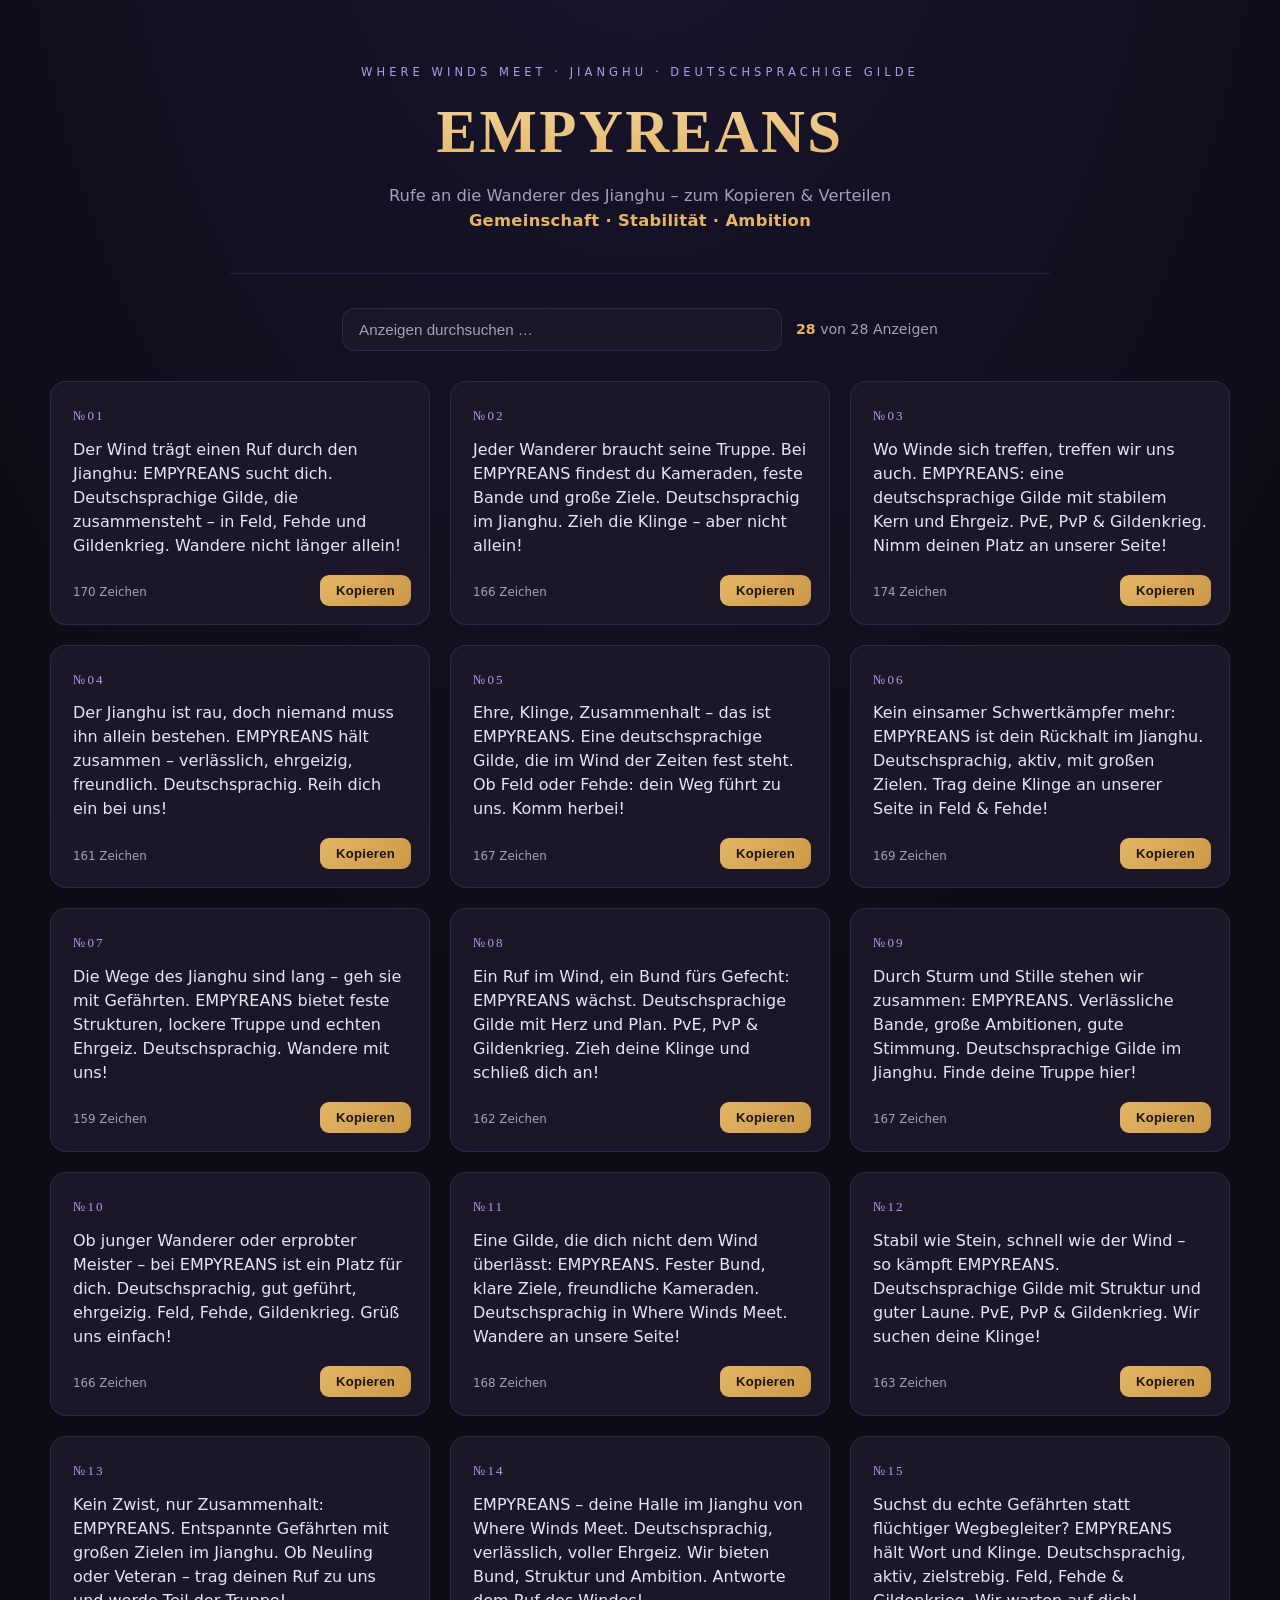
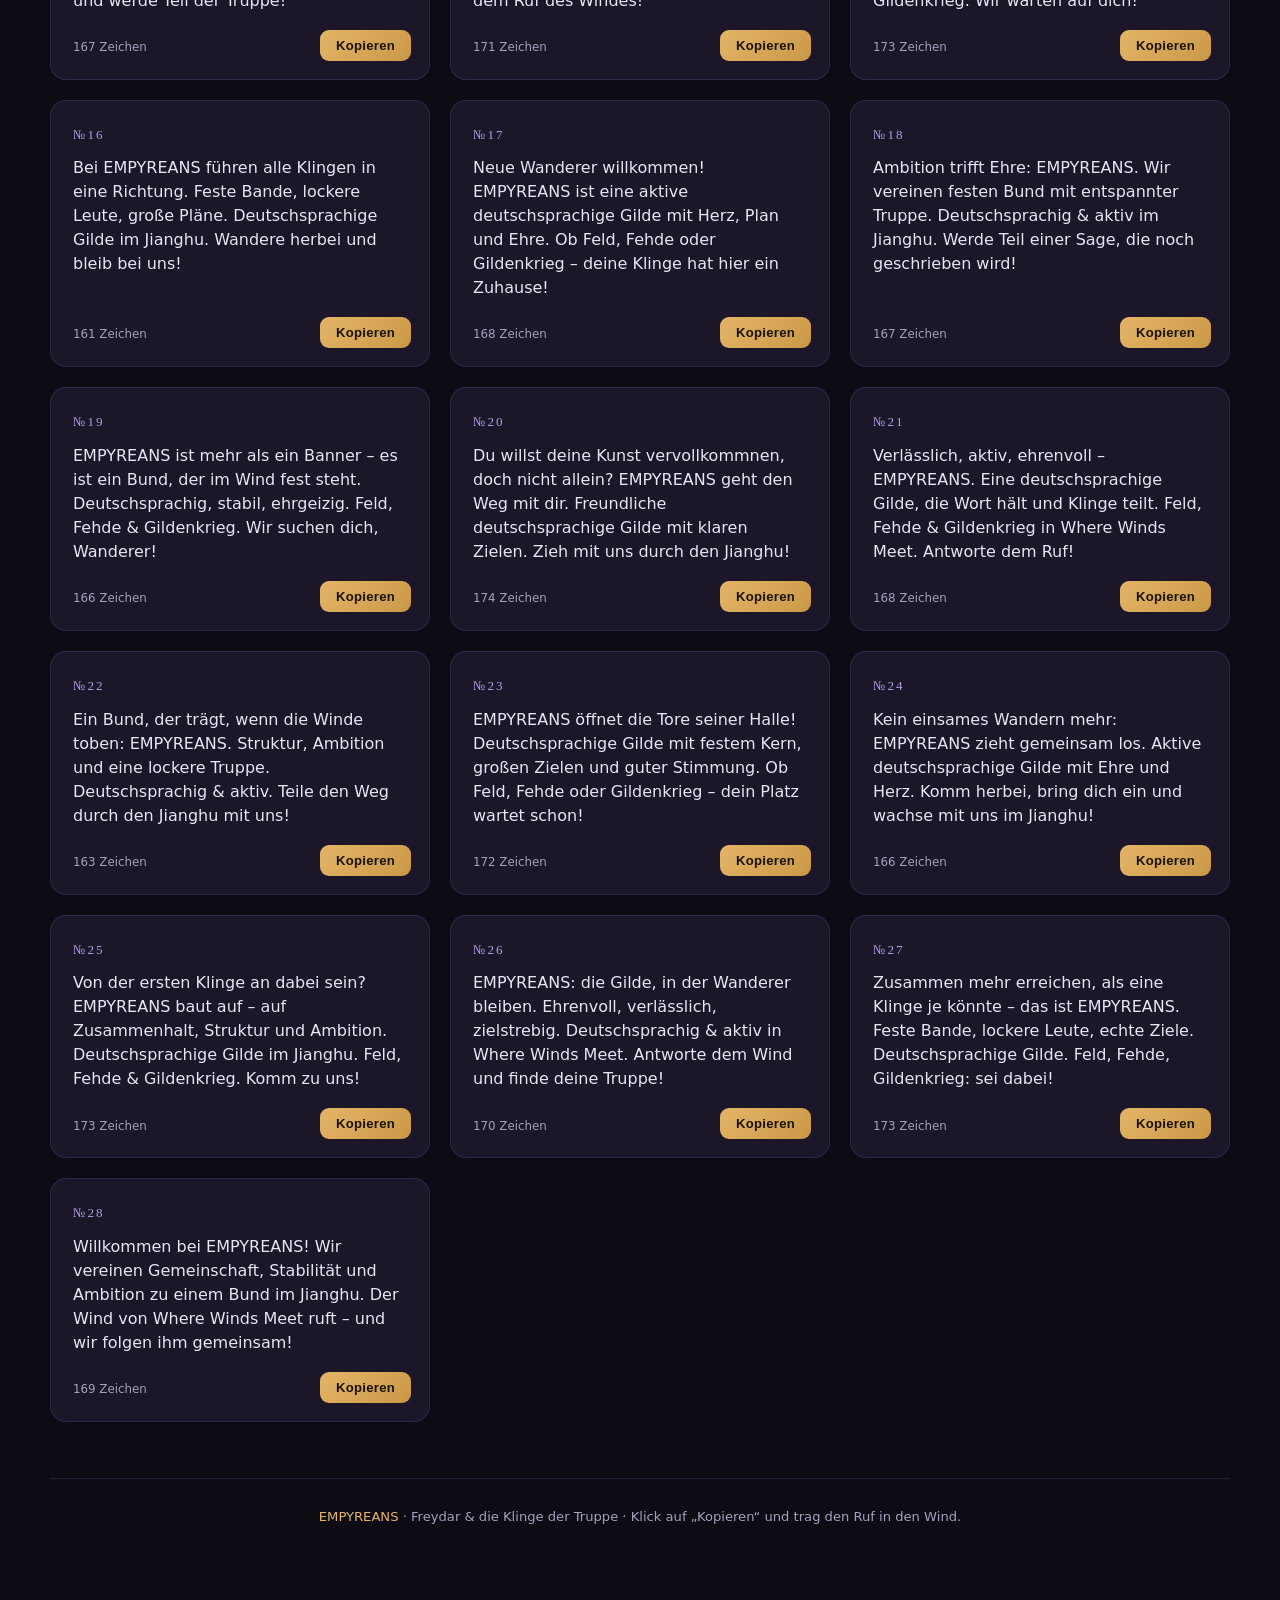
<file: empyreans-werbung (2).html>
<!DOCTYPE html>
<html lang="de">
<head>
<meta charset="UTF-8">
<meta name="viewport" content="width=device-width, initial-scale=1.0">
<title>EMPYREANS · Rekrutierungs-Anzeigen</title>
<style>
  :root{
    --bg:#0d0b14;
    --bg-soft:#151222;
    --card:#1b1729;
    --card-hover:#221c34;
    --gold:#e5b567;
    --gold-soft:#f0d199;
    --violet:#8b6fd4;
    --violet-soft:#b09ce6;
    --text:#e8e4f0;
    --text-dim:#a79fbd;
    --line:rgba(139,111,212,.18);
  }
  *{box-sizing:border-box;margin:0;padding:0}
  body{
    background:radial-gradient(120% 80% at 50% -10%, #1a1530 0%, var(--bg) 60%);
    color:var(--text);
    font-family:"Segoe UI",system-ui,-apple-system,sans-serif;
    line-height:1.5;
    min-height:100vh;
    padding:0 20px 80px;
  }
  header{
    text-align:center;
    padding:64px 16px 40px;
    max-width:820px;
    margin:0 auto;
    border-bottom:1px solid var(--line);
  }
  .eyebrow{
    letter-spacing:.35em;
    text-transform:uppercase;
    font-size:.72rem;
    color:var(--violet-soft);
    margin-bottom:18px;
  }
  h1{
    font-family:Georgia,"Times New Roman",serif;
    font-size:clamp(2.4rem,6vw,3.8rem);
    font-weight:700;
    letter-spacing:.04em;
    background:linear-gradient(180deg,var(--gold-soft),var(--gold));
    -webkit-background-clip:text;
    background-clip:text;
    -webkit-text-fill-color:transparent;
    line-height:1.1;
  }
  header p{color:var(--text-dim);margin-top:18px;font-size:1.02rem}
  .sub{color:var(--gold);font-weight:600;letter-spacing:.02em}

  .toolbar{
    max-width:1180px;
    margin:34px auto 30px;
    display:flex;
    flex-wrap:wrap;
    gap:14px;
    align-items:center;
    justify-content:center;
  }
  .search{
    flex:1 1 320px;
    max-width:440px;
    background:var(--card);
    border:1px solid var(--line);
    border-radius:12px;
    padding:12px 16px;
    color:var(--text);
    font-size:.95rem;
  }
  .search::placeholder{color:var(--text-dim)}
  .search:focus{outline:2px solid var(--violet);border-color:transparent}
  .count{color:var(--text-dim);font-size:.88rem}
  .count b{color:var(--gold)}

  .grid{
    max-width:1180px;
    margin:0 auto;
    display:grid;
    grid-template-columns:repeat(auto-fill,minmax(320px,1fr));
    gap:20px;
  }
  .card{
    position:relative;
    background:var(--card);
    border:1px solid var(--line);
    border-radius:16px;
    padding:24px 22px 66px;
    transition:transform .18s ease,border-color .18s ease,background .18s ease;
  }
  .card:hover{
    transform:translateY(-4px);
    background:var(--card-hover);
    border-color:rgba(229,181,103,.4);
  }
  .card .num{
    font-family:Georgia,serif;
    font-size:.82rem;
    letter-spacing:.15em;
    color:var(--violet-soft);
    display:block;
    margin-bottom:12px;
  }
  .card .num::before{content:"\2116 "}
  .card .ad{font-size:1rem;color:var(--text)}
  .card .len{
    position:absolute;
    left:22px;
    bottom:22px;
    font-size:.74rem;
    color:var(--text-dim);
  }
  .copy-btn{
    position:absolute;
    right:18px;
    bottom:18px;
    background:linear-gradient(135deg,var(--gold),#c99847);
    color:#1a1206;
    border:none;
    border-radius:9px;
    padding:8px 16px;
    font-size:.82rem;
    font-weight:700;
    letter-spacing:.02em;
    cursor:pointer;
    transition:filter .15s ease,transform .1s ease;
  }
  .copy-btn:hover{filter:brightness(1.1)}
  .copy-btn:active{transform:scale(.95)}
  .copy-btn.done{
    background:linear-gradient(135deg,var(--violet),#6d54b0);
    color:#fff;
  }
  footer{
    text-align:center;
    color:var(--text-dim);
    font-size:.82rem;
    margin-top:56px;
    padding-top:28px;
    border-top:1px solid var(--line);
    max-width:1180px;
    margin-left:auto;
    margin-right:auto;
  }
  footer span{color:var(--gold)}
  .no-results{
    grid-column:1/-1;
    text-align:center;
    color:var(--text-dim);
    padding:40px;
  }
</style>
</head>
<body>
  <header>
    <div class="eyebrow">Where Winds Meet &middot; Jianghu &middot; Deutschsprachige Gilde</div>
    <h1>EMPYREANS</h1>
    <p>Rufe an die Wanderer des Jianghu &ndash; zum Kopieren &amp; Verteilen<br>
    <span class="sub">Gemeinschaft &middot; Stabilit&auml;t &middot; Ambition</span></p>
  </header>

  <div class="toolbar">
    <input type="text" class="search" id="search" placeholder="Anzeigen durchsuchen &hellip;" aria-label="Anzeigen durchsuchen">
    <div class="count" id="count"></div>
  </div>

  <main class="grid" id="grid"></main>

  <footer>
    <span>EMPYREANS</span> &middot; Freydar &amp; die Klinge der Truppe &middot; Klick auf &bdquo;Kopieren&ldquo; und trag den Ruf in den Wind.
  </footer>

<script>
const ads = [
  "Der Wind trägt einen Ruf durch den Jianghu: EMPYREANS sucht dich. Deutschsprachige Gilde, die zusammensteht – in Feld, Fehde und Gildenkrieg. Wandere nicht länger allein!",
  "Jeder Wanderer braucht seine Truppe. Bei EMPYREANS findest du Kameraden, feste Bande und große Ziele. Deutschsprachig im Jianghu. Zieh die Klinge – aber nicht allein!",
  "Wo Winde sich treffen, treffen wir uns auch. EMPYREANS: eine deutschsprachige Gilde mit stabilem Kern und Ehrgeiz. PvE, PvP & Gildenkrieg. Nimm deinen Platz an unserer Seite!",
  "Der Jianghu ist rau, doch niemand muss ihn allein bestehen. EMPYREANS hält zusammen – verlässlich, ehrgeizig, freundlich. Deutschsprachig. Reih dich ein bei uns!",
  "Ehre, Klinge, Zusammenhalt – das ist EMPYREANS. Eine deutschsprachige Gilde, die im Wind der Zeiten fest steht. Ob Feld oder Fehde: dein Weg führt zu uns. Komm herbei!",
  "Kein einsamer Schwertkämpfer mehr: EMPYREANS ist dein Rückhalt im Jianghu. Deutschsprachig, aktiv, mit großen Zielen. Trag deine Klinge an unserer Seite in Feld & Fehde!",
  "Die Wege des Jianghu sind lang – geh sie mit Gefährten. EMPYREANS bietet feste Strukturen, lockere Truppe und echten Ehrgeiz. Deutschsprachig. Wandere mit uns!",
  "Ein Ruf im Wind, ein Bund fürs Gefecht: EMPYREANS wächst. Deutschsprachige Gilde mit Herz und Plan. PvE, PvP & Gildenkrieg. Zieh deine Klinge und schließ dich an!",
  "Durch Sturm und Stille stehen wir zusammen: EMPYREANS. Verlässliche Bande, große Ambitionen, gute Stimmung. Deutschsprachige Gilde im Jianghu. Finde deine Truppe hier!",
  "Ob junger Wanderer oder erprobter Meister – bei EMPYREANS ist ein Platz für dich. Deutschsprachig, gut geführt, ehrgeizig. Feld, Fehde, Gildenkrieg. Grüß uns einfach!",
  "Eine Gilde, die dich nicht dem Wind überlässt: EMPYREANS. Fester Bund, klare Ziele, freundliche Kameraden. Deutschsprachig in Where Winds Meet. Wandere an unsere Seite!",
  "Stabil wie Stein, schnell wie der Wind – so kämpft EMPYREANS. Deutschsprachige Gilde mit Struktur und guter Laune. PvE, PvP & Gildenkrieg. Wir suchen deine Klinge!",
  "Kein Zwist, nur Zusammenhalt: EMPYREANS. Entspannte Gefährten mit großen Zielen im Jianghu. Ob Neuling oder Veteran – trag deinen Ruf zu uns und werde Teil der Truppe!",
  "EMPYREANS – deine Halle im Jianghu von Where Winds Meet. Deutschsprachig, verlässlich, voller Ehrgeiz. Wir bieten Bund, Struktur und Ambition. Antworte dem Ruf des Windes!",
  "Suchst du echte Gefährten statt flüchtiger Wegbegleiter? EMPYREANS hält Wort und Klinge. Deutschsprachig, aktiv, zielstrebig. Feld, Fehde & Gildenkrieg. Wir warten auf dich!",
  "Bei EMPYREANS führen alle Klingen in eine Richtung. Feste Bande, lockere Leute, große Pläne. Deutschsprachige Gilde im Jianghu. Wandere herbei und bleib bei uns!",
  "Neue Wanderer willkommen! EMPYREANS ist eine aktive deutschsprachige Gilde mit Herz, Plan und Ehre. Ob Feld, Fehde oder Gildenkrieg – deine Klinge hat hier ein Zuhause!",
  "Ambition trifft Ehre: EMPYREANS. Wir vereinen festen Bund mit entspannter Truppe. Deutschsprachig & aktiv im Jianghu. Werde Teil einer Sage, die noch geschrieben wird!",
  "EMPYREANS ist mehr als ein Banner – es ist ein Bund, der im Wind fest steht. Deutschsprachig, stabil, ehrgeizig. Feld, Fehde & Gildenkrieg. Wir suchen dich, Wanderer!",
  "Du willst deine Kunst vervollkommnen, doch nicht allein? EMPYREANS geht den Weg mit dir. Freundliche deutschsprachige Gilde mit klaren Zielen. Zieh mit uns durch den Jianghu!",
  "Verlässlich, aktiv, ehrenvoll – EMPYREANS. Eine deutschsprachige Gilde, die Wort hält und Klinge teilt. Feld, Fehde & Gildenkrieg in Where Winds Meet. Antworte dem Ruf!",
  "Ein Bund, der trägt, wenn die Winde toben: EMPYREANS. Struktur, Ambition und eine lockere Truppe. Deutschsprachig & aktiv. Teile den Weg durch den Jianghu mit uns!",
  "EMPYREANS öffnet die Tore seiner Halle! Deutschsprachige Gilde mit festem Kern, großen Zielen und guter Stimmung. Ob Feld, Fehde oder Gildenkrieg – dein Platz wartet schon!",
  "Kein einsames Wandern mehr: EMPYREANS zieht gemeinsam los. Aktive deutschsprachige Gilde mit Ehre und Herz. Komm herbei, bring dich ein und wachse mit uns im Jianghu!",
  "Von der ersten Klinge an dabei sein? EMPYREANS baut auf – auf Zusammenhalt, Struktur und Ambition. Deutschsprachige Gilde im Jianghu. Feld, Fehde & Gildenkrieg. Komm zu uns!",
  "EMPYREANS: die Gilde, in der Wanderer bleiben. Ehrenvoll, verlässlich, zielstrebig. Deutschsprachig & aktiv in Where Winds Meet. Antworte dem Wind und finde deine Truppe!",
  "Zusammen mehr erreichen, als eine Klinge je könnte – das ist EMPYREANS. Feste Bande, lockere Leute, echte Ziele. Deutschsprachige Gilde. Feld, Fehde, Gildenkrieg: sei dabei!",
  "Willkommen bei EMPYREANS! Wir vereinen Gemeinschaft, Stabilität und Ambition zu einem Bund im Jianghu. Der Wind von Where Winds Meet ruft – und wir folgen ihm gemeinsam!"
];

const grid = document.getElementById('grid');
const search = document.getElementById('search');
const count = document.getElementById('count');

function render(list){
  grid.innerHTML = '';
  if(!list.length){
    grid.innerHTML = '<div class="no-results">Keine Anzeige gefunden.</div>';
  }
  list.forEach(({text,index})=>{
    const card = document.createElement('article');
    card.className = 'card';
    card.innerHTML = `
      <span class="num">${String(index+1).padStart(2,'0')}</span>
      <p class="ad">${text}</p>
      <span class="len">${text.length} Zeichen</span>
      <button class="copy-btn" aria-label="Anzeige kopieren">Kopieren</button>
    `;
    const btn = card.querySelector('.copy-btn');
    btn.addEventListener('click', async ()=>{
      try{
        await navigator.clipboard.writeText(text);
      }catch(e){
        const ta=document.createElement('textarea');
        ta.value=text;document.body.appendChild(ta);ta.select();
        document.execCommand('copy');ta.remove();
      }
      btn.textContent='Kopiert \u2713';
      btn.classList.add('done');
      setTimeout(()=>{btn.textContent='Kopieren';btn.classList.remove('done');},1400);
    });
    grid.appendChild(card);
  });
}

function filter(){
  const q = search.value.trim().toLowerCase();
  const list = ads
    .map((text,index)=>({text,index}))
    .filter(({text})=>text.toLowerCase().includes(q));
  count.innerHTML = `<b>${list.length}</b> von ${ads.length} Anzeigen`;
  render(list);
}

search.addEventListener('input', filter);
filter();
</script>
</body>
</html>
</file>
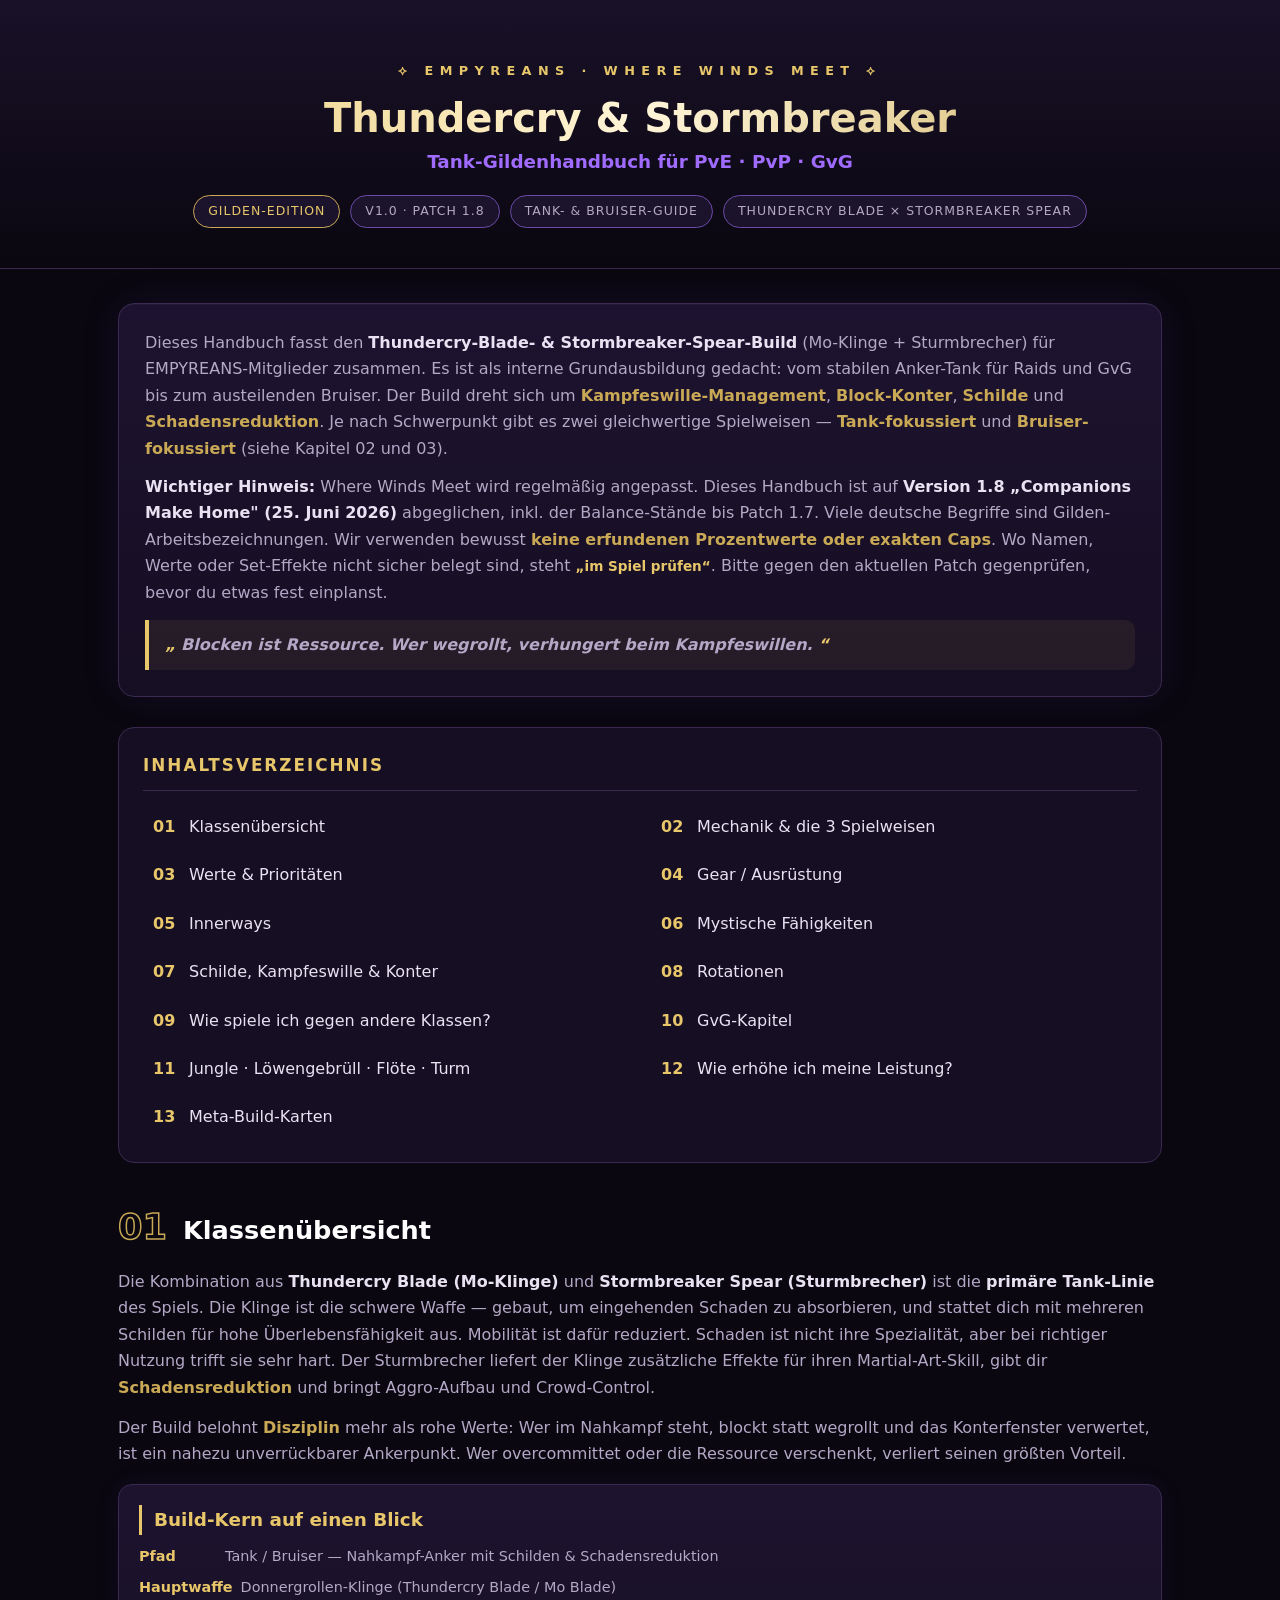
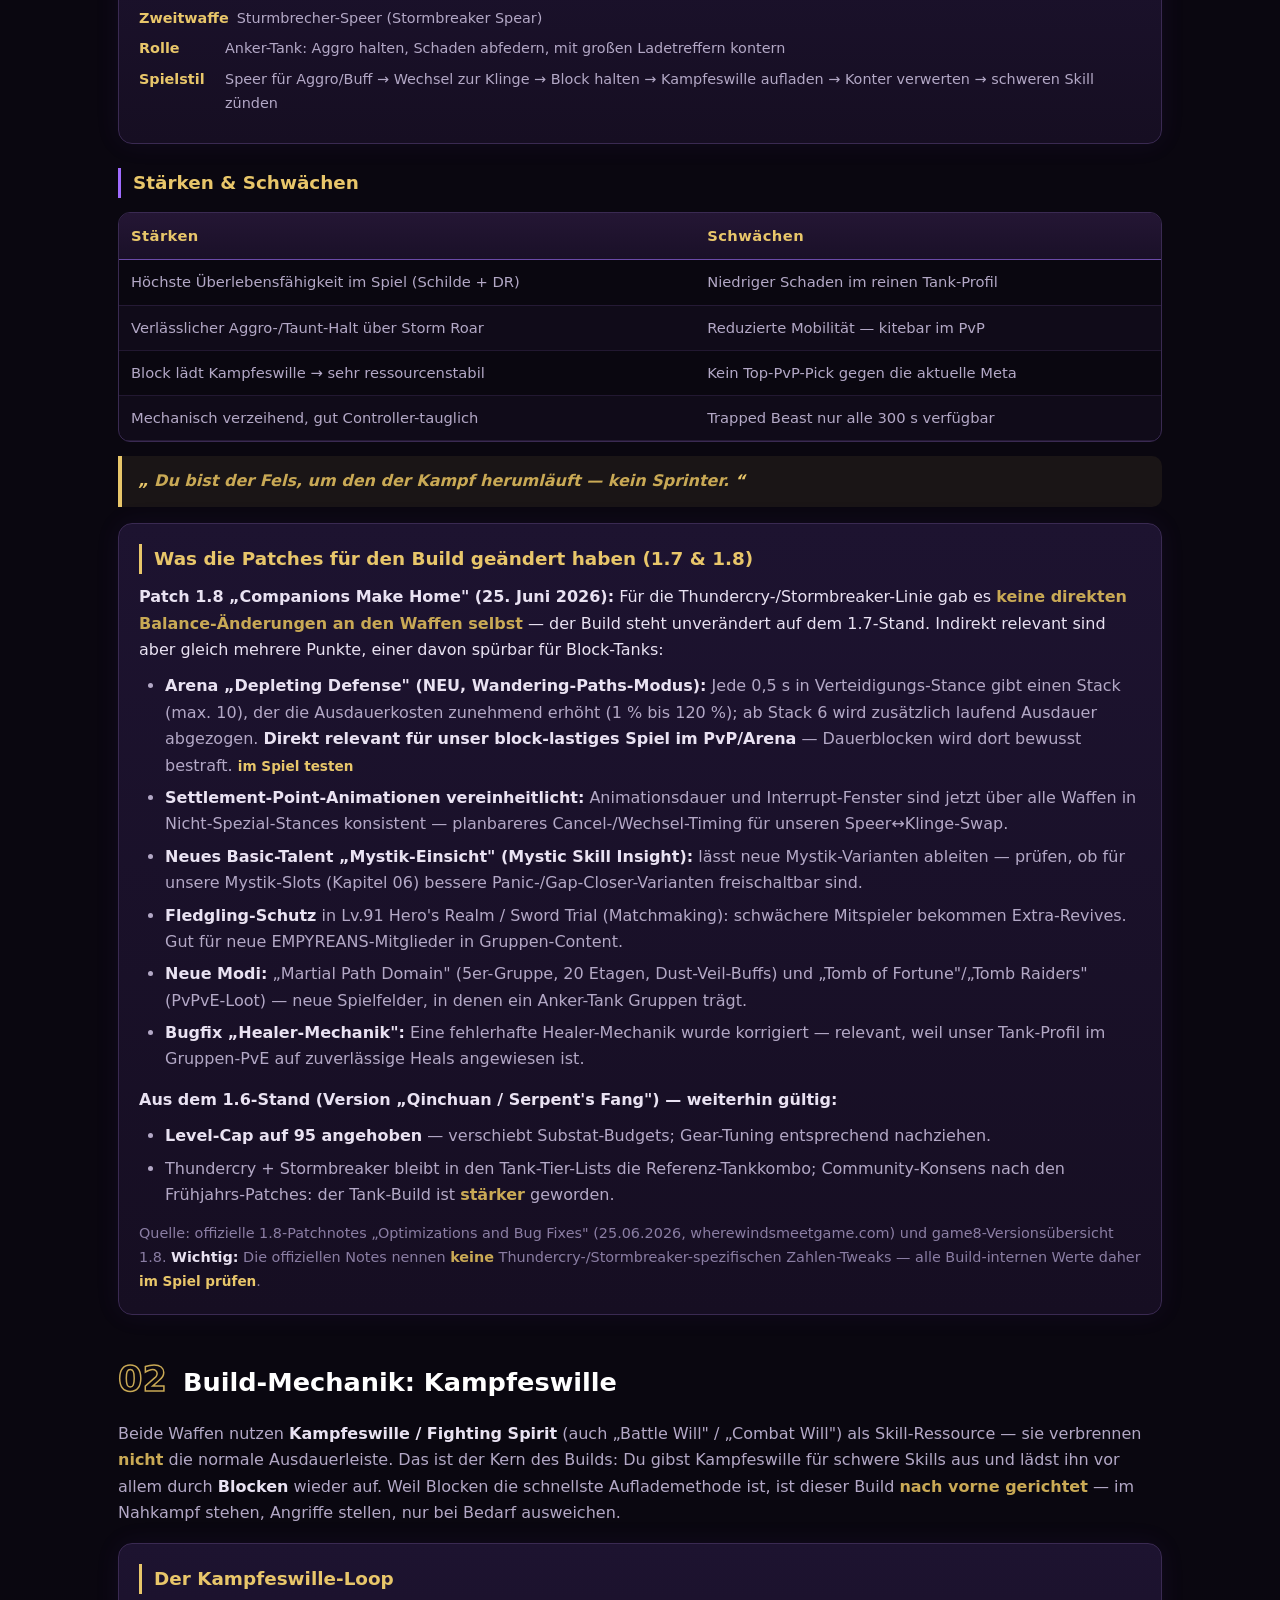
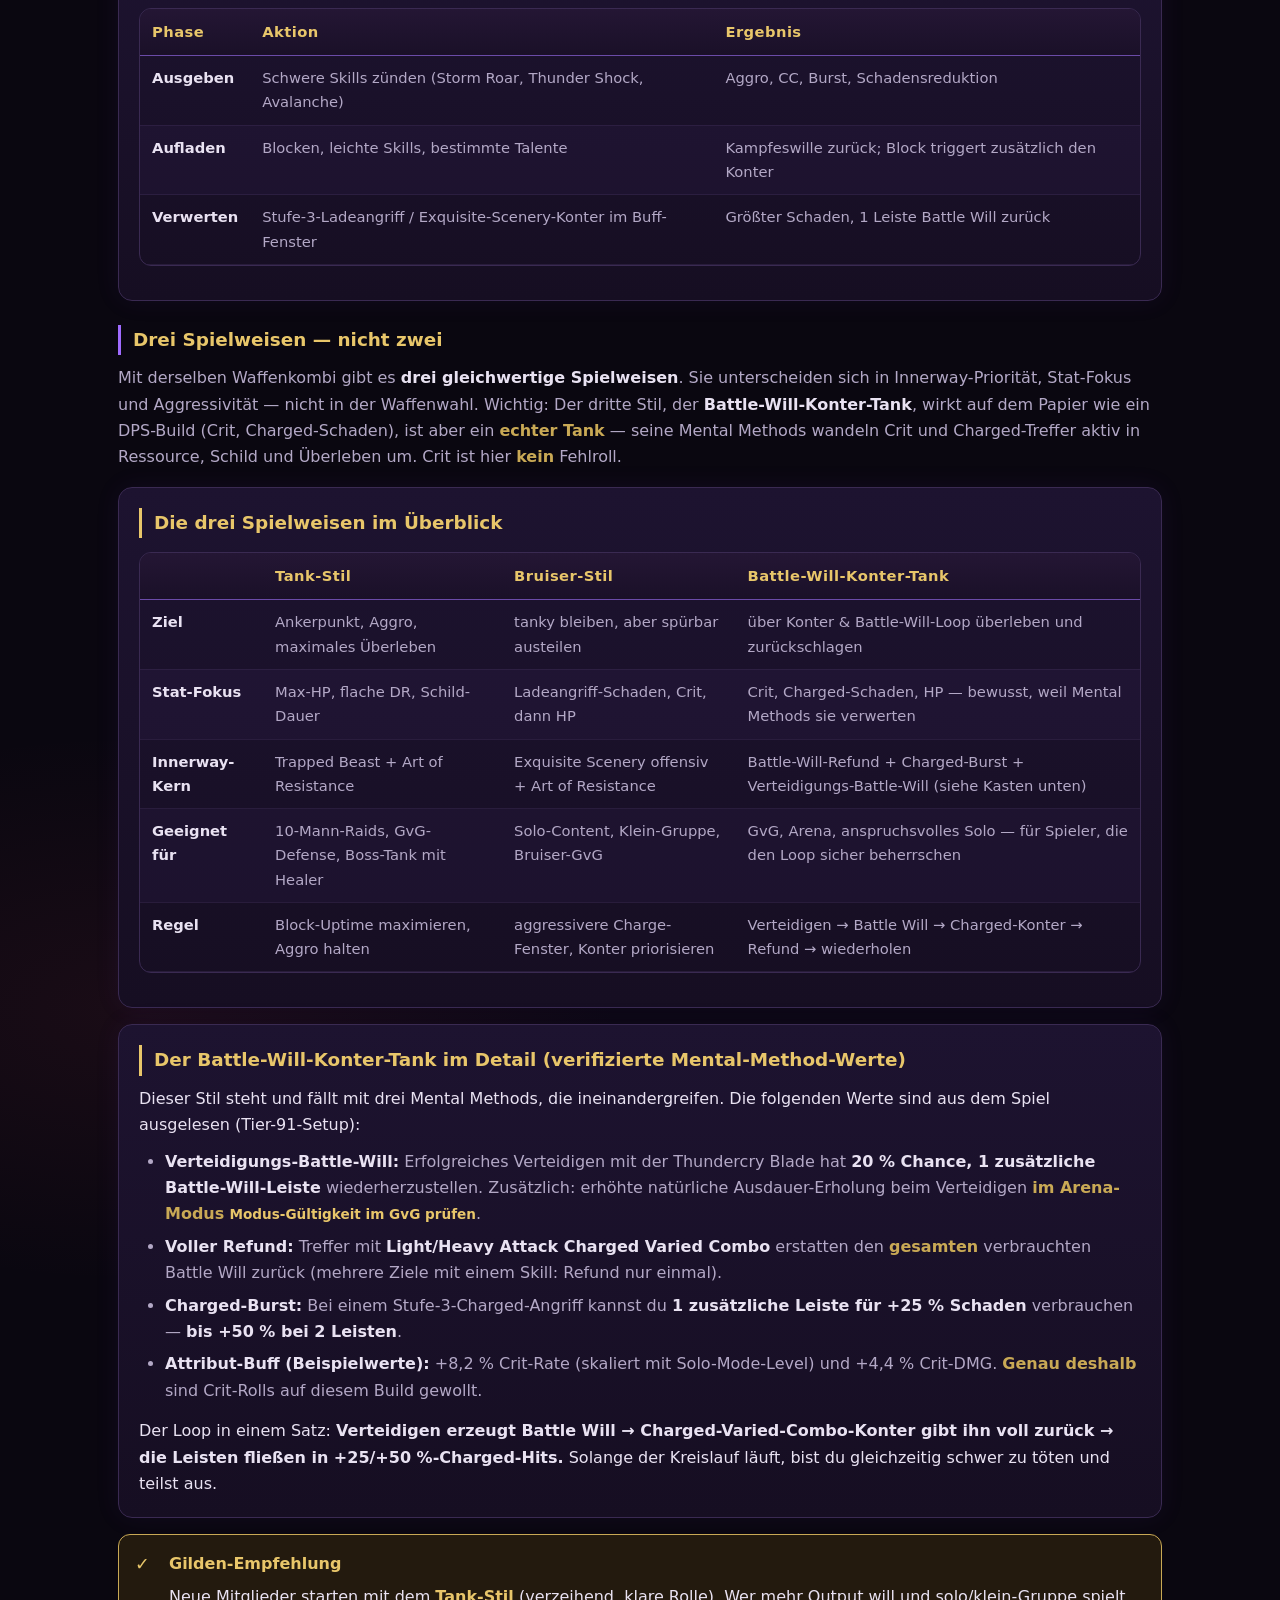
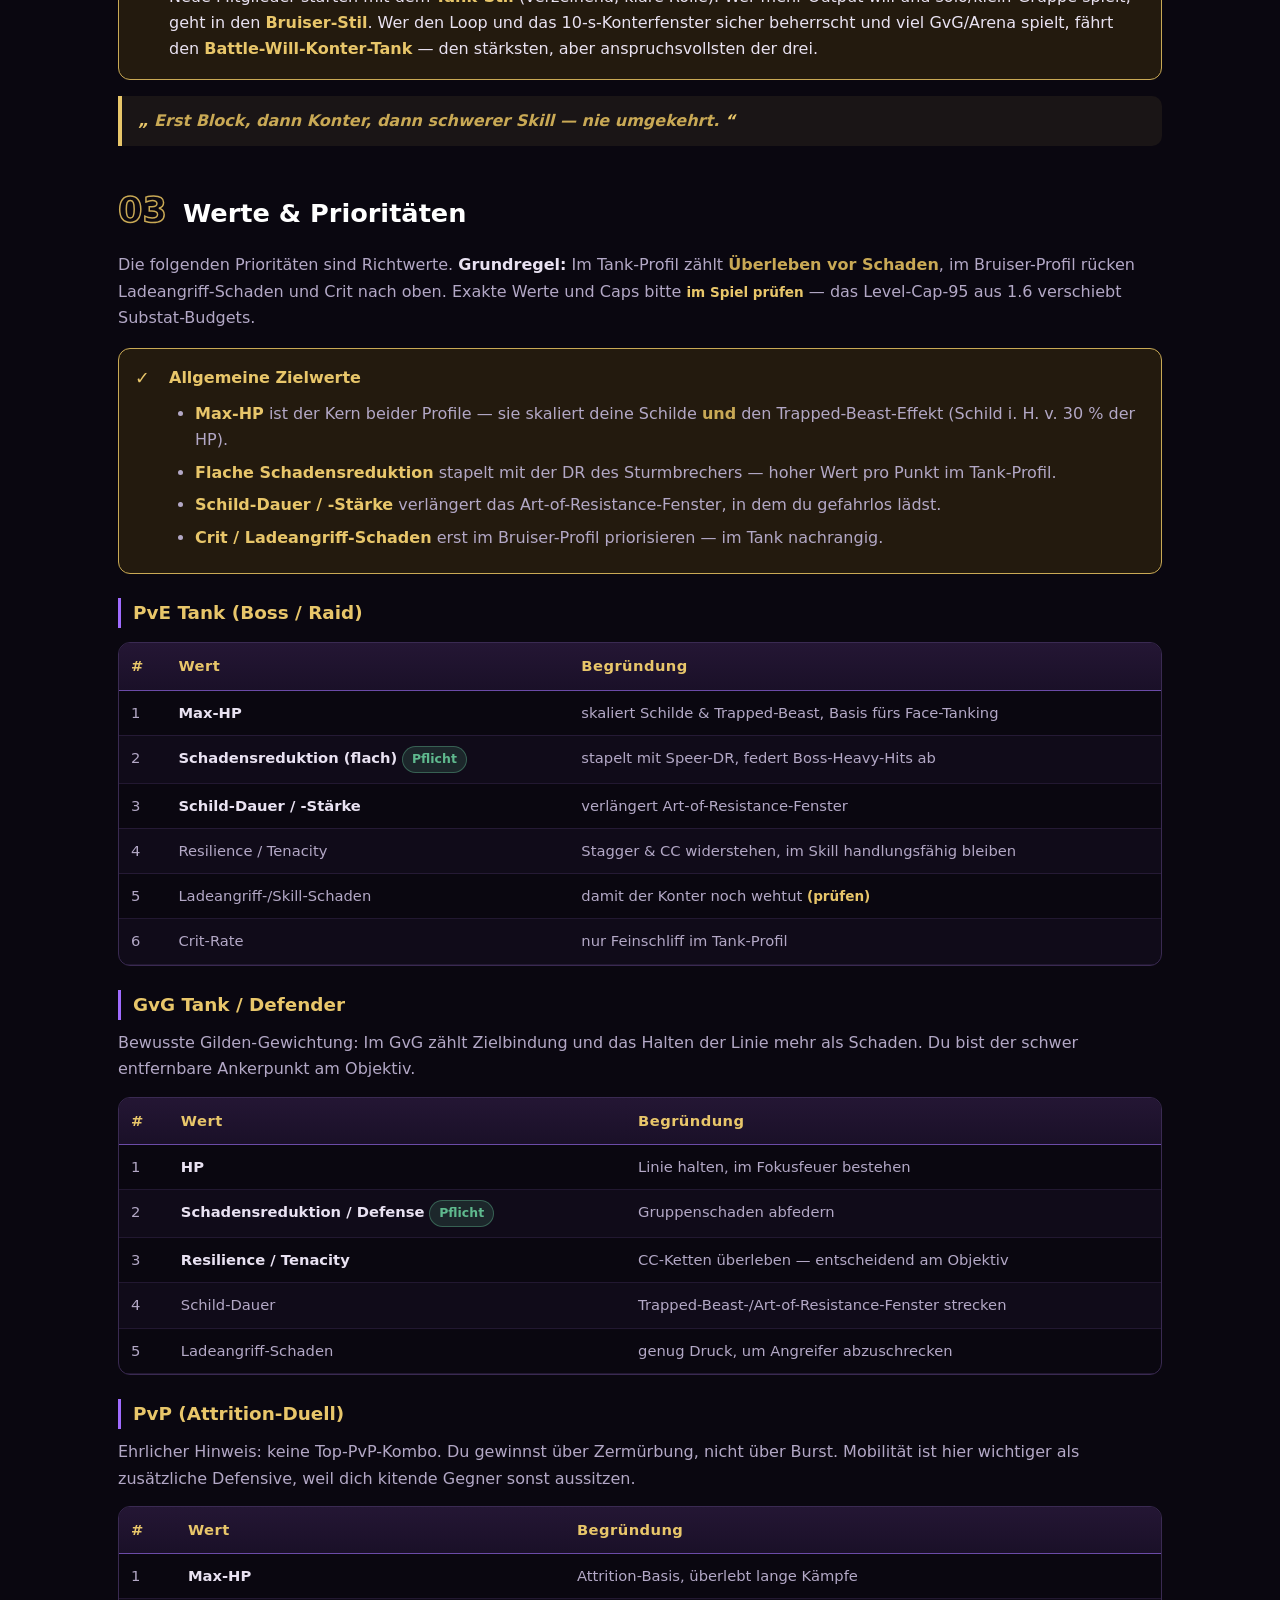
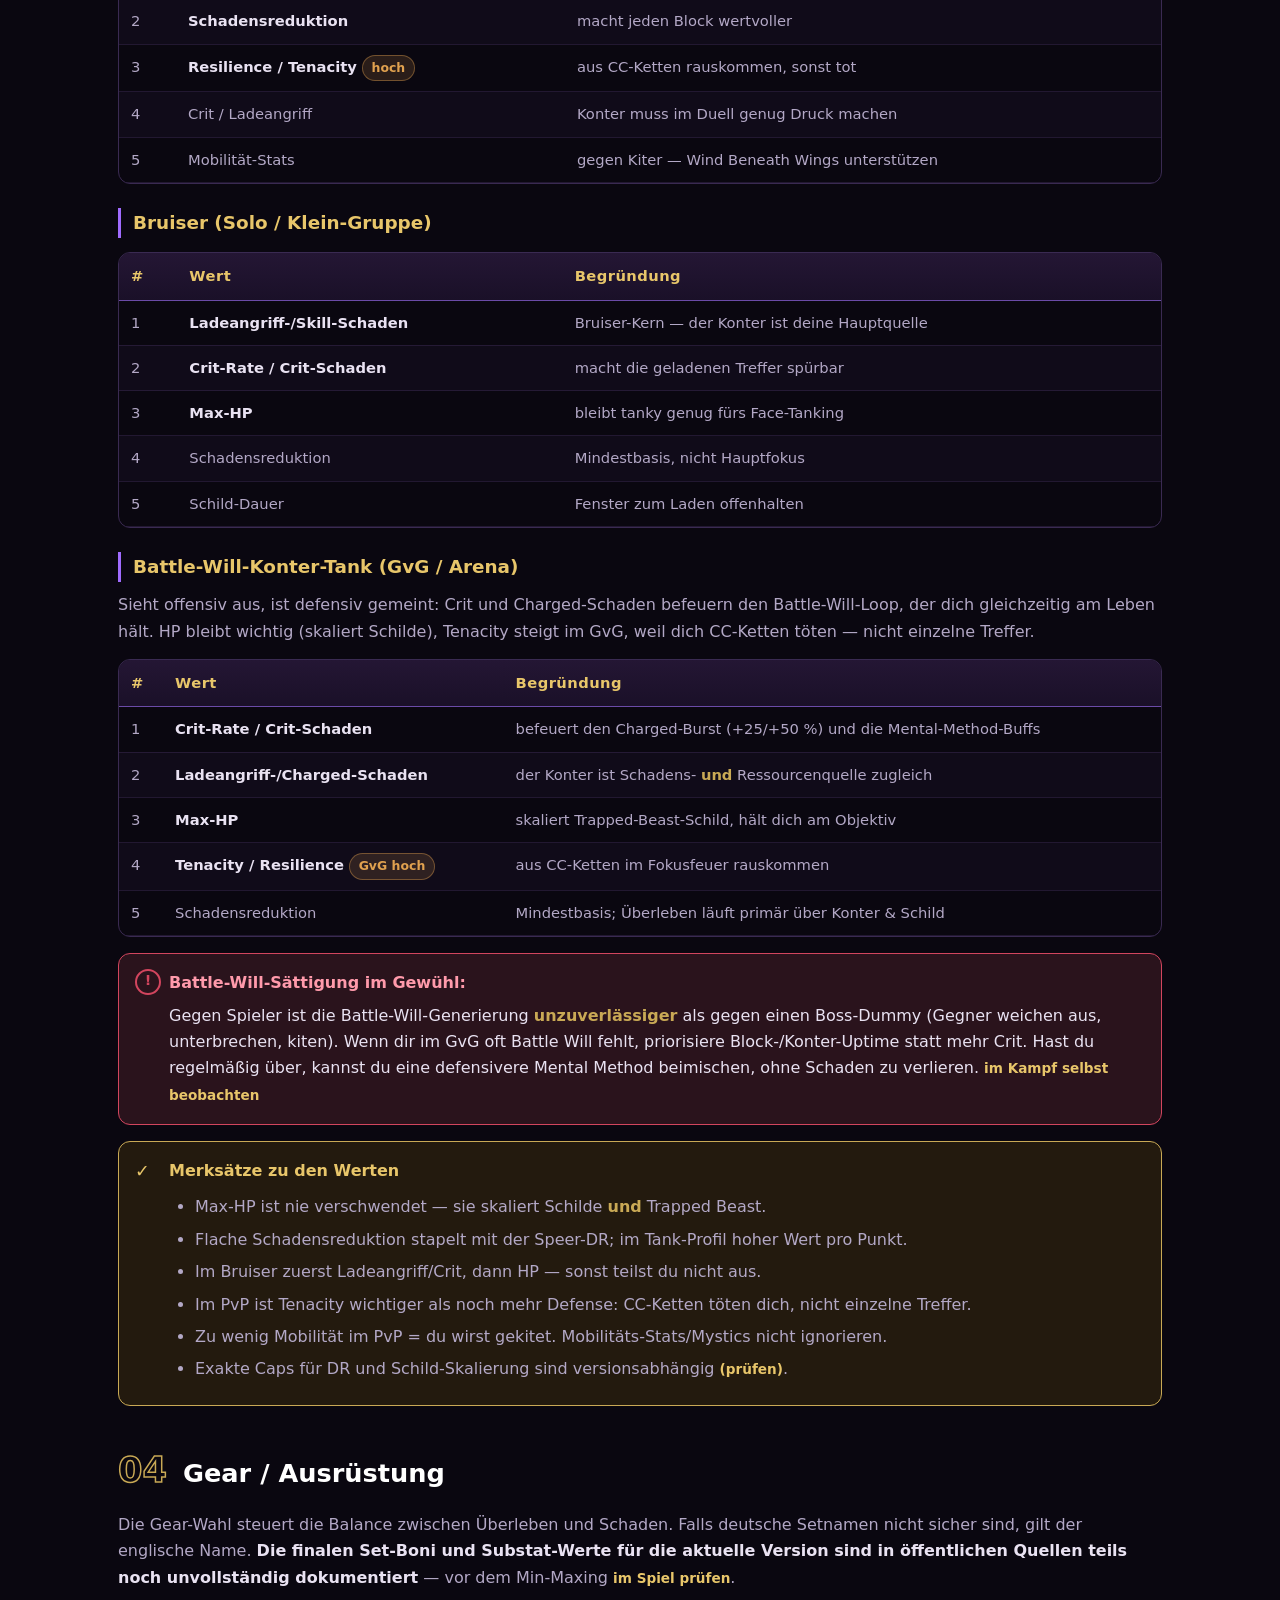
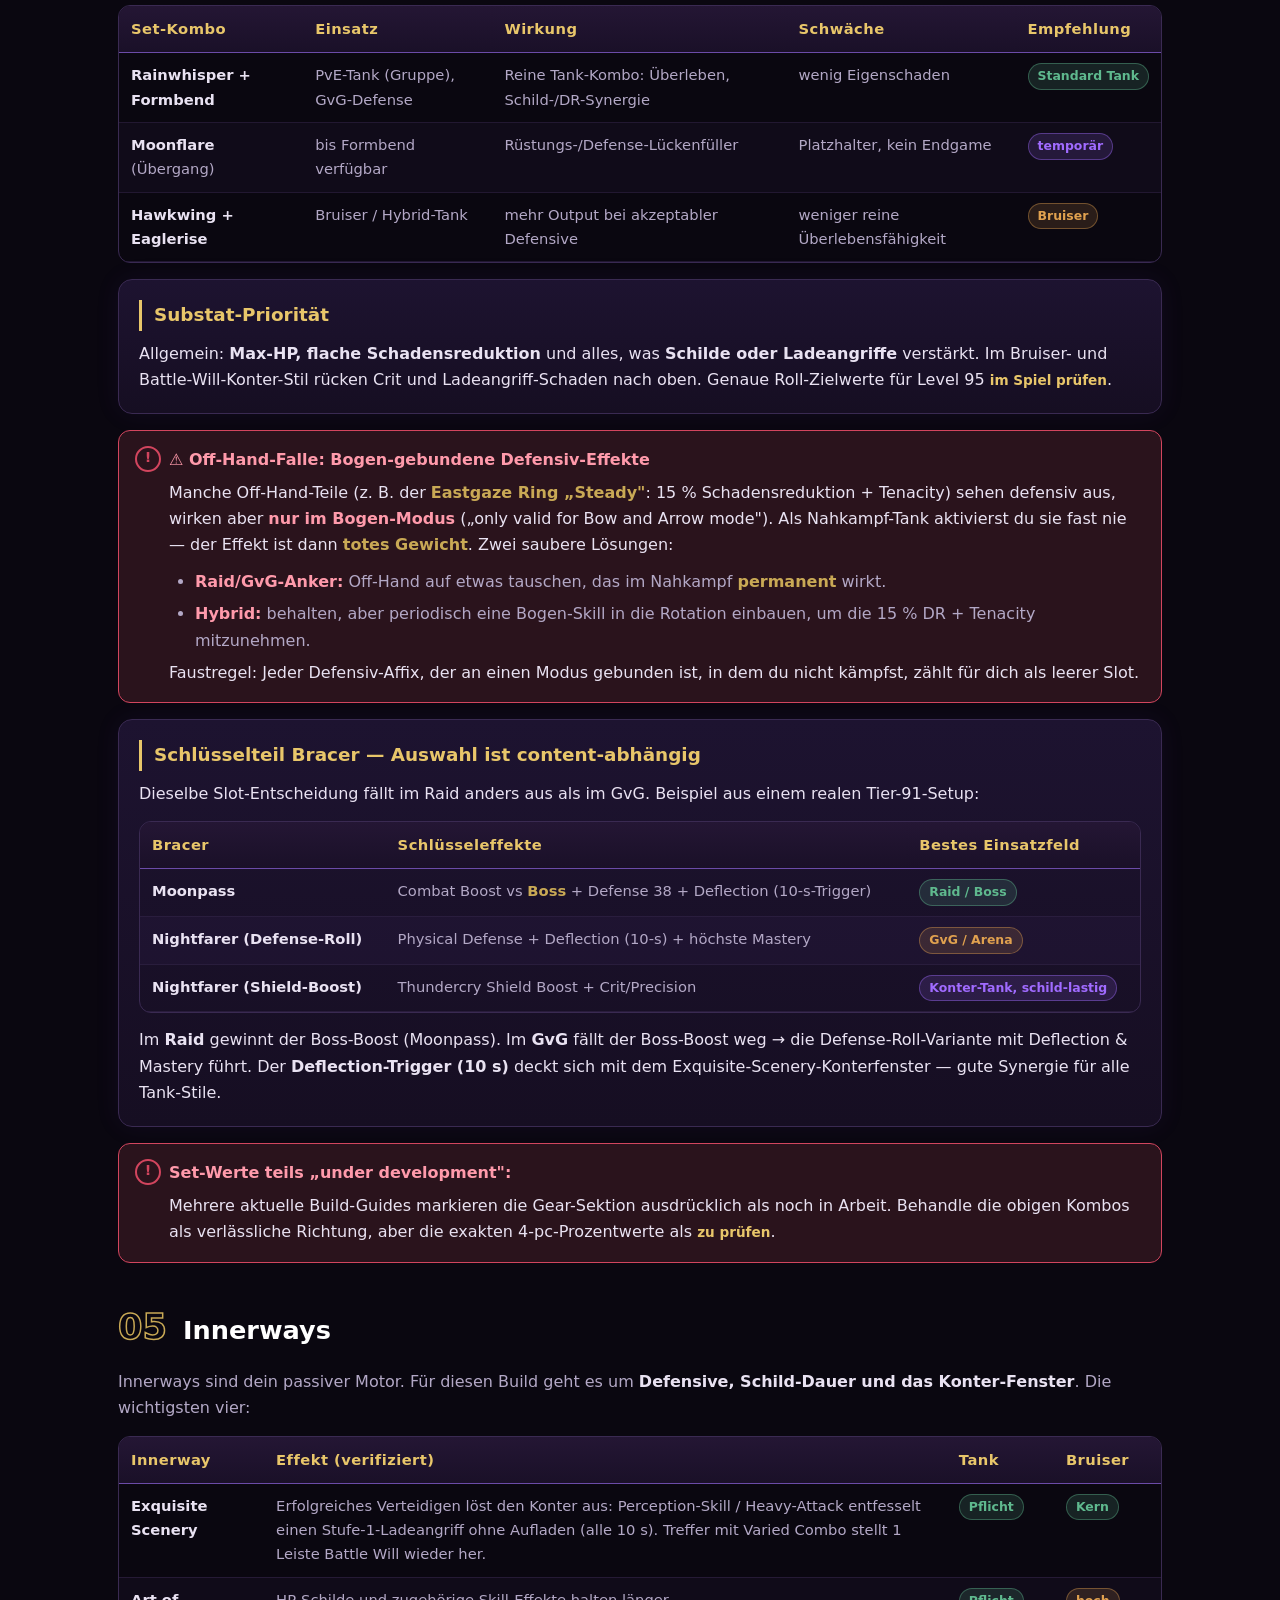
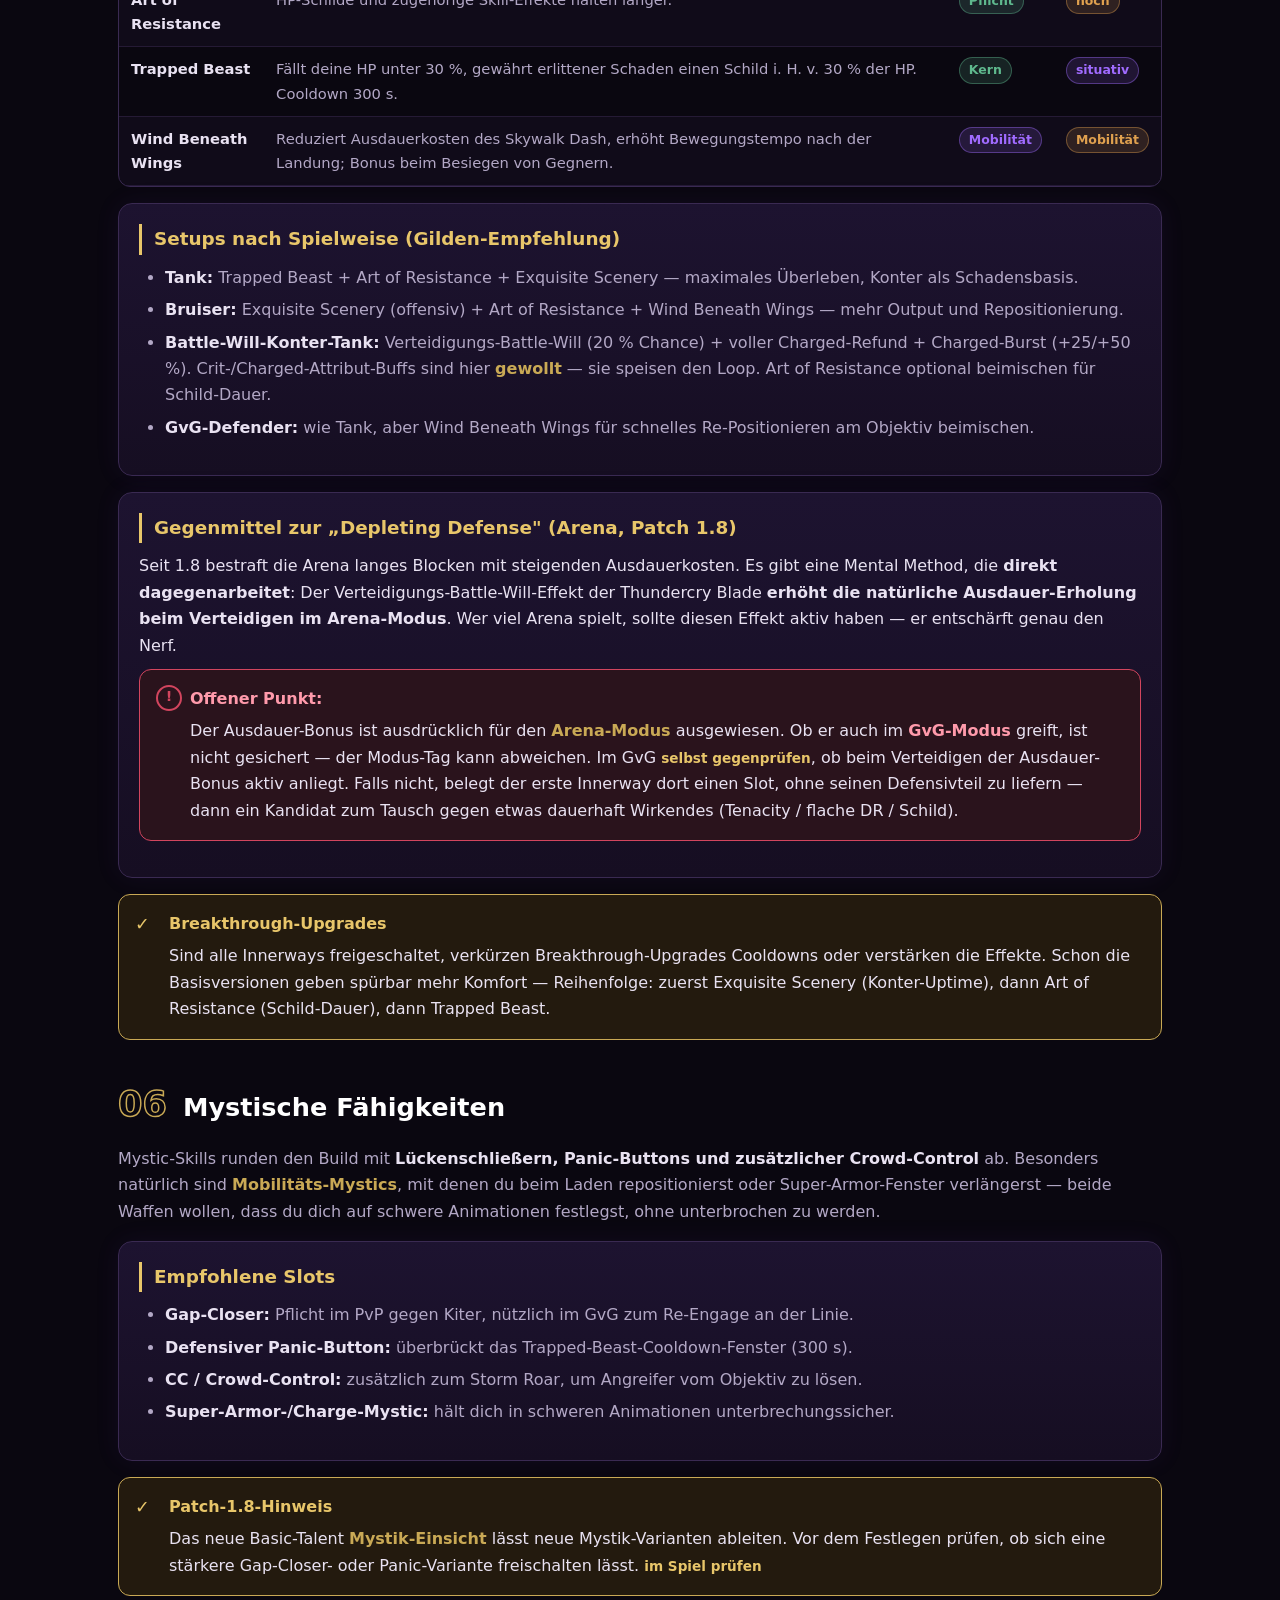
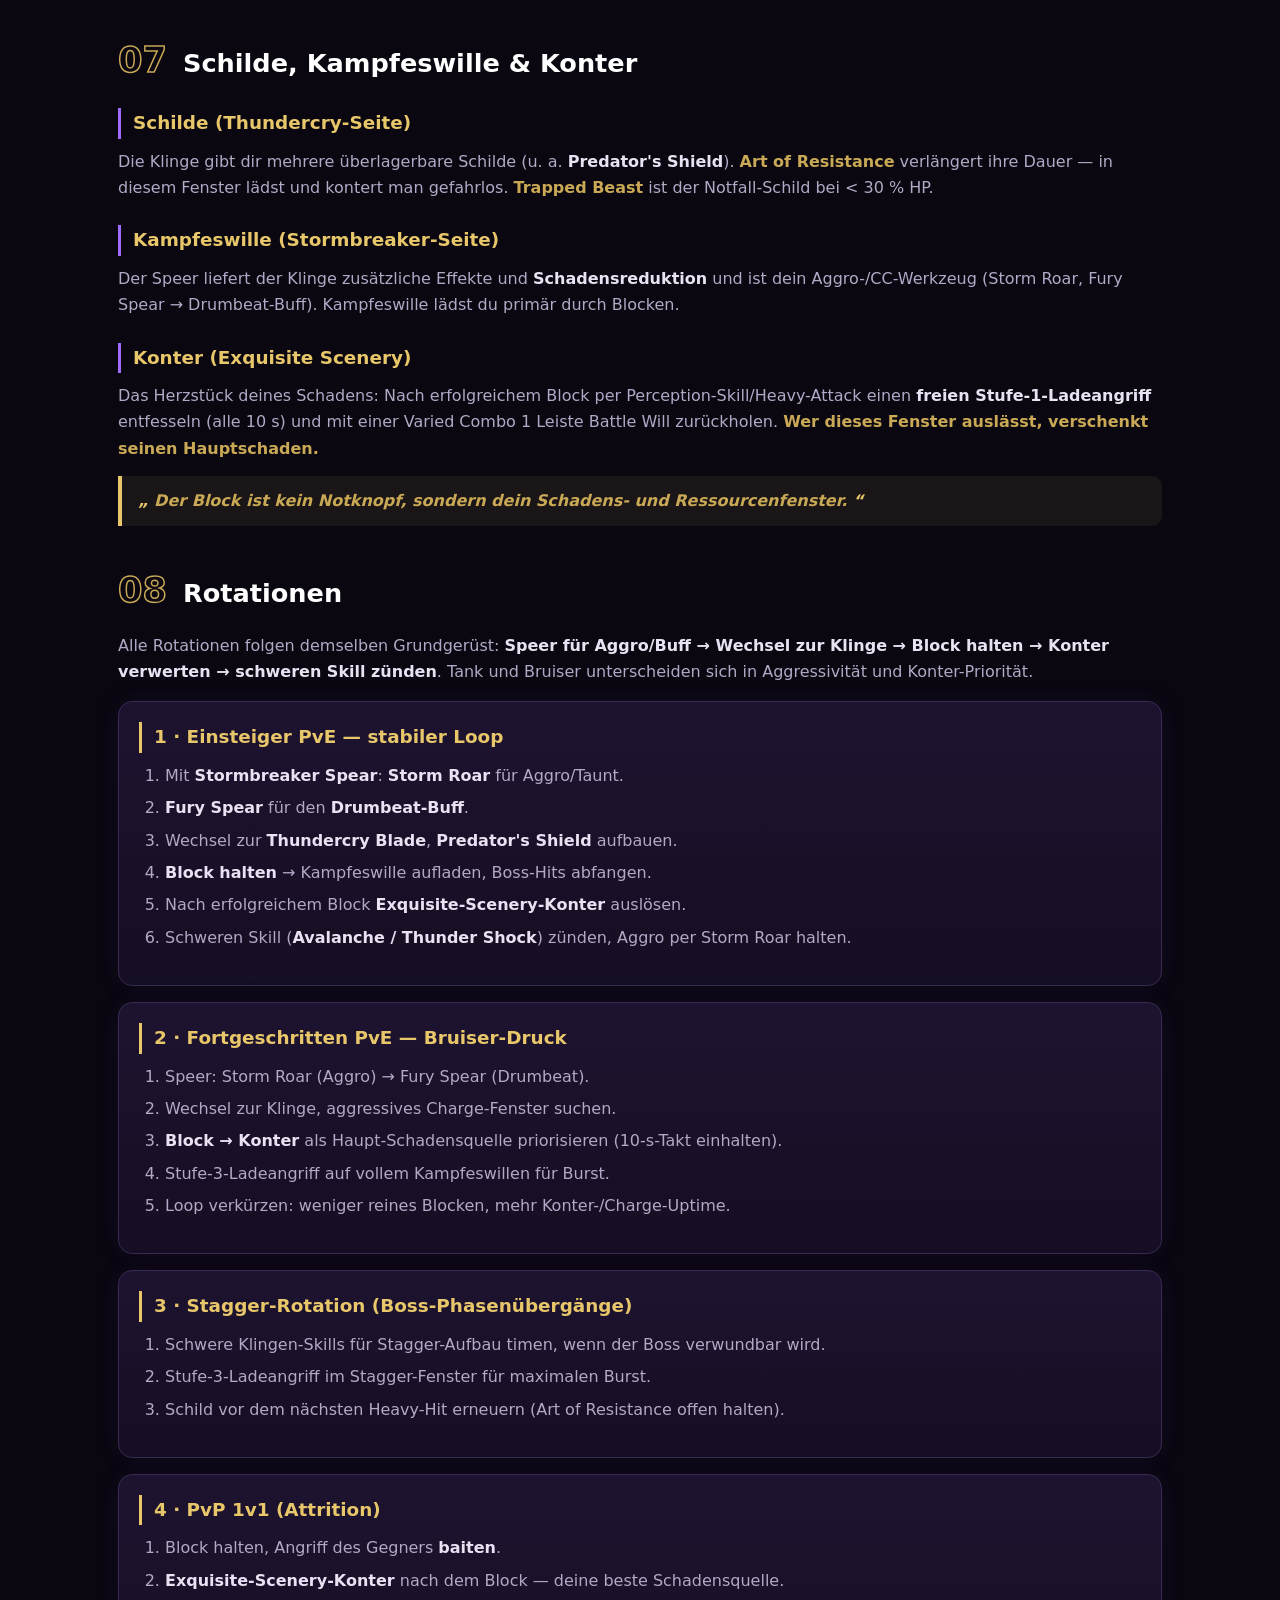
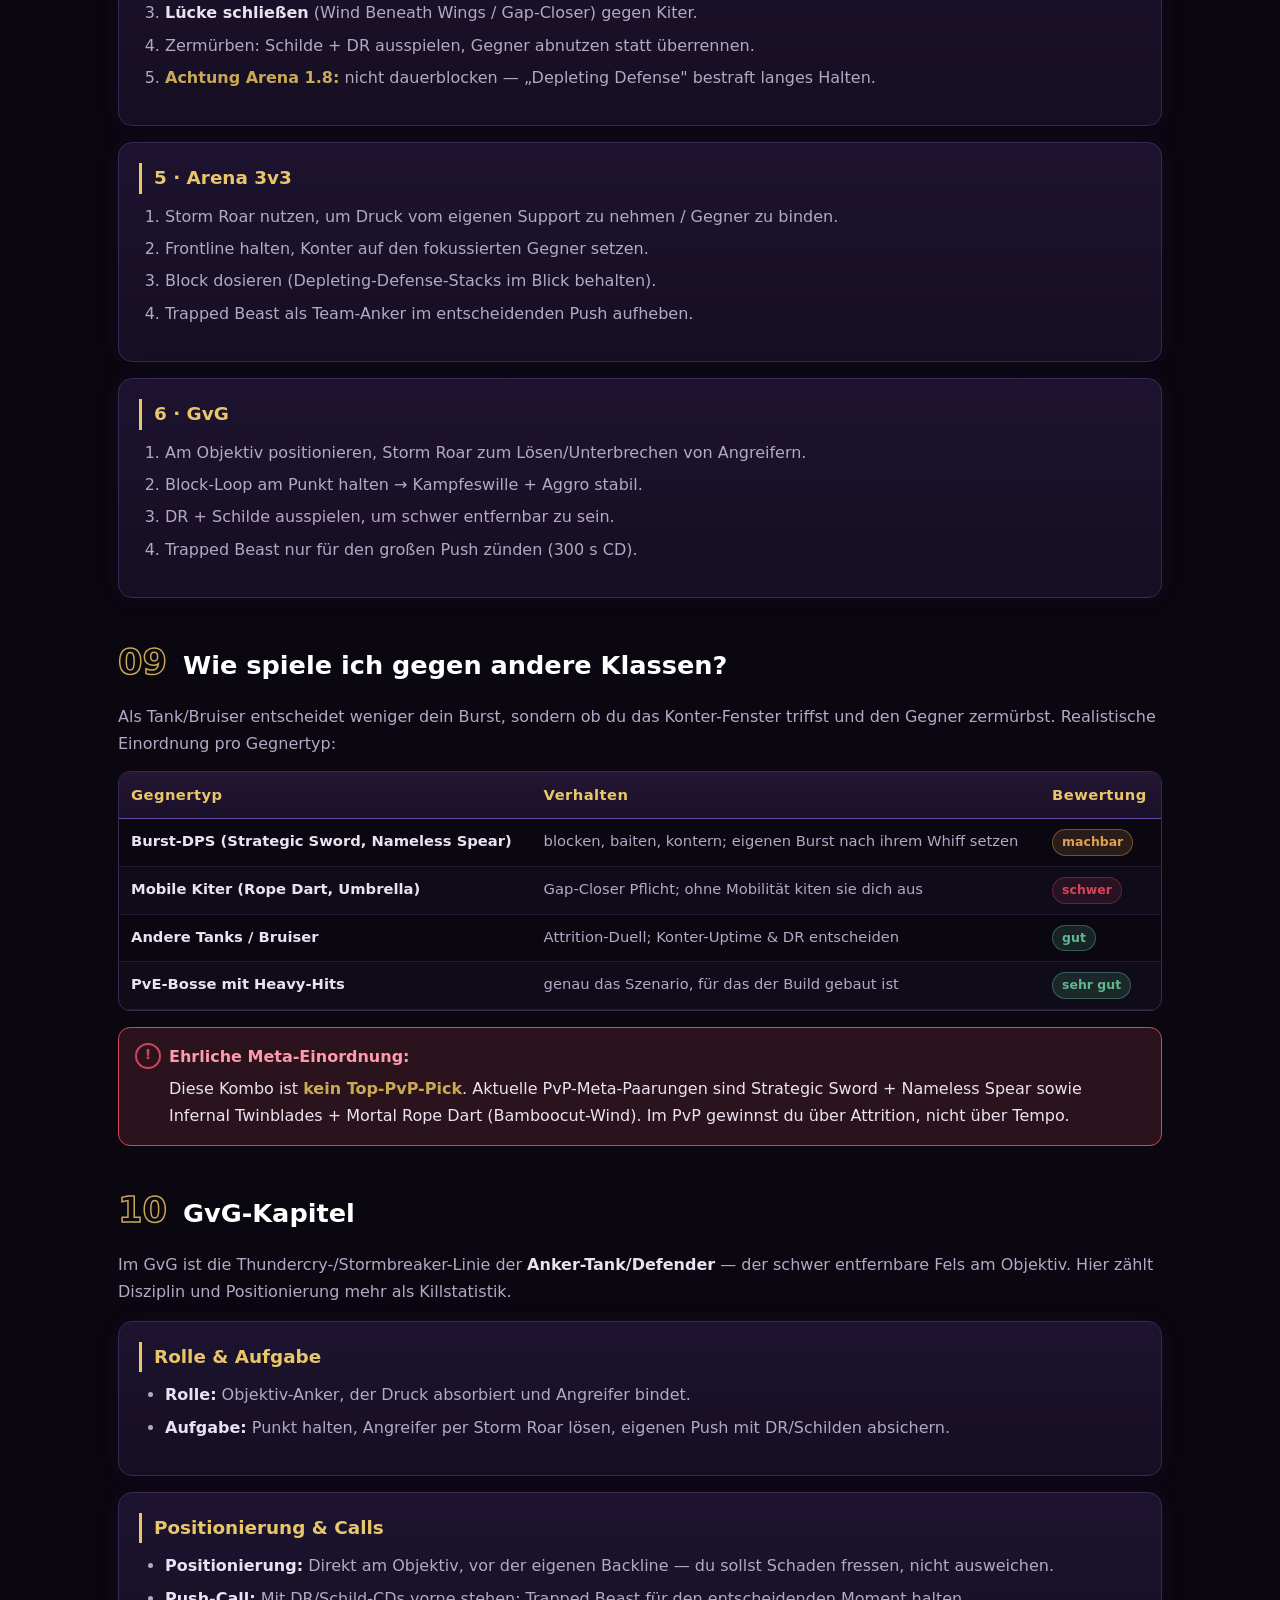
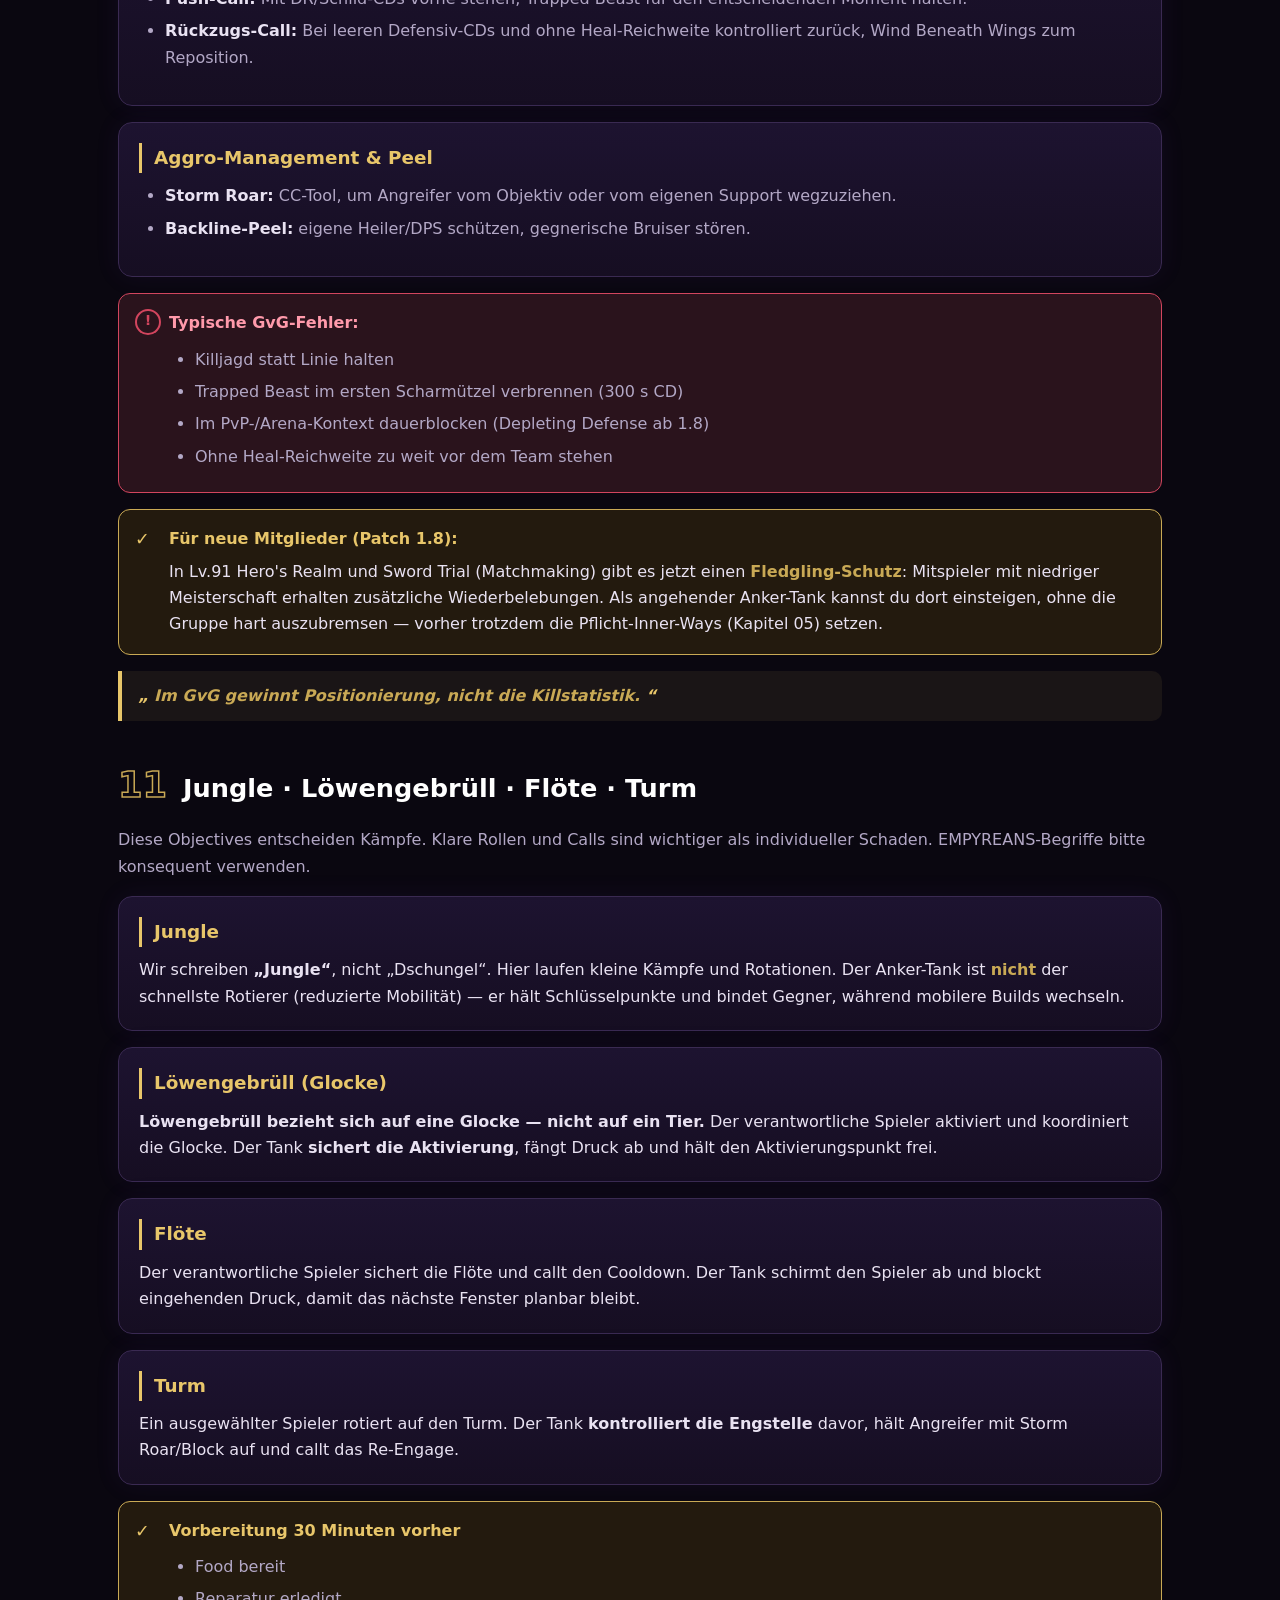
<file: empyreans_guide_v2.html>
<!DOCTYPE html>
<html lang="de">
<head>
<meta charset="UTF-8">
<meta name="viewport" content="width=device-width, initial-scale=1.0">
<title>EMPYREANS · Thundercry &amp; Stormbreaker — Gildenhandbuch</title>
<style>
  :root{
    --bg:#0a0710;
    --bg2:#120a1c;
    --card:#160e22;
    --card2:#1d1330;
    --border:#3a2a52;
    --border-glow:#6b4ba8;
    --gold:#e8c66a;
    --gold-soft:#c9a955;
    --violet:#a06bff;
    --red:#d2455e;
    --text:#e9e2f2;
    --text-dim:#b3a8c6;
    --text-faint:#8a7da3;
    --warn-bg:#2a131c;
    --warn-border:#d2455e;
    --check-bg:#231a0e;
    --check-border:#c9a955;
    --pve:#5fb98e;
    --pvp:#e0a14f;
    --gvg:#c66bd6;
  }
  *{box-sizing:border-box;margin:0;padding:0}
  html{scroll-behavior:smooth}
  body{
    background:
      radial-gradient(1200px 600px at 70% -10%, rgba(120,70,200,0.18), transparent 60%),
      radial-gradient(900px 500px at 10% 20%, rgba(210,69,94,0.08), transparent 55%),
      var(--bg);
    color:var(--text);
    font-family:"Segoe UI",system-ui,-apple-system,Roboto,Arial,sans-serif;
    line-height:1.65;
    font-size:16px;
    padding-bottom:60px;
  }
  .wrap{max-width:1080px;margin:0 auto;padding:0 18px}

  /* HERO */
  header.hero{
    text-align:center;
    padding:60px 18px 40px;
    border-bottom:1px solid var(--border);
    background:linear-gradient(180deg, rgba(160,107,255,0.10), transparent);
  }
  .crest{
    font-size:.8rem;letter-spacing:.5em;text-transform:uppercase;
    color:var(--gold);font-weight:700;margin-bottom:14px;
  }
  header.hero h1{
    font-size:2.5rem;line-height:1.15;font-weight:800;
    background:linear-gradient(90deg,var(--gold),#fff5d8,var(--gold-soft));
    -webkit-background-clip:text;background-clip:text;color:transparent;
    margin-bottom:6px;
  }
  header.hero .sub{
    font-size:1.15rem;color:var(--violet);font-weight:600;margin-bottom:18px;
  }
  .badges{display:flex;gap:10px;justify-content:center;flex-wrap:wrap;margin-top:14px}
  .badge{
    font-size:.78rem;letter-spacing:.08em;text-transform:uppercase;
    padding:5px 14px;border-radius:999px;border:1px solid var(--border-glow);
    background:rgba(107,75,168,0.15);color:var(--text-dim);
  }
  .badge.gold{border-color:var(--gold-soft);color:var(--gold)}

  /* INTRO */
  .intro{
    margin-top:34px;padding:26px;border-radius:16px;
    background:linear-gradient(180deg,var(--card2),var(--card));
    border:1px solid var(--border);
    box-shadow:0 0 40px rgba(120,70,200,0.10), inset 0 1px 0 rgba(255,255,255,0.03);
  }
  .intro p{margin-bottom:12px;color:var(--text-dim)}
  .intro p:last-child{margin-bottom:0}

  /* TOC */
  nav.toc{
    margin-top:30px;padding:24px;border-radius:16px;
    background:var(--card);border:1px solid var(--border);
  }
  nav.toc h2{
    color:var(--gold);font-size:1.05rem;letter-spacing:.12em;text-transform:uppercase;
    margin-bottom:16px;border-bottom:1px solid var(--border);padding-bottom:10px;
  }
  .toc-grid{display:grid;grid-template-columns:repeat(2,1fr);gap:8px 22px}
  nav.toc a{
    display:flex;gap:12px;align-items:baseline;text-decoration:none;
    color:var(--text);padding:7px 10px;border-radius:8px;transition:.18s;
  }
  nav.toc a:hover{background:rgba(160,107,255,0.12);color:#fff}
  nav.toc .num{color:var(--gold);font-weight:700;font-variant-numeric:tabular-nums;min-width:24px}

  /* SECTIONS */
  section{margin-top:46px;scroll-margin-top:20px}
  .chap-head{display:flex;align-items:baseline;gap:16px;margin-bottom:18px}
  .chap-num{
    font-size:2.2rem;font-weight:800;line-height:1;
    color:transparent;-webkit-text-stroke:1.5px var(--gold-soft);
    font-variant-numeric:tabular-nums;
  }
  .chap-head h2{font-size:1.6rem;font-weight:800;color:#fff}
  section > p{color:var(--text-dim);margin-bottom:14px}
  section h3{
    color:var(--gold);font-size:1.15rem;margin:24px 0 10px;
    padding-left:12px;border-left:3px solid var(--violet);
  }
  section h4{color:var(--violet);font-size:1rem;margin:16px 0 8px}
  ul,ol{margin:10px 0 14px 26px;color:var(--text-dim)}
  li{margin-bottom:6px}
  strong{color:var(--text)}
  em{color:var(--gold-soft);font-style:normal;font-weight:600}

  /* CARDS */
  .card{
    background:linear-gradient(180deg,var(--card2),var(--card));
    border:1px solid var(--border);border-radius:14px;padding:20px;margin:16px 0;
    box-shadow:0 0 26px rgba(120,70,200,0.08);
  }
  .card h3{margin-top:0;border-left:3px solid var(--gold)}

  /* TABLES */
  .table-wrap{overflow-x:auto;margin:14px 0;border-radius:12px;border:1px solid var(--border)}
  table{width:100%;border-collapse:collapse;min-width:620px;font-size:.92rem}
  thead th{
    background:linear-gradient(180deg,#241634,#1a1028);
    color:var(--gold);text-align:left;padding:11px 12px;font-weight:700;
    letter-spacing:.03em;border-bottom:1px solid var(--border-glow);white-space:nowrap;
  }
  tbody td{padding:10px 12px;border-bottom:1px solid rgba(58,42,82,0.5);color:var(--text-dim);vertical-align:top}
  tbody tr:nth-child(even){background:rgba(160,107,255,0.04)}
  tbody tr:hover{background:rgba(160,107,255,0.09)}
  td strong{color:var(--text)}
  .pill{display:inline-block;padding:2px 9px;border-radius:999px;font-size:.78rem;font-weight:700;white-space:nowrap}
  .p-pflicht{background:rgba(95,185,142,0.16);color:var(--pve);border:1px solid rgba(95,185,142,0.4)}
  .p-hoch{background:rgba(224,161,79,0.15);color:var(--pvp);border:1px solid rgba(224,161,79,0.4)}
  .p-sit{background:rgba(160,107,255,0.15);color:var(--violet);border:1px solid rgba(160,107,255,0.4)}
  .p-no{background:rgba(210,69,94,0.13);color:var(--red);border:1px solid rgba(210,69,94,0.35)}
  .check-tag{color:var(--gold);font-weight:600;font-size:.85rem}

  /* WARN / CHECK BOXES */
  .warn,.checkbox{border-radius:12px;padding:16px 18px;margin:16px 0;position:relative;padding-left:50px}
  .warn{background:var(--warn-bg);border:1px solid var(--warn-border)}
  .checkbox{background:var(--check-bg);border:1px solid var(--check-border)}
  .warn::before,.checkbox::before{
    position:absolute;left:16px;top:15px;font-size:1.1rem;font-weight:800;
  }
  .warn::before{content:"!";color:var(--red);
    width:22px;height:22px;border-radius:50%;border:2px solid var(--red);
    text-align:center;line-height:18px;font-size:.9rem}
  .checkbox::before{content:"✓";color:var(--gold)}
  .warn strong{color:#ff9aab}
  .checkbox strong{color:var(--gold)}
  .warn ul,.checkbox ul{margin-bottom:0}

  /* MERKSATZ */
  .merk{
    border-left:4px solid var(--gold);background:rgba(232,198,106,0.07);
    padding:12px 16px;margin:14px 0;border-radius:0 10px 10px 0;
    font-style:italic;color:var(--gold-soft);font-weight:600;
  }
  .merk::before{content:"„ ";color:var(--gold)}
  .merk::after{content:" “";color:var(--gold)}

  /* BUILD CARD GRID */
  .build-grid{display:grid;grid-template-columns:repeat(2,1fr);gap:18px;margin-top:18px}
  .build-card{
    background:linear-gradient(160deg,var(--card2),#130b1f);
    border:1px solid var(--border-glow);border-radius:16px;padding:20px;
    box-shadow:0 0 30px rgba(120,70,200,0.12);display:flex;flex-direction:column;
  }
  .build-card .bc-tag{font-size:.72rem;letter-spacing:.18em;text-transform:uppercase;color:var(--violet);font-weight:700}
  .build-card h3{
    border:none;padding:0;margin:6px 0 12px;color:#fff;font-size:1.2rem;
  }
  .bc-row{display:flex;gap:8px;margin-bottom:7px;font-size:.9rem}
  .bc-row .k{color:var(--gold);font-weight:700;min-width:78px;flex-shrink:0}
  .bc-row .v{color:var(--text-dim)}
  .bc-pm{margin-top:auto;padding-top:12px;display:flex;flex-direction:column;gap:5px}
  .bc-plus{color:var(--pve);font-size:.86rem}
  .bc-minus{color:var(--red);font-size:.86rem}
  .bc-plus::before{content:"+ ";font-weight:800}
  .bc-minus::before{content:"– ";font-weight:800}

  /* legend */
  .legend{display:flex;gap:14px;flex-wrap:wrap;margin:10px 0 4px;font-size:.82rem;color:var(--text-faint)}
  .legend span{display:flex;align-items:center;gap:6px}
  .dot{width:11px;height:11px;border-radius:50%}
  .dot.pve{background:var(--pve)}.dot.pvp{background:var(--pvp)}.dot.gvg{background:var(--gvg)}

  /* footer */
  footer{
    margin-top:60px;padding:30px 18px;text-align:center;
    border-top:1px solid var(--border);color:var(--text-faint);font-size:.9rem;
  }
  footer .fcrest{color:var(--gold);letter-spacing:.3em;font-weight:700;margin-bottom:8px}

  /* back to top */
  #toTop{
    position:fixed;right:20px;bottom:20px;z-index:50;
    width:46px;height:46px;border-radius:50%;cursor:pointer;
    background:linear-gradient(180deg,#2a1a40,#160e22);
    border:1px solid var(--gold-soft);color:var(--gold);font-size:1.3rem;
    display:none;align-items:center;justify-content:center;
    box-shadow:0 0 20px rgba(120,70,200,0.4);transition:.2s;
  }
  #toTop:hover{background:#3a2456;transform:translateY(-2px)}

  @media(max-width:720px){
    header.hero h1{font-size:1.7rem}
    .toc-grid,.build-grid{grid-template-columns:1fr}
    .chap-num{font-size:1.7rem}
    .chap-head h2{font-size:1.25rem}
    body{font-size:15px}
  }
</style>
</head>
<body>

<header class="hero">
  <div class="crest">⟡ EMPYREANS · Where Winds Meet ⟡</div>
  <h1>Thundercry &amp; Stormbreaker</h1>
  <div class="sub">Tank-Gildenhandbuch für PvE · PvP · GvG</div>
  <div class="badges">
    <span class="badge gold">Gilden-Edition</span>
    <span class="badge">v1.0 · Patch 1.8</span>
    <span class="badge">Tank- &amp; Bruiser-Guide</span>
    <span class="badge">Thundercry Blade × Stormbreaker Spear</span>
  </div>
</header>

<div class="wrap">

  <div class="intro">
    <p>Dieses Handbuch fasst den <strong>Thundercry-Blade- &amp; Stormbreaker-Spear-Build</strong> (Mo-Klinge + Sturmbrecher) für EMPYREANS-Mitglieder zusammen. Es ist als interne Grundausbildung gedacht: vom stabilen Anker-Tank für Raids und GvG bis zum austeilenden Bruiser. Der Build dreht sich um <em>Kampfeswille-Management</em>, <em>Block-Konter</em>, <em>Schilde</em> und <em>Schadensreduktion</em>. Je nach Schwerpunkt gibt es zwei gleichwertige Spielweisen — <em>Tank-fokussiert</em> und <em>Bruiser-fokussiert</em> (siehe Kapitel 02 und 03).</p>
    <p><strong>Wichtiger Hinweis:</strong> Where Winds Meet wird regelmäßig angepasst. Dieses Handbuch ist auf <strong>Version 1.8 „Companions Make Home" (25. Juni 2026)</strong> abgeglichen, inkl. der Balance-Stände bis Patch 1.7. Viele deutsche Begriffe sind Gilden-Arbeitsbezeichnungen. Wir verwenden bewusst <em>keine erfundenen Prozentwerte oder exakten Caps</em>. Wo Namen, Werte oder Set-Effekte nicht sicher belegt sind, steht <span class="check-tag">„im Spiel prüfen“</span>. Bitte gegen den aktuellen Patch gegenprüfen, bevor du etwas fest einplanst.</p>
    <p class="merk">Blocken ist Ressource. Wer wegrollt, verhungert beim Kampfeswillen.</p>
  </div>

  <nav class="toc">
    <h2>Inhaltsverzeichnis</h2>
    <div class="toc-grid">
      <a href="#k01"><span class="num">01</span><span>Klassenübersicht</span></a>
      <a href="#k02"><span class="num">02</span><span>Mechanik &amp; die 3 Spielweisen</span></a>
      <a href="#k03"><span class="num">03</span><span>Werte &amp; Prioritäten</span></a>
      <a href="#k04"><span class="num">04</span><span>Gear / Ausrüstung</span></a>
      <a href="#k05"><span class="num">05</span><span>Innerways</span></a>
      <a href="#k06"><span class="num">06</span><span>Mystische Fähigkeiten</span></a>
      <a href="#k07"><span class="num">07</span><span>Schilde, Kampfeswille &amp; Konter</span></a>
      <a href="#k08"><span class="num">08</span><span>Rotationen</span></a>
      <a href="#k09"><span class="num">09</span><span>Wie spiele ich gegen andere Klassen?</span></a>
      <a href="#k10"><span class="num">10</span><span>GvG-Kapitel</span></a>
      <a href="#k11"><span class="num">11</span><span>Jungle · Löwengebrüll · Flöte · Turm</span></a>
      <a href="#k12"><span class="num">12</span><span>Wie erhöhe ich meine Leistung?</span></a>
      <a href="#k13"><span class="num">13</span><span>Meta-Build-Karten</span></a>
    </div>
  </nav>

  <!-- 01 -->
  <section id="k01">
    <div class="chap-head"><span class="chap-num">01</span><h2>Klassenübersicht</h2></div>
    <p>Die Kombination aus <strong>Thundercry Blade (Mo-Klinge)</strong> und <strong>Stormbreaker Spear (Sturmbrecher)</strong> ist die <strong>primäre Tank-Linie</strong> des Spiels. Die Klinge ist die schwere Waffe — gebaut, um eingehenden Schaden zu absorbieren, und stattet dich mit mehreren Schilden für hohe Überlebensfähigkeit aus. Mobilität ist dafür reduziert. Schaden ist nicht ihre Spezialität, aber bei richtiger Nutzung trifft sie sehr hart. Der Sturmbrecher liefert der Klinge zusätzliche Effekte für ihren Martial-Art-Skill, gibt dir <em>Schadensreduktion</em> und bringt Aggro-Aufbau und Crowd-Control.</p>
    <p>Der Build belohnt <em>Disziplin</em> mehr als rohe Werte: Wer im Nahkampf steht, blockt statt wegrollt und das Konterfenster verwertet, ist ein nahezu unverrückbarer Ankerpunkt. Wer overcommittet oder die Ressource verschenkt, verliert seinen größten Vorteil.</p>

    <div class="card">
      <h3>Build-Kern auf einen Blick</h3>
      <div class="bc-row"><span class="k">Pfad</span><span class="v">Tank / Bruiser — Nahkampf-Anker mit Schilden &amp; Schadensreduktion</span></div>
      <div class="bc-row"><span class="k">Hauptwaffe</span><span class="v">Donnergrollen-Klinge (Thundercry Blade / Mo Blade)</span></div>
      <div class="bc-row"><span class="k">Zweitwaffe</span><span class="v">Sturmbrecher-Speer (Stormbreaker Spear)</span></div>
      <div class="bc-row"><span class="k">Rolle</span><span class="v">Anker-Tank: Aggro halten, Schaden abfedern, mit großen Ladetreffern kontern</span></div>
      <div class="bc-row"><span class="k">Spielstil</span><span class="v">Speer für Aggro/Buff → Wechsel zur Klinge → Block halten → Kampfeswille aufladen → Konter verwerten → schweren Skill zünden</span></div>
    </div>

    <h3>Stärken &amp; Schwächen</h3>
    <div class="table-wrap">
      <table>
        <thead><tr><th>Stärken</th><th>Schwächen</th></tr></thead>
        <tbody>
          <tr><td>Höchste Überlebensfähigkeit im Spiel (Schilde + DR)</td><td>Niedriger Schaden im reinen Tank-Profil</td></tr>
          <tr><td>Verlässlicher Aggro-/Taunt-Halt über Storm Roar</td><td>Reduzierte Mobilität — kitebar im PvP</td></tr>
          <tr><td>Block lädt Kampfeswille → sehr ressourcenstabil</td><td>Kein Top-PvP-Pick gegen die aktuelle Meta</td></tr>
          <tr><td>Mechanisch verzeihend, gut Controller-tauglich</td><td>Trapped Beast nur alle 300 s verfügbar</td></tr>
        </tbody>
      </table>
    </div>
    <p class="merk">Du bist der Fels, um den der Kampf herumläuft — kein Sprinter.</p>

    <div class="card">
      <h3>Was die Patches für den Build geändert haben (1.7 &amp; 1.8)</h3>
      <p><strong>Patch 1.8 „Companions Make Home" (25. Juni 2026):</strong> Für die Thundercry-/Stormbreaker-Linie gab es <em>keine direkten Balance-Änderungen an den Waffen selbst</em> — der Build steht unverändert auf dem 1.7-Stand. Indirekt relevant sind aber gleich mehrere Punkte, einer davon spürbar für Block-Tanks:</p>
      <ul>
        <li><strong>Arena „Depleting Defense" (NEU, Wandering-Paths-Modus):</strong> Jede 0,5 s in Verteidigungs-Stance gibt einen Stack (max. 10), der die Ausdauerkosten zunehmend erhöht (1 % bis 120 %); ab Stack 6 wird zusätzlich laufend Ausdauer abgezogen. <strong>Direkt relevant für unser block-lastiges Spiel im PvP/Arena</strong> — Dauerblocken wird dort bewusst bestraft. <span class="check-tag">im Spiel testen</span></li>
        <li><strong>Settlement-Point-Animationen vereinheitlicht:</strong> Animationsdauer und Interrupt-Fenster sind jetzt über alle Waffen in Nicht-Spezial-Stances konsistent — planbareres Cancel-/Wechsel-Timing für unseren Speer↔Klinge-Swap.</li>
        <li><strong>Neues Basic-Talent „Mystik-Einsicht" (Mystic Skill Insight):</strong> lässt neue Mystik-Varianten ableiten — prüfen, ob für unsere Mystik-Slots (Kapitel 06) bessere Panic-/Gap-Closer-Varianten freischaltbar sind.</li>
        <li><strong>Fledgling-Schutz</strong> in Lv.91 Hero's Realm / Sword Trial (Matchmaking): schwächere Mitspieler bekommen Extra-Revives. Gut für neue EMPYREANS-Mitglieder in Gruppen-Content.</li>
        <li><strong>Neue Modi:</strong> „Martial Path Domain" (5er-Gruppe, 20 Etagen, Dust-Veil-Buffs) und „Tomb of Fortune"/„Tomb Raiders" (PvPvE-Loot) — neue Spielfelder, in denen ein Anker-Tank Gruppen trägt.</li>
        <li><strong>Bugfix „Healer-Mechanik":</strong> Eine fehlerhafte Healer-Mechanik wurde korrigiert — relevant, weil unser Tank-Profil im Gruppen-PvE auf zuverlässige Heals angewiesen ist.</li>
      </ul>
      <p style="margin-top:6px"><strong>Aus dem 1.6-Stand (Version „Qinchuan / Serpent's Fang") — weiterhin gültig:</strong></p>
      <ul>
        <li><strong>Level-Cap auf 95 angehoben</strong> — verschiebt Substat-Budgets; Gear-Tuning entsprechend nachziehen.</li>
        <li>Thundercry + Stormbreaker bleibt in den Tank-Tier-Lists die Referenz-Tankkombo; Community-Konsens nach den Frühjahrs-Patches: der Tank-Build ist <em>stärker</em> geworden.</li>
      </ul>
      <p style="color:var(--text-faint);font-size:.9rem">Quelle: offizielle 1.8-Patchnotes „Optimizations and Bug Fixes" (25.06.2026, wherewindsmeetgame.com) und game8-Versionsübersicht 1.8. <strong>Wichtig:</strong> Die offiziellen Notes nennen <em>keine</em> Thundercry-/Stormbreaker-spezifischen Zahlen-Tweaks — alle Build-internen Werte daher <span class="check-tag">im Spiel prüfen</span>.</p>
    </div>
  </section>

  <!-- 02 -->
  <section id="k02">
    <div class="chap-head"><span class="chap-num">02</span><h2>Build-Mechanik: Kampfeswille</h2></div>
    <p>Beide Waffen nutzen <strong>Kampfeswille / Fighting Spirit</strong> (auch „Battle Will" / „Combat Will") als Skill-Ressource — sie verbrennen <em>nicht</em> die normale Ausdauerleiste. Das ist der Kern des Builds: Du gibst Kampfeswille für schwere Skills aus und lädst ihn vor allem durch <strong>Blocken</strong> wieder auf. Weil Blocken die schnellste Auflademethode ist, ist dieser Build <em>nach vorne gerichtet</em> — im Nahkampf stehen, Angriffe stellen, nur bei Bedarf ausweichen.</p>

    <div class="card">
      <h3>Der Kampfeswille-Loop</h3>
      <div class="table-wrap"><table>
        <thead><tr><th>Phase</th><th>Aktion</th><th>Ergebnis</th></tr></thead>
        <tbody>
          <tr><td><strong>Ausgeben</strong></td><td>Schwere Skills zünden (Storm Roar, Thunder Shock, Avalanche)</td><td>Aggro, CC, Burst, Schadensreduktion</td></tr>
          <tr><td><strong>Aufladen</strong></td><td>Blocken, leichte Skills, bestimmte Talente</td><td>Kampfeswille zurück; Block triggert zusätzlich den Konter</td></tr>
          <tr><td><strong>Verwerten</strong></td><td>Stufe-3-Ladeangriff / Exquisite-Scenery-Konter im Buff-Fenster</td><td>Größter Schaden, 1 Leiste Battle Will zurück</td></tr>
        </tbody>
      </table></div>
    </div>

    <h3>Drei Spielweisen — nicht zwei</h3>
    <p>Mit derselben Waffenkombi gibt es <strong>drei gleichwertige Spielweisen</strong>. Sie unterscheiden sich in Innerway-Priorität, Stat-Fokus und Aggressivität — nicht in der Waffenwahl. Wichtig: Der dritte Stil, der <strong>Battle-Will-Konter-Tank</strong>, wirkt auf dem Papier wie ein DPS-Build (Crit, Charged-Schaden), ist aber ein <em>echter Tank</em> — seine Mental Methods wandeln Crit und Charged-Treffer aktiv in Ressource, Schild und Überleben um. Crit ist hier <em>kein</em> Fehlroll.</p>
    <div class="card">
      <h3>Die drei Spielweisen im Überblick</h3>
      <div class="table-wrap"><table>
        <thead><tr><th></th><th>Tank-Stil</th><th>Bruiser-Stil</th><th>Battle-Will-Konter-Tank</th></tr></thead>
        <tbody>
          <tr><td><strong>Ziel</strong></td><td>Ankerpunkt, Aggro, maximales Überleben</td><td>tanky bleiben, aber spürbar austeilen</td><td>über Konter &amp; Battle-Will-Loop überleben und zurückschlagen</td></tr>
          <tr><td><strong>Stat-Fokus</strong></td><td>Max-HP, flache DR, Schild-Dauer</td><td>Ladeangriff-Schaden, Crit, dann HP</td><td>Crit, Charged-Schaden, HP — bewusst, weil Mental Methods sie verwerten</td></tr>
          <tr><td><strong>Innerway-Kern</strong></td><td>Trapped Beast + Art of Resistance</td><td>Exquisite Scenery offensiv + Art of Resistance</td><td>Battle-Will-Refund + Charged-Burst + Verteidigungs-Battle-Will (siehe Kasten unten)</td></tr>
          <tr><td><strong>Geeignet für</strong></td><td>10-Mann-Raids, GvG-Defense, Boss-Tank mit Healer</td><td>Solo-Content, Klein-Gruppe, Bruiser-GvG</td><td>GvG, Arena, anspruchsvolles Solo — für Spieler, die den Loop sicher beherrschen</td></tr>
          <tr><td><strong>Regel</strong></td><td>Block-Uptime maximieren, Aggro halten</td><td>aggressivere Charge-Fenster, Konter priorisieren</td><td>Verteidigen → Battle Will → Charged-Konter → Refund → wiederholen</td></tr>
        </tbody>
      </table></div>
    </div>

    <div class="card">
      <h3>Der Battle-Will-Konter-Tank im Detail (verifizierte Mental-Method-Werte)</h3>
      <p>Dieser Stil steht und fällt mit drei Mental Methods, die ineinandergreifen. Die folgenden Werte sind aus dem Spiel ausgelesen (Tier-91-Setup):</p>
      <ul>
        <li><strong>Verteidigungs-Battle-Will:</strong> Erfolgreiches Verteidigen mit der Thundercry Blade hat <strong>20 % Chance, 1 zusätzliche Battle-Will-Leiste</strong> wiederherzustellen. Zusätzlich: erhöhte natürliche Ausdauer-Erholung beim Verteidigen <em>im Arena-Modus</em> <span class="check-tag">Modus-Gültigkeit im GvG prüfen</span>.</li>
        <li><strong>Voller Refund:</strong> Treffer mit <strong>Light/Heavy Attack Charged Varied Combo</strong> erstatten den <em>gesamten</em> verbrauchten Battle Will zurück (mehrere Ziele mit einem Skill: Refund nur einmal).</li>
        <li><strong>Charged-Burst:</strong> Bei einem Stufe-3-Charged-Angriff kannst du <strong>1 zusätzliche Leiste für +25 % Schaden</strong> verbrauchen — <strong>bis +50 % bei 2 Leisten</strong>.</li>
        <li><strong>Attribut-Buff (Beispielwerte):</strong> +8,2 % Crit-Rate (skaliert mit Solo-Mode-Level) und +4,4 % Crit-DMG. <em>Genau deshalb</em> sind Crit-Rolls auf diesem Build gewollt.</li>
      </ul>
      <p style="margin-top:6px">Der Loop in einem Satz: <strong>Verteidigen erzeugt Battle Will → Charged-Varied-Combo-Konter gibt ihn voll zurück → die Leisten fließen in +25/+50 %-Charged-Hits.</strong> Solange der Kreislauf läuft, bist du gleichzeitig schwer zu töten und teilst aus.</p>
    </div>

    <div class="checkbox">
      <strong>Gilden-Empfehlung</strong>
      <p style="margin-top:6px">Neue Mitglieder starten mit dem <strong>Tank-Stil</strong> (verzeihend, klare Rolle). Wer mehr Output will und solo/klein-Gruppe spielt, geht in den <strong>Bruiser-Stil</strong>. Wer den Loop und das 10-s-Konterfenster sicher beherrscht und viel GvG/Arena spielt, fährt den <strong>Battle-Will-Konter-Tank</strong> — den stärksten, aber anspruchsvollsten der drei.</p>
    </div>
    <p class="merk">Erst Block, dann Konter, dann schwerer Skill — nie umgekehrt.</p>
  </section>

  <!-- 03 -->
  <section id="k03">
    <div class="chap-head"><span class="chap-num">03</span><h2>Werte &amp; Prioritäten</h2></div>
    <p>Die folgenden Prioritäten sind Richtwerte. <strong>Grundregel:</strong> Im Tank-Profil zählt <em>Überleben vor Schaden</em>, im Bruiser-Profil rücken Ladeangriff-Schaden und Crit nach oben. Exakte Werte und Caps bitte <span class="check-tag">im Spiel prüfen</span> — das Level-Cap-95 aus 1.6 verschiebt Substat-Budgets.</p>
    <div class="checkbox">
      <strong>Allgemeine Zielwerte</strong>
      <ul>
        <li><strong>Max-HP</strong> ist der Kern beider Profile — sie skaliert deine Schilde <em>und</em> den Trapped-Beast-Effekt (Schild i. H. v. 30 % der HP).</li>
        <li><strong>Flache Schadensreduktion</strong> stapelt mit der DR des Sturmbrechers — hoher Wert pro Punkt im Tank-Profil.</li>
        <li><strong>Schild-Dauer / -Stärke</strong> verlängert das Art-of-Resistance-Fenster, in dem du gefahrlos lädst.</li>
        <li><strong>Crit / Ladeangriff-Schaden</strong> erst im Bruiser-Profil priorisieren — im Tank nachrangig.</li>
      </ul>
    </div>

    <h3>PvE Tank (Boss / Raid)</h3>
    <div class="table-wrap"><table>
      <thead><tr><th>#</th><th>Wert</th><th>Begründung</th></tr></thead>
      <tbody>
        <tr><td>1</td><td><strong>Max-HP</strong></td><td>skaliert Schilde &amp; Trapped-Beast, Basis fürs Face-Tanking</td></tr>
        <tr><td>2</td><td><strong>Schadensreduktion (flach)</strong> <span class="pill p-pflicht">Pflicht</span></td><td>stapelt mit Speer-DR, federt Boss-Heavy-Hits ab</td></tr>
        <tr><td>3</td><td><strong>Schild-Dauer / -Stärke</strong></td><td>verlängert Art-of-Resistance-Fenster</td></tr>
        <tr><td>4</td><td>Resilience / Tenacity</td><td>Stagger &amp; CC widerstehen, im Skill handlungsfähig bleiben</td></tr>
        <tr><td>5</td><td>Ladeangriff-/Skill-Schaden</td><td>damit der Konter noch wehtut <span class="check-tag">(prüfen)</span></td></tr>
        <tr><td>6</td><td>Crit-Rate</td><td>nur Feinschliff im Tank-Profil</td></tr>
      </tbody>
    </table></div>

    <h3>GvG Tank / Defender</h3>
    <p style="color:var(--text-dim);margin-bottom:10px">Bewusste Gilden-Gewichtung: Im GvG zählt Zielbindung und das Halten der Linie mehr als Schaden. Du bist der schwer entfernbare Ankerpunkt am Objektiv.</p>
    <div class="table-wrap"><table>
      <thead><tr><th>#</th><th>Wert</th><th>Begründung</th></tr></thead>
      <tbody>
        <tr><td>1</td><td><strong>HP</strong></td><td>Linie halten, im Fokusfeuer bestehen</td></tr>
        <tr><td>2</td><td><strong>Schadensreduktion / Defense</strong> <span class="pill p-pflicht">Pflicht</span></td><td>Gruppenschaden abfedern</td></tr>
        <tr><td>3</td><td><strong>Resilience / Tenacity</strong></td><td>CC-Ketten überleben — entscheidend am Objektiv</td></tr>
        <tr><td>4</td><td>Schild-Dauer</td><td>Trapped-Beast-/Art-of-Resistance-Fenster strecken</td></tr>
        <tr><td>5</td><td>Ladeangriff-Schaden</td><td>genug Druck, um Angreifer abzuschrecken</td></tr>
      </tbody>
    </table></div>

    <h3>PvP (Attrition-Duell)</h3>
    <p style="color:var(--text-dim);margin-bottom:10px">Ehrlicher Hinweis: keine Top-PvP-Kombo. Du gewinnst über Zermürbung, nicht über Burst. Mobilität ist hier wichtiger als zusätzliche Defensive, weil dich kitende Gegner sonst aussitzen.</p>
    <div class="table-wrap"><table>
      <thead><tr><th>#</th><th>Wert</th><th>Begründung</th></tr></thead>
      <tbody>
        <tr><td>1</td><td><strong>Max-HP</strong></td><td>Attrition-Basis, überlebt lange Kämpfe</td></tr>
        <tr><td>2</td><td><strong>Schadensreduktion</strong></td><td>macht jeden Block wertvoller</td></tr>
        <tr><td>3</td><td><strong>Resilience / Tenacity</strong> <span class="pill p-hoch">hoch</span></td><td>aus CC-Ketten rauskommen, sonst tot</td></tr>
        <tr><td>4</td><td>Crit / Ladeangriff</td><td>Konter muss im Duell genug Druck machen</td></tr>
        <tr><td>5</td><td>Mobilität-Stats</td><td>gegen Kiter — Wind Beneath Wings unterstützen</td></tr>
      </tbody>
    </table></div>

    <h3>Bruiser (Solo / Klein-Gruppe)</h3>
    <div class="table-wrap"><table>
      <thead><tr><th>#</th><th>Wert</th><th>Begründung</th></tr></thead>
      <tbody>
        <tr><td>1</td><td><strong>Ladeangriff-/Skill-Schaden</strong></td><td>Bruiser-Kern — der Konter ist deine Hauptquelle</td></tr>
        <tr><td>2</td><td><strong>Crit-Rate / Crit-Schaden</strong></td><td>macht die geladenen Treffer spürbar</td></tr>
        <tr><td>3</td><td><strong>Max-HP</strong></td><td>bleibt tanky genug fürs Face-Tanking</td></tr>
        <tr><td>4</td><td>Schadensreduktion</td><td>Mindestbasis, nicht Hauptfokus</td></tr>
        <tr><td>5</td><td>Schild-Dauer</td><td>Fenster zum Laden offenhalten</td></tr>
      </tbody>
    </table></div>

    <h3>Battle-Will-Konter-Tank (GvG / Arena)</h3>
    <p style="color:var(--text-dim);margin-bottom:10px">Sieht offensiv aus, ist defensiv gemeint: Crit und Charged-Schaden befeuern den Battle-Will-Loop, der dich gleichzeitig am Leben hält. HP bleibt wichtig (skaliert Schilde), Tenacity steigt im GvG, weil dich CC-Ketten töten — nicht einzelne Treffer.</p>
    <div class="table-wrap"><table>
      <thead><tr><th>#</th><th>Wert</th><th>Begründung</th></tr></thead>
      <tbody>
        <tr><td>1</td><td><strong>Crit-Rate / Crit-Schaden</strong></td><td>befeuert den Charged-Burst (+25/+50 %) und die Mental-Method-Buffs</td></tr>
        <tr><td>2</td><td><strong>Ladeangriff-/Charged-Schaden</strong></td><td>der Konter ist Schadens- <em>und</em> Ressourcenquelle zugleich</td></tr>
        <tr><td>3</td><td><strong>Max-HP</strong></td><td>skaliert Trapped-Beast-Schild, hält dich am Objektiv</td></tr>
        <tr><td>4</td><td><strong>Tenacity / Resilience</strong> <span class="pill p-hoch">GvG hoch</span></td><td>aus CC-Ketten im Fokusfeuer rauskommen</td></tr>
        <tr><td>5</td><td>Schadensreduktion</td><td>Mindestbasis; Überleben läuft primär über Konter &amp; Schild</td></tr>
      </tbody>
    </table></div>

    <div class="warn">
      <strong>Battle-Will-Sättigung im Gewühl:</strong>
      <p style="margin-top:6px">Gegen Spieler ist die Battle-Will-Generierung <em>unzuverlässiger</em> als gegen einen Boss-Dummy (Gegner weichen aus, unterbrechen, kiten). Wenn dir im GvG oft Battle Will fehlt, priorisiere Block-/Konter-Uptime statt mehr Crit. Hast du regelmäßig über, kannst du eine defensivere Mental Method beimischen, ohne Schaden zu verlieren. <span class="check-tag">im Kampf selbst beobachten</span></p>
    </div>

    <div class="checkbox">
      <strong>Merksätze zu den Werten</strong>
      <ul>
        <li>Max-HP ist nie verschwendet — sie skaliert Schilde <em>und</em> Trapped Beast.</li>
        <li>Flache Schadensreduktion stapelt mit der Speer-DR; im Tank-Profil hoher Wert pro Punkt.</li>
        <li>Im Bruiser zuerst Ladeangriff/Crit, dann HP — sonst teilst du nicht aus.</li>
        <li>Im PvP ist Tenacity wichtiger als noch mehr Defense: CC-Ketten töten dich, nicht einzelne Treffer.</li>
        <li>Zu wenig Mobilität im PvP = du wirst gekitet. Mobilitäts-Stats/Mystics nicht ignorieren.</li>
        <li>Exakte Caps für DR und Schild-Skalierung sind versionsabhängig <span class="check-tag">(prüfen)</span>.</li>
      </ul>
    </div>
  </section>

  <!-- 04 -->
  <section id="k04">
    <div class="chap-head"><span class="chap-num">04</span><h2>Gear / Ausrüstung</h2></div>
    <p>Die Gear-Wahl steuert die Balance zwischen Überleben und Schaden. Falls deutsche Setnamen nicht sicher sind, gilt der englische Name. <strong>Die finalen Set-Boni und Substat-Werte für die aktuelle Version sind in öffentlichen Quellen teils noch unvollständig dokumentiert</strong> — vor dem Min-Maxing <span class="check-tag">im Spiel prüfen</span>.</p>
    <div class="table-wrap"><table>
      <thead><tr><th>Set-Kombo</th><th>Einsatz</th><th>Wirkung</th><th>Schwäche</th><th>Empfehlung</th></tr></thead>
      <tbody>
        <tr>
          <td><strong>Rainwhisper + Formbend</strong></td>
          <td>PvE-Tank (Gruppe), GvG-Defense</td>
          <td>Reine Tank-Kombo: Überleben, Schild-/DR-Synergie</td>
          <td>wenig Eigenschaden</td>
          <td><span class="pill p-pflicht">Standard Tank</span></td>
        </tr>
        <tr>
          <td><strong>Moonflare</strong> (Übergang)</td>
          <td>bis Formbend verfügbar</td>
          <td>Rüstungs-/Defense-Lückenfüller</td>
          <td>Platzhalter, kein Endgame</td>
          <td><span class="pill p-sit">temporär</span></td>
        </tr>
        <tr>
          <td><strong>Hawkwing + Eaglerise</strong></td>
          <td>Bruiser / Hybrid-Tank</td>
          <td>mehr Output bei akzeptabler Defensive</td>
          <td>weniger reine Überlebensfähigkeit</td>
          <td><span class="pill p-hoch">Bruiser</span></td>
        </tr>
      </tbody>
    </table></div>
    <div class="card">
      <h3>Substat-Priorität</h3>
      <p>Allgemein: <strong>Max-HP, flache Schadensreduktion</strong> und alles, was <strong>Schilde oder Ladeangriffe</strong> verstärkt. Im Bruiser- und Battle-Will-Konter-Stil rücken Crit und Ladeangriff-Schaden nach oben. Genaue Roll-Zielwerte für Level 95 <span class="check-tag">im Spiel prüfen</span>.</p>
    </div>

    <div class="warn">
      <strong>⚠ Off-Hand-Falle: Bogen-gebundene Defensiv-Effekte</strong>
      <p style="margin-top:6px">Manche Off-Hand-Teile (z. B. der <em>Eastgaze Ring „Steady"</em>: 15 % Schadensreduktion + Tenacity) sehen defensiv aus, wirken aber <strong>nur im Bogen-Modus</strong> („only valid for Bow and Arrow mode"). Als Nahkampf-Tank aktivierst du sie fast nie — der Effekt ist dann <em>totes Gewicht</em>. Zwei saubere Lösungen:</p>
      <ul>
        <li><strong>Raid/GvG-Anker:</strong> Off-Hand auf etwas tauschen, das im Nahkampf <em>permanent</em> wirkt.</li>
        <li><strong>Hybrid:</strong> behalten, aber periodisch eine Bogen-Skill in die Rotation einbauen, um die 15 % DR + Tenacity mitzunehmen.</li>
      </ul>
      <p style="margin-top:6px">Faustregel: Jeder Defensiv-Affix, der an einen Modus gebunden ist, in dem du nicht kämpfst, zählt für dich als leerer Slot.</p>
    </div>

    <div class="card">
      <h3>Schlüsselteil Bracer — Auswahl ist content-abhängig</h3>
      <p>Dieselbe Slot-Entscheidung fällt im Raid anders aus als im GvG. Beispiel aus einem realen Tier-91-Setup:</p>
      <div class="table-wrap"><table>
        <thead><tr><th>Bracer</th><th>Schlüsseleffekte</th><th>Bestes Einsatzfeld</th></tr></thead>
        <tbody>
          <tr><td><strong>Moonpass</strong></td><td>Combat Boost vs <em>Boss</em> + Defense 38 + Deflection (10-s-Trigger)</td><td><span class="pill p-pflicht">Raid / Boss</span></td></tr>
          <tr><td><strong>Nightfarer (Defense-Roll)</strong></td><td>Physical Defense + Deflection (10-s) + höchste Mastery</td><td><span class="pill p-hoch">GvG / Arena</span></td></tr>
          <tr><td><strong>Nightfarer (Shield-Boost)</strong></td><td>Thundercry Shield Boost + Crit/Precision</td><td><span class="pill p-sit">Konter-Tank, schild-lastig</span></td></tr>
        </tbody>
      </table></div>
      <p style="margin-top:6px">Im <strong>Raid</strong> gewinnt der Boss-Boost (Moonpass). Im <strong>GvG</strong> fällt der Boss-Boost weg → die Defense-Roll-Variante mit Deflection &amp; Mastery führt. Der <strong>Deflection-Trigger (10 s)</strong> deckt sich mit dem Exquisite-Scenery-Konterfenster — gute Synergie für alle Tank-Stile.</p>
    </div>

    <div class="warn">
      <strong>Set-Werte teils „under development":</strong>
      <p style="margin-top:6px">Mehrere aktuelle Build-Guides markieren die Gear-Sektion ausdrücklich als noch in Arbeit. Behandle die obigen Kombos als verlässliche Richtung, aber die exakten 4-pc-Prozentwerte als <span class="check-tag">zu prüfen</span>.</p>
    </div>
  </section>

  <!-- 05 -->
  <section id="k05">
    <div class="chap-head"><span class="chap-num">05</span><h2>Innerways</h2></div>
    <p>Innerways sind dein passiver Motor. Für diesen Build geht es um <strong>Defensive, Schild-Dauer und das Konter-Fenster</strong>. Die wichtigsten vier:</p>
    <div class="table-wrap"><table>
      <thead><tr><th>Innerway</th><th>Effekt (verifiziert)</th><th>Tank</th><th>Bruiser</th></tr></thead>
      <tbody>
        <tr>
          <td><strong>Exquisite Scenery</strong></td>
          <td>Erfolgreiches Verteidigen löst den Konter aus: Perception-Skill / Heavy-Attack entfesselt einen Stufe-1-Ladeangriff ohne Aufladen (alle 10 s). Treffer mit Varied Combo stellt 1 Leiste Battle Will wieder her.</td>
          <td><span class="pill p-pflicht">Pflicht</span></td>
          <td><span class="pill p-pflicht">Kern</span></td>
        </tr>
        <tr>
          <td><strong>Art of Resistance</strong></td>
          <td>HP-Schilde und zugehörige Skill-Effekte halten länger.</td>
          <td><span class="pill p-pflicht">Pflicht</span></td>
          <td><span class="pill p-hoch">hoch</span></td>
        </tr>
        <tr>
          <td><strong>Trapped Beast</strong></td>
          <td>Fällt deine HP unter 30 %, gewährt erlittener Schaden einen Schild i. H. v. 30 % der HP. Cooldown 300 s.</td>
          <td><span class="pill p-pflicht">Kern</span></td>
          <td><span class="pill p-sit">situativ</span></td>
        </tr>
        <tr>
          <td><strong>Wind Beneath Wings</strong></td>
          <td>Reduziert Ausdauerkosten des Skywalk Dash, erhöht Bewegungstempo nach der Landung; Bonus beim Besiegen von Gegnern.</td>
          <td><span class="pill p-sit">Mobilität</span></td>
          <td><span class="pill p-hoch">Mobilität</span></td>
        </tr>
      </tbody>
    </table></div>

    <div class="card">
      <h3>Setups nach Spielweise (Gilden-Empfehlung)</h3>
      <ul>
        <li><strong>Tank:</strong> Trapped Beast + Art of Resistance + Exquisite Scenery — maximales Überleben, Konter als Schadensbasis.</li>
        <li><strong>Bruiser:</strong> Exquisite Scenery (offensiv) + Art of Resistance + Wind Beneath Wings — mehr Output und Repositionierung.</li>
        <li><strong>Battle-Will-Konter-Tank:</strong> Verteidigungs-Battle-Will (20 % Chance) + voller Charged-Refund + Charged-Burst (+25/+50 %). Crit-/Charged-Attribut-Buffs sind hier <em>gewollt</em> — sie speisen den Loop. Art of Resistance optional beimischen für Schild-Dauer.</li>
        <li><strong>GvG-Defender:</strong> wie Tank, aber Wind Beneath Wings für schnelles Re-Positionieren am Objektiv beimischen.</li>
      </ul>
    </div>

    <div class="card">
      <h3>Gegenmittel zur „Depleting Defense" (Arena, Patch 1.8)</h3>
      <p>Seit 1.8 bestraft die Arena langes Blocken mit steigenden Ausdauerkosten. Es gibt eine Mental Method, die <strong>direkt dagegenarbeitet</strong>: Der Verteidigungs-Battle-Will-Effekt der Thundercry Blade <strong>erhöht die natürliche Ausdauer-Erholung beim Verteidigen im Arena-Modus</strong>. Wer viel Arena spielt, sollte diesen Effekt aktiv haben — er entschärft genau den Nerf.</p>
      <div class="warn" style="margin-top:10px">
        <strong>Offener Punkt:</strong>
        <p style="margin-top:6px">Der Ausdauer-Bonus ist ausdrücklich für den <em>Arena-Modus</em> ausgewiesen. Ob er auch im <strong>GvG-Modus</strong> greift, ist nicht gesichert — der Modus-Tag kann abweichen. Im GvG <span class="check-tag">selbst gegenprüfen</span>, ob beim Verteidigen der Ausdauer-Bonus aktiv anliegt. Falls nicht, belegt der erste Innerway dort einen Slot, ohne seinen Defensivteil zu liefern — dann ein Kandidat zum Tausch gegen etwas dauerhaft Wirkendes (Tenacity / flache DR / Schild).</p>
      </div>
    </div>

    <div class="checkbox">
      <strong>Breakthrough-Upgrades</strong>
      <p style="margin-top:6px">Sind alle Innerways freigeschaltet, verkürzen Breakthrough-Upgrades Cooldowns oder verstärken die Effekte. Schon die Basisversionen geben spürbar mehr Komfort — Reihenfolge: zuerst Exquisite Scenery (Konter-Uptime), dann Art of Resistance (Schild-Dauer), dann Trapped Beast.</p>
    </div>
  </section>

  <!-- 06 -->
  <section id="k06">
    <div class="chap-head"><span class="chap-num">06</span><h2>Mystische Fähigkeiten</h2></div>
    <p>Mystic-Skills runden den Build mit <strong>Lückenschließern, Panic-Buttons und zusätzlicher Crowd-Control</strong> ab. Besonders natürlich sind <em>Mobilitäts-Mystics</em>, mit denen du beim Laden repositionierst oder Super-Armor-Fenster verlängerst — beide Waffen wollen, dass du dich auf schwere Animationen festlegst, ohne unterbrochen zu werden.</p>
    <div class="card">
      <h3>Empfohlene Slots</h3>
      <ul>
        <li><strong>Gap-Closer:</strong> Pflicht im PvP gegen Kiter, nützlich im GvG zum Re-Engage an der Linie.</li>
        <li><strong>Defensiver Panic-Button:</strong> überbrückt das Trapped-Beast-Cooldown-Fenster (300 s).</li>
        <li><strong>CC / Crowd-Control:</strong> zusätzlich zum Storm Roar, um Angreifer vom Objektiv zu lösen.</li>
        <li><strong>Super-Armor-/Charge-Mystic:</strong> hält dich in schweren Animationen unterbrechungssicher.</li>
      </ul>
    </div>
    <div class="checkbox">
      <strong>Patch-1.8-Hinweis</strong>
      <p style="margin-top:6px">Das neue Basic-Talent <em>Mystik-Einsicht</em> lässt neue Mystik-Varianten ableiten. Vor dem Festlegen prüfen, ob sich eine stärkere Gap-Closer- oder Panic-Variante freischalten lässt. <span class="check-tag">im Spiel prüfen</span></p>
    </div>
  </section>

  <!-- 07 -->
  <section id="k07">
    <div class="chap-head"><span class="chap-num">07</span><h2>Schilde, Kampfeswille &amp; Konter</h2></div>
    <h3>Schilde (Thundercry-Seite)</h3>
    <p>Die Klinge gibt dir mehrere überlagerbare Schilde (u. a. <strong>Predator's Shield</strong>). <em>Art of Resistance</em> verlängert ihre Dauer — in diesem Fenster lädst und kontert man gefahrlos. <em>Trapped Beast</em> ist der Notfall-Schild bei &lt; 30 % HP.</p>
    <h3>Kampfeswille (Stormbreaker-Seite)</h3>
    <p>Der Speer liefert der Klinge zusätzliche Effekte und <strong>Schadensreduktion</strong> und ist dein Aggro-/CC-Werkzeug (Storm Roar, Fury Spear → Drumbeat-Buff). Kampfeswille lädst du primär durch Blocken.</p>
    <h3>Konter (Exquisite Scenery)</h3>
    <p>Das Herzstück deines Schadens: Nach erfolgreichem Block per Perception-Skill/Heavy-Attack einen <strong>freien Stufe-1-Ladeangriff</strong> entfesseln (alle 10 s) und mit einer Varied Combo 1 Leiste Battle Will zurückholen. <em>Wer dieses Fenster auslässt, verschenkt seinen Hauptschaden.</em></p>
    <p class="merk">Der Block ist kein Notknopf, sondern dein Schadens- und Ressourcenfenster.</p>
  </section>

  <!-- 08 -->
  <section id="k08">
    <div class="chap-head"><span class="chap-num">08</span><h2>Rotationen</h2></div>
    <p>Alle Rotationen folgen demselben Grundgerüst: <strong>Speer für Aggro/Buff → Wechsel zur Klinge → Block halten → Konter verwerten → schweren Skill zünden</strong>. Tank und Bruiser unterscheiden sich in Aggressivität und Konter-Priorität.</p>

    <div class="card">
      <h3>1 · Einsteiger PvE — stabiler Loop</h3>
      <ol>
        <li>Mit <strong>Stormbreaker Spear</strong>: <strong>Storm Roar</strong> für Aggro/Taunt.</li>
        <li><strong>Fury Spear</strong> für den <strong>Drumbeat-Buff</strong>.</li>
        <li>Wechsel zur <strong>Thundercry Blade</strong>, <strong>Predator's Shield</strong> aufbauen.</li>
        <li><strong>Block halten</strong> → Kampfeswille aufladen, Boss-Hits abfangen.</li>
        <li>Nach erfolgreichem Block <strong>Exquisite-Scenery-Konter</strong> auslösen.</li>
        <li>Schweren Skill (<strong>Avalanche / Thunder Shock</strong>) zünden, Aggro per Storm Roar halten.</li>
      </ol>
    </div>

    <div class="card">
      <h3>2 · Fortgeschritten PvE — Bruiser-Druck</h3>
      <ol>
        <li>Speer: Storm Roar (Aggro) → Fury Spear (Drumbeat).</li>
        <li>Wechsel zur Klinge, aggressives Charge-Fenster suchen.</li>
        <li><strong>Block → Konter</strong> als Haupt-Schadensquelle priorisieren (10-s-Takt einhalten).</li>
        <li>Stufe-3-Ladeangriff auf vollem Kampfeswillen für Burst.</li>
        <li>Loop verkürzen: weniger reines Blocken, mehr Konter-/Charge-Uptime.</li>
      </ol>
    </div>

    <div class="card">
      <h3>3 · Stagger-Rotation (Boss-Phasenübergänge)</h3>
      <ol>
        <li>Schwere Klingen-Skills für Stagger-Aufbau timen, wenn der Boss verwundbar wird.</li>
        <li>Stufe-3-Ladeangriff im Stagger-Fenster für maximalen Burst.</li>
        <li>Schild vor dem nächsten Heavy-Hit erneuern (Art of Resistance offen halten).</li>
      </ol>
    </div>

    <div class="card">
      <h3>4 · PvP 1v1 (Attrition)</h3>
      <ol>
        <li>Block halten, Angriff des Gegners <strong>baiten</strong>.</li>
        <li><strong>Exquisite-Scenery-Konter</strong> nach dem Block — deine beste Schadensquelle.</li>
        <li><strong>Lücke schließen</strong> (Wind Beneath Wings / Gap-Closer) gegen Kiter.</li>
        <li>Zermürben: Schilde + DR ausspielen, Gegner abnutzen statt überrennen.</li>
        <li><em>Achtung Arena 1.8:</em> nicht dauerblocken — „Depleting Defense" bestraft langes Halten.</li>
      </ol>
    </div>

    <div class="card">
      <h3>5 · Arena 3v3</h3>
      <ol>
        <li>Storm Roar nutzen, um Druck vom eigenen Support zu nehmen / Gegner zu binden.</li>
        <li>Frontline halten, Konter auf den fokussierten Gegner setzen.</li>
        <li>Block dosieren (Depleting-Defense-Stacks im Blick behalten).</li>
        <li>Trapped Beast als Team-Anker im entscheidenden Push aufheben.</li>
      </ol>
    </div>

    <div class="card">
      <h3>6 · GvG</h3>
      <ol>
        <li>Am Objektiv positionieren, Storm Roar zum Lösen/Unterbrechen von Angreifern.</li>
        <li>Block-Loop am Punkt halten → Kampfeswille + Aggro stabil.</li>
        <li>DR + Schilde ausspielen, um schwer entfernbar zu sein.</li>
        <li>Trapped Beast nur für den großen Push zünden (300 s CD).</li>
      </ol>
    </div>
  </section>

  <!-- 09 -->
  <section id="k09">
    <div class="chap-head"><span class="chap-num">09</span><h2>Wie spiele ich gegen andere Klassen?</h2></div>
    <p>Als Tank/Bruiser entscheidet weniger dein Burst, sondern ob du das Konter-Fenster triffst und den Gegner zermürbst. Realistische Einordnung pro Gegnertyp:</p>
    <div class="table-wrap"><table>
      <thead><tr><th>Gegnertyp</th><th>Verhalten</th><th>Bewertung</th></tr></thead>
      <tbody>
        <tr><td><strong>Burst-DPS (Strategic Sword, Nameless Spear)</strong></td><td>blocken, baiten, kontern; eigenen Burst nach ihrem Whiff setzen</td><td><span class="pill p-hoch">machbar</span></td></tr>
        <tr><td><strong>Mobile Kiter (Rope Dart, Umbrella)</strong></td><td>Gap-Closer Pflicht; ohne Mobilität kiten sie dich aus</td><td><span class="pill p-no">schwer</span></td></tr>
        <tr><td><strong>Andere Tanks / Bruiser</strong></td><td>Attrition-Duell; Konter-Uptime &amp; DR entscheiden</td><td><span class="pill p-pflicht">gut</span></td></tr>
        <tr><td><strong>PvE-Bosse mit Heavy-Hits</strong></td><td>genau das Szenario, für das der Build gebaut ist</td><td><span class="pill p-pflicht">sehr gut</span></td></tr>
      </tbody>
    </table></div>
    <div class="warn">
      <strong>Ehrliche Meta-Einordnung:</strong>
      <p style="margin-top:6px">Diese Kombo ist <em>kein Top-PvP-Pick</em>. Aktuelle PvP-Meta-Paarungen sind Strategic Sword + Nameless Spear sowie Infernal Twinblades + Mortal Rope Dart (Bamboocut-Wind). Im PvP gewinnst du über Attrition, nicht über Tempo.</p>
    </div>
  </section>

  <!-- 10 -->
  <section id="k10">
    <div class="chap-head"><span class="chap-num">10</span><h2>GvG-Kapitel</h2></div>
    <p>Im GvG ist die Thundercry-/Stormbreaker-Linie der <strong>Anker-Tank/Defender</strong> — der schwer entfernbare Fels am Objektiv. Hier zählt Disziplin und Positionierung mehr als Killstatistik.</p>

    <div class="card">
      <h3>Rolle &amp; Aufgabe</h3>
      <ul>
        <li><strong>Rolle:</strong> Objektiv-Anker, der Druck absorbiert und Angreifer bindet.</li>
        <li><strong>Aufgabe:</strong> Punkt halten, Angreifer per Storm Roar lösen, eigenen Push mit DR/Schilden absichern.</li>
      </ul>
    </div>

    <div class="card">
      <h3>Positionierung &amp; Calls</h3>
      <ul>
        <li><strong>Positionierung:</strong> Direkt am Objektiv, vor der eigenen Backline — du sollst Schaden fressen, nicht ausweichen.</li>
        <li><strong>Push-Call:</strong> Mit DR/Schild-CDs vorne stehen; Trapped Beast für den entscheidenden Moment halten.</li>
        <li><strong>Rückzugs-Call:</strong> Bei leeren Defensiv-CDs und ohne Heal-Reichweite kontrolliert zurück, Wind Beneath Wings zum Reposition.</li>
      </ul>
    </div>

    <div class="card">
      <h3>Aggro-Management &amp; Peel</h3>
      <ul>
        <li><strong>Storm Roar:</strong> CC-Tool, um Angreifer vom Objektiv oder vom eigenen Support wegzuziehen.</li>
        <li><strong>Backline-Peel:</strong> eigene Heiler/DPS schützen, gegnerische Bruiser stören.</li>
      </ul>
    </div>

    <div class="warn">
      <strong>Typische GvG-Fehler:</strong>
      <ul>
        <li>Killjagd statt Linie halten</li>
        <li>Trapped Beast im ersten Scharmützel verbrennen (300 s CD)</li>
        <li>Im PvP-/Arena-Kontext dauerblocken (Depleting Defense ab 1.8)</li>
        <li>Ohne Heal-Reichweite zu weit vor dem Team stehen</li>
      </ul>
    </div>

    <div class="checkbox">
      <strong>Für neue Mitglieder (Patch 1.8):</strong>
      <p style="margin-top:6px">In Lv.91 Hero's Realm und Sword Trial (Matchmaking) gibt es jetzt einen <em>Fledgling-Schutz</em>: Mitspieler mit niedriger Meisterschaft erhalten zusätzliche Wiederbelebungen. Als angehender Anker-Tank kannst du dort einsteigen, ohne die Gruppe hart auszubremsen — vorher trotzdem die Pflicht-Inner-Ways (Kapitel 05) setzen.</p>
    </div>
    <p class="merk">Im GvG gewinnt Positionierung, nicht die Killstatistik.</p>
  </section>

  <!-- 11 -->
  <section id="k11">
    <div class="chap-head"><span class="chap-num">11</span><h2>Jungle · Löwengebrüll · Flöte · Turm</h2></div>
    <p>Diese Objectives entscheiden Kämpfe. Klare Rollen und Calls sind wichtiger als individueller Schaden. EMPYREANS-Begriffe bitte konsequent verwenden.</p>

    <div class="card">
      <h3>Jungle</h3>
      <p>Wir schreiben <strong>„Jungle“</strong>, nicht „Dschungel“. Hier laufen kleine Kämpfe und Rotationen. Der Anker-Tank ist <em>nicht</em> der schnellste Rotierer (reduzierte Mobilität) — er hält Schlüsselpunkte und bindet Gegner, während mobilere Builds wechseln.</p>
    </div>

    <div class="card">
      <h3>Löwengebrüll (Glocke)</h3>
      <p><strong>Löwengebrüll bezieht sich auf eine Glocke — nicht auf ein Tier.</strong> Der verantwortliche Spieler aktiviert und koordiniert die Glocke. Der Tank <strong>sichert die Aktivierung</strong>, fängt Druck ab und hält den Aktivierungspunkt frei.</p>
    </div>

    <div class="card">
      <h3>Flöte</h3>
      <p>Der verantwortliche Spieler sichert die Flöte und callt den Cooldown. Der Tank schirmt den Spieler ab und blockt eingehenden Druck, damit das nächste Fenster planbar bleibt.</p>
    </div>

    <div class="card">
      <h3>Turm</h3>
      <p>Ein ausgewählter Spieler rotiert auf den Turm. Der Tank <strong>kontrolliert die Engstelle</strong> davor, hält Angreifer mit Storm Roar/Block auf und callt das Re-Engage.</p>
    </div>

    <div class="checkbox">
      <strong>Vorbereitung 30 Minuten vorher</strong>
      <ul>
        <li>Food bereit</li>
        <li>Reparatur erledigt</li>
        <li>Schild-/Defensiv-CDs verstanden</li>
        <li>Innerways gesetzt (Trapped Beast + Art of Resistance + Exquisite Scenery)</li>
        <li>Rollen verteilt</li>
        <li>Voice &amp; Gruppen geprüft</li>
      </ul>
    </div>
  </section>

  <!-- 12 -->
  <section id="k12">
    <div class="chap-head"><span class="chap-num">12</span><h2>Wie erhöhe ich meine Leistung?</h2></div>
    <p>Beim Anker-Tank entscheidet weniger eine perfekte Dummy-Rotation, sondern <strong>Block-Disziplin und Konter-Uptime</strong>. Reihenfolge der Verbesserungen:</p>
    <div class="checkbox">
      <strong>Leistungs-Checkliste</strong>
      <ul>
        <li><strong>Block statt Roll:</strong> Jeder vermiedene Block ist verlorener Kampfeswille — du verhungerst an der Ressource.</li>
        <li><strong>Konter-Fenster treffen:</strong> Das 10-s-Exquisite-Scenery-Fenster konsequent verwerten — größter Schadenshebel.</li>
        <li><strong>Storm Roar als Werkzeug:</strong> Aggro/CC zuerst, Schaden zweitrangig.</li>
        <li><strong>Schild-Uptime:</strong> Art of Resistance offen halten, vor jedem Heavy-Hit erneuern.</li>
        <li><strong>Trapped Beast timen:</strong> Für den großen Push, nicht fürs erste Scharmützel (300 s).</li>
        <li><strong>Mobilität im PvP:</strong> Gap-Closer mitführen, sonst wirst du gekitet.</li>
        <li><strong>Swap-Sauberkeit:</strong> flüssiger Speer↔Klinge-Wechsel — seit 1.8 dank vereinheitlichter Animationen planbarer.</li>
      </ul>
    </div>
  </section>

  <!-- Häufige Fehler -->
  <section>
    <div class="chap-head"><span class="chap-num">⚠</span><h2>Häufige Fehler</h2></div>
    <div class="warn">
      <strong>Vermeide diese Patzer:</strong>
      <ul>
        <li><strong>Zu viel ausweichen:</strong> Wegrollen statt Blocken lässt deinen Kampfeswillen verhungern.</li>
        <li><strong>Konter verschenken:</strong> Das Fenster nach erfolgreichem Block ist deine beste Schadensquelle — besonders im Bruiser.</li>
        <li><strong>Storm Roar nur als Schaden sehen:</strong> Es ist primär Aggro- und CC-Werkzeug.</li>
        <li><strong>Trapped Beast verschwenden:</strong> 300 s Cooldown — für den großen Push aufheben.</li>
        <li><strong>Mobilität ignorieren im PvP:</strong> ohne Gap-Closer kiten dich agile Gegner zu Tode.</li>
        <li><strong>Dauerblocken in der Arena (ab 1.8):</strong> „Depleting Defense" bestraft langes Halten mit steigenden Ausdauerkosten.</li>
        <li><strong>Diese Kombo im Ranked-PvP erzwingen:</strong> Attrition, kein Burst — kein Top-Pick gegen die aktuelle Meta.</li>
      </ul>
    </div>
  </section>

  <!-- Neue Modi -->
  <section>
    <div class="chap-head"><span class="chap-num">✦</span><h2>Neue Modi in Patch 1.8</h2></div>
    <div class="card">
      <h3>Martial Path Domain (Kampfpfad-Domäne)</h3>
      <p>5er-Gruppe, 20 Etagen (Normal &amp; Hard), Gegner werden pro Etage stärker. Auf jeder Etage gibt es einen <strong>Dust-Veil-Buff</strong>. Belohnung: Martial Spirit für weitere Buffs. Ideal für unseren Anker-Tank, der die Gruppe durch hohe Etagen trägt — ab Level 60 spielbar.</p>
    </div>
    <div class="card">
      <h3>Tomb of Fortune / Tomb Raiders (Grab des Glücks)</h3>
      <p>PvPvE-Modus in einem dunklen Dungeon: looten und gegen andere Spieler bestehen. Event-Punkte gegen hochwertige Items (u. a. ein seltenes lila Mount) eintauschbar. Der Tank kann hier Lootpunkte sichern und Mitspieler im PvP-Kontakt abschirmen.</p>
    </div>
  </section>

  <!-- 13 -->
  <section id="k13">
    <div class="chap-head"><span class="chap-num">13</span><h2>Meta-Build-Karten</h2></div>
    <div class="legend">
      <span><span class="dot pve"></span> PvE</span>
      <span><span class="dot pvp"></span> PvP</span>
      <span><span class="dot gvg"></span> GvG</span>
    </div>
    <div class="build-grid">

      <div class="build-card">
        <span class="bc-tag">PvE</span><h3>1 · Anker-Tank</h3>
        <div class="bc-row"><span class="k">Stil</span><span class="v">Tank</span></div>
        <div class="bc-row"><span class="k">Sets</span><span class="v">Rainwhisper + Formbend</span></div>
        <div class="bc-row"><span class="k">Innerways</span><span class="v">Trapped Beast + Art of Resistance + Exquisite Scenery</span></div>
        <div class="bc-row"><span class="k">Werte</span><span class="v">Max-HP → DR → Schild-Dauer</span></div>
        <div class="bc-pm">
          <span class="bc-plus">Höchstes Überleben &amp; Aggro</span>
          <span class="bc-minus">Niedriger Schaden</span>
        </div>
      </div>

      <div class="build-card">
        <span class="bc-tag">PvE</span><h3>2 · Charge-Bruiser</h3>
        <div class="bc-row"><span class="k">Stil</span><span class="v">Bruiser</span></div>
        <div class="bc-row"><span class="k">Sets</span><span class="v">Hawkwing + Eaglerise</span></div>
        <div class="bc-row"><span class="k">Innerways</span><span class="v">Exquisite Scenery + Art of Resistance + Wind Beneath Wings</span></div>
        <div class="bc-row"><span class="k">Werte</span><span class="v">Ladeangriff → Crit → Max-HP</span></div>
        <div class="bc-pm">
          <span class="bc-plus">Spürbarer Schaden, bleibt tanky</span>
          <span class="bc-minus">Weniger Face-Tank-Potenzial</span>
        </div>
      </div>

      <div class="build-card">
        <span class="bc-tag">PvE</span><h3>3 · Anfänger</h3>
        <div class="bc-row"><span class="k">Stil</span><span class="v">Tank</span></div>
        <div class="bc-row"><span class="k">Sets</span><span class="v">Moonflare → Rainwhisper</span></div>
        <div class="bc-row"><span class="k">Innerways</span><span class="v">Exquisite Scenery + Art of Resistance</span></div>
        <div class="bc-row"><span class="k">Werte</span><span class="v">Max-HP → DR</span></div>
        <div class="bc-pm">
          <span class="bc-plus">Verzeihend, klare Rolle</span>
          <span class="bc-minus">Noch ohne Trapped-Beast-Anker</span>
        </div>
      </div>

      <div class="build-card">
        <span class="bc-tag">PvP</span><h3>4 · Attrition-Duelist</h3>
        <div class="bc-row"><span class="k">Stil</span><span class="v">Tank/Bruiser-Mix</span></div>
        <div class="bc-row"><span class="k">Sets</span><span class="v">Hawkwing + Eaglerise</span></div>
        <div class="bc-row"><span class="k">Innerways</span><span class="v">Exquisite Scenery + Wind Beneath Wings + Trapped Beast</span></div>
        <div class="bc-row"><span class="k">Werte</span><span class="v">Max-HP → DR → Tenacity</span></div>
        <div class="bc-pm">
          <span class="bc-plus">Zermürbt im langen Kampf</span>
          <span class="bc-minus">Verliert gegen mobile Kiter</span>
        </div>
      </div>

      <div class="build-card">
        <span class="bc-tag">PvP</span><h3>5 · Arena 3v3</h3>
        <div class="bc-row"><span class="k">Stil</span><span class="v">Tank (Peel)</span></div>
        <div class="bc-row"><span class="k">Sets</span><span class="v">Rainwhisper + Formbend</span></div>
        <div class="bc-row"><span class="k">Innerways</span><span class="v">Trapped Beast + Art of Resistance + Wind Beneath Wings</span></div>
        <div class="bc-row"><span class="k">Werte</span><span class="v">HP → DR → Tenacity</span></div>
        <div class="bc-pm">
          <span class="bc-plus">Bindet Gegner, schützt Support</span>
          <span class="bc-minus">Block dosieren (Depleting Defense)</span>
        </div>
      </div>

      <div class="build-card">
        <span class="bc-tag">GvG</span><h3>6 · Defender</h3>
        <div class="bc-row"><span class="k">Stil</span><span class="v">Tank</span></div>
        <div class="bc-row"><span class="k">Sets</span><span class="v">Rainwhisper + Formbend</span></div>
        <div class="bc-row"><span class="k">Innerways</span><span class="v">Trapped Beast + Art of Resistance + Exquisite Scenery</span></div>
        <div class="bc-row"><span class="k">Werte</span><span class="v">HP → DR → Tenacity</span></div>
        <div class="bc-pm">
          <span class="bc-plus">Schwer entfernbarer Ankerpunkt</span>
          <span class="bc-minus">Trapped Beast nur alle 300 s</span>
        </div>
      </div>

      <div class="build-card">
        <span class="bc-tag">GvG · VERIFIZIERT</span><h3>6b · Battle-Will-Konter-Tank</h3>
        <div class="bc-row"><span class="k">Stil</span><span class="v">Konter-Tank</span></div>
        <div class="bc-row"><span class="k">Sets</span><span class="v">Rainwhisper 4/4</span></div>
        <div class="bc-row"><span class="k">Innerways</span><span class="v">Verteidigungs-Battle-Will (20 %) + voller Charged-Refund + Charged-Burst (+25/+50 %)</span></div>
        <div class="bc-row"><span class="k">Werte</span><span class="v">Crit → Charged-Schaden → HP → Tenacity</span></div>
        <div class="bc-row"><span class="k">Bracer</span><span class="v">Nightfarer (Defense + Deflection)</span></div>
        <div class="bc-row"><span class="k">Helm</span><span class="v">Anti-CC (Control-Removing + HP-Stack)</span></div>
        <div class="bc-pm">
          <span class="bc-plus">Überleben + Schaden aus einem Loop</span>
          <span class="bc-minus">Battle-Will unzuverlässig im Gewühl; anspruchsvoll</span>
        </div>
      </div>
        <div class="bc-row"><span class="k">Stil</span><span class="v">Bruiser</span></div>
        <div class="bc-row"><span class="k">Sets</span><span class="v">Hawkwing + Eaglerise</span></div>
        <div class="bc-row"><span class="k">Innerways</span><span class="v">Exquisite Scenery + Art of Resistance + Wind Beneath Wings</span></div>
        <div class="bc-row"><span class="k">Werte</span><span class="v">Ladeangriff → HP → DR</span></div>
        <div class="bc-pm">
          <span class="bc-plus">Verstärkt Push-Fenster mit Druck</span>
          <span class="bc-minus">Verwundbarer ohne Gruppe</span>
        </div>
      </div>

      <div class="build-card">
        <span class="bc-tag">GvG</span><h3>8 · Objektiv-Halter</h3>
        <div class="bc-row"><span class="k">Stil</span><span class="v">Tank</span></div>
        <div class="bc-row"><span class="k">Sets</span><span class="v">Rainwhisper + Formbend</span></div>
        <div class="bc-row"><span class="k">Innerways</span><span class="v">Trapped Beast + Art of Resistance + Wind Beneath Wings</span></div>
        <div class="bc-row"><span class="k">Werte</span><span class="v">HP → DR → Mobilität</span></div>
        <div class="bc-pm">
          <span class="bc-plus">Hält Glocke/Flöte/Turm-Punkte</span>
          <span class="bc-minus">Wenig Eigendruck</span>
        </div>
      </div>

      <div class="build-card">
        <span class="bc-tag">EMPYREANS</span><h3>9 · Standard</h3>
        <div class="bc-row"><span class="k">Stil</span><span class="v">Tank</span></div>
        <div class="bc-row"><span class="k">Sets</span><span class="v">Rainwhisper + Formbend</span></div>
        <div class="bc-row"><span class="k">Innerways</span><span class="v">Trapped Beast + Art of Resistance + Exquisite Scenery</span></div>
        <div class="bc-row"><span class="k">Werte</span><span class="v">Max-HP → DR → Schild → Tenacity</span></div>
        <div class="bc-pm">
          <span class="bc-plus">Allround-Anker für alle Modi</span>
          <span class="bc-minus">Kein Spezialist-Maximum</span>
        </div>
      </div>

      <div class="build-card">
        <span class="bc-tag">EMPYREANS</span><h3>10 · Anfänger</h3>
        <div class="bc-row"><span class="k">Stil</span><span class="v">Tank</span></div>
        <div class="bc-row"><span class="k">Sets</span><span class="v">Moonflare (Übergang)</span></div>
        <div class="bc-row"><span class="k">Innerways</span><span class="v">Exquisite Scenery + Art of Resistance</span></div>
        <div class="bc-row"><span class="k">Werte</span><span class="v">Max-HP → DR</span></div>
        <div class="bc-pm">
          <span class="bc-plus">Einfacher Einstieg, klare Rolle</span>
          <span class="bc-minus">Set &amp; dritter Innerway folgen später</span>
        </div>
      </div>

    </div>
  </section>

  <!-- Stand & Quellen -->
  <section>
    <div class="chap-head"><span class="chap-num">✦</span><h2>Stand &amp; Quellen</h2></div>
    <div class="checkbox">
      <strong>Recherche-Stand: Version 1.8 „Companions Make Home" (25. Juni 2026), abgeglichen Juni 2026.</strong>
      <p style="margin-top:8px">Dieses Handbuch wurde gegen die <em>offiziellen 1.8-Patchnotes</em> (wherewindsmeetgame.com) und gegen aktuelle Thundercry-/Stormbreaker-Tank-Guides abgeglichen. <strong>Patch 1.8 brachte keine direkten Balance-Änderungen an Thundercry Blade oder Stormbreaker Spear</strong> — der Build steht auf dem 1.7-/1.6-Stand. Indirekt relevant in 1.8: die neue Arena-Mechanik <em>„Depleting Defense"</em> (langes Blocken kostet zunehmend Ausdauer — wichtig für unser Block-Spiel im PvP), vereinheitlichte Settlement-Point-Animationen (planbarerer Swap), das Basic-Talent <em>Mystik-Einsicht</em>, ein Healer-Mechanik-Bugfix, Fledgling-Schutz in Lv.91-Dungeons sowie die Modi <em>Martial Path Domain</em> &amp; <em>Tomb of Fortune/Tomb Raiders</em>.</p>
      <p style="margin-top:8px">Belegt aus Guides &amp; In-Game-Tooltips: <strong>Exquisite Scenery</strong> (Konter alle 10 s, +1 Battle Will), <strong>Trapped Beast</strong> (Schild = 30 % HP bei &lt; 30 % HP, 300 s CD), <strong>Art of Resistance</strong> (Schild-Dauer), Kampfeswille-Loop (Blocken lädt), Set-Kombos (Rainwhisper+Formbend / Hawkwing+Eaglerise, Moonflare als Übergang) und die Rotation Storm Roar → Fury Spear (Drumbeat) → Predator's Shield.</p>
      <p style="margin-top:8px"><strong>In-Game verifiziert (Tier-91-Setup eines EMPYREANS-Mitglieds):</strong> die Battle-Will-Mental-Method-Werte (20 % Verteidigungs-Battle-Will; voller Refund bei Charged-Varied-Combo; +25 %/+50 % Charged-Burst; Crit-Attribut-Buffs), der Arena-Ausdauer-Effekt als Gegenmittel zur „Depleting Defense", die Off-Hand-Falle (Eastgaze Ring „Steady" wirkt nur im Bogen-Modus) sowie die content-abhängige Bracer-Wahl (Moonpass im Raid vs. Nightfarer-Defense-Roll im GvG). Diese Punkte stammen aus echten Charakter-Screenshots, nicht aus allgemeinen Guides.</p>
      <p style="margin-top:8px;color:var(--gold-soft)"><strong>Wichtig:</strong> Die offiziellen Patchnotes nennen einzelne Waffen-Tweaks selten namentlich; alle build-internen Prozentwerte, Set-4-pc-Effekte und Stat-Caps daher vor dem Einsatz <span class="check-tag">im Spiel prüfen</span>. Zwei bewusst offen gelassene Punkte: ob der Arena-Ausdauer-Effekt im GvG-Modus greift, und ob die Battle-Will-Generierung im GvG-Gewühl ausreicht — beides nur im eigenen Kampf verifizierbar.</p>
      <p style="margin-top:8px;color:var(--text-faint);font-size:.85rem">Quellen u. a.: offizielle Patch Notes (wherewindsmeetgame.com), game8, metabattle, fextralife-Wiki, sportskeeda, allthings.how, Steam-Community. Spätere Hotfixes können Werte ändern.</p>
    </div>
  </section>

</div>

<footer>
  <div class="fcrest">⟡ EMPYREANS ⟡</div>
  <div>EMPYREANS · Where Winds Meet Gildenhandbuch · Thundercry &amp; Stormbreaker (Tank) · Interne Edition</div>
  <div style="margin-top:6px;color:var(--gold-soft)">Spielrelevante Werte, Namen und Set-Effekte vor dem Einsatz im Spiel gegenprüfen.</div>
  <div style="margin-top:10px">Stand: Version 1.8 „Companions Make Home"</div>
</footer>

<button id="toTop" aria-label="Nach oben">↑</button>

<script>
  const btn = document.getElementById('toTop');
  window.addEventListener('scroll', () => {
    btn.style.display = window.scrollY > 600 ? 'flex' : 'none';
  });
  btn.addEventListener('click', () => window.scrollTo({top:0, behavior:'smooth'}));
</script>

</body>
</html>
</file>
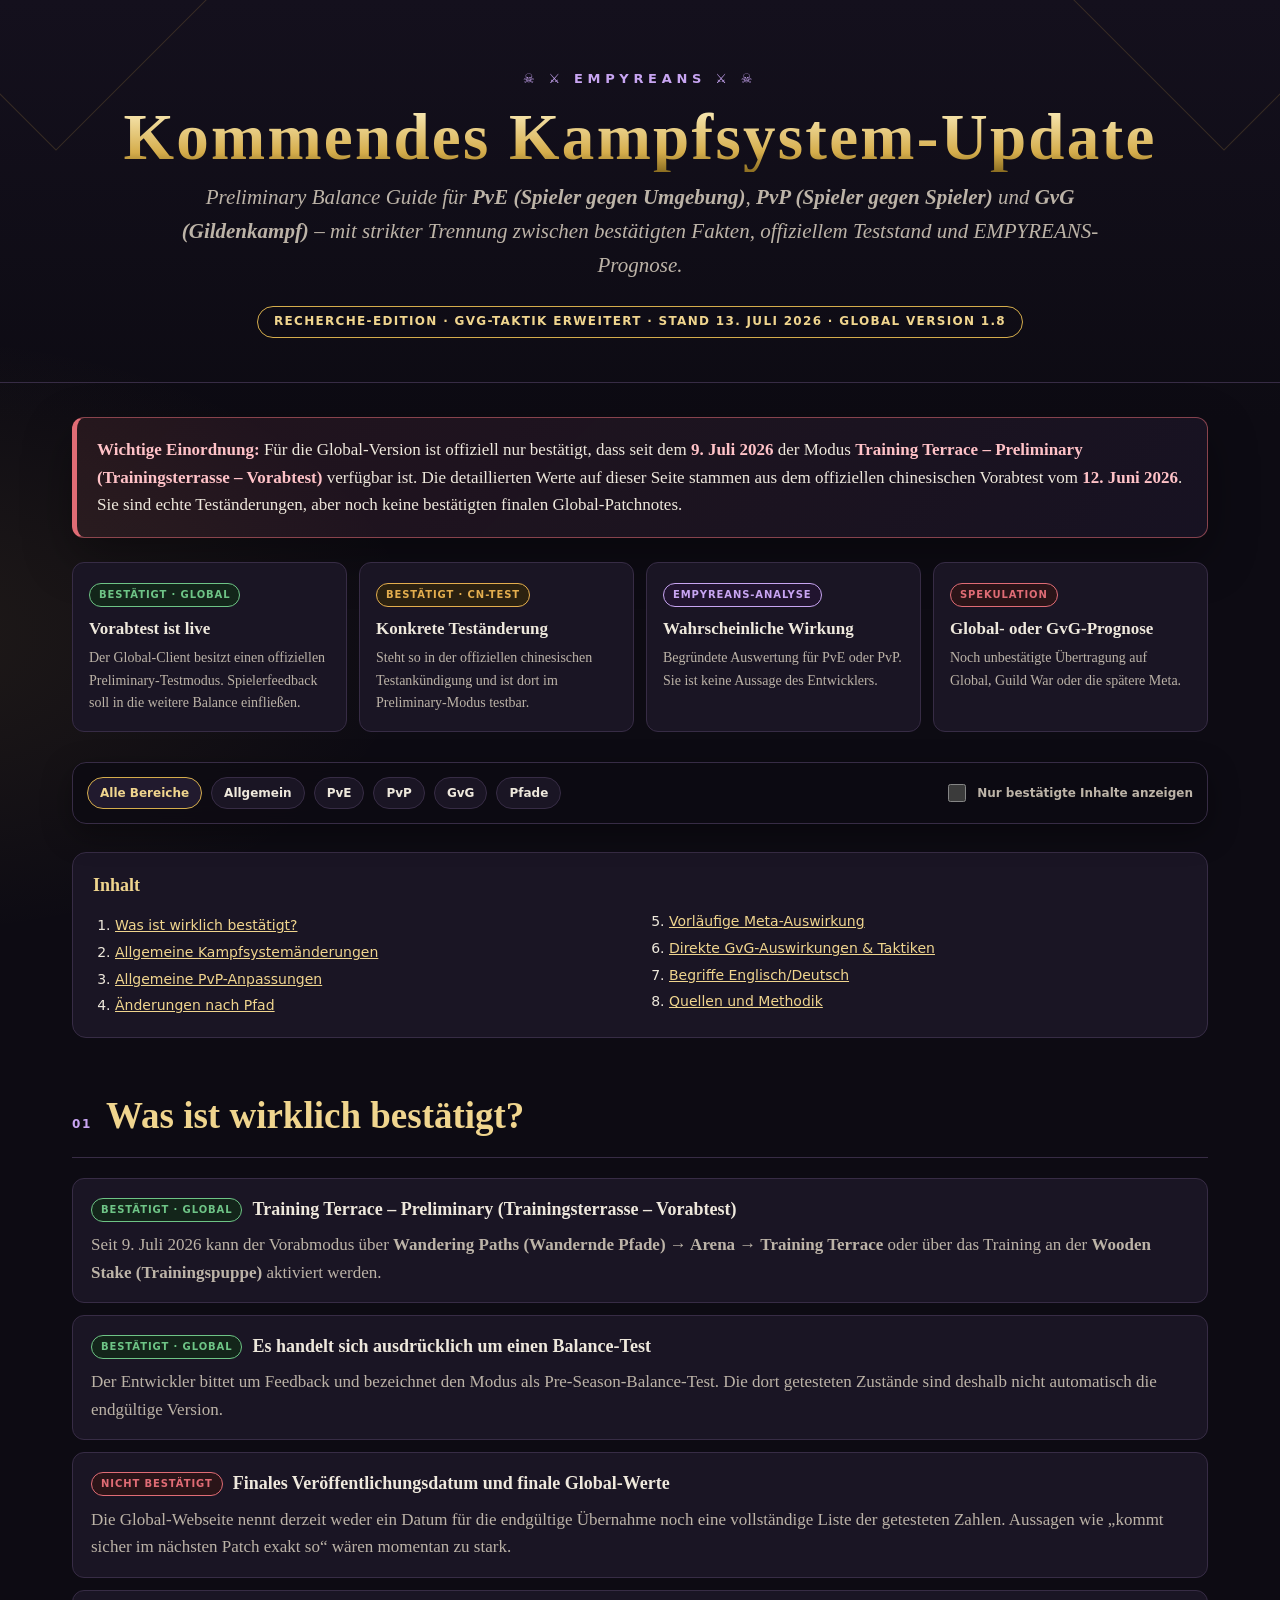
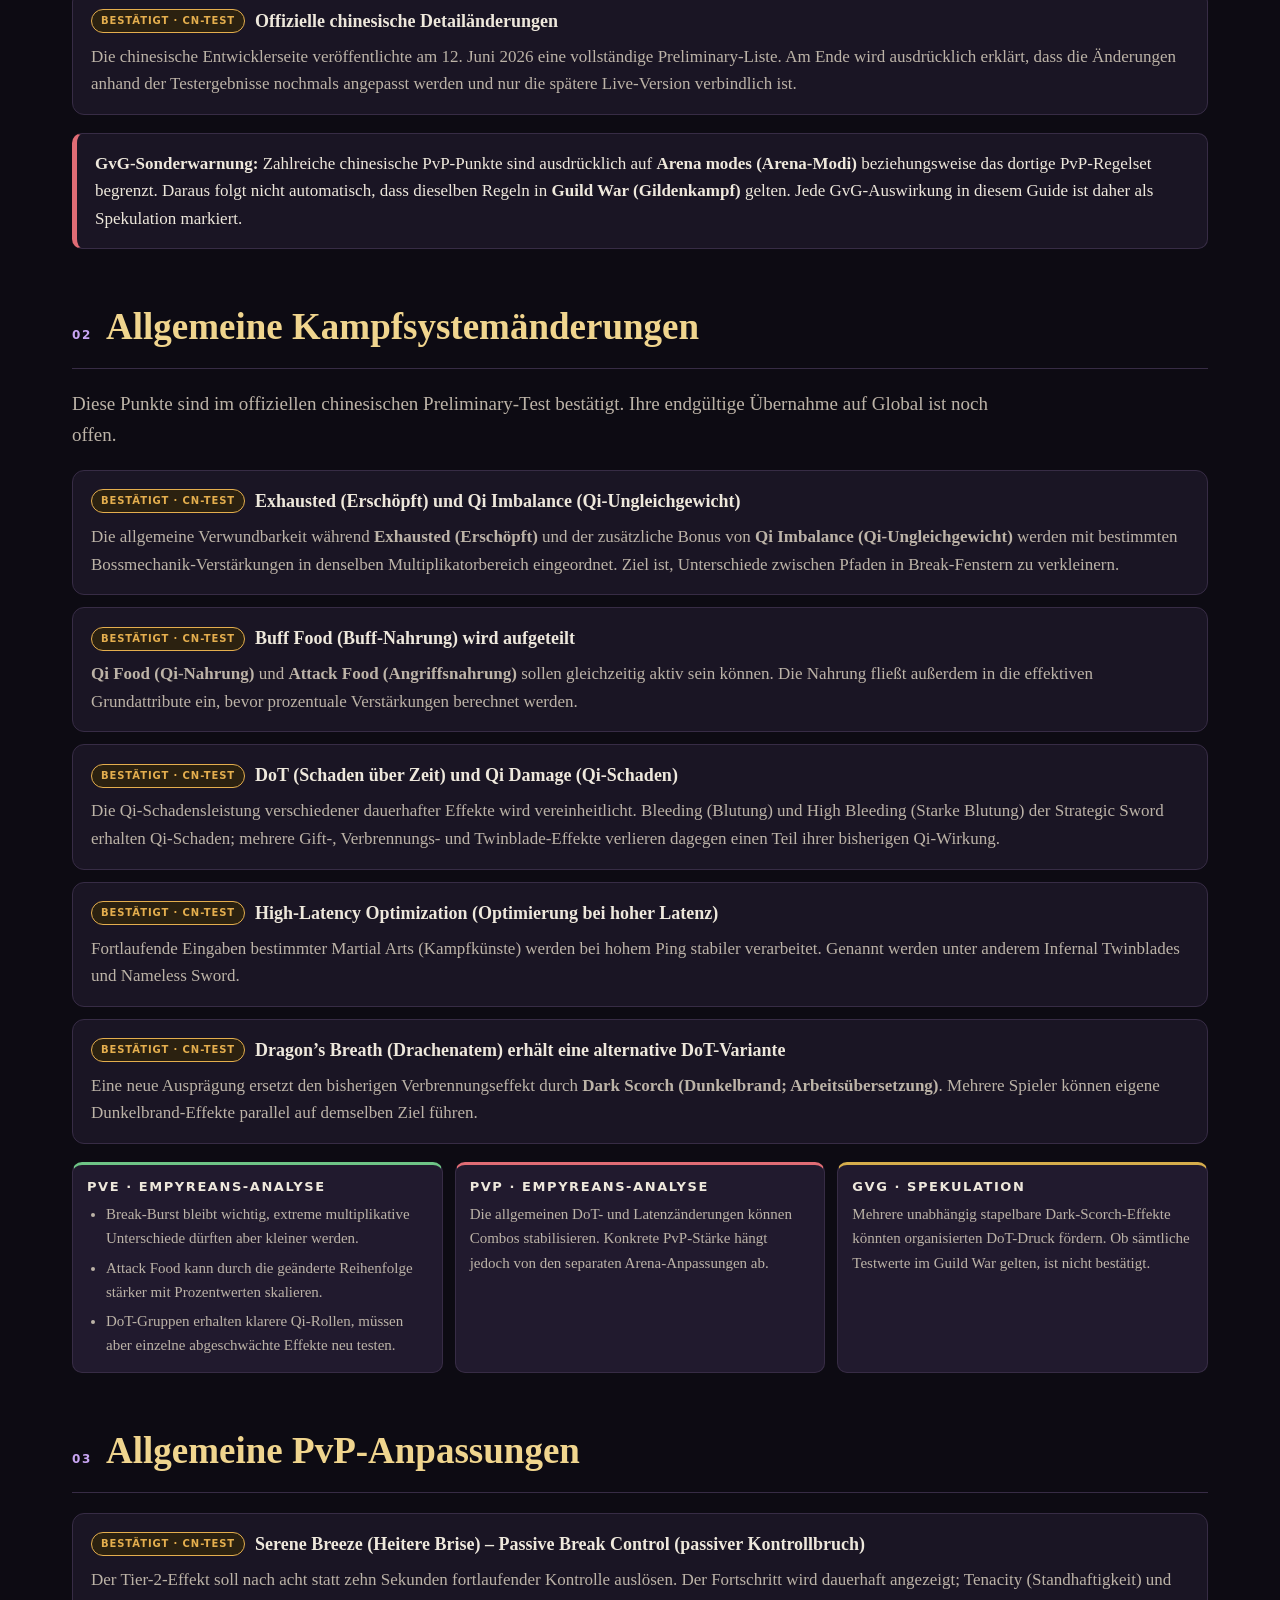
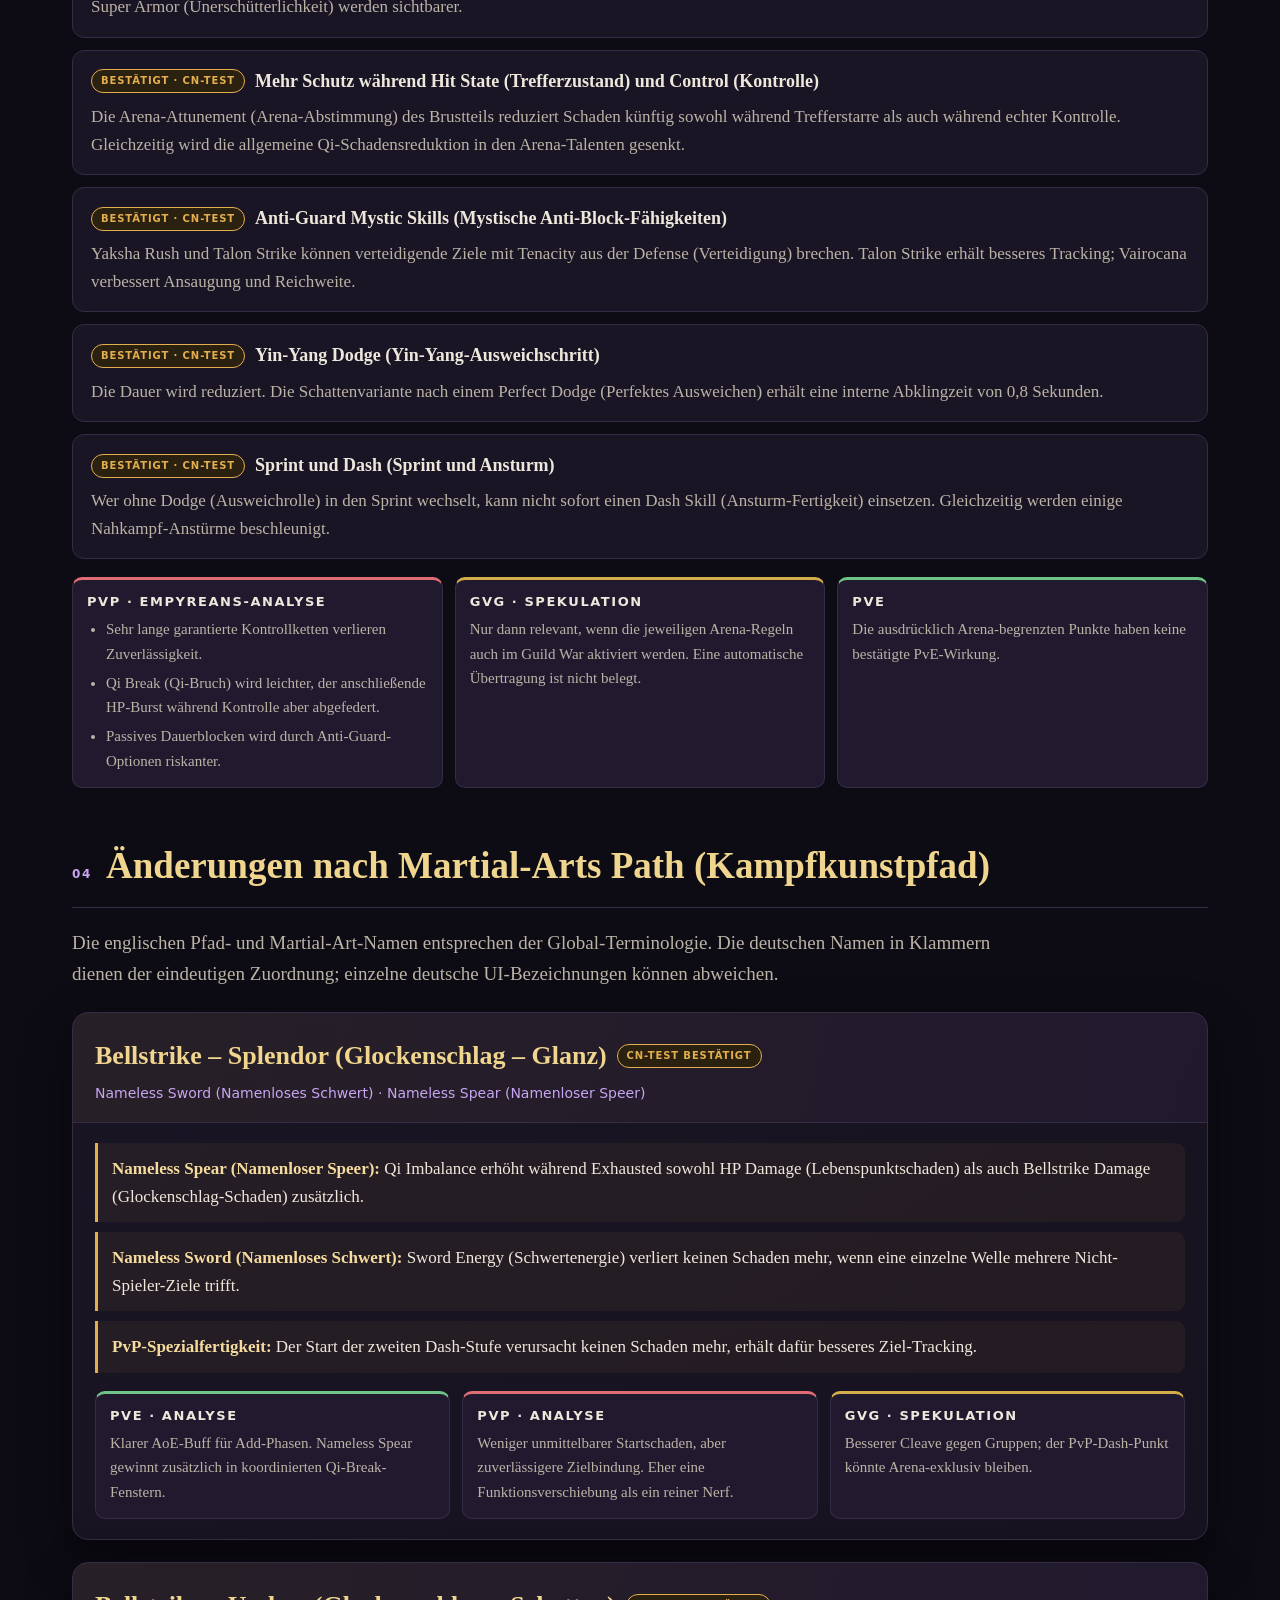
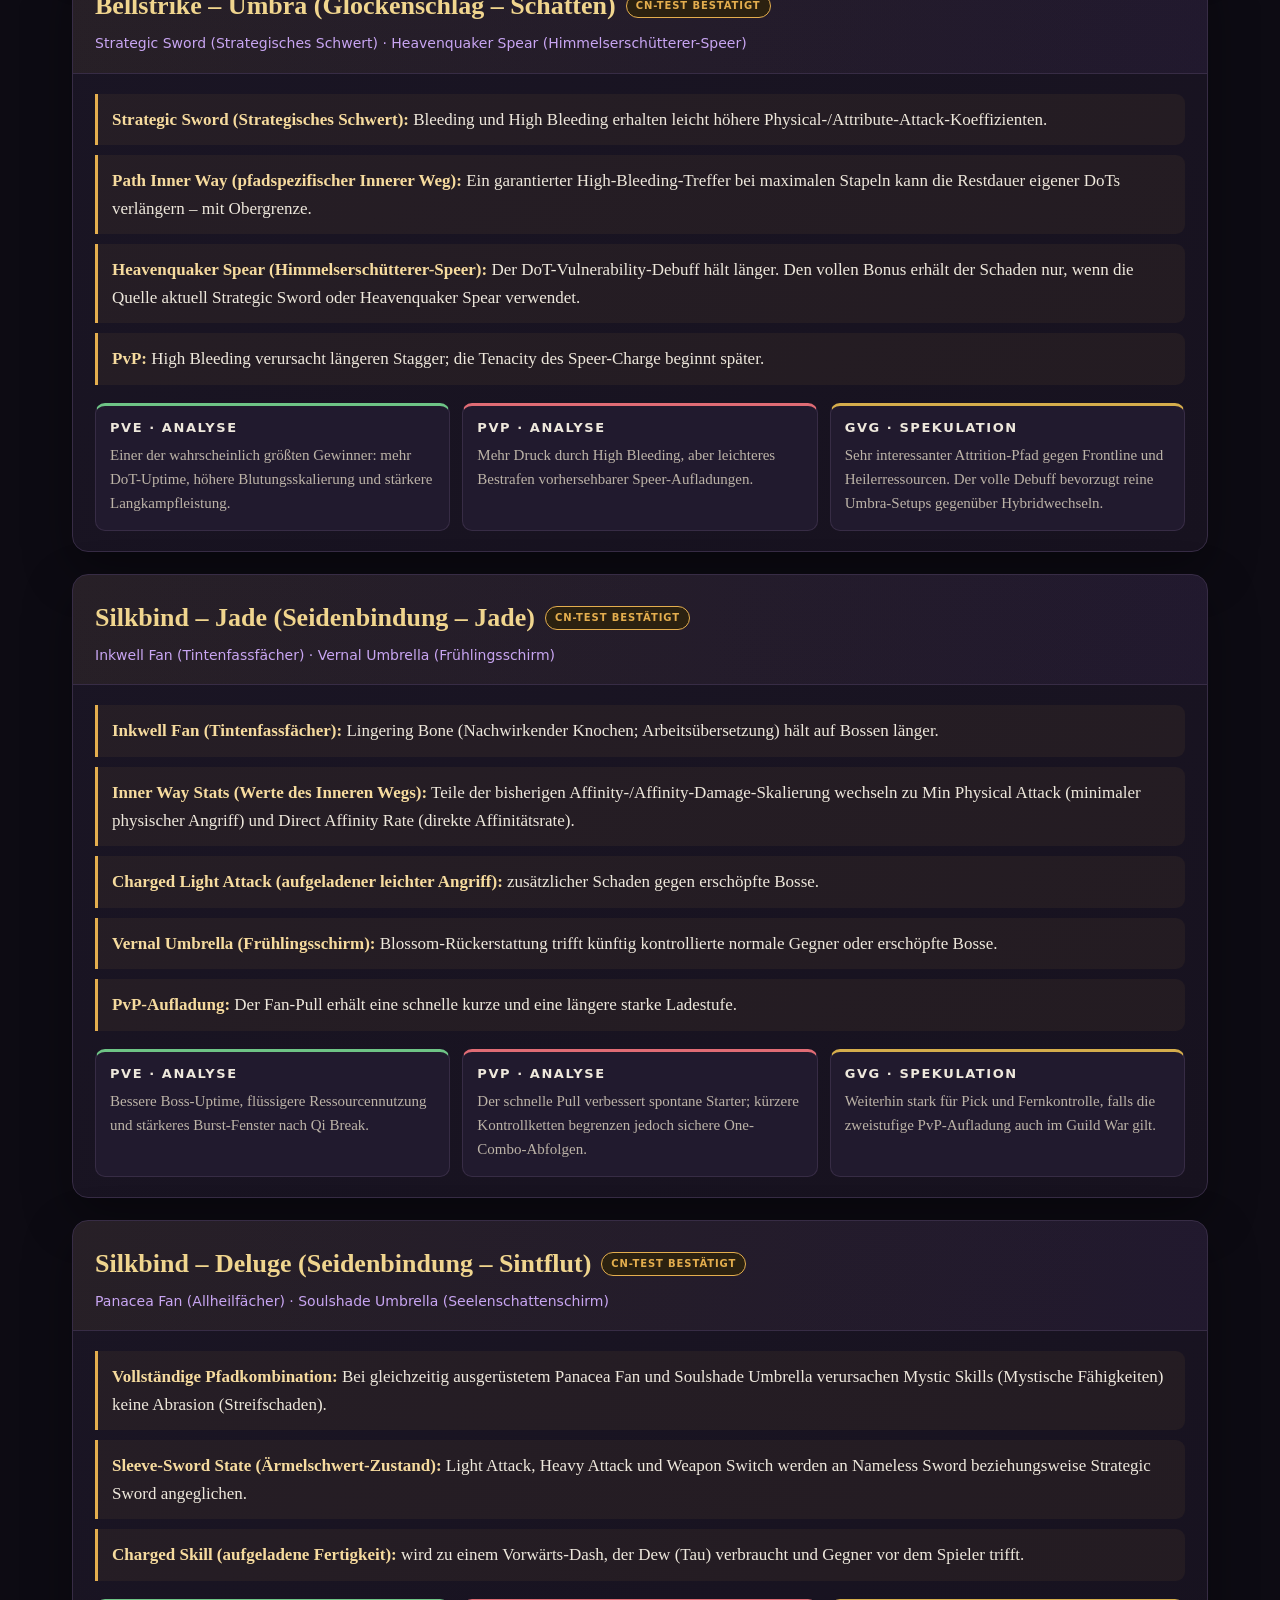
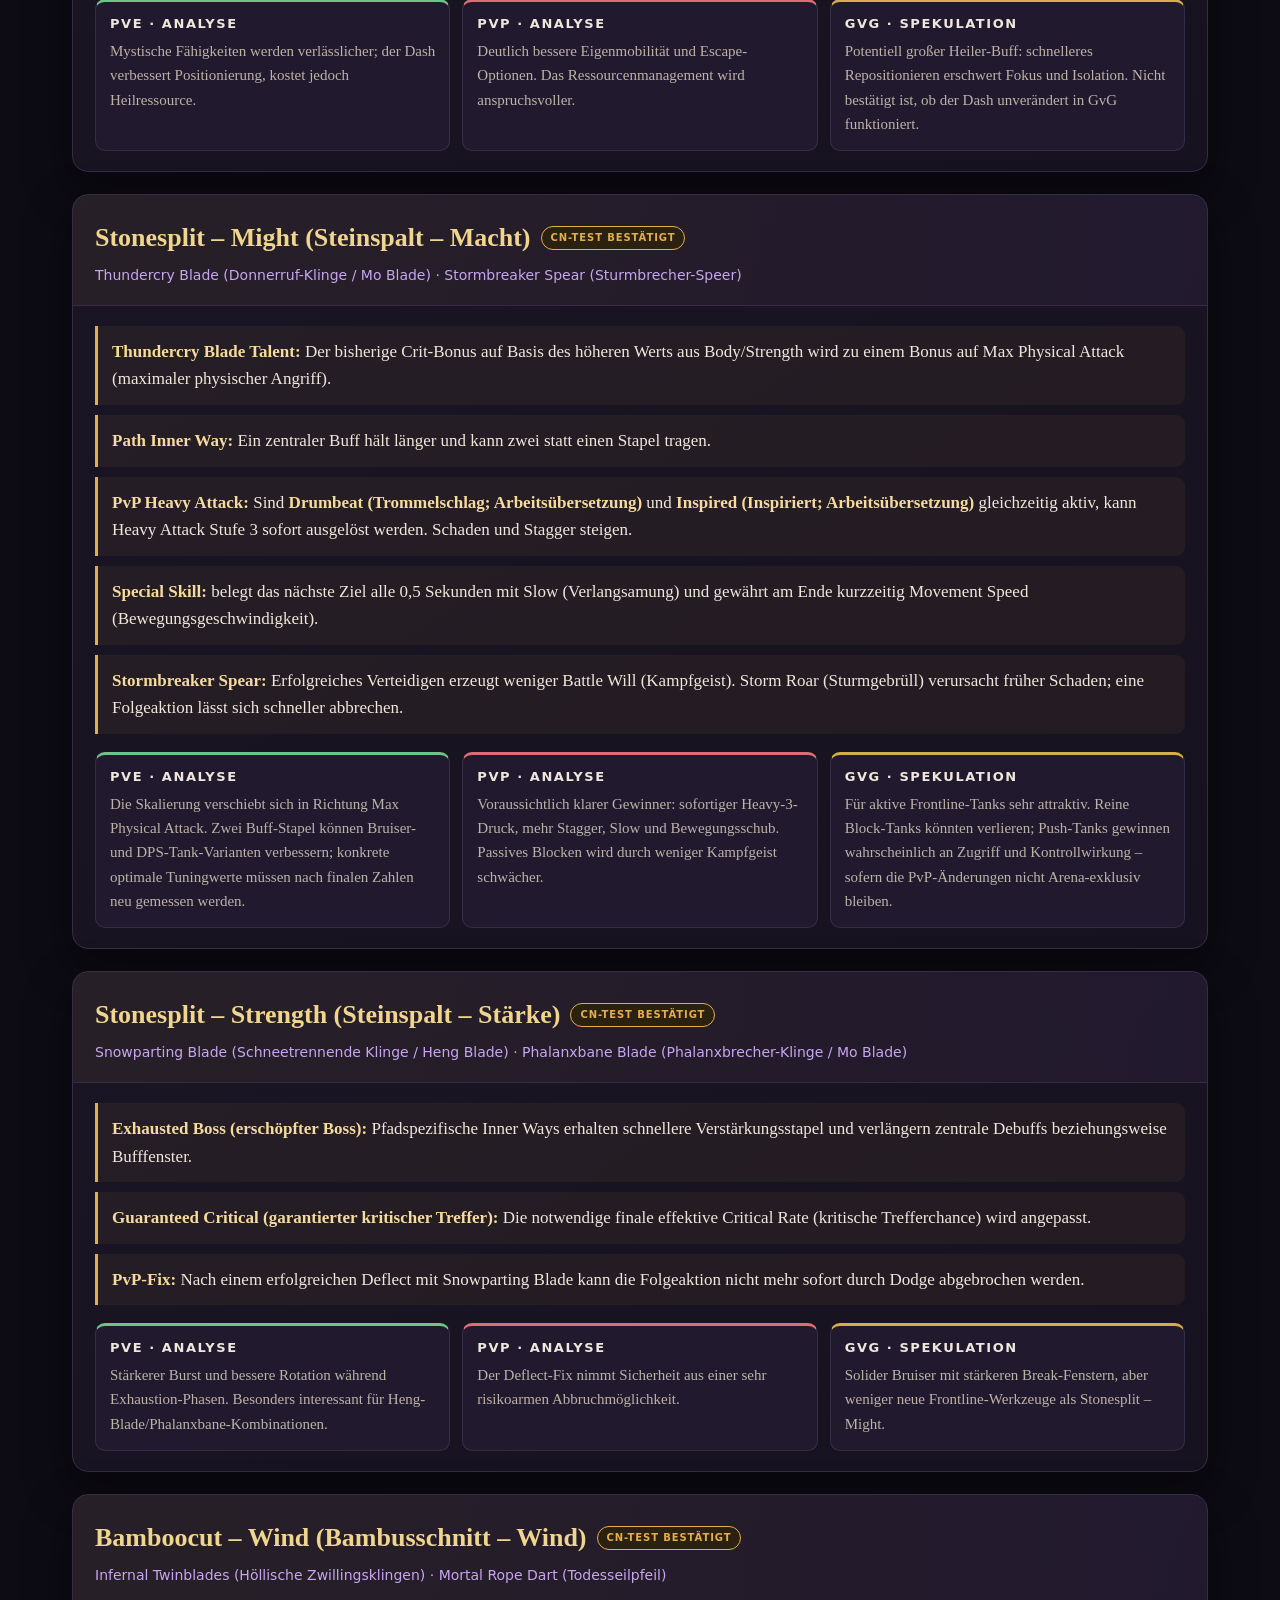
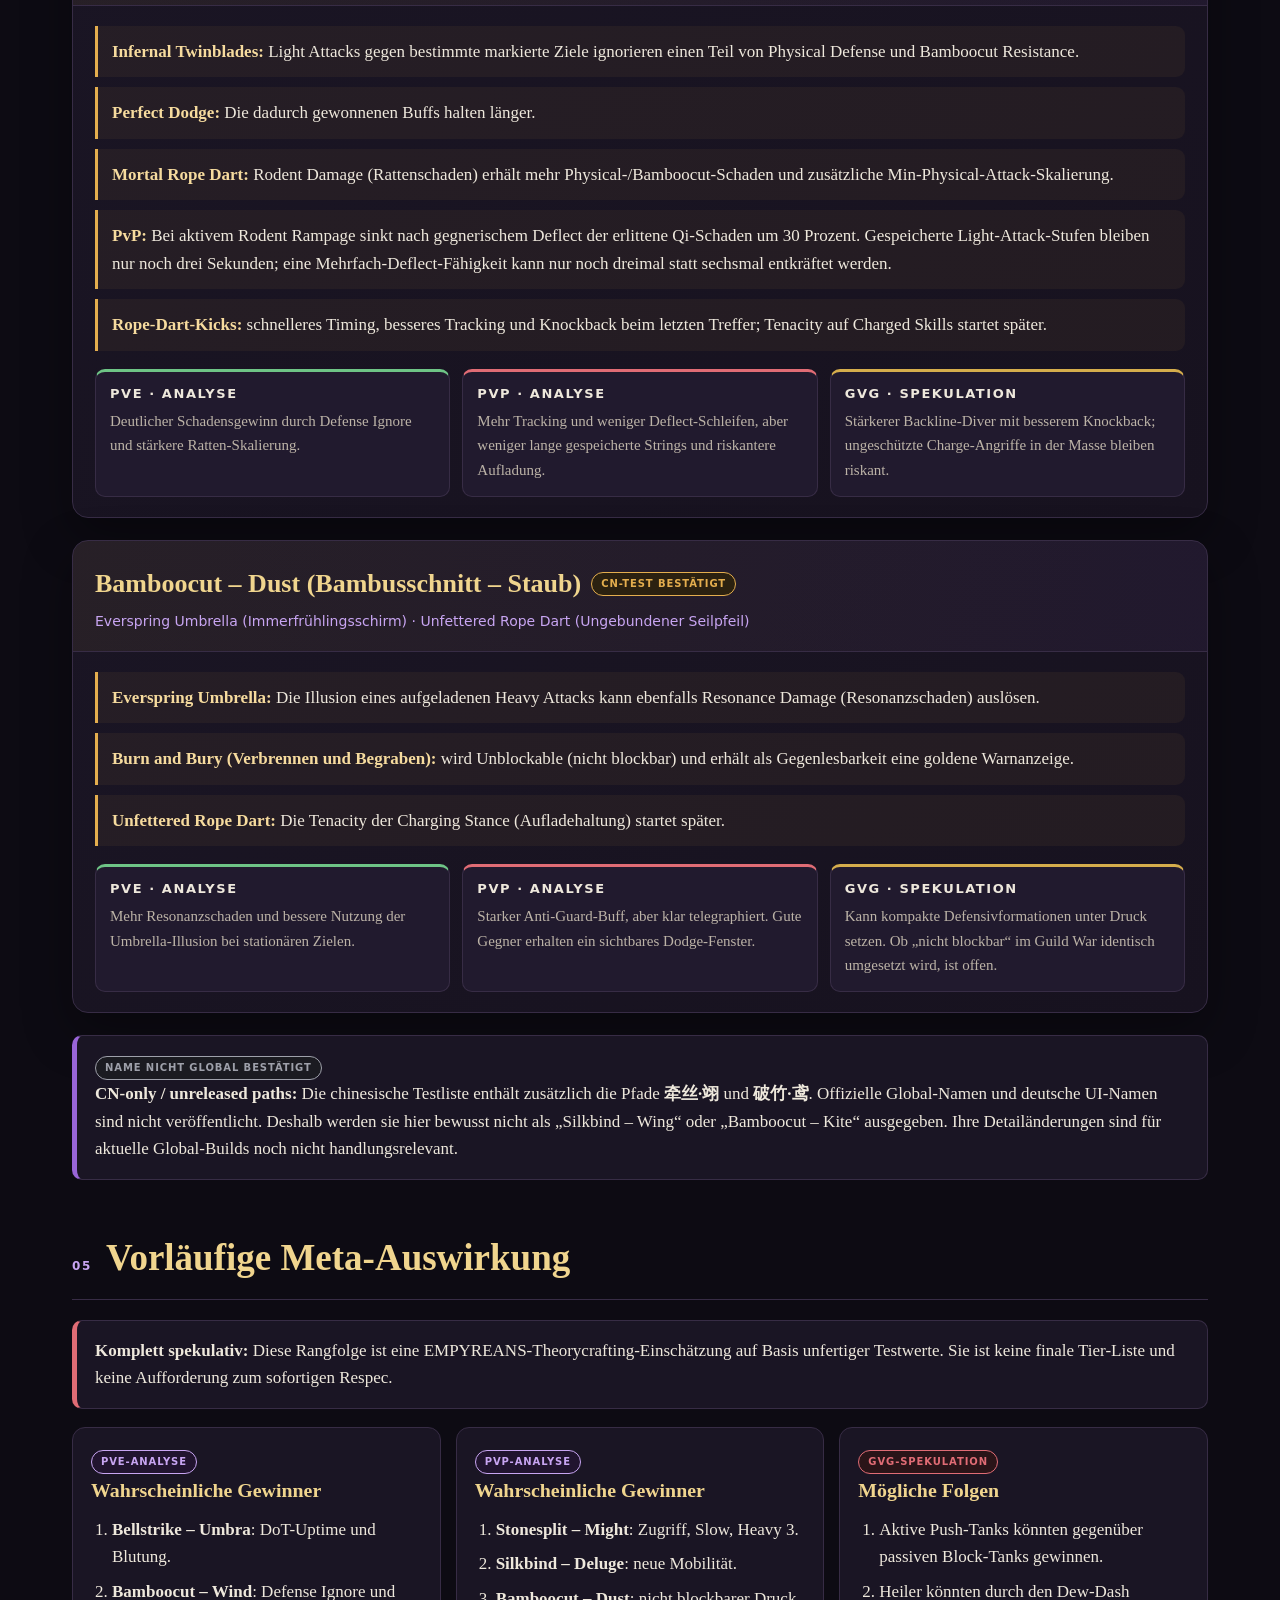
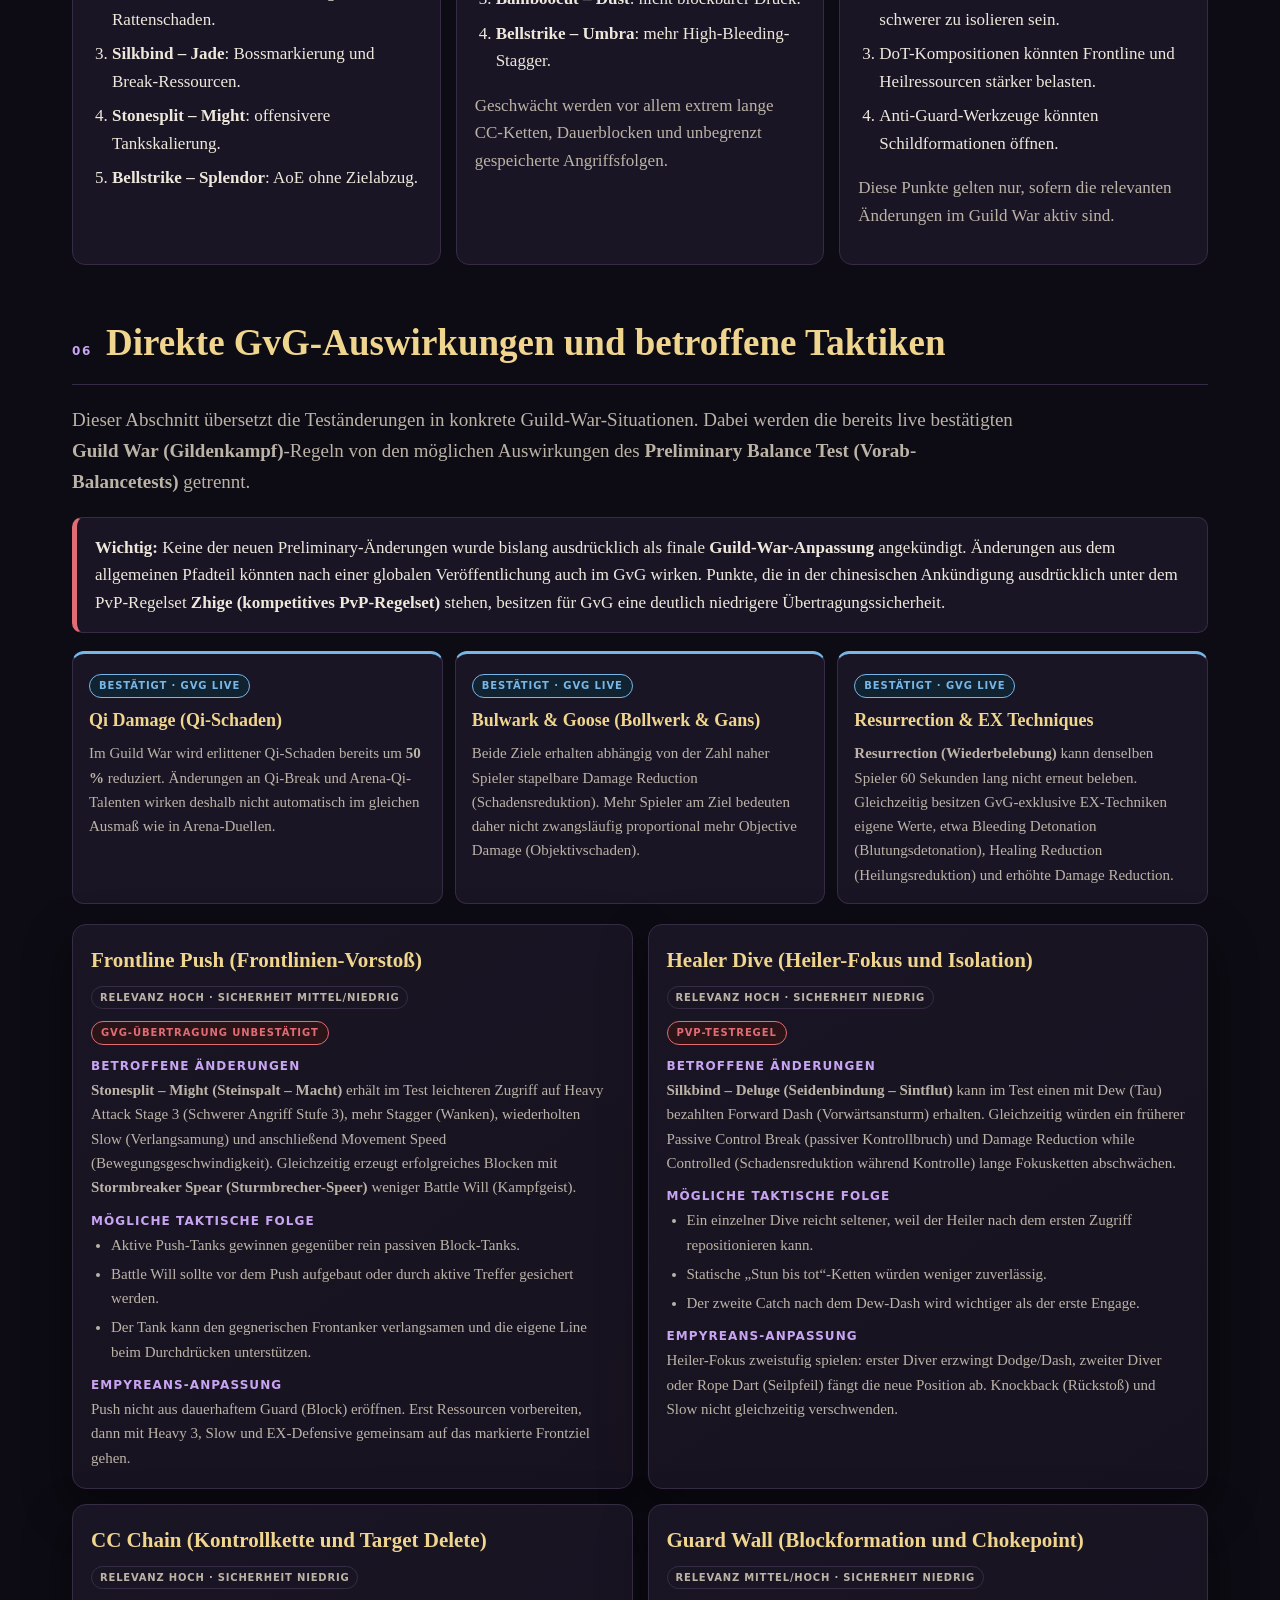
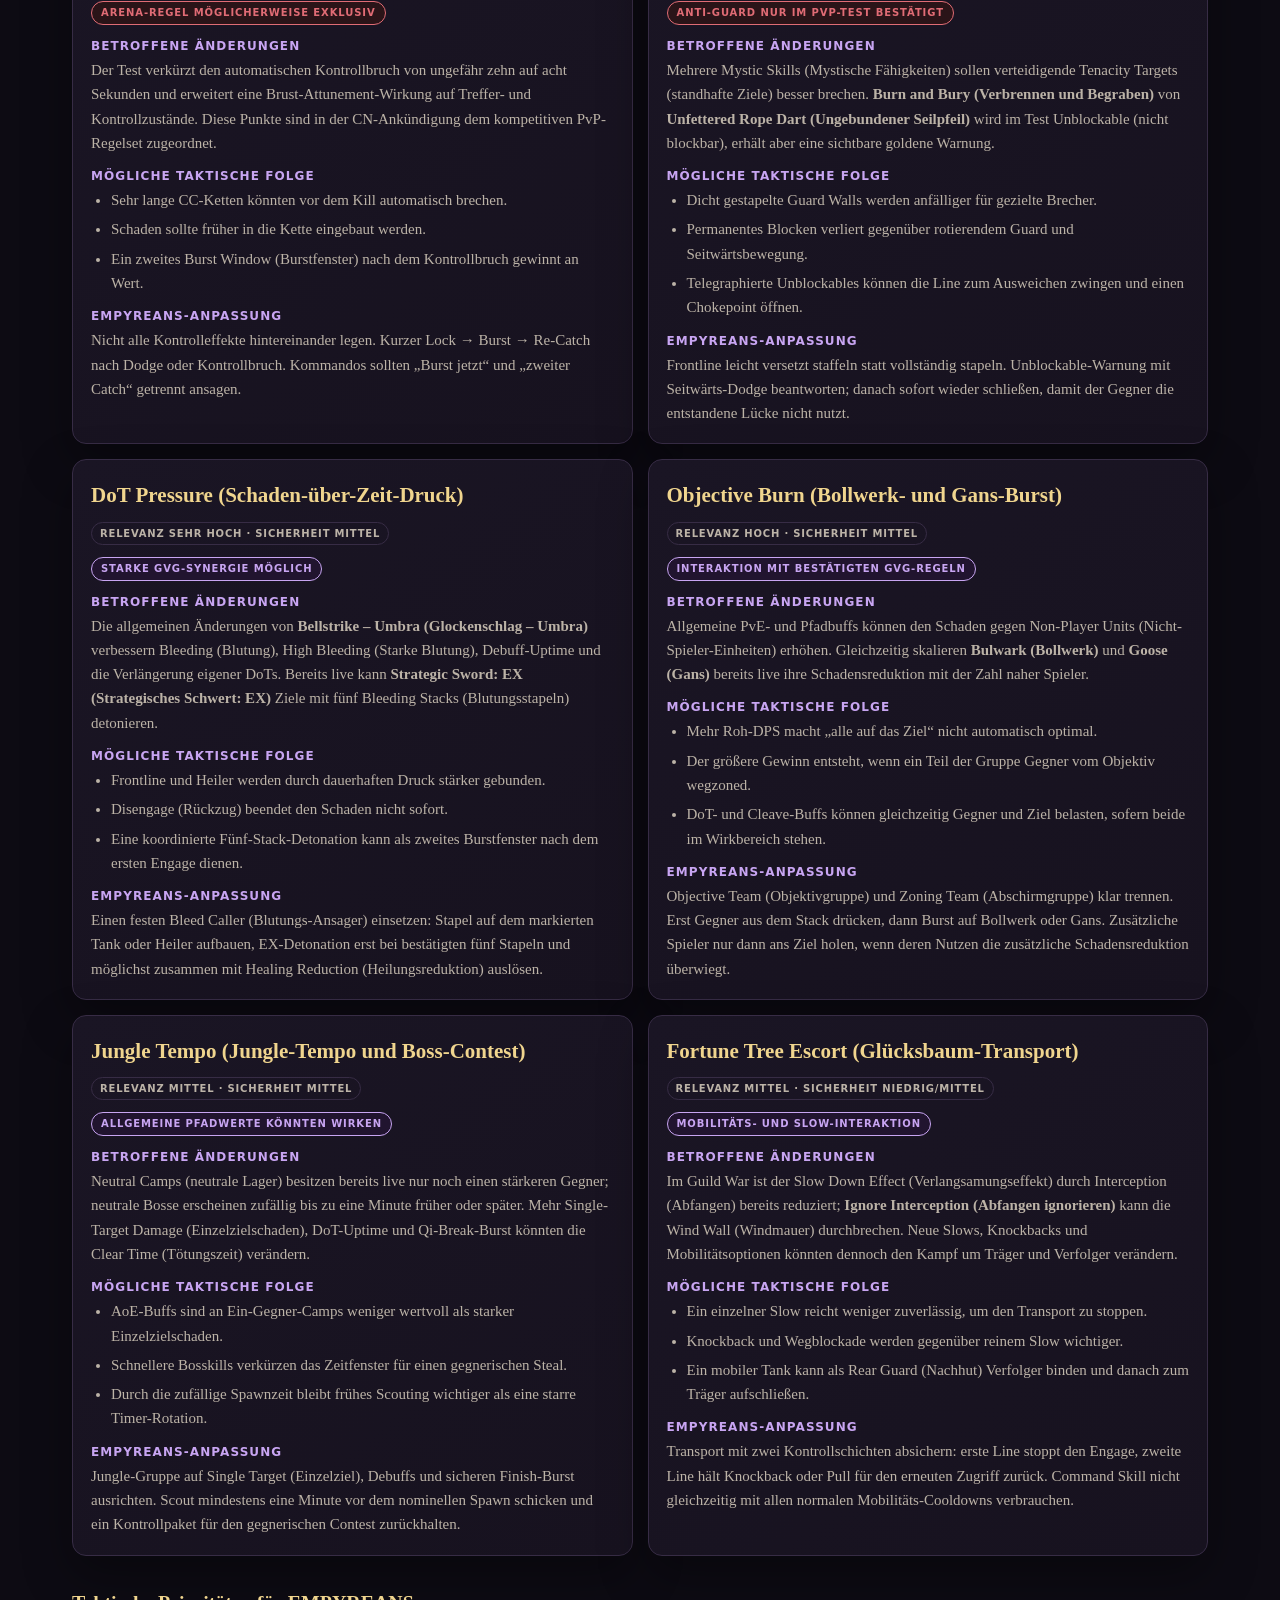
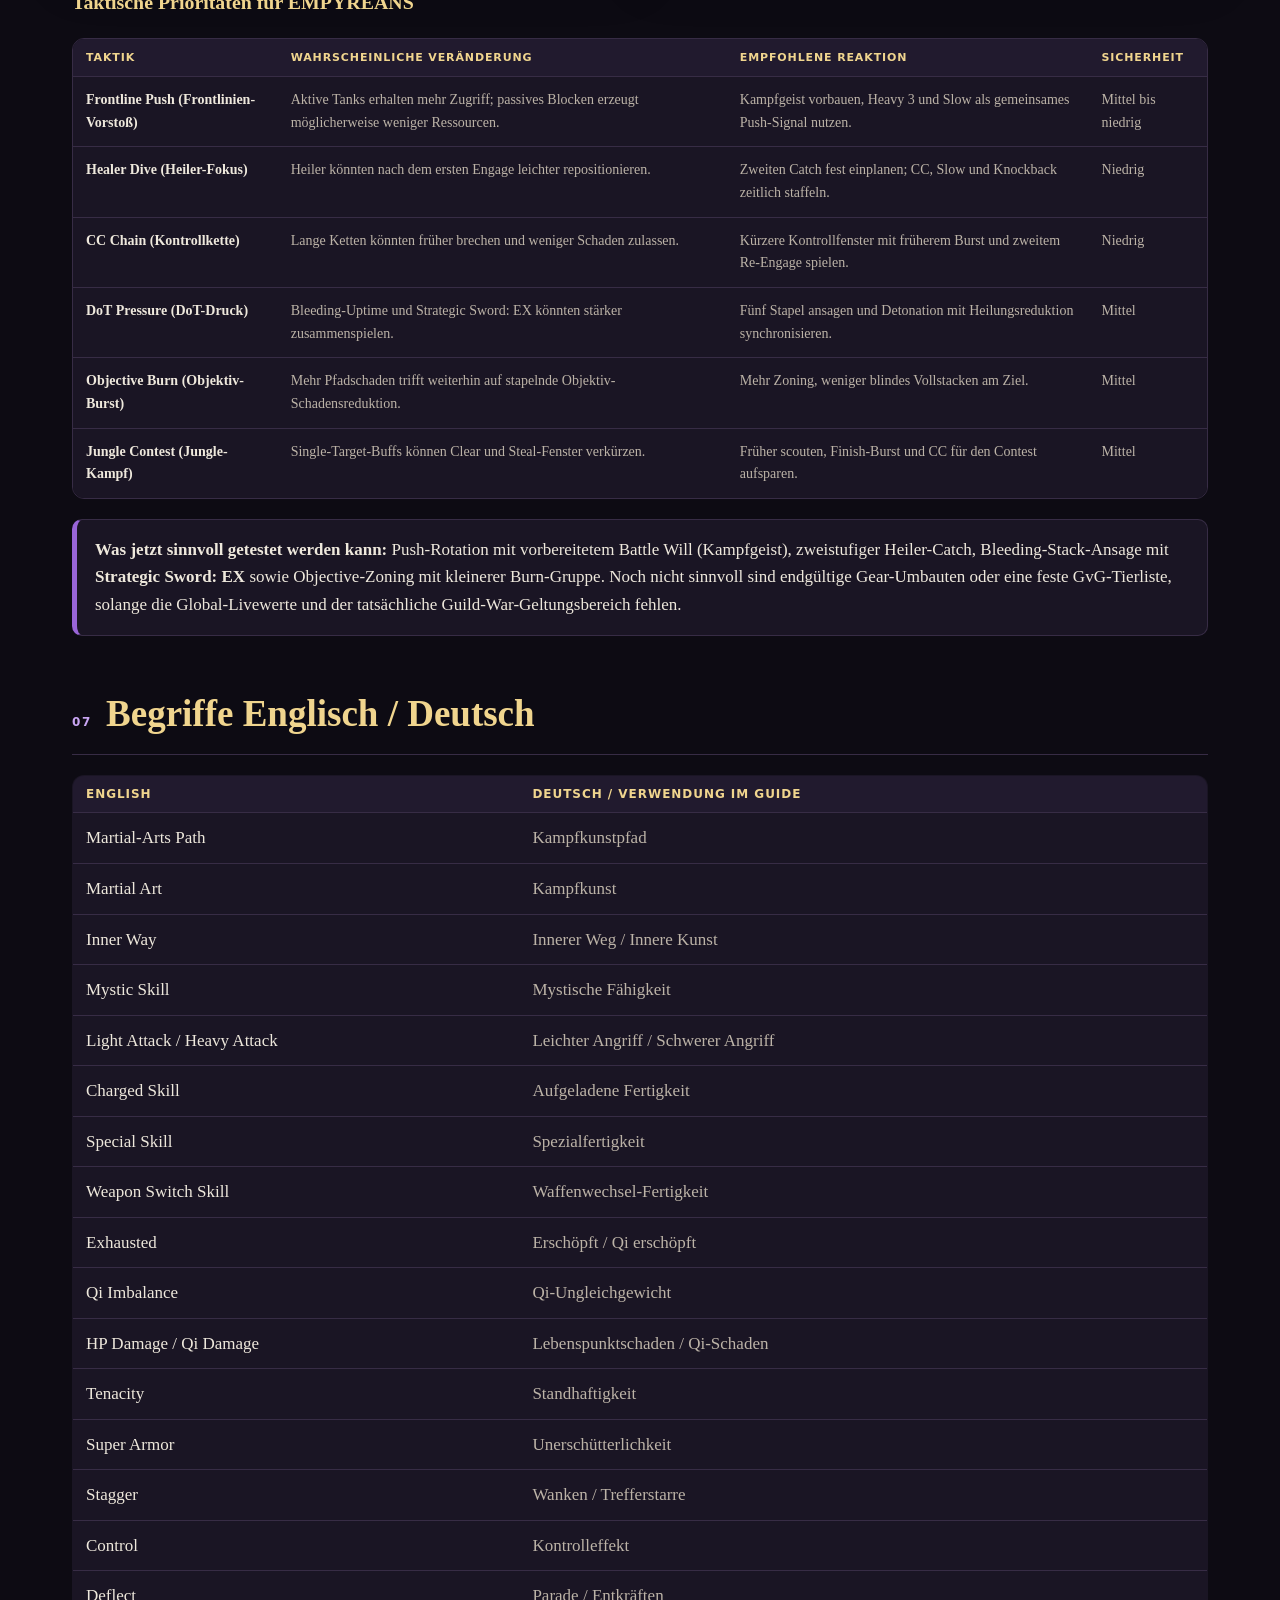
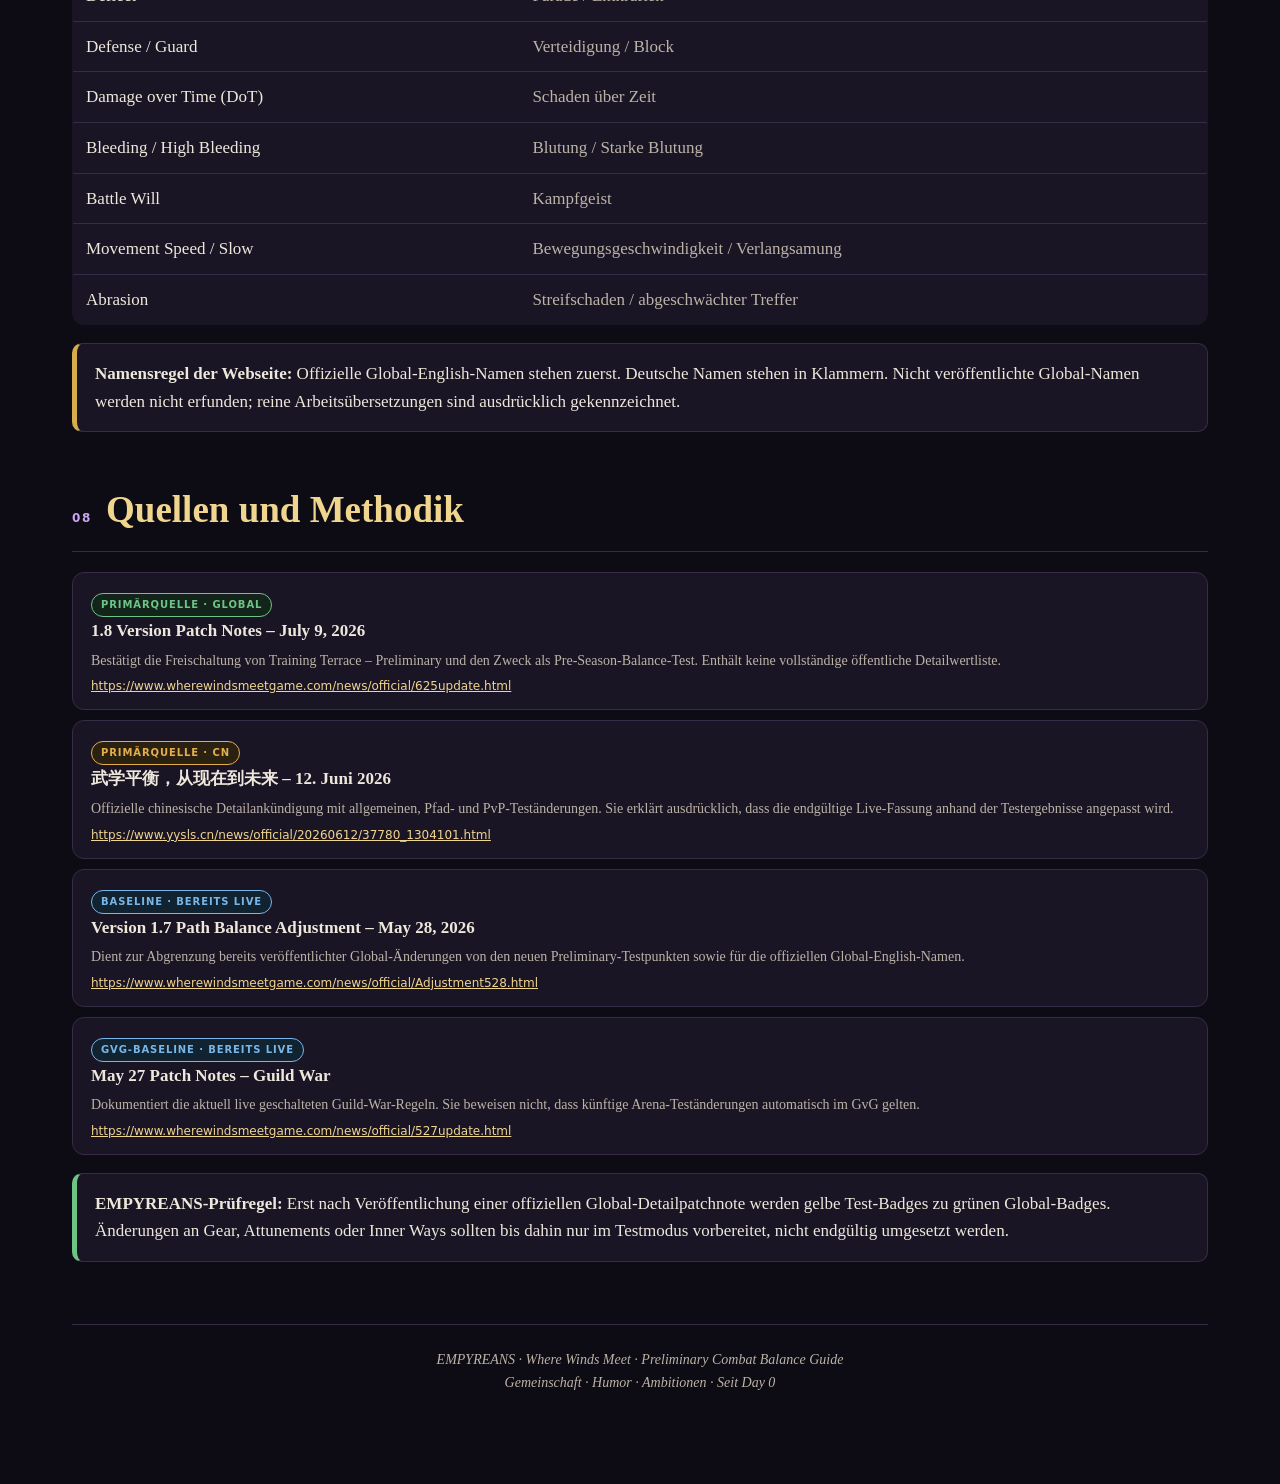
<file: EMPYREANS_Kampfsystem_Updateguide_Preliminary_2026-07-13(1).html>
<!DOCTYPE html>
<html lang="de">
<head>
<meta charset="UTF-8">
<meta name="viewport" content="width=device-width, initial-scale=1.0">
<meta name="color-scheme" content="dark">
<title>EMPYREANS · Kommendes Kampfsystem-Update · Preliminary Guide</title>
<style>
:root{
  --bg:#0d0b13;--bg2:#14101d;--panel:#1a1524;--panel2:#211a2e;
  --ink:#eee8dc;--muted:#bcb3a7;--gold:#d5ad4c;--gold2:#f0d58e;
  --violet:#9965d8;--violet2:#c8a5f2;--green:#6ec486;--greenbg:#13251a;
  --amber:#e4ae4e;--amberbg:#2b2110;--red:#e06c75;--redbg:#2a1418;
  --blue:#78b6e8;--bluebg:#112331;--gray:#9ea0aa;--line:#372c45;
  --shadow:0 18px 48px rgba(0,0,0,.34);
}
*{box-sizing:border-box}
html{scroll-behavior:smooth}
body{margin:0;background:
 radial-gradient(1000px 520px at 82% -5%,rgba(153,101,216,.14),transparent 62%),
 radial-gradient(900px 520px at -8% 4%,rgba(213,173,76,.09),transparent 58%),
 linear-gradient(180deg,var(--bg2),var(--bg) 420px);color:var(--ink);
 font-family:"Palatino Linotype",Palatino,Georgia,serif;line-height:1.62;font-size:17px}
a{color:var(--gold2)} a:hover{color:#fff}
.hero{position:relative;overflow:hidden;text-align:center;padding:70px 24px 44px;border-bottom:1px solid var(--line)}
.hero:before,.hero:after{content:"";position:absolute;border:1px solid rgba(213,173,76,.18);width:330px;height:330px;transform:rotate(45deg);top:-250px}
.hero:before{left:-110px}.hero:after{right:-110px}
.crest{font:700 13px/1.4 system-ui,sans-serif;letter-spacing:.36em;text-transform:uppercase;color:var(--violet2)}
h1{font-size:clamp(34px,6vw,65px);margin:14px 0 8px;letter-spacing:.035em;line-height:1.08;background:linear-gradient(180deg,#fff4c8,var(--gold) 72%,#8c6e21);-webkit-background-clip:text;background-clip:text;color:transparent}
.subtitle{max-width:920px;margin:0 auto;color:var(--muted);font-size:clamp(17px,2.5vw,21px);font-style:italic}
.version{display:inline-flex;gap:9px;align-items:center;margin-top:24px;padding:7px 16px;border:1px solid var(--gold);border-radius:999px;color:var(--gold2);font:700 12px/1.3 system-ui,sans-serif;letter-spacing:.11em;text-transform:uppercase}
.wrap{max-width:1180px;margin:0 auto;padding:34px 22px 90px}
.alert{background:linear-gradient(135deg,rgba(224,108,117,.10),rgba(153,101,216,.08));border:1px solid rgba(224,108,117,.55);border-left:5px solid var(--red);padding:18px 20px;border-radius:12px;box-shadow:var(--shadow);margin-bottom:24px}
.alert strong{color:#ffc2c7}
.status-grid{display:grid;grid-template-columns:repeat(4,minmax(0,1fr));gap:12px;margin:24px 0}
.status-card{border:1px solid var(--line);background:var(--panel);border-radius:12px;padding:16px;min-height:148px}
.status-card h3{margin:8px 0 5px;font-size:17px}.status-card p{margin:0;color:var(--muted);font-size:14px}
.badge{display:inline-flex;align-items:center;gap:7px;border-radius:999px;padding:5px 9px;font:800 10px/1.2 system-ui,sans-serif;letter-spacing:.09em;text-transform:uppercase;border:1px solid currentColor;white-space:nowrap}
.badge.global{color:var(--green);background:var(--greenbg)}
.badge.test{color:var(--amber);background:var(--amberbg)}
.badge.analysis{color:var(--violet2);background:#21142f}
.badge.spec{color:var(--red);background:var(--redbg)}
.badge.live{color:var(--blue);background:var(--bluebg)}
.badge.name{color:var(--gray);background:#1b1b21}
.toolbar{position:sticky;top:0;z-index:30;margin:30px 0 28px;background:rgba(13,11,19,.93);backdrop-filter:blur(13px);border:1px solid var(--line);border-radius:14px;padding:14px;box-shadow:0 10px 30px rgba(0,0,0,.35)}
.toolbar-row{display:flex;flex-wrap:wrap;gap:9px;align-items:center}.toolbar-row+.toolbar-row{margin-top:10px}
button.filter{appearance:none;background:var(--panel);color:var(--ink);border:1px solid var(--line);border-radius:999px;padding:8px 12px;cursor:pointer;font:700 12px system-ui,sans-serif}
button.filter:hover,button.filter.active{border-color:var(--gold);color:var(--gold2);background:var(--panel2)}
.switch{margin-left:auto;display:flex;align-items:center;gap:8px;font:700 12px system-ui,sans-serif;color:var(--muted)}
.switch input{accent-color:var(--gold);width:18px;height:18px}
nav.toc{background:var(--panel);border:1px solid var(--line);border-radius:14px;padding:18px 20px;margin-bottom:34px}
nav.toc h2{margin:0 0 10px;font-size:18px;color:var(--gold2)}
nav.toc ol{columns:2;column-gap:36px;margin:0;padding-left:22px;font-family:system-ui,sans-serif;font-size:14px}nav.toc li{margin:4px 0;break-inside:avoid}
section{scroll-margin-top:115px;margin:48px 0}
.section-head{display:flex;align-items:baseline;gap:14px;border-bottom:1px solid var(--line);padding-bottom:11px;margin-bottom:20px}
.num{font:900 12px system-ui,sans-serif;color:var(--violet2);letter-spacing:.14em}.section-head h2{margin:0;color:var(--gold2);font-size:clamp(25px,4vw,37px)}
.lead{font-size:19px;color:var(--muted);max-width:950px}
.fact-list{display:grid;gap:12px}.fact{border:1px solid var(--line);background:var(--panel);border-radius:12px;padding:16px 18px}.fact-head{display:flex;gap:10px;align-items:center;flex-wrap:wrap;margin-bottom:7px}.fact h3{margin:0;font-size:18px}.fact p{margin:0;color:var(--muted)}
.callout{border:1px solid var(--line);border-left:5px solid var(--gold);background:var(--panel);border-radius:10px;padding:16px 18px;margin:18px 0}.callout.red{border-left-color:var(--red)}.callout.violet{border-left-color:var(--violet)}.callout.green{border-left-color:var(--green)}
.path{background:linear-gradient(145deg,var(--panel),#17121f);border:1px solid var(--line);border-radius:16px;margin:22px 0;box-shadow:var(--shadow);overflow:hidden}
.path-header{padding:22px 22px 18px;background:linear-gradient(90deg,rgba(213,173,76,.07),rgba(153,101,216,.07));border-bottom:1px solid var(--line)}
.path-title{display:flex;flex-wrap:wrap;gap:10px;align-items:center}.path-title h3{font-size:26px;margin:0;color:var(--gold2)}
.weapons{margin-top:5px;color:var(--violet2);font-family:system-ui,sans-serif;font-size:14px}.path-body{padding:20px 22px}
.change-list{display:grid;gap:10px}.change{border-left:3px solid var(--amber);background:rgba(228,174,78,.055);padding:12px 14px;border-radius:0 9px 9px 0}.change strong{color:#f6db9e}.change small{display:block;color:var(--muted);margin-top:5px;font-family:system-ui,sans-serif}
.impact-grid{display:grid;grid-template-columns:repeat(3,minmax(0,1fr));gap:12px;margin-top:18px}.impact{border:1px solid var(--line);border-top:3px solid var(--violet);border-radius:10px;padding:14px;background:var(--panel2)}.impact.pve{border-top-color:var(--green)}.impact.pvp{border-top-color:var(--red)}.impact.gvg{border-top-color:var(--gold)}.impact h4{margin:0 0 8px;font:800 13px system-ui,sans-serif;text-transform:uppercase;letter-spacing:.12em}.impact p,.impact ul{margin:0;color:var(--muted);font-size:15px}.impact ul{padding-left:19px}.impact li+li{margin-top:5px}
.term-table{width:100%;border-collapse:collapse;background:var(--panel);border:1px solid var(--line);border-radius:12px;overflow:hidden}.term-table th,.term-table td{padding:11px 13px;border-bottom:1px solid var(--line);text-align:left}.term-table th{font:800 12px system-ui,sans-serif;letter-spacing:.08em;text-transform:uppercase;color:var(--gold2);background:var(--panel2)}.term-table tr:last-child td{border-bottom:0}.term-table td:last-child{color:var(--muted)}
.meta-grid{display:grid;grid-template-columns:repeat(3,minmax(0,1fr));gap:15px}.meta{background:var(--panel);border:1px solid var(--line);border-radius:13px;padding:18px}.meta h3{margin:0 0 10px;color:var(--gold2)}.meta ol{margin:0;padding-left:21px}.meta li+li{margin-top:7px}.meta p{color:var(--muted)}
.gvg-baseline{display:grid;grid-template-columns:repeat(3,minmax(0,1fr));gap:12px;margin:18px 0}.baseline-card{background:var(--panel);border:1px solid var(--line);border-top:3px solid var(--blue);border-radius:12px;padding:16px}.baseline-card h3{margin:8px 0 6px;color:var(--gold2);font-size:18px}.baseline-card p{margin:0;color:var(--muted);font-size:15px}
.tactic-grid{display:grid;grid-template-columns:repeat(2,minmax(0,1fr));gap:15px;margin:20px 0}.tactic{background:linear-gradient(145deg,var(--panel),#17121f);border:1px solid var(--line);border-radius:14px;padding:18px;box-shadow:var(--shadow)}.tactic-head{display:flex;gap:9px;align-items:center;justify-content:space-between;flex-wrap:wrap;margin-bottom:8px}.tactic h3{margin:0;color:var(--gold2);font-size:21px}.tactic h4{margin:14px 0 5px;font:800 12px system-ui,sans-serif;letter-spacing:.09em;text-transform:uppercase;color:var(--violet2)}.tactic p,.tactic ul{margin:0;color:var(--muted);font-size:15px}.tactic ul{padding-left:20px}.tactic li+li{margin-top:5px}.confidence{font:800 10px system-ui,sans-serif;letter-spacing:.08em;text-transform:uppercase;border:1px solid var(--line);border-radius:999px;padding:5px 8px;color:var(--muted)}
.tactic-table-wrap{overflow-x:auto;border:1px solid var(--line);border-radius:12px;margin:20px 0}.tactic-table{width:100%;min-width:850px;border-collapse:collapse;background:var(--panel)}.tactic-table th,.tactic-table td{padding:12px 13px;border-bottom:1px solid var(--line);text-align:left;vertical-align:top}.tactic-table th{font:800 11px system-ui,sans-serif;letter-spacing:.08em;text-transform:uppercase;color:var(--gold2);background:var(--panel2)}.tactic-table td{font-size:14px;color:var(--muted)}.tactic-table td:first-child{color:var(--ink);font-weight:700}.tactic-table tr:last-child td{border-bottom:0}
.source{background:var(--panel);border:1px solid var(--line);border-radius:12px;padding:16px 18px;margin:10px 0}.source h3{margin:0 0 5px;font-size:17px}.source p{margin:0;color:var(--muted);font-size:14px}.source .url{display:block;margin-top:7px;word-break:break-all;font:12px system-ui,sans-serif}
.hidden{display:none!important}
footer{text-align:center;margin-top:62px;padding-top:24px;border-top:1px solid var(--line);color:var(--muted);font-size:14px;font-style:italic}
@media(max-width:900px){.status-grid{grid-template-columns:1fr 1fr}.impact-grid,.meta-grid,.gvg-baseline,.tactic-grid{grid-template-columns:1fr}.switch{margin-left:0;width:100%;padding-top:5px}.toolbar{position:relative;top:auto}nav.toc ol{columns:1}}
@media(max-width:560px){body{font-size:16px}.wrap{padding-left:14px;padding-right:14px}.status-grid{grid-template-columns:1fr}.path-header,.path-body{padding-left:15px;padding-right:15px}.path-title h3{font-size:22px}.hero{padding-top:52px}.badge{white-space:normal}}
@media print{body{background:#fff;color:#171717;font-size:11pt}.hero{padding:25px;border-color:#aaa}.hero h1{-webkit-text-fill-color:#7c5d16;color:#7c5d16}.wrap{max-width:none;padding:15px}.toolbar{display:none}.path,.fact,.status-card,.meta,.source,.callout,nav.toc{box-shadow:none;background:#fff;color:#171717;break-inside:avoid}.path-body p,.impact p,.impact ul,.fact p,.source p,.lead,.status-card p{color:#444}.impact{background:#fff}.section-head h2,.path-title h3,.meta h3,nav.toc h2{color:#70530e}a{color:#111}.badge{background:#fff!important}}
</style>
</head>
<body>
<header class="hero">
  <div class="crest">☠ ⚔ EMPYREANS ⚔ ☠</div>
  <h1>Kommendes Kampfsystem-Update</h1>
  <p class="subtitle">Preliminary Balance Guide für <strong>PvE (Spieler gegen Umgebung)</strong>, <strong>PvP (Spieler gegen Spieler)</strong> und <strong>GvG (Gildenkampf)</strong> – mit strikter Trennung zwischen bestätigten Fakten, offiziellem Teststand und EMPYREANS-Prognose.</p>
  <div class="version">Recherche-Edition · GvG-Taktik erweitert · Stand 13. Juli 2026 · Global Version 1.8</div>
</header>

<main class="wrap">
  <div class="alert">
    <strong>Wichtige Einordnung:</strong> Für die Global-Version ist offiziell nur bestätigt, dass seit dem <strong>9. Juli 2026</strong> der Modus <strong>Training Terrace – Preliminary (Trainingsterrasse – Vorabtest)</strong> verfügbar ist. Die detaillierten Werte auf dieser Seite stammen aus dem offiziellen chinesischen Vorabtest vom <strong>12. Juni 2026</strong>. Sie sind echte Teständerungen, aber noch keine bestätigten finalen Global-Patchnotes.
  </div>

  <div class="status-grid">
    <article class="status-card"><span class="badge global">Bestätigt · Global</span><h3>Vorabtest ist live</h3><p>Der Global-Client besitzt einen offiziellen Preliminary-Testmodus. Spielerfeedback soll in die weitere Balance einfließen.</p></article>
    <article class="status-card"><span class="badge test">Bestätigt · CN-Test</span><h3>Konkrete Teständerung</h3><p>Steht so in der offiziellen chinesischen Testankündigung und ist dort im Preliminary-Modus testbar.</p></article>
    <article class="status-card"><span class="badge analysis">EMPYREANS-Analyse</span><h3>Wahrscheinliche Wirkung</h3><p>Begründete Auswertung für PvE oder PvP. Sie ist keine Aussage des Entwicklers.</p></article>
    <article class="status-card"><span class="badge spec">Spekulation</span><h3>Global- oder GvG-Prognose</h3><p>Noch unbestätigte Übertragung auf Global, Guild War oder die spätere Meta.</p></article>
  </div>

  <div class="toolbar" aria-label="Filter">
    <div class="toolbar-row">
      <button class="filter active" data-filter="all">Alle Bereiche</button>
      <button class="filter" data-filter="general">Allgemein</button>
      <button class="filter" data-filter="pve">PvE</button>
      <button class="filter" data-filter="pvp">PvP</button>
      <button class="filter" data-filter="gvg">GvG</button>
      <button class="filter" data-filter="paths">Pfade</button>
      <label class="switch"><input id="confirmedOnly" type="checkbox"> Nur bestätigte Inhalte anzeigen</label>
    </div>
  </div>

  <nav class="toc">
    <h2>Inhalt</h2>
    <ol>
      <li><a href="#status">Was ist wirklich bestätigt?</a></li>
      <li><a href="#general">Allgemeine Kampfsystemänderungen</a></li>
      <li><a href="#pvp-system">Allgemeine PvP-Anpassungen</a></li>
      <li><a href="#paths">Änderungen nach Pfad</a></li>
      <li><a href="#meta">Vorläufige Meta-Auswirkung</a></li>
      <li><a href="#gvg-tactics">Direkte GvG-Auswirkungen &amp; Taktiken</a></li>
      <li><a href="#terms">Begriffe Englisch/Deutsch</a></li>
      <li><a href="#sources">Quellen und Methodik</a></li>
    </ol>
  </nav>

  <section id="status" data-category="general">
    <div class="section-head"><span class="num">01</span><h2>Was ist wirklich bestätigt?</h2></div>
    <div class="fact-list">
      <article class="fact confirmed"><div class="fact-head"><span class="badge global">Bestätigt · Global</span><h3>Training Terrace – Preliminary (Trainingsterrasse – Vorabtest)</h3></div><p>Seit 9. Juli 2026 kann der Vorabmodus über <strong>Wandering Paths (Wandernde Pfade) → Arena → Training Terrace</strong> oder über das Training an der <strong>Wooden Stake (Trainingspuppe)</strong> aktiviert werden.</p></article>
      <article class="fact confirmed"><div class="fact-head"><span class="badge global">Bestätigt · Global</span><h3>Es handelt sich ausdrücklich um einen Balance-Test</h3></div><p>Der Entwickler bittet um Feedback und bezeichnet den Modus als Pre-Season-Balance-Test. Die dort getesteten Zustände sind deshalb nicht automatisch die endgültige Version.</p></article>
      <article class="fact speculative"><div class="fact-head"><span class="badge spec">Nicht bestätigt</span><h3>Finales Veröffentlichungsdatum und finale Global-Werte</h3></div><p>Die Global-Webseite nennt derzeit weder ein Datum für die endgültige Übernahme noch eine vollständige Liste der getesteten Zahlen. Aussagen wie „kommt sicher im nächsten Patch exakt so“ wären momentan zu stark.</p></article>
      <article class="fact confirmed"><div class="fact-head"><span class="badge test">Bestätigt · CN-Test</span><h3>Offizielle chinesische Detailänderungen</h3></div><p>Die chinesische Entwicklerseite veröffentlichte am 12. Juni 2026 eine vollständige Preliminary-Liste. Am Ende wird ausdrücklich erklärt, dass die Änderungen anhand der Testergebnisse nochmals angepasst werden und nur die spätere Live-Version verbindlich ist.</p></article>
    </div>
    <div class="callout red speculative"><strong>GvG-Sonderwarnung:</strong> Zahlreiche chinesische PvP-Punkte sind ausdrücklich auf <strong>Arena modes (Arena-Modi)</strong> beziehungsweise das dortige PvP-Regelset begrenzt. Daraus folgt nicht automatisch, dass dieselben Regeln in <strong>Guild War (Gildenkampf)</strong> gelten. Jede GvG-Auswirkung in diesem Guide ist daher als Spekulation markiert.</div>
  </section>

  <section id="general" data-category="general pve">
    <div class="section-head"><span class="num">02</span><h2>Allgemeine Kampfsystemänderungen</h2></div>
    <p class="lead">Diese Punkte sind im offiziellen chinesischen Preliminary-Test bestätigt. Ihre endgültige Übernahme auf Global ist noch offen.</p>
    <div class="fact-list">
      <article class="fact confirmed"><div class="fact-head"><span class="badge test">Bestätigt · CN-Test</span><h3>Exhausted (Erschöpft) und Qi Imbalance (Qi-Ungleichgewicht)</h3></div><p>Die allgemeine Verwundbarkeit während <strong>Exhausted (Erschöpft)</strong> und der zusätzliche Bonus von <strong>Qi Imbalance (Qi-Ungleichgewicht)</strong> werden mit bestimmten Bossmechanik-Verstärkungen in denselben Multiplikatorbereich eingeordnet. Ziel ist, Unterschiede zwischen Pfaden in Break-Fenstern zu verkleinern.</p></article>
      <article class="fact confirmed"><div class="fact-head"><span class="badge test">Bestätigt · CN-Test</span><h3>Buff Food (Buff-Nahrung) wird aufgeteilt</h3></div><p><strong>Qi Food (Qi-Nahrung)</strong> und <strong>Attack Food (Angriffsnahrung)</strong> sollen gleichzeitig aktiv sein können. Die Nahrung fließt außerdem in die effektiven Grundattribute ein, bevor prozentuale Verstärkungen berechnet werden.</p></article>
      <article class="fact confirmed"><div class="fact-head"><span class="badge test">Bestätigt · CN-Test</span><h3>DoT (Schaden über Zeit) und Qi Damage (Qi-Schaden)</h3></div><p>Die Qi-Schadensleistung verschiedener dauerhafter Effekte wird vereinheitlicht. Bleeding (Blutung) und High Bleeding (Starke Blutung) der Strategic Sword erhalten Qi-Schaden; mehrere Gift-, Verbrennungs- und Twinblade-Effekte verlieren dagegen einen Teil ihrer bisherigen Qi-Wirkung.</p></article>
      <article class="fact confirmed"><div class="fact-head"><span class="badge test">Bestätigt · CN-Test</span><h3>High-Latency Optimization (Optimierung bei hoher Latenz)</h3></div><p>Fortlaufende Eingaben bestimmter Martial Arts (Kampfkünste) werden bei hohem Ping stabiler verarbeitet. Genannt werden unter anderem Infernal Twinblades und Nameless Sword.</p></article>
      <article class="fact confirmed"><div class="fact-head"><span class="badge test">Bestätigt · CN-Test</span><h3>Dragon’s Breath (Drachenatem) erhält eine alternative DoT-Variante</h3></div><p>Eine neue Ausprägung ersetzt den bisherigen Verbrennungseffekt durch <strong>Dark Scorch (Dunkelbrand; Arbeitsübersetzung)</strong>. Mehrere Spieler können eigene Dunkelbrand-Effekte parallel auf demselben Ziel führen.</p></article>
    </div>
    <div class="impact-grid speculative">
      <article class="impact pve"><h4>PvE · EMPYREANS-Analyse</h4><ul><li>Break-Burst bleibt wichtig, extreme multiplikative Unterschiede dürften aber kleiner werden.</li><li>Attack Food kann durch die geänderte Reihenfolge stärker mit Prozentwerten skalieren.</li><li>DoT-Gruppen erhalten klarere Qi-Rollen, müssen aber einzelne abgeschwächte Effekte neu testen.</li></ul></article>
      <article class="impact pvp"><h4>PvP · EMPYREANS-Analyse</h4><p>Die allgemeinen DoT- und Latenzänderungen können Combos stabilisieren. Konkrete PvP-Stärke hängt jedoch von den separaten Arena-Anpassungen ab.</p></article>
      <article class="impact gvg"><h4>GvG · Spekulation</h4><p>Mehrere unabhängig stapelbare Dark-Scorch-Effekte könnten organisierten DoT-Druck fördern. Ob sämtliche Testwerte im Guild War gelten, ist nicht bestätigt.</p></article>
    </div>
  </section>

  <section id="pvp-system" data-category="pvp gvg general">
    <div class="section-head"><span class="num">03</span><h2>Allgemeine PvP-Anpassungen</h2></div>
    <div class="fact-list">
      <article class="fact confirmed"><div class="fact-head"><span class="badge test">Bestätigt · CN-Test</span><h3>Serene Breeze (Heitere Brise) – Passive Break Control (passiver Kontrollbruch)</h3></div><p>Der Tier-2-Effekt soll nach acht statt zehn Sekunden fortlaufender Kontrolle auslösen. Der Fortschritt wird dauerhaft angezeigt; Tenacity (Standhaftigkeit) und Super Armor (Unerschütterlichkeit) werden sichtbarer.</p></article>
      <article class="fact confirmed"><div class="fact-head"><span class="badge test">Bestätigt · CN-Test</span><h3>Mehr Schutz während Hit State (Trefferzustand) und Control (Kontrolle)</h3></div><p>Die Arena-Attunement (Arena-Abstimmung) des Brustteils reduziert Schaden künftig sowohl während Trefferstarre als auch während echter Kontrolle. Gleichzeitig wird die allgemeine Qi-Schadensreduktion in den Arena-Talenten gesenkt.</p></article>
      <article class="fact confirmed"><div class="fact-head"><span class="badge test">Bestätigt · CN-Test</span><h3>Anti-Guard Mystic Skills (Mystische Anti-Block-Fähigkeiten)</h3></div><p>Yaksha Rush und Talon Strike können verteidigende Ziele mit Tenacity aus der Defense (Verteidigung) brechen. Talon Strike erhält besseres Tracking; Vairocana verbessert Ansaugung und Reichweite.</p></article>
      <article class="fact confirmed"><div class="fact-head"><span class="badge test">Bestätigt · CN-Test</span><h3>Yin-Yang Dodge (Yin-Yang-Ausweichschritt)</h3></div><p>Die Dauer wird reduziert. Die Schattenvariante nach einem Perfect Dodge (Perfektes Ausweichen) erhält eine interne Abklingzeit von 0,8 Sekunden.</p></article>
      <article class="fact confirmed"><div class="fact-head"><span class="badge test">Bestätigt · CN-Test</span><h3>Sprint und Dash (Sprint und Ansturm)</h3></div><p>Wer ohne Dodge (Ausweichrolle) in den Sprint wechselt, kann nicht sofort einen Dash Skill (Ansturm-Fertigkeit) einsetzen. Gleichzeitig werden einige Nahkampf-Anstürme beschleunigt.</p></article>
    </div>
    <div class="impact-grid speculative">
      <article class="impact pvp"><h4>PvP · EMPYREANS-Analyse</h4><ul><li>Sehr lange garantierte Kontrollketten verlieren Zuverlässigkeit.</li><li>Qi Break (Qi-Bruch) wird leichter, der anschließende HP-Burst während Kontrolle aber abgefedert.</li><li>Passives Dauerblocken wird durch Anti-Guard-Optionen riskanter.</li></ul></article>
      <article class="impact gvg"><h4>GvG · Spekulation</h4><p>Nur dann relevant, wenn die jeweiligen Arena-Regeln auch im Guild War aktiviert werden. Eine automatische Übertragung ist nicht belegt.</p></article>
      <article class="impact pve"><h4>PvE</h4><p>Die ausdrücklich Arena-begrenzten Punkte haben keine bestätigte PvE-Wirkung.</p></article>
    </div>
  </section>

  <section id="paths" data-category="paths pve pvp gvg">
    <div class="section-head"><span class="num">04</span><h2>Änderungen nach Martial-Arts Path (Kampfkunstpfad)</h2></div>
    <p class="lead">Die englischen Pfad- und Martial-Art-Namen entsprechen der Global-Terminologie. Die deutschen Namen in Klammern dienen der eindeutigen Zuordnung; einzelne deutsche UI-Bezeichnungen können abweichen.</p>

    <article class="path confirmed" data-category="paths pve pvp gvg">
      <div class="path-header"><div class="path-title"><h3>Bellstrike – Splendor (Glockenschlag – Glanz)</h3><span class="badge test">CN-Test bestätigt</span></div><div class="weapons">Nameless Sword (Namenloses Schwert) · Nameless Spear (Namenloser Speer)</div></div>
      <div class="path-body">
        <div class="change-list">
          <div class="change"><strong>Nameless Spear (Namenloser Speer):</strong> Qi Imbalance erhöht während Exhausted sowohl HP Damage (Lebenspunktschaden) als auch Bellstrike Damage (Glockenschlag-Schaden) zusätzlich.</div>
          <div class="change"><strong>Nameless Sword (Namenloses Schwert):</strong> Sword Energy (Schwertenergie) verliert keinen Schaden mehr, wenn eine einzelne Welle mehrere Nicht-Spieler-Ziele trifft.</div>
          <div class="change"><strong>PvP-Spezialfertigkeit:</strong> Der Start der zweiten Dash-Stufe verursacht keinen Schaden mehr, erhält dafür besseres Ziel-Tracking.</div>
        </div>
        <div class="impact-grid speculative">
          <article class="impact pve"><h4>PvE · Analyse</h4><p>Klarer AoE-Buff für Add-Phasen. Nameless Spear gewinnt zusätzlich in koordinierten Qi-Break-Fenstern.</p></article>
          <article class="impact pvp"><h4>PvP · Analyse</h4><p>Weniger unmittelbarer Startschaden, aber zuverlässigere Zielbindung. Eher eine Funktionsverschiebung als ein reiner Nerf.</p></article>
          <article class="impact gvg"><h4>GvG · Spekulation</h4><p>Besserer Cleave gegen Gruppen; der PvP-Dash-Punkt könnte Arena-exklusiv bleiben.</p></article>
        </div>
      </div>
    </article>

    <article class="path confirmed" data-category="paths pve pvp gvg">
      <div class="path-header"><div class="path-title"><h3>Bellstrike – Umbra (Glockenschlag – Schatten)</h3><span class="badge test">CN-Test bestätigt</span></div><div class="weapons">Strategic Sword (Strategisches Schwert) · Heavenquaker Spear (Himmelserschütterer-Speer)</div></div>
      <div class="path-body">
        <div class="change-list">
          <div class="change"><strong>Strategic Sword (Strategisches Schwert):</strong> Bleeding und High Bleeding erhalten leicht höhere Physical-/Attribute-Attack-Koeffizienten.</div>
          <div class="change"><strong>Path Inner Way (pfadspezifischer Innerer Weg):</strong> Ein garantierter High-Bleeding-Treffer bei maximalen Stapeln kann die Restdauer eigener DoTs verlängern – mit Obergrenze.</div>
          <div class="change"><strong>Heavenquaker Spear (Himmelserschütterer-Speer):</strong> Der DoT-Vulnerability-Debuff hält länger. Den vollen Bonus erhält der Schaden nur, wenn die Quelle aktuell Strategic Sword oder Heavenquaker Spear verwendet.</div>
          <div class="change"><strong>PvP:</strong> High Bleeding verursacht längeren Stagger; die Tenacity des Speer-Charge beginnt später.</div>
        </div>
        <div class="impact-grid speculative">
          <article class="impact pve"><h4>PvE · Analyse</h4><p>Einer der wahrscheinlich größten Gewinner: mehr DoT-Uptime, höhere Blutungsskalierung und stärkere Langkampfleistung.</p></article>
          <article class="impact pvp"><h4>PvP · Analyse</h4><p>Mehr Druck durch High Bleeding, aber leichteres Bestrafen vorhersehbarer Speer-Aufladungen.</p></article>
          <article class="impact gvg"><h4>GvG · Spekulation</h4><p>Sehr interessanter Attrition-Pfad gegen Frontline und Heilerressourcen. Der volle Debuff bevorzugt reine Umbra-Setups gegenüber Hybridwechseln.</p></article>
        </div>
      </div>
    </article>

    <article class="path confirmed" data-category="paths pve pvp gvg">
      <div class="path-header"><div class="path-title"><h3>Silkbind – Jade (Seidenbindung – Jade)</h3><span class="badge test">CN-Test bestätigt</span></div><div class="weapons">Inkwell Fan (Tintenfassfächer) · Vernal Umbrella (Frühlingsschirm)</div></div>
      <div class="path-body">
        <div class="change-list">
          <div class="change"><strong>Inkwell Fan (Tintenfassfächer):</strong> Lingering Bone (Nachwirkender Knochen; Arbeitsübersetzung) hält auf Bossen länger.</div>
          <div class="change"><strong>Inner Way Stats (Werte des Inneren Wegs):</strong> Teile der bisherigen Affinity-/Affinity-Damage-Skalierung wechseln zu Min Physical Attack (minimaler physischer Angriff) und Direct Affinity Rate (direkte Affinitätsrate).</div>
          <div class="change"><strong>Charged Light Attack (aufgeladener leichter Angriff):</strong> zusätzlicher Schaden gegen erschöpfte Bosse.</div>
          <div class="change"><strong>Vernal Umbrella (Frühlingsschirm):</strong> Blossom-Rückerstattung trifft künftig kontrollierte normale Gegner oder erschöpfte Bosse.</div>
          <div class="change"><strong>PvP-Aufladung:</strong> Der Fan-Pull erhält eine schnelle kurze und eine längere starke Ladestufe.</div>
        </div>
        <div class="impact-grid speculative">
          <article class="impact pve"><h4>PvE · Analyse</h4><p>Bessere Boss-Uptime, flüssigere Ressourcennutzung und stärkeres Burst-Fenster nach Qi Break.</p></article>
          <article class="impact pvp"><h4>PvP · Analyse</h4><p>Der schnelle Pull verbessert spontane Starter; kürzere Kontrollketten begrenzen jedoch sichere One-Combo-Abfolgen.</p></article>
          <article class="impact gvg"><h4>GvG · Spekulation</h4><p>Weiterhin stark für Pick und Fernkontrolle, falls die zweistufige PvP-Aufladung auch im Guild War gilt.</p></article>
        </div>
      </div>
    </article>

    <article class="path confirmed" data-category="paths pve pvp gvg">
      <div class="path-header"><div class="path-title"><h3>Silkbind – Deluge (Seidenbindung – Sintflut)</h3><span class="badge test">CN-Test bestätigt</span></div><div class="weapons">Panacea Fan (Allheilfächer) · Soulshade Umbrella (Seelenschattenschirm)</div></div>
      <div class="path-body">
        <div class="change-list">
          <div class="change"><strong>Vollständige Pfadkombination:</strong> Bei gleichzeitig ausgerüstetem Panacea Fan und Soulshade Umbrella verursachen Mystic Skills (Mystische Fähigkeiten) keine Abrasion (Streifschaden).</div>
          <div class="change"><strong>Sleeve-Sword State (Ärmelschwert-Zustand):</strong> Light Attack, Heavy Attack und Weapon Switch werden an Nameless Sword beziehungsweise Strategic Sword angeglichen.</div>
          <div class="change"><strong>Charged Skill (aufgeladene Fertigkeit):</strong> wird zu einem Vorwärts-Dash, der Dew (Tau) verbraucht und Gegner vor dem Spieler trifft.</div>
        </div>
        <div class="impact-grid speculative">
          <article class="impact pve"><h4>PvE · Analyse</h4><p>Mystische Fähigkeiten werden verlässlicher; der Dash verbessert Positionierung, kostet jedoch Heilressource.</p></article>
          <article class="impact pvp"><h4>PvP · Analyse</h4><p>Deutlich bessere Eigenmobilität und Escape-Optionen. Das Ressourcenmanagement wird anspruchsvoller.</p></article>
          <article class="impact gvg"><h4>GvG · Spekulation</h4><p>Potentiell großer Heiler-Buff: schnelleres Repositionieren erschwert Fokus und Isolation. Nicht bestätigt ist, ob der Dash unverändert in GvG funktioniert.</p></article>
        </div>
      </div>
    </article>

    <article class="path confirmed" data-category="paths pve pvp gvg">
      <div class="path-header"><div class="path-title"><h3>Stonesplit – Might (Steinspalt – Macht)</h3><span class="badge test">CN-Test bestätigt</span></div><div class="weapons">Thundercry Blade (Donnerruf-Klinge / Mo Blade) · Stormbreaker Spear (Sturmbrecher-Speer)</div></div>
      <div class="path-body">
        <div class="change-list">
          <div class="change"><strong>Thundercry Blade Talent:</strong> Der bisherige Crit-Bonus auf Basis des höheren Werts aus Body/Strength wird zu einem Bonus auf Max Physical Attack (maximaler physischer Angriff).</div>
          <div class="change"><strong>Path Inner Way:</strong> Ein zentraler Buff hält länger und kann zwei statt einen Stapel tragen.</div>
          <div class="change"><strong>PvP Heavy Attack:</strong> Sind <strong>Drumbeat (Trommelschlag; Arbeitsübersetzung)</strong> und <strong>Inspired (Inspiriert; Arbeitsübersetzung)</strong> gleichzeitig aktiv, kann Heavy Attack Stufe 3 sofort ausgelöst werden. Schaden und Stagger steigen.</div>
          <div class="change"><strong>Special Skill:</strong> belegt das nächste Ziel alle 0,5 Sekunden mit Slow (Verlangsamung) und gewährt am Ende kurzzeitig Movement Speed (Bewegungsgeschwindigkeit).</div>
          <div class="change"><strong>Stormbreaker Spear:</strong> Erfolgreiches Verteidigen erzeugt weniger Battle Will (Kampfgeist). Storm Roar (Sturmgebrüll) verursacht früher Schaden; eine Folgeaktion lässt sich schneller abbrechen.</div>
        </div>
        <div class="impact-grid speculative">
          <article class="impact pve"><h4>PvE · Analyse</h4><p>Die Skalierung verschiebt sich in Richtung Max Physical Attack. Zwei Buff-Stapel können Bruiser- und DPS-Tank-Varianten verbessern; konkrete optimale Tuningwerte müssen nach finalen Zahlen neu gemessen werden.</p></article>
          <article class="impact pvp"><h4>PvP · Analyse</h4><p>Voraussichtlich klarer Gewinner: sofortiger Heavy-3-Druck, mehr Stagger, Slow und Bewegungsschub. Passives Blocken wird durch weniger Kampfgeist schwächer.</p></article>
          <article class="impact gvg"><h4>GvG · Spekulation</h4><p>Für aktive Frontline-Tanks sehr attraktiv. Reine Block-Tanks könnten verlieren; Push-Tanks gewinnen wahrscheinlich an Zugriff und Kontrollwirkung – sofern die PvP-Änderungen nicht Arena-exklusiv bleiben.</p></article>
        </div>
      </div>
    </article>

    <article class="path confirmed" data-category="paths pve pvp gvg">
      <div class="path-header"><div class="path-title"><h3>Stonesplit – Strength (Steinspalt – Stärke)</h3><span class="badge test">CN-Test bestätigt</span></div><div class="weapons">Snowparting Blade (Schneetrennende Klinge / Heng Blade) · Phalanxbane Blade (Phalanxbrecher-Klinge / Mo Blade)</div></div>
      <div class="path-body">
        <div class="change-list">
          <div class="change"><strong>Exhausted Boss (erschöpfter Boss):</strong> Pfadspezifische Inner Ways erhalten schnellere Verstärkungsstapel und verlängern zentrale Debuffs beziehungsweise Bufffenster.</div>
          <div class="change"><strong>Guaranteed Critical (garantierter kritischer Treffer):</strong> Die notwendige finale effektive Critical Rate (kritische Trefferchance) wird angepasst.</div>
          <div class="change"><strong>PvP-Fix:</strong> Nach einem erfolgreichen Deflect mit Snowparting Blade kann die Folgeaktion nicht mehr sofort durch Dodge abgebrochen werden.</div>
        </div>
        <div class="impact-grid speculative">
          <article class="impact pve"><h4>PvE · Analyse</h4><p>Stärkerer Burst und bessere Rotation während Exhaustion-Phasen. Besonders interessant für Heng-Blade/Phalanxbane-Kombinationen.</p></article>
          <article class="impact pvp"><h4>PvP · Analyse</h4><p>Der Deflect-Fix nimmt Sicherheit aus einer sehr risikoarmen Abbruchmöglichkeit.</p></article>
          <article class="impact gvg"><h4>GvG · Spekulation</h4><p>Solider Bruiser mit stärkeren Break-Fenstern, aber weniger neue Frontline-Werkzeuge als Stonesplit – Might.</p></article>
        </div>
      </div>
    </article>

    <article class="path confirmed" data-category="paths pve pvp gvg">
      <div class="path-header"><div class="path-title"><h3>Bamboocut – Wind (Bambusschnitt – Wind)</h3><span class="badge test">CN-Test bestätigt</span></div><div class="weapons">Infernal Twinblades (Höllische Zwillingsklingen) · Mortal Rope Dart (Todesseilpfeil)</div></div>
      <div class="path-body">
        <div class="change-list">
          <div class="change"><strong>Infernal Twinblades:</strong> Light Attacks gegen bestimmte markierte Ziele ignorieren einen Teil von Physical Defense und Bamboocut Resistance.</div>
          <div class="change"><strong>Perfect Dodge:</strong> Die dadurch gewonnenen Buffs halten länger.</div>
          <div class="change"><strong>Mortal Rope Dart:</strong> Rodent Damage (Rattenschaden) erhält mehr Physical-/Bamboocut-Schaden und zusätzliche Min-Physical-Attack-Skalierung.</div>
          <div class="change"><strong>PvP:</strong> Bei aktivem Rodent Rampage sinkt nach gegnerischem Deflect der erlittene Qi-Schaden um 30 Prozent. Gespeicherte Light-Attack-Stufen bleiben nur noch drei Sekunden; eine Mehrfach-Deflect-Fähigkeit kann nur noch dreimal statt sechsmal entkräftet werden.</div>
          <div class="change"><strong>Rope-Dart-Kicks:</strong> schnelleres Timing, besseres Tracking und Knockback beim letzten Treffer; Tenacity auf Charged Skills startet später.</div>
        </div>
        <div class="impact-grid speculative">
          <article class="impact pve"><h4>PvE · Analyse</h4><p>Deutlicher Schadensgewinn durch Defense Ignore und stärkere Ratten-Skalierung.</p></article>
          <article class="impact pvp"><h4>PvP · Analyse</h4><p>Mehr Tracking und weniger Deflect-Schleifen, aber weniger lange gespeicherte Strings und riskantere Aufladung.</p></article>
          <article class="impact gvg"><h4>GvG · Spekulation</h4><p>Stärkerer Backline-Diver mit besserem Knockback; ungeschützte Charge-Angriffe in der Masse bleiben riskant.</p></article>
        </div>
      </div>
    </article>

    <article class="path confirmed" data-category="paths pve pvp gvg">
      <div class="path-header"><div class="path-title"><h3>Bamboocut – Dust (Bambusschnitt – Staub)</h3><span class="badge test">CN-Test bestätigt</span></div><div class="weapons">Everspring Umbrella (Immerfrühlingsschirm) · Unfettered Rope Dart (Ungebundener Seilpfeil)</div></div>
      <div class="path-body">
        <div class="change-list">
          <div class="change"><strong>Everspring Umbrella:</strong> Die Illusion eines aufgeladenen Heavy Attacks kann ebenfalls Resonance Damage (Resonanzschaden) auslösen.</div>
          <div class="change"><strong>Burn and Bury (Verbrennen und Begraben):</strong> wird Unblockable (nicht blockbar) und erhält als Gegenlesbarkeit eine goldene Warnanzeige.</div>
          <div class="change"><strong>Unfettered Rope Dart:</strong> Die Tenacity der Charging Stance (Aufladehaltung) startet später.</div>
        </div>
        <div class="impact-grid speculative">
          <article class="impact pve"><h4>PvE · Analyse</h4><p>Mehr Resonanzschaden und bessere Nutzung der Umbrella-Illusion bei stationären Zielen.</p></article>
          <article class="impact pvp"><h4>PvP · Analyse</h4><p>Starker Anti-Guard-Buff, aber klar telegraphiert. Gute Gegner erhalten ein sichtbares Dodge-Fenster.</p></article>
          <article class="impact gvg"><h4>GvG · Spekulation</h4><p>Kann kompakte Defensivformationen unter Druck setzen. Ob „nicht blockbar“ im Guild War identisch umgesetzt wird, ist offen.</p></article>
        </div>
      </div>
    </article>

    <div class="callout violet confirmed"><span class="badge name">Name nicht Global bestätigt</span><br><strong>CN-only / unreleased paths:</strong> Die chinesische Testliste enthält zusätzlich die Pfade <strong>牵丝·翊</strong> und <strong>破竹·鸢</strong>. Offizielle Global-Namen und deutsche UI-Namen sind nicht veröffentlicht. Deshalb werden sie hier bewusst nicht als „Silkbind – Wing“ oder „Bamboocut – Kite“ ausgegeben. Ihre Detailänderungen sind für aktuelle Global-Builds noch nicht handlungsrelevant.</div>
  </section>

  <section id="meta" data-category="pve pvp gvg">
    <div class="section-head"><span class="num">05</span><h2>Vorläufige Meta-Auswirkung</h2></div>
    <div class="callout red speculative"><strong>Komplett spekulativ:</strong> Diese Rangfolge ist eine EMPYREANS-Theorycrafting-Einschätzung auf Basis unfertiger Testwerte. Sie ist keine finale Tier-Liste und keine Aufforderung zum sofortigen Respec.</div>
    <div class="meta-grid speculative">
      <article class="meta"><span class="badge analysis">PvE-Analyse</span><h3>Wahrscheinliche Gewinner</h3><ol><li><strong>Bellstrike – Umbra</strong>: DoT-Uptime und Blutung.</li><li><strong>Bamboocut – Wind</strong>: Defense Ignore und Rattenschaden.</li><li><strong>Silkbind – Jade</strong>: Bossmarkierung und Break-Ressourcen.</li><li><strong>Stonesplit – Might</strong>: offensivere Tankskalierung.</li><li><strong>Bellstrike – Splendor</strong>: AoE ohne Zielabzug.</li></ol></article>
      <article class="meta"><span class="badge analysis">PvP-Analyse</span><h3>Wahrscheinliche Gewinner</h3><ol><li><strong>Stonesplit – Might</strong>: Zugriff, Slow, Heavy 3.</li><li><strong>Silkbind – Deluge</strong>: neue Mobilität.</li><li><strong>Bamboocut – Dust</strong>: nicht blockbarer Druck.</li><li><strong>Bellstrike – Umbra</strong>: mehr High-Bleeding-Stagger.</li></ol><p>Geschwächt werden vor allem extrem lange CC-Ketten, Dauerblocken und unbegrenzt gespeicherte Angriffsfolgen.</p></article>
      <article class="meta"><span class="badge spec">GvG-Spekulation</span><h3>Mögliche Folgen</h3><ol><li>Aktive Push-Tanks könnten gegenüber passiven Block-Tanks gewinnen.</li><li>Heiler könnten durch den Dew-Dash schwerer zu isolieren sein.</li><li>DoT-Kompositionen könnten Frontline und Heilressourcen stärker belasten.</li><li>Anti-Guard-Werkzeuge könnten Schildformationen öffnen.</li></ol><p>Diese Punkte gelten nur, sofern die relevanten Änderungen im Guild War aktiv sind.</p></article>
    </div>
  </section>


  <section id="gvg-tactics" data-category="gvg">
    <div class="section-head"><span class="num">06</span><h2>Direkte GvG-Auswirkungen und betroffene Taktiken</h2></div>
    <p class="lead">Dieser Abschnitt übersetzt die Teständerungen in konkrete Guild-War-Situationen. Dabei werden die bereits live bestätigten <strong>Guild War (Gildenkampf)</strong>-Regeln von den möglichen Auswirkungen des <strong>Preliminary Balance Test (Vorab-Balancetests)</strong> getrennt.</p>

    <div class="callout red"><strong>Wichtig:</strong> Keine der neuen Preliminary-Änderungen wurde bislang ausdrücklich als finale <strong>Guild-War-Anpassung</strong> angekündigt. Änderungen aus dem allgemeinen Pfadteil könnten nach einer globalen Veröffentlichung auch im GvG wirken. Punkte, die in der chinesischen Ankündigung ausdrücklich unter dem PvP-Regelset <strong>Zhige (kompetitives PvP-Regelset)</strong> stehen, besitzen für GvG eine deutlich niedrigere Übertragungssicherheit.</div>

    <div class="gvg-baseline">
      <article class="baseline-card confirmed"><span class="badge live">Bestätigt · GvG live</span><h3>Qi Damage (Qi-Schaden)</h3><p>Im Guild War wird erlittener Qi-Schaden bereits um <strong>50 %</strong> reduziert. Änderungen an Qi-Break und Arena-Qi-Talenten wirken deshalb nicht automatisch im gleichen Ausmaß wie in Arena-Duellen.</p></article>
      <article class="baseline-card confirmed"><span class="badge live">Bestätigt · GvG live</span><h3>Bulwark &amp; Goose (Bollwerk &amp; Gans)</h3><p>Beide Ziele erhalten abhängig von der Zahl naher Spieler stapelbare Damage Reduction (Schadensreduktion). Mehr Spieler am Ziel bedeuten daher nicht zwangsläufig proportional mehr Objective Damage (Objektivschaden).</p></article>
      <article class="baseline-card confirmed"><span class="badge live">Bestätigt · GvG live</span><h3>Resurrection &amp; EX Techniques</h3><p><strong>Resurrection (Wiederbelebung)</strong> kann denselben Spieler 60 Sekunden lang nicht erneut beleben. Gleichzeitig besitzen GvG-exklusive EX-Techniken eigene Werte, etwa Bleeding Detonation (Blutungsdetonation), Healing Reduction (Heilungsreduktion) und erhöhte Damage Reduction.</p></article>
    </div>

    <div class="tactic-grid">
      <article class="tactic speculative">
        <div class="tactic-head"><h3>Frontline Push (Frontlinien-Vorstoß)</h3><span class="confidence">Relevanz hoch · Sicherheit mittel/niedrig</span></div>
        <span class="badge spec">GvG-Übertragung unbestätigt</span>
        <h4>Betroffene Änderungen</h4>
        <p><strong>Stonesplit – Might (Steinspalt – Macht)</strong> erhält im Test leichteren Zugriff auf Heavy Attack Stage 3 (Schwerer Angriff Stufe 3), mehr Stagger (Wanken), wiederholten Slow (Verlangsamung) und anschließend Movement Speed (Bewegungsgeschwindigkeit). Gleichzeitig erzeugt erfolgreiches Blocken mit <strong>Stormbreaker Spear (Sturmbrecher-Speer)</strong> weniger Battle Will (Kampfgeist).</p>
        <h4>Mögliche taktische Folge</h4>
        <ul><li>Aktive Push-Tanks gewinnen gegenüber rein passiven Block-Tanks.</li><li>Battle Will sollte vor dem Push aufgebaut oder durch aktive Treffer gesichert werden.</li><li>Der Tank kann den gegnerischen Frontanker verlangsamen und die eigene Line beim Durchdrücken unterstützen.</li></ul>
        <h4>EMPYREANS-Anpassung</h4>
        <p>Push nicht aus dauerhaftem Guard (Block) eröffnen. Erst Ressourcen vorbereiten, dann mit Heavy 3, Slow und EX-Defensive gemeinsam auf das markierte Frontziel gehen.</p>
      </article>

      <article class="tactic speculative">
        <div class="tactic-head"><h3>Healer Dive (Heiler-Fokus und Isolation)</h3><span class="confidence">Relevanz hoch · Sicherheit niedrig</span></div>
        <span class="badge spec">PvP-Testregel</span>
        <h4>Betroffene Änderungen</h4>
        <p><strong>Silkbind – Deluge (Seidenbindung – Sintflut)</strong> kann im Test einen mit Dew (Tau) bezahlten Forward Dash (Vorwärtsansturm) erhalten. Gleichzeitig würden ein früherer Passive Control Break (passiver Kontrollbruch) und Damage Reduction while Controlled (Schadensreduktion während Kontrolle) lange Fokusketten abschwächen.</p>
        <h4>Mögliche taktische Folge</h4>
        <ul><li>Ein einzelner Dive reicht seltener, weil der Heiler nach dem ersten Zugriff repositionieren kann.</li><li>Statische „Stun bis tot“-Ketten würden weniger zuverlässig.</li><li>Der zweite Catch nach dem Dew-Dash wird wichtiger als der erste Engage.</li></ul>
        <h4>EMPYREANS-Anpassung</h4>
        <p>Heiler-Fokus zweistufig spielen: erster Diver erzwingt Dodge/Dash, zweiter Diver oder Rope Dart (Seilpfeil) fängt die neue Position ab. Knockback (Rückstoß) und Slow nicht gleichzeitig verschwenden.</p>
      </article>

      <article class="tactic speculative">
        <div class="tactic-head"><h3>CC Chain (Kontrollkette und Target Delete)</h3><span class="confidence">Relevanz hoch · Sicherheit niedrig</span></div>
        <span class="badge spec">Arena-Regel möglicherweise exklusiv</span>
        <h4>Betroffene Änderungen</h4>
        <p>Der Test verkürzt den automatischen Kontrollbruch von ungefähr zehn auf acht Sekunden und erweitert eine Brust-Attunement-Wirkung auf Treffer- und Kontrollzustände. Diese Punkte sind in der CN-Ankündigung dem kompetitiven PvP-Regelset zugeordnet.</p>
        <h4>Mögliche taktische Folge</h4>
        <ul><li>Sehr lange CC-Ketten könnten vor dem Kill automatisch brechen.</li><li>Schaden sollte früher in die Kette eingebaut werden.</li><li>Ein zweites Burst Window (Burstfenster) nach dem Kontrollbruch gewinnt an Wert.</li></ul>
        <h4>EMPYREANS-Anpassung</h4>
        <p>Nicht alle Kontrolleffekte hintereinander legen. Kurzer Lock → Burst → Re-Catch nach Dodge oder Kontrollbruch. Kommandos sollten „Burst jetzt“ und „zweiter Catch“ getrennt ansagen.</p>
      </article>

      <article class="tactic speculative">
        <div class="tactic-head"><h3>Guard Wall (Blockformation und Chokepoint)</h3><span class="confidence">Relevanz mittel/hoch · Sicherheit niedrig</span></div>
        <span class="badge spec">Anti-Guard nur im PvP-Test bestätigt</span>
        <h4>Betroffene Änderungen</h4>
        <p>Mehrere Mystic Skills (Mystische Fähigkeiten) sollen verteidigende Tenacity Targets (standhafte Ziele) besser brechen. <strong>Burn and Bury (Verbrennen und Begraben)</strong> von <strong>Unfettered Rope Dart (Ungebundener Seilpfeil)</strong> wird im Test Unblockable (nicht blockbar), erhält aber eine sichtbare goldene Warnung.</p>
        <h4>Mögliche taktische Folge</h4>
        <ul><li>Dicht gestapelte Guard Walls werden anfälliger für gezielte Brecher.</li><li>Permanentes Blocken verliert gegenüber rotierendem Guard und Seitwärtsbewegung.</li><li>Telegraphierte Unblockables können die Line zum Ausweichen zwingen und einen Chokepoint öffnen.</li></ul>
        <h4>EMPYREANS-Anpassung</h4>
        <p>Frontline leicht versetzt staffeln statt vollständig stapeln. Unblockable-Warnung mit Seitwärts-Dodge beantworten; danach sofort wieder schließen, damit der Gegner die entstandene Lücke nicht nutzt.</p>
      </article>

      <article class="tactic speculative">
        <div class="tactic-head"><h3>DoT Pressure (Schaden-über-Zeit-Druck)</h3><span class="confidence">Relevanz sehr hoch · Sicherheit mittel</span></div>
        <span class="badge analysis">Starke GvG-Synergie möglich</span>
        <h4>Betroffene Änderungen</h4>
        <p>Die allgemeinen Änderungen von <strong>Bellstrike – Umbra (Glockenschlag – Umbra)</strong> verbessern Bleeding (Blutung), High Bleeding (Starke Blutung), Debuff-Uptime und die Verlängerung eigener DoTs. Bereits live kann <strong>Strategic Sword: EX (Strategisches Schwert: EX)</strong> Ziele mit fünf Bleeding Stacks (Blutungsstapeln) detonieren.</p>
        <h4>Mögliche taktische Folge</h4>
        <ul><li>Frontline und Heiler werden durch dauerhaften Druck stärker gebunden.</li><li>Disengage (Rückzug) beendet den Schaden nicht sofort.</li><li>Eine koordinierte Fünf-Stack-Detonation kann als zweites Burstfenster nach dem ersten Engage dienen.</li></ul>
        <h4>EMPYREANS-Anpassung</h4>
        <p>Einen festen Bleed Caller (Blutungs-Ansager) einsetzen: Stapel auf dem markierten Tank oder Heiler aufbauen, EX-Detonation erst bei bestätigten fünf Stapeln und möglichst zusammen mit Healing Reduction (Heilungsreduktion) auslösen.</p>
      </article>

      <article class="tactic speculative">
        <div class="tactic-head"><h3>Objective Burn (Bollwerk- und Gans-Burst)</h3><span class="confidence">Relevanz hoch · Sicherheit mittel</span></div>
        <span class="badge analysis">Interaktion mit bestätigten GvG-Regeln</span>
        <h4>Betroffene Änderungen</h4>
        <p>Allgemeine PvE- und Pfadbuffs können den Schaden gegen Non-Player Units (Nicht-Spieler-Einheiten) erhöhen. Gleichzeitig skalieren <strong>Bulwark (Bollwerk)</strong> und <strong>Goose (Gans)</strong> bereits live ihre Schadensreduktion mit der Zahl naher Spieler.</p>
        <h4>Mögliche taktische Folge</h4>
        <ul><li>Mehr Roh-DPS macht „alle auf das Ziel“ nicht automatisch optimal.</li><li>Der größere Gewinn entsteht, wenn ein Teil der Gruppe Gegner vom Objektiv wegzoned.</li><li>DoT- und Cleave-Buffs können gleichzeitig Gegner und Ziel belasten, sofern beide im Wirkbereich stehen.</li></ul>
        <h4>EMPYREANS-Anpassung</h4>
        <p>Objective Team (Objektivgruppe) und Zoning Team (Abschirmgruppe) klar trennen. Erst Gegner aus dem Stack drücken, dann Burst auf Bollwerk oder Gans. Zusätzliche Spieler nur dann ans Ziel holen, wenn deren Nutzen die zusätzliche Schadensreduktion überwiegt.</p>
      </article>

      <article class="tactic speculative">
        <div class="tactic-head"><h3>Jungle Tempo (Jungle-Tempo und Boss-Contest)</h3><span class="confidence">Relevanz mittel · Sicherheit mittel</span></div>
        <span class="badge analysis">Allgemeine Pfadwerte könnten wirken</span>
        <h4>Betroffene Änderungen</h4>
        <p>Neutral Camps (neutrale Lager) besitzen bereits live nur noch einen stärkeren Gegner; neutrale Bosse erscheinen zufällig bis zu eine Minute früher oder später. Mehr Single-Target Damage (Einzelzielschaden), DoT-Uptime und Qi-Break-Burst könnten die Clear Time (Tötungszeit) verändern.</p>
        <h4>Mögliche taktische Folge</h4>
        <ul><li>AoE-Buffs sind an Ein-Gegner-Camps weniger wertvoll als starker Einzelzielschaden.</li><li>Schnellere Bosskills verkürzen das Zeitfenster für einen gegnerischen Steal.</li><li>Durch die zufällige Spawnzeit bleibt frühes Scouting wichtiger als eine starre Timer-Rotation.</li></ul>
        <h4>EMPYREANS-Anpassung</h4>
        <p>Jungle-Gruppe auf Single Target (Einzelziel), Debuffs und sicheren Finish-Burst ausrichten. Scout mindestens eine Minute vor dem nominellen Spawn schicken und ein Kontrollpaket für den gegnerischen Contest zurückhalten.</p>
      </article>

      <article class="tactic speculative">
        <div class="tactic-head"><h3>Fortune Tree Escort (Glücksbaum-Transport)</h3><span class="confidence">Relevanz mittel · Sicherheit niedrig/mittel</span></div>
        <span class="badge analysis">Mobilitäts- und Slow-Interaktion</span>
        <h4>Betroffene Änderungen</h4>
        <p>Im Guild War ist der Slow Down Effect (Verlangsamungseffekt) durch Interception (Abfangen) bereits reduziert; <strong>Ignore Interception (Abfangen ignorieren)</strong> kann die Wind Wall (Windmauer) durchbrechen. Neue Slows, Knockbacks und Mobilitätsoptionen könnten dennoch den Kampf um Träger und Verfolger verändern.</p>
        <h4>Mögliche taktische Folge</h4>
        <ul><li>Ein einzelner Slow reicht weniger zuverlässig, um den Transport zu stoppen.</li><li>Knockback und Wegblockade werden gegenüber reinem Slow wichtiger.</li><li>Ein mobiler Tank kann als Rear Guard (Nachhut) Verfolger binden und danach zum Träger aufschließen.</li></ul>
        <h4>EMPYREANS-Anpassung</h4>
        <p>Transport mit zwei Kontrollschichten absichern: erste Line stoppt den Engage, zweite Line hält Knockback oder Pull für den erneuten Zugriff zurück. Command Skill nicht gleichzeitig mit allen normalen Mobilitäts-Cooldowns verbrauchen.</p>
      </article>
    </div>

    <h3 style="color:var(--gold2);margin-top:30px">Taktische Prioritäten für EMPYREANS</h3>
    <div class="tactic-table-wrap speculative">
      <table class="tactic-table">
        <thead><tr><th>Taktik</th><th>Wahrscheinliche Veränderung</th><th>Empfohlene Reaktion</th><th>Sicherheit</th></tr></thead>
        <tbody>
          <tr><td>Frontline Push (Frontlinien-Vorstoß)</td><td>Aktive Tanks erhalten mehr Zugriff; passives Blocken erzeugt möglicherweise weniger Ressourcen.</td><td>Kampfgeist vorbauen, Heavy 3 und Slow als gemeinsames Push-Signal nutzen.</td><td>Mittel bis niedrig</td></tr>
          <tr><td>Healer Dive (Heiler-Fokus)</td><td>Heiler könnten nach dem ersten Engage leichter repositionieren.</td><td>Zweiten Catch fest einplanen; CC, Slow und Knockback zeitlich staffeln.</td><td>Niedrig</td></tr>
          <tr><td>CC Chain (Kontrollkette)</td><td>Lange Ketten könnten früher brechen und weniger Schaden zulassen.</td><td>Kürzere Kontrollfenster mit früherem Burst und zweitem Re-Engage spielen.</td><td>Niedrig</td></tr>
          <tr><td>DoT Pressure (DoT-Druck)</td><td>Bleeding-Uptime und Strategic Sword: EX könnten stärker zusammenspielen.</td><td>Fünf Stapel ansagen und Detonation mit Heilungsreduktion synchronisieren.</td><td>Mittel</td></tr>
          <tr><td>Objective Burn (Objektiv-Burst)</td><td>Mehr Pfadschaden trifft weiterhin auf stapelnde Objektiv-Schadensreduktion.</td><td>Mehr Zoning, weniger blindes Vollstacken am Ziel.</td><td>Mittel</td></tr>
          <tr><td>Jungle Contest (Jungle-Kampf)</td><td>Single-Target-Buffs können Clear und Steal-Fenster verkürzen.</td><td>Früher scouten, Finish-Burst und CC für den Contest aufsparen.</td><td>Mittel</td></tr>
        </tbody>
      </table>
    </div>

    <div class="callout violet speculative"><strong>Was jetzt sinnvoll getestet werden kann:</strong> Push-Rotation mit vorbereitetem Battle Will (Kampfgeist), zweistufiger Heiler-Catch, Bleeding-Stack-Ansage mit <strong>Strategic Sword: EX</strong> sowie Objective-Zoning mit kleinerer Burn-Gruppe. Noch nicht sinnvoll sind endgültige Gear-Umbauten oder eine feste GvG-Tierliste, solange die Global-Livewerte und der tatsächliche Guild-War-Geltungsbereich fehlen.</div>
  </section>

  <section id="terms" data-category="general">
    <div class="section-head"><span class="num">07</span><h2>Begriffe Englisch / Deutsch</h2></div>
    <table class="term-table">
      <thead><tr><th>English</th><th>Deutsch / Verwendung im Guide</th></tr></thead>
      <tbody>
        <tr><td>Martial-Arts Path</td><td>Kampfkunstpfad</td></tr>
        <tr><td>Martial Art</td><td>Kampfkunst</td></tr>
        <tr><td>Inner Way</td><td>Innerer Weg / Innere Kunst</td></tr>
        <tr><td>Mystic Skill</td><td>Mystische Fähigkeit</td></tr>
        <tr><td>Light Attack / Heavy Attack</td><td>Leichter Angriff / Schwerer Angriff</td></tr>
        <tr><td>Charged Skill</td><td>Aufgeladene Fertigkeit</td></tr>
        <tr><td>Special Skill</td><td>Spezialfertigkeit</td></tr>
        <tr><td>Weapon Switch Skill</td><td>Waffenwechsel-Fertigkeit</td></tr>
        <tr><td>Exhausted</td><td>Erschöpft / Qi erschöpft</td></tr>
        <tr><td>Qi Imbalance</td><td>Qi-Ungleichgewicht</td></tr>
        <tr><td>HP Damage / Qi Damage</td><td>Lebenspunktschaden / Qi-Schaden</td></tr>
        <tr><td>Tenacity</td><td>Standhaftigkeit</td></tr>
        <tr><td>Super Armor</td><td>Unerschütterlichkeit</td></tr>
        <tr><td>Stagger</td><td>Wanken / Trefferstarre</td></tr>
        <tr><td>Control</td><td>Kontrolleffekt</td></tr>
        <tr><td>Deflect</td><td>Parade / Entkräften</td></tr>
        <tr><td>Defense / Guard</td><td>Verteidigung / Block</td></tr>
        <tr><td>Damage over Time (DoT)</td><td>Schaden über Zeit</td></tr>
        <tr><td>Bleeding / High Bleeding</td><td>Blutung / Starke Blutung</td></tr>
        <tr><td>Battle Will</td><td>Kampfgeist</td></tr>
        <tr><td>Movement Speed / Slow</td><td>Bewegungsgeschwindigkeit / Verlangsamung</td></tr>
        <tr><td>Abrasion</td><td>Streifschaden / abgeschwächter Treffer</td></tr>
      </tbody>
    </table>
    <div class="callout"><strong>Namensregel der Webseite:</strong> Offizielle Global-English-Namen stehen zuerst. Deutsche Namen stehen in Klammern. Nicht veröffentlichte Global-Namen werden nicht erfunden; reine Arbeitsübersetzungen sind ausdrücklich gekennzeichnet.</div>
  </section>

  <section id="sources" data-category="general">
    <div class="section-head"><span class="num">08</span><h2>Quellen und Methodik</h2></div>
    <article class="source"><span class="badge global">Primärquelle · Global</span><h3>1.8 Version Patch Notes – July 9, 2026</h3><p>Bestätigt die Freischaltung von Training Terrace – Preliminary und den Zweck als Pre-Season-Balance-Test. Enthält keine vollständige öffentliche Detailwertliste.</p><a class="url" href="https://www.wherewindsmeetgame.com/news/official/625update.html">https://www.wherewindsmeetgame.com/news/official/625update.html</a></article>
    <article class="source"><span class="badge test">Primärquelle · CN</span><h3>武学平衡，从现在到未来 – 12. Juni 2026</h3><p>Offizielle chinesische Detailankündigung mit allgemeinen, Pfad- und PvP-Teständerungen. Sie erklärt ausdrücklich, dass die endgültige Live-Fassung anhand der Testergebnisse angepasst wird.</p><a class="url" href="https://www.yysls.cn/news/official/20260612/37780_1304101.html">https://www.yysls.cn/news/official/20260612/37780_1304101.html</a></article>
    <article class="source"><span class="badge live">Baseline · bereits live</span><h3>Version 1.7 Path Balance Adjustment – May 28, 2026</h3><p>Dient zur Abgrenzung bereits veröffentlichter Global-Änderungen von den neuen Preliminary-Testpunkten sowie für die offiziellen Global-English-Namen.</p><a class="url" href="https://www.wherewindsmeetgame.com/news/official/Adjustment528.html">https://www.wherewindsmeetgame.com/news/official/Adjustment528.html</a></article>
    <article class="source"><span class="badge live">GvG-Baseline · bereits live</span><h3>May 27 Patch Notes – Guild War</h3><p>Dokumentiert die aktuell live geschalteten Guild-War-Regeln. Sie beweisen nicht, dass künftige Arena-Teständerungen automatisch im GvG gelten.</p><a class="url" href="https://www.wherewindsmeetgame.com/news/official/527update.html">https://www.wherewindsmeetgame.com/news/official/527update.html</a></article>
    <div class="callout green"><strong>EMPYREANS-Prüfregel:</strong> Erst nach Veröffentlichung einer offiziellen Global-Detailpatchnote werden gelbe Test-Badges zu grünen Global-Badges. Änderungen an Gear, Attunements oder Inner Ways sollten bis dahin nur im Testmodus vorbereitet, nicht endgültig umgesetzt werden.</div>
  </section>

  <footer>EMPYREANS · Where Winds Meet · Preliminary Combat Balance Guide<br>Gemeinschaft · Humor · Ambitionen · Seit Day 0</footer>
</main>
<script>
const buttons=[...document.querySelectorAll('button.filter')];
const confirmedOnly=document.getElementById('confirmedOnly');
let active='all';
function applyFilters(){
  document.querySelectorAll('main section, article.path').forEach(el=>{
    const cats=(el.dataset.category||'').split(/\s+/);
    const categoryOK=active==='all'||cats.includes(active);
    const confirmationOK=!confirmedOnly.checked||!el.classList.contains('speculative');
    el.classList.toggle('hidden',!(categoryOK&&confirmationOK));
  });
  document.querySelectorAll('.speculative').forEach(el=>{
    if(!el.matches('section, article.path')) el.classList.toggle('hidden',confirmedOnly.checked);
  });
}
buttons.forEach(btn=>btn.addEventListener('click',()=>{
  buttons.forEach(b=>b.classList.remove('active'));btn.classList.add('active');active=btn.dataset.filter;applyFilters();
}));
confirmedOnly.addEventListener('change',applyFilters);
</script>
</body>
</html>
</file>
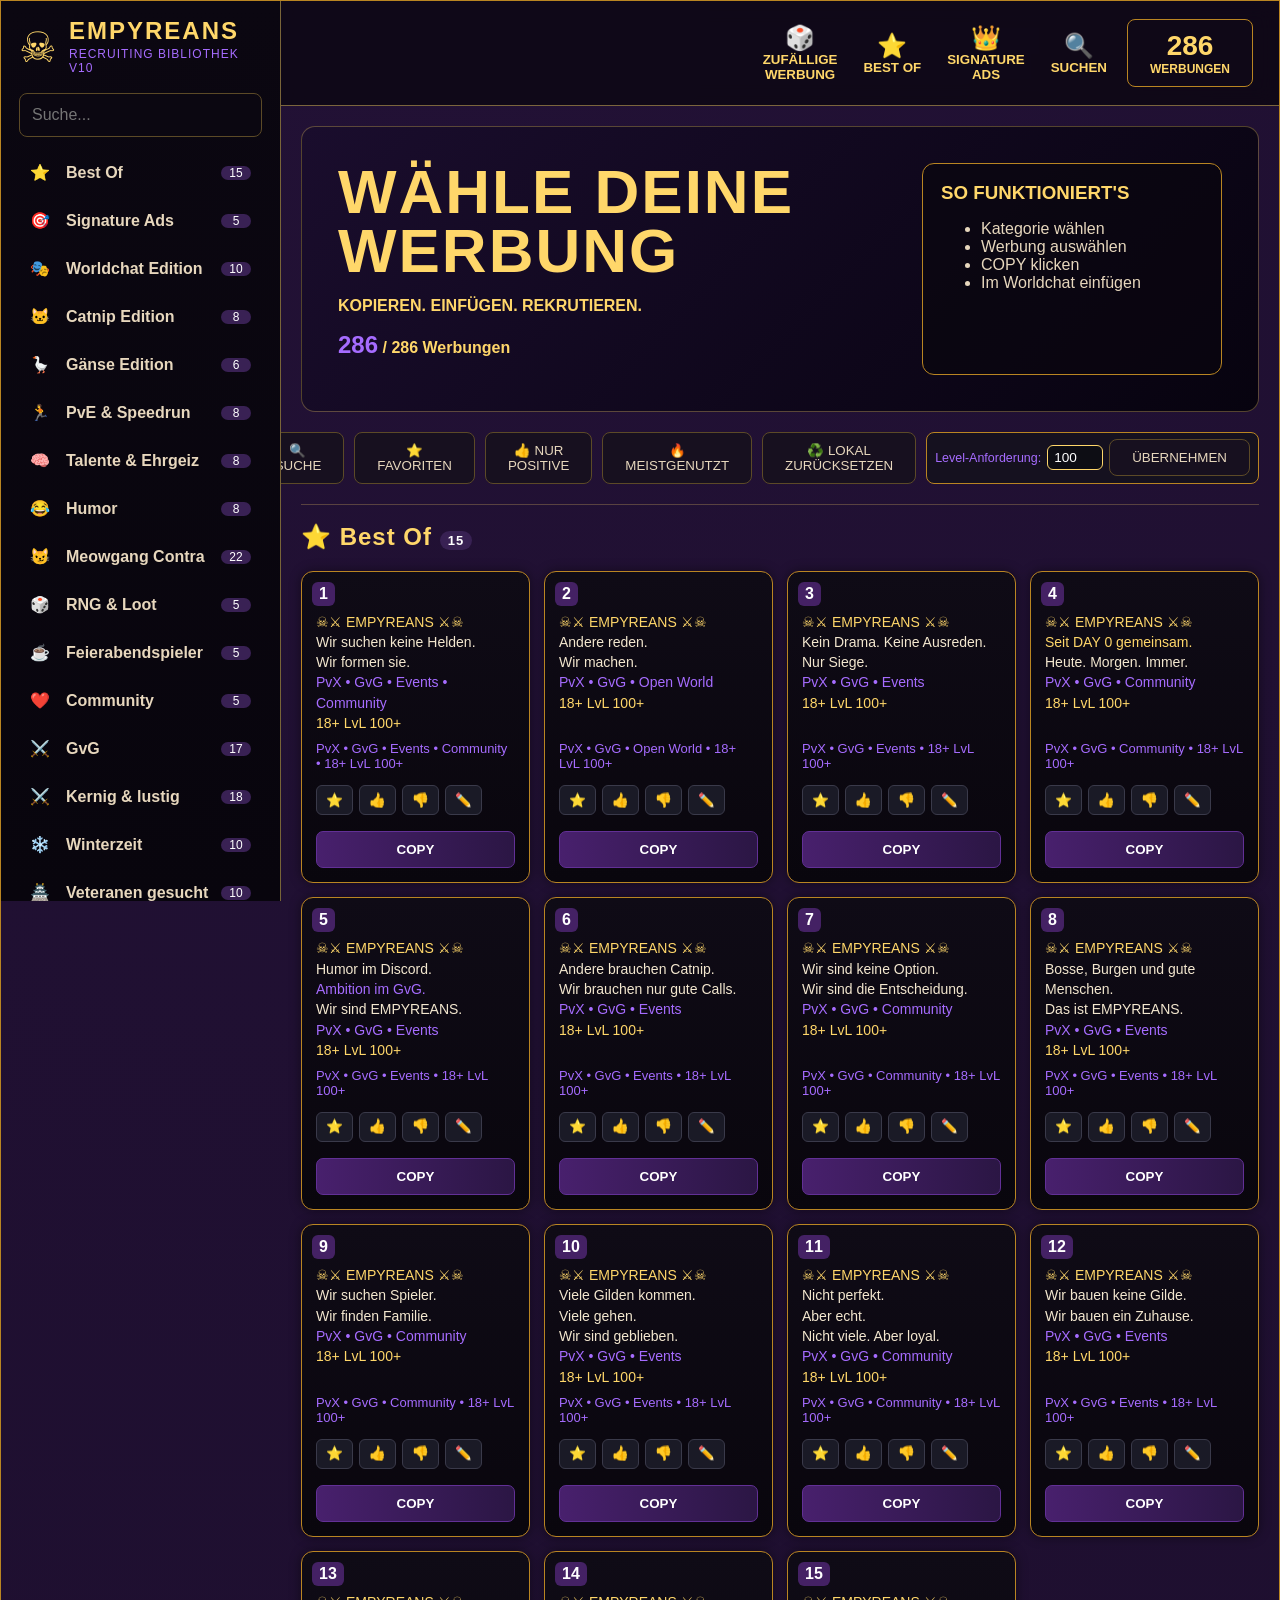
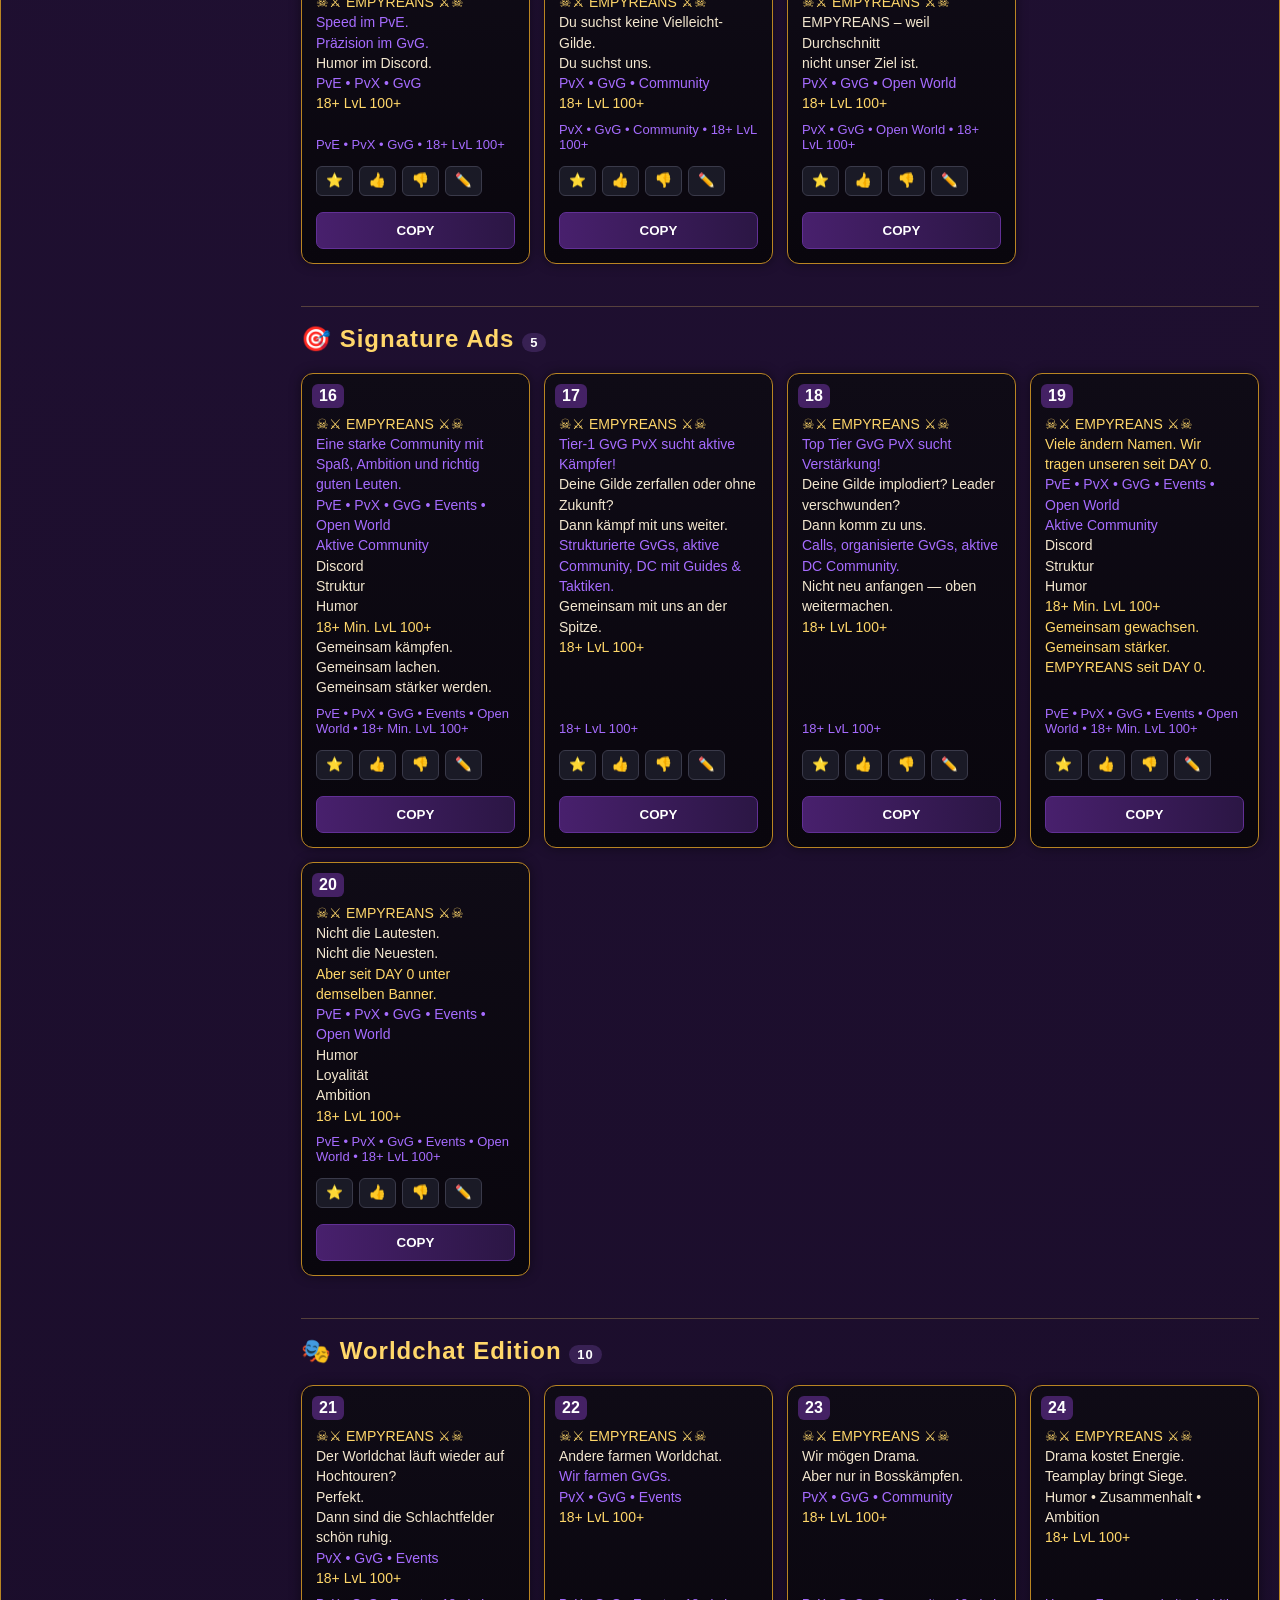
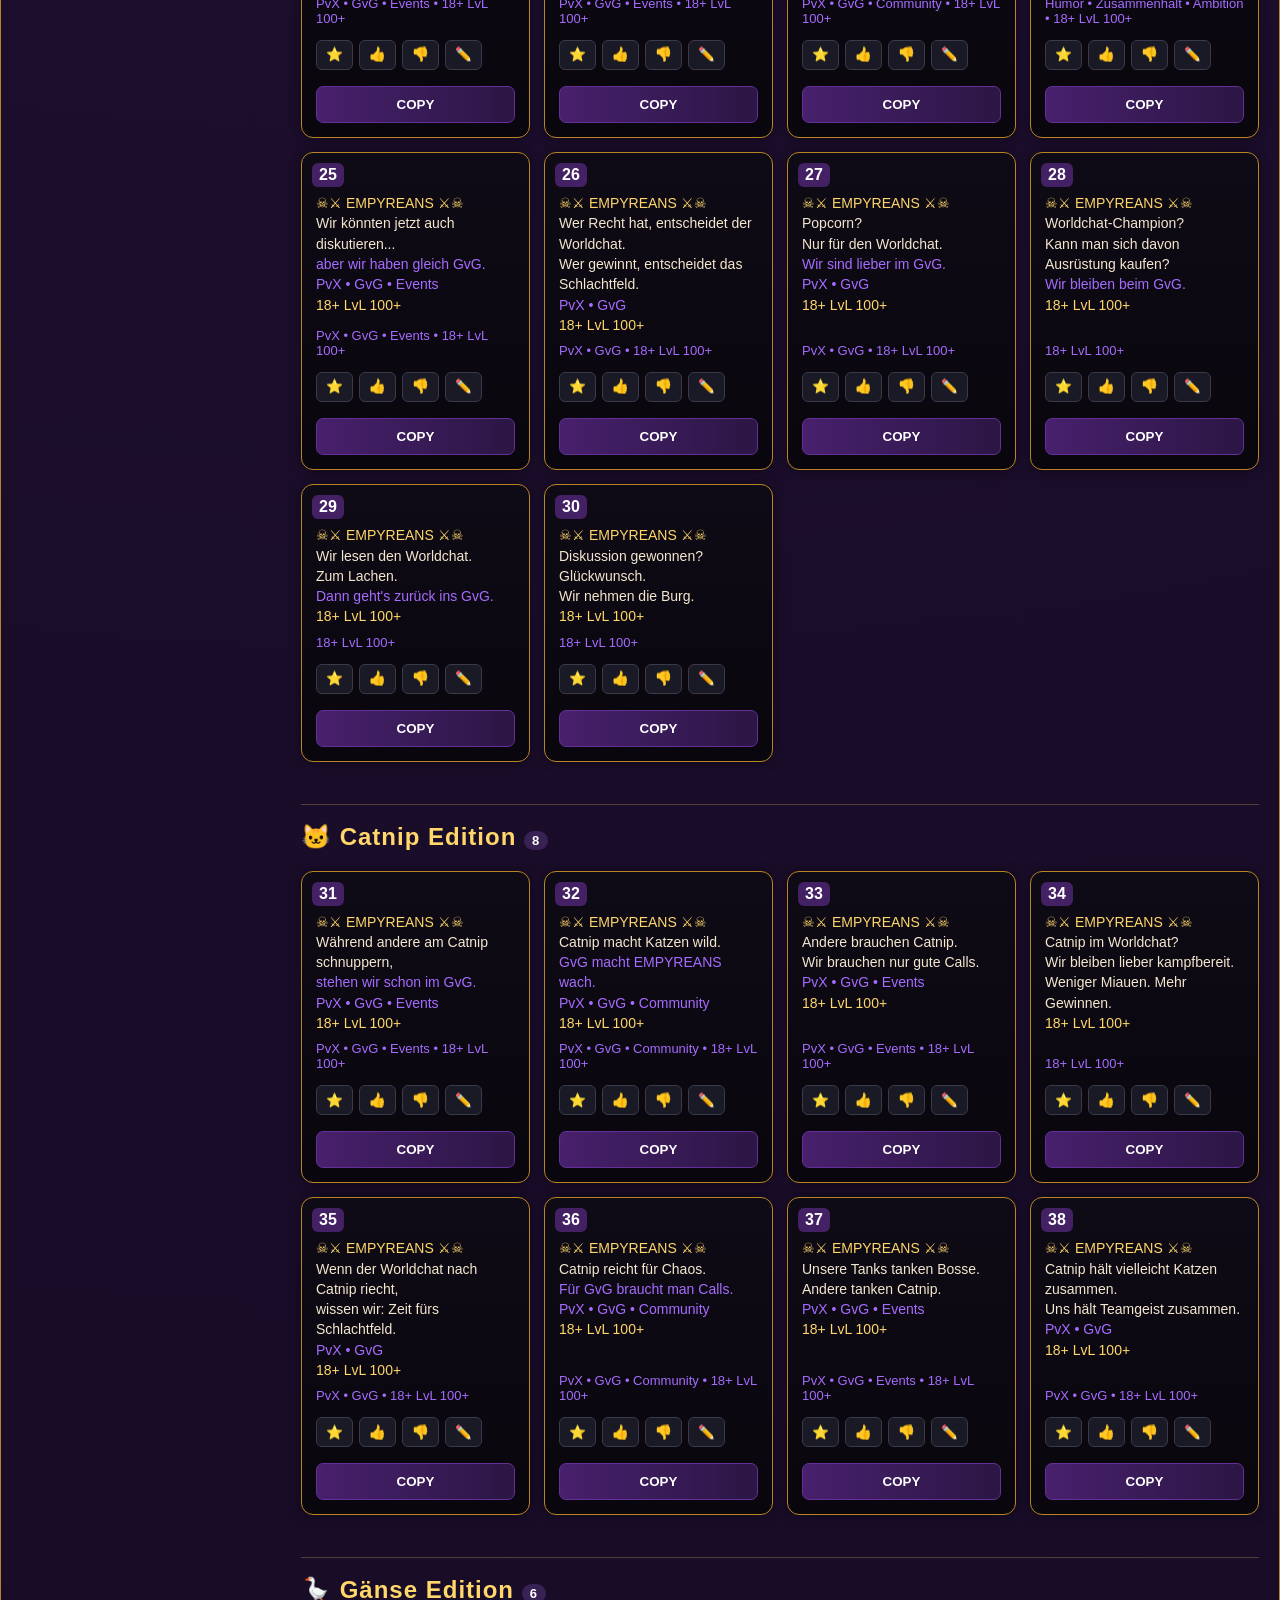
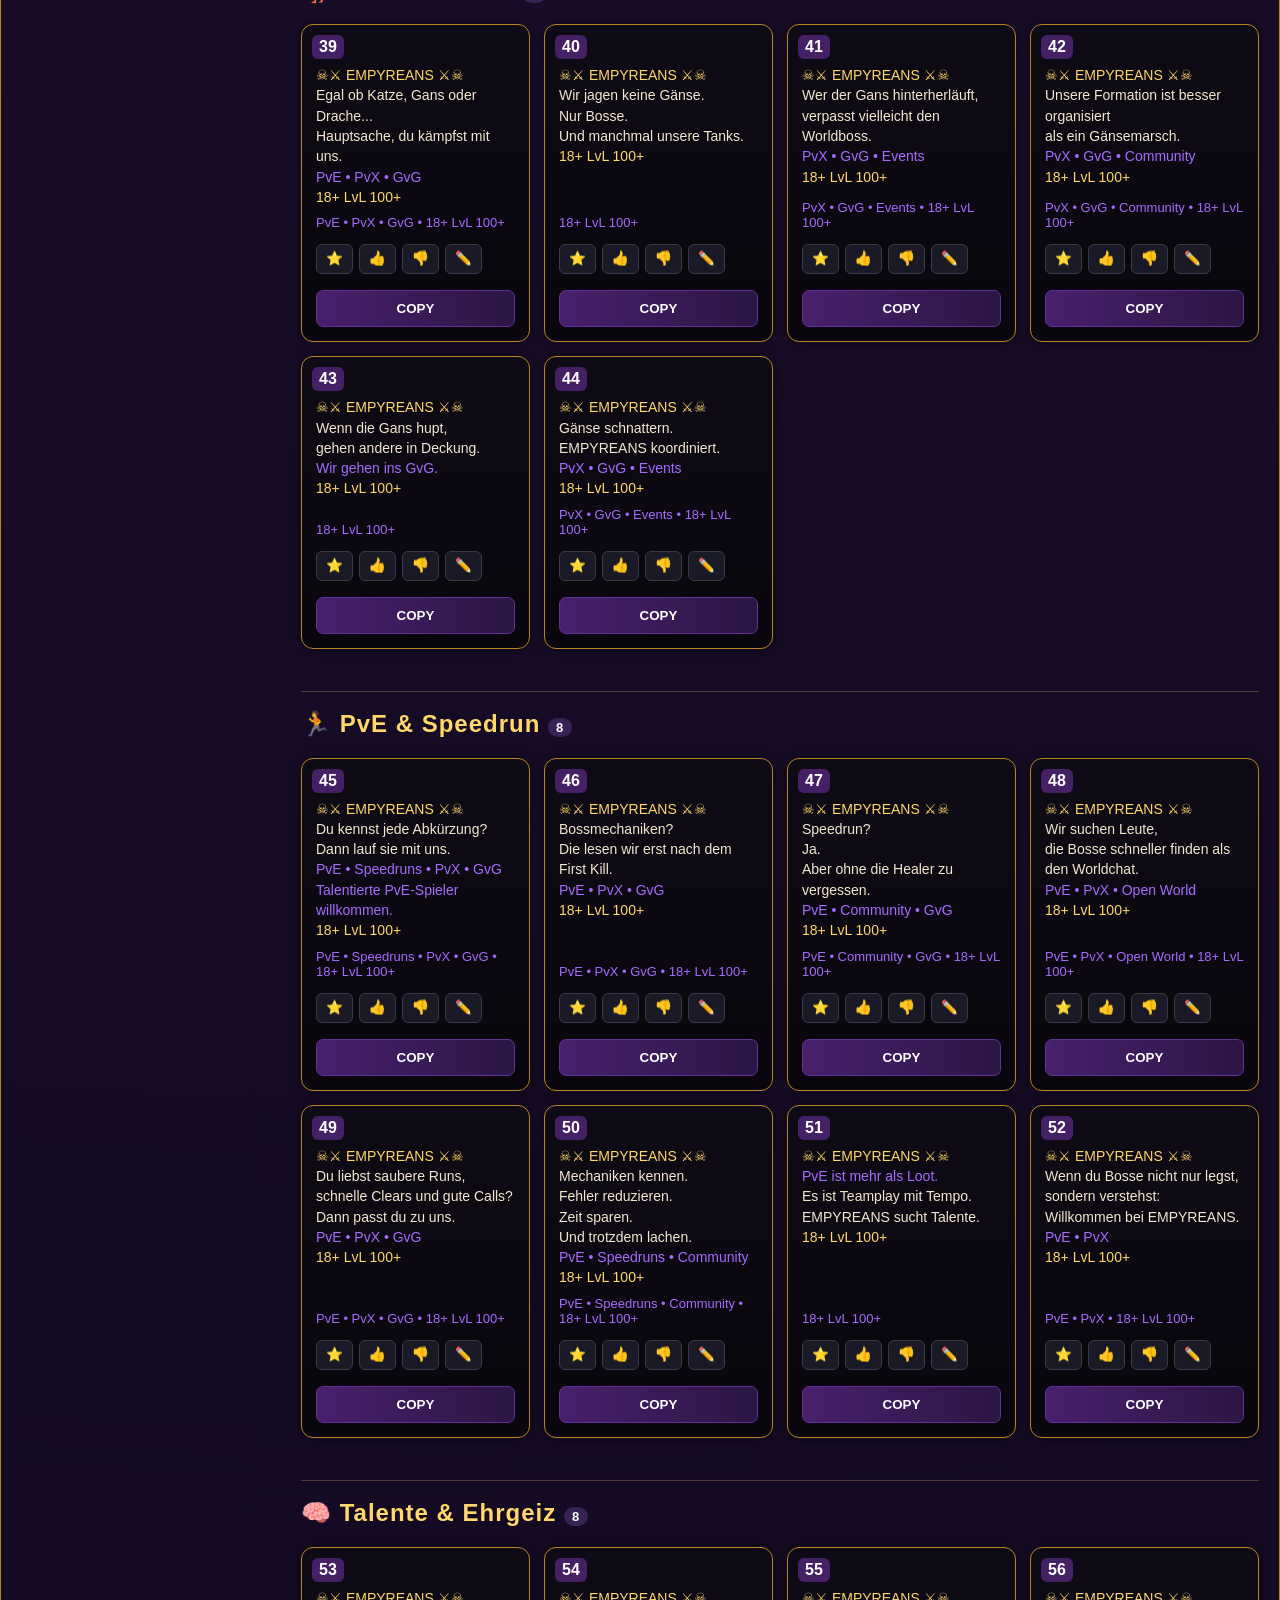
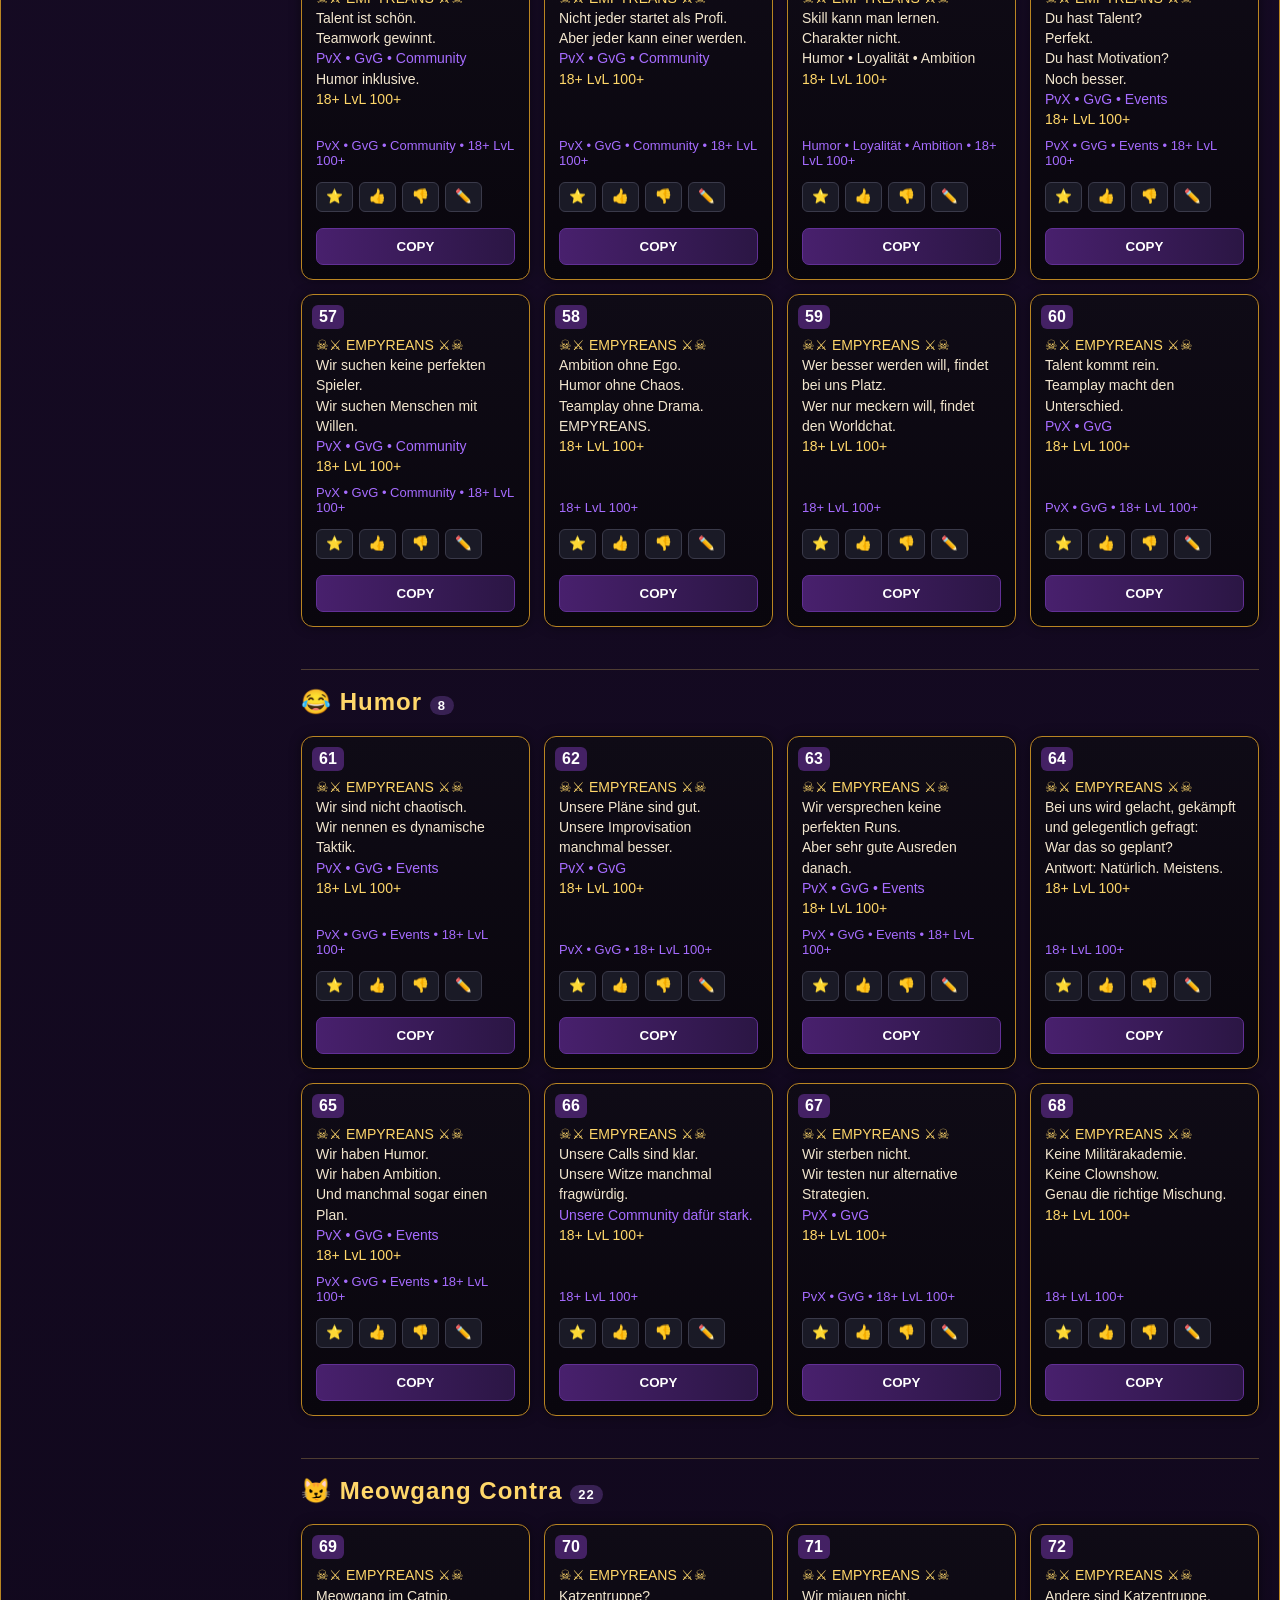
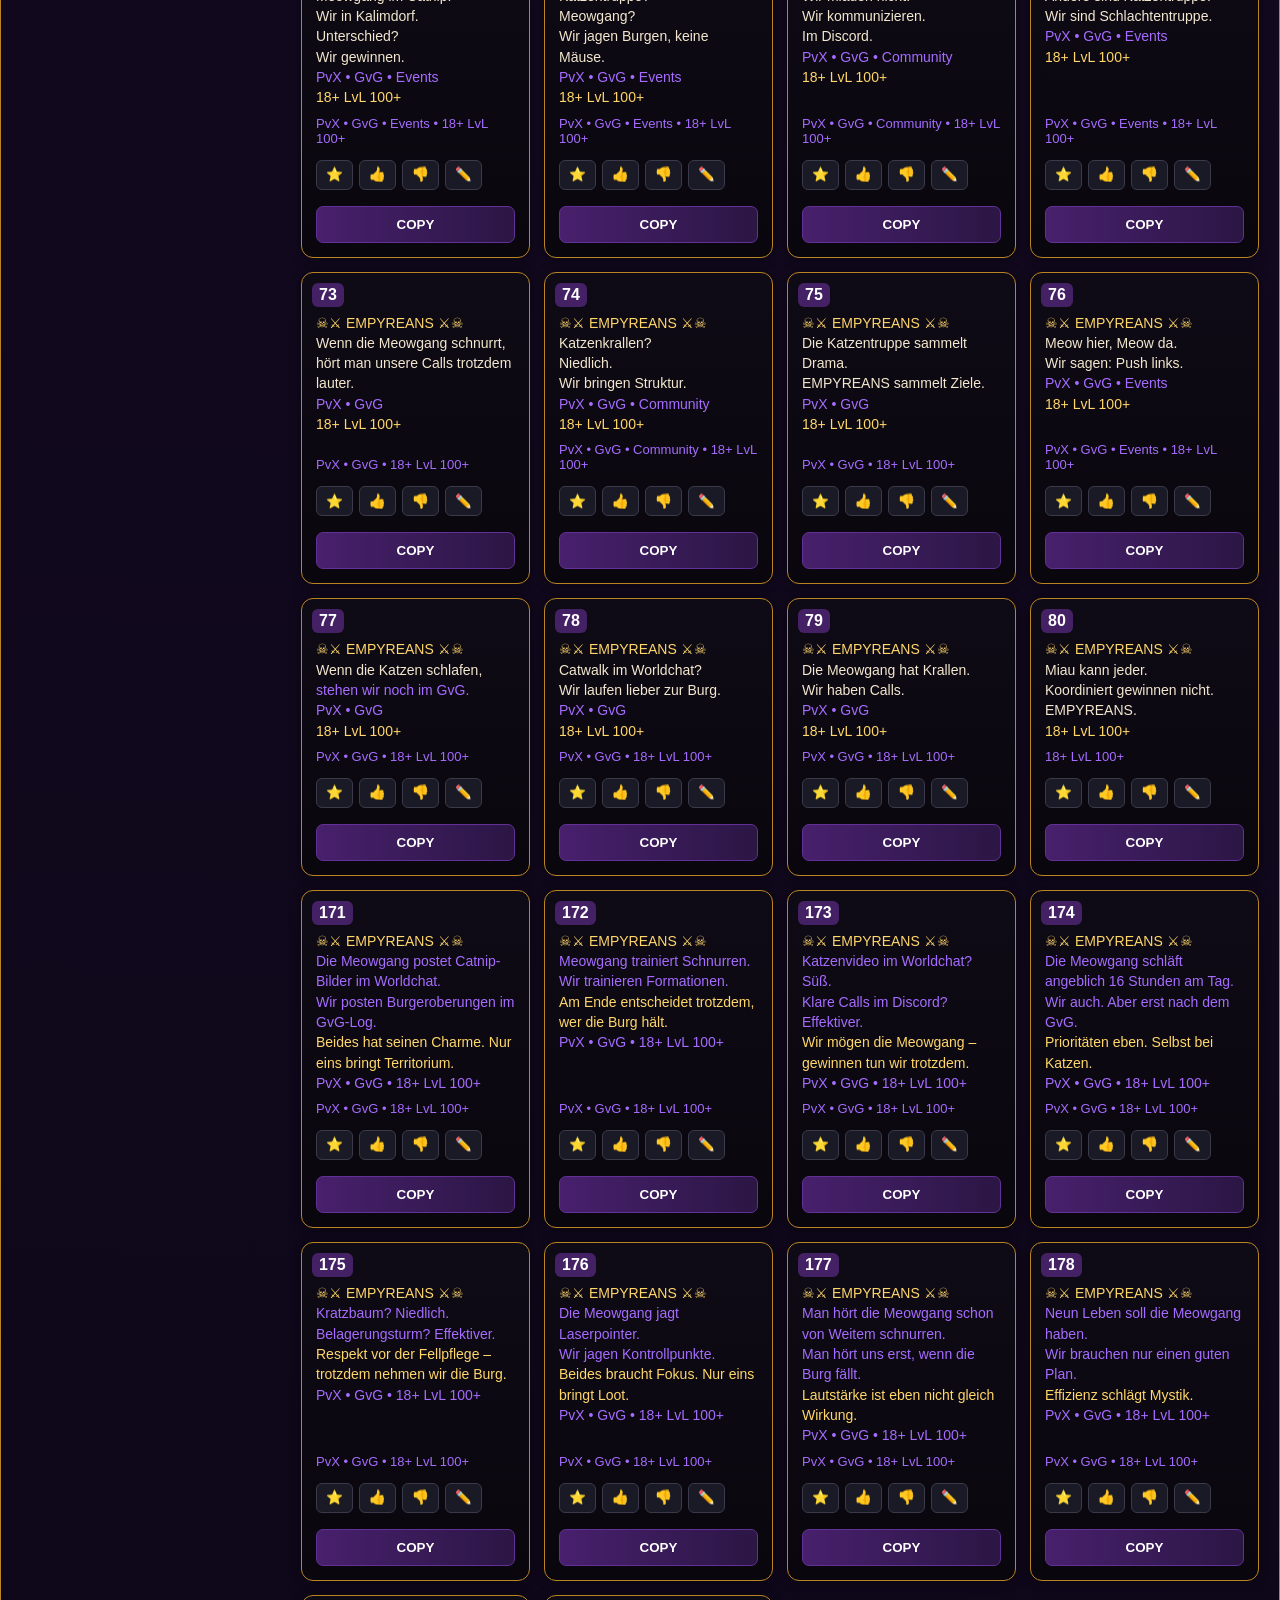
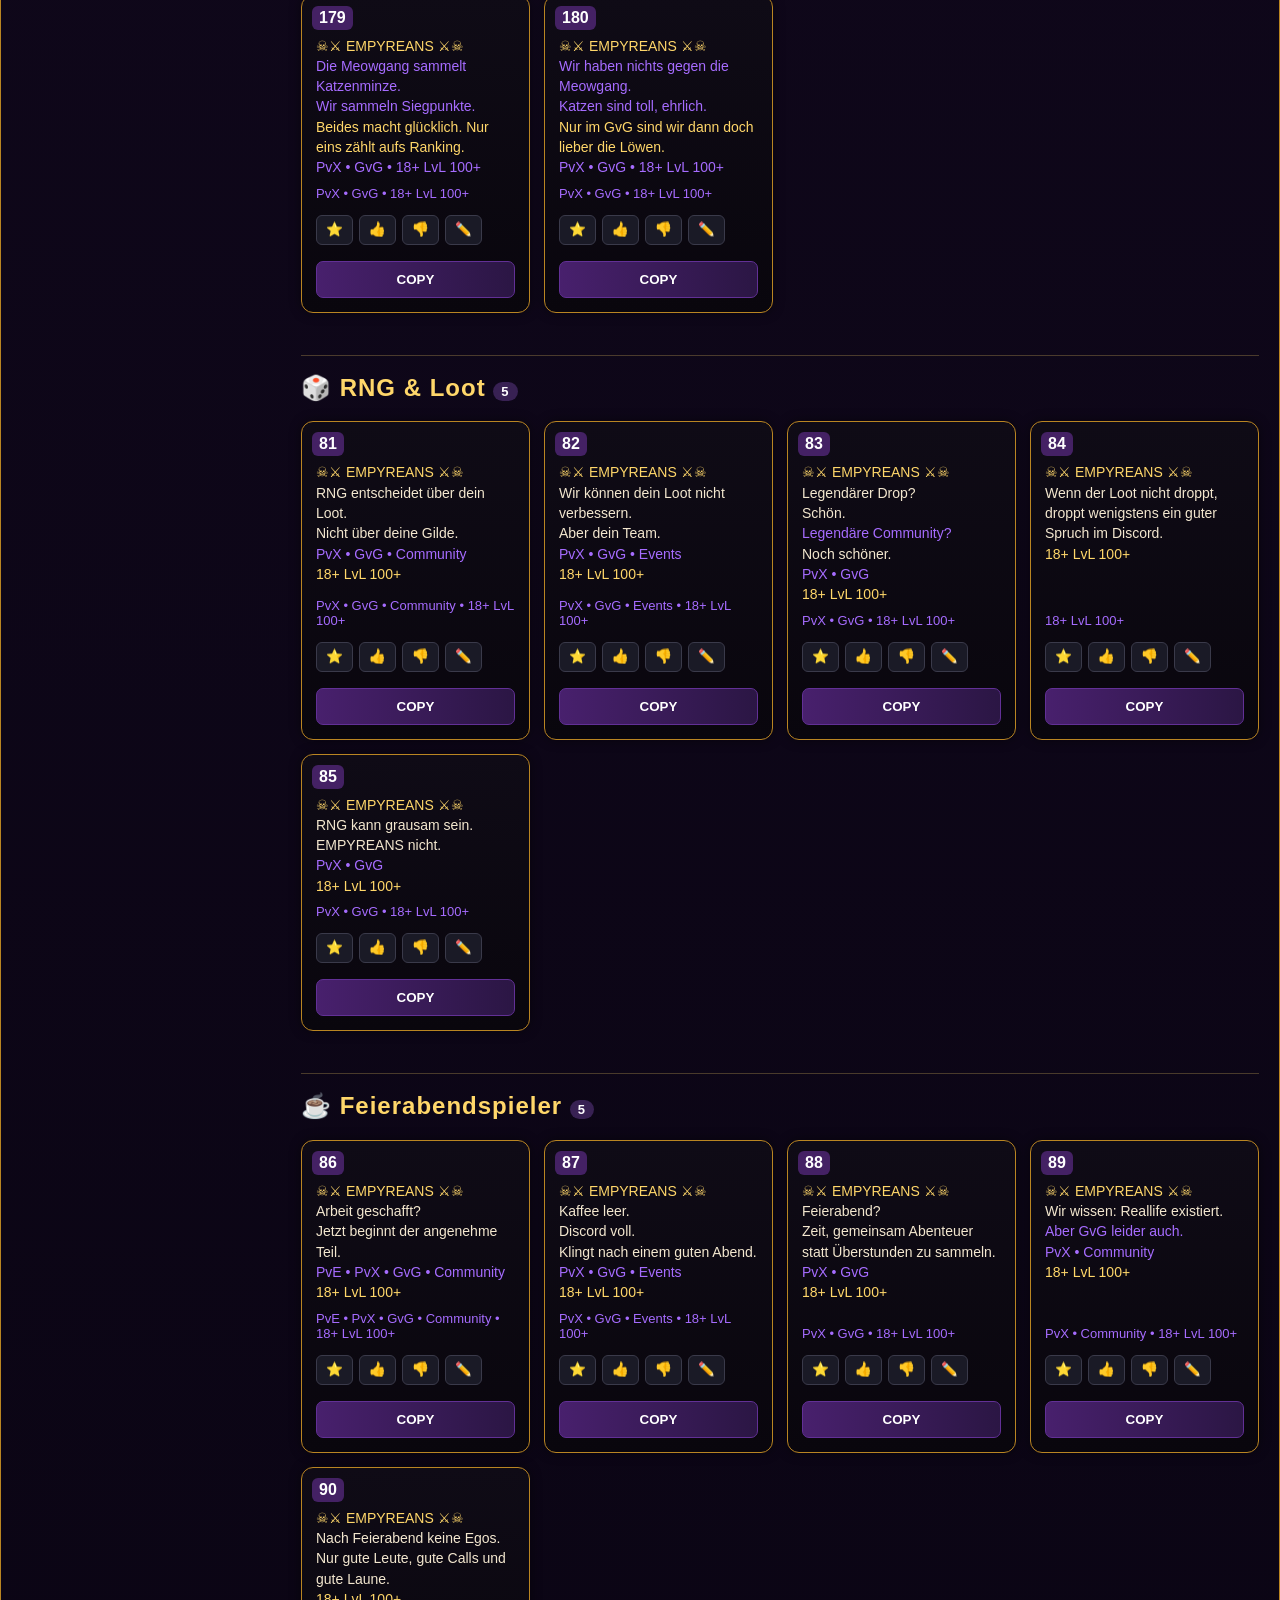
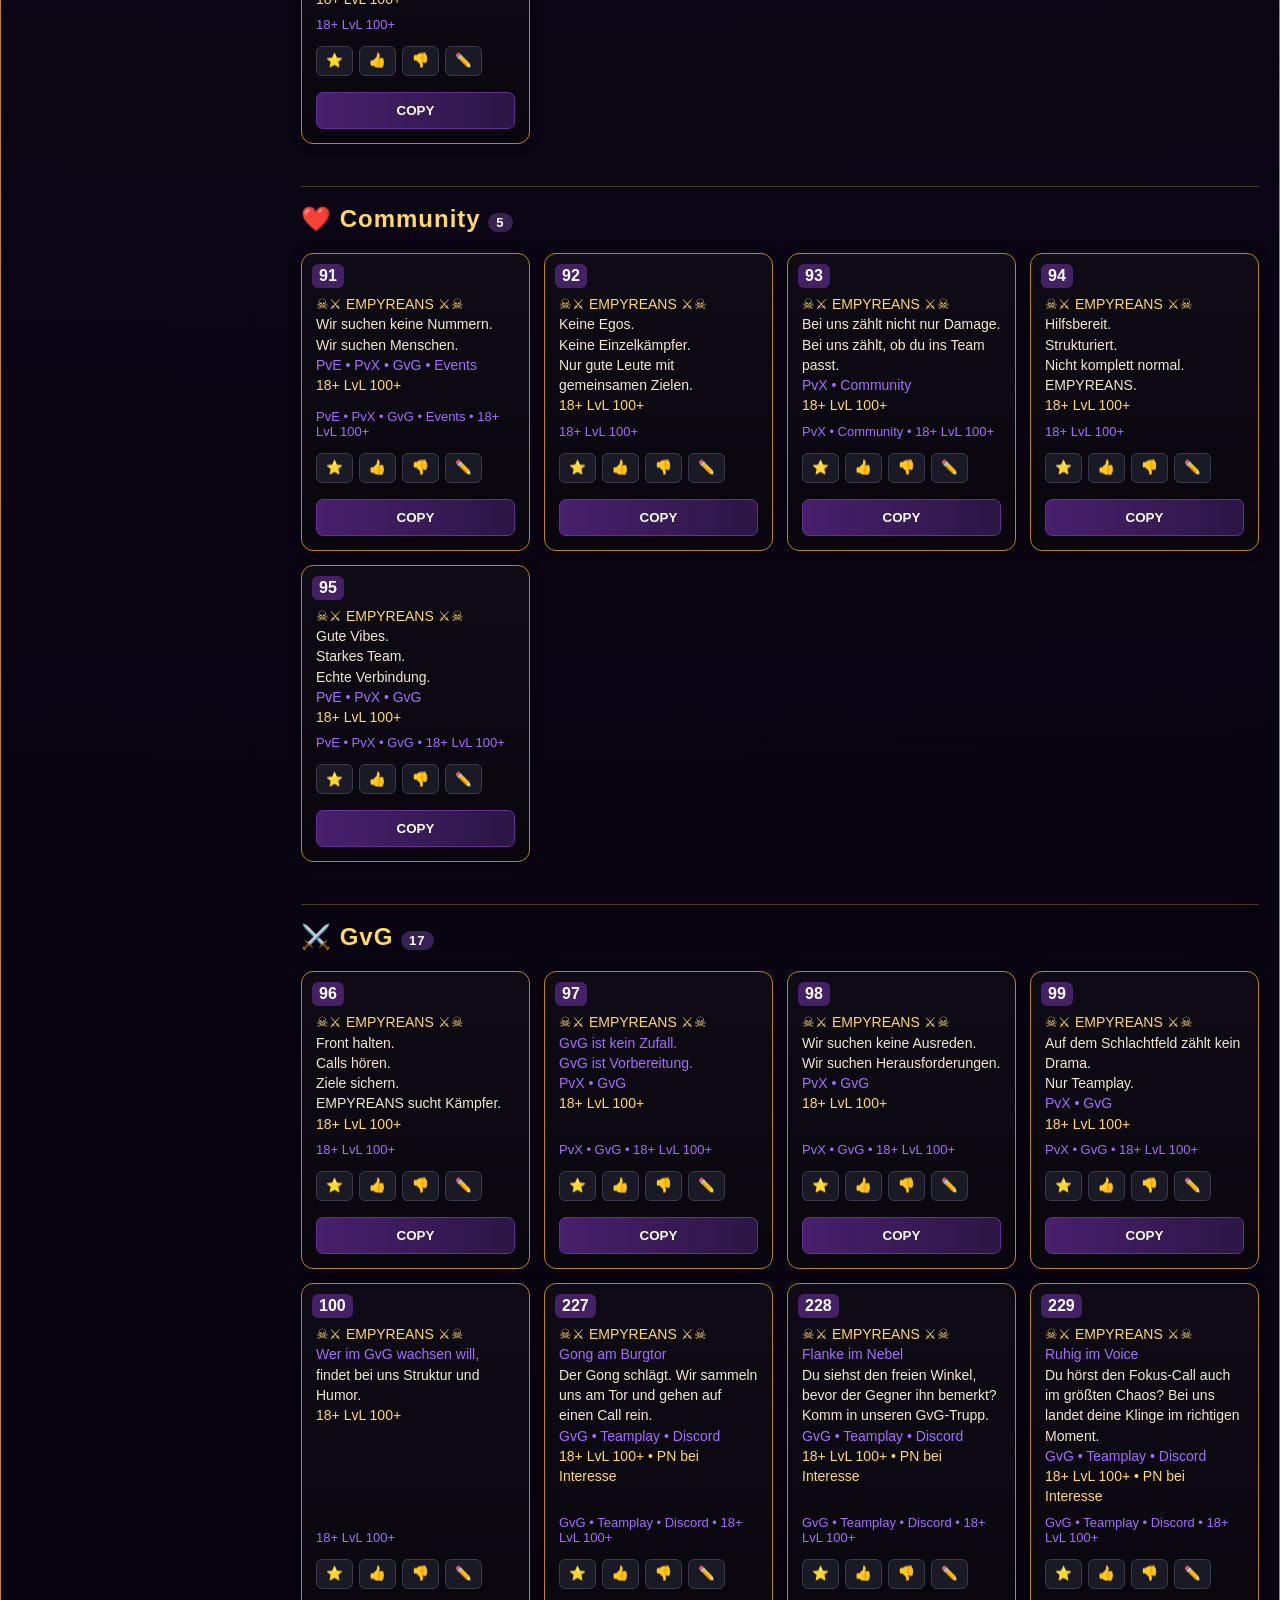
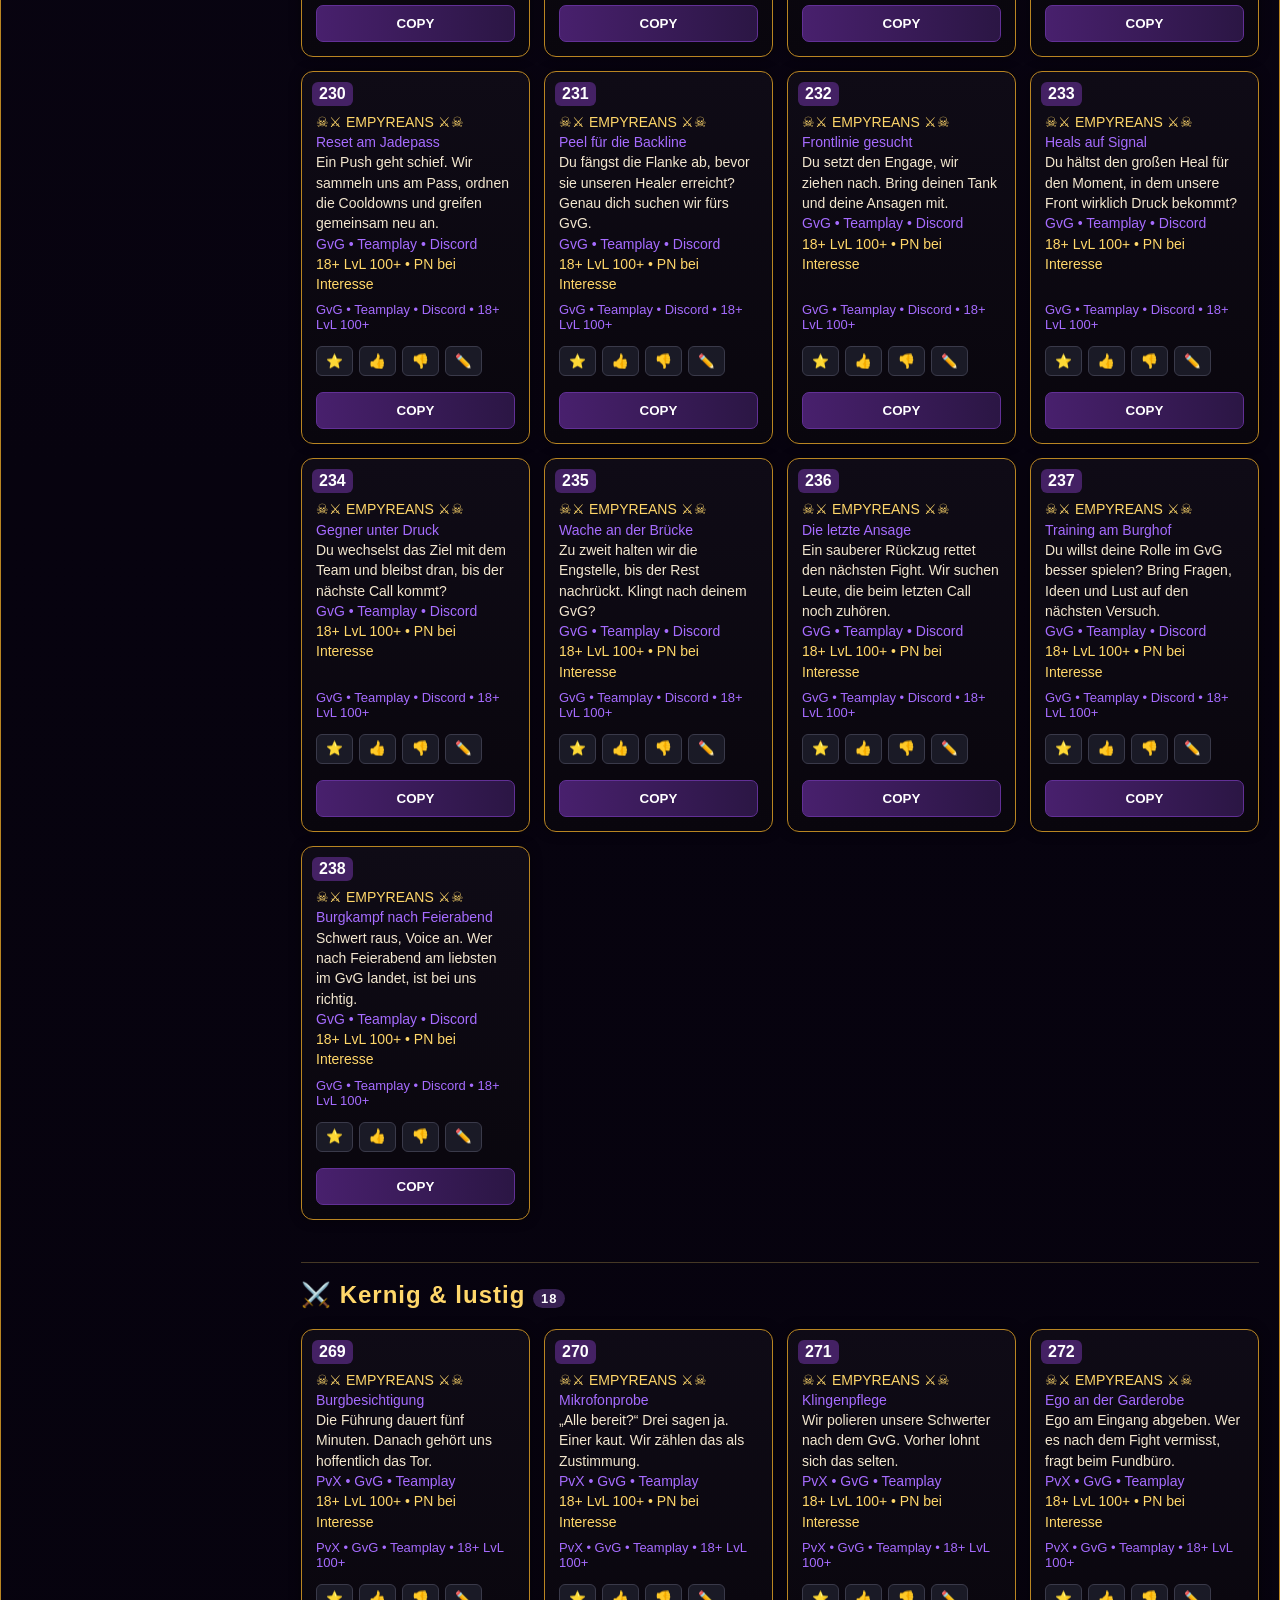
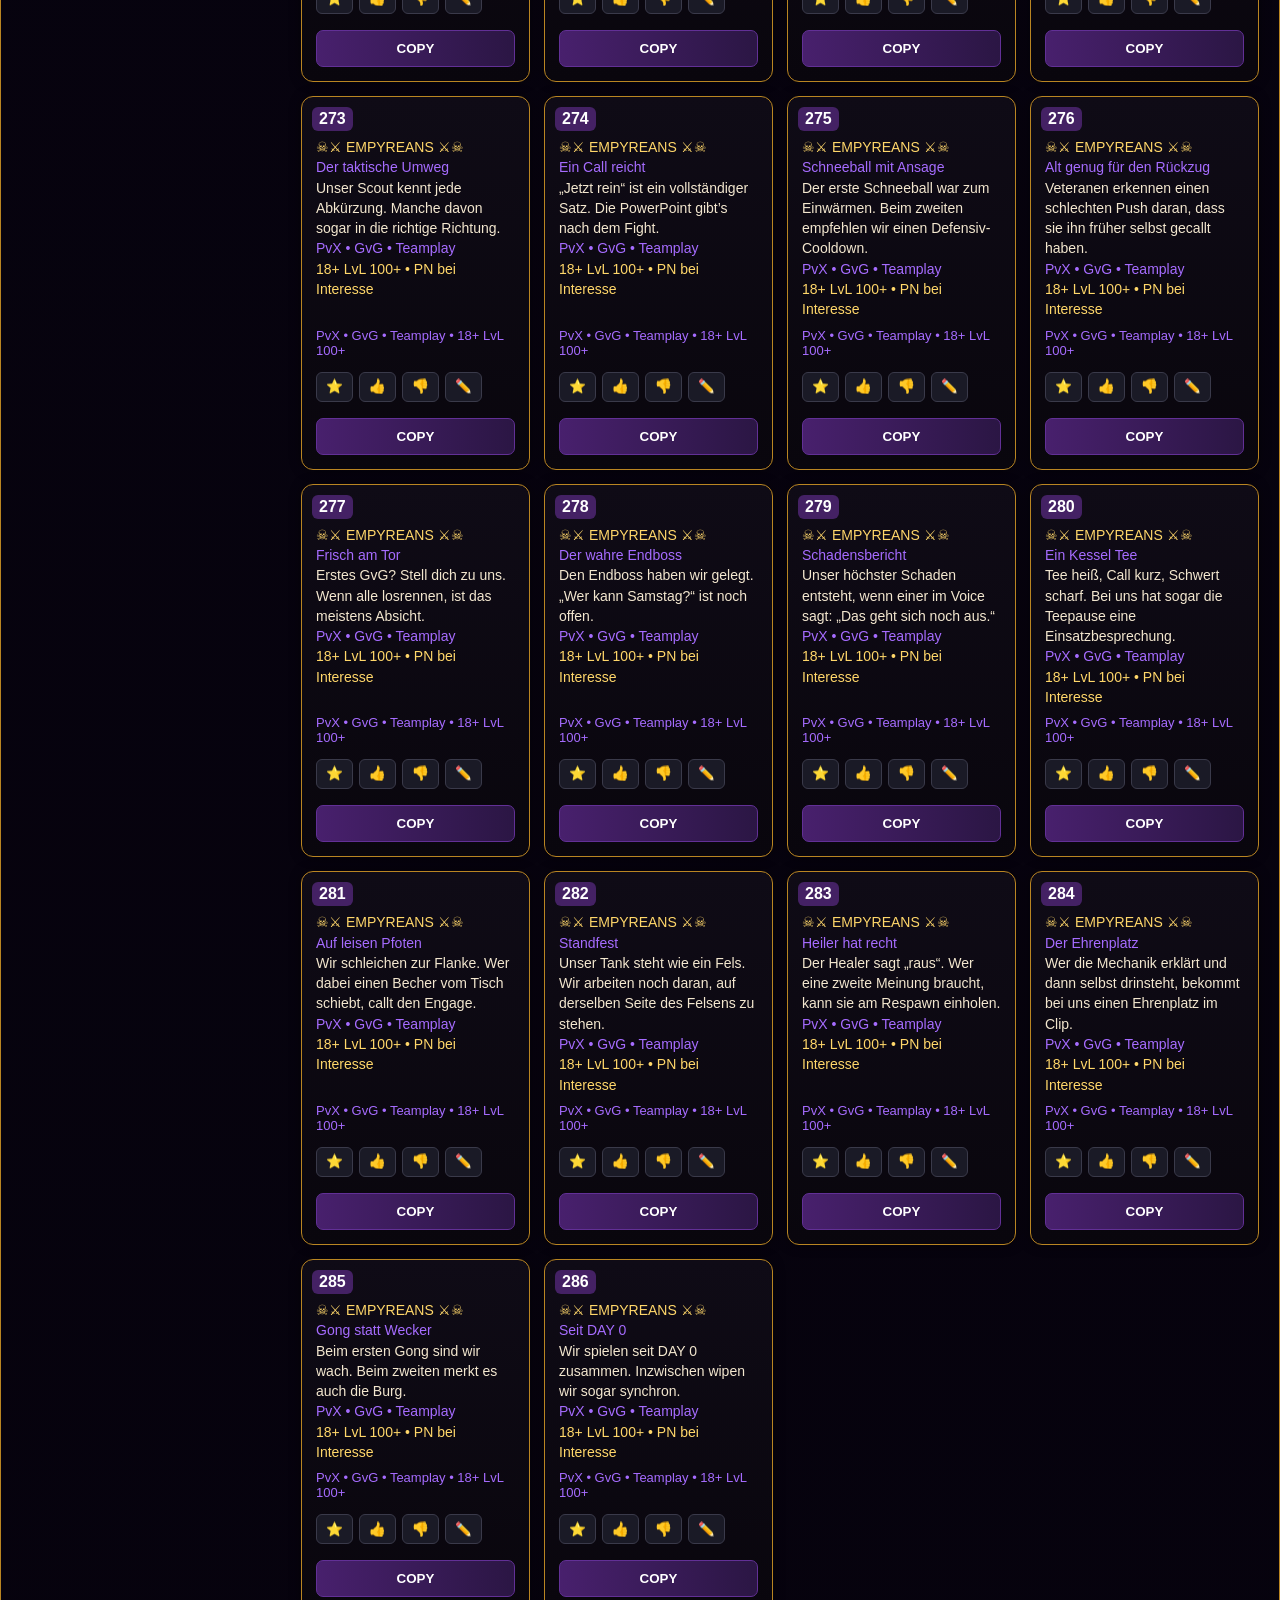
<file: EMPYREANS_Recruiting_Bibliothek.html>
<!DOCTYPE html><html lang="de"><head><meta charset="UTF-8"><meta name="viewport" content="width=device-width, initial-scale=1, viewport-fit=cover"><meta name="robots" content="noindex,nofollow,noarchive,nosnippet"><title>EMPYREANS Recruiting Bibliothek V10</title><style>
:root{--gold:#ffd76a;--violet:#a66cff;--border:#b98522;--text:#e7d7bd}
*{box-sizing:border-box}html{scroll-behavior:smooth}body{margin:0;background:radial-gradient(circle at 35% 0%,#221135,#07030f 42%,#020106);color:var(--text);font-family:Segoe UI,Arial,sans-serif}.app{display:grid;grid-template-columns:280px 1fr;min-height:100vh;border:1px solid var(--border)}.sidebar{background:linear-gradient(180deg,#0b0711,#08050d);border-right:1px solid rgba(255,215,106,.45);padding:18px;position:sticky;top:0;height:100vh;overflow:auto}.logo{display:flex;gap:12px;align-items:center;margin-bottom:18px}.logo-mark{font-size:42px;color:var(--gold)}.logo h1{font-size:24px;color:var(--gold);letter-spacing:2px;margin:0;line-height:1}.logo p{color:var(--violet);margin:4px 0 0;font-size:12px;letter-spacing:1px}.search input{width:100%;background:#0b0711;border:1px solid #5c4a27;color:var(--gold);padding:12px;border-radius:8px;font-size:16px}.nav{display:flex;flex-direction:column;gap:7px;margin-top:15px}.nav a{display:grid;grid-template-columns:28px 1fr 30px;align-items:center;gap:8px;text-decoration:none;color:var(--text);padding:10px;border-radius:9px;border:1px solid transparent}.nav a:hover{background:linear-gradient(90deg,#2c1746,#151021);border-color:var(--border);color:var(--gold)}.nav em{background:#392154;color:#fff;border-radius:999px;text-align:center;font-style:normal;font-size:12px}.info-box{margin-top:22px;border:1px solid var(--border);border-radius:10px;padding:14px;background:#0e0a14}.info-box h3{color:var(--gold);margin:0 0 10px}.info-box p,.info-box li{font-size:13px;line-height:1.5}.main{min-width:0}.topbar{display:grid;grid-template-columns:1fr auto;padding:18px 26px;border-bottom:1px solid rgba(255,215,106,.45);background:rgba(10,6,15,.75);position:sticky;top:0;z-index:5;backdrop-filter:blur(10px)}.top-actions{display:flex;gap:14px;align-items:center}.action{color:var(--gold);text-align:center;font-weight:700;cursor:pointer;border:0;background:transparent}.action .ico{display:block;font-size:24px}.count-box{border:1px solid var(--border);border-radius:8px;padding:10px 22px;color:var(--gold);font-size:28px;font-weight:900;text-align:center}.count-box small{display:block;font-size:12px}.hero{margin:20px;border:1px solid rgba(255,215,106,.3);border-radius:14px;min-height:250px;background:linear-gradient(135deg,#1a0d2d,#07030f);display:grid;grid-template-columns:1fr 300px;gap:20px;padding:36px}.hero h2{color:var(--gold);font-size:clamp(34px,6vw,62px);line-height:.95;margin:0;letter-spacing:2px}.hero p{color:var(--gold);font-weight:800}.howto{border:1px solid var(--border);border-radius:12px;padding:18px;background:rgba(10,6,15,.75)}.howto h3{color:var(--gold);margin:0 0 8px}.filters{display:flex;justify-content:flex-end;gap:10px;margin:0 20px 16px}.filter-btn{border:1px solid #5c4a27;background:#17101f;color:var(--text);padding:10px 22px;border-radius:8px;cursor:pointer}.section{padding:0 20px 22px}.section h2{color:var(--gold);letter-spacing:1px;border-top:1px solid rgba(255,215,106,.25);padding-top:18px}.section small{color:#fff;background:#382153;border-radius:999px;padding:2px 8px;font-size:13px}.cards{display:grid;grid-template-columns:repeat(auto-fill,minmax(220px,1fr));gap:14px}.card{position:relative;border:1px solid var(--border);border-radius:12px;padding:14px;background:linear-gradient(180deg,#0f0b16,#09060d);min-height:230px;display:flex;flex-direction:column;box-shadow:0 0 12px rgba(0,0,0,.45)}.card.highlight{outline:3px solid var(--gold);box-shadow:0 0 28px rgba(255,215,106,.35)}.card-num{position:absolute;top:10px;left:10px;background:#442164;color:#fff;border-radius:6px;padding:3px 7px;font-weight:900}.preview{padding-top:26px;line-height:1.45;font-size:14px;flex:1}.card-meta{color:var(--violet);font-size:13px;margin:8px 0}.card button{width:100%;background:linear-gradient(90deg,#48206d,#2b1644);color:#fff;border:1px solid #623096;border-radius:7px;padding:10px;font-weight:900;cursor:pointer}textarea{position:absolute;opacity:0;pointer-events:none}.gold{color:var(--gold)}.violet{color:var(--violet)}.light{color:#f3e7cf}.footer{padding:18px;text-align:center;color:var(--gold);border-top:1px solid var(--border);letter-spacing:2px}@media(max-width:900px){.app{display:block}.sidebar{position:static;height:auto;border-right:0;border-bottom:1px solid var(--border)}.nav{display:grid;grid-template-columns:repeat(2,1fr)}.topbar{position:static;grid-template-columns:1fr;text-align:center}.top-actions{justify-content:center;flex-wrap:wrap}.hero{grid-template-columns:1fr;margin:12px;padding:22px}.cards{grid-template-columns:repeat(2,1fr)}}@media(max-width:560px){.nav{grid-template-columns:1fr}.cards{grid-template-columns:1fr}.filters{justify-content:center;flex-wrap:wrap}.hero h2{font-size:36px}}
</style></head><body><div class="app"><aside class="sidebar"><div class="logo"><div class="logo-mark">☠</div><div><h1>EMPYREANS</h1><p>RECRUITING BIBLIOTHEK V10</p></div></div><div class="search"><input id="sideSearch" placeholder="Suche..." oninput="syncSearch(this.value)"></div><nav class="nav"><a href="#best-of"><span>⭐</span><b>Best Of</b><em>15</em></a><a href="#signature-ads"><span>🎯</span><b>Signature Ads</b><em>5</em></a><a href="#worldchat-edition"><span>🎭</span><b>Worldchat Edition</b><em>10</em></a><a href="#catnip-edition"><span>🐱</span><b>Catnip Edition</b><em>8</em></a><a href="#gaense-edition"><span>🪿</span><b>Gänse Edition</b><em>6</em></a><a href="#pve-und-speedrun"><span>🏃</span><b>PvE &amp; Speedrun</b><em>8</em></a><a href="#talente-und-ehrgeiz"><span>🧠</span><b>Talente &amp; Ehrgeiz</b><em>8</em></a><a href="#humor"><span>😂</span><b>Humor</b><em>8</em></a><a href="#meowgang-contra"><span>😼</span><b>Meowgang Contra</b><em>22</em></a><a href="#rng-und-loot"><span>🎲</span><b>RNG &amp; Loot</b><em>5</em></a><a href="#feierabendspieler"><span>☕</span><b>Feierabendspieler</b><em>5</em></a><a href="#community"><span>❤️</span><b>Community</b><em>5</em></a><a href="#gvg"><span>⚔️</span><b>GvG</b><em>17</em></a><a href="#kernig-und-lustig"><span>⚔️</span><b>Kernig &amp; lustig</b><em>18</em></a><a href="#winterzeit"><span>❄️</span><b>Winterzeit</b><em>10</em></a><a href="#veteranen"><span>🏯</span><b>Veteranen gesucht</b><em>10</em></a><a href="#neue-helden"><span>🏮</span><b>Neue Helden gesucht</b><em>10</em></a><a href="#healer-spezial"><span>💚</span><b>Healer Spezial</b><em>8</em></a><a href="#tank-spezial"><span>🛡️</span><b>Tank Spezial</b><em>8</em></a><a href="#nameless-sword-spezial"><span>🥷</span><b>Nameless Sword Spezial</b><em>8</em></a><a href="#fanbrella-spezial"><span>🌂</span><b>Fanbrella Spezial</b><em>8</em></a><a href="#ropedart-spezial"><span>🪢</span><b>Ropedart Spezial</b><em>8</em></a><a href="#vielfalt-spielertypen"><span>🌟</span><b>Vielfalt & Spielertypen</b><em>10</em></a><a href="#gemeinschaft-extra"><span>❤️</span><b>Gemeinschaft Extra</b><em>10</em></a><a href="#humor-selbstironie"><span>😂</span><b>Humor & Selbstironie</b><em>10</em></a><a href="#kern-der-gilde"><span>🔥</span><b>Kern der Gilde</b><em>20</em></a><a href="#sommerpause-gvg"><span>☀️</span><b>Sommerpause, aber GvG</b><em>10</em></a></nav><div class="info-box"><h3>ÜBER DIE BIBLIOTHEK</h3><p>286 handverlesene Werbetexte für EMPYREANS. Kopieren, einfügen, auffallen.</p><p style="color:var(--violet)">LvL 100+ • Humor & Ambition</p></div><div class="info-box"><h3>TIPPS FÜR PS5 SPIELER</h3><ol><li>Text über COPY kopieren</li><li>Im Spiel Optionsbutton → Einfügen</li><li>Bei Bedarf über Mobile/Discord öffnen</li></ol></div></aside><main class="main"><header class="topbar"><div></div><div class="top-actions"><button class="action" onclick="randomAd()"><span class="ico">🎲</span>ZUFÄLLIGE<br>WERBUNG</button><button class="action" onclick="jumpToSection('best-of')"><span class="ico">⭐</span>BEST OF</button><button class="action" onclick="jumpToSection('signature-ads')"><span class="ico">👑</span>SIGNATURE<br>ADS</button><button class="action" onclick="focusSearch()"><span class="ico">🔍</span>SUCHEN</button><div class="count-box">286<small>WERBUNGEN</small></div></div></header><section class="hero"><div><h2>WÄHLE DEINE<br>WERBUNG</h2><p>KOPIEREN. EINFÜGEN. REKRUTIEREN.</p><p><span style="color:var(--violet);font-size:24px">286</span> / 286 Werbungen</p></div><div class="howto"><h3>SO FUNKTIONIERT'S</h3><ul><li>Kategorie wählen</li><li>Werbung auswählen</li><li>COPY klicken</li><li>Im Worldchat einfügen</li></ul></div></section><div class="filters"><button class="filter-btn" onclick="showAll()">ALLE</button><button class="filter-btn" onclick="randomAd()">🎲 ZUFALL</button><button class="filter-btn" onclick="focusSearch()">🔍 SUCHE</button><button class="filter-btn" id="favFilterBtn" onclick="toggleFavFilter()">⭐ FAVORITEN</button><button class="filter-btn" id="likeFilterBtn" onclick="toggleLikeFilter()">👍 NUR POSITIVE</button><button class="filter-btn" id="sortCopiesBtn" onclick="toggleSortByCopies()">🔥 MEISTGENUTZT</button><button class="filter-btn" onclick="resetAllLocal()">♻️ LOKAL ZURÜCKSETZEN</button><span class="lvl-control"><label for="lvlInput">Level-Anforderung:</label><input type="number" id="lvlInput" min="100" max="999" value="100"><button class="filter-btn" id="lvlApplyBtn">ÜBERNEHMEN</button></span></div><section id="best-of" class="section"><h2>⭐ Best Of <small>15</small></h2><div class="cards"><article class="card" data-search="best of wir suchen keine helden. wir formen sie. pvx • gvg • events • community lvl 100+ 18+"><div class="card-num">1</div><div class="preview"><span class="gold">☠⚔ EMPYREANS ⚔☠</span><br><span class="light">Wir suchen keine Helden.</span><br><span class="light">Wir formen sie.</span><br><span class="violet">PvX • GvG • Events • Community</span><br><span class="gold">18+ LvL 100+</span></div><div class="card-meta">PvX • GvG • Events • Community • 18+ LvL 100+</div><button onclick="copyAd(this)">COPY</button><textarea readonly>#ffd700☠⚔ EMPYREANS ⚔☠
#ffffffWir suchen keine Helden.
#ffffffWir formen sie.
#a678ffPvX • GvG • Events • Community
#ffd70018+ LvL 100+</textarea></article><article class="card" data-search="best of andere reden. wir machen. pvx • gvg • open world lvl 100+ 18+"><div class="card-num">2</div><div class="preview"><span class="gold">☠⚔ EMPYREANS ⚔☠</span><br><span class="light">Andere reden.</span><br><span class="light">Wir machen.</span><br><span class="violet">PvX • GvG • Open World</span><br><span class="gold">18+ LvL 100+</span></div><div class="card-meta">PvX • GvG • Open World • 18+ LvL 100+</div><button onclick="copyAd(this)">COPY</button><textarea readonly>#ffd700☠⚔ EMPYREANS ⚔☠
#ffffffAndere reden.
#ffffffWir machen.
#a678ffPvX • GvG • Open World
#ffd70018+ LvL 100+</textarea></article><article class="card" data-search="best of kein drama. keine ausreden. nur siege. pvx • gvg • events lvl 100+ 18+"><div class="card-num">3</div><div class="preview"><span class="gold">☠⚔ EMPYREANS ⚔☠</span><br><span class="light">Kein Drama. Keine Ausreden.</span><br><span class="light">Nur Siege.</span><br><span class="violet">PvX • GvG • Events</span><br><span class="gold">18+ LvL 100+</span></div><div class="card-meta">PvX • GvG • Events • 18+ LvL 100+</div><button onclick="copyAd(this)">COPY</button><textarea readonly>#ffd700☠⚔ EMPYREANS ⚔☠
#ffffffKein Drama. Keine Ausreden.
#ffffffNur Siege.
#a678ffPvX • GvG • Events
#ffd70018+ LvL 100+</textarea></article><article class="card" data-search="best of seit day 0 gemeinsam. heute. morgen. immer. pvx • gvg • community lvl 100+ 18+"><div class="card-num">4</div><div class="preview"><span class="gold">☠⚔ EMPYREANS ⚔☠</span><br><span class="gold">Seit DAY 0 gemeinsam.</span><br><span class="light">Heute. Morgen. Immer.</span><br><span class="violet">PvX • GvG • Community</span><br><span class="gold">18+ LvL 100+</span></div><div class="card-meta">PvX • GvG • Community • 18+ LvL 100+</div><button onclick="copyAd(this)">COPY</button><textarea readonly>#ffd700☠⚔ EMPYREANS ⚔☠
#ffd700Seit DAY 0 gemeinsam.
#ffffffHeute. Morgen. Immer.
#a678ffPvX • GvG • Community
#ffd70018+ LvL 100+</textarea></article><article class="card" data-search="best of humor im discord. ambition im gvg. wir sind empyreans. pvx • gvg • events lvl 100+ 18+"><div class="card-num">5</div><div class="preview"><span class="gold">☠⚔ EMPYREANS ⚔☠</span><br><span class="light">Humor im Discord.</span><br><span class="violet">Ambition im GvG.</span><br><span class="light">Wir sind EMPYREANS.</span><br><span class="violet">PvX • GvG • Events</span><br><span class="gold">18+ LvL 100+</span></div><div class="card-meta">PvX • GvG • Events • 18+ LvL 100+</div><button onclick="copyAd(this)">COPY</button><textarea readonly>#ffd700☠⚔ EMPYREANS ⚔☠
#ffffffHumor im Discord.
#a678ffAmbition im GvG.
#ffffffWir sind EMPYREANS.
#a678ffPvX • GvG • Events
#ffd70018+ LvL 100+</textarea></article><article class="card" data-search="best of andere brauchen catnip. wir brauchen nur gute calls. pvx • gvg • events lvl 100+ 18+"><div class="card-num">6</div><div class="preview"><span class="gold">☠⚔ EMPYREANS ⚔☠</span><br><span class="light">Andere brauchen Catnip.</span><br><span class="light">Wir brauchen nur gute Calls.</span><br><span class="violet">PvX • GvG • Events</span><br><span class="gold">18+ LvL 100+</span></div><div class="card-meta">PvX • GvG • Events • 18+ LvL 100+</div><button onclick="copyAd(this)">COPY</button><textarea readonly>#ffd700☠⚔ EMPYREANS ⚔☠
#ffffffAndere brauchen Catnip.
#ffffffWir brauchen nur gute Calls.
#a678ffPvX • GvG • Events
#ffd70018+ LvL 100+</textarea></article><article class="card" data-search="best of wir sind keine option. wir sind die entscheidung. pvx • gvg • community lvl 100+ 18+"><div class="card-num">7</div><div class="preview"><span class="gold">☠⚔ EMPYREANS ⚔☠</span><br><span class="light">Wir sind keine Option.</span><br><span class="light">Wir sind die Entscheidung.</span><br><span class="violet">PvX • GvG • Community</span><br><span class="gold">18+ LvL 100+</span></div><div class="card-meta">PvX • GvG • Community • 18+ LvL 100+</div><button onclick="copyAd(this)">COPY</button><textarea readonly>#ffd700☠⚔ EMPYREANS ⚔☠
#ffffffWir sind keine Option.
#ffffffWir sind die Entscheidung.
#a678ffPvX • GvG • Community
#ffd70018+ LvL 100+</textarea></article><article class="card" data-search="best of bosse, burgen und gute menschen. das ist empyreans. pvx • gvg • events lvl 100+ 18+"><div class="card-num">8</div><div class="preview"><span class="gold">☠⚔ EMPYREANS ⚔☠</span><br><span class="light">Bosse, Burgen und gute Menschen.</span><br><span class="light">Das ist EMPYREANS.</span><br><span class="violet">PvX • GvG • Events</span><br><span class="gold">18+ LvL 100+</span></div><div class="card-meta">PvX • GvG • Events • 18+ LvL 100+</div><button onclick="copyAd(this)">COPY</button><textarea readonly>#ffd700☠⚔ EMPYREANS ⚔☠
#ffffffBosse, Burgen und gute Menschen.
#ffffffDas ist EMPYREANS.
#a678ffPvX • GvG • Events
#ffd70018+ LvL 100+</textarea></article><article class="card" data-search="best of wir suchen spieler. wir finden familie. pvx • gvg • community lvl 100+ 18+"><div class="card-num">9</div><div class="preview"><span class="gold">☠⚔ EMPYREANS ⚔☠</span><br><span class="light">Wir suchen Spieler.</span><br><span class="light">Wir finden Familie.</span><br><span class="violet">PvX • GvG • Community</span><br><span class="gold">18+ LvL 100+</span></div><div class="card-meta">PvX • GvG • Community • 18+ LvL 100+</div><button onclick="copyAd(this)">COPY</button><textarea readonly>#ffd700☠⚔ EMPYREANS ⚔☠
#ffffffWir suchen Spieler.
#ffffffWir finden Familie.
#a678ffPvX • GvG • Community
#ffd70018+ LvL 100+</textarea></article><article class="card" data-search="best of viele gilden kommen. viele gehen. wir sind geblieben. pvx • gvg • events lvl 100+ 18+"><div class="card-num">10</div><div class="preview"><span class="gold">☠⚔ EMPYREANS ⚔☠</span><br><span class="light">Viele Gilden kommen.</span><br><span class="light">Viele gehen.</span><br><span class="light">Wir sind geblieben.</span><br><span class="violet">PvX • GvG • Events</span><br><span class="gold">18+ LvL 100+</span></div><div class="card-meta">PvX • GvG • Events • 18+ LvL 100+</div><button onclick="copyAd(this)">COPY</button><textarea readonly>#ffd700☠⚔ EMPYREANS ⚔☠
#ffffffViele Gilden kommen.
#ffffffViele gehen.
#ffffffWir sind geblieben.
#a678ffPvX • GvG • Events
#ffd70018+ LvL 100+</textarea></article><article class="card" data-search="best of nicht perfekt. aber echt. nicht viele. aber loyal. pvx • gvg • community lvl 100+ 18+"><div class="card-num">11</div><div class="preview"><span class="gold">☠⚔ EMPYREANS ⚔☠</span><br><span class="light">Nicht perfekt.</span><br><span class="light">Aber echt.</span><br><span class="light">Nicht viele. Aber loyal.</span><br><span class="violet">PvX • GvG • Community</span><br><span class="gold">18+ LvL 100+</span></div><div class="card-meta">PvX • GvG • Community • 18+ LvL 100+</div><button onclick="copyAd(this)">COPY</button><textarea readonly>#ffd700☠⚔ EMPYREANS ⚔☠
#ffffffNicht perfekt.
#ffffffAber echt.
#ffffffNicht viele. Aber loyal.
#a678ffPvX • GvG • Community
#ffd70018+ LvL 100+</textarea></article><article class="card" data-search="best of wir bauen keine gilde. wir bauen ein zuhause. pvx • gvg • events lvl 100+ 18+"><div class="card-num">12</div><div class="preview"><span class="gold">☠⚔ EMPYREANS ⚔☠</span><br><span class="light">Wir bauen keine Gilde.</span><br><span class="light">Wir bauen ein Zuhause.</span><br><span class="violet">PvX • GvG • Events</span><br><span class="gold">18+ LvL 100+</span></div><div class="card-meta">PvX • GvG • Events • 18+ LvL 100+</div><button onclick="copyAd(this)">COPY</button><textarea readonly>#ffd700☠⚔ EMPYREANS ⚔☠
#ffffffWir bauen keine Gilde.
#ffffffWir bauen ein Zuhause.
#a678ffPvX • GvG • Events
#ffd70018+ LvL 100+</textarea></article><article class="card" data-search="best of speed im pve. präzision im gvg. humor im discord. pve • pvx • gvg lvl 100+ 18+"><div class="card-num">13</div><div class="preview"><span class="gold">☠⚔ EMPYREANS ⚔☠</span><br><span class="violet">Speed im PvE.</span><br><span class="violet">Präzision im GvG.</span><br><span class="light">Humor im Discord.</span><br><span class="violet">PvE • PvX • GvG</span><br><span class="gold">18+ LvL 100+</span></div><div class="card-meta">PvE • PvX • GvG • 18+ LvL 100+</div><button onclick="copyAd(this)">COPY</button><textarea readonly>#ffd700☠⚔ EMPYREANS ⚔☠
#a678ffSpeed im PvE.
#a678ffPräzision im GvG.
#ffffffHumor im Discord.
#a678ffPvE • PvX • GvG
#ffd70018+ LvL 100+</textarea></article><article class="card" data-search="best of du suchst keine vielleicht-gilde. du suchst uns. pvx • gvg • community lvl 100+ 18+"><div class="card-num">14</div><div class="preview"><span class="gold">☠⚔ EMPYREANS ⚔☠</span><br><span class="light">Du suchst keine Vielleicht-Gilde.</span><br><span class="light">Du suchst uns.</span><br><span class="violet">PvX • GvG • Community</span><br><span class="gold">18+ LvL 100+</span></div><div class="card-meta">PvX • GvG • Community • 18+ LvL 100+</div><button onclick="copyAd(this)">COPY</button><textarea readonly>#ffd700☠⚔ EMPYREANS ⚔☠
#ffffffDu suchst keine Vielleicht-Gilde.
#ffffffDu suchst uns.
#a678ffPvX • GvG • Community
#ffd70018+ LvL 100+</textarea></article><article class="card" data-search="best of empyreans – weil durchschnitt nicht unser ziel ist. pvx • gvg • open world lvl 100+ 18+"><div class="card-num">15</div><div class="preview"><span class="gold">☠⚔ EMPYREANS ⚔☠</span><br><span class="light">EMPYREANS – weil Durchschnitt</span><br><span class="light">nicht unser Ziel ist.</span><br><span class="violet">PvX • GvG • Open World</span><br><span class="gold">18+ LvL 100+</span></div><div class="card-meta">PvX • GvG • Open World • 18+ LvL 100+</div><button onclick="copyAd(this)">COPY</button><textarea readonly>#ffd700☠⚔ EMPYREANS ⚔☠
#ffffffEMPYREANS – weil Durchschnitt
#ffffffnicht unser Ziel ist.
#a678ffPvX • GvG • Open World
#ffd70018+ LvL 100+</textarea></article></div></section><section id="signature-ads" class="section"><h2>🎯 Signature Ads <small>5</small></h2><div class="cards"><article class="card" data-search="signature ads eine starke community mit spaß, ambition und richtig guten leuten. pve • pvx • gvg • events • open world aktive community   discord   struktur   humor min. lvl 100+gemeinsam kämpfen. gemeinsam lachen. gemeinsam stärker werden. 18+"><div class="card-num">16</div><div class="preview"><span class="gold">☠⚔ EMPYREANS ⚔☠</span><br><span class="violet">Eine starke Community mit Spaß, Ambition und richtig guten Leuten.</span><br><span class="violet">PvE • PvX • GvG • Events • Open World</span><br><span class="violet">Aktive Community </span><br><span class="light"> Discord </span><br><span class="light"> Struktur </span><br><span class="light"> Humor</span><br><span class="gold">18+ Min. LvL 100+</span><br><span class="light">Gemeinsam kämpfen. Gemeinsam lachen. Gemeinsam stärker werden.</span></div><div class="card-meta">PvE • PvX • GvG • Events • Open World • 18+ Min. LvL 100+</div><button onclick="copyAd(this)">COPY</button><textarea readonly>#ffd700☠⚔ EMPYREANS ⚔☠
#a678ffEine starke Community mit Spaß, Ambition und richtig guten Leuten.
#a678ffPvE • PvX • GvG • Events • Open World
#a678ffAktive Community 
#ffffff Discord 
#ffffff Struktur 
#ffffff Humor
#ffd70018+ Min. LvL 100+#ffffffGemeinsam kämpfen. Gemeinsam lachen. Gemeinsam stärker werden.</textarea></article><article class="card" data-search="signature ads tier-1 gvg pvx sucht aktive kämpfer! deine gilde zerfallen oder ohne zukunft? dann kämpf mit uns weiter. strukturierte gvgs, aktive community, dc mit guides &amp; taktiken. gemeinsam mit uns an der spitze. lvl 100+ 18+"><div class="card-num">17</div><div class="preview"><span class="gold">☠⚔ EMPYREANS ⚔☠</span><br><span class="violet">Tier-1 GvG PvX sucht aktive Kämpfer!</span><br><span class="light">Deine Gilde zerfallen oder ohne Zukunft?</span><br><span class="light">Dann kämpf mit uns weiter.</span><br><span class="violet">Strukturierte GvGs, aktive Community, DC mit Guides &amp; Taktiken.</span><br><span class="light">Gemeinsam mit uns an der Spitze.</span><br><span class="gold">18+ LvL 100+</span></div><div class="card-meta">18+ LvL 100+</div><button onclick="copyAd(this)">COPY</button><textarea readonly>#ffd700☠⚔ EMPYREANS ⚔☠
#a678ffTier-1 GvG PvX sucht aktive Kämpfer!
#ffffffDeine Gilde zerfallen oder ohne Zukunft?
#ffffffDann kämpf mit uns weiter.
#a678ffStrukturierte GvGs, aktive Community, DC mit Guides &amp; Taktiken.
#ffffffGemeinsam mit uns an der Spitze.
#ffd70018+ LvL 100+</textarea></article><article class="card" data-search="signature ads top tier gvg pvx sucht verstärkung! deine gilde implodiert? leader verschwunden? dann komm zu uns. calls, organisierte gvgs, aktive dc community. nicht neu anfangen — oben weitermachen. lvl 100+ 18+"><div class="card-num">18</div><div class="preview"><span class="gold">☠⚔ EMPYREANS ⚔☠</span><br><span class="violet">Top Tier GvG PvX sucht Verstärkung!</span><br><span class="light">Deine Gilde implodiert? Leader verschwunden?</span><br><span class="light">Dann komm zu uns.</span><br><span class="violet">Calls, organisierte GvGs, aktive DC Community.</span><br><span class="light">Nicht neu anfangen — oben weitermachen.</span><br><span class="gold">18+ LvL 100+</span></div><div class="card-meta">18+ LvL 100+</div><button onclick="copyAd(this)">COPY</button><textarea readonly>#ffd700☠⚔ EMPYREANS ⚔☠
#a678ffTop Tier GvG PvX sucht Verstärkung!
#ffffffDeine Gilde implodiert? Leader verschwunden?
#ffffffDann komm zu uns.
#a678ffCalls, organisierte GvGs, aktive DC Community.
#ffffffNicht neu anfangen — oben weitermachen.
#ffd70018+ LvL 100+</textarea></article><article class="card" data-search="signature ads viele ändern namen. wir tragen unseren seit day 0. pve • pvx • gvg • events • open world aktive community   discord   struktur   humor min. lvl 100+gemeinsam gewachsen. gemeinsam stärker. empyreans seit day 0. 18+"><div class="card-num">19</div><div class="preview"><span class="gold">☠⚔ EMPYREANS ⚔☠</span><br><span class="gold">Viele ändern Namen. Wir tragen unseren seit DAY 0.</span><br><span class="violet">PvE • PvX • GvG • Events • Open World</span><br><span class="violet">Aktive Community </span><br><span class="light"> Discord </span><br><span class="light"> Struktur </span><br><span class="light"> Humor</span><br><span class="gold">18+ Min. LvL 100+</span><br><span class="gold">Gemeinsam gewachsen. Gemeinsam stärker. EMPYREANS seit DAY 0.</span></div><div class="card-meta">PvE • PvX • GvG • Events • Open World • 18+ Min. LvL 100+</div><button onclick="copyAd(this)">COPY</button><textarea readonly>#ffd700☠⚔ EMPYREANS ⚔☠
#ffd700Viele ändern Namen. Wir tragen unseren seit DAY 0.
#a678ffPvE • PvX • GvG • Events • Open World
#a678ffAktive Community 
#ffffff Discord 
#ffffff Struktur 
#ffffff Humor
#ffd70018+ Min. LvL 100+#ffd700Gemeinsam gewachsen. Gemeinsam stärker. EMPYREANS seit DAY 0.</textarea></article><article class="card" data-search="signature ads nicht die lautesten. nicht die neuesten. aber seit day 0 unter demselben banner. pve • pvx • gvg • events • open world humor   loyalität   ambition lvl 100+ 18+"><div class="card-num">20</div><div class="preview"><span class="gold">☠⚔ EMPYREANS ⚔☠</span><br><span class="light">Nicht die Lautesten.</span><br><span class="light">Nicht die Neuesten.</span><br><span class="gold">Aber seit DAY 0 unter demselben Banner.</span><br><span class="violet">PvE • PvX • GvG • Events • Open World</span><br><span class="light">Humor </span><br><span class="light"> Loyalität </span><br><span class="light"> Ambition</span><br><span class="gold">18+ LvL 100+</span></div><div class="card-meta">PvE • PvX • GvG • Events • Open World • 18+ LvL 100+</div><button onclick="copyAd(this)">COPY</button><textarea readonly>#ffd700☠⚔ EMPYREANS ⚔☠
#ffffffNicht die Lautesten.
#ffffffNicht die Neuesten.
#ffd700Aber seit DAY 0 unter demselben Banner.
#a678ffPvE • PvX • GvG • Events • Open World
#ffffffHumor 
#ffffff Loyalität 
#ffffff Ambition
#ffd70018+ LvL 100+</textarea></article></div></section><section id="worldchat-edition" class="section"><h2>🎭 Worldchat Edition <small>10</small></h2><div class="cards"><article class="card" data-search="worldchat edition der worldchat läuft wieder auf hochtouren? perfekt. dann sind die schlachtfelder schön ruhig. pvx • gvg • events lvl 100+ 18+"><div class="card-num">21</div><div class="preview"><span class="gold">☠⚔ EMPYREANS ⚔☠</span><br><span class="light">Der Worldchat läuft wieder auf Hochtouren?</span><br><span class="light">Perfekt.</span><br><span class="light">Dann sind die Schlachtfelder schön ruhig.</span><br><span class="violet">PvX • GvG • Events</span><br><span class="gold">18+ LvL 100+</span></div><div class="card-meta">PvX • GvG • Events • 18+ LvL 100+</div><button onclick="copyAd(this)">COPY</button><textarea readonly>#ffd700☠⚔ EMPYREANS ⚔☠
#ffffffDer Worldchat läuft wieder auf Hochtouren?
#ffffffPerfekt.
#ffffffDann sind die Schlachtfelder schön ruhig.
#a678ffPvX • GvG • Events
#ffd70018+ LvL 100+</textarea></article><article class="card" data-search="worldchat edition andere farmen worldchat. wir farmen gvgs. pvx • gvg • events lvl 100+ 18+"><div class="card-num">22</div><div class="preview"><span class="gold">☠⚔ EMPYREANS ⚔☠</span><br><span class="light">Andere farmen Worldchat.</span><br><span class="violet">Wir farmen GvGs.</span><br><span class="violet">PvX • GvG • Events</span><br><span class="gold">18+ LvL 100+</span></div><div class="card-meta">PvX • GvG • Events • 18+ LvL 100+</div><button onclick="copyAd(this)">COPY</button><textarea readonly>#ffd700☠⚔ EMPYREANS ⚔☠
#ffffffAndere farmen Worldchat.
#a678ffWir farmen GvGs.
#a678ffPvX • GvG • Events
#ffd70018+ LvL 100+</textarea></article><article class="card" data-search="worldchat edition wir mögen drama. aber nur in bosskämpfen. pvx • gvg • community lvl 100+ 18+"><div class="card-num">23</div><div class="preview"><span class="gold">☠⚔ EMPYREANS ⚔☠</span><br><span class="light">Wir mögen Drama.</span><br><span class="light">Aber nur in Bosskämpfen.</span><br><span class="violet">PvX • GvG • Community</span><br><span class="gold">18+ LvL 100+</span></div><div class="card-meta">PvX • GvG • Community • 18+ LvL 100+</div><button onclick="copyAd(this)">COPY</button><textarea readonly>#ffd700☠⚔ EMPYREANS ⚔☠
#ffffffWir mögen Drama.
#ffffffAber nur in Bosskämpfen.
#a678ffPvX • GvG • Community
#ffd70018+ LvL 100+</textarea></article><article class="card" data-search="worldchat edition drama kostet energie. teamplay bringt siege. humor • zusammenhalt • ambition lvl 100+ 18+"><div class="card-num">24</div><div class="preview"><span class="gold">☠⚔ EMPYREANS ⚔☠</span><br><span class="light">Drama kostet Energie.</span><br><span class="light">Teamplay bringt Siege.</span><br><span class="light">Humor • Zusammenhalt • Ambition</span><br><span class="gold">18+ LvL 100+</span></div><div class="card-meta">Humor • Zusammenhalt • Ambition • 18+ LvL 100+</div><button onclick="copyAd(this)">COPY</button><textarea readonly>#ffd700☠⚔ EMPYREANS ⚔☠
#ffffffDrama kostet Energie.
#ffffffTeamplay bringt Siege.
#ffffffHumor • Zusammenhalt • Ambition
#ffd70018+ LvL 100+</textarea></article><article class="card" data-search="worldchat edition wir könnten jetzt auch diskutieren... aber wir haben gleich gvg. pvx • gvg • events lvl 100+ 18+"><div class="card-num">25</div><div class="preview"><span class="gold">☠⚔ EMPYREANS ⚔☠</span><br><span class="light">Wir könnten jetzt auch diskutieren...</span><br><span class="violet">aber wir haben gleich GvG.</span><br><span class="violet">PvX • GvG • Events</span><br><span class="gold">18+ LvL 100+</span></div><div class="card-meta">PvX • GvG • Events • 18+ LvL 100+</div><button onclick="copyAd(this)">COPY</button><textarea readonly>#ffd700☠⚔ EMPYREANS ⚔☠
#ffffffWir könnten jetzt auch diskutieren...
#a678ffaber wir haben gleich GvG.
#a678ffPvX • GvG • Events
#ffd70018+ LvL 100+</textarea></article><article class="card" data-search="worldchat edition wer recht hat, entscheidet der worldchat. wer gewinnt, entscheidet das schlachtfeld. pvx • gvg lvl 100+ 18+"><div class="card-num">26</div><div class="preview"><span class="gold">☠⚔ EMPYREANS ⚔☠</span><br><span class="light">Wer Recht hat, entscheidet der Worldchat.</span><br><span class="light">Wer gewinnt, entscheidet das Schlachtfeld.</span><br><span class="violet">PvX • GvG</span><br><span class="gold">18+ LvL 100+</span></div><div class="card-meta">PvX • GvG • 18+ LvL 100+</div><button onclick="copyAd(this)">COPY</button><textarea readonly>#ffd700☠⚔ EMPYREANS ⚔☠
#ffffffWer Recht hat, entscheidet der Worldchat.
#ffffffWer gewinnt, entscheidet das Schlachtfeld.
#a678ffPvX • GvG
#ffd70018+ LvL 100+</textarea></article><article class="card" data-search="worldchat edition popcorn? nur für den worldchat. wir sind lieber im gvg. pvx • gvg lvl 100+ 18+"><div class="card-num">27</div><div class="preview"><span class="gold">☠⚔ EMPYREANS ⚔☠</span><br><span class="light">Popcorn?</span><br><span class="light">Nur für den Worldchat.</span><br><span class="violet">Wir sind lieber im GvG.</span><br><span class="violet">PvX • GvG</span><br><span class="gold">18+ LvL 100+</span></div><div class="card-meta">PvX • GvG • 18+ LvL 100+</div><button onclick="copyAd(this)">COPY</button><textarea readonly>#ffd700☠⚔ EMPYREANS ⚔☠
#ffffffPopcorn?
#ffffffNur für den Worldchat.
#a678ffWir sind lieber im GvG.
#a678ffPvX • GvG
#ffd70018+ LvL 100+</textarea></article><article class="card" data-search="worldchat edition worldchat-champion? kann man sich davon ausrüstung kaufen? wir bleiben beim gvg. lvl 100+ 18+"><div class="card-num">28</div><div class="preview"><span class="gold">☠⚔ EMPYREANS ⚔☠</span><br><span class="light">Worldchat-Champion?</span><br><span class="light">Kann man sich davon Ausrüstung kaufen?</span><br><span class="violet">Wir bleiben beim GvG.</span><br><span class="gold">18+ LvL 100+</span></div><div class="card-meta">18+ LvL 100+</div><button onclick="copyAd(this)">COPY</button><textarea readonly>#ffd700☠⚔ EMPYREANS ⚔☠
#ffffffWorldchat-Champion?
#ffffffKann man sich davon Ausrüstung kaufen?
#a678ffWir bleiben beim GvG.
#ffd70018+ LvL 100+</textarea></article><article class="card" data-search="worldchat edition wir lesen den worldchat. zum lachen. dann geht&#x27;s zurück ins gvg. lvl 100+ 18+"><div class="card-num">29</div><div class="preview"><span class="gold">☠⚔ EMPYREANS ⚔☠</span><br><span class="light">Wir lesen den Worldchat.</span><br><span class="light">Zum Lachen.</span><br><span class="violet">Dann geht&#x27;s zurück ins GvG.</span><br><span class="gold">18+ LvL 100+</span></div><div class="card-meta">18+ LvL 100+</div><button onclick="copyAd(this)">COPY</button><textarea readonly>#ffd700☠⚔ EMPYREANS ⚔☠
#ffffffWir lesen den Worldchat.
#ffffffZum Lachen.
#a678ffDann geht&#x27;s zurück ins GvG.
#ffd70018+ LvL 100+</textarea></article><article class="card" data-search="worldchat edition diskussion gewonnen? glückwunsch. wir nehmen die burg. lvl 100+ 18+"><div class="card-num">30</div><div class="preview"><span class="gold">☠⚔ EMPYREANS ⚔☠</span><br><span class="light">Diskussion gewonnen?</span><br><span class="light">Glückwunsch.</span><br><span class="light">Wir nehmen die Burg.</span><br><span class="gold">18+ LvL 100+</span></div><div class="card-meta">18+ LvL 100+</div><button onclick="copyAd(this)">COPY</button><textarea readonly>#ffd700☠⚔ EMPYREANS ⚔☠
#ffffffDiskussion gewonnen?
#ffffffGlückwunsch.
#ffffffWir nehmen die Burg.
#ffd70018+ LvL 100+</textarea></article></div></section><section id="catnip-edition" class="section"><h2>🐱 Catnip Edition <small>8</small></h2><div class="cards"><article class="card" data-search="catnip edition während andere am catnip schnuppern, stehen wir schon im gvg. pvx • gvg • events lvl 100+ 18+"><div class="card-num">31</div><div class="preview"><span class="gold">☠⚔ EMPYREANS ⚔☠</span><br><span class="light">Während andere am Catnip schnuppern,</span><br><span class="violet">stehen wir schon im GvG.</span><br><span class="violet">PvX • GvG • Events</span><br><span class="gold">18+ LvL 100+</span></div><div class="card-meta">PvX • GvG • Events • 18+ LvL 100+</div><button onclick="copyAd(this)">COPY</button><textarea readonly>#ffd700☠⚔ EMPYREANS ⚔☠
#ffffffWährend andere am Catnip schnuppern,
#a678ffstehen wir schon im GvG.
#a678ffPvX • GvG • Events
#ffd70018+ LvL 100+</textarea></article><article class="card" data-search="catnip edition catnip macht katzen wild. gvg macht empyreans wach. pvx • gvg • community lvl 100+ 18+"><div class="card-num">32</div><div class="preview"><span class="gold">☠⚔ EMPYREANS ⚔☠</span><br><span class="light">Catnip macht Katzen wild.</span><br><span class="violet">GvG macht EMPYREANS wach.</span><br><span class="violet">PvX • GvG • Community</span><br><span class="gold">18+ LvL 100+</span></div><div class="card-meta">PvX • GvG • Community • 18+ LvL 100+</div><button onclick="copyAd(this)">COPY</button><textarea readonly>#ffd700☠⚔ EMPYREANS ⚔☠
#ffffffCatnip macht Katzen wild.
#a678ffGvG macht EMPYREANS wach.
#a678ffPvX • GvG • Community
#ffd70018+ LvL 100+</textarea></article><article class="card" data-search="catnip edition andere brauchen catnip. wir brauchen nur gute calls. pvx • gvg • events lvl 100+ 18+"><div class="card-num">33</div><div class="preview"><span class="gold">☠⚔ EMPYREANS ⚔☠</span><br><span class="light">Andere brauchen Catnip.</span><br><span class="light">Wir brauchen nur gute Calls.</span><br><span class="violet">PvX • GvG • Events</span><br><span class="gold">18+ LvL 100+</span></div><div class="card-meta">PvX • GvG • Events • 18+ LvL 100+</div><button onclick="copyAd(this)">COPY</button><textarea readonly>#ffd700☠⚔ EMPYREANS ⚔☠
#ffffffAndere brauchen Catnip.
#ffffffWir brauchen nur gute Calls.
#a678ffPvX • GvG • Events
#ffd70018+ LvL 100+</textarea></article><article class="card" data-search="catnip edition catnip im worldchat? wir bleiben lieber kampfbereit. weniger miauen. mehr gewinnen. lvl 100+ 18+"><div class="card-num">34</div><div class="preview"><span class="gold">☠⚔ EMPYREANS ⚔☠</span><br><span class="light">Catnip im Worldchat?</span><br><span class="light">Wir bleiben lieber kampfbereit.</span><br><span class="light">Weniger Miauen. Mehr Gewinnen.</span><br><span class="gold">18+ LvL 100+</span></div><div class="card-meta">18+ LvL 100+</div><button onclick="copyAd(this)">COPY</button><textarea readonly>#ffd700☠⚔ EMPYREANS ⚔☠
#ffffffCatnip im Worldchat?
#ffffffWir bleiben lieber kampfbereit.
#ffffffWeniger Miauen. Mehr Gewinnen.
#ffd70018+ LvL 100+</textarea></article><article class="card" data-search="catnip edition wenn der worldchat nach catnip riecht, wissen wir: zeit fürs schlachtfeld. pvx • gvg lvl 100+ 18+"><div class="card-num">35</div><div class="preview"><span class="gold">☠⚔ EMPYREANS ⚔☠</span><br><span class="light">Wenn der Worldchat nach Catnip riecht,</span><br><span class="light">wissen wir: Zeit fürs Schlachtfeld.</span><br><span class="violet">PvX • GvG</span><br><span class="gold">18+ LvL 100+</span></div><div class="card-meta">PvX • GvG • 18+ LvL 100+</div><button onclick="copyAd(this)">COPY</button><textarea readonly>#ffd700☠⚔ EMPYREANS ⚔☠
#ffffffWenn der Worldchat nach Catnip riecht,
#ffffffwissen wir: Zeit fürs Schlachtfeld.
#a678ffPvX • GvG
#ffd70018+ LvL 100+</textarea></article><article class="card" data-search="catnip edition catnip reicht für chaos. für gvg braucht man calls. pvx • gvg • community lvl 100+ 18+"><div class="card-num">36</div><div class="preview"><span class="gold">☠⚔ EMPYREANS ⚔☠</span><br><span class="light">Catnip reicht für Chaos.</span><br><span class="violet">Für GvG braucht man Calls.</span><br><span class="violet">PvX • GvG • Community</span><br><span class="gold">18+ LvL 100+</span></div><div class="card-meta">PvX • GvG • Community • 18+ LvL 100+</div><button onclick="copyAd(this)">COPY</button><textarea readonly>#ffd700☠⚔ EMPYREANS ⚔☠
#ffffffCatnip reicht für Chaos.
#a678ffFür GvG braucht man Calls.
#a678ffPvX • GvG • Community
#ffd70018+ LvL 100+</textarea></article><article class="card" data-search="catnip edition unsere tanks tanken bosse. andere tanken catnip. pvx • gvg • events lvl 100+ 18+"><div class="card-num">37</div><div class="preview"><span class="gold">☠⚔ EMPYREANS ⚔☠</span><br><span class="light">Unsere Tanks tanken Bosse.</span><br><span class="light">Andere tanken Catnip.</span><br><span class="violet">PvX • GvG • Events</span><br><span class="gold">18+ LvL 100+</span></div><div class="card-meta">PvX • GvG • Events • 18+ LvL 100+</div><button onclick="copyAd(this)">COPY</button><textarea readonly>#ffd700☠⚔ EMPYREANS ⚔☠
#ffffffUnsere Tanks tanken Bosse.
#ffffffAndere tanken Catnip.
#a678ffPvX • GvG • Events
#ffd70018+ LvL 100+</textarea></article><article class="card" data-search="catnip edition catnip hält vielleicht katzen zusammen. uns hält teamgeist zusammen. pvx • gvg lvl 100+ 18+"><div class="card-num">38</div><div class="preview"><span class="gold">☠⚔ EMPYREANS ⚔☠</span><br><span class="light">Catnip hält vielleicht Katzen zusammen.</span><br><span class="light">Uns hält Teamgeist zusammen.</span><br><span class="violet">PvX • GvG</span><br><span class="gold">18+ LvL 100+</span></div><div class="card-meta">PvX • GvG • 18+ LvL 100+</div><button onclick="copyAd(this)">COPY</button><textarea readonly>#ffd700☠⚔ EMPYREANS ⚔☠
#ffffffCatnip hält vielleicht Katzen zusammen.
#ffffffUns hält Teamgeist zusammen.
#a678ffPvX • GvG
#ffd70018+ LvL 100+</textarea></article></div></section><section id="gaense-edition" class="section"><h2>🪿 Gänse Edition <small>6</small></h2><div class="cards"><article class="card" data-search="gänse edition egal ob katze, gans oder drache... hauptsache, du kämpfst mit uns. pve • pvx • gvg lvl 100+ 18+"><div class="card-num">39</div><div class="preview"><span class="gold">☠⚔ EMPYREANS ⚔☠</span><br><span class="light">Egal ob Katze, Gans oder Drache...</span><br><span class="light">Hauptsache, du kämpfst mit uns.</span><br><span class="violet">PvE • PvX • GvG</span><br><span class="gold">18+ LvL 100+</span></div><div class="card-meta">PvE • PvX • GvG • 18+ LvL 100+</div><button onclick="copyAd(this)">COPY</button><textarea readonly>#ffd700☠⚔ EMPYREANS ⚔☠
#ffffffEgal ob Katze, Gans oder Drache...
#ffffffHauptsache, du kämpfst mit uns.
#a678ffPvE • PvX • GvG
#ffd70018+ LvL 100+</textarea></article><article class="card" data-search="gänse edition wir jagen keine gänse. nur bosse. und manchmal unsere tanks. lvl 100+ 18+"><div class="card-num">40</div><div class="preview"><span class="gold">☠⚔ EMPYREANS ⚔☠</span><br><span class="light">Wir jagen keine Gänse.</span><br><span class="light">Nur Bosse.</span><br><span class="light">Und manchmal unsere Tanks.</span><br><span class="gold">18+ LvL 100+</span></div><div class="card-meta">18+ LvL 100+</div><button onclick="copyAd(this)">COPY</button><textarea readonly>#ffd700☠⚔ EMPYREANS ⚔☠
#ffffffWir jagen keine Gänse.
#ffffffNur Bosse.
#ffffffUnd manchmal unsere Tanks.
#ffd70018+ LvL 100+</textarea></article><article class="card" data-search="gänse edition wer der gans hinterherläuft, verpasst vielleicht den worldboss. pvx • gvg • events lvl 100+ 18+"><div class="card-num">41</div><div class="preview"><span class="gold">☠⚔ EMPYREANS ⚔☠</span><br><span class="light">Wer der Gans hinterherläuft,</span><br><span class="light">verpasst vielleicht den Worldboss.</span><br><span class="violet">PvX • GvG • Events</span><br><span class="gold">18+ LvL 100+</span></div><div class="card-meta">PvX • GvG • Events • 18+ LvL 100+</div><button onclick="copyAd(this)">COPY</button><textarea readonly>#ffd700☠⚔ EMPYREANS ⚔☠
#ffffffWer der Gans hinterherläuft,
#ffffffverpasst vielleicht den Worldboss.
#a678ffPvX • GvG • Events
#ffd70018+ LvL 100+</textarea></article><article class="card" data-search="gänse edition unsere formation ist besser organisiert als ein gänsemarsch. pvx • gvg • community lvl 100+ 18+"><div class="card-num">42</div><div class="preview"><span class="gold">☠⚔ EMPYREANS ⚔☠</span><br><span class="light">Unsere Formation ist besser organisiert</span><br><span class="light">als ein Gänsemarsch.</span><br><span class="violet">PvX • GvG • Community</span><br><span class="gold">18+ LvL 100+</span></div><div class="card-meta">PvX • GvG • Community • 18+ LvL 100+</div><button onclick="copyAd(this)">COPY</button><textarea readonly>#ffd700☠⚔ EMPYREANS ⚔☠
#ffffffUnsere Formation ist besser organisiert
#ffffffals ein Gänsemarsch.
#a678ffPvX • GvG • Community
#ffd70018+ LvL 100+</textarea></article><article class="card" data-search="gänse edition wenn die gans hupt, gehen andere in deckung. wir gehen ins gvg. lvl 100+ 18+"><div class="card-num">43</div><div class="preview"><span class="gold">☠⚔ EMPYREANS ⚔☠</span><br><span class="light">Wenn die Gans hupt,</span><br><span class="light">gehen andere in Deckung.</span><br><span class="violet">Wir gehen ins GvG.</span><br><span class="gold">18+ LvL 100+</span></div><div class="card-meta">18+ LvL 100+</div><button onclick="copyAd(this)">COPY</button><textarea readonly>#ffd700☠⚔ EMPYREANS ⚔☠
#ffffffWenn die Gans hupt,
#ffffffgehen andere in Deckung.
#a678ffWir gehen ins GvG.
#ffd70018+ LvL 100+</textarea></article><article class="card" data-search="gänse edition gänse schnattern. empyreans koordiniert. pvx • gvg • events lvl 100+ 18+"><div class="card-num">44</div><div class="preview"><span class="gold">☠⚔ EMPYREANS ⚔☠</span><br><span class="light">Gänse schnattern.</span><br><span class="light">EMPYREANS koordiniert.</span><br><span class="violet">PvX • GvG • Events</span><br><span class="gold">18+ LvL 100+</span></div><div class="card-meta">PvX • GvG • Events • 18+ LvL 100+</div><button onclick="copyAd(this)">COPY</button><textarea readonly>#ffd700☠⚔ EMPYREANS ⚔☠
#ffffffGänse schnattern.
#ffffffEMPYREANS koordiniert.
#a678ffPvX • GvG • Events
#ffd70018+ LvL 100+</textarea></article></div></section><section id="pve-und-speedrun" class="section"><h2>🏃 PvE &amp; Speedrun <small>8</small></h2><div class="cards"><article class="card" data-search="pve &amp; speedrun du kennst jede abkürzung? dann lauf sie mit uns. pve • speedruns • pvx • gvg talentierte pve-spieler willkommen. lvl 100+ 18+"><div class="card-num">45</div><div class="preview"><span class="gold">☠⚔ EMPYREANS ⚔☠</span><br><span class="light">Du kennst jede Abkürzung?</span><br><span class="light">Dann lauf sie mit uns.</span><br><span class="violet">PvE • Speedruns • PvX • GvG</span><br><span class="violet">Talentierte PvE-Spieler willkommen.</span><br><span class="gold">18+ LvL 100+</span></div><div class="card-meta">PvE • Speedruns • PvX • GvG • 18+ LvL 100+</div><button onclick="copyAd(this)">COPY</button><textarea readonly>#ffd700☠⚔ EMPYREANS ⚔☠
#ffffffDu kennst jede Abkürzung?
#ffffffDann lauf sie mit uns.
#a678ffPvE • Speedruns • PvX • GvG
#a678ffTalentierte PvE-Spieler willkommen.
#ffd70018+ LvL 100+</textarea></article><article class="card" data-search="pve &amp; speedrun bossmechaniken? die lesen wir erst nach dem first kill. pve • pvx • gvg lvl 100+ 18+"><div class="card-num">46</div><div class="preview"><span class="gold">☠⚔ EMPYREANS ⚔☠</span><br><span class="light">Bossmechaniken?</span><br><span class="light">Die lesen wir erst nach dem First Kill.</span><br><span class="violet">PvE • PvX • GvG</span><br><span class="gold">18+ LvL 100+</span></div><div class="card-meta">PvE • PvX • GvG • 18+ LvL 100+</div><button onclick="copyAd(this)">COPY</button><textarea readonly>#ffd700☠⚔ EMPYREANS ⚔☠
#ffffffBossmechaniken?
#ffffffDie lesen wir erst nach dem First Kill.
#a678ffPvE • PvX • GvG
#ffd70018+ LvL 100+</textarea></article><article class="card" data-search="pve &amp; speedrun speedrun? ja. aber ohne die healer zu vergessen. pve • community • gvg lvl 100+ 18+"><div class="card-num">47</div><div class="preview"><span class="gold">☠⚔ EMPYREANS ⚔☠</span><br><span class="light">Speedrun?</span><br><span class="light">Ja.</span><br><span class="light">Aber ohne die Healer zu vergessen.</span><br><span class="violet">PvE • Community • GvG</span><br><span class="gold">18+ LvL 100+</span></div><div class="card-meta">PvE • Community • GvG • 18+ LvL 100+</div><button onclick="copyAd(this)">COPY</button><textarea readonly>#ffd700☠⚔ EMPYREANS ⚔☠
#ffffffSpeedrun?
#ffffffJa.
#ffffffAber ohne die Healer zu vergessen.
#a678ffPvE • Community • GvG
#ffd70018+ LvL 100+</textarea></article><article class="card" data-search="pve &amp; speedrun wir suchen leute, die bosse schneller finden als den worldchat. pve • pvx • open world lvl 100+ 18+"><div class="card-num">48</div><div class="preview"><span class="gold">☠⚔ EMPYREANS ⚔☠</span><br><span class="light">Wir suchen Leute,</span><br><span class="light">die Bosse schneller finden als den Worldchat.</span><br><span class="violet">PvE • PvX • Open World</span><br><span class="gold">18+ LvL 100+</span></div><div class="card-meta">PvE • PvX • Open World • 18+ LvL 100+</div><button onclick="copyAd(this)">COPY</button><textarea readonly>#ffd700☠⚔ EMPYREANS ⚔☠
#ffffffWir suchen Leute,
#ffffffdie Bosse schneller finden als den Worldchat.
#a678ffPvE • PvX • Open World
#ffd70018+ LvL 100+</textarea></article><article class="card" data-search="pve &amp; speedrun du liebst saubere runs, schnelle clears und gute calls? dann passt du zu uns. pve • pvx • gvg lvl 100+ 18+"><div class="card-num">49</div><div class="preview"><span class="gold">☠⚔ EMPYREANS ⚔☠</span><br><span class="light">Du liebst saubere Runs,</span><br><span class="light">schnelle Clears und gute Calls?</span><br><span class="light">Dann passt du zu uns.</span><br><span class="violet">PvE • PvX • GvG</span><br><span class="gold">18+ LvL 100+</span></div><div class="card-meta">PvE • PvX • GvG • 18+ LvL 100+</div><button onclick="copyAd(this)">COPY</button><textarea readonly>#ffd700☠⚔ EMPYREANS ⚔☠
#ffffffDu liebst saubere Runs,
#ffffffschnelle Clears und gute Calls?
#ffffffDann passt du zu uns.
#a678ffPvE • PvX • GvG
#ffd70018+ LvL 100+</textarea></article><article class="card" data-search="pve &amp; speedrun mechaniken kennen. fehler reduzieren. zeit sparen. und trotzdem lachen. pve • speedruns • community lvl 100+ 18+"><div class="card-num">50</div><div class="preview"><span class="gold">☠⚔ EMPYREANS ⚔☠</span><br><span class="light">Mechaniken kennen.</span><br><span class="light">Fehler reduzieren.</span><br><span class="light">Zeit sparen.</span><br><span class="light">Und trotzdem lachen.</span><br><span class="violet">PvE • Speedruns • Community</span><br><span class="gold">18+ LvL 100+</span></div><div class="card-meta">PvE • Speedruns • Community • 18+ LvL 100+</div><button onclick="copyAd(this)">COPY</button><textarea readonly>#ffd700☠⚔ EMPYREANS ⚔☠
#ffffffMechaniken kennen.
#ffffffFehler reduzieren.
#ffffffZeit sparen.
#ffffffUnd trotzdem lachen.
#a678ffPvE • Speedruns • Community
#ffd70018+ LvL 100+</textarea></article><article class="card" data-search="pve &amp; speedrun pve ist mehr als loot. es ist teamplay mit tempo. empyreans sucht talente. lvl 100+ 18+"><div class="card-num">51</div><div class="preview"><span class="gold">☠⚔ EMPYREANS ⚔☠</span><br><span class="violet">PvE ist mehr als Loot.</span><br><span class="light">Es ist Teamplay mit Tempo.</span><br><span class="light">EMPYREANS sucht Talente.</span><br><span class="gold">18+ LvL 100+</span></div><div class="card-meta">18+ LvL 100+</div><button onclick="copyAd(this)">COPY</button><textarea readonly>#ffd700☠⚔ EMPYREANS ⚔☠
#a678ffPvE ist mehr als Loot.
#ffffffEs ist Teamplay mit Tempo.
#ffffffEMPYREANS sucht Talente.
#ffd70018+ LvL 100+</textarea></article><article class="card" data-search="pve &amp; speedrun wenn du bosse nicht nur legst, sondern verstehst: willkommen bei empyreans. pve • pvx lvl 100+ 18+"><div class="card-num">52</div><div class="preview"><span class="gold">☠⚔ EMPYREANS ⚔☠</span><br><span class="light">Wenn du Bosse nicht nur legst, sondern verstehst:</span><br><span class="light">Willkommen bei EMPYREANS.</span><br><span class="violet">PvE • PvX</span><br><span class="gold">18+ LvL 100+</span></div><div class="card-meta">PvE • PvX • 18+ LvL 100+</div><button onclick="copyAd(this)">COPY</button><textarea readonly>#ffd700☠⚔ EMPYREANS ⚔☠
#ffffffWenn du Bosse nicht nur legst, sondern verstehst:
#ffffffWillkommen bei EMPYREANS.
#a678ffPvE • PvX
#ffd70018+ LvL 100+</textarea></article></div></section><section id="talente-und-ehrgeiz" class="section"><h2>🧠 Talente &amp; Ehrgeiz <small>8</small></h2><div class="cards"><article class="card" data-search="talente &amp; ehrgeiz talent ist schön. teamwork gewinnt. pvx • gvg • community humor inklusive. lvl 100+ 18+"><div class="card-num">53</div><div class="preview"><span class="gold">☠⚔ EMPYREANS ⚔☠</span><br><span class="light">Talent ist schön.</span><br><span class="light">Teamwork gewinnt.</span><br><span class="violet">PvX • GvG • Community</span><br><span class="light">Humor inklusive.</span><br><span class="gold">18+ LvL 100+</span></div><div class="card-meta">PvX • GvG • Community • 18+ LvL 100+</div><button onclick="copyAd(this)">COPY</button><textarea readonly>#ffd700☠⚔ EMPYREANS ⚔☠
#ffffffTalent ist schön.
#ffffffTeamwork gewinnt.
#a678ffPvX • GvG • Community
#ffffffHumor inklusive.
#ffd70018+ LvL 100+</textarea></article><article class="card" data-search="talente &amp; ehrgeiz nicht jeder startet als profi. aber jeder kann einer werden. pvx • gvg • community lvl 100+ 18+"><div class="card-num">54</div><div class="preview"><span class="gold">☠⚔ EMPYREANS ⚔☠</span><br><span class="light">Nicht jeder startet als Profi.</span><br><span class="light">Aber jeder kann einer werden.</span><br><span class="violet">PvX • GvG • Community</span><br><span class="gold">18+ LvL 100+</span></div><div class="card-meta">PvX • GvG • Community • 18+ LvL 100+</div><button onclick="copyAd(this)">COPY</button><textarea readonly>#ffd700☠⚔ EMPYREANS ⚔☠
#ffffffNicht jeder startet als Profi.
#ffffffAber jeder kann einer werden.
#a678ffPvX • GvG • Community
#ffd70018+ LvL 100+</textarea></article><article class="card" data-search="talente &amp; ehrgeiz skill kann man lernen. charakter nicht. humor • loyalität • ambition lvl 100+ 18+"><div class="card-num">55</div><div class="preview"><span class="gold">☠⚔ EMPYREANS ⚔☠</span><br><span class="light">Skill kann man lernen.</span><br><span class="light">Charakter nicht.</span><br><span class="light">Humor • Loyalität • Ambition</span><br><span class="gold">18+ LvL 100+</span></div><div class="card-meta">Humor • Loyalität • Ambition • 18+ LvL 100+</div><button onclick="copyAd(this)">COPY</button><textarea readonly>#ffd700☠⚔ EMPYREANS ⚔☠
#ffffffSkill kann man lernen.
#ffffffCharakter nicht.
#ffffffHumor • Loyalität • Ambition
#ffd70018+ LvL 100+</textarea></article><article class="card" data-search="talente &amp; ehrgeiz du hast talent? perfekt. du hast motivation? noch besser. pvx • gvg • events lvl 100+ 18+"><div class="card-num">56</div><div class="preview"><span class="gold">☠⚔ EMPYREANS ⚔☠</span><br><span class="light">Du hast Talent?</span><br><span class="light">Perfekt.</span><br><span class="light">Du hast Motivation?</span><br><span class="light">Noch besser.</span><br><span class="violet">PvX • GvG • Events</span><br><span class="gold">18+ LvL 100+</span></div><div class="card-meta">PvX • GvG • Events • 18+ LvL 100+</div><button onclick="copyAd(this)">COPY</button><textarea readonly>#ffd700☠⚔ EMPYREANS ⚔☠
#ffffffDu hast Talent?
#ffffffPerfekt.
#ffffffDu hast Motivation?
#ffffffNoch besser.
#a678ffPvX • GvG • Events
#ffd70018+ LvL 100+</textarea></article><article class="card" data-search="talente &amp; ehrgeiz wir suchen keine perfekten spieler. wir suchen menschen mit willen. pvx • gvg • community lvl 100+ 18+"><div class="card-num">57</div><div class="preview"><span class="gold">☠⚔ EMPYREANS ⚔☠</span><br><span class="light">Wir suchen keine perfekten Spieler.</span><br><span class="light">Wir suchen Menschen mit Willen.</span><br><span class="violet">PvX • GvG • Community</span><br><span class="gold">18+ LvL 100+</span></div><div class="card-meta">PvX • GvG • Community • 18+ LvL 100+</div><button onclick="copyAd(this)">COPY</button><textarea readonly>#ffd700☠⚔ EMPYREANS ⚔☠
#ffffffWir suchen keine perfekten Spieler.
#ffffffWir suchen Menschen mit Willen.
#a678ffPvX • GvG • Community
#ffd70018+ LvL 100+</textarea></article><article class="card" data-search="talente &amp; ehrgeiz ambition ohne ego. humor ohne chaos. teamplay ohne drama. empyreans. lvl 100+ 18+"><div class="card-num">58</div><div class="preview"><span class="gold">☠⚔ EMPYREANS ⚔☠</span><br><span class="light">Ambition ohne Ego.</span><br><span class="light">Humor ohne Chaos.</span><br><span class="light">Teamplay ohne Drama.</span><br><span class="light">EMPYREANS.</span><br><span class="gold">18+ LvL 100+</span></div><div class="card-meta">18+ LvL 100+</div><button onclick="copyAd(this)">COPY</button><textarea readonly>#ffd700☠⚔ EMPYREANS ⚔☠
#ffffffAmbition ohne Ego.
#ffffffHumor ohne Chaos.
#ffffffTeamplay ohne Drama.
#ffffffEMPYREANS.
#ffd70018+ LvL 100+</textarea></article><article class="card" data-search="talente &amp; ehrgeiz wer besser werden will, findet bei uns platz. wer nur meckern will, findet den worldchat. lvl 100+ 18+"><div class="card-num">59</div><div class="preview"><span class="gold">☠⚔ EMPYREANS ⚔☠</span><br><span class="light">Wer besser werden will, findet bei uns Platz.</span><br><span class="light">Wer nur meckern will, findet den Worldchat.</span><br><span class="gold">18+ LvL 100+</span></div><div class="card-meta">18+ LvL 100+</div><button onclick="copyAd(this)">COPY</button><textarea readonly>#ffd700☠⚔ EMPYREANS ⚔☠
#ffffffWer besser werden will, findet bei uns Platz.
#ffffffWer nur meckern will, findet den Worldchat.
#ffd70018+ LvL 100+</textarea></article><article class="card" data-search="talente &amp; ehrgeiz talent kommt rein. teamplay macht den unterschied. pvx • gvg lvl 100+ 18+"><div class="card-num">60</div><div class="preview"><span class="gold">☠⚔ EMPYREANS ⚔☠</span><br><span class="light">Talent kommt rein.</span><br><span class="light">Teamplay macht den Unterschied.</span><br><span class="violet">PvX • GvG</span><br><span class="gold">18+ LvL 100+</span></div><div class="card-meta">PvX • GvG • 18+ LvL 100+</div><button onclick="copyAd(this)">COPY</button><textarea readonly>#ffd700☠⚔ EMPYREANS ⚔☠
#ffffffTalent kommt rein.
#ffffffTeamplay macht den Unterschied.
#a678ffPvX • GvG
#ffd70018+ LvL 100+</textarea></article></div></section><section id="humor" class="section"><h2>😂 Humor <small>8</small></h2><div class="cards"><article class="card" data-search="humor wir sind nicht chaotisch. wir nennen es dynamische taktik. pvx • gvg • events lvl 100+ 18+"><div class="card-num">61</div><div class="preview"><span class="gold">☠⚔ EMPYREANS ⚔☠</span><br><span class="light">Wir sind nicht chaotisch.</span><br><span class="light">Wir nennen es dynamische Taktik.</span><br><span class="violet">PvX • GvG • Events</span><br><span class="gold">18+ LvL 100+</span></div><div class="card-meta">PvX • GvG • Events • 18+ LvL 100+</div><button onclick="copyAd(this)">COPY</button><textarea readonly>#ffd700☠⚔ EMPYREANS ⚔☠
#ffffffWir sind nicht chaotisch.
#ffffffWir nennen es dynamische Taktik.
#a678ffPvX • GvG • Events
#ffd70018+ LvL 100+</textarea></article><article class="card" data-search="humor unsere pläne sind gut. unsere improvisation manchmal besser. pvx • gvg lvl 100+ 18+"><div class="card-num">62</div><div class="preview"><span class="gold">☠⚔ EMPYREANS ⚔☠</span><br><span class="light">Unsere Pläne sind gut.</span><br><span class="light">Unsere Improvisation manchmal besser.</span><br><span class="violet">PvX • GvG</span><br><span class="gold">18+ LvL 100+</span></div><div class="card-meta">PvX • GvG • 18+ LvL 100+</div><button onclick="copyAd(this)">COPY</button><textarea readonly>#ffd700☠⚔ EMPYREANS ⚔☠
#ffffffUnsere Pläne sind gut.
#ffffffUnsere Improvisation manchmal besser.
#a678ffPvX • GvG
#ffd70018+ LvL 100+</textarea></article><article class="card" data-search="humor wir versprechen keine perfekten runs. aber sehr gute ausreden danach. pvx • gvg • events lvl 100+ 18+"><div class="card-num">63</div><div class="preview"><span class="gold">☠⚔ EMPYREANS ⚔☠</span><br><span class="light">Wir versprechen keine perfekten Runs.</span><br><span class="light">Aber sehr gute Ausreden danach.</span><br><span class="violet">PvX • GvG • Events</span><br><span class="gold">18+ LvL 100+</span></div><div class="card-meta">PvX • GvG • Events • 18+ LvL 100+</div><button onclick="copyAd(this)">COPY</button><textarea readonly>#ffd700☠⚔ EMPYREANS ⚔☠
#ffffffWir versprechen keine perfekten Runs.
#ffffffAber sehr gute Ausreden danach.
#a678ffPvX • GvG • Events
#ffd70018+ LvL 100+</textarea></article><article class="card" data-search="humor bei uns wird gelacht, gekämpft und gelegentlich gefragt: war das so geplant? antwort: natürlich. meistens. lvl 100+ 18+"><div class="card-num">64</div><div class="preview"><span class="gold">☠⚔ EMPYREANS ⚔☠</span><br><span class="light">Bei uns wird gelacht, gekämpft und gelegentlich gefragt:</span><br><span class="light">War das so geplant?</span><br><span class="light">Antwort: Natürlich. Meistens.</span><br><span class="gold">18+ LvL 100+</span></div><div class="card-meta">18+ LvL 100+</div><button onclick="copyAd(this)">COPY</button><textarea readonly>#ffd700☠⚔ EMPYREANS ⚔☠
#ffffffBei uns wird gelacht, gekämpft und gelegentlich gefragt:
#ffffffWar das so geplant?
#ffffffAntwort: Natürlich. Meistens.
#ffd70018+ LvL 100+</textarea></article><article class="card" data-search="humor wir haben humor. wir haben ambition. und manchmal sogar einen plan. pvx • gvg • events lvl 100+ 18+"><div class="card-num">65</div><div class="preview"><span class="gold">☠⚔ EMPYREANS ⚔☠</span><br><span class="light">Wir haben Humor.</span><br><span class="light">Wir haben Ambition.</span><br><span class="light">Und manchmal sogar einen Plan.</span><br><span class="violet">PvX • GvG • Events</span><br><span class="gold">18+ LvL 100+</span></div><div class="card-meta">PvX • GvG • Events • 18+ LvL 100+</div><button onclick="copyAd(this)">COPY</button><textarea readonly>#ffd700☠⚔ EMPYREANS ⚔☠
#ffffffWir haben Humor.
#ffffffWir haben Ambition.
#ffffffUnd manchmal sogar einen Plan.
#a678ffPvX • GvG • Events
#ffd70018+ LvL 100+</textarea></article><article class="card" data-search="humor unsere calls sind klar. unsere witze manchmal fragwürdig. unsere community dafür stark. lvl 100+ 18+"><div class="card-num">66</div><div class="preview"><span class="gold">☠⚔ EMPYREANS ⚔☠</span><br><span class="light">Unsere Calls sind klar.</span><br><span class="light">Unsere Witze manchmal fragwürdig.</span><br><span class="violet">Unsere Community dafür stark.</span><br><span class="gold">18+ LvL 100+</span></div><div class="card-meta">18+ LvL 100+</div><button onclick="copyAd(this)">COPY</button><textarea readonly>#ffd700☠⚔ EMPYREANS ⚔☠
#ffffffUnsere Calls sind klar.
#ffffffUnsere Witze manchmal fragwürdig.
#a678ffUnsere Community dafür stark.
#ffd70018+ LvL 100+</textarea></article><article class="card" data-search="humor wir sterben nicht. wir testen nur alternative strategien. pvx • gvg lvl 100+ 18+"><div class="card-num">67</div><div class="preview"><span class="gold">☠⚔ EMPYREANS ⚔☠</span><br><span class="light">Wir sterben nicht.</span><br><span class="light">Wir testen nur alternative Strategien.</span><br><span class="violet">PvX • GvG</span><br><span class="gold">18+ LvL 100+</span></div><div class="card-meta">PvX • GvG • 18+ LvL 100+</div><button onclick="copyAd(this)">COPY</button><textarea readonly>#ffd700☠⚔ EMPYREANS ⚔☠
#ffffffWir sterben nicht.
#ffffffWir testen nur alternative Strategien.
#a678ffPvX • GvG
#ffd70018+ LvL 100+</textarea></article><article class="card" data-search="humor keine militärakademie. keine clownshow. genau die richtige mischung. lvl 100+ 18+"><div class="card-num">68</div><div class="preview"><span class="gold">☠⚔ EMPYREANS ⚔☠</span><br><span class="light">Keine Militärakademie.</span><br><span class="light">Keine Clownshow.</span><br><span class="light">Genau die richtige Mischung.</span><br><span class="gold">18+ LvL 100+</span></div><div class="card-meta">18+ LvL 100+</div><button onclick="copyAd(this)">COPY</button><textarea readonly>#ffd700☠⚔ EMPYREANS ⚔☠
#ffffffKeine Militärakademie.
#ffffffKeine Clownshow.
#ffffffGenau die richtige Mischung.
#ffd70018+ LvL 100+</textarea></article></div></section><section id="meowgang-contra" class="section"><h2>😼 Meowgang Contra <small>22</small></h2><div class="cards"><article class="card" data-search="meowgang contra meowgang im catnip. wir in kalimdorf. unterschied? wir gewinnen. pvx • gvg • events lvl 100+ 18+"><div class="card-num">69</div><div class="preview"><span class="gold">☠⚔ EMPYREANS ⚔☠</span><br><span class="light">Meowgang im Catnip.</span><br><span class="light">Wir in Kalimdorf.</span><br><span class="light">Unterschied?</span><br><span class="light">Wir gewinnen.</span><br><span class="violet">PvX • GvG • Events</span><br><span class="gold">18+ LvL 100+</span></div><div class="card-meta">PvX • GvG • Events • 18+ LvL 100+</div><button onclick="copyAd(this)">COPY</button><textarea readonly>#ffd700☠⚔ EMPYREANS ⚔☠
#ffffffMeowgang im Catnip.
#ffffffWir in Kalimdorf.
#ffffffUnterschied?
#ffffffWir gewinnen.
#a678ffPvX • GvG • Events
#ffd70018+ LvL 100+</textarea></article><article class="card" data-search="meowgang contra katzentruppe? meowgang? wir jagen burgen, keine mäuse. pvx • gvg • events lvl 100+ 18+"><div class="card-num">70</div><div class="preview"><span class="gold">☠⚔ EMPYREANS ⚔☠</span><br><span class="light">Katzentruppe?</span><br><span class="light">Meowgang?</span><br><span class="light">Wir jagen Burgen, keine Mäuse.</span><br><span class="violet">PvX • GvG • Events</span><br><span class="gold">18+ LvL 100+</span></div><div class="card-meta">PvX • GvG • Events • 18+ LvL 100+</div><button onclick="copyAd(this)">COPY</button><textarea readonly>#ffd700☠⚔ EMPYREANS ⚔☠
#ffffffKatzentruppe?
#ffffffMeowgang?
#ffffffWir jagen Burgen, keine Mäuse.
#a678ffPvX • GvG • Events
#ffd70018+ LvL 100+</textarea></article><article class="card" data-search="meowgang contra wir miauen nicht. wir kommunizieren. im discord. pvx • gvg • community lvl 100+ 18+"><div class="card-num">71</div><div class="preview"><span class="gold">☠⚔ EMPYREANS ⚔☠</span><br><span class="light">Wir miauen nicht.</span><br><span class="light">Wir kommunizieren.</span><br><span class="light">Im Discord.</span><br><span class="violet">PvX • GvG • Community</span><br><span class="gold">18+ LvL 100+</span></div><div class="card-meta">PvX • GvG • Community • 18+ LvL 100+</div><button onclick="copyAd(this)">COPY</button><textarea readonly>#ffd700☠⚔ EMPYREANS ⚔☠
#ffffffWir miauen nicht.
#ffffffWir kommunizieren.
#ffffffIm Discord.
#a678ffPvX • GvG • Community
#ffd70018+ LvL 100+</textarea></article><article class="card" data-search="meowgang contra andere sind katzentruppe. wir sind schlachtentruppe. pvx • gvg • events lvl 100+ 18+"><div class="card-num">72</div><div class="preview"><span class="gold">☠⚔ EMPYREANS ⚔☠</span><br><span class="light">Andere sind Katzentruppe.</span><br><span class="light">Wir sind Schlachtentruppe.</span><br><span class="violet">PvX • GvG • Events</span><br><span class="gold">18+ LvL 100+</span></div><div class="card-meta">PvX • GvG • Events • 18+ LvL 100+</div><button onclick="copyAd(this)">COPY</button><textarea readonly>#ffd700☠⚔ EMPYREANS ⚔☠
#ffffffAndere sind Katzentruppe.
#ffffffWir sind Schlachtentruppe.
#a678ffPvX • GvG • Events
#ffd70018+ LvL 100+</textarea></article><article class="card" data-search="meowgang contra wenn die meowgang schnurrt, hört man unsere calls trotzdem lauter. pvx • gvg lvl 100+ 18+"><div class="card-num">73</div><div class="preview"><span class="gold">☠⚔ EMPYREANS ⚔☠</span><br><span class="light">Wenn die Meowgang schnurrt,</span><br><span class="light">hört man unsere Calls trotzdem lauter.</span><br><span class="violet">PvX • GvG</span><br><span class="gold">18+ LvL 100+</span></div><div class="card-meta">PvX • GvG • 18+ LvL 100+</div><button onclick="copyAd(this)">COPY</button><textarea readonly>#ffd700☠⚔ EMPYREANS ⚔☠
#ffffffWenn die Meowgang schnurrt,
#ffffffhört man unsere Calls trotzdem lauter.
#a678ffPvX • GvG
#ffd70018+ LvL 100+</textarea></article><article class="card" data-search="meowgang contra katzenkrallen? niedlich. wir bringen struktur. pvx • gvg • community lvl 100+ 18+"><div class="card-num">74</div><div class="preview"><span class="gold">☠⚔ EMPYREANS ⚔☠</span><br><span class="light">Katzenkrallen?</span><br><span class="light">Niedlich.</span><br><span class="light">Wir bringen Struktur.</span><br><span class="violet">PvX • GvG • Community</span><br><span class="gold">18+ LvL 100+</span></div><div class="card-meta">PvX • GvG • Community • 18+ LvL 100+</div><button onclick="copyAd(this)">COPY</button><textarea readonly>#ffd700☠⚔ EMPYREANS ⚔☠
#ffffffKatzenkrallen?
#ffffffNiedlich.
#ffffffWir bringen Struktur.
#a678ffPvX • GvG • Community
#ffd70018+ LvL 100+</textarea></article><article class="card" data-search="meowgang contra die katzentruppe sammelt drama. empyreans sammelt ziele. pvx • gvg lvl 100+ 18+"><div class="card-num">75</div><div class="preview"><span class="gold">☠⚔ EMPYREANS ⚔☠</span><br><span class="light">Die Katzentruppe sammelt Drama.</span><br><span class="light">EMPYREANS sammelt Ziele.</span><br><span class="violet">PvX • GvG</span><br><span class="gold">18+ LvL 100+</span></div><div class="card-meta">PvX • GvG • 18+ LvL 100+</div><button onclick="copyAd(this)">COPY</button><textarea readonly>#ffd700☠⚔ EMPYREANS ⚔☠
#ffffffDie Katzentruppe sammelt Drama.
#ffffffEMPYREANS sammelt Ziele.
#a678ffPvX • GvG
#ffd70018+ LvL 100+</textarea></article><article class="card" data-search="meowgang contra meow hier, meow da. wir sagen: push links. pvx • gvg • events lvl 100+ 18+"><div class="card-num">76</div><div class="preview"><span class="gold">☠⚔ EMPYREANS ⚔☠</span><br><span class="light">Meow hier, Meow da.</span><br><span class="light">Wir sagen: Push links.</span><br><span class="violet">PvX • GvG • Events</span><br><span class="gold">18+ LvL 100+</span></div><div class="card-meta">PvX • GvG • Events • 18+ LvL 100+</div><button onclick="copyAd(this)">COPY</button><textarea readonly>#ffd700☠⚔ EMPYREANS ⚔☠
#ffffffMeow hier, Meow da.
#ffffffWir sagen: Push links.
#a678ffPvX • GvG • Events
#ffd70018+ LvL 100+</textarea></article><article class="card" data-search="meowgang contra wenn die katzen schlafen, stehen wir noch im gvg. pvx • gvg lvl 100+ 18+"><div class="card-num">77</div><div class="preview"><span class="gold">☠⚔ EMPYREANS ⚔☠</span><br><span class="light">Wenn die Katzen schlafen,</span><br><span class="violet">stehen wir noch im GvG.</span><br><span class="violet">PvX • GvG</span><br><span class="gold">18+ LvL 100+</span></div><div class="card-meta">PvX • GvG • 18+ LvL 100+</div><button onclick="copyAd(this)">COPY</button><textarea readonly>#ffd700☠⚔ EMPYREANS ⚔☠
#ffffffWenn die Katzen schlafen,
#a678ffstehen wir noch im GvG.
#a678ffPvX • GvG
#ffd70018+ LvL 100+</textarea></article><article class="card" data-search="meowgang contra catwalk im worldchat? wir laufen lieber zur burg. pvx • gvg lvl 100+ 18+"><div class="card-num">78</div><div class="preview"><span class="gold">☠⚔ EMPYREANS ⚔☠</span><br><span class="light">Catwalk im Worldchat?</span><br><span class="light">Wir laufen lieber zur Burg.</span><br><span class="violet">PvX • GvG</span><br><span class="gold">18+ LvL 100+</span></div><div class="card-meta">PvX • GvG • 18+ LvL 100+</div><button onclick="copyAd(this)">COPY</button><textarea readonly>#ffd700☠⚔ EMPYREANS ⚔☠
#ffffffCatwalk im Worldchat?
#ffffffWir laufen lieber zur Burg.
#a678ffPvX • GvG
#ffd70018+ LvL 100+</textarea></article><article class="card" data-search="meowgang contra die meowgang hat krallen. wir haben calls. pvx • gvg lvl 100+ 18+"><div class="card-num">79</div><div class="preview"><span class="gold">☠⚔ EMPYREANS ⚔☠</span><br><span class="light">Die Meowgang hat Krallen.</span><br><span class="light">Wir haben Calls.</span><br><span class="violet">PvX • GvG</span><br><span class="gold">18+ LvL 100+</span></div><div class="card-meta">PvX • GvG • 18+ LvL 100+</div><button onclick="copyAd(this)">COPY</button><textarea readonly>#ffd700☠⚔ EMPYREANS ⚔☠
#ffffffDie Meowgang hat Krallen.
#ffffffWir haben Calls.
#a678ffPvX • GvG
#ffd70018+ LvL 100+</textarea></article><article class="card" data-search="meowgang contra miau kann jeder. koordiniert gewinnen nicht. empyreans. lvl 100+ 18+"><div class="card-num">80</div><div class="preview"><span class="gold">☠⚔ EMPYREANS ⚔☠</span><br><span class="light">Miau kann jeder.</span><br><span class="light">Koordiniert gewinnen nicht.</span><br><span class="light">EMPYREANS.</span><br><span class="gold">18+ LvL 100+</span></div><div class="card-meta">18+ LvL 100+</div><button onclick="copyAd(this)">COPY</button><textarea readonly>#ffd700☠⚔ EMPYREANS ⚔☠
#ffffffMiau kann jeder.
#ffffffKoordiniert gewinnen nicht.
#ffffffEMPYREANS.
#ffd70018+ LvL 100+</textarea></article><article class="card" data-search="meowgang contra ☠⚔ empyreans ⚔☠ die meowgang postet catnip-bilder im worldchat. wir posten burgeroberungen im gvg-log. beides hat seinen charme. nur eins bringt territorium. pvx • gvg • 18+ lvl 100+"><div class="card-num">171</div><div class="preview"><span class="gold">☠⚔ EMPYREANS ⚔☠</span><br><span class="violet">Die Meowgang postet Catnip-Bilder im Worldchat.</span><br><span class="violet">Wir posten Burgeroberungen im GvG-Log.</span><br><span class="gold">Beides hat seinen Charme. Nur eins bringt Territorium.</span><br><span class="violet">PvX • GvG • 18+ LvL 100+</span></div><div class="card-meta">PvX • GvG • 18+ LvL 100+</div><button onclick="copyAd(this)">COPY</button><textarea readonly>#ffd700☠⚔ EMPYREANS ⚔☠
#a678ffDie Meowgang postet Catnip-Bilder im Worldchat.
#a678ffWir posten Burgeroberungen im GvG-Log.
#ffd700Beides hat seinen Charme. Nur eins bringt Territorium.
#a678ffPvX • GvG • 18+ LvL 100+</textarea></article><article class="card" data-search="meowgang contra ☠⚔ empyreans ⚔☠ meowgang trainiert schnurren. wir trainieren formationen. am ende entscheidet trotzdem, wer die burg hält. pvx • gvg • 18+ lvl 100+"><div class="card-num">172</div><div class="preview"><span class="gold">☠⚔ EMPYREANS ⚔☠</span><br><span class="violet">Meowgang trainiert Schnurren.</span><br><span class="violet">Wir trainieren Formationen.</span><br><span class="gold">Am Ende entscheidet trotzdem, wer die Burg hält.</span><br><span class="violet">PvX • GvG • 18+ LvL 100+</span></div><div class="card-meta">PvX • GvG • 18+ LvL 100+</div><button onclick="copyAd(this)">COPY</button><textarea readonly>#ffd700☠⚔ EMPYREANS ⚔☠
#a678ffMeowgang trainiert Schnurren.
#a678ffWir trainieren Formationen.
#ffd700Am Ende entscheidet trotzdem, wer die Burg hält.
#a678ffPvX • GvG • 18+ LvL 100+</textarea></article><article class="card" data-search="meowgang contra ☠⚔ empyreans ⚔☠ katzenvideo im worldchat? süß. klare calls im discord? effektiver. wir mögen die meowgang – gewinnen tun wir trotzdem. pvx • gvg • 18+ lvl 100+"><div class="card-num">173</div><div class="preview"><span class="gold">☠⚔ EMPYREANS ⚔☠</span><br><span class="violet">Katzenvideo im Worldchat? Süß.</span><br><span class="violet">Klare Calls im Discord? Effektiver.</span><br><span class="gold">Wir mögen die Meowgang – gewinnen tun wir trotzdem.</span><br><span class="violet">PvX • GvG • 18+ LvL 100+</span></div><div class="card-meta">PvX • GvG • 18+ LvL 100+</div><button onclick="copyAd(this)">COPY</button><textarea readonly>#ffd700☠⚔ EMPYREANS ⚔☠
#a678ffKatzenvideo im Worldchat? Süß.
#a678ffKlare Calls im Discord? Effektiver.
#ffd700Wir mögen die Meowgang – gewinnen tun wir trotzdem.
#a678ffPvX • GvG • 18+ LvL 100+</textarea></article><article class="card" data-search="meowgang contra ☠⚔ empyreans ⚔☠ die meowgang schläft angeblich 16 stunden am tag. wir auch. aber erst nach dem gvg. prioritäten eben. selbst bei katzen. pvx • gvg • 18+ lvl 100+"><div class="card-num">174</div><div class="preview"><span class="gold">☠⚔ EMPYREANS ⚔☠</span><br><span class="violet">Die Meowgang schläft angeblich 16 Stunden am Tag.</span><br><span class="violet">Wir auch. Aber erst nach dem GvG.</span><br><span class="gold">Prioritäten eben. Selbst bei Katzen.</span><br><span class="violet">PvX • GvG • 18+ LvL 100+</span></div><div class="card-meta">PvX • GvG • 18+ LvL 100+</div><button onclick="copyAd(this)">COPY</button><textarea readonly>#ffd700☠⚔ EMPYREANS ⚔☠
#a678ffDie Meowgang schläft angeblich 16 Stunden am Tag.
#a678ffWir auch. Aber erst nach dem GvG.
#ffd700Prioritäten eben. Selbst bei Katzen.
#a678ffPvX • GvG • 18+ LvL 100+</textarea></article><article class="card" data-search="meowgang contra ☠⚔ empyreans ⚔☠ kratzbaum? niedlich. belagerungsturm? effektiver. respekt vor der fellpflege – trotzdem nehmen wir die burg. pvx • gvg • 18+ lvl 100+"><div class="card-num">175</div><div class="preview"><span class="gold">☠⚔ EMPYREANS ⚔☠</span><br><span class="violet">Kratzbaum? Niedlich.</span><br><span class="violet">Belagerungsturm? Effektiver.</span><br><span class="gold">Respekt vor der Fellpflege – trotzdem nehmen wir die Burg.</span><br><span class="violet">PvX • GvG • 18+ LvL 100+</span></div><div class="card-meta">PvX • GvG • 18+ LvL 100+</div><button onclick="copyAd(this)">COPY</button><textarea readonly>#ffd700☠⚔ EMPYREANS ⚔☠
#a678ffKratzbaum? Niedlich.
#a678ffBelagerungsturm? Effektiver.
#ffd700Respekt vor der Fellpflege – trotzdem nehmen wir die Burg.
#a678ffPvX • GvG • 18+ LvL 100+</textarea></article><article class="card" data-search="meowgang contra ☠⚔ empyreans ⚔☠ die meowgang jagt laserpointer. wir jagen kontrollpunkte. beides braucht fokus. nur eins bringt loot. pvx • gvg • 18+ lvl 100+"><div class="card-num">176</div><div class="preview"><span class="gold">☠⚔ EMPYREANS ⚔☠</span><br><span class="violet">Die Meowgang jagt Laserpointer.</span><br><span class="violet">Wir jagen Kontrollpunkte.</span><br><span class="gold">Beides braucht Fokus. Nur eins bringt Loot.</span><br><span class="violet">PvX • GvG • 18+ LvL 100+</span></div><div class="card-meta">PvX • GvG • 18+ LvL 100+</div><button onclick="copyAd(this)">COPY</button><textarea readonly>#ffd700☠⚔ EMPYREANS ⚔☠
#a678ffDie Meowgang jagt Laserpointer.
#a678ffWir jagen Kontrollpunkte.
#ffd700Beides braucht Fokus. Nur eins bringt Loot.
#a678ffPvX • GvG • 18+ LvL 100+</textarea></article><article class="card" data-search="meowgang contra ☠⚔ empyreans ⚔☠ man hört die meowgang schon von weitem schnurren. man hört uns erst, wenn die burg fällt. lautstärke ist eben nicht gleich wirkung. pvx • gvg • 18+ lvl 100+"><div class="card-num">177</div><div class="preview"><span class="gold">☠⚔ EMPYREANS ⚔☠</span><br><span class="violet">Man hört die Meowgang schon von Weitem schnurren.</span><br><span class="violet">Man hört uns erst, wenn die Burg fällt.</span><br><span class="gold">Lautstärke ist eben nicht gleich Wirkung.</span><br><span class="violet">PvX • GvG • 18+ LvL 100+</span></div><div class="card-meta">PvX • GvG • 18+ LvL 100+</div><button onclick="copyAd(this)">COPY</button><textarea readonly>#ffd700☠⚔ EMPYREANS ⚔☠
#a678ffMan hört die Meowgang schon von Weitem schnurren.
#a678ffMan hört uns erst, wenn die Burg fällt.
#ffd700Lautstärke ist eben nicht gleich Wirkung.
#a678ffPvX • GvG • 18+ LvL 100+</textarea></article><article class="card" data-search="meowgang contra ☠⚔ empyreans ⚔☠ neun leben soll die meowgang haben. wir brauchen nur einen guten plan. effizienz schlägt mystik. pvx • gvg • 18+ lvl 100+"><div class="card-num">178</div><div class="preview"><span class="gold">☠⚔ EMPYREANS ⚔☠</span><br><span class="violet">Neun Leben soll die Meowgang haben.</span><br><span class="violet">Wir brauchen nur einen guten Plan.</span><br><span class="gold">Effizienz schlägt Mystik.</span><br><span class="violet">PvX • GvG • 18+ LvL 100+</span></div><div class="card-meta">PvX • GvG • 18+ LvL 100+</div><button onclick="copyAd(this)">COPY</button><textarea readonly>#ffd700☠⚔ EMPYREANS ⚔☠
#a678ffNeun Leben soll die Meowgang haben.
#a678ffWir brauchen nur einen guten Plan.
#ffd700Effizienz schlägt Mystik.
#a678ffPvX • GvG • 18+ LvL 100+</textarea></article><article class="card" data-search="meowgang contra ☠⚔ empyreans ⚔☠ die meowgang sammelt katzenminze. wir sammeln siegpunkte. beides macht glücklich. nur eins zählt aufs ranking. pvx • gvg • 18+ lvl 100+"><div class="card-num">179</div><div class="preview"><span class="gold">☠⚔ EMPYREANS ⚔☠</span><br><span class="violet">Die Meowgang sammelt Katzenminze.</span><br><span class="violet">Wir sammeln Siegpunkte.</span><br><span class="gold">Beides macht glücklich. Nur eins zählt aufs Ranking.</span><br><span class="violet">PvX • GvG • 18+ LvL 100+</span></div><div class="card-meta">PvX • GvG • 18+ LvL 100+</div><button onclick="copyAd(this)">COPY</button><textarea readonly>#ffd700☠⚔ EMPYREANS ⚔☠
#a678ffDie Meowgang sammelt Katzenminze.
#a678ffWir sammeln Siegpunkte.
#ffd700Beides macht glücklich. Nur eins zählt aufs Ranking.
#a678ffPvX • GvG • 18+ LvL 100+</textarea></article><article class="card" data-search="meowgang contra ☠⚔ empyreans ⚔☠ wir haben nichts gegen die meowgang. katzen sind toll, ehrlich. nur im gvg sind wir dann doch lieber die löwen. pvx • gvg • 18+ lvl 100+"><div class="card-num">180</div><div class="preview"><span class="gold">☠⚔ EMPYREANS ⚔☠</span><br><span class="violet">Wir haben nichts gegen die Meowgang.</span><br><span class="violet">Katzen sind toll, ehrlich.</span><br><span class="gold">Nur im GvG sind wir dann doch lieber die Löwen.</span><br><span class="violet">PvX • GvG • 18+ LvL 100+</span></div><div class="card-meta">PvX • GvG • 18+ LvL 100+</div><button onclick="copyAd(this)">COPY</button><textarea readonly>#ffd700☠⚔ EMPYREANS ⚔☠
#a678ffWir haben nichts gegen die Meowgang.
#a678ffKatzen sind toll, ehrlich.
#ffd700Nur im GvG sind wir dann doch lieber die Löwen.
#a678ffPvX • GvG • 18+ LvL 100+</textarea></article></div></section><section id="rng-und-loot" class="section"><h2>🎲 RNG &amp; Loot <small>5</small></h2><div class="cards"><article class="card" data-search="rng &amp; loot rng entscheidet über dein loot. nicht über deine gilde. pvx • gvg • community lvl 100+ 18+"><div class="card-num">81</div><div class="preview"><span class="gold">☠⚔ EMPYREANS ⚔☠</span><br><span class="light">RNG entscheidet über dein Loot.</span><br><span class="light">Nicht über deine Gilde.</span><br><span class="violet">PvX • GvG • Community</span><br><span class="gold">18+ LvL 100+</span></div><div class="card-meta">PvX • GvG • Community • 18+ LvL 100+</div><button onclick="copyAd(this)">COPY</button><textarea readonly>#ffd700☠⚔ EMPYREANS ⚔☠
#ffffffRNG entscheidet über dein Loot.
#ffffffNicht über deine Gilde.
#a678ffPvX • GvG • Community
#ffd70018+ LvL 100+</textarea></article><article class="card" data-search="rng &amp; loot wir können dein loot nicht verbessern. aber dein team. pvx • gvg • events lvl 100+ 18+"><div class="card-num">82</div><div class="preview"><span class="gold">☠⚔ EMPYREANS ⚔☠</span><br><span class="light">Wir können dein Loot nicht verbessern.</span><br><span class="light">Aber dein Team.</span><br><span class="violet">PvX • GvG • Events</span><br><span class="gold">18+ LvL 100+</span></div><div class="card-meta">PvX • GvG • Events • 18+ LvL 100+</div><button onclick="copyAd(this)">COPY</button><textarea readonly>#ffd700☠⚔ EMPYREANS ⚔☠
#ffffffWir können dein Loot nicht verbessern.
#ffffffAber dein Team.
#a678ffPvX • GvG • Events
#ffd70018+ LvL 100+</textarea></article><article class="card" data-search="rng &amp; loot legendärer drop? schön. legendäre community? noch schöner. pvx • gvg lvl 100+ 18+"><div class="card-num">83</div><div class="preview"><span class="gold">☠⚔ EMPYREANS ⚔☠</span><br><span class="light">Legendärer Drop?</span><br><span class="light">Schön.</span><br><span class="violet">Legendäre Community?</span><br><span class="light">Noch schöner.</span><br><span class="violet">PvX • GvG</span><br><span class="gold">18+ LvL 100+</span></div><div class="card-meta">PvX • GvG • 18+ LvL 100+</div><button onclick="copyAd(this)">COPY</button><textarea readonly>#ffd700☠⚔ EMPYREANS ⚔☠
#ffffffLegendärer Drop?
#ffffffSchön.
#a678ffLegendäre Community?
#ffffffNoch schöner.
#a678ffPvX • GvG
#ffd70018+ LvL 100+</textarea></article><article class="card" data-search="rng &amp; loot wenn der loot nicht droppt, droppt wenigstens ein guter spruch im discord. lvl 100+ 18+"><div class="card-num">84</div><div class="preview"><span class="gold">☠⚔ EMPYREANS ⚔☠</span><br><span class="light">Wenn der Loot nicht droppt,</span><br><span class="light">droppt wenigstens ein guter Spruch im Discord.</span><br><span class="gold">18+ LvL 100+</span></div><div class="card-meta">18+ LvL 100+</div><button onclick="copyAd(this)">COPY</button><textarea readonly>#ffd700☠⚔ EMPYREANS ⚔☠
#ffffffWenn der Loot nicht droppt,
#ffffffdroppt wenigstens ein guter Spruch im Discord.
#ffd70018+ LvL 100+</textarea></article><article class="card" data-search="rng &amp; loot rng kann grausam sein. empyreans nicht. pvx • gvg lvl 100+ 18+"><div class="card-num">85</div><div class="preview"><span class="gold">☠⚔ EMPYREANS ⚔☠</span><br><span class="light">RNG kann grausam sein.</span><br><span class="light">EMPYREANS nicht.</span><br><span class="violet">PvX • GvG</span><br><span class="gold">18+ LvL 100+</span></div><div class="card-meta">PvX • GvG • 18+ LvL 100+</div><button onclick="copyAd(this)">COPY</button><textarea readonly>#ffd700☠⚔ EMPYREANS ⚔☠
#ffffffRNG kann grausam sein.
#ffffffEMPYREANS nicht.
#a678ffPvX • GvG
#ffd70018+ LvL 100+</textarea></article></div></section><section id="feierabendspieler" class="section"><h2>☕ Feierabendspieler <small>5</small></h2><div class="cards"><article class="card" data-search="feierabendspieler arbeit geschafft? jetzt beginnt der angenehme teil. pve • pvx • gvg • community lvl 100+ 18+"><div class="card-num">86</div><div class="preview"><span class="gold">☠⚔ EMPYREANS ⚔☠</span><br><span class="light">Arbeit geschafft?</span><br><span class="light">Jetzt beginnt der angenehme Teil.</span><br><span class="violet">PvE • PvX • GvG • Community</span><br><span class="gold">18+ LvL 100+</span></div><div class="card-meta">PvE • PvX • GvG • Community • 18+ LvL 100+</div><button onclick="copyAd(this)">COPY</button><textarea readonly>#ffd700☠⚔ EMPYREANS ⚔☠
#ffffffArbeit geschafft?
#ffffffJetzt beginnt der angenehme Teil.
#a678ffPvE • PvX • GvG • Community
#ffd70018+ LvL 100+</textarea></article><article class="card" data-search="feierabendspieler kaffee leer. discord voll. klingt nach einem guten abend. pvx • gvg • events lvl 100+ 18+"><div class="card-num">87</div><div class="preview"><span class="gold">☠⚔ EMPYREANS ⚔☠</span><br><span class="light">Kaffee leer.</span><br><span class="light">Discord voll.</span><br><span class="light">Klingt nach einem guten Abend.</span><br><span class="violet">PvX • GvG • Events</span><br><span class="gold">18+ LvL 100+</span></div><div class="card-meta">PvX • GvG • Events • 18+ LvL 100+</div><button onclick="copyAd(this)">COPY</button><textarea readonly>#ffd700☠⚔ EMPYREANS ⚔☠
#ffffffKaffee leer.
#ffffffDiscord voll.
#ffffffKlingt nach einem guten Abend.
#a678ffPvX • GvG • Events
#ffd70018+ LvL 100+</textarea></article><article class="card" data-search="feierabendspieler feierabend? zeit, gemeinsam abenteuer statt überstunden zu sammeln. pvx • gvg lvl 100+ 18+"><div class="card-num">88</div><div class="preview"><span class="gold">☠⚔ EMPYREANS ⚔☠</span><br><span class="light">Feierabend?</span><br><span class="light">Zeit, gemeinsam Abenteuer statt Überstunden zu sammeln.</span><br><span class="violet">PvX • GvG</span><br><span class="gold">18+ LvL 100+</span></div><div class="card-meta">PvX • GvG • 18+ LvL 100+</div><button onclick="copyAd(this)">COPY</button><textarea readonly>#ffd700☠⚔ EMPYREANS ⚔☠
#ffffffFeierabend?
#ffffffZeit, gemeinsam Abenteuer statt Überstunden zu sammeln.
#a678ffPvX • GvG
#ffd70018+ LvL 100+</textarea></article><article class="card" data-search="feierabendspieler wir wissen: reallife existiert. aber gvg leider auch. pvx • community lvl 100+ 18+"><div class="card-num">89</div><div class="preview"><span class="gold">☠⚔ EMPYREANS ⚔☠</span><br><span class="light">Wir wissen: Reallife existiert.</span><br><span class="violet">Aber GvG leider auch.</span><br><span class="violet">PvX • Community</span><br><span class="gold">18+ LvL 100+</span></div><div class="card-meta">PvX • Community • 18+ LvL 100+</div><button onclick="copyAd(this)">COPY</button><textarea readonly>#ffd700☠⚔ EMPYREANS ⚔☠
#ffffffWir wissen: Reallife existiert.
#a678ffAber GvG leider auch.
#a678ffPvX • Community
#ffd70018+ LvL 100+</textarea></article><article class="card" data-search="feierabendspieler nach feierabend keine egos. nur gute leute, gute calls und gute laune. lvl 100+ 18+"><div class="card-num">90</div><div class="preview"><span class="gold">☠⚔ EMPYREANS ⚔☠</span><br><span class="light">Nach Feierabend keine Egos.</span><br><span class="light">Nur gute Leute, gute Calls und gute Laune.</span><br><span class="gold">18+ LvL 100+</span></div><div class="card-meta">18+ LvL 100+</div><button onclick="copyAd(this)">COPY</button><textarea readonly>#ffd700☠⚔ EMPYREANS ⚔☠
#ffffffNach Feierabend keine Egos.
#ffffffNur gute Leute, gute Calls und gute Laune.
#ffd70018+ LvL 100+</textarea></article></div></section><section id="community" class="section"><h2>❤️ Community <small>5</small></h2><div class="cards"><article class="card" data-search="community wir suchen keine nummern. wir suchen menschen. pve • pvx • gvg • events lvl 100+ 18+"><div class="card-num">91</div><div class="preview"><span class="gold">☠⚔ EMPYREANS ⚔☠</span><br><span class="light">Wir suchen keine Nummern.</span><br><span class="light">Wir suchen Menschen.</span><br><span class="violet">PvE • PvX • GvG • Events</span><br><span class="gold">18+ LvL 100+</span></div><div class="card-meta">PvE • PvX • GvG • Events • 18+ LvL 100+</div><button onclick="copyAd(this)">COPY</button><textarea readonly>#ffd700☠⚔ EMPYREANS ⚔☠
#ffffffWir suchen keine Nummern.
#ffffffWir suchen Menschen.
#a678ffPvE • PvX • GvG • Events
#ffd70018+ LvL 100+</textarea></article><article class="card" data-search="community keine egos. keine einzelkämpfer. nur gute leute mit gemeinsamen zielen. lvl 100+ 18+"><div class="card-num">92</div><div class="preview"><span class="gold">☠⚔ EMPYREANS ⚔☠</span><br><span class="light">Keine Egos.</span><br><span class="light">Keine Einzelkämpfer.</span><br><span class="light">Nur gute Leute mit gemeinsamen Zielen.</span><br><span class="gold">18+ LvL 100+</span></div><div class="card-meta">18+ LvL 100+</div><button onclick="copyAd(this)">COPY</button><textarea readonly>#ffd700☠⚔ EMPYREANS ⚔☠
#ffffffKeine Egos.
#ffffffKeine Einzelkämpfer.
#ffffffNur gute Leute mit gemeinsamen Zielen.
#ffd70018+ LvL 100+</textarea></article><article class="card" data-search="community bei uns zählt nicht nur damage. bei uns zählt, ob du ins team passt. pvx • community lvl 100+ 18+"><div class="card-num">93</div><div class="preview"><span class="gold">☠⚔ EMPYREANS ⚔☠</span><br><span class="light">Bei uns zählt nicht nur Damage.</span><br><span class="light">Bei uns zählt, ob du ins Team passt.</span><br><span class="violet">PvX • Community</span><br><span class="gold">18+ LvL 100+</span></div><div class="card-meta">PvX • Community • 18+ LvL 100+</div><button onclick="copyAd(this)">COPY</button><textarea readonly>#ffd700☠⚔ EMPYREANS ⚔☠
#ffffffBei uns zählt nicht nur Damage.
#ffffffBei uns zählt, ob du ins Team passt.
#a678ffPvX • Community
#ffd70018+ LvL 100+</textarea></article><article class="card" data-search="community hilfsbereit. strukturiert. nicht komplett normal. empyreans. lvl 100+ 18+"><div class="card-num">94</div><div class="preview"><span class="gold">☠⚔ EMPYREANS ⚔☠</span><br><span class="light">Hilfsbereit.</span><br><span class="light">Strukturiert.</span><br><span class="light">Nicht komplett normal.</span><br><span class="light">EMPYREANS.</span><br><span class="gold">18+ LvL 100+</span></div><div class="card-meta">18+ LvL 100+</div><button onclick="copyAd(this)">COPY</button><textarea readonly>#ffd700☠⚔ EMPYREANS ⚔☠
#ffffffHilfsbereit.
#ffffffStrukturiert.
#ffffffNicht komplett normal.
#ffffffEMPYREANS.
#ffd70018+ LvL 100+</textarea></article><article class="card" data-search="community gute vibes. starkes team. echte verbindung. pve • pvx • gvg lvl 100+ 18+"><div class="card-num">95</div><div class="preview"><span class="gold">☠⚔ EMPYREANS ⚔☠</span><br><span class="light">Gute Vibes.</span><br><span class="light">Starkes Team.</span><br><span class="light">Echte Verbindung.</span><br><span class="violet">PvE • PvX • GvG</span><br><span class="gold">18+ LvL 100+</span></div><div class="card-meta">PvE • PvX • GvG • 18+ LvL 100+</div><button onclick="copyAd(this)">COPY</button><textarea readonly>#ffd700☠⚔ EMPYREANS ⚔☠
#ffffffGute Vibes.
#ffffffStarkes Team.
#ffffffEchte Verbindung.
#a678ffPvE • PvX • GvG
#ffd70018+ LvL 100+</textarea></article></div></section><section id="gvg" class="section"><h2>⚔️ GvG <small>17</small></h2><div class="cards"><article class="card" data-search="gvg front halten. calls hören. ziele sichern. empyreans sucht kämpfer. lvl 100+ 18+"><div class="card-num">96</div><div class="preview"><span class="gold">☠⚔ EMPYREANS ⚔☠</span><br><span class="light">Front halten.</span><br><span class="light">Calls hören.</span><br><span class="light">Ziele sichern.</span><br><span class="light">EMPYREANS sucht Kämpfer.</span><br><span class="gold">18+ LvL 100+</span></div><div class="card-meta">18+ LvL 100+</div><button onclick="copyAd(this)">COPY</button><textarea readonly>#ffd700☠⚔ EMPYREANS ⚔☠
#ffffffFront halten.
#ffffffCalls hören.
#ffffffZiele sichern.
#ffffffEMPYREANS sucht Kämpfer.
#ffd70018+ LvL 100+</textarea></article><article class="card" data-search="gvg gvg ist kein zufall. gvg ist vorbereitung. pvx • gvg lvl 100+ 18+"><div class="card-num">97</div><div class="preview"><span class="gold">☠⚔ EMPYREANS ⚔☠</span><br><span class="violet">GvG ist kein Zufall.</span><br><span class="violet">GvG ist Vorbereitung.</span><br><span class="violet">PvX • GvG</span><br><span class="gold">18+ LvL 100+</span></div><div class="card-meta">PvX • GvG • 18+ LvL 100+</div><button onclick="copyAd(this)">COPY</button><textarea readonly>#ffd700☠⚔ EMPYREANS ⚔☠
#a678ffGvG ist kein Zufall.
#a678ffGvG ist Vorbereitung.
#a678ffPvX • GvG
#ffd70018+ LvL 100+</textarea></article><article class="card" data-search="gvg wir suchen keine ausreden. wir suchen herausforderungen. pvx • gvg lvl 100+ 18+"><div class="card-num">98</div><div class="preview"><span class="gold">☠⚔ EMPYREANS ⚔☠</span><br><span class="light">Wir suchen keine Ausreden.</span><br><span class="light">Wir suchen Herausforderungen.</span><br><span class="violet">PvX • GvG</span><br><span class="gold">18+ LvL 100+</span></div><div class="card-meta">PvX • GvG • 18+ LvL 100+</div><button onclick="copyAd(this)">COPY</button><textarea readonly>#ffd700☠⚔ EMPYREANS ⚔☠
#ffffffWir suchen keine Ausreden.
#ffffffWir suchen Herausforderungen.
#a678ffPvX • GvG
#ffd70018+ LvL 100+</textarea></article><article class="card" data-search="gvg auf dem schlachtfeld zählt kein drama. nur teamplay. pvx • gvg lvl 100+ 18+"><div class="card-num">99</div><div class="preview"><span class="gold">☠⚔ EMPYREANS ⚔☠</span><br><span class="light">Auf dem Schlachtfeld zählt kein Drama.</span><br><span class="light">Nur Teamplay.</span><br><span class="violet">PvX • GvG</span><br><span class="gold">18+ LvL 100+</span></div><div class="card-meta">PvX • GvG • 18+ LvL 100+</div><button onclick="copyAd(this)">COPY</button><textarea readonly>#ffd700☠⚔ EMPYREANS ⚔☠
#ffffffAuf dem Schlachtfeld zählt kein Drama.
#ffffffNur Teamplay.
#a678ffPvX • GvG
#ffd70018+ LvL 100+</textarea></article><article class="card" data-search="gvg wer im gvg wachsen will, findet bei uns struktur und humor. lvl 100+ 18+"><div class="card-num">100</div><div class="preview"><span class="gold">☠⚔ EMPYREANS ⚔☠</span><br><span class="violet">Wer im GvG wachsen will,</span><br><span class="light">findet bei uns Struktur und Humor.</span><br><span class="gold">18+ LvL 100+</span></div><div class="card-meta">18+ LvL 100+</div><button onclick="copyAd(this)">COPY</button><textarea readonly>#ffd700☠⚔ EMPYREANS ⚔☠
#a678ffWer im GvG wachsen will,
#fffffffindet bei uns Struktur und Humor.
#ffd70018+ LvL 100+</textarea></article><article class="card" data-search="gvg ☠⚔ empyreans ⚔☠ gong am burgtor der gong schlägt. wir sammeln uns am tor und gehen auf einen call rein. gvg • teamplay • discord 18+ lvl 100+ • pn bei interesse"><div class="card-num">227</div><div class="preview"><span class="gold">☠⚔ EMPYREANS ⚔☠</span><br><span class="violet">Gong am Burgtor</span><br><span class="light">Der Gong schlägt. Wir sammeln uns am Tor und gehen auf einen Call rein.</span><br><span class="violet">GvG • Teamplay • Discord</span><br><span class="gold">18+ LvL 100+ • PN bei Interesse</span></div><div class="card-meta">GvG • Teamplay • Discord • 18+ LvL 100+</div><button onclick="copyAd(this)">COPY</button><textarea readonly>#ffd700☠⚔ EMPYREANS ⚔☠
#a678ffGong am Burgtor
#ffffffDer Gong schlägt. Wir sammeln uns am Tor und gehen auf einen Call rein.
#a678ffGvG • Teamplay • Discord
#ffd70018+ LvL 100+ • PN bei Interesse</textarea></article>
<article class="card" data-search="gvg ☠⚔ empyreans ⚔☠ flanke im nebel du siehst den freien winkel, bevor der gegner ihn bemerkt? komm in unseren gvg-trupp. gvg • teamplay • discord 18+ lvl 100+ • pn bei interesse"><div class="card-num">228</div><div class="preview"><span class="gold">☠⚔ EMPYREANS ⚔☠</span><br><span class="violet">Flanke im Nebel</span><br><span class="light">Du siehst den freien Winkel, bevor der Gegner ihn bemerkt? Komm in unseren GvG-Trupp.</span><br><span class="violet">GvG • Teamplay • Discord</span><br><span class="gold">18+ LvL 100+ • PN bei Interesse</span></div><div class="card-meta">GvG • Teamplay • Discord • 18+ LvL 100+</div><button onclick="copyAd(this)">COPY</button><textarea readonly>#ffd700☠⚔ EMPYREANS ⚔☠
#a678ffFlanke im Nebel
#ffffffDu siehst den freien Winkel, bevor der Gegner ihn bemerkt? Komm in unseren GvG-Trupp.
#a678ffGvG • Teamplay • Discord
#ffd70018+ LvL 100+ • PN bei Interesse</textarea></article>
<article class="card" data-search="gvg ☠⚔ empyreans ⚔☠ ruhig im voice du hörst den fokus-call auch im größten chaos? bei uns landet deine klinge im richtigen moment. gvg • teamplay • discord 18+ lvl 100+ • pn bei interesse"><div class="card-num">229</div><div class="preview"><span class="gold">☠⚔ EMPYREANS ⚔☠</span><br><span class="violet">Ruhig im Voice</span><br><span class="light">Du hörst den Fokus-Call auch im größten Chaos? Bei uns landet deine Klinge im richtigen Moment.</span><br><span class="violet">GvG • Teamplay • Discord</span><br><span class="gold">18+ LvL 100+ • PN bei Interesse</span></div><div class="card-meta">GvG • Teamplay • Discord • 18+ LvL 100+</div><button onclick="copyAd(this)">COPY</button><textarea readonly>#ffd700☠⚔ EMPYREANS ⚔☠
#a678ffRuhig im Voice
#ffffffDu hörst den Fokus-Call auch im größten Chaos? Bei uns landet deine Klinge im richtigen Moment.
#a678ffGvG • Teamplay • Discord
#ffd70018+ LvL 100+ • PN bei Interesse</textarea></article>
<article class="card" data-search="gvg ☠⚔ empyreans ⚔☠ reset am jadepass ein push geht schief. wir sammeln uns am pass, ordnen die cooldowns und greifen gemeinsam neu an. gvg • teamplay • discord 18+ lvl 100+ • pn bei interesse"><div class="card-num">230</div><div class="preview"><span class="gold">☠⚔ EMPYREANS ⚔☠</span><br><span class="violet">Reset am Jadepass</span><br><span class="light">Ein Push geht schief. Wir sammeln uns am Pass, ordnen die Cooldowns und greifen gemeinsam neu an.</span><br><span class="violet">GvG • Teamplay • Discord</span><br><span class="gold">18+ LvL 100+ • PN bei Interesse</span></div><div class="card-meta">GvG • Teamplay • Discord • 18+ LvL 100+</div><button onclick="copyAd(this)">COPY</button><textarea readonly>#ffd700☠⚔ EMPYREANS ⚔☠
#a678ffReset am Jadepass
#ffffffEin Push geht schief. Wir sammeln uns am Pass, ordnen die Cooldowns und greifen gemeinsam neu an.
#a678ffGvG • Teamplay • Discord
#ffd70018+ LvL 100+ • PN bei Interesse</textarea></article>
<article class="card" data-search="gvg ☠⚔ empyreans ⚔☠ peel für die backline du fängst die flanke ab, bevor sie unseren healer erreicht? genau dich suchen wir fürs gvg. gvg • teamplay • discord 18+ lvl 100+ • pn bei interesse"><div class="card-num">231</div><div class="preview"><span class="gold">☠⚔ EMPYREANS ⚔☠</span><br><span class="violet">Peel für die Backline</span><br><span class="light">Du fängst die Flanke ab, bevor sie unseren Healer erreicht? Genau dich suchen wir fürs GvG.</span><br><span class="violet">GvG • Teamplay • Discord</span><br><span class="gold">18+ LvL 100+ • PN bei Interesse</span></div><div class="card-meta">GvG • Teamplay • Discord • 18+ LvL 100+</div><button onclick="copyAd(this)">COPY</button><textarea readonly>#ffd700☠⚔ EMPYREANS ⚔☠
#a678ffPeel für die Backline
#ffffffDu fängst die Flanke ab, bevor sie unseren Healer erreicht? Genau dich suchen wir fürs GvG.
#a678ffGvG • Teamplay • Discord
#ffd70018+ LvL 100+ • PN bei Interesse</textarea></article>
<article class="card" data-search="gvg ☠⚔ empyreans ⚔☠ frontlinie gesucht du setzt den engage, wir ziehen nach. bring deinen tank und deine ansagen mit. gvg • teamplay • discord 18+ lvl 100+ • pn bei interesse"><div class="card-num">232</div><div class="preview"><span class="gold">☠⚔ EMPYREANS ⚔☠</span><br><span class="violet">Frontlinie gesucht</span><br><span class="light">Du setzt den Engage, wir ziehen nach. Bring deinen Tank und deine Ansagen mit.</span><br><span class="violet">GvG • Teamplay • Discord</span><br><span class="gold">18+ LvL 100+ • PN bei Interesse</span></div><div class="card-meta">GvG • Teamplay • Discord • 18+ LvL 100+</div><button onclick="copyAd(this)">COPY</button><textarea readonly>#ffd700☠⚔ EMPYREANS ⚔☠
#a678ffFrontlinie gesucht
#ffffffDu setzt den Engage, wir ziehen nach. Bring deinen Tank und deine Ansagen mit.
#a678ffGvG • Teamplay • Discord
#ffd70018+ LvL 100+ • PN bei Interesse</textarea></article>
<article class="card" data-search="gvg ☠⚔ empyreans ⚔☠ heals auf signal du hältst den großen heal für den moment, in dem unsere front wirklich druck bekommt? gvg • teamplay • discord 18+ lvl 100+ • pn bei interesse"><div class="card-num">233</div><div class="preview"><span class="gold">☠⚔ EMPYREANS ⚔☠</span><br><span class="violet">Heals auf Signal</span><br><span class="light">Du hältst den großen Heal für den Moment, in dem unsere Front wirklich Druck bekommt?</span><br><span class="violet">GvG • Teamplay • Discord</span><br><span class="gold">18+ LvL 100+ • PN bei Interesse</span></div><div class="card-meta">GvG • Teamplay • Discord • 18+ LvL 100+</div><button onclick="copyAd(this)">COPY</button><textarea readonly>#ffd700☠⚔ EMPYREANS ⚔☠
#a678ffHeals auf Signal
#ffffffDu hältst den großen Heal für den Moment, in dem unsere Front wirklich Druck bekommt?
#a678ffGvG • Teamplay • Discord
#ffd70018+ LvL 100+ • PN bei Interesse</textarea></article>
<article class="card" data-search="gvg ☠⚔ empyreans ⚔☠ gegner unter druck du wechselst das ziel mit dem team und bleibst dran, bis der nächste call kommt? gvg • teamplay • discord 18+ lvl 100+ • pn bei interesse"><div class="card-num">234</div><div class="preview"><span class="gold">☠⚔ EMPYREANS ⚔☠</span><br><span class="violet">Gegner unter Druck</span><br><span class="light">Du wechselst das Ziel mit dem Team und bleibst dran, bis der nächste Call kommt?</span><br><span class="violet">GvG • Teamplay • Discord</span><br><span class="gold">18+ LvL 100+ • PN bei Interesse</span></div><div class="card-meta">GvG • Teamplay • Discord • 18+ LvL 100+</div><button onclick="copyAd(this)">COPY</button><textarea readonly>#ffd700☠⚔ EMPYREANS ⚔☠
#a678ffGegner unter Druck
#ffffffDu wechselst das Ziel mit dem Team und bleibst dran, bis der nächste Call kommt?
#a678ffGvG • Teamplay • Discord
#ffd70018+ LvL 100+ • PN bei Interesse</textarea></article>
<article class="card" data-search="gvg ☠⚔ empyreans ⚔☠ wache an der brücke zu zweit halten wir die engstelle, bis der rest nachrückt. klingt nach deinem gvg? gvg • teamplay • discord 18+ lvl 100+ • pn bei interesse"><div class="card-num">235</div><div class="preview"><span class="gold">☠⚔ EMPYREANS ⚔☠</span><br><span class="violet">Wache an der Brücke</span><br><span class="light">Zu zweit halten wir die Engstelle, bis der Rest nachrückt. Klingt nach deinem GvG?</span><br><span class="violet">GvG • Teamplay • Discord</span><br><span class="gold">18+ LvL 100+ • PN bei Interesse</span></div><div class="card-meta">GvG • Teamplay • Discord • 18+ LvL 100+</div><button onclick="copyAd(this)">COPY</button><textarea readonly>#ffd700☠⚔ EMPYREANS ⚔☠
#a678ffWache an der Brücke
#ffffffZu zweit halten wir die Engstelle, bis der Rest nachrückt. Klingt nach deinem GvG?
#a678ffGvG • Teamplay • Discord
#ffd70018+ LvL 100+ • PN bei Interesse</textarea></article>
<article class="card" data-search="gvg ☠⚔ empyreans ⚔☠ die letzte ansage ein sauberer rückzug rettet den nächsten fight. wir suchen leute, die beim letzten call noch zuhören. gvg • teamplay • discord 18+ lvl 100+ • pn bei interesse"><div class="card-num">236</div><div class="preview"><span class="gold">☠⚔ EMPYREANS ⚔☠</span><br><span class="violet">Die letzte Ansage</span><br><span class="light">Ein sauberer Rückzug rettet den nächsten Fight. Wir suchen Leute, die beim letzten Call noch zuhören.</span><br><span class="violet">GvG • Teamplay • Discord</span><br><span class="gold">18+ LvL 100+ • PN bei Interesse</span></div><div class="card-meta">GvG • Teamplay • Discord • 18+ LvL 100+</div><button onclick="copyAd(this)">COPY</button><textarea readonly>#ffd700☠⚔ EMPYREANS ⚔☠
#a678ffDie letzte Ansage
#ffffffEin sauberer Rückzug rettet den nächsten Fight. Wir suchen Leute, die beim letzten Call noch zuhören.
#a678ffGvG • Teamplay • Discord
#ffd70018+ LvL 100+ • PN bei Interesse</textarea></article>
<article class="card" data-search="gvg ☠⚔ empyreans ⚔☠ training am burghof du willst deine rolle im gvg besser spielen? bring fragen, ideen und lust auf den nächsten versuch. gvg • teamplay • discord 18+ lvl 100+ • pn bei interesse"><div class="card-num">237</div><div class="preview"><span class="gold">☠⚔ EMPYREANS ⚔☠</span><br><span class="violet">Training am Burghof</span><br><span class="light">Du willst deine Rolle im GvG besser spielen? Bring Fragen, Ideen und Lust auf den nächsten Versuch.</span><br><span class="violet">GvG • Teamplay • Discord</span><br><span class="gold">18+ LvL 100+ • PN bei Interesse</span></div><div class="card-meta">GvG • Teamplay • Discord • 18+ LvL 100+</div><button onclick="copyAd(this)">COPY</button><textarea readonly>#ffd700☠⚔ EMPYREANS ⚔☠
#a678ffTraining am Burghof
#ffffffDu willst deine Rolle im GvG besser spielen? Bring Fragen, Ideen und Lust auf den nächsten Versuch.
#a678ffGvG • Teamplay • Discord
#ffd70018+ LvL 100+ • PN bei Interesse</textarea></article>
<article class="card" data-search="gvg ☠⚔ empyreans ⚔☠ burgkampf nach feierabend schwert raus, voice an. wer nach feierabend am liebsten im gvg landet, ist bei uns richtig. gvg • teamplay • discord 18+ lvl 100+ • pn bei interesse"><div class="card-num">238</div><div class="preview"><span class="gold">☠⚔ EMPYREANS ⚔☠</span><br><span class="violet">Burgkampf nach Feierabend</span><br><span class="light">Schwert raus, Voice an. Wer nach Feierabend am liebsten im GvG landet, ist bei uns richtig.</span><br><span class="violet">GvG • Teamplay • Discord</span><br><span class="gold">18+ LvL 100+ • PN bei Interesse</span></div><div class="card-meta">GvG • Teamplay • Discord • 18+ LvL 100+</div><button onclick="copyAd(this)">COPY</button><textarea readonly>#ffd700☠⚔ EMPYREANS ⚔☠
#a678ffBurgkampf nach Feierabend
#ffffffSchwert raus, Voice an. Wer nach Feierabend am liebsten im GvG landet, ist bei uns richtig.
#a678ffGvG • Teamplay • Discord
#ffd70018+ LvL 100+ • PN bei Interesse</textarea></article></div></section><section id="kernig-und-lustig" class="section"><h2>⚔️ Kernig &amp; lustig <small>18</small></h2><div class="cards"><article class="card" data-search="kernig &amp; lustig ☠⚔ empyreans ⚔☠ burgbesichtigung die führung dauert fünf minuten. danach gehört uns hoffentlich das tor. pvx • gvg • teamplay 18+ lvl 100+ • pn bei interesse"><div class="card-num">269</div><div class="preview"><span class="gold">☠⚔ EMPYREANS ⚔☠</span><br><span class="violet">Burgbesichtigung</span><br><span class="light">Die Führung dauert fünf Minuten. Danach gehört uns hoffentlich das Tor.</span><br><span class="violet">PvX • GvG • Teamplay</span><br><span class="gold">18+ LvL 100+ • PN bei Interesse</span></div><div class="card-meta">PvX • GvG • Teamplay • 18+ LvL 100+</div><button onclick="copyAd(this)">COPY</button><textarea readonly>#ffd700☠⚔ EMPYREANS ⚔☠
#a678ffBurgbesichtigung
#ffffffDie Führung dauert fünf Minuten. Danach gehört uns hoffentlich das Tor.
#a678ffPvX • GvG • Teamplay
#ffd70018+ LvL 100+ • PN bei Interesse</textarea></article>
<article class="card" data-search="kernig &amp; lustig ☠⚔ empyreans ⚔☠ mikrofonprobe „alle bereit?“ drei sagen ja. einer kaut. wir zählen das als zustimmung. pvx • gvg • teamplay 18+ lvl 100+ • pn bei interesse"><div class="card-num">270</div><div class="preview"><span class="gold">☠⚔ EMPYREANS ⚔☠</span><br><span class="violet">Mikrofonprobe</span><br><span class="light">„Alle bereit?“ Drei sagen ja. Einer kaut. Wir zählen das als Zustimmung.</span><br><span class="violet">PvX • GvG • Teamplay</span><br><span class="gold">18+ LvL 100+ • PN bei Interesse</span></div><div class="card-meta">PvX • GvG • Teamplay • 18+ LvL 100+</div><button onclick="copyAd(this)">COPY</button><textarea readonly>#ffd700☠⚔ EMPYREANS ⚔☠
#a678ffMikrofonprobe
#ffffff„Alle bereit?“ Drei sagen ja. Einer kaut. Wir zählen das als Zustimmung.
#a678ffPvX • GvG • Teamplay
#ffd70018+ LvL 100+ • PN bei Interesse</textarea></article>
<article class="card" data-search="kernig &amp; lustig ☠⚔ empyreans ⚔☠ klingenpflege wir polieren unsere schwerter nach dem gvg. vorher lohnt sich das selten. pvx • gvg • teamplay 18+ lvl 100+ • pn bei interesse"><div class="card-num">271</div><div class="preview"><span class="gold">☠⚔ EMPYREANS ⚔☠</span><br><span class="violet">Klingenpflege</span><br><span class="light">Wir polieren unsere Schwerter nach dem GvG. Vorher lohnt sich das selten.</span><br><span class="violet">PvX • GvG • Teamplay</span><br><span class="gold">18+ LvL 100+ • PN bei Interesse</span></div><div class="card-meta">PvX • GvG • Teamplay • 18+ LvL 100+</div><button onclick="copyAd(this)">COPY</button><textarea readonly>#ffd700☠⚔ EMPYREANS ⚔☠
#a678ffKlingenpflege
#ffffffWir polieren unsere Schwerter nach dem GvG. Vorher lohnt sich das selten.
#a678ffPvX • GvG • Teamplay
#ffd70018+ LvL 100+ • PN bei Interesse</textarea></article>
<article class="card" data-search="kernig &amp; lustig ☠⚔ empyreans ⚔☠ ego an der garderobe ego am eingang abgeben. wer es nach dem fight vermisst, fragt beim fundbüro. pvx • gvg • teamplay 18+ lvl 100+ • pn bei interesse"><div class="card-num">272</div><div class="preview"><span class="gold">☠⚔ EMPYREANS ⚔☠</span><br><span class="violet">Ego an der Garderobe</span><br><span class="light">Ego am Eingang abgeben. Wer es nach dem Fight vermisst, fragt beim Fundbüro.</span><br><span class="violet">PvX • GvG • Teamplay</span><br><span class="gold">18+ LvL 100+ • PN bei Interesse</span></div><div class="card-meta">PvX • GvG • Teamplay • 18+ LvL 100+</div><button onclick="copyAd(this)">COPY</button><textarea readonly>#ffd700☠⚔ EMPYREANS ⚔☠
#a678ffEgo an der Garderobe
#ffffffEgo am Eingang abgeben. Wer es nach dem Fight vermisst, fragt beim Fundbüro.
#a678ffPvX • GvG • Teamplay
#ffd70018+ LvL 100+ • PN bei Interesse</textarea></article>
<article class="card" data-search="kernig &amp; lustig ☠⚔ empyreans ⚔☠ der taktische umweg unser scout kennt jede abkürzung. manche davon sogar in die richtige richtung. pvx • gvg • teamplay 18+ lvl 100+ • pn bei interesse"><div class="card-num">273</div><div class="preview"><span class="gold">☠⚔ EMPYREANS ⚔☠</span><br><span class="violet">Der taktische Umweg</span><br><span class="light">Unser Scout kennt jede Abkürzung. Manche davon sogar in die richtige Richtung.</span><br><span class="violet">PvX • GvG • Teamplay</span><br><span class="gold">18+ LvL 100+ • PN bei Interesse</span></div><div class="card-meta">PvX • GvG • Teamplay • 18+ LvL 100+</div><button onclick="copyAd(this)">COPY</button><textarea readonly>#ffd700☠⚔ EMPYREANS ⚔☠
#a678ffDer taktische Umweg
#ffffffUnser Scout kennt jede Abkürzung. Manche davon sogar in die richtige Richtung.
#a678ffPvX • GvG • Teamplay
#ffd70018+ LvL 100+ • PN bei Interesse</textarea></article>
<article class="card" data-search="kernig &amp; lustig ☠⚔ empyreans ⚔☠ ein call reicht „jetzt rein“ ist ein vollständiger satz. die powerpoint gibt’s nach dem fight. pvx • gvg • teamplay 18+ lvl 100+ • pn bei interesse"><div class="card-num">274</div><div class="preview"><span class="gold">☠⚔ EMPYREANS ⚔☠</span><br><span class="violet">Ein Call reicht</span><br><span class="light">„Jetzt rein“ ist ein vollständiger Satz. Die PowerPoint gibt’s nach dem Fight.</span><br><span class="violet">PvX • GvG • Teamplay</span><br><span class="gold">18+ LvL 100+ • PN bei Interesse</span></div><div class="card-meta">PvX • GvG • Teamplay • 18+ LvL 100+</div><button onclick="copyAd(this)">COPY</button><textarea readonly>#ffd700☠⚔ EMPYREANS ⚔☠
#a678ffEin Call reicht
#ffffff„Jetzt rein“ ist ein vollständiger Satz. Die PowerPoint gibt’s nach dem Fight.
#a678ffPvX • GvG • Teamplay
#ffd70018+ LvL 100+ • PN bei Interesse</textarea></article>
<article class="card" data-search="kernig &amp; lustig ☠⚔ empyreans ⚔☠ schneeball mit ansage der erste schneeball war zum einwärmen. beim zweiten empfehlen wir einen defensiv-cooldown. pvx • gvg • teamplay 18+ lvl 100+ • pn bei interesse"><div class="card-num">275</div><div class="preview"><span class="gold">☠⚔ EMPYREANS ⚔☠</span><br><span class="violet">Schneeball mit Ansage</span><br><span class="light">Der erste Schneeball war zum Einwärmen. Beim zweiten empfehlen wir einen Defensiv-Cooldown.</span><br><span class="violet">PvX • GvG • Teamplay</span><br><span class="gold">18+ LvL 100+ • PN bei Interesse</span></div><div class="card-meta">PvX • GvG • Teamplay • 18+ LvL 100+</div><button onclick="copyAd(this)">COPY</button><textarea readonly>#ffd700☠⚔ EMPYREANS ⚔☠
#a678ffSchneeball mit Ansage
#ffffffDer erste Schneeball war zum Einwärmen. Beim zweiten empfehlen wir einen Defensiv-Cooldown.
#a678ffPvX • GvG • Teamplay
#ffd70018+ LvL 100+ • PN bei Interesse</textarea></article>
<article class="card" data-search="kernig &amp; lustig ☠⚔ empyreans ⚔☠ alt genug für den rückzug veteranen erkennen einen schlechten push daran, dass sie ihn früher selbst gecallt haben. pvx • gvg • teamplay 18+ lvl 100+ • pn bei interesse"><div class="card-num">276</div><div class="preview"><span class="gold">☠⚔ EMPYREANS ⚔☠</span><br><span class="violet">Alt genug für den Rückzug</span><br><span class="light">Veteranen erkennen einen schlechten Push daran, dass sie ihn früher selbst gecallt haben.</span><br><span class="violet">PvX • GvG • Teamplay</span><br><span class="gold">18+ LvL 100+ • PN bei Interesse</span></div><div class="card-meta">PvX • GvG • Teamplay • 18+ LvL 100+</div><button onclick="copyAd(this)">COPY</button><textarea readonly>#ffd700☠⚔ EMPYREANS ⚔☠
#a678ffAlt genug für den Rückzug
#ffffffVeteranen erkennen einen schlechten Push daran, dass sie ihn früher selbst gecallt haben.
#a678ffPvX • GvG • Teamplay
#ffd70018+ LvL 100+ • PN bei Interesse</textarea></article>
<article class="card" data-search="kernig &amp; lustig ☠⚔ empyreans ⚔☠ frisch am tor erstes gvg? stell dich zu uns. wenn alle losrennen, ist das meistens absicht. pvx • gvg • teamplay 18+ lvl 100+ • pn bei interesse"><div class="card-num">277</div><div class="preview"><span class="gold">☠⚔ EMPYREANS ⚔☠</span><br><span class="violet">Frisch am Tor</span><br><span class="light">Erstes GvG? Stell dich zu uns. Wenn alle losrennen, ist das meistens Absicht.</span><br><span class="violet">PvX • GvG • Teamplay</span><br><span class="gold">18+ LvL 100+ • PN bei Interesse</span></div><div class="card-meta">PvX • GvG • Teamplay • 18+ LvL 100+</div><button onclick="copyAd(this)">COPY</button><textarea readonly>#ffd700☠⚔ EMPYREANS ⚔☠
#a678ffFrisch am Tor
#ffffffErstes GvG? Stell dich zu uns. Wenn alle losrennen, ist das meistens Absicht.
#a678ffPvX • GvG • Teamplay
#ffd70018+ LvL 100+ • PN bei Interesse</textarea></article>
<article class="card" data-search="kernig &amp; lustig ☠⚔ empyreans ⚔☠ der wahre endboss den endboss haben wir gelegt. „wer kann samstag?“ ist noch offen. pvx • gvg • teamplay 18+ lvl 100+ • pn bei interesse"><div class="card-num">278</div><div class="preview"><span class="gold">☠⚔ EMPYREANS ⚔☠</span><br><span class="violet">Der wahre Endboss</span><br><span class="light">Den Endboss haben wir gelegt. „Wer kann Samstag?“ ist noch offen.</span><br><span class="violet">PvX • GvG • Teamplay</span><br><span class="gold">18+ LvL 100+ • PN bei Interesse</span></div><div class="card-meta">PvX • GvG • Teamplay • 18+ LvL 100+</div><button onclick="copyAd(this)">COPY</button><textarea readonly>#ffd700☠⚔ EMPYREANS ⚔☠
#a678ffDer wahre Endboss
#ffffffDen Endboss haben wir gelegt. „Wer kann Samstag?“ ist noch offen.
#a678ffPvX • GvG • Teamplay
#ffd70018+ LvL 100+ • PN bei Interesse</textarea></article>
<article class="card" data-search="kernig &amp; lustig ☠⚔ empyreans ⚔☠ schadensbericht unser höchster schaden entsteht, wenn einer im voice sagt: „das geht sich noch aus.“ pvx • gvg • teamplay 18+ lvl 100+ • pn bei interesse"><div class="card-num">279</div><div class="preview"><span class="gold">☠⚔ EMPYREANS ⚔☠</span><br><span class="violet">Schadensbericht</span><br><span class="light">Unser höchster Schaden entsteht, wenn einer im Voice sagt: „Das geht sich noch aus.“</span><br><span class="violet">PvX • GvG • Teamplay</span><br><span class="gold">18+ LvL 100+ • PN bei Interesse</span></div><div class="card-meta">PvX • GvG • Teamplay • 18+ LvL 100+</div><button onclick="copyAd(this)">COPY</button><textarea readonly>#ffd700☠⚔ EMPYREANS ⚔☠
#a678ffSchadensbericht
#ffffffUnser höchster Schaden entsteht, wenn einer im Voice sagt: „Das geht sich noch aus.“
#a678ffPvX • GvG • Teamplay
#ffd70018+ LvL 100+ • PN bei Interesse</textarea></article>
<article class="card" data-search="kernig &amp; lustig ☠⚔ empyreans ⚔☠ ein kessel tee tee heiß, call kurz, schwert scharf. bei uns hat sogar die teepause eine einsatzbesprechung. pvx • gvg • teamplay 18+ lvl 100+ • pn bei interesse"><div class="card-num">280</div><div class="preview"><span class="gold">☠⚔ EMPYREANS ⚔☠</span><br><span class="violet">Ein Kessel Tee</span><br><span class="light">Tee heiß, Call kurz, Schwert scharf. Bei uns hat sogar die Teepause eine Einsatzbesprechung.</span><br><span class="violet">PvX • GvG • Teamplay</span><br><span class="gold">18+ LvL 100+ • PN bei Interesse</span></div><div class="card-meta">PvX • GvG • Teamplay • 18+ LvL 100+</div><button onclick="copyAd(this)">COPY</button><textarea readonly>#ffd700☠⚔ EMPYREANS ⚔☠
#a678ffEin Kessel Tee
#ffffffTee heiß, Call kurz, Schwert scharf. Bei uns hat sogar die Teepause eine Einsatzbesprechung.
#a678ffPvX • GvG • Teamplay
#ffd70018+ LvL 100+ • PN bei Interesse</textarea></article>
<article class="card" data-search="kernig &amp; lustig ☠⚔ empyreans ⚔☠ auf leisen pfoten wir schleichen zur flanke. wer dabei einen becher vom tisch schiebt, callt den engage. pvx • gvg • teamplay 18+ lvl 100+ • pn bei interesse"><div class="card-num">281</div><div class="preview"><span class="gold">☠⚔ EMPYREANS ⚔☠</span><br><span class="violet">Auf leisen Pfoten</span><br><span class="light">Wir schleichen zur Flanke. Wer dabei einen Becher vom Tisch schiebt, callt den Engage.</span><br><span class="violet">PvX • GvG • Teamplay</span><br><span class="gold">18+ LvL 100+ • PN bei Interesse</span></div><div class="card-meta">PvX • GvG • Teamplay • 18+ LvL 100+</div><button onclick="copyAd(this)">COPY</button><textarea readonly>#ffd700☠⚔ EMPYREANS ⚔☠
#a678ffAuf leisen Pfoten
#ffffffWir schleichen zur Flanke. Wer dabei einen Becher vom Tisch schiebt, callt den Engage.
#a678ffPvX • GvG • Teamplay
#ffd70018+ LvL 100+ • PN bei Interesse</textarea></article>
<article class="card" data-search="kernig &amp; lustig ☠⚔ empyreans ⚔☠ standfest unser tank steht wie ein fels. wir arbeiten noch daran, auf derselben seite des felsens zu stehen. pvx • gvg • teamplay 18+ lvl 100+ • pn bei interesse"><div class="card-num">282</div><div class="preview"><span class="gold">☠⚔ EMPYREANS ⚔☠</span><br><span class="violet">Standfest</span><br><span class="light">Unser Tank steht wie ein Fels. Wir arbeiten noch daran, auf derselben Seite des Felsens zu stehen.</span><br><span class="violet">PvX • GvG • Teamplay</span><br><span class="gold">18+ LvL 100+ • PN bei Interesse</span></div><div class="card-meta">PvX • GvG • Teamplay • 18+ LvL 100+</div><button onclick="copyAd(this)">COPY</button><textarea readonly>#ffd700☠⚔ EMPYREANS ⚔☠
#a678ffStandfest
#ffffffUnser Tank steht wie ein Fels. Wir arbeiten noch daran, auf derselben Seite des Felsens zu stehen.
#a678ffPvX • GvG • Teamplay
#ffd70018+ LvL 100+ • PN bei Interesse</textarea></article>
<article class="card" data-search="kernig &amp; lustig ☠⚔ empyreans ⚔☠ heiler hat recht der healer sagt „raus“. wer eine zweite meinung braucht, kann sie am respawn einholen. pvx • gvg • teamplay 18+ lvl 100+ • pn bei interesse"><div class="card-num">283</div><div class="preview"><span class="gold">☠⚔ EMPYREANS ⚔☠</span><br><span class="violet">Heiler hat recht</span><br><span class="light">Der Healer sagt „raus“. Wer eine zweite Meinung braucht, kann sie am Respawn einholen.</span><br><span class="violet">PvX • GvG • Teamplay</span><br><span class="gold">18+ LvL 100+ • PN bei Interesse</span></div><div class="card-meta">PvX • GvG • Teamplay • 18+ LvL 100+</div><button onclick="copyAd(this)">COPY</button><textarea readonly>#ffd700☠⚔ EMPYREANS ⚔☠
#a678ffHeiler hat recht
#ffffffDer Healer sagt „raus“. Wer eine zweite Meinung braucht, kann sie am Respawn einholen.
#a678ffPvX • GvG • Teamplay
#ffd70018+ LvL 100+ • PN bei Interesse</textarea></article>
<article class="card" data-search="kernig &amp; lustig ☠⚔ empyreans ⚔☠ der ehrenplatz wer die mechanik erklärt und dann selbst drinsteht, bekommt bei uns einen ehrenplatz im clip. pvx • gvg • teamplay 18+ lvl 100+ • pn bei interesse"><div class="card-num">284</div><div class="preview"><span class="gold">☠⚔ EMPYREANS ⚔☠</span><br><span class="violet">Der Ehrenplatz</span><br><span class="light">Wer die Mechanik erklärt und dann selbst drinsteht, bekommt bei uns einen Ehrenplatz im Clip.</span><br><span class="violet">PvX • GvG • Teamplay</span><br><span class="gold">18+ LvL 100+ • PN bei Interesse</span></div><div class="card-meta">PvX • GvG • Teamplay • 18+ LvL 100+</div><button onclick="copyAd(this)">COPY</button><textarea readonly>#ffd700☠⚔ EMPYREANS ⚔☠
#a678ffDer Ehrenplatz
#ffffffWer die Mechanik erklärt und dann selbst drinsteht, bekommt bei uns einen Ehrenplatz im Clip.
#a678ffPvX • GvG • Teamplay
#ffd70018+ LvL 100+ • PN bei Interesse</textarea></article>
<article class="card" data-search="kernig &amp; lustig ☠⚔ empyreans ⚔☠ gong statt wecker beim ersten gong sind wir wach. beim zweiten merkt es auch die burg. pvx • gvg • teamplay 18+ lvl 100+ • pn bei interesse"><div class="card-num">285</div><div class="preview"><span class="gold">☠⚔ EMPYREANS ⚔☠</span><br><span class="violet">Gong statt Wecker</span><br><span class="light">Beim ersten Gong sind wir wach. Beim zweiten merkt es auch die Burg.</span><br><span class="violet">PvX • GvG • Teamplay</span><br><span class="gold">18+ LvL 100+ • PN bei Interesse</span></div><div class="card-meta">PvX • GvG • Teamplay • 18+ LvL 100+</div><button onclick="copyAd(this)">COPY</button><textarea readonly>#ffd700☠⚔ EMPYREANS ⚔☠
#a678ffGong statt Wecker
#ffffffBeim ersten Gong sind wir wach. Beim zweiten merkt es auch die Burg.
#a678ffPvX • GvG • Teamplay
#ffd70018+ LvL 100+ • PN bei Interesse</textarea></article>
<article class="card" data-search="kernig &amp; lustig ☠⚔ empyreans ⚔☠ seit day 0 wir spielen seit day 0 zusammen. inzwischen wipen wir sogar synchron. pvx • gvg • teamplay 18+ lvl 100+ • pn bei interesse"><div class="card-num">286</div><div class="preview"><span class="gold">☠⚔ EMPYREANS ⚔☠</span><br><span class="violet">Seit DAY 0</span><br><span class="light">Wir spielen seit DAY 0 zusammen. Inzwischen wipen wir sogar synchron.</span><br><span class="violet">PvX • GvG • Teamplay</span><br><span class="gold">18+ LvL 100+ • PN bei Interesse</span></div><div class="card-meta">PvX • GvG • Teamplay • 18+ LvL 100+</div><button onclick="copyAd(this)">COPY</button><textarea readonly>#ffd700☠⚔ EMPYREANS ⚔☠
#a678ffSeit DAY 0
#ffffffWir spielen seit DAY 0 zusammen. Inzwischen wipen wir sogar synchron.
#a678ffPvX • GvG • Teamplay
#ffd70018+ LvL 100+ • PN bei Interesse</textarea></article></div></section><section id="winterzeit" class="section"><h2>❄️ Winterzeit <small>10</small></h2><div class="cards"><article class="card" data-search="winterzeit ☠⚔ empyreans ⚔☠ frost am jadepass schnee auf dem pass, tee im becher, gvg am abend. wer zieht mit? winterzeit • pvx • gvg 18+ lvl 100+ • pn bei interesse"><div class="card-num">239</div><div class="preview"><span class="gold">☠⚔ EMPYREANS ⚔☠</span><br><span class="violet">Frost am Jadepass</span><br><span class="light">Schnee auf dem Pass, Tee im Becher, GvG am Abend. Wer zieht mit?</span><br><span class="violet">Winterzeit • PvX • GvG</span><br><span class="gold">18+ LvL 100+ • PN bei Interesse</span></div><div class="card-meta">Winterzeit • PvX • GvG • 18+ LvL 100+</div><button onclick="copyAd(this)">COPY</button><textarea readonly>#ffd700☠⚔ EMPYREANS ⚔☠
#a678ffFrost am Jadepass
#ffffffSchnee auf dem Pass, Tee im Becher, GvG am Abend. Wer zieht mit?
#a678ffWinterzeit • PvX • GvG
#ffd70018+ LvL 100+ • PN bei Interesse</textarea></article>
<article class="card" data-search="winterzeit ☠⚔ empyreans ⚔☠ winterwache am burgtor frieren die finger. der nächste gemeinsame push wärmt sie wieder auf. winterzeit • pvx • gvg 18+ lvl 100+ • pn bei interesse"><div class="card-num">240</div><div class="preview"><span class="gold">☠⚔ EMPYREANS ⚔☠</span><br><span class="violet">Winterwache</span><br><span class="light">Am Burgtor frieren die Finger. Der nächste gemeinsame Push wärmt sie wieder auf.</span><br><span class="violet">Winterzeit • PvX • GvG</span><br><span class="gold">18+ LvL 100+ • PN bei Interesse</span></div><div class="card-meta">Winterzeit • PvX • GvG • 18+ LvL 100+</div><button onclick="copyAd(this)">COPY</button><textarea readonly>#ffd700☠⚔ EMPYREANS ⚔☠
#a678ffWinterwache
#ffffffAm Burgtor frieren die Finger. Der nächste gemeinsame Push wärmt sie wieder auf.
#a678ffWinterzeit • PvX • GvG
#ffd70018+ LvL 100+ • PN bei Interesse</textarea></article>
<article class="card" data-search="winterzeit ☠⚔ empyreans ⚔☠ laternen im schnee wenn im jianghu die winterlaternen angehen, sammeln wir uns für dungeons und gvg. winterzeit • pvx • gvg 18+ lvl 100+ • pn bei interesse"><div class="card-num">241</div><div class="preview"><span class="gold">☠⚔ EMPYREANS ⚔☠</span><br><span class="violet">Laternen im Schnee</span><br><span class="light">Wenn im Jianghu die Winterlaternen angehen, sammeln wir uns für Dungeons und GvG.</span><br><span class="violet">Winterzeit • PvX • GvG</span><br><span class="gold">18+ LvL 100+ • PN bei Interesse</span></div><div class="card-meta">Winterzeit • PvX • GvG • 18+ LvL 100+</div><button onclick="copyAd(this)">COPY</button><textarea readonly>#ffd700☠⚔ EMPYREANS ⚔☠
#a678ffLaternen im Schnee
#ffffffWenn im Jianghu die Winterlaternen angehen, sammeln wir uns für Dungeons und GvG.
#a678ffWinterzeit • PvX • GvG
#ffd70018+ LvL 100+ • PN bei Interesse</textarea></article>
<article class="card" data-search="winterzeit ☠⚔ empyreans ⚔☠ eine warme runde draußen frost, drinnen discord. wir suchen mitspieler für gemütliche winterabende mit pvx. winterzeit • pvx • gvg 18+ lvl 100+ • pn bei interesse"><div class="card-num">242</div><div class="preview"><span class="gold">☠⚔ EMPYREANS ⚔☠</span><br><span class="violet">Eine warme Runde</span><br><span class="light">Draußen Frost, drinnen Discord. Wir suchen Mitspieler für gemütliche Winterabende mit PvX.</span><br><span class="violet">Winterzeit • PvX • GvG</span><br><span class="gold">18+ LvL 100+ • PN bei Interesse</span></div><div class="card-meta">Winterzeit • PvX • GvG • 18+ LvL 100+</div><button onclick="copyAd(this)">COPY</button><textarea readonly>#ffd700☠⚔ EMPYREANS ⚔☠
#a678ffEine warme Runde
#ffffffDraußen Frost, drinnen Discord. Wir suchen Mitspieler für gemütliche Winterabende mit PvX.
#a678ffWinterzeit • PvX • GvG
#ffd70018+ LvL 100+ • PN bei Interesse</textarea></article>
<article class="card" data-search="winterzeit ☠⚔ empyreans ⚔☠ schneespuren frische spuren im schnee führen bis ans burgtor. hast du lust auf den nächsten push? winterzeit • pvx • gvg 18+ lvl 100+ • pn bei interesse"><div class="card-num">243</div><div class="preview"><span class="gold">☠⚔ EMPYREANS ⚔☠</span><br><span class="violet">Schneespuren</span><br><span class="light">Frische Spuren im Schnee führen bis ans Burgtor. Hast du Lust auf den nächsten Push?</span><br><span class="violet">Winterzeit • PvX • GvG</span><br><span class="gold">18+ LvL 100+ • PN bei Interesse</span></div><div class="card-meta">Winterzeit • PvX • GvG • 18+ LvL 100+</div><button onclick="copyAd(this)">COPY</button><textarea readonly>#ffd700☠⚔ EMPYREANS ⚔☠
#a678ffSchneespuren
#ffffffFrische Spuren im Schnee führen bis ans Burgtor. Hast du Lust auf den nächsten Push?
#a678ffWinterzeit • PvX • GvG
#ffd70018+ LvL 100+ • PN bei Interesse</textarea></article>
<article class="card" data-search="winterzeit ☠⚔ empyreans ⚔☠ tee vor dem pull die teekanne ist voll, die gruppe fast. bring deine klinge mit zur winterrunde. winterzeit • pvx • gvg 18+ lvl 100+ • pn bei interesse"><div class="card-num">244</div><div class="preview"><span class="gold">☠⚔ EMPYREANS ⚔☠</span><br><span class="violet">Tee vor dem Pull</span><br><span class="light">Die Teekanne ist voll, die Gruppe fast. Bring deine Klinge mit zur Winterrunde.</span><br><span class="violet">Winterzeit • PvX • GvG</span><br><span class="gold">18+ LvL 100+ • PN bei Interesse</span></div><div class="card-meta">Winterzeit • PvX • GvG • 18+ LvL 100+</div><button onclick="copyAd(this)">COPY</button><textarea readonly>#ffd700☠⚔ EMPYREANS ⚔☠
#a678ffTee vor dem Pull
#ffffffDie Teekanne ist voll, die Gruppe fast. Bring deine Klinge mit zur Winterrunde.
#a678ffWinterzeit • PvX • GvG
#ffd70018+ LvL 100+ • PN bei Interesse</textarea></article>
<article class="card" data-search="winterzeit ☠⚔ empyreans ⚔☠ frostiger fokus bei eis und schnee kommt es aufs timing an. warte auf den call, dann rutschen wir gemeinsam rein. winterzeit • pvx • gvg 18+ lvl 100+ • pn bei interesse"><div class="card-num">245</div><div class="preview"><span class="gold">☠⚔ EMPYREANS ⚔☠</span><br><span class="violet">Frostiger Fokus</span><br><span class="light">Bei Eis und Schnee kommt es aufs Timing an. Warte auf den Call, dann rutschen wir gemeinsam rein.</span><br><span class="violet">Winterzeit • PvX • GvG</span><br><span class="gold">18+ LvL 100+ • PN bei Interesse</span></div><div class="card-meta">Winterzeit • PvX • GvG • 18+ LvL 100+</div><button onclick="copyAd(this)">COPY</button><textarea readonly>#ffd700☠⚔ EMPYREANS ⚔☠
#a678ffFrostiger Fokus
#ffffffBei Eis und Schnee kommt es aufs Timing an. Warte auf den Call, dann rutschen wir gemeinsam rein.
#a678ffWinterzeit • PvX • GvG
#ffd70018+ LvL 100+ • PN bei Interesse</textarea></article>
<article class="card" data-search="winterzeit ☠⚔ empyreans ⚔☠ winterfell der warme platz auf der tastatur ist vergeben. im gvg-kader ist noch platz. winterzeit • pvx • gvg 18+ lvl 100+ • pn bei interesse"><div class="card-num">246</div><div class="preview"><span class="gold">☠⚔ EMPYREANS ⚔☠</span><br><span class="violet">Winterfell</span><br><span class="light">Der warme Platz auf der Tastatur ist vergeben. Im GvG-Kader ist noch Platz.</span><br><span class="violet">Winterzeit • PvX • GvG</span><br><span class="gold">18+ LvL 100+ • PN bei Interesse</span></div><div class="card-meta">Winterzeit • PvX • GvG • 18+ LvL 100+</div><button onclick="copyAd(this)">COPY</button><textarea readonly>#ffd700☠⚔ EMPYREANS ⚔☠
#a678ffWinterfell
#ffffffDer warme Platz auf der Tastatur ist vergeben. Im GvG-Kader ist noch Platz.
#a678ffWinterzeit • PvX • GvG
#ffd70018+ LvL 100+ • PN bei Interesse</textarea></article>
<article class="card" data-search="winterzeit ☠⚔ empyreans ⚔☠ feuer im hof nach dem letzten fight wärmen wir uns am feuer und besprechen den nächsten versuch. winterzeit • pvx • gvg 18+ lvl 100+ • pn bei interesse"><div class="card-num">247</div><div class="preview"><span class="gold">☠⚔ EMPYREANS ⚔☠</span><br><span class="violet">Feuer im Hof</span><br><span class="light">Nach dem letzten Fight wärmen wir uns am Feuer und besprechen den nächsten Versuch.</span><br><span class="violet">Winterzeit • PvX • GvG</span><br><span class="gold">18+ LvL 100+ • PN bei Interesse</span></div><div class="card-meta">Winterzeit • PvX • GvG • 18+ LvL 100+</div><button onclick="copyAd(this)">COPY</button><textarea readonly>#ffd700☠⚔ EMPYREANS ⚔☠
#a678ffFeuer im Hof
#ffffffNach dem letzten Fight wärmen wir uns am Feuer und besprechen den nächsten Versuch.
#a678ffWinterzeit • PvX • GvG
#ffd70018+ LvL 100+ • PN bei Interesse</textarea></article>
<article class="card" data-search="winterzeit ☠⚔ empyreans ⚔☠ winterpause mit gvg wer zwischen feiertagen und familienbesuch noch eine runde schafft, findet bei uns gesellschaft. winterzeit • pvx • gvg 18+ lvl 100+ • pn bei interesse"><div class="card-num">248</div><div class="preview"><span class="gold">☠⚔ EMPYREANS ⚔☠</span><br><span class="violet">Winterpause mit GvG</span><br><span class="light">Wer zwischen Feiertagen und Familienbesuch noch eine Runde schafft, findet bei uns Gesellschaft.</span><br><span class="violet">Winterzeit • PvX • GvG</span><br><span class="gold">18+ LvL 100+ • PN bei Interesse</span></div><div class="card-meta">Winterzeit • PvX • GvG • 18+ LvL 100+</div><button onclick="copyAd(this)">COPY</button><textarea readonly>#ffd700☠⚔ EMPYREANS ⚔☠
#a678ffWinterpause mit GvG
#ffffffWer zwischen Feiertagen und Familienbesuch noch eine Runde schafft, findet bei uns Gesellschaft.
#a678ffWinterzeit • PvX • GvG
#ffd70018+ LvL 100+ • PN bei Interesse</textarea></article></div></section><section id="veteranen" class="section"><h2>🏯 Veteranen gesucht <small>10</small></h2><div class="cards"><article class="card" data-search="veteranen gesucht ☠⚔ empyreans ⚔☠ alte klinge neues banner du hast schon burgen fallen sehen und suchst wieder eine feste runde fürs gvg? veteranen gesucht • pvx • gvg 18+ lvl 100+ • pn bei interesse"><div class="card-num">249</div><div class="preview"><span class="gold">☠⚔ EMPYREANS ⚔☠</span><br><span class="violet">Alte Klinge neues Banner</span><br><span class="light">Du hast schon Burgen fallen sehen und suchst wieder eine feste Runde fürs GvG?</span><br><span class="violet">Veteranen gesucht • PvX • GvG</span><br><span class="gold">18+ LvL 100+ • PN bei Interesse</span></div><div class="card-meta">Veteranen gesucht • PvX • GvG • 18+ LvL 100+</div><button onclick="copyAd(this)">COPY</button><textarea readonly>#ffd700☠⚔ EMPYREANS ⚔☠
#a678ffAlte Klinge neues Banner
#ffffffDu hast schon Burgen fallen sehen und suchst wieder eine feste Runde fürs GvG?
#a678ffVeteranen gesucht • PvX • GvG
#ffd70018+ LvL 100+ • PN bei Interesse</textarea></article>
<article class="card" data-search="veteranen gesucht ☠⚔ empyreans ⚔☠ nach jahren zurück lange pause? bring deine erfahrung mit, den aktuellen stand gehen wir gemeinsam durch. veteranen gesucht • pvx • gvg 18+ lvl 100+ • pn bei interesse"><div class="card-num">250</div><div class="preview"><span class="gold">☠⚔ EMPYREANS ⚔☠</span><br><span class="violet">Nach Jahren zurück</span><br><span class="light">Lange Pause? Bring deine Erfahrung mit, den aktuellen Stand gehen wir gemeinsam durch.</span><br><span class="violet">Veteranen gesucht • PvX • GvG</span><br><span class="gold">18+ LvL 100+ • PN bei Interesse</span></div><div class="card-meta">Veteranen gesucht • PvX • GvG • 18+ LvL 100+</div><button onclick="copyAd(this)">COPY</button><textarea readonly>#ffd700☠⚔ EMPYREANS ⚔☠
#a678ffNach Jahren zurück
#ffffffLange Pause? Bring deine Erfahrung mit, den aktuellen Stand gehen wir gemeinsam durch.
#a678ffVeteranen gesucht • PvX • GvG
#ffd70018+ LvL 100+ • PN bei Interesse</textarea></article>
<article class="card" data-search="veteranen gesucht ☠⚔ empyreans ⚔☠ mit ruhiger stimme du hast genug fights gesehen, um im voice auch bei einem verlorenen push ruhig zu bleiben? veteranen gesucht • pvx • gvg 18+ lvl 100+ • pn bei interesse"><div class="card-num">251</div><div class="preview"><span class="gold">☠⚔ EMPYREANS ⚔☠</span><br><span class="violet">Mit ruhiger Stimme</span><br><span class="light">Du hast genug Fights gesehen, um im Voice auch bei einem verlorenen Push ruhig zu bleiben?</span><br><span class="violet">Veteranen gesucht • PvX • GvG</span><br><span class="gold">18+ LvL 100+ • PN bei Interesse</span></div><div class="card-meta">Veteranen gesucht • PvX • GvG • 18+ LvL 100+</div><button onclick="copyAd(this)">COPY</button><textarea readonly>#ffd700☠⚔ EMPYREANS ⚔☠
#a678ffMit ruhiger Stimme
#ffffffDu hast genug Fights gesehen, um im Voice auch bei einem verlorenen Push ruhig zu bleiben?
#a678ffVeteranen gesucht • PvX • GvG
#ffd70018+ LvL 100+ • PN bei Interesse</textarea></article>
<article class="card" data-search="veteranen gesucht ☠⚔ empyreans ⚔☠ erfahrung für die front du merkst früh, wann die formation kippt, und gibst der gruppe einen klaren call? veteranen gesucht • pvx • gvg 18+ lvl 100+ • pn bei interesse"><div class="card-num">252</div><div class="preview"><span class="gold">☠⚔ EMPYREANS ⚔☠</span><br><span class="violet">Erfahrung für die Front</span><br><span class="light">Du merkst früh, wann die Formation kippt, und gibst der Gruppe einen klaren Call?</span><br><span class="violet">Veteranen gesucht • PvX • GvG</span><br><span class="gold">18+ LvL 100+ • PN bei Interesse</span></div><div class="card-meta">Veteranen gesucht • PvX • GvG • 18+ LvL 100+</div><button onclick="copyAd(this)">COPY</button><textarea readonly>#ffd700☠⚔ EMPYREANS ⚔☠
#a678ffErfahrung für die Front
#ffffffDu merkst früh, wann die Formation kippt, und gibst der Gruppe einen klaren Call?
#a678ffVeteranen gesucht • PvX • GvG
#ffd70018+ LvL 100+ • PN bei Interesse</textarea></article>
<article class="card" data-search="veteranen gesucht ☠⚔ empyreans ⚔☠ alte wege neue leute seit day 0 ziehen wir durchs jianghu. verstärkung mit eigener gildengeschichte ist willkommen. veteranen gesucht • pvx • gvg 18+ lvl 100+ • pn bei interesse"><div class="card-num">253</div><div class="preview"><span class="gold">☠⚔ EMPYREANS ⚔☠</span><br><span class="violet">Alte Wege neue Leute</span><br><span class="light">Seit DAY 0 ziehen wir durchs Jianghu. Verstärkung mit eigener Gildengeschichte ist willkommen.</span><br><span class="violet">Veteranen gesucht • PvX • GvG</span><br><span class="gold">18+ LvL 100+ • PN bei Interesse</span></div><div class="card-meta">Veteranen gesucht • PvX • GvG • 18+ LvL 100+</div><button onclick="copyAd(this)">COPY</button><textarea readonly>#ffd700☠⚔ EMPYREANS ⚔☠
#a678ffAlte Wege neue Leute
#ffffffSeit DAY 0 ziehen wir durchs Jianghu. Verstärkung mit eigener Gildengeschichte ist willkommen.
#a678ffVeteranen gesucht • PvX • GvG
#ffd70018+ LvL 100+ • PN bei Interesse</textarea></article>
<article class="card" data-search="veteranen gesucht ☠⚔ empyreans ⚔☠ auf einen letzten run aus „einem letzten run“ wurden bei dir schon ganze raidabende? das kommt uns bekannt vor. veteranen gesucht • pvx • gvg 18+ lvl 100+ • pn bei interesse"><div class="card-num">254</div><div class="preview"><span class="gold">☠⚔ EMPYREANS ⚔☠</span><br><span class="violet">Auf einen letzten Run</span><br><span class="light">Aus „einem letzten Run“ wurden bei dir schon ganze Raidabende? Das kommt uns bekannt vor.</span><br><span class="violet">Veteranen gesucht • PvX • GvG</span><br><span class="gold">18+ LvL 100+ • PN bei Interesse</span></div><div class="card-meta">Veteranen gesucht • PvX • GvG • 18+ LvL 100+</div><button onclick="copyAd(this)">COPY</button><textarea readonly>#ffd700☠⚔ EMPYREANS ⚔☠
#a678ffAuf einen letzten Run
#ffffffAus „einem letzten Run“ wurden bei dir schon ganze Raidabende? Das kommt uns bekannt vor.
#a678ffVeteranen gesucht • PvX • GvG
#ffd70018+ LvL 100+ • PN bei Interesse</textarea></article>
<article class="card" data-search="veteranen gesucht ☠⚔ empyreans ⚔☠ wissen weitergeben du erklärst gern, warum ein push geklappt hat? unsere neuen leute hören zu. veteranen gesucht • pvx • gvg 18+ lvl 100+ • pn bei interesse"><div class="card-num">255</div><div class="preview"><span class="gold">☠⚔ EMPYREANS ⚔☠</span><br><span class="violet">Wissen weitergeben</span><br><span class="light">Du erklärst gern, warum ein Push geklappt hat? Unsere neuen Leute hören zu.</span><br><span class="violet">Veteranen gesucht • PvX • GvG</span><br><span class="gold">18+ LvL 100+ • PN bei Interesse</span></div><div class="card-meta">Veteranen gesucht • PvX • GvG • 18+ LvL 100+</div><button onclick="copyAd(this)">COPY</button><textarea readonly>#ffd700☠⚔ EMPYREANS ⚔☠
#a678ffWissen weitergeben
#ffffffDu erklärst gern, warum ein Push geklappt hat? Unsere neuen Leute hören zu.
#a678ffVeteranen gesucht • PvX • GvG
#ffd70018+ LvL 100+ • PN bei Interesse</textarea></article>
<article class="card" data-search="veteranen gesucht ☠⚔ empyreans ⚔☠ veteranen mit humor dein inventar ist voll mit andenken an alte runs, und du hast lust auf neue geschichten? veteranen gesucht • pvx • gvg 18+ lvl 100+ • pn bei interesse"><div class="card-num">256</div><div class="preview"><span class="gold">☠⚔ EMPYREANS ⚔☠</span><br><span class="violet">Veteranen mit Humor</span><br><span class="light">Dein Inventar ist voll mit Andenken an alte Runs, und du hast Lust auf neue Geschichten?</span><br><span class="violet">Veteranen gesucht • PvX • GvG</span><br><span class="gold">18+ LvL 100+ • PN bei Interesse</span></div><div class="card-meta">Veteranen gesucht • PvX • GvG • 18+ LvL 100+</div><button onclick="copyAd(this)">COPY</button><textarea readonly>#ffd700☠⚔ EMPYREANS ⚔☠
#a678ffVeteranen mit Humor
#ffffffDein Inventar ist voll mit Andenken an alte Runs, und du hast Lust auf neue Geschichten?
#a678ffVeteranen gesucht • PvX • GvG
#ffd70018+ LvL 100+ • PN bei Interesse</textarea></article>
<article class="card" data-search="veteranen gesucht ☠⚔ empyreans ⚔☠ deine rolle dein platz ob front, flanke oder backline: wer seine rolle kennt und gemeinsam besser werden will, passt zu uns. veteranen gesucht • pvx • gvg 18+ lvl 100+ • pn bei interesse"><div class="card-num">257</div><div class="preview"><span class="gold">☠⚔ EMPYREANS ⚔☠</span><br><span class="violet">Deine Rolle dein Platz</span><br><span class="light">Ob Front, Flanke oder Backline: Wer seine Rolle kennt und gemeinsam besser werden will, passt zu uns.</span><br><span class="violet">Veteranen gesucht • PvX • GvG</span><br><span class="gold">18+ LvL 100+ • PN bei Interesse</span></div><div class="card-meta">Veteranen gesucht • PvX • GvG • 18+ LvL 100+</div><button onclick="copyAd(this)">COPY</button><textarea readonly>#ffd700☠⚔ EMPYREANS ⚔☠
#a678ffDeine Rolle dein Platz
#ffffffOb Front, Flanke oder Backline: Wer seine Rolle kennt und gemeinsam besser werden will, passt zu uns.
#a678ffVeteranen gesucht • PvX • GvG
#ffd70018+ LvL 100+ • PN bei Interesse</textarea></article>
<article class="card" data-search="veteranen gesucht ☠⚔ empyreans ⚔☠ wieder unter leuten du bist eingespielt, aber dein früherer trupp spielt kaum noch? zieh bei uns wieder im team los. veteranen gesucht • pvx • gvg 18+ lvl 100+ • pn bei interesse"><div class="card-num">258</div><div class="preview"><span class="gold">☠⚔ EMPYREANS ⚔☠</span><br><span class="violet">Wieder unter Leuten</span><br><span class="light">Du bist eingespielt, aber dein früherer Trupp spielt kaum noch? Zieh bei uns wieder im Team los.</span><br><span class="violet">Veteranen gesucht • PvX • GvG</span><br><span class="gold">18+ LvL 100+ • PN bei Interesse</span></div><div class="card-meta">Veteranen gesucht • PvX • GvG • 18+ LvL 100+</div><button onclick="copyAd(this)">COPY</button><textarea readonly>#ffd700☠⚔ EMPYREANS ⚔☠
#a678ffWieder unter Leuten
#ffffffDu bist eingespielt, aber dein früherer Trupp spielt kaum noch? Zieh bei uns wieder im Team los.
#a678ffVeteranen gesucht • PvX • GvG
#ffd70018+ LvL 100+ • PN bei Interesse</textarea></article></div></section><section id="neue-helden" class="section"><h2>🏮 Neue Helden gesucht <small>10</small></h2><div class="cards"><article class="card" data-search="neue helden gesucht ☠⚔ empyreans ⚔☠ dein erstes banner du bist frisch auf lvl 100+ und suchst eine feste gilde? komm mit auf deinen ersten run bei uns. neue helden gesucht • pvx • gvg 18+ lvl 100+ • pn bei interesse"><div class="card-num">259</div><div class="preview"><span class="gold">☠⚔ EMPYREANS ⚔☠</span><br><span class="violet">Dein erstes Banner</span><br><span class="light">Du bist frisch auf LvL 100+ und suchst eine feste Gilde? Komm mit auf deinen ersten Run bei uns.</span><br><span class="violet">Neue Helden gesucht • PvX • GvG</span><br><span class="gold">18+ LvL 100+ • PN bei Interesse</span></div><div class="card-meta">Neue Helden gesucht • PvX • GvG • 18+ LvL 100+</div><button onclick="copyAd(this)">COPY</button><textarea readonly>#ffd700☠⚔ EMPYREANS ⚔☠
#a678ffDein erstes Banner
#ffffffDu bist frisch auf LvL 100+ und suchst eine feste Gilde? Komm mit auf deinen ersten Run bei uns.
#a678ffNeue Helden gesucht • PvX • GvG
#ffd70018+ LvL 100+ • PN bei Interesse</textarea></article>
<article class="card" data-search="neue helden gesucht ☠⚔ empyreans ⚔☠ fragen willkommen ruf im voice, wenn ein call unklar ist. beim nächsten push weißt du schon, was gemeint ist. neue helden gesucht • pvx • gvg 18+ lvl 100+ • pn bei interesse"><div class="card-num">260</div><div class="preview"><span class="gold">☠⚔ EMPYREANS ⚔☠</span><br><span class="violet">Fragen willkommen</span><br><span class="light">Ruf im Voice, wenn ein Call unklar ist. Beim nächsten Push weißt du schon, was gemeint ist.</span><br><span class="violet">Neue Helden gesucht • PvX • GvG</span><br><span class="gold">18+ LvL 100+ • PN bei Interesse</span></div><div class="card-meta">Neue Helden gesucht • PvX • GvG • 18+ LvL 100+</div><button onclick="copyAd(this)">COPY</button><textarea readonly>#ffd700☠⚔ EMPYREANS ⚔☠
#a678ffFragen willkommen
#ffffffRuf im Voice, wenn ein Call unklar ist. Beim nächsten Push weißt du schon, was gemeint ist.
#a678ffNeue Helden gesucht • PvX • GvG
#ffd70018+ LvL 100+ • PN bei Interesse</textarea></article>
<article class="card" data-search="neue helden gesucht ☠⚔ empyreans ⚔☠ erster gvg-abend du willst gvg ausprobieren? komm mit, such dir eine rolle und lern die calls in der gruppe. neue helden gesucht • pvx • gvg 18+ lvl 100+ • pn bei interesse"><div class="card-num">261</div><div class="preview"><span class="gold">☠⚔ EMPYREANS ⚔☠</span><br><span class="violet">Erster GvG-Abend</span><br><span class="light">Du willst GvG ausprobieren? Komm mit, such dir eine Rolle und lern die Calls in der Gruppe.</span><br><span class="violet">Neue Helden gesucht • PvX • GvG</span><br><span class="gold">18+ LvL 100+ • PN bei Interesse</span></div><div class="card-meta">Neue Helden gesucht • PvX • GvG • 18+ LvL 100+</div><button onclick="copyAd(this)">COPY</button><textarea readonly>#ffd700☠⚔ EMPYREANS ⚔☠
#a678ffErster GvG-Abend
#ffffffDu willst GvG ausprobieren? Komm mit, such dir eine Rolle und lern die Calls in der Gruppe.
#a678ffNeue Helden gesucht • PvX • GvG
#ffd70018+ LvL 100+ • PN bei Interesse</textarea></article>
<article class="card" data-search="neue helden gesucht ☠⚔ empyreans ⚔☠ vom solo ins team solo kennst du das jianghu schon. zeit, die weltbosse und burgkämpfe mit einer festen runde zu erleben. neue helden gesucht • pvx • gvg 18+ lvl 100+ • pn bei interesse"><div class="card-num">262</div><div class="preview"><span class="gold">☠⚔ EMPYREANS ⚔☠</span><br><span class="violet">Vom Solo ins Team</span><br><span class="light">Solo kennst du das Jianghu schon. Zeit, die Weltbosse und Burgkämpfe mit einer festen Runde zu erleben.</span><br><span class="violet">Neue Helden gesucht • PvX • GvG</span><br><span class="gold">18+ LvL 100+ • PN bei Interesse</span></div><div class="card-meta">Neue Helden gesucht • PvX • GvG • 18+ LvL 100+</div><button onclick="copyAd(this)">COPY</button><textarea readonly>#ffd700☠⚔ EMPYREANS ⚔☠
#a678ffVom Solo ins Team
#ffffffSolo kennst du das Jianghu schon. Zeit, die Weltbosse und Burgkämpfe mit einer festen Runde zu erleben.
#a678ffNeue Helden gesucht • PvX • GvG
#ffd70018+ LvL 100+ • PN bei Interesse</textarea></article>
<article class="card" data-search="neue helden gesucht ☠⚔ empyreans ⚔☠ lehrstunde im burghof du bringst lust aufs üben mit. wir nehmen dich mit und besprechen gemeinsam, was beim nächsten mal hilft. neue helden gesucht • pvx • gvg 18+ lvl 100+ • pn bei interesse"><div class="card-num">263</div><div class="preview"><span class="gold">☠⚔ EMPYREANS ⚔☠</span><br><span class="violet">Lehrstunde im Burghof</span><br><span class="light">Du bringst Lust aufs Üben mit. Wir nehmen dich mit und besprechen gemeinsam, was beim nächsten Mal hilft.</span><br><span class="violet">Neue Helden gesucht • PvX • GvG</span><br><span class="gold">18+ LvL 100+ • PN bei Interesse</span></div><div class="card-meta">Neue Helden gesucht • PvX • GvG • 18+ LvL 100+</div><button onclick="copyAd(this)">COPY</button><textarea readonly>#ffd700☠⚔ EMPYREANS ⚔☠
#a678ffLehrstunde im Burghof
#ffffffDu bringst Lust aufs Üben mit. Wir nehmen dich mit und besprechen gemeinsam, was beim nächsten Mal hilft.
#a678ffNeue Helden gesucht • PvX • GvG
#ffd70018+ LvL 100+ • PN bei Interesse</textarea></article>
<article class="card" data-search="neue helden gesucht ☠⚔ empyreans ⚔☠ neue gesichter am feuer wer zum ersten mal mitläuft, bekommt am lagerfeuer einen platz und beim pull eine ansage. neue helden gesucht • pvx • gvg 18+ lvl 100+ • pn bei interesse"><div class="card-num">264</div><div class="preview"><span class="gold">☠⚔ EMPYREANS ⚔☠</span><br><span class="violet">Neue Gesichter am Feuer</span><br><span class="light">Wer zum ersten Mal mitläuft, bekommt am Lagerfeuer einen Platz und beim Pull eine Ansage.</span><br><span class="violet">Neue Helden gesucht • PvX • GvG</span><br><span class="gold">18+ LvL 100+ • PN bei Interesse</span></div><div class="card-meta">Neue Helden gesucht • PvX • GvG • 18+ LvL 100+</div><button onclick="copyAd(this)">COPY</button><textarea readonly>#ffd700☠⚔ EMPYREANS ⚔☠
#a678ffNeue Gesichter am Feuer
#ffffffWer zum ersten Mal mitläuft, bekommt am Lagerfeuer einen Platz und beim Pull eine Ansage.
#a678ffNeue Helden gesucht • PvX • GvG
#ffd70018+ LvL 100+ • PN bei Interesse</textarea></article>
<article class="card" data-search="neue helden gesucht ☠⚔ empyreans ⚔☠ deine erste feste rolle tank, healer oder schaden? wenn du deine rolle im team ausprobieren willst, zieh mit uns los. neue helden gesucht • pvx • gvg 18+ lvl 100+ • pn bei interesse"><div class="card-num">265</div><div class="preview"><span class="gold">☠⚔ EMPYREANS ⚔☠</span><br><span class="violet">Deine erste feste Rolle</span><br><span class="light">Tank, Healer oder Schaden? Wenn du deine Rolle im Team ausprobieren willst, zieh mit uns los.</span><br><span class="violet">Neue Helden gesucht • PvX • GvG</span><br><span class="gold">18+ LvL 100+ • PN bei Interesse</span></div><div class="card-meta">Neue Helden gesucht • PvX • GvG • 18+ LvL 100+</div><button onclick="copyAd(this)">COPY</button><textarea readonly>#ffd700☠⚔ EMPYREANS ⚔☠
#a678ffDeine erste feste Rolle
#ffffffTank, Healer oder Schaden? Wenn du deine Rolle im Team ausprobieren willst, zieh mit uns los.
#a678ffNeue Helden gesucht • PvX • GvG
#ffd70018+ LvL 100+ • PN bei Interesse</textarea></article>
<article class="card" data-search="neue helden gesucht ☠⚔ empyreans ⚔☠ platz für ehrgeizige neulinge du willst besser werden und fragst nach dem fight, was du anders spielen kannst? melde dich. neue helden gesucht • pvx • gvg 18+ lvl 100+ • pn bei interesse"><div class="card-num">266</div><div class="preview"><span class="gold">☠⚔ EMPYREANS ⚔☠</span><br><span class="violet">Platz für ehrgeizige Neulinge</span><br><span class="light">Du willst besser werden und fragst nach dem Fight, was du anders spielen kannst? Melde dich.</span><br><span class="violet">Neue Helden gesucht • PvX • GvG</span><br><span class="gold">18+ LvL 100+ • PN bei Interesse</span></div><div class="card-meta">Neue Helden gesucht • PvX • GvG • 18+ LvL 100+</div><button onclick="copyAd(this)">COPY</button><textarea readonly>#ffd700☠⚔ EMPYREANS ⚔☠
#a678ffPlatz für ehrgeizige Neulinge
#ffffffDu willst besser werden und fragst nach dem Fight, was du anders spielen kannst? Melde dich.
#a678ffNeue Helden gesucht • PvX • GvG
#ffd70018+ LvL 100+ • PN bei Interesse</textarea></article>
<article class="card" data-search="neue helden gesucht ☠⚔ empyreans ⚔☠ mut zum ersten call dein erster call darf kurz sein. wir suchen neue helden, die sich im team einbringen wollen. neue helden gesucht • pvx • gvg 18+ lvl 100+ • pn bei interesse"><div class="card-num">267</div><div class="preview"><span class="gold">☠⚔ EMPYREANS ⚔☠</span><br><span class="violet">Mut zum ersten Call</span><br><span class="light">Dein erster Call darf kurz sein. Wir suchen neue Helden, die sich im Team einbringen wollen.</span><br><span class="violet">Neue Helden gesucht • PvX • GvG</span><br><span class="gold">18+ LvL 100+ • PN bei Interesse</span></div><div class="card-meta">Neue Helden gesucht • PvX • GvG • 18+ LvL 100+</div><button onclick="copyAd(this)">COPY</button><textarea readonly>#ffd700☠⚔ EMPYREANS ⚔☠
#a678ffMut zum ersten Call
#ffffffDein erster Call darf kurz sein. Wir suchen neue Helden, die sich im Team einbringen wollen.
#a678ffNeue Helden gesucht • PvX • GvG
#ffd70018+ LvL 100+ • PN bei Interesse</textarea></article>
<article class="card" data-search="neue helden gesucht ☠⚔ empyreans ⚔☠ dein kapitel beginnt unser banner gibt es seit day 0. deine geschichte bei empyreans kann mit dem nächsten run anfangen. neue helden gesucht • pvx • gvg 18+ lvl 100+ • pn bei interesse"><div class="card-num">268</div><div class="preview"><span class="gold">☠⚔ EMPYREANS ⚔☠</span><br><span class="violet">Dein Kapitel beginnt</span><br><span class="light">Unser Banner gibt es seit DAY 0. Deine Geschichte bei EMPYREANS kann mit dem nächsten Run anfangen.</span><br><span class="violet">Neue Helden gesucht • PvX • GvG</span><br><span class="gold">18+ LvL 100+ • PN bei Interesse</span></div><div class="card-meta">Neue Helden gesucht • PvX • GvG • 18+ LvL 100+</div><button onclick="copyAd(this)">COPY</button><textarea readonly>#ffd700☠⚔ EMPYREANS ⚔☠
#a678ffDein Kapitel beginnt
#ffffffUnser Banner gibt es seit DAY 0. Deine Geschichte bei EMPYREANS kann mit dem nächsten Run anfangen.
#a678ffNeue Helden gesucht • PvX • GvG
#ffd70018+ LvL 100+ • PN bei Interesse</textarea></article></div></section><section id="healer-spezial" class="section"><h2>💚 Healer Spezial <small>16</small></h2><div class="cards"><article class="card" data-search="healer spezial wenn alle den kill feiern, wissen wir, wer ihn möglich gemacht hat. healer willkommen. pvx • gvg • events lvl 100+ 18+"><div class="card-num">101</div><div class="preview"><span class="gold">☠⚔ EMPYREANS ⚔☠</span><br><span class="light">Wenn alle den Kill feiern,</span><br><span class="light">wissen wir, wer ihn möglich gemacht hat.</span><br><span class="gold">Healer willkommen.</span><br><span class="violet">PvX • GvG • Events</span><br><span class="gold">18+ LvL 100+</span></div><div class="card-meta">PvX • GvG • Events • 18+ LvL 100+</div><button onclick="copyAd(this)">COPY</button><textarea readonly>#ffd700☠⚔ EMPYREANS ⚔☠
#ffffffWenn alle den Kill feiern,
#ffffffwissen wir, wer ihn möglich gemacht hat.
#ffd700Healer willkommen.
#a678ffPvX • GvG • Events
#ffd70018+ LvL 100+</textarea></article><article class="card" data-search="healer spezial große schlachten brauchen große healer. nicht im hintergrund. sondern als rückgrat des teams. pvx • gvg lvl 100+ 18+"><div class="card-num">102</div><div class="preview"><span class="gold">☠⚔ EMPYREANS ⚔☠</span><br><span class="light">Große Schlachten brauchen große Healer.</span><br><span class="light">Nicht im Hintergrund.</span><br><span class="light">Sondern als Rückgrat des Teams.</span><br><span class="violet">PvX • GvG</span><br><span class="gold">18+ LvL 100+</span></div><div class="card-meta">PvX • GvG • 18+ LvL 100+</div><button onclick="copyAd(this)">COPY</button><textarea readonly>#ffd700☠⚔ EMPYREANS ⚔☠
#ffffffGroße Schlachten brauchen große Healer.
#ffffffNicht im Hintergrund.
#ffffffSondern als Rückgrat des Teams.
#a678ffPvX • GvG
#ffd70018+ LvL 100+</textarea></article><article class="card" data-search="healer spezial du hältst nicht nur balken oben. du hältst empyreans zusammen. healer gesucht. pvx • gvg • community lvl 100+ 18+"><div class="card-num">103</div><div class="preview"><span class="gold">☠⚔ EMPYREANS ⚔☠</span><br><span class="light">Du hältst nicht nur Balken oben.</span><br><span class="gold">Du hältst EMPYREANS zusammen.</span><br><span class="gold">Healer gesucht.</span><br><span class="violet">PvX • GvG • Community</span><br><span class="gold">18+ LvL 100+</span></div><div class="card-meta">PvX • GvG • Community • 18+ LvL 100+</div><button onclick="copyAd(this)">COPY</button><textarea readonly>#ffd700☠⚔ EMPYREANS ⚔☠
#ffffffDu hältst nicht nur Balken oben.
#ffd700Du hältst EMPYREANS zusammen.
#ffd700Healer gesucht.
#a678ffPvX • GvG • Community
#ffd70018+ LvL 100+</textarea></article><article class="card" data-search="healer spezial ein guter healer rettet leben. ein starker healer entscheidet schlachten. empyreans sucht dich. lvl 100+ 18+"><div class="card-num">104</div><div class="preview"><span class="gold">☠⚔ EMPYREANS ⚔☠</span><br><span class="light">Ein guter Healer rettet Leben.</span><br><span class="light">Ein starker Healer entscheidet Schlachten.</span><br><span class="gold">EMPYREANS sucht dich.</span><br><span class="gold">18+ LvL 100+</span></div><div class="card-meta">18+ LvL 100+</div><button onclick="copyAd(this)">COPY</button><textarea readonly>#ffd700☠⚔ EMPYREANS ⚔☠
#ffffffEin guter Healer rettet Leben.
#ffffffEin starker Healer entscheidet Schlachten.
#ffd700EMPYREANS sucht dich.
#ffd70018+ LvL 100+</textarea></article><article class="card" data-search="healer spezial unsere tanks denken, sie wären unsterblich. unsere healer wissen es besser. pvx • gvg • events lvl 100+ 18+"><div class="card-num">105</div><div class="preview"><span class="gold">☠⚔ EMPYREANS ⚔☠</span><br><span class="light">Unsere Tanks denken, sie wären unsterblich.</span><br><span class="light">Unsere Healer wissen es besser.</span><br><span class="violet">PvX • GvG • Events</span><br><span class="gold">18+ LvL 100+</span></div><div class="card-meta">PvX • GvG • Events • 18+ LvL 100+</div><button onclick="copyAd(this)">COPY</button><textarea readonly>#ffd700☠⚔ EMPYREANS ⚔☠
#ffffffUnsere Tanks denken, sie wären unsterblich.
#ffffffUnsere Healer wissen es besser.
#a678ffPvX • GvG • Events
#ffd70018+ LvL 100+</textarea></article><article class="card" data-search="healer spezial du willst kein heal-bot sein? gut. wir suchen healer mit überblick, timing und teamgeist. lvl 100+ 18+"><div class="card-num">106</div><div class="preview"><span class="gold">☠⚔ EMPYREANS ⚔☠</span><br><span class="light">Du willst kein Heal-Bot sein?</span><br><span class="light">Gut.</span><br><span class="light">Wir suchen Healer mit Überblick, Timing und Teamgeist.</span><br><span class="gold">18+ LvL 100+</span></div><div class="card-meta">18+ LvL 100+</div><button onclick="copyAd(this)">COPY</button><textarea readonly>#ffd700☠⚔ EMPYREANS ⚔☠
#ffffffDu willst kein Heal-Bot sein?
#ffffffGut.
#ffffffWir suchen Healer mit Überblick, Timing und Teamgeist.
#ffd70018+ LvL 100+</textarea></article><article class="card" data-search="healer spezial die front steht nur so lange, wie der healer wach bleibt. empyreans sucht starke healer. pvx • gvg lvl 100+ 18+"><div class="card-num">107</div><div class="preview"><span class="gold">☠⚔ EMPYREANS ⚔☠</span><br><span class="light">Die Front steht nur so lange,</span><br><span class="light">wie der Healer wach bleibt.</span><br><span class="gold">EMPYREANS sucht starke Healer.</span><br><span class="violet">PvX • GvG</span><br><span class="gold">18+ LvL 100+</span></div><div class="card-meta">PvX • GvG • 18+ LvL 100+</div><button onclick="copyAd(this)">COPY</button><textarea readonly>#ffd700☠⚔ EMPYREANS ⚔☠
#ffffffDie Front steht nur so lange,
#ffffffwie der Healer wach bleibt.
#ffd700EMPYREANS sucht starke Healer.
#a678ffPvX • GvG
#ffd70018+ LvL 100+</textarea></article><article class="card" data-search="healer spezial manche sehen nur dps. wir sehen den healer, der alles am laufen hält. willkommen bei empyreans. lvl 100+ 18+"><div class="card-num">108</div><div class="preview"><span class="gold">☠⚔ EMPYREANS ⚔☠</span><br><span class="light">Manche sehen nur DPS.</span><br><span class="light">Wir sehen den Healer, der alles am Laufen hält.</span><br><span class="gold">Willkommen bei EMPYREANS.</span><br><span class="gold">18+ LvL 100+</span></div><div class="card-meta">18+ LvL 100+</div><button onclick="copyAd(this)">COPY</button><textarea readonly>#ffd700☠⚔ EMPYREANS ⚔☠
#ffffffManche sehen nur DPS.
#ffffffWir sehen den Healer, der alles am Laufen hält.
#ffd700Willkommen bei EMPYREANS.
#ffd70018+ LvL 100+</textarea></article><article class="card" data-search="healer tank humor ☠⚔ empyreans ⚔☠ unser healer sieht alles. wer im feuer steht, weiß das spätestens im discord danach. pvx • gvg • 18+ lvl 100+"><div class="card-num">201</div><div class="preview"><span class="gold">☠⚔ EMPYREANS ⚔☠</span><br><span class="violet">Unser Healer sieht alles.</span><br><span class="light">Wer im Feuer steht, weiß das spätestens im Discord danach.</span><br><span class="violet">PvX • GvG • 18+ LvL 100+</span></div><div class="card-meta">PvX • GvG • 18+ LvL 100+</div><button onclick="copyAd(this)">COPY</button><textarea readonly>#ffd700☠⚔ EMPYREANS ⚔☠
#a678ffUnser Healer sieht alles.
#ffffffWer im Feuer steht, weiß das spätestens im Discord danach.
#a678ffPvX • GvG • 18+ LvL 100+</textarea></article><article class="card" data-search="healer tank humor ☠⚔ empyreans ⚔☠ mana leer, gruppe tot. sei nett zu deinem healer. er entscheidet, wer weiterlebt. pvx • gvg • 18+ lvl 100+"><div class="card-num">202</div><div class="preview"><span class="gold">☠⚔ EMPYREANS ⚔☠</span><br><span class="violet">Mana leer, Gruppe tot.</span><br><span class="light">Sei nett zu deinem Healer. Er entscheidet, wer weiterlebt.</span><br><span class="violet">PvX • GvG • 18+ LvL 100+</span></div><div class="card-meta">PvX • GvG • 18+ LvL 100+</div><button onclick="copyAd(this)">COPY</button><textarea readonly>#ffd700☠⚔ EMPYREANS ⚔☠
#a678ffMana leer, Gruppe tot.
#ffffffSei nett zu deinem Healer. Er entscheidet, wer weiterlebt.
#a678ffPvX • GvG • 18+ LvL 100+</textarea></article><article class="card" data-search="healer tank humor ☠⚔ empyreans ⚔☠ overheal ist kein fehler. overheal ist vorsorge, falls jemand wieder in die fläche läuft. pvx • gvg • 18+ lvl 100+"><div class="card-num">203</div><div class="preview"><span class="gold">☠⚔ EMPYREANS ⚔☠</span><br><span class="violet">Overheal ist kein Fehler.</span><br><span class="light">Overheal ist Vorsorge, falls jemand wieder in die Fläche läuft.</span><br><span class="violet">PvX • GvG • 18+ LvL 100+</span></div><div class="card-meta">PvX • GvG • 18+ LvL 100+</div><button onclick="copyAd(this)">COPY</button><textarea readonly>#ffd700☠⚔ EMPYREANS ⚔☠
#a678ffOverheal ist kein Fehler.
#ffffffOverheal ist Vorsorge, falls jemand wieder in die Fläche läuft.
#a678ffPvX • GvG • 18+ LvL 100+</textarea></article><article class="card" data-search="healer tank humor ☠⚔ empyreans ⚔☠ healer merken sich alles. nicht aus rache. nur damit sie wissen, wen sie zuerst heilen. pvx • gvg • 18+ lvl 100+"><div class="card-num">204</div><div class="preview"><span class="gold">☠⚔ EMPYREANS ⚔☠</span><br><span class="violet">Healer merken sich alles.</span><br><span class="light">Nicht aus Rache. Nur damit sie wissen, wen sie zuerst heilen.</span><br><span class="violet">PvX • GvG • 18+ LvL 100+</span></div><div class="card-meta">PvX • GvG • 18+ LvL 100+</div><button onclick="copyAd(this)">COPY</button><textarea readonly>#ffd700☠⚔ EMPYREANS ⚔☠
#a678ffHealer merken sich alles.
#ffffffNicht aus Rache. Nur damit sie wissen, wen sie zuerst heilen.
#a678ffPvX • GvG • 18+ LvL 100+</textarea></article><article class="card" data-search="healer tank humor ☠⚔ empyreans ⚔☠ unser healer ist geduldig. bis zum dritten mal im selben feuer stehen. danach wird gezählt. pvx • gvg • 18+ lvl 100+"><div class="card-num">205</div><div class="preview"><span class="gold">☠⚔ EMPYREANS ⚔☠</span><br><span class="violet">Unser Healer ist geduldig.</span><br><span class="light">Bis zum dritten Mal im selben Feuer stehen. Danach wird gezählt.</span><br><span class="violet">PvX • GvG • 18+ LvL 100+</span></div><div class="card-meta">PvX • GvG • 18+ LvL 100+</div><button onclick="copyAd(this)">COPY</button><textarea readonly>#ffd700☠⚔ EMPYREANS ⚔☠
#a678ffUnser Healer ist geduldig.
#ffffffBis zum dritten Mal im selben Feuer stehen. Danach wird gezählt.
#a678ffPvX • GvG • 18+ LvL 100+</textarea></article><article class="card" data-search="healer tank humor ☠⚔ empyreans ⚔☠ kein heal-bot gesucht. sondern jemand, der timing hat und leise drohungen ausspricht. pvx • gvg • 18+ lvl 100+"><div class="card-num">206</div><div class="preview"><span class="gold">☠⚔ EMPYREANS ⚔☠</span><br><span class="violet">Kein Heal-Bot gesucht.</span><br><span class="light">Sondern jemand, der Timing hat und leise Drohungen ausspricht.</span><br><span class="violet">PvX • GvG • 18+ LvL 100+</span></div><div class="card-meta">PvX • GvG • 18+ LvL 100+</div><button onclick="copyAd(this)">COPY</button><textarea readonly>#ffd700☠⚔ EMPYREANS ⚔☠
#a678ffKein Heal-Bot gesucht.
#ffffffSondern jemand, der Timing hat und leise Drohungen ausspricht.
#a678ffPvX • GvG • 18+ LvL 100+</textarea></article><article class="card" data-search="healer tank humor ☠⚔ empyreans ⚔☠ dps jagt zahlen. healer jagt nerven. beides verdient respekt. pvx • gvg • 18+ lvl 100+"><div class="card-num">207</div><div class="preview"><span class="gold">☠⚔ EMPYREANS ⚔☠</span><br><span class="violet">DPS jagt Zahlen.</span><br><span class="light">Healer jagt Nerven. Beides verdient Respekt.</span><br><span class="violet">PvX • GvG • 18+ LvL 100+</span></div><div class="card-meta">PvX • GvG • 18+ LvL 100+</div><button onclick="copyAd(this)">COPY</button><textarea readonly>#ffd700☠⚔ EMPYREANS ⚔☠
#a678ffDPS jagt Zahlen.
#ffffffHealer jagt Nerven. Beides verdient Respekt.
#a678ffPvX • GvG • 18+ LvL 100+</textarea></article><article class="card" data-search="healer tank humor ☠⚔ empyreans ⚔☠ der healer stirbt zuletzt. meistens, weil er zu beschäftigt ist, alle anderen zu retten. pvx • gvg • 18+ lvl 100+"><div class="card-num">208</div><div class="preview"><span class="gold">☠⚔ EMPYREANS ⚔☠</span><br><span class="violet">Der Healer stirbt zuletzt.</span><br><span class="light">Meistens, weil er zu beschäftigt ist, alle anderen zu retten.</span><br><span class="violet">PvX • GvG • 18+ LvL 100+</span></div><div class="card-meta">PvX • GvG • 18+ LvL 100+</div><button onclick="copyAd(this)">COPY</button><textarea readonly>#ffd700☠⚔ EMPYREANS ⚔☠
#a678ffDer Healer stirbt zuletzt.
#ffffffMeistens, weil er zu beschäftigt ist, alle anderen zu retten.
#a678ffPvX • GvG • 18+ LvL 100+</textarea></article></div></section><section id="tank-spezial" class="section"><h2>🛡️ Tank Spezial <small>16</small></h2><div class="cards"><article class="card" data-search="tank spezial wenn die front wackelt, braucht sie keinen kommentar. sie braucht einen tank. empyreans sucht dich. lvl 100+ 18+"><div class="card-num">109</div><div class="preview"><span class="gold">☠⚔ EMPYREANS ⚔☠</span><br><span class="light">Wenn die Front wackelt,</span><br><span class="light">braucht sie keinen Kommentar.</span><br><span class="light">Sie braucht einen Tank.</span><br><span class="gold">EMPYREANS sucht dich.</span><br><span class="gold">18+ LvL 100+</span></div><div class="card-meta">18+ LvL 100+</div><button onclick="copyAd(this)">COPY</button><textarea readonly>#ffd700☠⚔ EMPYREANS ⚔☠
#ffffffWenn die Front wackelt,
#ffffffbraucht sie keinen Kommentar.
#ffffffSie braucht einen Tank.
#ffd700EMPYREANS sucht dich.
#ffd70018+ LvL 100+</textarea></article><article class="card" data-search="tank spezial du gehst rein, wenn andere zurückweichen? dann bist du bei uns richtig. tank gesucht. pvx • gvg lvl 100+ 18+"><div class="card-num">110</div><div class="preview"><span class="gold">☠⚔ EMPYREANS ⚔☠</span><br><span class="light">Du gehst rein,</span><br><span class="light">wenn andere zurückweichen?</span><br><span class="light">Dann bist du bei uns richtig.</span><br><span class="gold">Tank gesucht.</span><br><span class="violet">PvX • GvG</span><br><span class="gold">18+ LvL 100+</span></div><div class="card-meta">PvX • GvG • 18+ LvL 100+</div><button onclick="copyAd(this)">COPY</button><textarea readonly>#ffd700☠⚔ EMPYREANS ⚔☠
#ffffffDu gehst rein,
#ffffffwenn andere zurückweichen?
#ffffffDann bist du bei uns richtig.
#ffd700Tank gesucht.
#a678ffPvX • GvG
#ffd70018+ LvL 100+</textarea></article><article class="card" data-search="tank spezial ein guter tank frisst schaden. ein starker tank lenkt die schlacht. empyreans sucht frontspieler. lvl 100+ 18+"><div class="card-num">111</div><div class="preview"><span class="gold">☠⚔ EMPYREANS ⚔☠</span><br><span class="light">Ein guter Tank frisst Schaden.</span><br><span class="light">Ein starker Tank lenkt die Schlacht.</span><br><span class="gold">EMPYREANS sucht Frontspieler.</span><br><span class="gold">18+ LvL 100+</span></div><div class="card-meta">18+ LvL 100+</div><button onclick="copyAd(this)">COPY</button><textarea readonly>#ffd700☠⚔ EMPYREANS ⚔☠
#ffffffEin guter Tank frisst Schaden.
#ffffffEin starker Tank lenkt die Schlacht.
#ffd700EMPYREANS sucht Frontspieler.
#ffd70018+ LvL 100+</textarea></article><article class="card" data-search="tank spezial tanks halten nicht nur aggro. sie halten gruppen zusammen. pvx • gvg • events lvl 100+ 18+"><div class="card-num">112</div><div class="preview"><span class="gold">☠⚔ EMPYREANS ⚔☠</span><br><span class="light">Tanks halten nicht nur Aggro.</span><br><span class="light">Sie halten Gruppen zusammen.</span><br><span class="violet">PvX • GvG • Events</span><br><span class="gold">18+ LvL 100+</span></div><div class="card-meta">PvX • GvG • Events • 18+ LvL 100+</div><button onclick="copyAd(this)">COPY</button><textarea readonly>#ffd700☠⚔ EMPYREANS ⚔☠
#ffffffTanks halten nicht nur Aggro.
#ffffffSie halten Gruppen zusammen.
#a678ffPvX • GvG • Events
#ffd70018+ LvL 100+</textarea></article><article class="card" data-search="tank spezial du willst nicht nur vorne stehen? du willst raum schaffen, calls nutzen und kämpfe entscheiden? tank willkommen. lvl 100+ 18+"><div class="card-num">113</div><div class="preview"><span class="gold">☠⚔ EMPYREANS ⚔☠</span><br><span class="light">Du willst nicht nur vorne stehen?</span><br><span class="light">Du willst Raum schaffen, Calls nutzen und Kämpfe entscheiden?</span><br><span class="gold">Tank willkommen.</span><br><span class="gold">18+ LvL 100+</span></div><div class="card-meta">18+ LvL 100+</div><button onclick="copyAd(this)">COPY</button><textarea readonly>#ffd700☠⚔ EMPYREANS ⚔☠
#ffffffDu willst nicht nur vorne stehen?
#ffffffDu willst Raum schaffen, Calls nutzen und Kämpfe entscheiden?
#ffd700Tank willkommen.
#ffd70018+ LvL 100+</textarea></article><article class="card" data-search="tank spezial unsere gegner sehen zuerst die front. wir sehen den spieler, der sie hält. empyreans sucht tanks. pvx • gvg lvl 100+ 18+"><div class="card-num">114</div><div class="preview"><span class="gold">☠⚔ EMPYREANS ⚔☠</span><br><span class="light">Unsere Gegner sehen zuerst die Front.</span><br><span class="light">Wir sehen den Spieler, der sie hält.</span><br><span class="gold">EMPYREANS sucht Tanks.</span><br><span class="violet">PvX • GvG</span><br><span class="gold">18+ LvL 100+</span></div><div class="card-meta">PvX • GvG • 18+ LvL 100+</div><button onclick="copyAd(this)">COPY</button><textarea readonly>#ffd700☠⚔ EMPYREANS ⚔☠
#ffffffUnsere Gegner sehen zuerst die Front.
#ffffffWir sehen den Spieler, der sie hält.
#ffd700EMPYREANS sucht Tanks.
#a678ffPvX • GvG
#ffd70018+ LvL 100+</textarea></article><article class="card" data-search="tank spezial dps jagt zahlen. tanks schaffen möglichkeiten. empyreans sucht starke front. lvl 100+ 18+"><div class="card-num">115</div><div class="preview"><span class="gold">☠⚔ EMPYREANS ⚔☠</span><br><span class="light">DPS jagt Zahlen.</span><br><span class="light">Tanks schaffen Möglichkeiten.</span><br><span class="gold">EMPYREANS sucht starke Front.</span><br><span class="gold">18+ LvL 100+</span></div><div class="card-meta">18+ LvL 100+</div><button onclick="copyAd(this)">COPY</button><textarea readonly>#ffd700☠⚔ EMPYREANS ⚔☠
#ffffffDPS jagt Zahlen.
#ffffffTanks schaffen Möglichkeiten.
#ffd700EMPYREANS sucht starke Front.
#ffd70018+ LvL 100+</textarea></article><article class="card" data-search="tank spezial wenn der tank steht, steht die gruppe. wenn die gruppe steht, steht empyreans. lvl 100+ 18+"><div class="card-num">116</div><div class="preview"><span class="gold">☠⚔ EMPYREANS ⚔☠</span><br><span class="light">Wenn der Tank steht,</span><br><span class="light">steht die Gruppe.</span><br><span class="light">Wenn die Gruppe steht,</span><br><span class="gold">steht EMPYREANS.</span><br><span class="gold">18+ LvL 100+</span></div><div class="card-meta">18+ LvL 100+</div><button onclick="copyAd(this)">COPY</button><textarea readonly>#ffd700☠⚔ EMPYREANS ⚔☠
#ffffffWenn der Tank steht,
#ffffffsteht die Gruppe.
#ffffffWenn die Gruppe steht,
#ffd700steht EMPYREANS.
#ffd70018+ LvL 100+</textarea></article><article class="card" data-search="healer tank humor ☠⚔ empyreans ⚔☠ unser tank isst schaden zum frühstück. mittags dann meistens noch mehr schaden. pvx • gvg • 18+ lvl 100+"><div class="card-num">209</div><div class="preview"><span class="gold">☠⚔ EMPYREANS ⚔☠</span><br><span class="violet">Unser Tank isst Schaden zum Frühstück.</span><br><span class="light">Mittags dann meistens noch mehr Schaden.</span><br><span class="violet">PvX • GvG • 18+ LvL 100+</span></div><div class="card-meta">PvX • GvG • 18+ LvL 100+</div><button onclick="copyAd(this)">COPY</button><textarea readonly>#ffd700☠⚔ EMPYREANS ⚔☠
#a678ffUnser Tank isst Schaden zum Frühstück.
#ffffffMittags dann meistens noch mehr Schaden.
#a678ffPvX • GvG • 18+ LvL 100+</textarea></article><article class="card" data-search="healer tank humor ☠⚔ empyreans ⚔☠ aggro? noch nie gehört. sagt der tank, kurz bevor die ganze gruppe hinter ihm steht. pvx • gvg • 18+ lvl 100+"><div class="card-num">210</div><div class="preview"><span class="gold">☠⚔ EMPYREANS ⚔☠</span><br><span class="violet">Aggro? Noch nie gehört.</span><br><span class="light">Sagt der Tank, kurz bevor die ganze Gruppe hinter ihm steht.</span><br><span class="violet">PvX • GvG • 18+ LvL 100+</span></div><div class="card-meta">PvX • GvG • 18+ LvL 100+</div><button onclick="copyAd(this)">COPY</button><textarea readonly>#ffd700☠⚔ EMPYREANS ⚔☠
#a678ffAggro? Noch nie gehört.
#ffffffSagt der Tank, kurz bevor die ganze Gruppe hinter ihm steht.
#a678ffPvX • GvG • 18+ LvL 100+</textarea></article><article class="card" data-search="healer tank humor ☠⚔ empyreans ⚔☠ unser tank ist im grunde eine wand. mit ego. und gelegentlich mit eigener meinung zur taktik. pvx • gvg • 18+ lvl 100+"><div class="card-num">211</div><div class="preview"><span class="gold">☠⚔ EMPYREANS ⚔☠</span><br><span class="violet">Unser Tank ist im Grunde eine Wand.</span><br><span class="light">Mit Ego. Und gelegentlich mit eigener Meinung zur Taktik.</span><br><span class="violet">PvX • GvG • 18+ LvL 100+</span></div><div class="card-meta">PvX • GvG • 18+ LvL 100+</div><button onclick="copyAd(this)">COPY</button><textarea readonly>#ffd700☠⚔ EMPYREANS ⚔☠
#a678ffUnser Tank ist im Grunde eine Wand.
#ffffffMit Ego. Und gelegentlich mit eigener Meinung zur Taktik.
#a678ffPvX • GvG • 18+ LvL 100+</textarea></article><article class="card" data-search="healer tank humor ☠⚔ empyreans ⚔☠ der tank pullt gerne mal den ganzen raum. aus versehen. jedes mal. wir glauben ihm trotzdem. pvx • gvg • 18+ lvl 100+"><div class="card-num">212</div><div class="preview"><span class="gold">☠⚔ EMPYREANS ⚔☠</span><br><span class="violet">Der Tank pullt gerne mal den ganzen Raum.</span><br><span class="light">Aus Versehen. Jedes Mal. Wir glauben ihm trotzdem.</span><br><span class="violet">PvX • GvG • 18+ LvL 100+</span></div><div class="card-meta">PvX • GvG • 18+ LvL 100+</div><button onclick="copyAd(this)">COPY</button><textarea readonly>#ffd700☠⚔ EMPYREANS ⚔☠
#a678ffDer Tank pullt gerne mal den ganzen Raum.
#ffffffAus Versehen. Jedes Mal. Wir glauben ihm trotzdem.
#a678ffPvX • GvG • 18+ LvL 100+</textarea></article><article class="card" data-search="healer tank humor ☠⚔ empyreans ⚔☠ unsterblich fühlt sich unser tank. der healer sieht das nüchterner. zum glück. pvx • gvg • 18+ lvl 100+"><div class="card-num">213</div><div class="preview"><span class="gold">☠⚔ EMPYREANS ⚔☠</span><br><span class="violet">Unsterblich fühlt sich unser Tank.</span><br><span class="light">Der Healer sieht das nüchterner. Zum Glück.</span><br><span class="violet">PvX • GvG • 18+ LvL 100+</span></div><div class="card-meta">PvX • GvG • 18+ LvL 100+</div><button onclick="copyAd(this)">COPY</button><textarea readonly>#ffd700☠⚔ EMPYREANS ⚔☠
#a678ffUnsterblich fühlt sich unser Tank.
#ffffffDer Healer sieht das nüchterner. Zum Glück.
#a678ffPvX • GvG • 18+ LvL 100+</textarea></article><article class="card" data-search="healer tank humor ☠⚔ empyreans ⚔☠ ein guter tank steht vorne. ein sehr guter tank steht auch mal versehentlich im feuer. pvx • gvg • 18+ lvl 100+"><div class="card-num">214</div><div class="preview"><span class="gold">☠⚔ EMPYREANS ⚔☠</span><br><span class="violet">Ein guter Tank steht vorne.</span><br><span class="light">Ein sehr guter Tank steht auch mal versehentlich im Feuer.</span><br><span class="violet">PvX • GvG • 18+ LvL 100+</span></div><div class="card-meta">PvX • GvG • 18+ LvL 100+</div><button onclick="copyAd(this)">COPY</button><textarea readonly>#ffd700☠⚔ EMPYREANS ⚔☠
#a678ffEin guter Tank steht vorne.
#ffffffEin sehr guter Tank steht auch mal versehentlich im Feuer.
#a678ffPvX • GvG • 18+ LvL 100+</textarea></article><article class="card" data-search="healer tank humor ☠⚔ empyreans ⚔☠ tanks reden wenig. sie stehen einfach dahin, wo es wehtut, und schweigen tapfer. pvx • gvg • 18+ lvl 100+"><div class="card-num">215</div><div class="preview"><span class="gold">☠⚔ EMPYREANS ⚔☠</span><br><span class="violet">Tanks reden wenig.</span><br><span class="light">Sie stehen einfach dahin, wo es wehtut, und schweigen tapfer.</span><br><span class="violet">PvX • GvG • 18+ LvL 100+</span></div><div class="card-meta">PvX • GvG • 18+ LvL 100+</div><button onclick="copyAd(this)">COPY</button><textarea readonly>#ffd700☠⚔ EMPYREANS ⚔☠
#a678ffTanks reden wenig.
#ffffffSie stehen einfach dahin, wo es wehtut, und schweigen tapfer.
#a678ffPvX • GvG • 18+ LvL 100+</textarea></article><article class="card" data-search="healer tank humor ☠⚔ empyreans ⚔☠ unser tank blockt schaden. und gelegentlich die sicht auf den boss für alle anderen. pvx • gvg • 18+ lvl 100+"><div class="card-num">216</div><div class="preview"><span class="gold">☠⚔ EMPYREANS ⚔☠</span><br><span class="violet">Unser Tank blockt Schaden.</span><br><span class="light">Und gelegentlich die Sicht auf den Boss für alle anderen.</span><br><span class="violet">PvX • GvG • 18+ LvL 100+</span></div><div class="card-meta">PvX • GvG • 18+ LvL 100+</div><button onclick="copyAd(this)">COPY</button><textarea readonly>#ffd700☠⚔ EMPYREANS ⚔☠
#a678ffUnser Tank blockt Schaden.
#ffffffUnd gelegentlich die Sicht auf den Boss für alle anderen.
#a678ffPvX • GvG • 18+ LvL 100+</textarea></article></div></section><section id="nameless-sword-spezial" class="section"><h2>🥷 Nameless Sword Spezial <small>8</small></h2><div class="cards"><article class="card" data-search="nameless sword spezial nameless sword gesucht. nicht für show. für wirkung. empyreans wartet. pvx • gvg lvl 100+ 18+"><div class="card-num">117</div><div class="preview"><span class="gold">☠⚔ EMPYREANS ⚔☠</span><br><span class="gold">Nameless Sword gesucht.</span><br><span class="light">Nicht für Show.</span><br><span class="light">Für Wirkung.</span><br><span class="gold">EMPYREANS wartet.</span><br><span class="violet">PvX • GvG</span><br><span class="gold">18+ LvL 100+</span></div><div class="card-meta">PvX • GvG • 18+ LvL 100+</div><button onclick="copyAd(this)">COPY</button><textarea readonly>#ffd700☠⚔ EMPYREANS ⚔☠
#ffd700Nameless Sword gesucht.
#ffffffNicht für Show.
#ffffffFür Wirkung.
#ffd700EMPYREANS wartet.
#a678ffPvX • GvG
#ffd70018+ LvL 100+</textarea></article><article class="card" data-search="nameless sword spezial du liebst klare ziele, schnelle entscheidungen und saubere plays? nameless sword willkommen. lvl 100+ 18+"><div class="card-num">118</div><div class="preview"><span class="gold">☠⚔ EMPYREANS ⚔☠</span><br><span class="light">Du liebst klare Ziele,</span><br><span class="light">schnelle Entscheidungen und saubere Plays?</span><br><span class="gold">Nameless Sword willkommen.</span><br><span class="gold">18+ LvL 100+</span></div><div class="card-meta">18+ LvL 100+</div><button onclick="copyAd(this)">COPY</button><textarea readonly>#ffd700☠⚔ EMPYREANS ⚔☠
#ffffffDu liebst klare Ziele,
#ffffffschnelle Entscheidungen und saubere Plays?
#ffd700Nameless Sword willkommen.
#ffd70018+ LvL 100+</textarea></article><article class="card" data-search="nameless sword spezial präzision statt chaos. timing statt zufall. nameless sword gesucht. pvx • gvg lvl 100+ 18+"><div class="card-num">119</div><div class="preview"><span class="gold">☠⚔ EMPYREANS ⚔☠</span><br><span class="light">Präzision statt Chaos.</span><br><span class="light">Timing statt Zufall.</span><br><span class="gold">Nameless Sword gesucht.</span><br><span class="violet">PvX • GvG</span><br><span class="gold">18+ LvL 100+</span></div><div class="card-meta">PvX • GvG • 18+ LvL 100+</div><button onclick="copyAd(this)">COPY</button><textarea readonly>#ffd700☠⚔ EMPYREANS ⚔☠
#ffffffPräzision statt Chaos.
#ffffffTiming statt Zufall.
#ffd700Nameless Sword gesucht.
#a678ffPvX • GvG
#ffd70018+ LvL 100+</textarea></article><article class="card" data-search="nameless sword spezial du willst nicht nur kämpfen. du willst den richtigen moment treffen. empyreans sucht nameless sword. lvl 100+ 18+"><div class="card-num">120</div><div class="preview"><span class="gold">☠⚔ EMPYREANS ⚔☠</span><br><span class="light">Du willst nicht nur kämpfen.</span><br><span class="light">Du willst den richtigen Moment treffen.</span><br><span class="gold">EMPYREANS sucht Nameless Sword.</span><br><span class="gold">18+ LvL 100+</span></div><div class="card-meta">18+ LvL 100+</div><button onclick="copyAd(this)">COPY</button><textarea readonly>#ffd700☠⚔ EMPYREANS ⚔☠
#ffffffDu willst nicht nur kämpfen.
#ffffffDu willst den richtigen Moment treffen.
#ffd700EMPYREANS sucht Nameless Sword.
#ffd70018+ LvL 100+</textarea></article><article class="card" data-search="nameless sword spezial nameless sword ist nicht nur stil. es ist verantwortung im richtigen moment. pvx • gvg lvl 100+ 18+"><div class="card-num">121</div><div class="preview"><span class="gold">☠⚔ EMPYREANS ⚔☠</span><br><span class="light">Nameless Sword ist nicht nur Stil.</span><br><span class="light">Es ist Verantwortung im richtigen Moment.</span><br><span class="violet">PvX • GvG</span><br><span class="gold">18+ LvL 100+</span></div><div class="card-meta">PvX • GvG • 18+ LvL 100+</div><button onclick="copyAd(this)">COPY</button><textarea readonly>#ffd700☠⚔ EMPYREANS ⚔☠
#ffffffNameless Sword ist nicht nur Stil.
#ffffffEs ist Verantwortung im richtigen Moment.
#a678ffPvX • GvG
#ffd70018+ LvL 100+</textarea></article><article class="card" data-search="nameless sword spezial du siehst chancen, bevor andere reagieren? dann bring dein nameless sword zu empyreans. lvl 100+ 18+"><div class="card-num">122</div><div class="preview"><span class="gold">☠⚔ EMPYREANS ⚔☠</span><br><span class="light">Du siehst Chancen,</span><br><span class="light">bevor andere reagieren?</span><br><span class="gold">Dann bring dein Nameless Sword zu EMPYREANS.</span><br><span class="gold">18+ LvL 100+</span></div><div class="card-meta">18+ LvL 100+</div><button onclick="copyAd(this)">COPY</button><textarea readonly>#ffd700☠⚔ EMPYREANS ⚔☠
#ffffffDu siehst Chancen,
#ffffffbevor andere reagieren?
#ffd700Dann bring dein Nameless Sword zu EMPYREANS.
#ffd70018+ LvL 100+</textarea></article><article class="card" data-search="nameless sword spezial keine wilden alleingänge. keine ego-plays. saubere aktionen, starkes team. nameless sword willkommen. lvl 100+ 18+"><div class="card-num">123</div><div class="preview"><span class="gold">☠⚔ EMPYREANS ⚔☠</span><br><span class="light">Keine wilden Alleingänge.</span><br><span class="light">Keine Ego-Plays.</span><br><span class="light">Saubere Aktionen, starkes Team.</span><br><span class="gold">Nameless Sword willkommen.</span><br><span class="gold">18+ LvL 100+</span></div><div class="card-meta">18+ LvL 100+</div><button onclick="copyAd(this)">COPY</button><textarea readonly>#ffd700☠⚔ EMPYREANS ⚔☠
#ffffffKeine wilden Alleingänge.
#ffffffKeine Ego-Plays.
#ffffffSaubere Aktionen, starkes Team.
#ffd700Nameless Sword willkommen.
#ffd70018+ LvL 100+</textarea></article><article class="card" data-search="nameless sword spezial wenn timing, fokus und teamplay stimmen, wird aus nameless sword ein problem für gegner. empyreans sucht dich. lvl 100+ 18+"><div class="card-num">124</div><div class="preview"><span class="gold">☠⚔ EMPYREANS ⚔☠</span><br><span class="light">Wenn Timing, Fokus und Teamplay stimmen,</span><br><span class="light">wird aus Nameless Sword ein Problem für Gegner.</span><br><span class="gold">EMPYREANS sucht dich.</span><br><span class="gold">18+ LvL 100+</span></div><div class="card-meta">18+ LvL 100+</div><button onclick="copyAd(this)">COPY</button><textarea readonly>#ffd700☠⚔ EMPYREANS ⚔☠
#ffffffWenn Timing, Fokus und Teamplay stimmen,
#ffffffwird aus Nameless Sword ein Problem für Gegner.
#ffd700EMPYREANS sucht dich.
#ffd70018+ LvL 100+</textarea></article></div></section><section id="fanbrella-spezial" class="section"><h2>🌂 Fanbrella Spezial <small>8</small></h2><div class="cards"><article class="card" data-search="fanbrella spezial fanbrella gesucht. stilvoll aussehen ist optional. nützlich sein pflicht. pvx • gvg • events lvl 100+ 18+"><div class="card-num">125</div><div class="preview"><span class="gold">☠⚔ EMPYREANS ⚔☠</span><br><span class="gold">Fanbrella gesucht.</span><br><span class="light">Stilvoll aussehen ist optional.</span><br><span class="light">Nützlich sein Pflicht.</span><br><span class="violet">PvX • GvG • Events</span><br><span class="gold">18+ LvL 100+</span></div><div class="card-meta">PvX • GvG • Events • 18+ LvL 100+</div><button onclick="copyAd(this)">COPY</button><textarea readonly>#ffd700☠⚔ EMPYREANS ⚔☠
#ffd700Fanbrella gesucht.
#ffffffStilvoll aussehen ist optional.
#ffffffNützlich sein Pflicht.
#a678ffPvX • GvG • Events
#ffd70018+ LvL 100+</textarea></article><article class="card" data-search="fanbrella spezial du spielst fanbrella? dann bring kontrolle, übersicht und teamgeist mit. empyreans wartet. lvl 100+ 18+"><div class="card-num">126</div><div class="preview"><span class="gold">☠⚔ EMPYREANS ⚔☠</span><br><span class="light">Du spielst Fanbrella?</span><br><span class="light">Dann bring Kontrolle, Übersicht und Teamgeist mit.</span><br><span class="gold">EMPYREANS wartet.</span><br><span class="gold">18+ LvL 100+</span></div><div class="card-meta">18+ LvL 100+</div><button onclick="copyAd(this)">COPY</button><textarea readonly>#ffd700☠⚔ EMPYREANS ⚔☠
#ffffffDu spielst Fanbrella?
#ffffffDann bring Kontrolle, Übersicht und Teamgeist mit.
#ffd700EMPYREANS wartet.
#ffd70018+ LvL 100+</textarea></article><article class="card" data-search="fanbrella spezial fanbrella ist mehr als schöner schwung. richtig gespielt wird daraus raumkontrolle. pvx • gvg lvl 100+ 18+"><div class="card-num">127</div><div class="preview"><span class="gold">☠⚔ EMPYREANS ⚔☠</span><br><span class="light">Fanbrella ist mehr als schöner Schwung.</span><br><span class="light">Richtig gespielt wird daraus Raumkontrolle.</span><br><span class="violet">PvX • GvG</span><br><span class="gold">18+ LvL 100+</span></div><div class="card-meta">PvX • GvG • 18+ LvL 100+</div><button onclick="copyAd(this)">COPY</button><textarea readonly>#ffd700☠⚔ EMPYREANS ⚔☠
#ffffffFanbrella ist mehr als schöner Schwung.
#ffffffRichtig gespielt wird daraus Raumkontrolle.
#a678ffPvX • GvG
#ffd70018+ LvL 100+</textarea></article><article class="card" data-search="fanbrella spezial du willst elegant kämpfen, aber trotzdem ernst genommen werden? fanbrella willkommen. lvl 100+ 18+"><div class="card-num">128</div><div class="preview"><span class="gold">☠⚔ EMPYREANS ⚔☠</span><br><span class="light">Du willst elegant kämpfen,</span><br><span class="light">aber trotzdem ernst genommen werden?</span><br><span class="gold">Fanbrella willkommen.</span><br><span class="gold">18+ LvL 100+</span></div><div class="card-meta">18+ LvL 100+</div><button onclick="copyAd(this)">COPY</button><textarea readonly>#ffd700☠⚔ EMPYREANS ⚔☠
#ffffffDu willst elegant kämpfen,
#ffffffaber trotzdem ernst genommen werden?
#ffd700Fanbrella willkommen.
#ffd70018+ LvL 100+</textarea></article><article class="card" data-search="fanbrella spezial wind, stil und timing. fanbrella-spieler mit ambition gesucht. empyreans. pvx • gvg lvl 100+ 18+"><div class="card-num">129</div><div class="preview"><span class="gold">☠⚔ EMPYREANS ⚔☠</span><br><span class="light">Wind, Stil und Timing.</span><br><span class="gold">Fanbrella-Spieler mit Ambition gesucht.</span><br><span class="gold">EMPYREANS.</span><br><span class="violet">PvX • GvG</span><br><span class="gold">18+ LvL 100+</span></div><div class="card-meta">PvX • GvG • 18+ LvL 100+</div><button onclick="copyAd(this)">COPY</button><textarea readonly>#ffd700☠⚔ EMPYREANS ⚔☠
#ffffffWind, Stil und Timing.
#ffd700Fanbrella-Spieler mit Ambition gesucht.
#ffd700EMPYREANS.
#a678ffPvX • GvG
#ffd70018+ LvL 100+</textarea></article><article class="card" data-search="fanbrella spezial wenn andere nur die animation sehen, sehen wir das potenzial dahinter. fanbrella gesucht. lvl 100+ 18+"><div class="card-num">130</div><div class="preview"><span class="gold">☠⚔ EMPYREANS ⚔☠</span><br><span class="light">Wenn andere nur die Animation sehen,</span><br><span class="light">sehen wir das Potenzial dahinter.</span><br><span class="gold">Fanbrella gesucht.</span><br><span class="gold">18+ LvL 100+</span></div><div class="card-meta">18+ LvL 100+</div><button onclick="copyAd(this)">COPY</button><textarea readonly>#ffd700☠⚔ EMPYREANS ⚔☠
#ffffffWenn andere nur die Animation sehen,
#ffffffsehen wir das Potenzial dahinter.
#ffd700Fanbrella gesucht.
#ffd70018+ LvL 100+</textarea></article><article class="card" data-search="fanbrella spezial fanbrella im gvg? ja, wenn du weißt, was du tust. empyreans sucht talente. lvl 100+ 18+"><div class="card-num">131</div><div class="preview"><span class="gold">☠⚔ EMPYREANS ⚔☠</span><br><span class="violet">Fanbrella im GvG?</span><br><span class="light">Ja, wenn du weißt, was du tust.</span><br><span class="gold">EMPYREANS sucht Talente.</span><br><span class="gold">18+ LvL 100+</span></div><div class="card-meta">18+ LvL 100+</div><button onclick="copyAd(this)">COPY</button><textarea readonly>#ffd700☠⚔ EMPYREANS ⚔☠
#a678ffFanbrella im GvG?
#ffffffJa, wenn du weißt, was du tust.
#ffd700EMPYREANS sucht Talente.
#ffd70018+ LvL 100+</textarea></article><article class="card" data-search="fanbrella spezial du bringst stil ins chaos? perfekt. fanbrella-spieler willkommen. pvx • gvg • community lvl 100+ 18+"><div class="card-num">132</div><div class="preview"><span class="gold">☠⚔ EMPYREANS ⚔☠</span><br><span class="light">Du bringst Stil ins Chaos?</span><br><span class="light">Perfekt.</span><br><span class="gold">Fanbrella-Spieler willkommen.</span><br><span class="violet">PvX • GvG • Community</span><br><span class="gold">18+ LvL 100+</span></div><div class="card-meta">PvX • GvG • Community • 18+ LvL 100+</div><button onclick="copyAd(this)">COPY</button><textarea readonly>#ffd700☠⚔ EMPYREANS ⚔☠
#ffffffDu bringst Stil ins Chaos?
#ffffffPerfekt.
#ffd700Fanbrella-Spieler willkommen.
#a678ffPvX • GvG • Community
#ffd70018+ LvL 100+</textarea></article></div></section><section id="ropedart-spezial" class="section"><h2>🪢 Ropedart Spezial <small>8</small></h2><div class="cards"><article class="card" data-search="ropedart spezial ropedart gesucht. schnell rein, sauber raus, wirkung hinterlassen. empyreans wartet. lvl 100+ 18+"><div class="card-num">133</div><div class="preview"><span class="gold">☠⚔ EMPYREANS ⚔☠</span><br><span class="gold">Ropedart gesucht.</span><br><span class="light">Schnell rein, sauber raus, Wirkung hinterlassen.</span><br><span class="gold">EMPYREANS wartet.</span><br><span class="gold">18+ LvL 100+</span></div><div class="card-meta">18+ LvL 100+</div><button onclick="copyAd(this)">COPY</button><textarea readonly>#ffd700☠⚔ EMPYREANS ⚔☠
#ffd700Ropedart gesucht.
#ffffffSchnell rein, sauber raus, Wirkung hinterlassen.
#ffd700EMPYREANS wartet.
#ffd70018+ LvL 100+</textarea></article><article class="card" data-search="ropedart spezial du spielst ropedart? dann bring tempo, kontrolle und nerven mit. pvx • gvg lvl 100+ 18+"><div class="card-num">134</div><div class="preview"><span class="gold">☠⚔ EMPYREANS ⚔☠</span><br><span class="light">Du spielst Ropedart?</span><br><span class="light">Dann bring Tempo, Kontrolle und Nerven mit.</span><br><span class="violet">PvX • GvG</span><br><span class="gold">18+ LvL 100+</span></div><div class="card-meta">PvX • GvG • 18+ LvL 100+</div><button onclick="copyAd(this)">COPY</button><textarea readonly>#ffd700☠⚔ EMPYREANS ⚔☠
#ffffffDu spielst Ropedart?
#ffffffDann bring Tempo, Kontrolle und Nerven mit.
#a678ffPvX • GvG
#ffd70018+ LvL 100+</textarea></article><article class="card" data-search="ropedart spezial ropedart ist nichts für planloses rumzappeln. wir suchen spieler mit timing. empyreans. lvl 100+ 18+"><div class="card-num">135</div><div class="preview"><span class="gold">☠⚔ EMPYREANS ⚔☠</span><br><span class="light">Ropedart ist nichts für planloses Rumzappeln.</span><br><span class="light">Wir suchen Spieler mit Timing.</span><br><span class="gold">EMPYREANS.</span><br><span class="gold">18+ LvL 100+</span></div><div class="card-meta">18+ LvL 100+</div><button onclick="copyAd(this)">COPY</button><textarea readonly>#ffd700☠⚔ EMPYREANS ⚔☠
#ffffffRopedart ist nichts für planloses Rumzappeln.
#ffffffWir suchen Spieler mit Timing.
#ffd700EMPYREANS.
#ffd70018+ LvL 100+</textarea></article><article class="card" data-search="ropedart spezial du liebst bewegung, druck und präzise aktionen? ropedart willkommen. pvx • gvg lvl 100+ 18+"><div class="card-num">136</div><div class="preview"><span class="gold">☠⚔ EMPYREANS ⚔☠</span><br><span class="light">Du liebst Bewegung, Druck und präzise Aktionen?</span><br><span class="gold">Ropedart willkommen.</span><br><span class="violet">PvX • GvG</span><br><span class="gold">18+ LvL 100+</span></div><div class="card-meta">PvX • GvG • 18+ LvL 100+</div><button onclick="copyAd(this)">COPY</button><textarea readonly>#ffd700☠⚔ EMPYREANS ⚔☠
#ffffffDu liebst Bewegung, Druck und präzise Aktionen?
#ffd700Ropedart willkommen.
#a678ffPvX • GvG
#ffd70018+ LvL 100+</textarea></article><article class="card" data-search="ropedart spezial ropedart-spieler gesucht. nicht zum herumwirbeln. zum entscheiden. empyreans. lvl 100+ 18+"><div class="card-num">137</div><div class="preview"><span class="gold">☠⚔ EMPYREANS ⚔☠</span><br><span class="gold">Ropedart-Spieler gesucht.</span><br><span class="light">Nicht zum Herumwirbeln.</span><br><span class="light">Zum Entscheiden.</span><br><span class="gold">EMPYREANS.</span><br><span class="gold">18+ LvL 100+</span></div><div class="card-meta">18+ LvL 100+</div><button onclick="copyAd(this)">COPY</button><textarea readonly>#ffd700☠⚔ EMPYREANS ⚔☠
#ffd700Ropedart-Spieler gesucht.
#ffffffNicht zum Herumwirbeln.
#ffffffZum Entscheiden.
#ffd700EMPYREANS.
#ffd70018+ LvL 100+</textarea></article><article class="card" data-search="ropedart spezial wenn gegner dich zu spät sehen, hast du schon alles richtig gemacht. ropedart willkommen. lvl 100+ 18+"><div class="card-num">138</div><div class="preview"><span class="gold">☠⚔ EMPYREANS ⚔☠</span><br><span class="light">Wenn Gegner dich zu spät sehen,</span><br><span class="light">hast du schon alles richtig gemacht.</span><br><span class="gold">Ropedart willkommen.</span><br><span class="gold">18+ LvL 100+</span></div><div class="card-meta">18+ LvL 100+</div><button onclick="copyAd(this)">COPY</button><textarea readonly>#ffd700☠⚔ EMPYREANS ⚔☠
#ffffffWenn Gegner dich zu spät sehen,
#ffffffhast du schon alles richtig gemacht.
#ffd700Ropedart willkommen.
#ffd70018+ LvL 100+</textarea></article><article class="card" data-search="ropedart spezial tempo ist gut. timing ist besser. ropedart-spieler mit teamgeist gesucht. pvx • gvg lvl 100+ 18+"><div class="card-num">139</div><div class="preview"><span class="gold">☠⚔ EMPYREANS ⚔☠</span><br><span class="light">Tempo ist gut.</span><br><span class="light">Timing ist besser.</span><br><span class="gold">Ropedart-Spieler mit Teamgeist gesucht.</span><br><span class="violet">PvX • GvG</span><br><span class="gold">18+ LvL 100+</span></div><div class="card-meta">PvX • GvG • 18+ LvL 100+</div><button onclick="copyAd(this)">COPY</button><textarea readonly>#ffd700☠⚔ EMPYREANS ⚔☠
#ffffffTempo ist gut.
#ffffffTiming ist besser.
#ffd700Ropedart-Spieler mit Teamgeist gesucht.
#a678ffPvX • GvG
#ffd70018+ LvL 100+</textarea></article><article class="card" data-search="ropedart spezial ropedart im richtigen moment? schönes chaos für den gegner. empyreans sucht dich. lvl 100+ 18+"><div class="card-num">140</div><div class="preview"><span class="gold">☠⚔ EMPYREANS ⚔☠</span><br><span class="light">Ropedart im richtigen Moment?</span><br><span class="light">Schönes Chaos für den Gegner.</span><br><span class="gold">EMPYREANS sucht dich.</span><br><span class="gold">18+ LvL 100+</span></div><div class="card-meta">18+ LvL 100+</div><button onclick="copyAd(this)">COPY</button><textarea readonly>#ffd700☠⚔ EMPYREANS ⚔☠
#ffffffRopedart im richtigen Moment?
#ffffffSchönes Chaos für den Gegner.
#ffd700EMPYREANS sucht dich.
#ffd70018+ LvL 100+</textarea></article></div></section><section id="vielfalt-spielertypen" class="section"><h2>🌟 Vielfalt & Spielertypen <small>10</small></h2><div class="cards"><article class="card" data-search="vielfalt spielertypen ☠⚔ empyreans ⚔☠ du grindest lieber als zu reden? passt. wir reden eh lieber über taktik. pvx • gvg • 18+ lvl 100+ pvx • gvg • 18+ lvl 100+"><div class="card-num">141</div><div class="preview"><span class="gold">☠⚔ EMPYREANS ⚔☠</span><br><span class="violet">Du grindest lieber als zu reden?</span><br><span class="gold">Passt. Wir reden eh lieber über Taktik.</span><br><span class="violet">PvX • GvG • 18+ LvL 100+</span></div><div class="card-meta">PvX • GvG • 18+ LvL 100+</div><button onclick="copyAd(this)">COPY</button><textarea readonly>#ffd700☠⚔ EMPYREANS ⚔☠
#a678ffDu grindest lieber als zu reden?
#ffd700Passt. Wir reden eh lieber über Taktik.
#a678ffPvX • GvG • 18+ LvL 100+</textarea></article><article class="card" data-search="vielfalt spielertypen ☠⚔ empyreans ⚔☠ du hast nicht jeden abend zeit? hauptsache, wenn du da bist, ziehst du mit. kein drama. nur gute leute. pvx • gvg • 18+ lvl 100+ pvx • gvg • 18+ lvl 100+"><div class="card-num">142</div><div class="preview"><span class="gold">☠⚔ EMPYREANS ⚔☠</span><br><span class="violet">Du hast nicht jeden Abend Zeit?</span><br><span class="violet">Hauptsache, wenn du da bist, ziehst du mit.</span><br><span class="gold">Kein Drama. Nur gute Leute.</span><br><span class="violet">PvX • GvG • 18+ LvL 100+</span></div><div class="card-meta">PvX • GvG • 18+ LvL 100+</div><button onclick="copyAd(this)">COPY</button><textarea readonly>#ffd700☠⚔ EMPYREANS ⚔☠
#a678ffDu hast nicht jeden Abend Zeit?
#a678ffHauptsache, wenn du da bist, ziehst du mit.
#ffd700Kein Drama. Nur gute Leute.
#a678ffPvX • GvG • 18+ LvL 100+</textarea></article><article class="card" data-search="vielfalt spielertypen ☠⚔ empyreans ⚔☠ neu im spiel oder neu in der gilde? bei uns zählt nicht, wo du herkommst. sondern, dass du weiterkommen willst. pvx • gvg • 18+ lvl 100+ pvx • gvg • 18+ lvl 100+"><div class="card-num">143</div><div class="preview"><span class="gold">☠⚔ EMPYREANS ⚔☠</span><br><span class="violet">Neu im Spiel oder neu in der Gilde?</span><br><span class="violet">Bei uns zählt nicht, wo du herkommst.</span><br><span class="gold">Sondern, dass du weiterkommen willst.</span><br><span class="violet">PvX • GvG • 18+ LvL 100+</span></div><div class="card-meta">PvX • GvG • 18+ LvL 100+</div><button onclick="copyAd(this)">COPY</button><textarea readonly>#ffd700☠⚔ EMPYREANS ⚔☠
#a678ffNeu im Spiel oder neu in der Gilde?
#a678ffBei uns zählt nicht, wo du herkommst.
#ffd700Sondern, dass du weiterkommen willst.
#a678ffPvX • GvG • 18+ LvL 100+</textarea></article><article class="card" data-search="vielfalt spielertypen ☠⚔ empyreans ⚔☠ du willst nicht nur mitlaufen. du willst besser werden. genau dafür sind wir da. pvx • gvg • 18+ lvl 100+ pvx • gvg • 18+ lvl 100+"><div class="card-num">144</div><div class="preview"><span class="gold">☠⚔ EMPYREANS ⚔☠</span><br><span class="violet">Du willst nicht nur mitlaufen.</span><br><span class="gold">Du willst besser werden.</span><br><span class="violet">Genau dafür sind wir da.</span><br><span class="violet">PvX • GvG • 18+ LvL 100+</span></div><div class="card-meta">PvX • GvG • 18+ LvL 100+</div><button onclick="copyAd(this)">COPY</button><textarea readonly>#ffd700☠⚔ EMPYREANS ⚔☠
#a678ffDu willst nicht nur mitlaufen.
#ffd700Du willst besser werden.
#a678ffGenau dafür sind wir da.
#a678ffPvX • GvG • 18+ LvL 100+</textarea></article><article class="card" data-search="vielfalt spielertypen ☠⚔ empyreans ⚔☠ dir ist die truppe wichtiger als der rang? uns auch. coole leute, echte gespräche, kein ego-theater. pvx • gvg • 18+ lvl 100+ pvx • gvg • 18+ lvl 100+"><div class="card-num">145</div><div class="preview"><span class="gold">☠⚔ EMPYREANS ⚔☠</span><br><span class="violet">Dir ist die Truppe wichtiger als der Rang?</span><br><span class="gold">Uns auch.</span><br><span class="violet">Coole Leute, echte Gespräche, kein Ego-Theater.</span><br><span class="violet">PvX • GvG • 18+ LvL 100+</span></div><div class="card-meta">PvX • GvG • 18+ LvL 100+</div><button onclick="copyAd(this)">COPY</button><textarea readonly>#ffd700☠⚔ EMPYREANS ⚔☠
#a678ffDir ist die Truppe wichtiger als der Rang?
#ffd700Uns auch.
#a678ffCoole Leute, echte Gespräche, kein Ego-Theater.
#a678ffPvX • GvG • 18+ LvL 100+</textarea></article><article class="card" data-search="vielfalt spielertypen ☠⚔ empyreans ⚔☠ für gvg brauchen wir dich im discord. nicht für small talk – für gute calls. pvx • gvg • 18+ lvl 100+ pvx • gvg • 18+ lvl 100+"><div class="card-num">146</div><div class="preview"><span class="gold">☠⚔ EMPYREANS ⚔☠</span><br><span class="violet">Für GvG brauchen wir dich im Discord.</span><br><span class="gold">Nicht für Small Talk – für gute Calls.</span><br><span class="violet">PvX • GvG • 18+ LvL 100+</span></div><div class="card-meta">PvX • GvG • 18+ LvL 100+</div><button onclick="copyAd(this)">COPY</button><textarea readonly>#ffd700☠⚔ EMPYREANS ⚔☠
#a678ffFür GvG brauchen wir dich im Discord.
#ffd700Nicht für Small Talk – für gute Calls.
#a678ffPvX • GvG • 18+ LvL 100+</textarea></article><article class="card" data-search="vielfalt spielertypen ☠⚔ empyreans ⚔☠ nur pvx? kein problem. discord ist willkommen, aber kein muss. gvg-zeit ist die einzige ausnahme. pvx • 18+ lvl 100+ pvx • 18+ lvl 100+"><div class="card-num">147</div><div class="preview"><span class="gold">☠⚔ EMPYREANS ⚔☠</span><br><span class="violet">Nur PvX? Kein Problem.</span><br><span class="violet">Discord ist willkommen, aber kein Muss.</span><br><span class="gold">GvG-Zeit ist die einzige Ausnahme.</span><br><span class="violet">PvX • 18+ LvL 100+</span></div><div class="card-meta">PvX • 18+ LvL 100+</div><button onclick="copyAd(this)">COPY</button><textarea readonly>#ffd700☠⚔ EMPYREANS ⚔☠
#a678ffNur PvX? Kein Problem.
#a678ffDiscord ist willkommen, aber kein Muss.
#ffd700GvG-Zeit ist die einzige Ausnahme.
#a678ffPvX • 18+ LvL 100+</textarea></article><article class="card" data-search="vielfalt spielertypen ☠⚔ empyreans ⚔☠ wir suchen keine einzelkämpfer mit bestzeiten. wir suchen eine truppe, die zusammen wächst. pvx • gvg • 18+ lvl 100+ pvx • gvg • 18+ lvl 100+"><div class="card-num">148</div><div class="preview"><span class="gold">☠⚔ EMPYREANS ⚔☠</span><br><span class="violet">Wir suchen keine Einzelkämpfer mit Bestzeiten.</span><br><span class="gold">Wir suchen eine Truppe, die zusammen wächst.</span><br><span class="violet">PvX • GvG • 18+ LvL 100+</span></div><div class="card-meta">PvX • GvG • 18+ LvL 100+</div><button onclick="copyAd(this)">COPY</button><textarea readonly>#ffd700☠⚔ EMPYREANS ⚔☠
#a678ffWir suchen keine Einzelkämpfer mit Bestzeiten.
#ffd700Wir suchen eine Truppe, die zusammen wächst.
#a678ffPvX • GvG • 18+ LvL 100+</textarea></article><article class="card" data-search="vielfalt spielertypen ☠⚔ empyreans ⚔☠ du musst nicht der lauteste sein. zuverlässig reicht uns völlig. pvx • gvg • 18+ lvl 100+ pvx • gvg • 18+ lvl 100+"><div class="card-num">149</div><div class="preview"><span class="gold">☠⚔ EMPYREANS ⚔☠</span><br><span class="violet">Du musst nicht der Lauteste sein.</span><br><span class="gold">Zuverlässig reicht uns völlig.</span><br><span class="violet">PvX • GvG • 18+ LvL 100+</span></div><div class="card-meta">PvX • GvG • 18+ LvL 100+</div><button onclick="copyAd(this)">COPY</button><textarea readonly>#ffd700☠⚔ EMPYREANS ⚔☠
#a678ffDu musst nicht der Lauteste sein.
#ffd700Zuverlässig reicht uns völlig.
#a678ffPvX • GvG • 18+ LvL 100+</textarea></article><article class="card" data-search="vielfalt spielertypen ☠⚔ empyreans ⚔☠ egal aus welcher ecke du kommst – pve, pvx oder gvg. bei uns zählt: gemeinsam besser werden, ohne drama. discord pflicht nur für gvg – sonst gern gesehen, nie zwang. pvx • gvg • 18+ lvl 100+ pvx • gvg • 18+ lvl 100+"><div class="card-num">150</div><div class="preview"><span class="gold">☠⚔ EMPYREANS ⚔☠</span><br><span class="violet">Egal aus welcher Ecke du kommst –</span><br><span class="violet">PvE, PvX oder GvG.</span><br><span class="gold">Bei uns zählt: gemeinsam besser werden, ohne Drama.</span><br><span class="violet">Discord Pflicht nur für GvG – sonst gern gesehen, nie Zwang.</span><br><span class="violet">PvX • GvG • 18+ LvL 100+</span></div><div class="card-meta">PvX • GvG • 18+ LvL 100+</div><button onclick="copyAd(this)">COPY</button><textarea readonly>#ffd700☠⚔ EMPYREANS ⚔☠
#a678ffEgal aus welcher Ecke du kommst –
#a678ffPvE, PvX oder GvG.
#ffd700Bei uns zählt: gemeinsam besser werden, ohne Drama.
#a678ffDiscord Pflicht nur für GvG – sonst gern gesehen, nie Zwang.
#a678ffPvX • GvG • 18+ LvL 100+</textarea></article></div></section><section id="gemeinschaft-extra" class="section"><h2>❤️ Gemeinschaft Extra <small>10</small></h2><div class="cards"><article class="card" data-search="gemeinschaft extra ☠⚔ empyreans ⚔☠ gemeinsame ziele bringen mehr als solo-rekorde. wir gehen den weg zusammen. pvx • gvg • 18+ lvl 100+ pvx • gvg • 18+ lvl 100+"><div class="card-num">151</div><div class="preview"><span class="gold">☠⚔ EMPYREANS ⚔☠</span><br><span class="violet">Gemeinsame Ziele bringen mehr als Solo-Rekorde.</span><br><span class="gold">Wir gehen den Weg zusammen.</span><br><span class="violet">PvX • GvG • 18+ LvL 100+</span></div><div class="card-meta">PvX • GvG • 18+ LvL 100+</div><button onclick="copyAd(this)">COPY</button><textarea readonly>#ffd700☠⚔ EMPYREANS ⚔☠
#a678ffGemeinsame Ziele bringen mehr als Solo-Rekorde.
#ffd700Wir gehen den Weg zusammen.
#a678ffPvX • GvG • 18+ LvL 100+</textarea></article><article class="card" data-search="gemeinschaft extra ☠⚔ empyreans ⚔☠ wir sind keine mitgliederliste. wir sind eine truppe, die sich kennt. pvx • gvg • 18+ lvl 100+ pvx • gvg • 18+ lvl 100+"><div class="card-num">152</div><div class="preview"><span class="gold">☠⚔ EMPYREANS ⚔☠</span><br><span class="violet">Wir sind keine Mitgliederliste.</span><br><span class="gold">Wir sind eine Truppe, die sich kennt.</span><br><span class="violet">PvX • GvG • 18+ LvL 100+</span></div><div class="card-meta">PvX • GvG • 18+ LvL 100+</div><button onclick="copyAd(this)">COPY</button><textarea readonly>#ffd700☠⚔ EMPYREANS ⚔☠
#a678ffWir sind keine Mitgliederliste.
#ffd700Wir sind eine Truppe, die sich kennt.
#a678ffPvX • GvG • 18+ LvL 100+</textarea></article><article class="card" data-search="gemeinschaft extra ☠⚔ empyreans ⚔☠ wir wachsen nicht nebeneinander. wir wachsen zusammen. pvx • gvg • 18+ lvl 100+ pvx • gvg • 18+ lvl 100+"><div class="card-num">153</div><div class="preview"><span class="gold">☠⚔ EMPYREANS ⚔☠</span><br><span class="violet">Wir wachsen nicht nebeneinander.</span><br><span class="gold">Wir wachsen zusammen.</span><br><span class="violet">PvX • GvG • 18+ LvL 100+</span></div><div class="card-meta">PvX • GvG • 18+ LvL 100+</div><button onclick="copyAd(this)">COPY</button><textarea readonly>#ffd700☠⚔ EMPYREANS ⚔☠
#a678ffWir wachsen nicht nebeneinander.
#ffd700Wir wachsen zusammen.
#a678ffPvX • GvG • 18+ LvL 100+</textarea></article><article class="card" data-search="gemeinschaft extra ☠⚔ empyreans ⚔☠ egal ob main-dps oder feierabend-farmer – bei uns zählt jeder. pvx • gvg • 18+ lvl 100+ pvx • gvg • 18+ lvl 100+"><div class="card-num">154</div><div class="preview"><span class="gold">☠⚔ EMPYREANS ⚔☠</span><br><span class="violet">Egal ob Main-DPS oder Feierabend-Farmer –</span><br><span class="gold">bei uns zählt jeder.</span><br><span class="violet">PvX • GvG • 18+ LvL 100+</span></div><div class="card-meta">PvX • GvG • 18+ LvL 100+</div><button onclick="copyAd(this)">COPY</button><textarea readonly>#ffd700☠⚔ EMPYREANS ⚔☠
#a678ffEgal ob Main-DPS oder Feierabend-Farmer –
#ffd700bei uns zählt jeder.
#a678ffPvX • GvG • 18+ LvL 100+</textarea></article><article class="card" data-search="gemeinschaft extra ☠⚔ empyreans ⚔☠ zusammenhalt schlägt statistik. das ist unsere formel. pvx • gvg • 18+ lvl 100+ pvx • gvg • 18+ lvl 100+"><div class="card-num">155</div><div class="preview"><span class="gold">☠⚔ EMPYREANS ⚔☠</span><br><span class="violet">Zusammenhalt schlägt Statistik.</span><br><span class="gold">Das ist unsere Formel.</span><br><span class="violet">PvX • GvG • 18+ LvL 100+</span></div><div class="card-meta">PvX • GvG • 18+ LvL 100+</div><button onclick="copyAd(this)">COPY</button><textarea readonly>#ffd700☠⚔ EMPYREANS ⚔☠
#a678ffZusammenhalt schlägt Statistik.
#ffd700Das ist unsere Formel.
#a678ffPvX • GvG • 18+ LvL 100+</textarea></article><article class="card" data-search="gemeinschaft extra ☠⚔ empyreans ⚔☠ fragen im discord bleiben nie unbeantwortet. wir helfen uns gegenseitig weiter. pvx • gvg • 18+ lvl 100+ pvx • gvg • 18+ lvl 100+"><div class="card-num">156</div><div class="preview"><span class="gold">☠⚔ EMPYREANS ⚔☠</span><br><span class="violet">Fragen im Discord bleiben nie unbeantwortet.</span><br><span class="gold">Wir helfen uns gegenseitig weiter.</span><br><span class="violet">PvX • GvG • 18+ LvL 100+</span></div><div class="card-meta">PvX • GvG • 18+ LvL 100+</div><button onclick="copyAd(this)">COPY</button><textarea readonly>#ffd700☠⚔ EMPYREANS ⚔☠
#a678ffFragen im Discord bleiben nie unbeantwortet.
#ffd700Wir helfen uns gegenseitig weiter.
#a678ffPvX • GvG • 18+ LvL 100+</textarea></article><article class="card" data-search="gemeinschaft extra ☠⚔ empyreans ⚔☠ ein first kill gehört nicht einem. er gehört der ganzen truppe. pvx • gvg • 18+ lvl 100+ pvx • gvg • 18+ lvl 100+"><div class="card-num">157</div><div class="preview"><span class="gold">☠⚔ EMPYREANS ⚔☠</span><br><span class="violet">Ein First Kill gehört nicht einem.</span><br><span class="gold">Er gehört der ganzen Truppe.</span><br><span class="violet">PvX • GvG • 18+ LvL 100+</span></div><div class="card-meta">PvX • GvG • 18+ LvL 100+</div><button onclick="copyAd(this)">COPY</button><textarea readonly>#ffd700☠⚔ EMPYREANS ⚔☠
#a678ffEin First Kill gehört nicht einem.
#ffd700Er gehört der ganzen Truppe.
#a678ffPvX • GvG • 18+ LvL 100+</textarea></article><article class="card" data-search="gemeinschaft extra ☠⚔ empyreans ⚔☠ niemand steht bei uns allein vor der burg. niemand steht allein vor einem problem. pvx • gvg • 18+ lvl 100+ pvx • gvg • 18+ lvl 100+"><div class="card-num">158</div><div class="preview"><span class="gold">☠⚔ EMPYREANS ⚔☠</span><br><span class="violet">Niemand steht bei uns allein vor der Burg.</span><br><span class="gold">Niemand steht allein vor einem Problem.</span><br><span class="violet">PvX • GvG • 18+ LvL 100+</span></div><div class="card-meta">PvX • GvG • 18+ LvL 100+</div><button onclick="copyAd(this)">COPY</button><textarea readonly>#ffd700☠⚔ EMPYREANS ⚔☠
#a678ffNiemand steht bei uns allein vor der Burg.
#ffd700Niemand steht allein vor einem Problem.
#a678ffPvX • GvG • 18+ LvL 100+</textarea></article><article class="card" data-search="gemeinschaft extra ☠⚔ empyreans ⚔☠ viele namen. ein ziel. eine truppe. pvx • gvg • 18+ lvl 100+ pvx • gvg • 18+ lvl 100+"><div class="card-num">159</div><div class="preview"><span class="gold">☠⚔ EMPYREANS ⚔☠</span><br><span class="violet">Viele Namen.</span><br><span class="gold">Ein Ziel.</span><br><span class="violet">Eine Truppe.</span><br><span class="violet">PvX • GvG • 18+ LvL 100+</span></div><div class="card-meta">PvX • GvG • 18+ LvL 100+</div><button onclick="copyAd(this)">COPY</button><textarea readonly>#ffd700☠⚔ EMPYREANS ⚔☠
#a678ffViele Namen.
#ffd700Ein Ziel.
#a678ffEine Truppe.
#a678ffPvX • GvG • 18+ LvL 100+</textarea></article><article class="card" data-search="gemeinschaft extra ☠⚔ empyreans ⚔☠ skill bringt dich rein. die community hält dich. pvx • gvg • 18+ lvl 100+ pvx • gvg • 18+ lvl 100+"><div class="card-num">160</div><div class="preview"><span class="gold">☠⚔ EMPYREANS ⚔☠</span><br><span class="violet">Skill bringt dich rein.</span><br><span class="gold">Die Community hält dich.</span><br><span class="violet">PvX • GvG • 18+ LvL 100+</span></div><div class="card-meta">PvX • GvG • 18+ LvL 100+</div><button onclick="copyAd(this)">COPY</button><textarea readonly>#ffd700☠⚔ EMPYREANS ⚔☠
#a678ffSkill bringt dich rein.
#ffd700Die Community hält dich.
#a678ffPvX • GvG • 18+ LvL 100+</textarea></article></div></section><section id="humor-selbstironie" class="section"><h2>😂 Humor & Selbstironie <small>10</small></h2><div class="cards"><article class="card" data-search="humor selbstironie ☠⚔ empyreans ⚔☠ unser plan überlebt selten den ersten trashmob. unsere laune trotzdem. pvx • gvg • 18+ lvl 100+ pvx • gvg • 18+ lvl 100+"><div class="card-num">161</div><div class="preview"><span class="gold">☠⚔ EMPYREANS ⚔☠</span><br><span class="violet">Unser Plan überlebt selten den ersten Trashmob.</span><br><span class="gold">Unsere Laune trotzdem.</span><br><span class="violet">PvX • GvG • 18+ LvL 100+</span></div><div class="card-meta">PvX • GvG • 18+ LvL 100+</div><button onclick="copyAd(this)">COPY</button><textarea readonly>#ffd700☠⚔ EMPYREANS ⚔☠
#a678ffUnser Plan überlebt selten den ersten Trashmob.
#ffd700Unsere Laune trotzdem.
#a678ffPvX • GvG • 18+ LvL 100+</textarea></article><article class="card" data-search="humor selbstironie ☠⚔ empyreans ⚔☠ chaos mit struktur. klingt komisch, funktioniert aber. pvx • gvg • 18+ lvl 100+ pvx • gvg • 18+ lvl 100+"><div class="card-num">162</div><div class="preview"><span class="gold">☠⚔ EMPYREANS ⚔☠</span><br><span class="violet">Chaos mit Struktur.</span><br><span class="gold">Klingt komisch, funktioniert aber.</span><br><span class="violet">PvX • GvG • 18+ LvL 100+</span></div><div class="card-meta">PvX • GvG • 18+ LvL 100+</div><button onclick="copyAd(this)">COPY</button><textarea readonly>#ffd700☠⚔ EMPYREANS ⚔☠
#a678ffChaos mit Struktur.
#ffd700Klingt komisch, funktioniert aber.
#a678ffPvX • GvG • 18+ LvL 100+</textarea></article><article class="card" data-search="humor selbstironie ☠⚔ empyreans ⚔☠ manche siege planen wir. die besten passieren aus versehen. pvx • gvg • 18+ lvl 100+ pvx • gvg • 18+ lvl 100+"><div class="card-num">163</div><div class="preview"><span class="gold">☠⚔ EMPYREANS ⚔☠</span><br><span class="violet">Manche Siege planen wir.</span><br><span class="gold">Die besten passieren aus Versehen.</span><br><span class="violet">PvX • GvG • 18+ LvL 100+</span></div><div class="card-meta">PvX • GvG • 18+ LvL 100+</div><button onclick="copyAd(this)">COPY</button><textarea readonly>#ffd700☠⚔ EMPYREANS ⚔☠
#a678ffManche Siege planen wir.
#ffd700Die besten passieren aus Versehen.
#a678ffPvX • GvG • 18+ LvL 100+</textarea></article><article class="card" data-search="humor selbstironie ☠⚔ empyreans ⚔☠ im discord sind wir strategen. im kampf manchmal eher enthusiasten. pvx • gvg • 18+ lvl 100+ pvx • gvg • 18+ lvl 100+"><div class="card-num">164</div><div class="preview"><span class="gold">☠⚔ EMPYREANS ⚔☠</span><br><span class="violet">Im Discord sind wir Strategen.</span><br><span class="gold">Im Kampf manchmal eher Enthusiasten.</span><br><span class="violet">PvX • GvG • 18+ LvL 100+</span></div><div class="card-meta">PvX • GvG • 18+ LvL 100+</div><button onclick="copyAd(this)">COPY</button><textarea readonly>#ffd700☠⚔ EMPYREANS ⚔☠
#a678ffIm Discord sind wir Strategen.
#ffd700Im Kampf manchmal eher Enthusiasten.
#a678ffPvX • GvG • 18+ LvL 100+</textarea></article><article class="card" data-search="humor selbstironie ☠⚔ empyreans ⚔☠ wir verlieren nicht. wir sammeln stilvoll erfahrung. pvx • gvg • 18+ lvl 100+ pvx • gvg • 18+ lvl 100+"><div class="card-num">165</div><div class="preview"><span class="gold">☠⚔ EMPYREANS ⚔☠</span><br><span class="violet">Wir verlieren nicht.</span><br><span class="gold">Wir sammeln stilvoll Erfahrung.</span><br><span class="violet">PvX • GvG • 18+ LvL 100+</span></div><div class="card-meta">PvX • GvG • 18+ LvL 100+</div><button onclick="copyAd(this)">COPY</button><textarea readonly>#ffd700☠⚔ EMPYREANS ⚔☠
#a678ffWir verlieren nicht.
#ffd700Wir sammeln stilvoll Erfahrung.
#a678ffPvX • GvG • 18+ LvL 100+</textarea></article><article class="card" data-search="humor selbstironie ☠⚔ empyreans ⚔☠ selbstironie: schwarzer gürtel. ego: nicht vorhanden. pvx • gvg • 18+ lvl 100+ pvx • gvg • 18+ lvl 100+"><div class="card-num">166</div><div class="preview"><span class="gold">☠⚔ EMPYREANS ⚔☠</span><br><span class="violet">Selbstironie: Schwarzer Gürtel.</span><br><span class="gold">Ego: Nicht vorhanden.</span><br><span class="violet">PvX • GvG • 18+ LvL 100+</span></div><div class="card-meta">PvX • GvG • 18+ LvL 100+</div><button onclick="copyAd(this)">COPY</button><textarea readonly>#ffd700☠⚔ EMPYREANS ⚔☠
#a678ffSelbstironie: Schwarzer Gürtel.
#ffd700Ego: Nicht vorhanden.
#a678ffPvX • GvG • 18+ LvL 100+</textarea></article><article class="card" data-search="humor selbstironie ☠⚔ empyreans ⚔☠ wir reden klug. wir sterben trotzdem manchmal dumm. genau deshalb macht's spaß. pvx • gvg • 18+ lvl 100+ pvx • gvg • 18+ lvl 100+"><div class="card-num">167</div><div class="preview"><span class="gold">☠⚔ EMPYREANS ⚔☠</span><br><span class="violet">Wir reden klug.</span><br><span class="gold">Wir sterben trotzdem manchmal dumm.</span><br><span class="violet">Genau deshalb macht's Spaß.</span><br><span class="violet">PvX • GvG • 18+ LvL 100+</span></div><div class="card-meta">PvX • GvG • 18+ LvL 100+</div><button onclick="copyAd(this)">COPY</button><textarea readonly>#ffd700☠⚔ EMPYREANS ⚔☠
#a678ffWir reden klug.
#ffd700Wir sterben trotzdem manchmal dumm.
#a678ffGenau deshalb macht's Spaß.
#a678ffPvX • GvG • 18+ LvL 100+</textarea></article><article class="card" data-search="humor selbstironie ☠⚔ empyreans ⚔☠ wir sind ehrlich unperfekt. und ehrlich stolz drauf. pvx • gvg • 18+ lvl 100+ pvx • gvg • 18+ lvl 100+"><div class="card-num">168</div><div class="preview"><span class="gold">☠⚔ EMPYREANS ⚔☠</span><br><span class="violet">Wir sind ehrlich unperfekt.</span><br><span class="gold">Und ehrlich stolz drauf.</span><br><span class="violet">PvX • GvG • 18+ LvL 100+</span></div><div class="card-meta">PvX • GvG • 18+ LvL 100+</div><button onclick="copyAd(this)">COPY</button><textarea readonly>#ffd700☠⚔ EMPYREANS ⚔☠
#a678ffWir sind ehrlich unperfekt.
#ffd700Und ehrlich stolz drauf.
#a678ffPvX • GvG • 18+ LvL 100+</textarea></article><article class="card" data-search="humor selbstironie ☠⚔ empyreans ⚔☠ taktik? manchmal. motivation? immer. pvx • gvg • 18+ lvl 100+ pvx • gvg • 18+ lvl 100+"><div class="card-num">169</div><div class="preview"><span class="gold">☠⚔ EMPYREANS ⚔☠</span><br><span class="violet">Taktik? Manchmal.</span><br><span class="gold">Motivation? Immer.</span><br><span class="violet">PvX • GvG • 18+ LvL 100+</span></div><div class="card-meta">PvX • GvG • 18+ LvL 100+</div><button onclick="copyAd(this)">COPY</button><textarea readonly>#ffd700☠⚔ EMPYREANS ⚔☠
#a678ffTaktik? Manchmal.
#ffd700Motivation? Immer.
#a678ffPvX • GvG • 18+ LvL 100+</textarea></article><article class="card" data-search="humor selbstironie ☠⚔ empyreans ⚔☠ wir sind nicht perfekt. aber garantiert die lustigere wahl. pvx • gvg • 18+ lvl 100+ pvx • gvg • 18+ lvl 100+"><div class="card-num">170</div><div class="preview"><span class="gold">☠⚔ EMPYREANS ⚔☠</span><br><span class="violet">Wir sind nicht perfekt.</span><br><span class="gold">Aber garantiert die lustigere Wahl.</span><br><span class="violet">PvX • GvG • 18+ LvL 100+</span></div><div class="card-meta">PvX • GvG • 18+ LvL 100+</div><button onclick="copyAd(this)">COPY</button><textarea readonly>#ffd700☠⚔ EMPYREANS ⚔☠
#a678ffWir sind nicht perfekt.
#ffd700Aber garantiert die lustigere Wahl.
#a678ffPvX • GvG • 18+ LvL 100+</textarea></article></div></section><section id="kern-der-gilde" class="section"><h2>🔥 Kern der Gilde <small>20</small></h2><div class="cards"><article class="card" data-search="kern der gilde identitaet ☠⚔ empyreans ⚔☠ wir sind empyreans – seit day 0 eine feste truppe. gemeinsam ziele erreichen, gemeinsam besser werden. kein drama, keine ausreden. discord pflicht für gvg, sonst freiwillig. pve • pvx • gvg • 18+ lvl 100+"><div class="card-num">181</div><div class="preview"><span class="gold">☠⚔ EMPYREANS ⚔☠</span><br><span class="violet">Wir sind EMPYREANS – seit DAY 0 eine feste Truppe.</span><br><span class="light">Gemeinsam Ziele erreichen, gemeinsam besser werden.</span><br><span class="light">Kein Drama, keine Ausreden.</span><br><span class="gold">Discord Pflicht für GvG, sonst freiwillig.</span><br><span class="violet">PvE • PvX • GvG • 18+ LvL 100+</span></div><div class="card-meta">PvE • PvX • GvG • 18+ LvL 100+</div><button onclick="copyAd(this)">COPY</button><textarea readonly>#ffd700☠⚔ EMPYREANS ⚔☠
#a678ffWir sind EMPYREANS – seit DAY 0 eine feste Truppe.
#ffffffGemeinsam Ziele erreichen, gemeinsam besser werden.
#ffffffKein Drama, keine Ausreden.
#ffd700Discord Pflicht für GvG, sonst freiwillig.
#a678ffPvE • PvX • GvG • 18+ LvL 100+</textarea></article><article class="card" data-search="kern der gilde identitaet ☠⚔ empyreans ⚔☠ kein elite-zwang, kein ego-theater. wir sind eine coole truppe, die zusammen kämpft und zusammen lacht. ziele erreichen wir gemeinsam, nicht im alleingang. discord: pflicht für gvg, sonst willkommen, nie zwang. pve • pvx • gvg • 18+ lvl 100+"><div class="card-num">182</div><div class="preview"><span class="gold">☠⚔ EMPYREANS ⚔☠</span><br><span class="violet">Kein Elite-Zwang, kein Ego-Theater.</span><br><span class="light">Wir sind eine coole Truppe, die zusammen kämpft und zusammen lacht.</span><br><span class="light">Ziele erreichen wir gemeinsam, nicht im Alleingang.</span><br><span class="gold">Discord: Pflicht für GvG, sonst willkommen, nie Zwang.</span><br><span class="violet">PvE • PvX • GvG • 18+ LvL 100+</span></div><div class="card-meta">PvE • PvX • GvG • 18+ LvL 100+</div><button onclick="copyAd(this)">COPY</button><textarea readonly>#ffd700☠⚔ EMPYREANS ⚔☠
#a678ffKein Elite-Zwang, kein Ego-Theater.
#ffffffWir sind eine coole Truppe, die zusammen kämpft und zusammen lacht.
#ffffffZiele erreichen wir gemeinsam, nicht im Alleingang.
#ffd700Discord: Pflicht für GvG, sonst willkommen, nie Zwang.
#a678ffPvE • PvX • GvG • 18+ LvL 100+</textarea></article><article class="card" data-search="kern der gilde identitaet ☠⚔ empyreans ⚔☠ wer wir sind: eine gilde, die sich kennt – keine mitgliederliste. wir wachsen zusammen, gewinnen zusammen, verlieren zusammen. gvg braucht discord. der rest braucht nur lust auf uns. pvx • gvg • 18+ lvl 100+"><div class="card-num">183</div><div class="preview"><span class="gold">☠⚔ EMPYREANS ⚔☠</span><br><span class="violet">Wer wir sind: eine Gilde, die sich kennt – keine Mitgliederliste.</span><br><span class="light">Wir wachsen zusammen, gewinnen zusammen, verlieren zusammen.</span><br><span class="gold">GvG braucht Discord. Der Rest braucht nur Lust auf uns.</span><br><span class="violet">PvX • GvG • 18+ LvL 100+</span></div><div class="card-meta">PvX • GvG • 18+ LvL 100+</div><button onclick="copyAd(this)">COPY</button><textarea readonly>#ffd700☠⚔ EMPYREANS ⚔☠
#a678ffWer wir sind: eine Gilde, die sich kennt – keine Mitgliederliste.
#ffffffWir wachsen zusammen, gewinnen zusammen, verlieren zusammen.
#ffd700GvG braucht Discord. Der Rest braucht nur Lust auf uns.
#a678ffPvX • GvG • 18+ LvL 100+</textarea></article><article class="card" data-search="kern der gilde identitaet ☠⚔ empyreans ⚔☠ humor & ambition. loyalität & respekt. erfolg. wir wollen nicht die lautesten sein, sondern die verlässlichsten. discord pflicht für gvg, für pvx freiwillig. pve • pvx • gvg • 18+ lvl 100+"><div class="card-num">184</div><div class="preview"><span class="gold">☠⚔ EMPYREANS ⚔☠</span><br><span class="violet">Humor & Ambition. Loyalität & Respekt. Erfolg.</span><br><span class="light">Wir wollen nicht die Lautesten sein, sondern die Verlässlichsten.</span><br><span class="gold">Discord Pflicht für GvG, für PvX freiwillig.</span><br><span class="violet">PvE • PvX • GvG • 18+ LvL 100+</span></div><div class="card-meta">PvE • PvX • GvG • 18+ LvL 100+</div><button onclick="copyAd(this)">COPY</button><textarea readonly>#ffd700☠⚔ EMPYREANS ⚔☠
#a678ffHumor & Ambition. Loyalität & Respekt. Erfolg.
#ffffffWir wollen nicht die Lautesten sein, sondern die Verlässlichsten.
#ffd700Discord Pflicht für GvG, für PvX freiwillig.
#a678ffPvE • PvX • GvG • 18+ LvL 100+</textarea></article><article class="card" data-search="kern der gilde identitaet ☠⚔ empyreans ⚔☠ wir suchen keine söldner für einen abend. wir suchen leute, die bleiben, wachsen und ziele erreichen wollen. discord ist für gvg pflicht – für den rest einfach eine gute idee. pvx • gvg • 18+ lvl 100+"><div class="card-num">185</div><div class="preview"><span class="gold">☠⚔ EMPYREANS ⚔☠</span><br><span class="violet">Wir suchen keine Söldner für einen Abend.</span><br><span class="light">Wir suchen Leute, die bleiben, wachsen und Ziele erreichen wollen.</span><br><span class="gold">Discord ist für GvG Pflicht – für den Rest einfach eine gute Idee.</span><br><span class="violet">PvX • GvG • 18+ LvL 100+</span></div><div class="card-meta">PvX • GvG • 18+ LvL 100+</div><button onclick="copyAd(this)">COPY</button><textarea readonly>#ffd700☠⚔ EMPYREANS ⚔☠
#a678ffWir suchen keine Söldner für einen Abend.
#ffffffWir suchen Leute, die bleiben, wachsen und Ziele erreichen wollen.
#ffd700Discord ist für GvG Pflicht – für den Rest einfach eine gute Idee.
#a678ffPvX • GvG • 18+ LvL 100+</textarea></article><article class="card" data-search="kern der gilde identitaet ☠⚔ empyreans ⚔☠ manche gilden sammeln mitglieder. wir sammeln vertrauen. gemeinsam ziele erreichen, gemeinsam besser werden – ohne drama. für gvg brauchen wir dich im discord. sonst reicht dein wille. pvx • gvg • 18+ lvl 100+"><div class="card-num">186</div><div class="preview"><span class="gold">☠⚔ EMPYREANS ⚔☠</span><br><span class="violet">Manche Gilden sammeln Mitglieder. Wir sammeln Vertrauen.</span><br><span class="light">Gemeinsam Ziele erreichen, gemeinsam besser werden – ohne Drama.</span><br><span class="gold">Für GvG brauchen wir dich im Discord. Sonst reicht dein Wille.</span><br><span class="violet">PvX • GvG • 18+ LvL 100+</span></div><div class="card-meta">PvX • GvG • 18+ LvL 100+</div><button onclick="copyAd(this)">COPY</button><textarea readonly>#ffd700☠⚔ EMPYREANS ⚔☠
#a678ffManche Gilden sammeln Mitglieder. Wir sammeln Vertrauen.
#ffffffGemeinsam Ziele erreichen, gemeinsam besser werden – ohne Drama.
#ffd700Für GvG brauchen wir dich im Discord. Sonst reicht dein Wille.
#a678ffPvX • GvG • 18+ LvL 100+</textarea></article><article class="card" data-search="kern der gilde identitaet ☠⚔ empyreans ⚔☠ wir sind laut im gvg und leise beim drama – nämlich gar nicht. struktur, humor und der wille, als truppe zu wachsen: das ist empyreans. discord pflicht nur für gvg, sonst freiwillig, aber immer willkommen. pve • pvx • gvg • 18+ lvl 100+"><div class="card-num">187</div><div class="preview"><span class="gold">☠⚔ EMPYREANS ⚔☠</span><br><span class="violet">Wir sind laut im GvG und leise beim Drama – nämlich gar nicht.</span><br><span class="light">Struktur, Humor und der Wille, als Truppe zu wachsen: das ist EMPYREANS.</span><br><span class="gold">Discord Pflicht nur für GvG, sonst freiwillig, aber immer willkommen.</span><br><span class="violet">PvE • PvX • GvG • 18+ LvL 100+</span></div><div class="card-meta">PvE • PvX • GvG • 18+ LvL 100+</div><button onclick="copyAd(this)">COPY</button><textarea readonly>#ffd700☠⚔ EMPYREANS ⚔☠
#a678ffWir sind laut im GvG und leise beim Drama – nämlich gar nicht.
#ffffffStruktur, Humor und der Wille, als Truppe zu wachsen: das ist EMPYREANS.
#ffd700Discord Pflicht nur für GvG, sonst freiwillig, aber immer willkommen.
#a678ffPvE • PvX • GvG • 18+ LvL 100+</textarea></article><article class="card" data-search="kern der gilde identitaet ☠⚔ empyreans ⚔☠ kein vereins-feeling, keine anwesenheitspflicht, kein drama-radio. nur eine truppe, die gemeinsam ziele setzt und sie auch gemeinsam holt. discord ist pflicht für gvg. für alles andere: einfach vorbeischauen. pvx • gvg • 18+ lvl 100+"><div class="card-num">188</div><div class="preview"><span class="gold">☠⚔ EMPYREANS ⚔☠</span><br><span class="violet">Kein Vereins-Feeling, keine Anwesenheitspflicht, kein Drama-Radio.</span><br><span class="light">Nur eine Truppe, die gemeinsam Ziele setzt und sie auch gemeinsam holt.</span><br><span class="gold">Discord ist Pflicht für GvG. Für alles andere: einfach vorbeischauen.</span><br><span class="violet">PvX • GvG • 18+ LvL 100+</span></div><div class="card-meta">PvX • GvG • 18+ LvL 100+</div><button onclick="copyAd(this)">COPY</button><textarea readonly>#ffd700☠⚔ EMPYREANS ⚔☠
#a678ffKein Vereins-Feeling, keine Anwesenheitspflicht, kein Drama-Radio.
#ffffffNur eine Truppe, die gemeinsam Ziele setzt und sie auch gemeinsam holt.
#ffd700Discord ist Pflicht für GvG. Für alles andere: einfach vorbeischauen.
#a678ffPvX • GvG • 18+ LvL 100+</textarea></article><article class="card" data-search="kern der gilde identitaet ☠⚔ empyreans ⚔☠ wir bauen seit day 0 an derselben truppe – nicht an einer fluktuationsliste. wer bei uns bleibt, bleibt wegen der leute, nicht wegen des loots. gvg mit discord, pvx auch gerne ohne. kein zwang, nur einladung. pve • pvx • gvg • 18+ lvl 100+"><div class="card-num">189</div><div class="preview"><span class="gold">☠⚔ EMPYREANS ⚔☠</span><br><span class="violet">Wir bauen seit DAY 0 an derselben Truppe – nicht an einer Fluktuationsliste.</span><br><span class="light">Wer bei uns bleibt, bleibt wegen der Leute, nicht wegen des Loots.</span><br><span class="gold">GvG mit Discord, PvX auch gerne ohne. Kein Zwang, nur Einladung.</span><br><span class="violet">PvE • PvX • GvG • 18+ LvL 100+</span></div><div class="card-meta">PvE • PvX • GvG • 18+ LvL 100+</div><button onclick="copyAd(this)">COPY</button><textarea readonly>#ffd700☠⚔ EMPYREANS ⚔☠
#a678ffWir bauen seit DAY 0 an derselben Truppe – nicht an einer Fluktuationsliste.
#ffffffWer bei uns bleibt, bleibt wegen der Leute, nicht wegen des Loots.
#ffd700GvG mit Discord, PvX auch gerne ohne. Kein Zwang, nur Einladung.
#a678ffPvE • PvX • GvG • 18+ LvL 100+</textarea></article><article class="card" data-search="kern der gilde identitaet ☠⚔ empyreans ⚔☠ wir gewinnen nicht durch zufall, sondern durch zusammenhalt. klare ziele, ehrlicher umgang, kein drama – das ist unser fundament. discord pflicht für gvg-zeiten, sonst offen für jeden, der lust hat. pvx • gvg • 18+ lvl 100+"><div class="card-num">190</div><div class="preview"><span class="gold">☠⚔ EMPYREANS ⚔☠</span><br><span class="violet">Wir gewinnen nicht durch Zufall, sondern durch Zusammenhalt.</span><br><span class="light">Klare Ziele, ehrlicher Umgang, kein Drama – das ist unser Fundament.</span><br><span class="gold">Discord Pflicht für GvG-Zeiten, sonst offen für jeden, der Lust hat.</span><br><span class="violet">PvX • GvG • 18+ LvL 100+</span></div><div class="card-meta">PvX • GvG • 18+ LvL 100+</div><button onclick="copyAd(this)">COPY</button><textarea readonly>#ffd700☠⚔ EMPYREANS ⚔☠
#a678ffWir gewinnen nicht durch Zufall, sondern durch Zusammenhalt.
#ffffffKlare Ziele, ehrlicher Umgang, kein Drama – das ist unser Fundament.
#ffd700Discord Pflicht für GvG-Zeiten, sonst offen für jeden, der Lust hat.
#a678ffPvX • GvG • 18+ LvL 100+</textarea></article><article class="card" data-search="kern der gilde identitaet ☠⚔ empyreans ⚔☠ coole truppe, klare linie: wir wollen besser werden, nicht perfekt wirken. fehler passieren, ausreden nicht. drama gibt's höchstens im bosskampf. discord: pflicht im gvg, wohlfühlort für den rest. pve • pvx • gvg • 18+ lvl 100+"><div class="card-num">191</div><div class="preview"><span class="gold">☠⚔ EMPYREANS ⚔☠</span><br><span class="violet">Coole Truppe, klare Linie: Wir wollen besser werden, nicht perfekt wirken.</span><br><span class="light">Fehler passieren, Ausreden nicht. Drama gibt's höchstens im Bosskampf.</span><br><span class="gold">Discord: Pflicht im GvG, Wohlfühlort für den Rest.</span><br><span class="violet">PvE • PvX • GvG • 18+ LvL 100+</span></div><div class="card-meta">PvE • PvX • GvG • 18+ LvL 100+</div><button onclick="copyAd(this)">COPY</button><textarea readonly>#ffd700☠⚔ EMPYREANS ⚔☠
#a678ffCoole Truppe, klare Linie: Wir wollen besser werden, nicht perfekt wirken.
#ffffffFehler passieren, Ausreden nicht. Drama gibt's höchstens im Bosskampf.
#ffd700Discord: Pflicht im GvG, Wohlfühlort für den Rest.
#a678ffPvE • PvX • GvG • 18+ LvL 100+</textarea></article><article class="card" data-search="kern der gilde identitaet ☠⚔ empyreans ⚔☠ manche suchen die größte gilde. wir bauen die stabilste. gemeinsam ziele erreichen heißt bei uns: aufeinander verlassen können. gvg läuft über discord. alles andere läuft über gute laune. pvx • gvg • 18+ lvl 100+"><div class="card-num">192</div><div class="preview"><span class="gold">☠⚔ EMPYREANS ⚔☠</span><br><span class="violet">Manche suchen die größte Gilde. Wir bauen die stabilste.</span><br><span class="light">Gemeinsam Ziele erreichen heißt bei uns: aufeinander verlassen können.</span><br><span class="gold">GvG läuft über Discord. Alles andere läuft über gute Laune.</span><br><span class="violet">PvX • GvG • 18+ LvL 100+</span></div><div class="card-meta">PvX • GvG • 18+ LvL 100+</div><button onclick="copyAd(this)">COPY</button><textarea readonly>#ffd700☠⚔ EMPYREANS ⚔☠
#a678ffManche suchen die größte Gilde. Wir bauen die stabilste.
#ffffffGemeinsam Ziele erreichen heißt bei uns: aufeinander verlassen können.
#ffd700GvG läuft über Discord. Alles andere läuft über gute Laune.
#a678ffPvX • GvG • 18+ LvL 100+</textarea></article><article class="card" data-search="kern der gilde identitaet ☠⚔ empyreans ⚔☠ wir sind kein chatroom mit gildentag. wir sind eine echte truppe. kein drama, keine grabenkämpfe – nur der gemeinsame wille, zu wachsen. discord ist für gvg pflicht, für den rest einfach eine offene tür. pve • pvx • gvg • 18+ lvl 100+"><div class="card-num">193</div><div class="preview"><span class="gold">☠⚔ EMPYREANS ⚔☠</span><br><span class="violet">Wir sind kein Chatroom mit Gildentag. Wir sind eine echte Truppe.</span><br><span class="light">Kein Drama, keine Grabenkämpfe – nur der gemeinsame Wille, zu wachsen.</span><br><span class="gold">Discord ist für GvG Pflicht, für den Rest einfach eine offene Tür.</span><br><span class="violet">PvE • PvX • GvG • 18+ LvL 100+</span></div><div class="card-meta">PvE • PvX • GvG • 18+ LvL 100+</div><button onclick="copyAd(this)">COPY</button><textarea readonly>#ffd700☠⚔ EMPYREANS ⚔☠
#a678ffWir sind kein Chatroom mit Gildentag. Wir sind eine echte Truppe.
#ffffffKein Drama, keine Grabenkämpfe – nur der gemeinsame Wille, zu wachsen.
#ffd700Discord ist für GvG Pflicht, für den Rest einfach eine offene Tür.
#a678ffPvE • PvX • GvG • 18+ LvL 100+</textarea></article><article class="card" data-search="kern der gilde identitaet ☠⚔ empyreans ⚔☠ loyalität ist bei uns kein wort auf einer liste, sondern gelebter alltag. wir helfen uns, wir fordern uns, wir feiern uns – ohne drama zwischendrin. discord pflicht für gvg. sonst: komm einfach vorbei, wann du willst. pvx • gvg • 18+ lvl 100+"><div class="card-num">194</div><div class="preview"><span class="gold">☠⚔ EMPYREANS ⚔☠</span><br><span class="violet">Loyalität ist bei uns kein Wort auf einer Liste, sondern gelebter Alltag.</span><br><span class="light">Wir helfen uns, wir fordern uns, wir feiern uns – ohne Drama zwischendrin.</span><br><span class="gold">Discord Pflicht für GvG. Sonst: komm einfach vorbei, wann du willst.</span><br><span class="violet">PvX • GvG • 18+ LvL 100+</span></div><div class="card-meta">PvX • GvG • 18+ LvL 100+</div><button onclick="copyAd(this)">COPY</button><textarea readonly>#ffd700☠⚔ EMPYREANS ⚔☠
#a678ffLoyalität ist bei uns kein Wort auf einer Liste, sondern gelebter Alltag.
#ffffffWir helfen uns, wir fordern uns, wir feiern uns – ohne Drama zwischendrin.
#ffd700Discord Pflicht für GvG. Sonst: komm einfach vorbei, wann du willst.
#a678ffPvX • GvG • 18+ LvL 100+</textarea></article><article class="card" data-search="kern der gilde identitaet ☠⚔ empyreans ⚔☠ andere gilden versprechen erfolg. wir versprechen ehrliche arbeit dafür. gemeinsam ziele setzen, gemeinsam ziele erreichen – schritt für schritt. discord pflicht nur für gvg, sonst freiwillig und immer willkommen. pve • pvx • gvg • 18+ lvl 100+"><div class="card-num">195</div><div class="preview"><span class="gold">☠⚔ EMPYREANS ⚔☠</span><br><span class="violet">Andere Gilden versprechen Erfolg. Wir versprechen ehrliche Arbeit dafür.</span><br><span class="light">Gemeinsam Ziele setzen, gemeinsam Ziele erreichen – Schritt für Schritt.</span><br><span class="gold">Discord Pflicht nur für GvG, sonst freiwillig und immer willkommen.</span><br><span class="violet">PvE • PvX • GvG • 18+ LvL 100+</span></div><div class="card-meta">PvE • PvX • GvG • 18+ LvL 100+</div><button onclick="copyAd(this)">COPY</button><textarea readonly>#ffd700☠⚔ EMPYREANS ⚔☠
#a678ffAndere Gilden versprechen Erfolg. Wir versprechen ehrliche Arbeit dafür.
#ffffffGemeinsam Ziele setzen, gemeinsam Ziele erreichen – Schritt für Schritt.
#ffd700Discord Pflicht nur für GvG, sonst freiwillig und immer willkommen.
#a678ffPvE • PvX • GvG • 18+ LvL 100+</textarea></article><article class="card" data-search="kern der gilde identitaet ☠⚔ empyreans ⚔☠ wir sind nicht die gilde mit den meisten mitgliedern. wir sind die gilde, in der man sich noch mit namen kennt. kein drama, dafür echte verbindungen. discord pflicht für gvg – für alles andere reicht dein interesse. pvx • gvg • 18+ lvl 100+"><div class="card-num">196</div><div class="preview"><span class="gold">☠⚔ EMPYREANS ⚔☠</span><br><span class="violet">Wir sind nicht die Gilde mit den meisten Mitgliedern.</span><br><span class="light">Wir sind die Gilde, in der man sich noch mit Namen kennt.</span><br><span class="light">Kein Drama, dafür echte Verbindungen.</span><br><span class="gold">Discord Pflicht für GvG – für alles andere reicht dein Interesse.</span><br><span class="violet">PvX • GvG • 18+ LvL 100+</span></div><div class="card-meta">PvX • GvG • 18+ LvL 100+</div><button onclick="copyAd(this)">COPY</button><textarea readonly>#ffd700☠⚔ EMPYREANS ⚔☠
#a678ffWir sind nicht die Gilde mit den meisten Mitgliedern.
#ffffffWir sind die Gilde, in der man sich noch mit Namen kennt.
#ffffffKein Drama, dafür echte Verbindungen.
#ffd700Discord Pflicht für GvG – für alles andere reicht dein Interesse.
#a678ffPvX • GvG • 18+ LvL 100+</textarea></article><article class="card" data-search="kern der gilde identitaet ☠⚔ empyreans ⚔☠ struktur ohne drill. humor ohne chaos. ambition ohne ego. so bauen wir seit day 0 an empyreans – gemeinsam, nicht gegeneinander. discord ist für gvg pflicht, für pvx ein gern gesehener gast. pve • pvx • gvg • 18+ lvl 100+"><div class="card-num">197</div><div class="preview"><span class="gold">☠⚔ EMPYREANS ⚔☠</span><br><span class="violet">Struktur ohne Drill. Humor ohne Chaos. Ambition ohne Ego.</span><br><span class="light">So bauen wir seit DAY 0 an EMPYREANS – gemeinsam, nicht gegeneinander.</span><br><span class="gold">Discord ist für GvG Pflicht, für PvX ein gern gesehener Gast.</span><br><span class="violet">PvE • PvX • GvG • 18+ LvL 100+</span></div><div class="card-meta">PvE • PvX • GvG • 18+ LvL 100+</div><button onclick="copyAd(this)">COPY</button><textarea readonly>#ffd700☠⚔ EMPYREANS ⚔☠
#a678ffStruktur ohne Drill. Humor ohne Chaos. Ambition ohne Ego.
#ffffffSo bauen wir seit DAY 0 an EMPYREANS – gemeinsam, nicht gegeneinander.
#ffd700Discord ist für GvG Pflicht, für PvX ein gern gesehener Gast.
#a678ffPvE • PvX • GvG • 18+ LvL 100+</textarea></article><article class="card" data-search="kern der gilde identitaet ☠⚔ empyreans ⚔☠ wir feiern keine einzelkämpfer. wir feiern die truppe, die sie trägt. gemeinsam werden wir besser – ohne drama, ohne ausreden, ohne ego. gvg braucht discord. der rest braucht nur dich. pvx • gvg • 18+ lvl 100+"><div class="card-num">198</div><div class="preview"><span class="gold">☠⚔ EMPYREANS ⚔☠</span><br><span class="violet">Wir feiern keine Einzelkämpfer. Wir feiern die Truppe, die sie trägt.</span><br><span class="light">Gemeinsam werden wir besser – ohne Drama, ohne Ausreden, ohne Ego.</span><br><span class="gold">GvG braucht Discord. Der Rest braucht nur dich.</span><br><span class="violet">PvX • GvG • 18+ LvL 100+</span></div><div class="card-meta">PvX • GvG • 18+ LvL 100+</div><button onclick="copyAd(this)">COPY</button><textarea readonly>#ffd700☠⚔ EMPYREANS ⚔☠
#a678ffWir feiern keine Einzelkämpfer. Wir feiern die Truppe, die sie trägt.
#ffffffGemeinsam werden wir besser – ohne Drama, ohne Ausreden, ohne Ego.
#ffd700GvG braucht Discord. Der Rest braucht nur dich.
#a678ffPvX • GvG • 18+ LvL 100+</textarea></article><article class="card" data-search="kern der gilde identitaet ☠⚔ empyreans ⚔☠ unser anspruch ist einfach: gemeinsam ziele erreichen, ohne drama. wer zuverlässig ist und mitzieht, findet bei uns eine echte heimat. discord pflicht für gvg, für alles andere offen und ohne zwang. pve • pvx • gvg • 18+ lvl 100+"><div class="card-num">199</div><div class="preview"><span class="gold">☠⚔ EMPYREANS ⚔☠</span><br><span class="violet">Unser Anspruch ist einfach: gemeinsam Ziele erreichen, ohne Drama.</span><br><span class="light">Wer zuverlässig ist und mitzieht, findet bei uns eine echte Heimat.</span><br><span class="gold">Discord Pflicht für GvG, für alles andere offen und ohne Zwang.</span><br><span class="violet">PvE • PvX • GvG • 18+ LvL 100+</span></div><div class="card-meta">PvE • PvX • GvG • 18+ LvL 100+</div><button onclick="copyAd(this)">COPY</button><textarea readonly>#ffd700☠⚔ EMPYREANS ⚔☠
#a678ffUnser Anspruch ist einfach: gemeinsam Ziele erreichen, ohne Drama.
#ffffffWer zuverlässig ist und mitzieht, findet bei uns eine echte Heimat.
#ffd700Discord Pflicht für GvG, für alles andere offen und ohne Zwang.
#a678ffPvE • PvX • GvG • 18+ LvL 100+</textarea></article><article class="card" data-search="kern der gilde identitaet ☠⚔ empyreans ⚔☠ empyreans in drei sätzen: wir kämpfen zusammen. wir wachsen zusammen. wir bleiben zusammen. drama bleibt draußen, humor bleibt drin. discord pflicht für gvg, für pvx freiwillig – komm einfach vorbei. pve • pvx • gvg • 18+ lvl 100+"><div class="card-num">200</div><div class="preview"><span class="gold">☠⚔ EMPYREANS ⚔☠</span><br><span class="violet">EMPYREANS in drei Sätzen: Wir kämpfen zusammen. Wir wachsen zusammen.</span><br><span class="light">Wir bleiben zusammen. Drama bleibt draußen, Humor bleibt drin.</span><br><span class="gold">Discord Pflicht für GvG, für PvX freiwillig – komm einfach vorbei.</span><br><span class="violet">PvE • PvX • GvG • 18+ LvL 100+</span></div><div class="card-meta">PvE • PvX • GvG • 18+ LvL 100+</div><button onclick="copyAd(this)">COPY</button><textarea readonly>#ffd700☠⚔ EMPYREANS ⚔☠
#a678ffEMPYREANS in drei Sätzen: Wir kämpfen zusammen. Wir wachsen zusammen.
#ffffffWir bleiben zusammen. Drama bleibt draußen, Humor bleibt drin.
#ffd700Discord Pflicht für GvG, für PvX freiwillig – komm einfach vorbei.
#a678ffPvE • PvX • GvG • 18+ LvL 100+</textarea></article></div></section><section id="sommerpause-gvg" class="section"><h2>☀️ Sommerpause, aber GvG <small>10</small></h2><div class="cards"><article class="card" data-search="sommerpause gvg gute spieler ☠⚔ empyreans ⚔☠ sommerpause bei vielen – lust auf gvg bei uns trotzdem ungebremst. wir suchen gute spieler, die auch im sommer noch liefern wollen. pvx • gvg • 18+ lvl 100+"><div class="card-num">217</div><div class="preview"><span class="gold">☠⚔ EMPYREANS ⚔☠</span><br><span class="violet">Sommerpause bei vielen – Lust auf GvG bei uns trotzdem ungebremst.</span><br><span class="light">Wir suchen gute Spieler, die auch im Sommer noch liefern wollen.</span><br><span class="violet">PvX • GvG • 18+ LvL 100+</span></div><div class="card-meta">PvX • GvG • 18+ LvL 100+</div><button onclick="copyAd(this)">COPY</button><textarea readonly>#ffd700☠⚔ EMPYREANS ⚔☠
#a678ffSommerpause bei vielen – Lust auf GvG bei uns trotzdem ungebremst.
#ffffffWir suchen gute Spieler, die auch im Sommer noch liefern wollen.
#a678ffPvX • GvG • 18+ LvL 100+</textarea></article><article class="card" data-search="sommerpause gvg gute spieler ☠⚔ empyreans ⚔☠ andere gilden pausieren im sommer. wir gvg'en einfach mit weniger leuten. dafür suchen wir jetzt gezielt starke spieler, die zuverlässig da sind. pvx • gvg • 18+ lvl 100+"><div class="card-num">218</div><div class="preview"><span class="gold">☠⚔ EMPYREANS ⚔☠</span><br><span class="violet">Andere Gilden pausieren im Sommer. Wir GvG'en einfach mit weniger Leuten.</span><br><span class="light">Dafür suchen wir jetzt gezielt starke Spieler, die zuverlässig da sind.</span><br><span class="violet">PvX • GvG • 18+ LvL 100+</span></div><div class="card-meta">PvX • GvG • 18+ LvL 100+</div><button onclick="copyAd(this)">COPY</button><textarea readonly>#ffd700☠⚔ EMPYREANS ⚔☠
#a678ffAndere Gilden pausieren im Sommer. Wir GvG'en einfach mit weniger Leuten.
#ffffffDafür suchen wir jetzt gezielt starke Spieler, die zuverlässig da sind.
#a678ffPvX • GvG • 18+ LvL 100+</textarea></article><article class="card" data-search="sommerpause gvg gute spieler ☠⚔ empyreans ⚔☠ urlaubszeit heißt bei uns nicht stillstand. wer auch im sommer bock auf gvg hat, ist bei uns goldrichtig. pvx • gvg • 18+ lvl 100+"><div class="card-num">219</div><div class="preview"><span class="gold">☠⚔ EMPYREANS ⚔☠</span><br><span class="violet">Urlaubszeit heißt bei uns nicht Stillstand.</span><br><span class="light">Wer auch im Sommer Bock auf GvG hat, ist bei uns goldrichtig.</span><br><span class="violet">PvX • GvG • 18+ LvL 100+</span></div><div class="card-meta">PvX • GvG • 18+ LvL 100+</div><button onclick="copyAd(this)">COPY</button><textarea readonly>#ffd700☠⚔ EMPYREANS ⚔☠
#a678ffUrlaubszeit heißt bei uns nicht Stillstand.
#ffffffWer auch im Sommer Bock auf GvG hat, ist bei uns goldrichtig.
#a678ffPvX • GvG • 18+ LvL 100+</textarea></article><article class="card" data-search="sommerpause gvg gute spieler ☠⚔ empyreans ⚔☠ sommerloch bei der konkurrenz – gelegenheit für uns. gesucht: gute spieler mit gvg-ambitionen, auch wenn's draußen heiß ist. pvx • gvg • 18+ lvl 100+"><div class="card-num">220</div><div class="preview"><span class="gold">☠⚔ EMPYREANS ⚔☠</span><br><span class="violet">Sommerloch bei der Konkurrenz – Gelegenheit für uns.</span><br><span class="light">Gesucht: gute Spieler mit GvG-Ambitionen, auch wenn's draußen heiß ist.</span><br><span class="violet">PvX • GvG • 18+ LvL 100+</span></div><div class="card-meta">PvX • GvG • 18+ LvL 100+</div><button onclick="copyAd(this)">COPY</button><textarea readonly>#ffd700☠⚔ EMPYREANS ⚔☠
#a678ffSommerloch bei der Konkurrenz – Gelegenheit für uns.
#ffffffGesucht: gute Spieler mit GvG-Ambitionen, auch wenn's draußen heiß ist.
#a678ffPvX • GvG • 18+ LvL 100+</textarea></article><article class="card" data-search="sommerpause gvg gute spieler ☠⚔ empyreans ⚔☠ weniger aktive gilden im sommer? perfekter zeitpunkt für den wechsel. wir gvg'en weiter und suchen verstärkung, die mitzieht. pvx • gvg • 18+ lvl 100+"><div class="card-num">221</div><div class="preview"><span class="gold">☠⚔ EMPYREANS ⚔☠</span><br><span class="violet">Weniger aktive Gilden im Sommer? Perfekter Zeitpunkt für den Wechsel.</span><br><span class="light">Wir GvG'en weiter und suchen Verstärkung, die mitzieht.</span><br><span class="violet">PvX • GvG • 18+ LvL 100+</span></div><div class="card-meta">PvX • GvG • 18+ LvL 100+</div><button onclick="copyAd(this)">COPY</button><textarea readonly>#ffd700☠⚔ EMPYREANS ⚔☠
#a678ffWeniger aktive Gilden im Sommer? Perfekter Zeitpunkt für den Wechsel.
#ffffffWir GvG'en weiter und suchen Verstärkung, die mitzieht.
#a678ffPvX • GvG • 18+ LvL 100+</textarea></article><article class="card" data-search="sommerpause gvg gute spieler ☠⚔ empyreans ⚔☠ sommerpause ist kein grund, gvg-skills einrosten zu lassen. wir suchen spieler, die auch jetzt noch ranklotzen wollen. pvx • gvg • 18+ lvl 100+"><div class="card-num">222</div><div class="preview"><span class="gold">☠⚔ EMPYREANS ⚔☠</span><br><span class="violet">Sommerpause ist kein Grund, GvG-Skills einrosten zu lassen.</span><br><span class="light">Wir suchen Spieler, die auch jetzt noch ranklotzen wollen.</span><br><span class="violet">PvX • GvG • 18+ LvL 100+</span></div><div class="card-meta">PvX • GvG • 18+ LvL 100+</div><button onclick="copyAd(this)">COPY</button><textarea readonly>#ffd700☠⚔ EMPYREANS ⚔☠
#a678ffSommerpause ist kein Grund, GvG-Skills einrosten zu lassen.
#ffffffWir suchen Spieler, die auch jetzt noch ranklotzen wollen.
#a678ffPvX • GvG • 18+ LvL 100+</textarea></article><article class="card" data-search="sommerpause gvg gute spieler ☠⚔ empyreans ⚔☠ die halbe serverliste macht sommerpause. wir nutzen die zeit, um im gvg stärker zu werden. lust dabei zu sein? pvx • gvg • 18+ lvl 100+"><div class="card-num">223</div><div class="preview"><span class="gold">☠⚔ EMPYREANS ⚔☠</span><br><span class="violet">Die halbe Serverliste macht Sommerpause.</span><br><span class="light">Wir nutzen die Zeit, um im GvG stärker zu werden. Lust dabei zu sein?</span><br><span class="violet">PvX • GvG • 18+ LvL 100+</span></div><div class="card-meta">PvX • GvG • 18+ LvL 100+</div><button onclick="copyAd(this)">COPY</button><textarea readonly>#ffd700☠⚔ EMPYREANS ⚔☠
#a678ffDie halbe Serverliste macht Sommerpause.
#ffffffWir nutzen die Zeit, um im GvG stärker zu werden. Lust dabei zu sein?
#a678ffPvX • GvG • 18+ LvL 100+</textarea></article><article class="card" data-search="sommerpause gvg gute spieler ☠⚔ empyreans ⚔☠ grillabend statt gvg? nicht bei uns. wer auch im sommer für die burg brennt, findet bei uns eine truppe. pvx • gvg • 18+ lvl 100+"><div class="card-num">224</div><div class="preview"><span class="gold">☠⚔ EMPYREANS ⚔☠</span><br><span class="violet">Grillabend statt GvG? Nicht bei uns.</span><br><span class="light">Wer auch im Sommer für die Burg brennt, findet bei uns eine Truppe.</span><br><span class="violet">PvX • GvG • 18+ LvL 100+</span></div><div class="card-meta">PvX • GvG • 18+ LvL 100+</div><button onclick="copyAd(this)">COPY</button><textarea readonly>#ffd700☠⚔ EMPYREANS ⚔☠
#a678ffGrillabend statt GvG? Nicht bei uns.
#ffffffWer auch im Sommer für die Burg brennt, findet bei uns eine Truppe.
#a678ffPvX • GvG • 18+ LvL 100+</textarea></article><article class="card" data-search="sommerpause gvg gute spieler ☠⚔ empyreans ⚔☠ sommerpause machen wir später. erst gvg, dann urlaub. gesucht: gute spieler mit ausdauer und echtem gvg-ehrgeiz. pvx • gvg • 18+ lvl 100+"><div class="card-num">225</div><div class="preview"><span class="gold">☠⚔ EMPYREANS ⚔☠</span><br><span class="violet">Sommerpause machen wir später. Erst GvG, dann Urlaub.</span><br><span class="light">Gesucht: gute Spieler mit Ausdauer und echtem GvG-Ehrgeiz.</span><br><span class="violet">PvX • GvG • 18+ LvL 100+</span></div><div class="card-meta">PvX • GvG • 18+ LvL 100+</div><button onclick="copyAd(this)">COPY</button><textarea readonly>#ffd700☠⚔ EMPYREANS ⚔☠
#a678ffSommerpause machen wir später. Erst GvG, dann Urlaub.
#ffffffGesucht: gute Spieler mit Ausdauer und echtem GvG-Ehrgeiz.
#a678ffPvX • GvG • 18+ LvL 100+</textarea></article><article class="card" data-search="sommerpause gvg gute spieler ☠⚔ empyreans ⚔☠ viele legen im sommer eine pause ein. wir legen einen zahn zu. wenn du auch im sommer gvg willst, bist du bei uns richtig aufgehoben. pvx • gvg • 18+ lvl 100+"><div class="card-num">226</div><div class="preview"><span class="gold">☠⚔ EMPYREANS ⚔☠</span><br><span class="violet">Viele legen im Sommer eine Pause ein. Wir legen einen Zahn zu.</span><br><span class="light">Wenn du auch im Sommer GvG willst, bist du bei uns richtig aufgehoben.</span><br><span class="violet">PvX • GvG • 18+ LvL 100+</span></div><div class="card-meta">PvX • GvG • 18+ LvL 100+</div><button onclick="copyAd(this)">COPY</button><textarea readonly>#ffd700☠⚔ EMPYREANS ⚔☠
#a678ffViele legen im Sommer eine Pause ein. Wir legen einen Zahn zu.
#ffffffWenn du auch im Sommer GvG willst, bist du bei uns richtig aufgehoben.
#a678ffPvX • GvG • 18+ LvL 100+</textarea></article></div></section><div class="footer">EINE GILDE. EINE FAMILIE. EIN ZIEL.<br><small>HUMOR & AMBITION • LOYALITÄT • RESPEKT • ERFOLG</small></div></main></div><script>
function copyAd(btn){const ta=btn.closest('.card').querySelector('textarea');navigator.clipboard.writeText(ta.value).then(()=>{let o=btn.textContent;btn.textContent='KOPIERT!';setTimeout(()=>btn.textContent=o,1200);}).catch(()=>{ta.style.opacity=1;ta.style.position='fixed';ta.style.left='-9999px';ta.select();document.execCommand('copy');});}
function syncSearch(v){let q=v.toLowerCase();document.querySelectorAll('.card').forEach(c=>c.style.display=c.dataset.search.includes(q)?'':'none');}
function focusSearch(){document.getElementById('sideSearch').focus();}
function showAll(){document.getElementById('sideSearch').value='';syncSearch('');document.querySelectorAll('.card').forEach(c=>c.classList.remove('highlight'));}
function randomAd(){showAll();let cards=[...document.querySelectorAll('.card')];let c=cards[Math.floor(Math.random()*cards.length)];c.classList.add('highlight');c.scrollIntoView({behavior:'smooth',block:'center'});setTimeout(()=>c.classList.remove('highlight'),2800);}
function jumpToSection(id){let e=document.getElementById(id);if(e)e.scrollIntoView({behavior:'smooth'});}
</script><style>
.card{position:relative;}
.card .toolbar{display:flex;gap:6px;align-items:center;margin:6px 0;flex-wrap:wrap;order:3;}
.card .toolbar button.tbtn{
  width:auto;flex:0 0 auto;display:inline-flex;align-items:center;justify-content:center;
  background:#1a1a26;border:1px solid #3a3a4a;color:#ccc;border-radius:6px;
  padding:6px 9px;font-size:0.85rem;font-weight:400;cursor:pointer;
  transition:all .15s ease;line-height:1;min-width:34px;height:30px;
}
.card .toolbar button.tbtn:hover{border-color:var(--gold);color:var(--gold);background:#241a30;}
.card .toolbar button.tbtn.active-fav{background:var(--gold);border-color:var(--gold);color:#000;}
.card .toolbar button.tbtn.active-up{background:#3ecf6b;border-color:#3ecf6b;color:#000;}
.card .toolbar button.tbtn.active-down{background:#e04b4b;border-color:#e04b4b;color:#000;}
.card .toolbar .copy-badge{font-size:0.72rem;color:#888;width:100%;order:5;margin-top:2px;}
.card > button{order:4;margin-top:2px;}
.card .preview{order:1;}
.card .card-meta{order:2;}
.card .card-num{order:0;}
.edit-box{position:relative !important;opacity:1 !important;pointer-events:auto !important;order:1;width:100%;min-height:90px;background:#0d0d14;color:#fff;border:1px solid var(--gold);border-radius:6px;padding:8px;font-family:monospace;font-size:0.82rem;margin-top:6px;box-sizing:border-box;}
.edit-actions{order:1;display:flex;gap:6px;margin-top:6px;}
.char-counter{order:1;font-size:0.72rem;margin-top:4px;}
.char-counter.ok{color:#3ecf6b;}
.char-counter.warn{color:#e0a13e;}
.char-counter.bad{color:#e04b4b;}
.filter-btn.on{background:var(--gold);color:#000;border-color:var(--gold);}
</style>
<script>
// ---------- Lokaler State (Favoriten, Likes, Copies, Edits) ----------
const EMPY_KEY = 'empyStateV1';
function loadState(){ try{ return JSON.parse(localStorage.getItem(EMPY_KEY)) || {}; }catch(e){ return {}; } }
function saveState(state){ localStorage.setItem(EMPY_KEY, JSON.stringify(state)); }
let empyState = loadState();
function getEntry(num){ return empyState[num] || {fav:false, vote:null, copies:0, edited:null}; }
function setEntry(num, entry){ empyState[num] = entry; saveState(empyState); }

// ---------- Hilfsfunktionen zum Parsen/Rendern der Farbcode-Zeilen ----------
function parseColoredText(raw){
  return raw.split('\n').map(line=>{
    const m = line.match(/^#([0-9a-fA-F]{6})(.*)$/);
    if(m){ return {hex:'#'+m[1], text:m[2]}; }
    return {hex:'#a678ff', text:line};
  });
}
function renderPreview(parsed){
  return parsed.map(p=>'<span style="color:'+p.hex+'">'+escapeHtml(p.text)+'</span>').join('<br>');
}
function escapeHtml(s){ const d=document.createElement('div'); d.textContent=s; return d.innerHTML; }
function categoryTokens(card){
  const sec = card.closest('section.section');
  return sec ? sec.id.replace(/-/g,' ') : '';
}

// ---------- Karten erweitern ----------
function enhanceCards(){
  document.querySelectorAll('.card').forEach(card=>{
    const num = card.querySelector('.card-num').textContent.trim();
    const ta = card.querySelector('textarea');
    if(!ta.dataset.original) ta.dataset.original = ta.value;

    const entry = getEntry(num);
    if(entry.edited){
      const parsed = parseColoredText(entry.edited);
      card.querySelector('.preview').innerHTML = renderPreview(parsed);
      ta.value = entry.edited;
    }

    const toolbar = document.createElement('div');
    toolbar.className = 'toolbar';
    toolbar.innerHTML =
      '<button class="tbtn fav-btn" title="Favorit">⭐</button>'+
      '<button class="tbtn up-btn" title="Gefällt mir">👍</button>'+
      '<button class="tbtn down-btn" title="Gefällt mir nicht">👎</button>'+
      '<button class="tbtn edit-btn" title="Bearbeiten">✏️</button>'+
      '<button class="tbtn reset-btn" title="Original wiederherstellen" style="display:none">↩️</button>'+
      '<span class="copy-badge"></span>';
    card.querySelector('.card-meta').after(toolbar);

    const favBtn = toolbar.querySelector('.fav-btn');
    const upBtn = toolbar.querySelector('.up-btn');
    const downBtn = toolbar.querySelector('.down-btn');
    const editBtn = toolbar.querySelector('.edit-btn');
    const resetBtn = toolbar.querySelector('.reset-btn');
    const badge = toolbar.querySelector('.copy-badge');

    function refreshToolbar(){
      const e = getEntry(num);
      favBtn.classList.toggle('active-fav', !!e.fav);
      upBtn.classList.toggle('active-up', e.vote==='up');
      downBtn.classList.toggle('active-down', e.vote==='down');
      resetBtn.style.display = e.edited ? '' : 'none';
      badge.textContent = e.copies ? ('Kopiert: '+e.copies+'×') : '';
      card.dataset.copies = e.copies || 0;
      card.dataset.fav = e.fav ? '1':'0';
      card.dataset.vote = e.vote || '';
    }
    refreshToolbar();

    favBtn.onclick = ()=>{ const e=getEntry(num); e.fav=!e.fav; setEntry(num,e); refreshToolbar(); };
    upBtn.onclick = ()=>{ const e=getEntry(num); e.vote = e.vote==='up' ? null : 'up'; setEntry(num,e); refreshToolbar(); };
    downBtn.onclick = ()=>{ const e=getEntry(num); e.vote = e.vote==='down' ? null : 'down'; setEntry(num,e); refreshToolbar(); };

    editBtn.onclick = ()=>{
      if(card.querySelector('.edit-box')) return;
      const preview = card.querySelector('.preview');
      preview.style.display='none';
      const box = document.createElement('textarea');
      box.className='edit-box';
      box.value = ta.value;
      const counter = document.createElement('div');
      counter.className='char-counter';
      function updateCounter(){
        const len = box.value.length;
        counter.textContent = len+' Zeichen (getestetes Chat-Limit: ~300)';
        counter.className = 'char-counter ' + (len<=300?'ok':(len<=400?'warn':'bad'));
      }
      updateCounter();
      box.oninput = updateCounter;
      const actions = document.createElement('div');
      actions.className='edit-actions';
      const saveBtn = document.createElement('button');
      saveBtn.className='tbtn'; saveBtn.textContent='💾 Speichern';
      const cancelBtn = document.createElement('button');
      cancelBtn.className='tbtn'; cancelBtn.textContent='Abbrechen';
      actions.append(saveBtn, cancelBtn);
      card.insertBefore(box, preview.nextSibling);
      card.insertBefore(counter, box.nextSibling);
      card.insertBefore(actions, counter.nextSibling);

      function closeEdit(){
        box.remove(); counter.remove(); actions.remove();
        preview.style.display='';
      }
      cancelBtn.onclick = closeEdit;
      saveBtn.onclick = ()=>{
        const raw = box.value;
        const parsed = parseColoredText(raw);
        preview.innerHTML = renderPreview(parsed);
        ta.value = raw;
        const plain = parsed.map(p=>p.text.toLowerCase()).join(' ');
        card.dataset.search = (categoryTokens(card)+' '+plain).trim();
        const e = getEntry(num); e.edited = raw; setEntry(num,e);
        refreshToolbar();
        closeEdit();
      };
    };

    resetBtn.onclick = ()=>{
      const e = getEntry(num); e.edited = null; setEntry(num,e);
      const parsed = parseColoredText(ta.dataset.original);
      card.querySelector('.preview').innerHTML = renderPreview(parsed);
      ta.value = ta.dataset.original;
      const plain = parsed.map(p=>p.text.toLowerCase()).join(' ');
      card.dataset.search = (categoryTokens(card)+' '+plain).trim();
      refreshToolbar();
    };
  });
}

// ---------- copyAd überschreiben: zählt Kopien mit ----------
const _origCopyAd = window.copyAd;
window.copyAd = function(btn){
  _origCopyAd(btn);
  const card = btn.closest('.card');
  const num = card.querySelector('.card-num').textContent.trim();
  const e = getEntry(num);
  e.copies = (e.copies||0) + 1;
  setEntry(num, e);
  const badge = card.querySelector('.copy-badge');
  if(badge) badge.textContent = 'Kopiert: '+e.copies+'×';
};

// ---------- Filter: Favoriten / Positive / Meistgenutzt ----------
let favFilterOn = false;
let likeFilterOn = false;
let sortedByCopies = false;

function applyVisibility(){
  const q = (document.getElementById('sideSearch').value || '').toLowerCase();
  document.querySelectorAll('.card').forEach(c=>{
    const searchOk = !q || (c.dataset.search||'').includes(q);
    const favOk = !favFilterOn || c.dataset.fav==='1';
    const likeOk = !likeFilterOn || c.dataset.vote==='up';
    c.style.display = (searchOk && favOk && likeOk) ? '' : 'none';
  });
}
// Bestehende Funktionen überschreiben, damit Filter berücksichtigt werden
window.syncSearch = function(){ applyVisibility(); };
window.showAll = function(){
  document.getElementById('sideSearch').value='';
  favFilterOn=false; likeFilterOn=false;
  document.getElementById('favFilterBtn').classList.remove('on');
  document.getElementById('likeFilterBtn').classList.remove('on');
  applyVisibility();
  document.querySelectorAll('.card').forEach(c=>c.classList.remove('highlight'));
};
function toggleFavFilter(){
  favFilterOn = !favFilterOn;
  document.getElementById('favFilterBtn').classList.toggle('on', favFilterOn);
  applyVisibility();
}
function toggleLikeFilter(){
  likeFilterOn = !likeFilterOn;
  document.getElementById('likeFilterBtn').classList.toggle('on', likeFilterOn);
  applyVisibility();
}
function toggleSortByCopies(){
  sortedByCopies = !sortedByCopies;
  const btn = document.getElementById('sortCopiesBtn');
  btn.classList.toggle('on', sortedByCopies);
  btn.textContent = sortedByCopies ? '🔢 ORIGINALREIHENFOLGE' : '🔥 MEISTGENUTZT';
  document.querySelectorAll('section.section .cards').forEach(container=>{
    const cards = [...container.children];
    cards.sort((a,b)=>{
      if(sortedByCopies){
        return (parseInt(b.dataset.copies)||0) - (parseInt(a.dataset.copies)||0);
      }
      return parseInt(a.querySelector('.card-num').textContent) - parseInt(b.querySelector('.card-num').textContent);
    });
    cards.forEach(c=>container.appendChild(c));
  });
}
function resetAllLocal(){
  if(!confirm('Wirklich alle lokalen Favoriten, Bewertungen, Bearbeitungen und Kopier-Statistiken zurücksetzen?')) return;
  localStorage.removeItem(EMPY_KEY);
  location.reload();
}

document.addEventListener('DOMContentLoaded', enhanceCards);
</script>
<style>
.lvl-control{display:flex;align-items:center;gap:6px;margin-left:auto;background:#15111f;border:1px solid var(--border);border-radius:8px;padding:4px 8px;}
.lvl-control label{font-size:0.78rem;color:var(--violet);white-space:nowrap;}
.lvl-control input{width:56px;background:#0d0d14;color:#fff;border:1px solid var(--gold);border-radius:6px;padding:4px 6px;font-size:0.85rem;}
</style>
<script>
const LVL_KEY = 'empyLevelReqV1';

function replaceLevelInText(text, newLevel){
  return text.replace(/(\bLvL\s*)\d+\s*\+?/gi, (_, prefix) => prefix + newLevel + '+');
}

function applyLevelToAllCards(newLevel){
  document.querySelectorAll('.card').forEach(card=>{
    const ta = card.querySelector('textarea');
    const meta = card.querySelector('.card-meta');
    const preview = card.querySelector('.preview');
    if(ta){
      ta.value = replaceLevelInText(ta.value, newLevel);
      if(ta.dataset.original){
        ta.dataset.original = replaceLevelInText(ta.dataset.original, newLevel);
      }
    }
    if(meta){ meta.textContent = replaceLevelInText(meta.textContent, newLevel); }
    if(preview){ preview.innerHTML = replaceLevelInText(preview.innerHTML, newLevel); }
    if(card.dataset.search){ card.dataset.search = replaceLevelInText(card.dataset.search, newLevel); }
  });
}

function initLevelControl(){
  const input = document.getElementById('lvlInput');
  const btn = document.getElementById('lvlApplyBtn');
  if(!input || !btn) return;
  const savedLevel = Number(localStorage.getItem(LVL_KEY));
  const stored = Number.isInteger(savedLevel) && savedLevel >= 100 && savedLevel <= 999 ? savedLevel : 100;
  if(stored){
    input.value = stored;
    applyLevelToAllCards(stored);
  }
  btn.onclick = ()=>{
    const v = parseInt(input.value, 10);
    if(!v || v < 100 || v > 999){
      alert('Bitte eine gültige Levelzahl (100-999) eingeben.');
      return;
    }
    localStorage.setItem(LVL_KEY, v);
    applyLevelToAllCards(v);
  };
  input.addEventListener('keydown', e=>{ if(e.key==='Enter') btn.click(); });
}

document.addEventListener('DOMContentLoaded', initLevelControl);
</script></body></html>
</file>
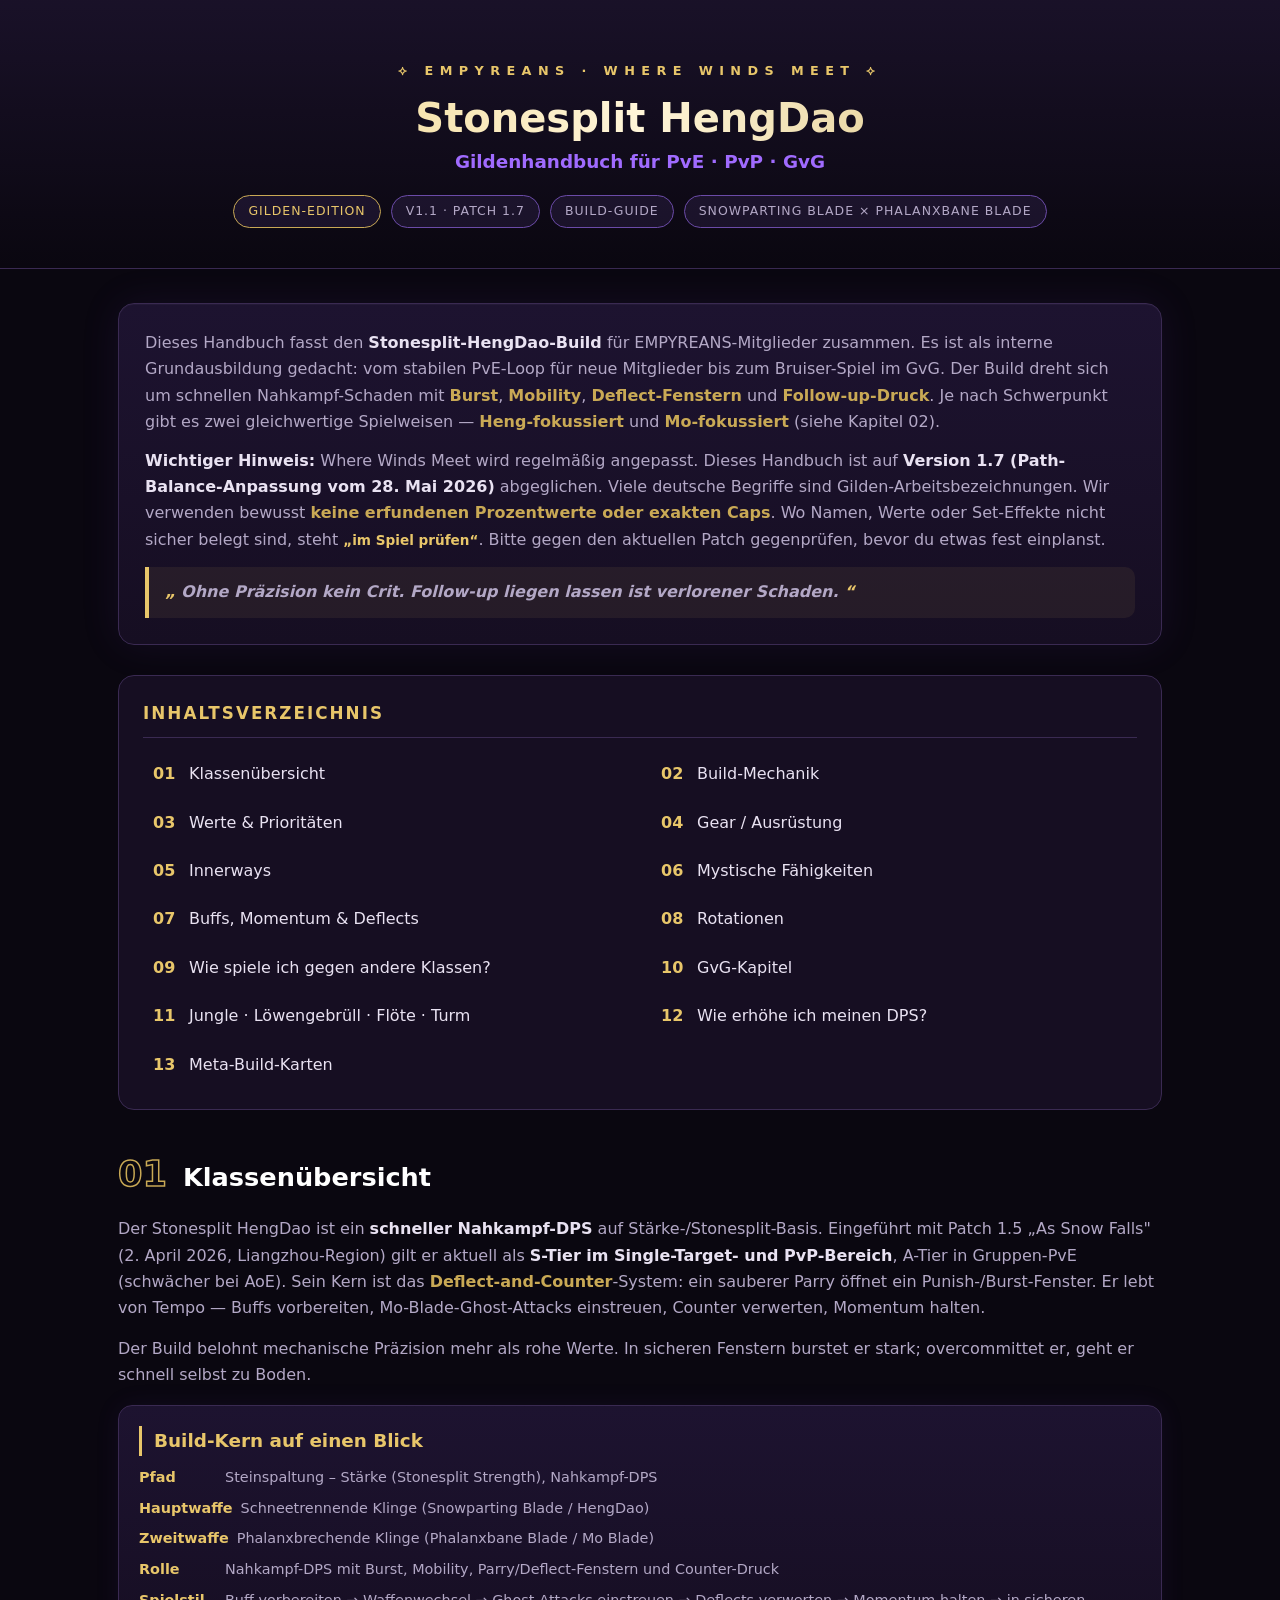
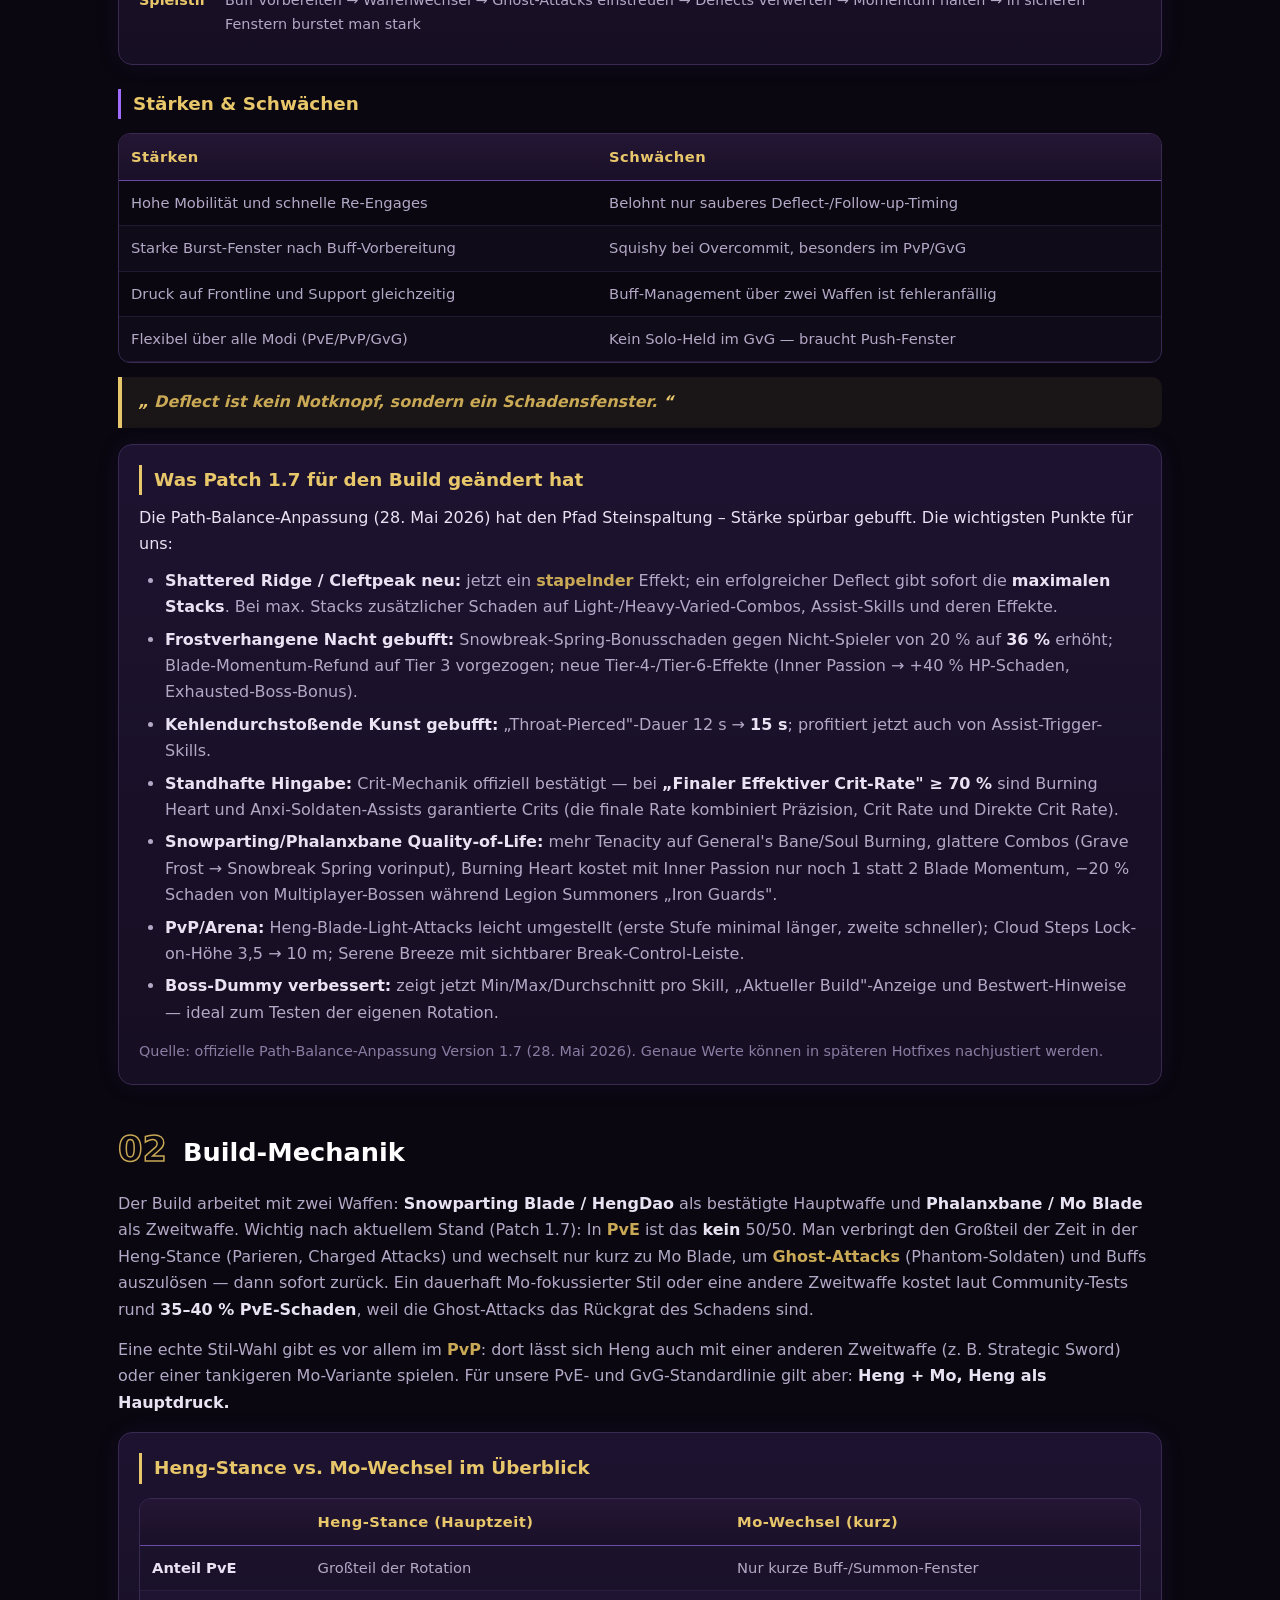
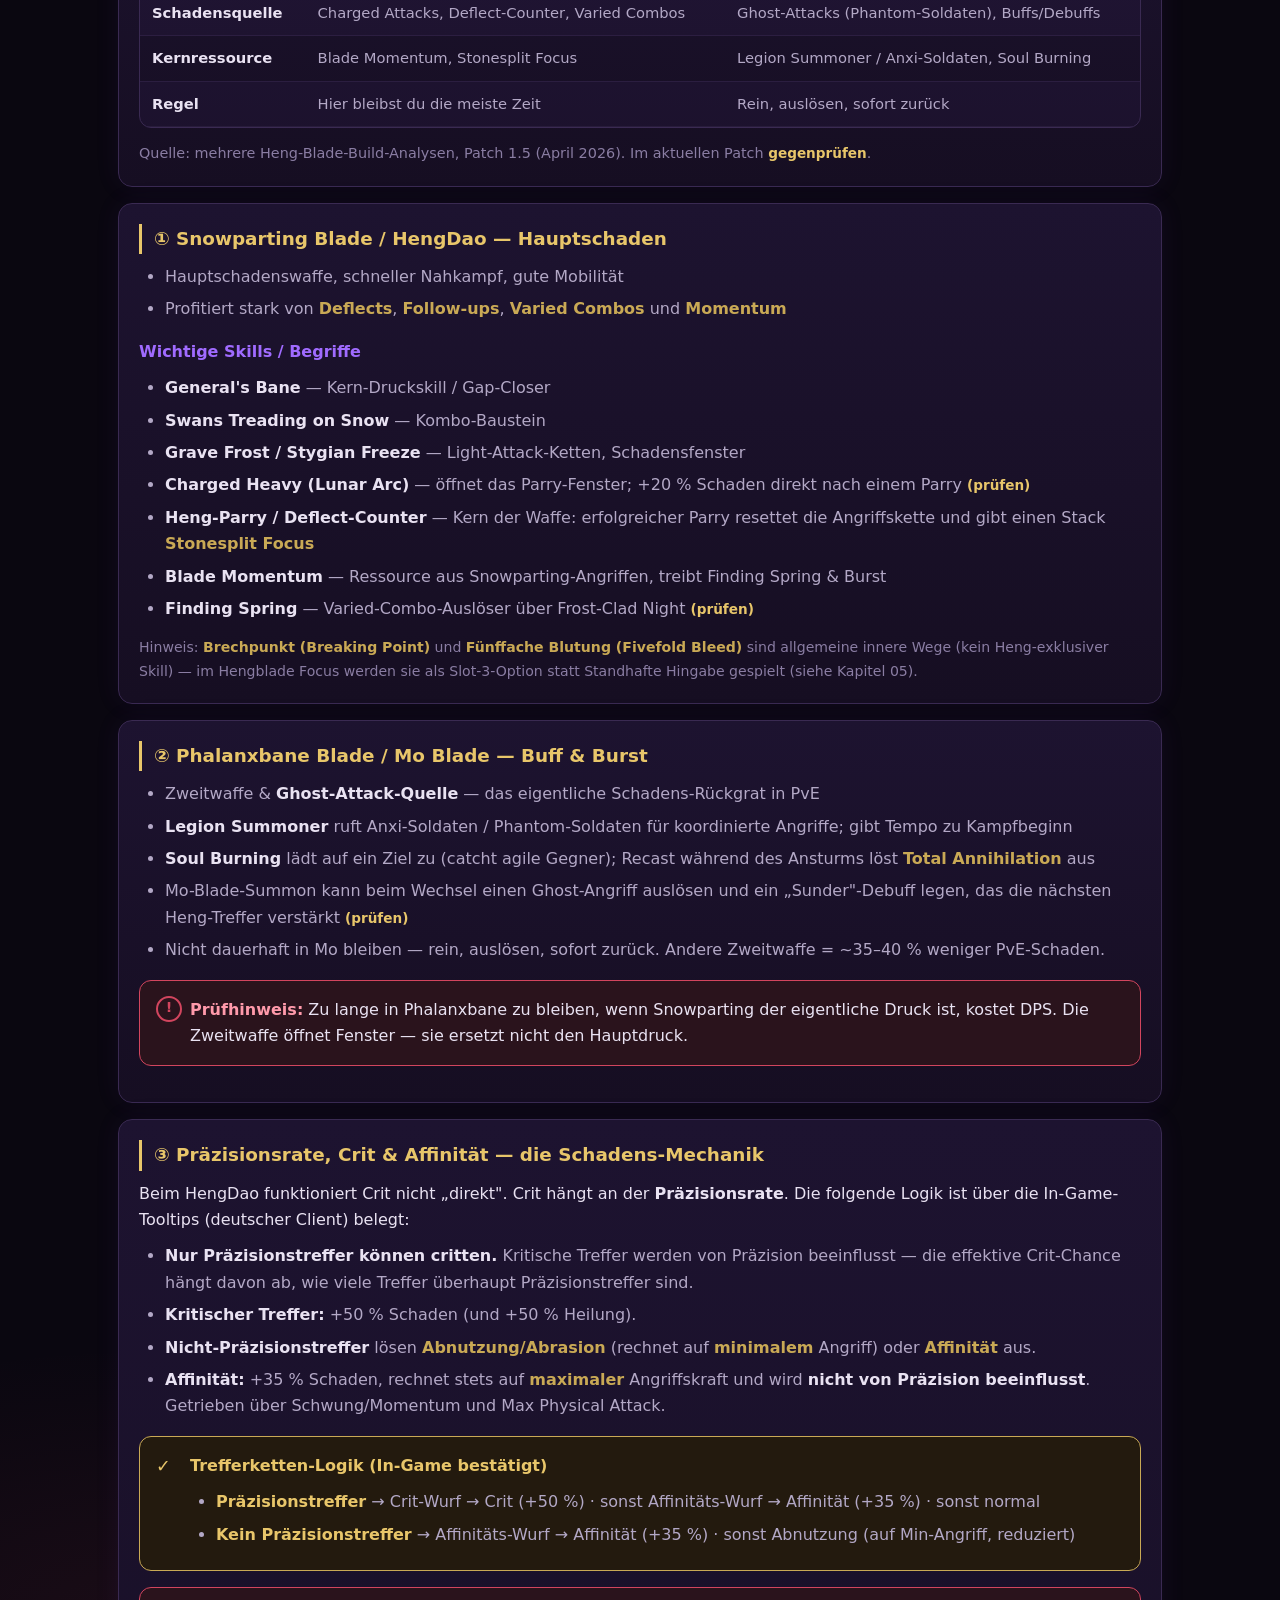
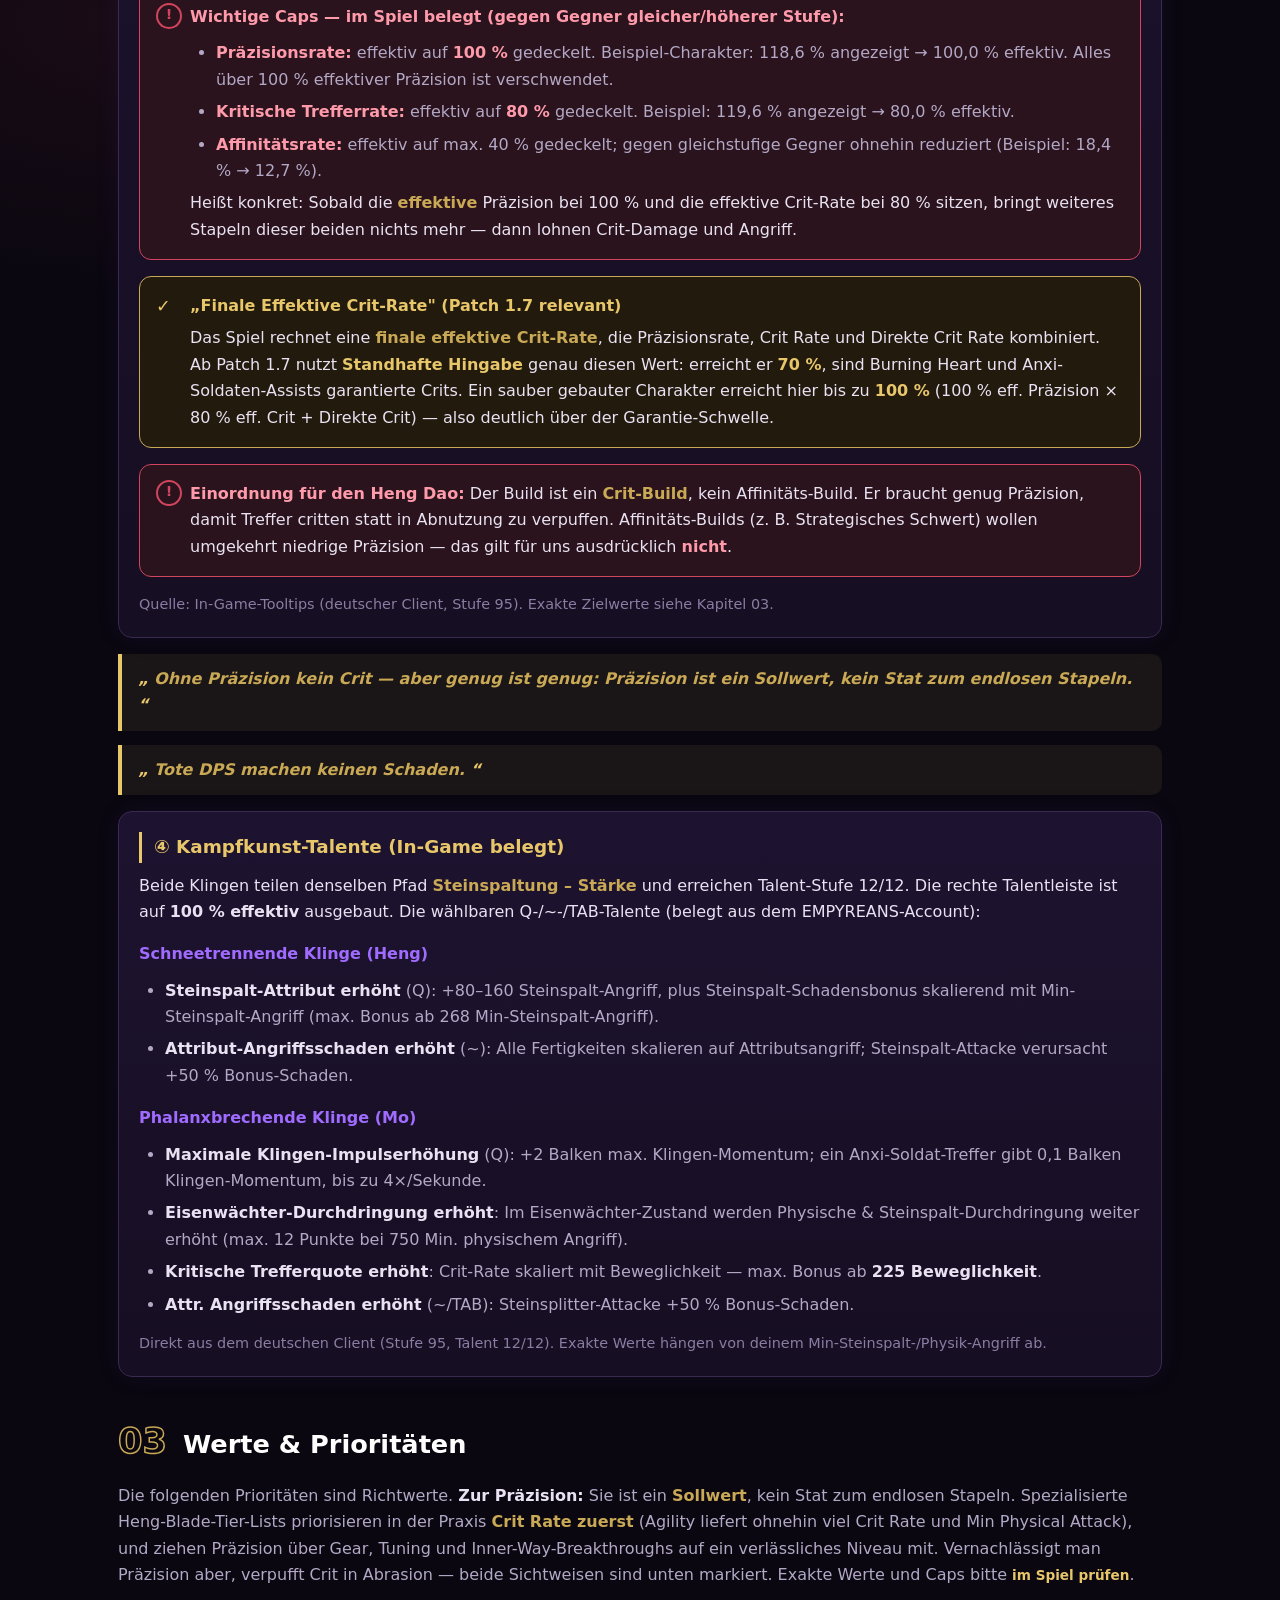
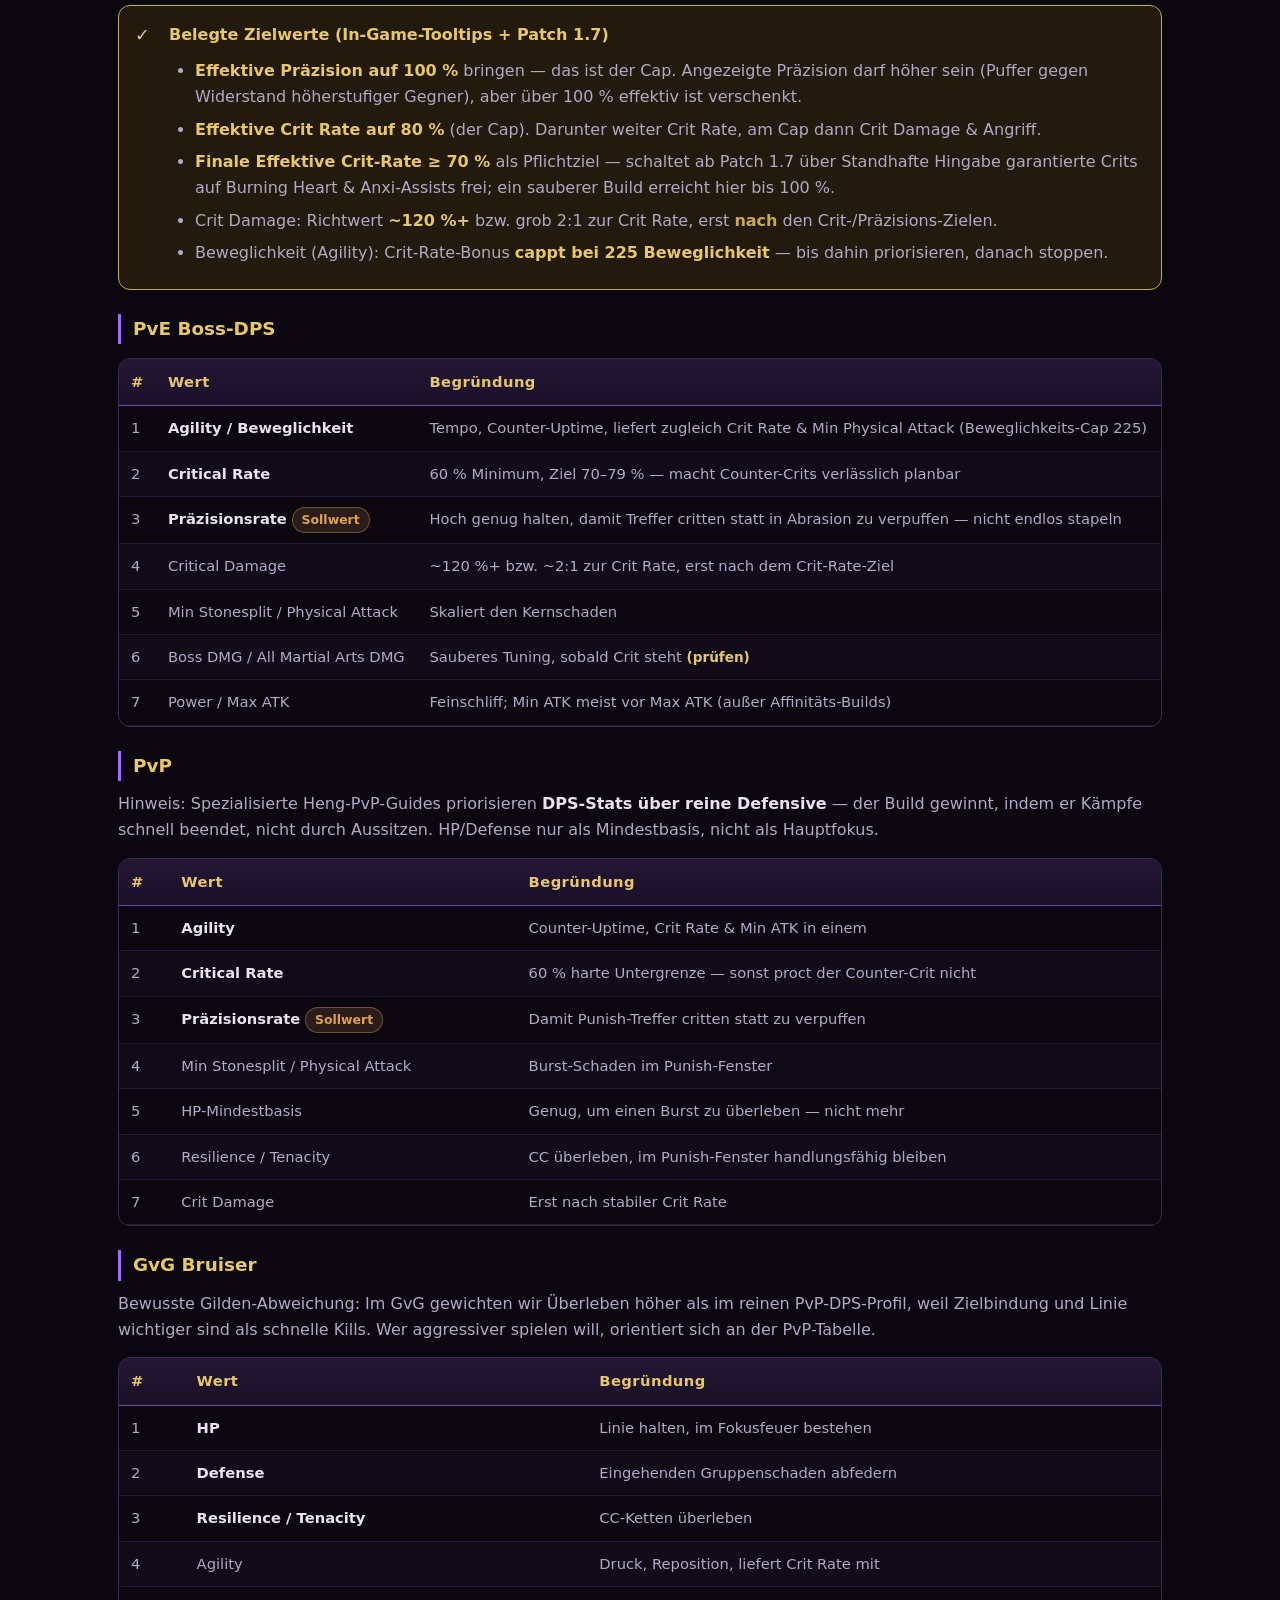
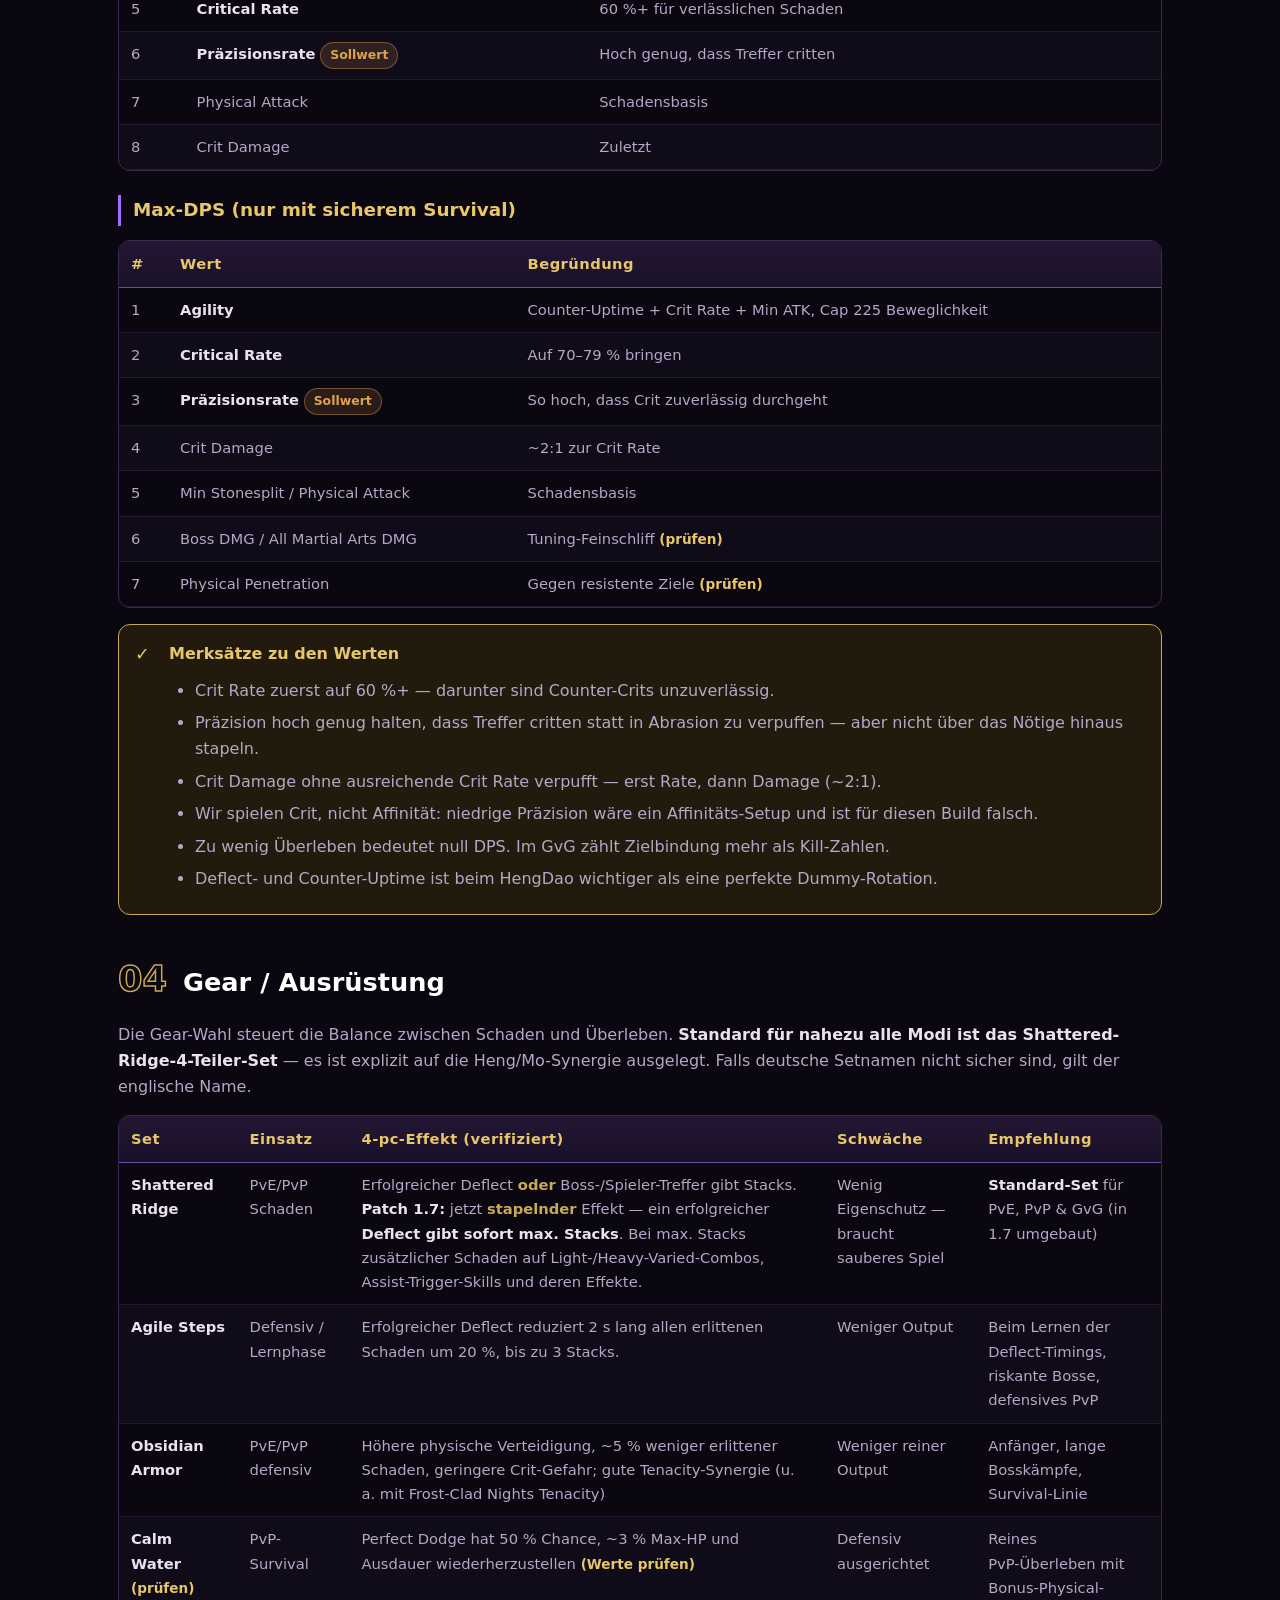
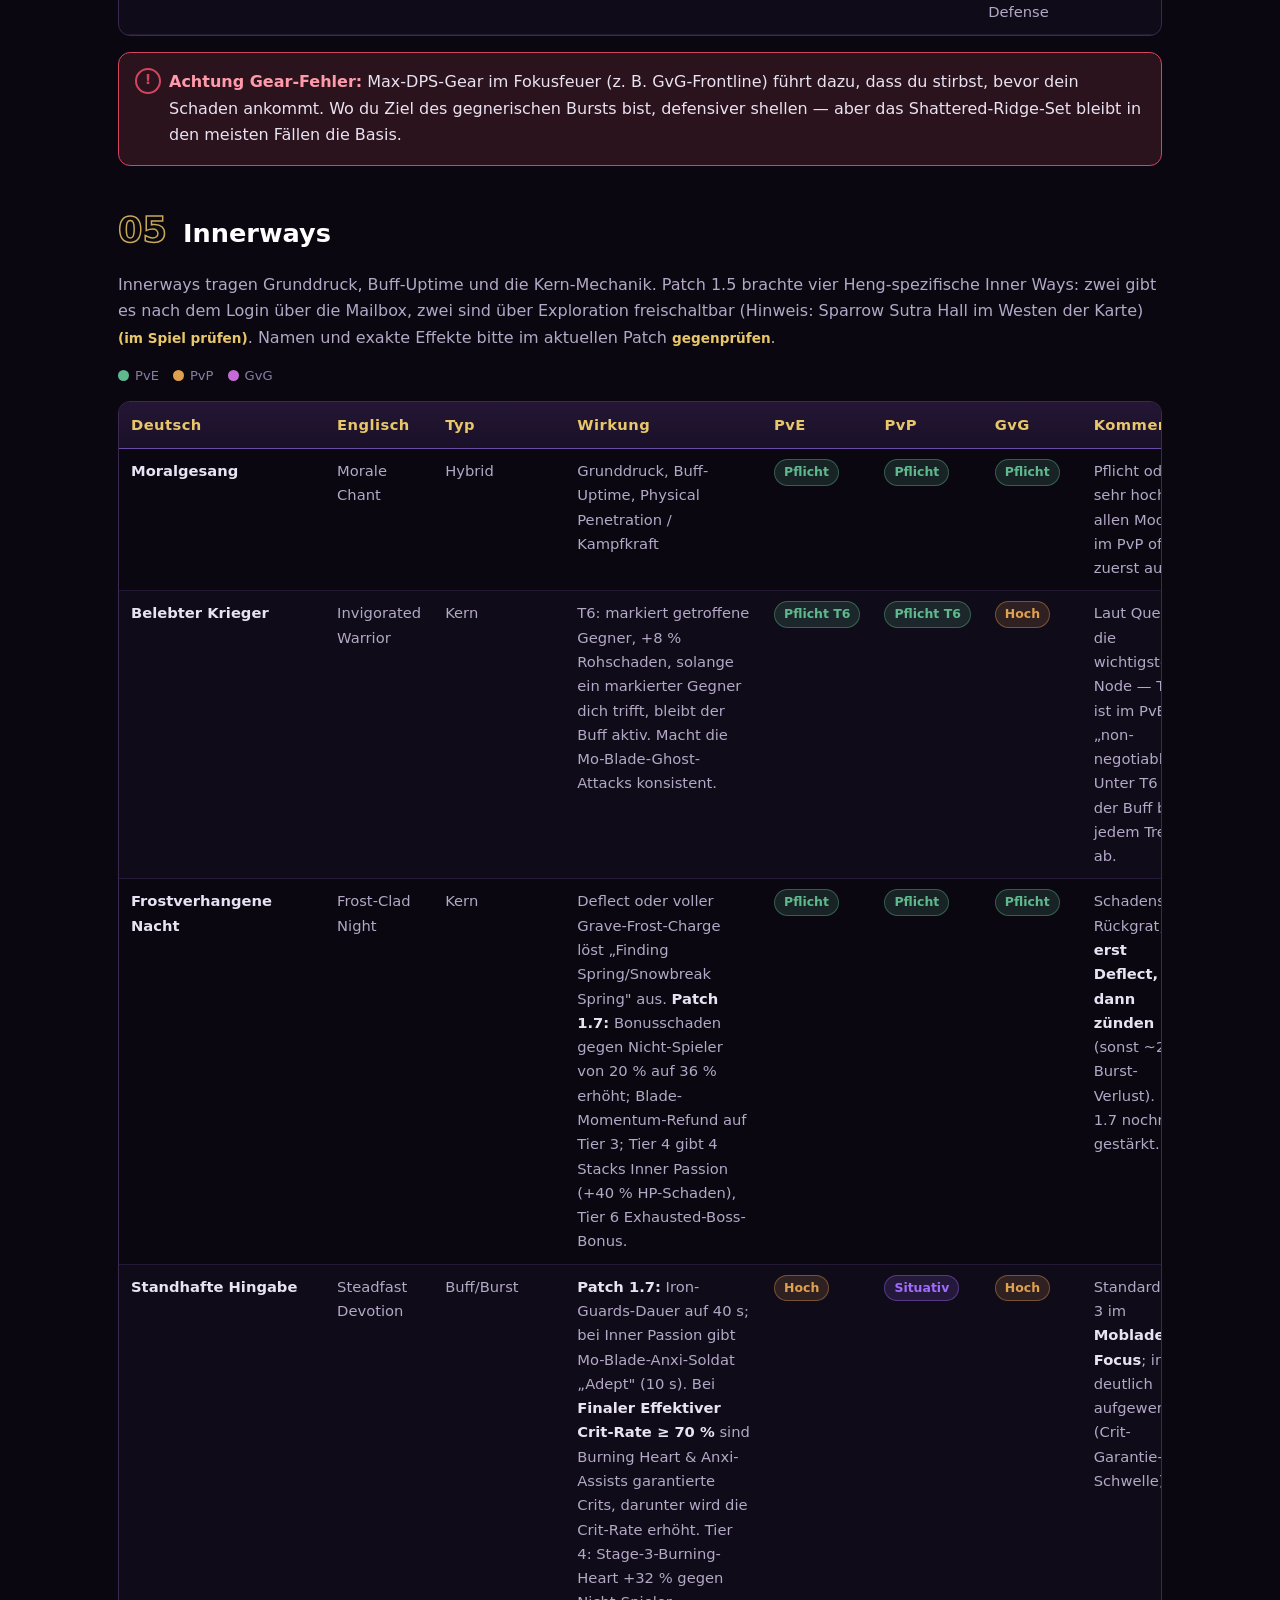
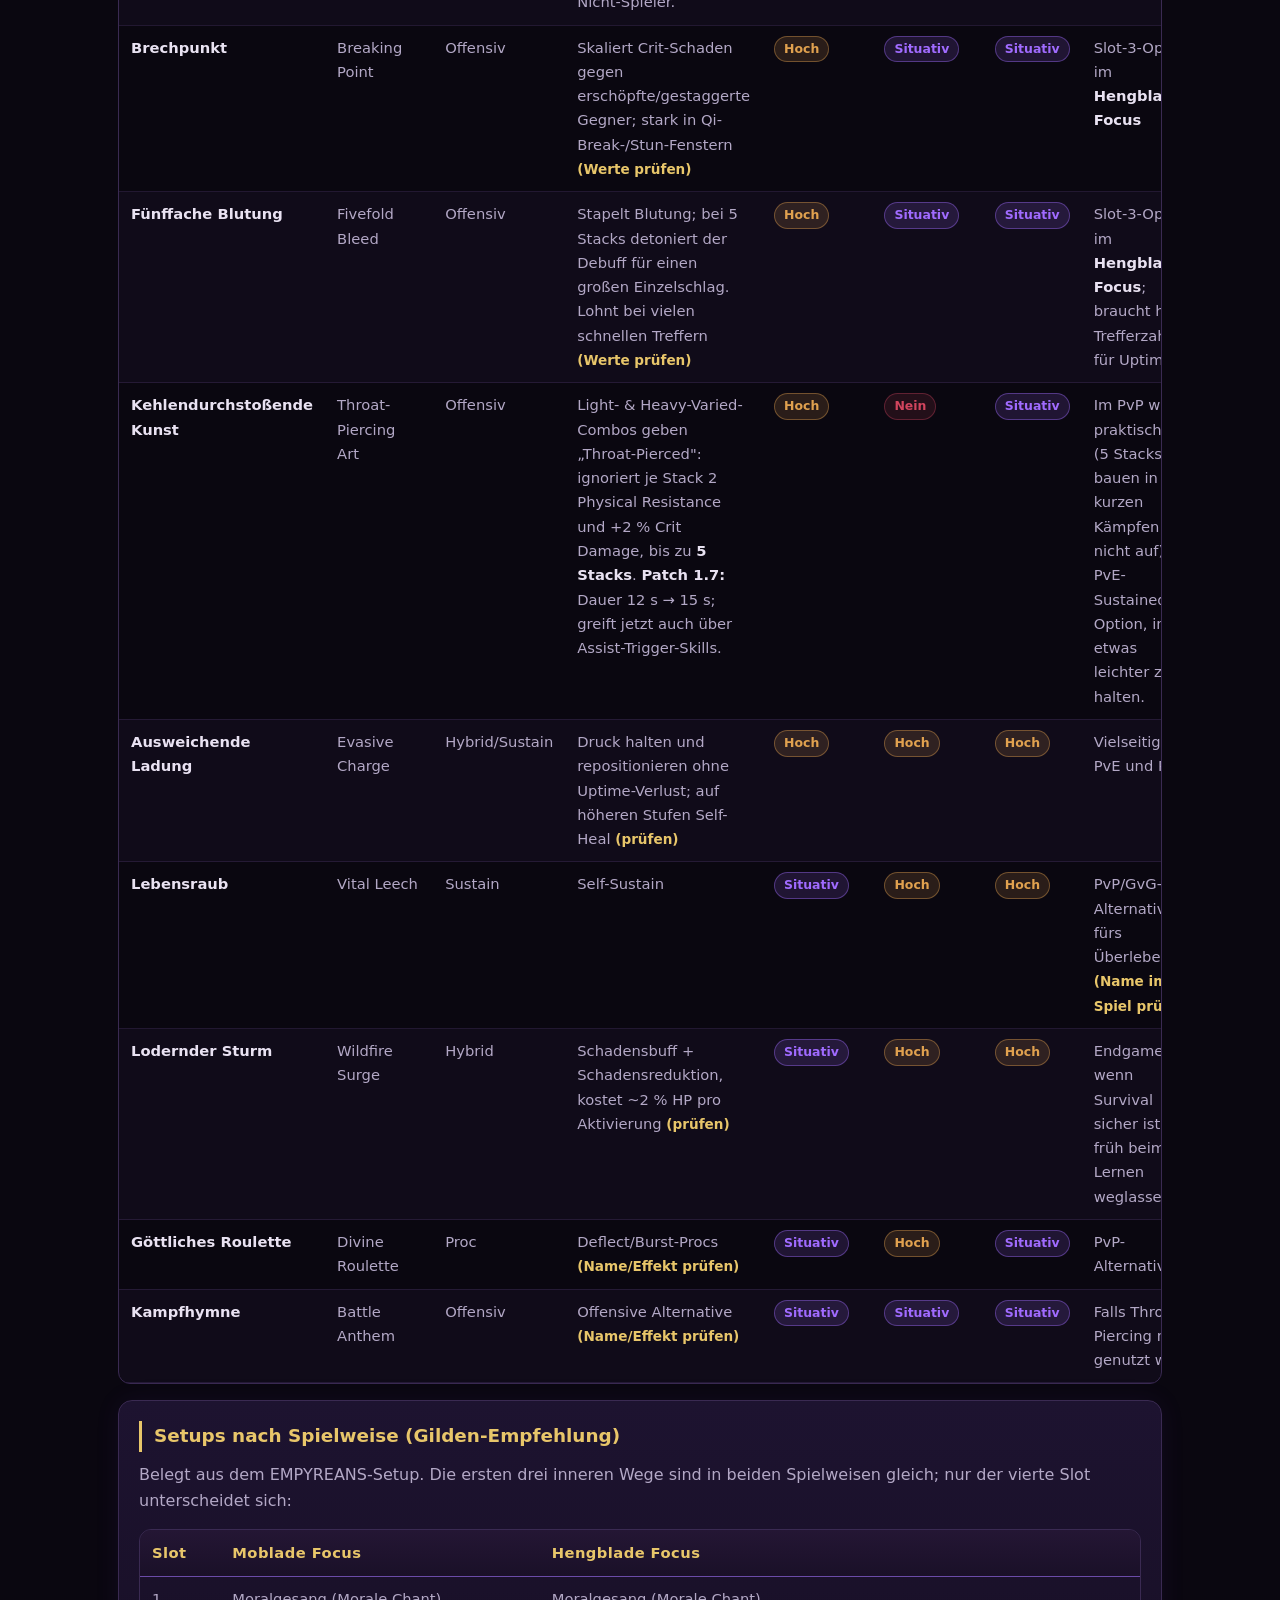
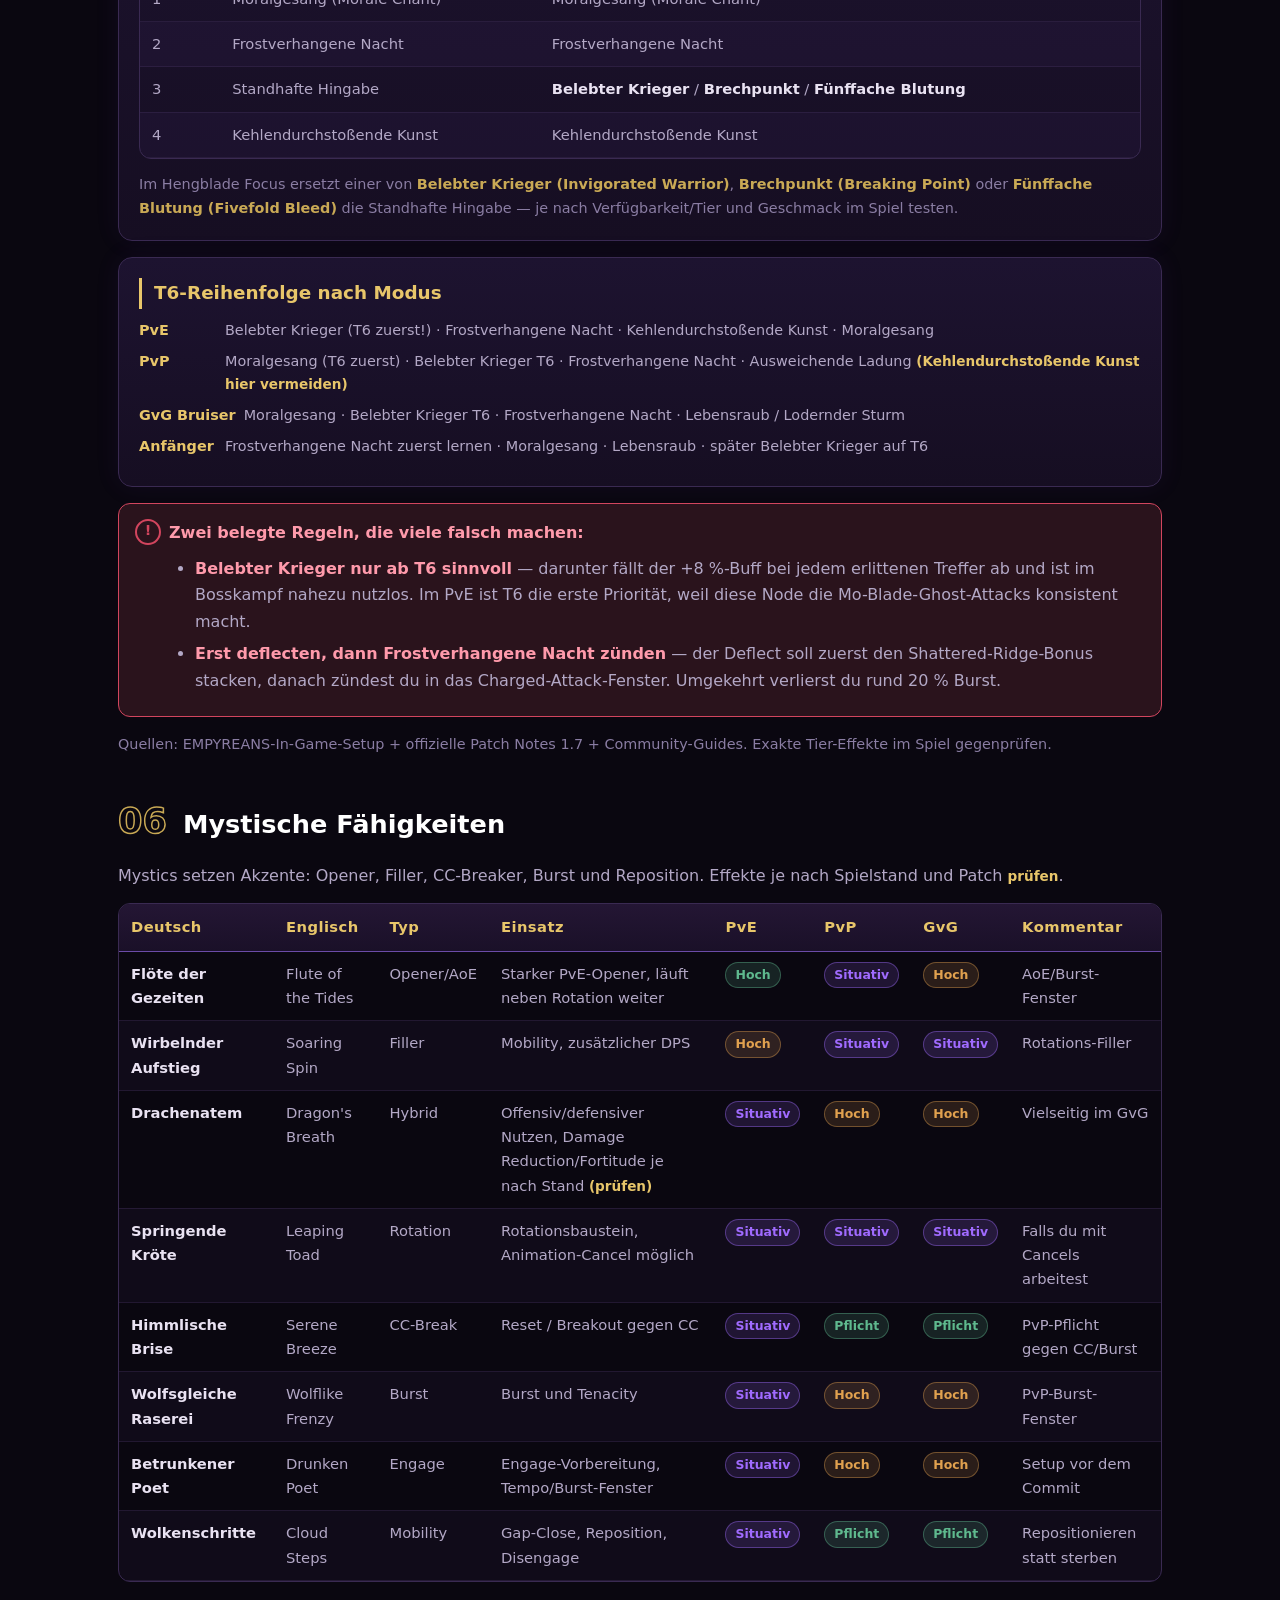
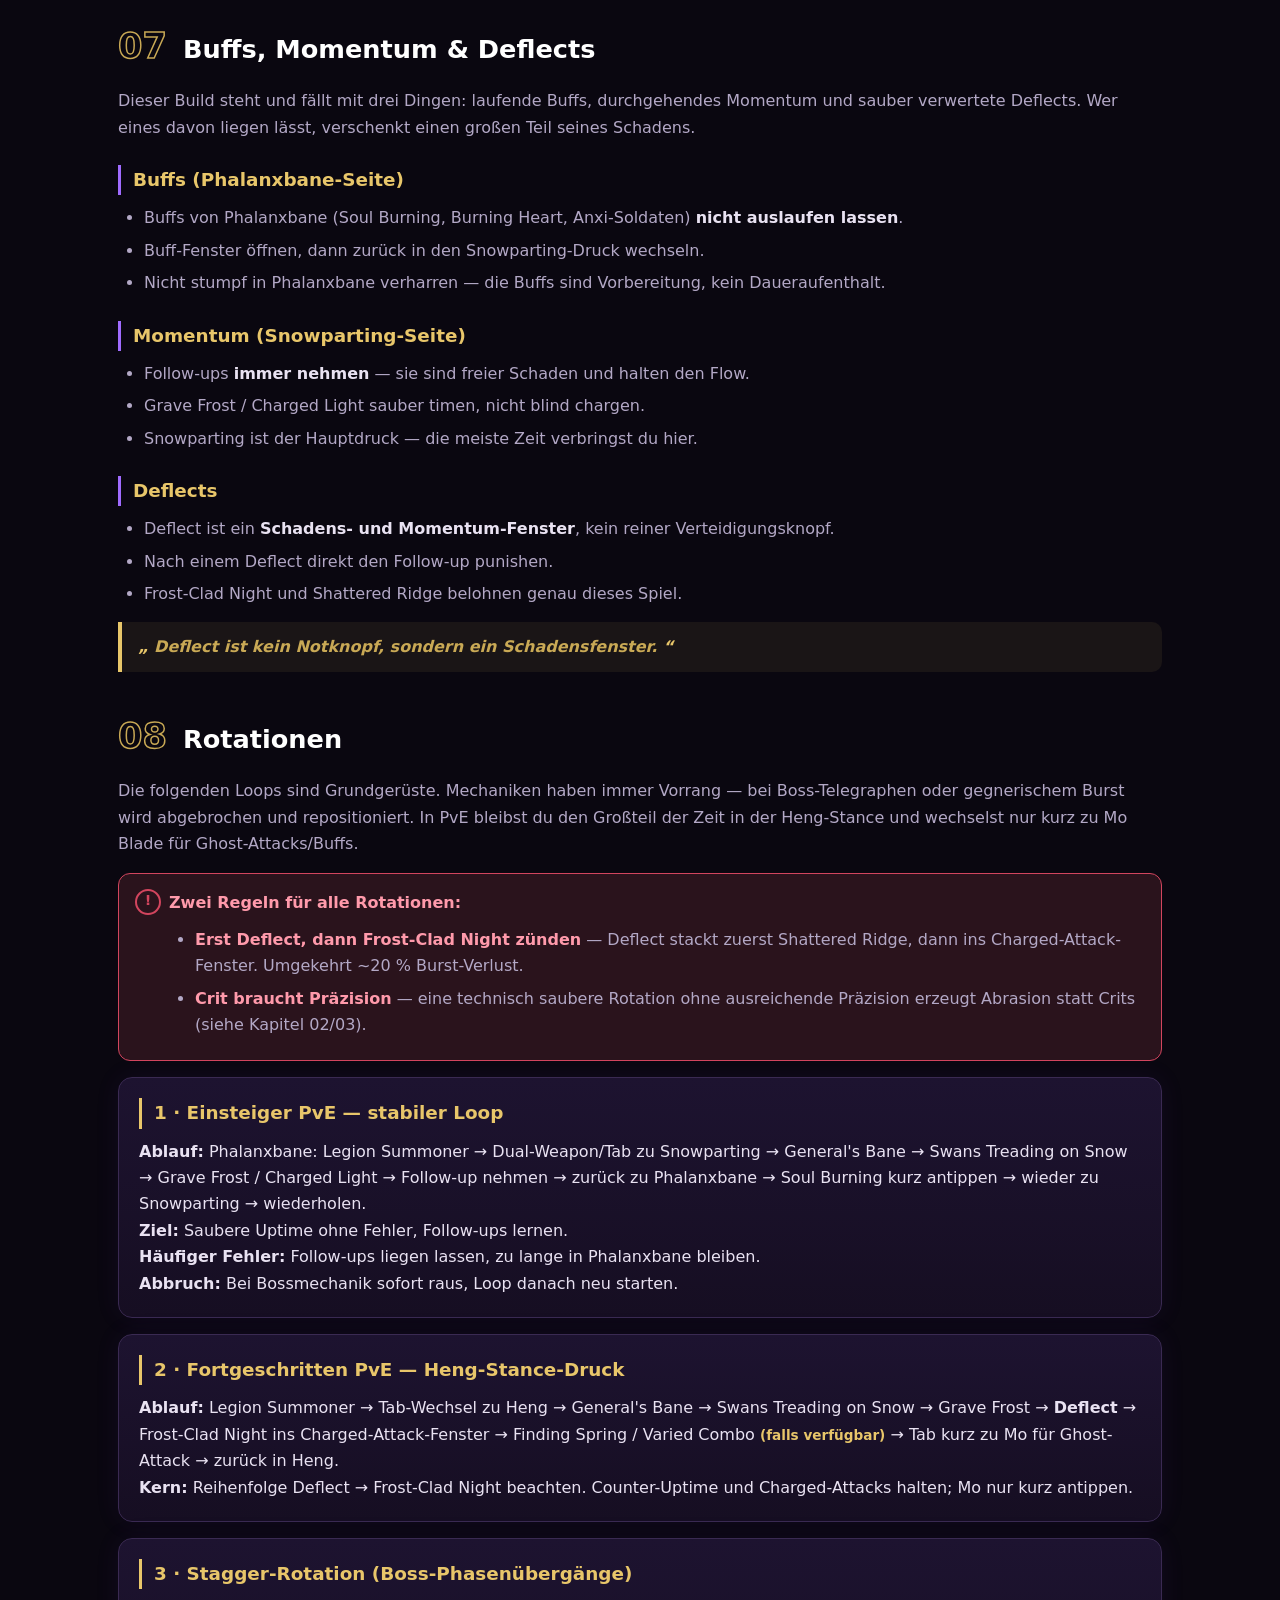
<file: empyreans_stonesplit_hengdao_handbuch.html>
<!DOCTYPE html>
<html lang="de">
<head>
<meta charset="UTF-8">
<meta name="viewport" content="width=device-width, initial-scale=1.0">
<title>EMPYREANS · Stonesplit HengDao — Gildenhandbuch</title>
<style>
  :root{
    --bg:#0a0710;
    --bg2:#120a1c;
    --card:#160e22;
    --card2:#1d1330;
    --border:#3a2a52;
    --border-glow:#6b4ba8;
    --gold:#e8c66a;
    --gold-soft:#c9a955;
    --violet:#a06bff;
    --red:#d2455e;
    --text:#e9e2f2;
    --text-dim:#b3a8c6;
    --text-faint:#8a7da3;
    --warn-bg:#2a131c;
    --warn-border:#d2455e;
    --check-bg:#231a0e;
    --check-border:#c9a955;
    --pve:#5fb98e;
    --pvp:#e0a14f;
    --gvg:#c66bd6;
  }
  *{box-sizing:border-box;margin:0;padding:0}
  html{scroll-behavior:smooth}
  body{
    background:
      radial-gradient(1200px 600px at 70% -10%, rgba(120,70,200,0.18), transparent 60%),
      radial-gradient(900px 500px at 10% 20%, rgba(210,69,94,0.08), transparent 55%),
      var(--bg);
    color:var(--text);
    font-family:"Segoe UI",system-ui,-apple-system,Roboto,Arial,sans-serif;
    line-height:1.65;
    font-size:16px;
    padding-bottom:60px;
  }
  .wrap{max-width:1080px;margin:0 auto;padding:0 18px}

  /* HERO */
  header.hero{
    text-align:center;
    padding:60px 18px 40px;
    border-bottom:1px solid var(--border);
    background:linear-gradient(180deg, rgba(160,107,255,0.10), transparent);
  }
  .crest{
    font-size:.8rem;letter-spacing:.5em;text-transform:uppercase;
    color:var(--gold);font-weight:700;margin-bottom:14px;
  }
  header.hero h1{
    font-size:2.5rem;line-height:1.15;font-weight:800;
    background:linear-gradient(90deg,var(--gold),#fff5d8,var(--gold-soft));
    -webkit-background-clip:text;background-clip:text;color:transparent;
    margin-bottom:6px;
  }
  header.hero .sub{
    font-size:1.15rem;color:var(--violet);font-weight:600;margin-bottom:18px;
  }
  .badges{display:flex;gap:10px;justify-content:center;flex-wrap:wrap;margin-top:14px}
  .badge{
    font-size:.78rem;letter-spacing:.08em;text-transform:uppercase;
    padding:5px 14px;border-radius:999px;border:1px solid var(--border-glow);
    background:rgba(107,75,168,0.15);color:var(--text-dim);
  }
  .badge.gold{border-color:var(--gold-soft);color:var(--gold)}

  /* INTRO */
  .intro{
    margin-top:34px;padding:26px;border-radius:16px;
    background:linear-gradient(180deg,var(--card2),var(--card));
    border:1px solid var(--border);
    box-shadow:0 0 40px rgba(120,70,200,0.10), inset 0 1px 0 rgba(255,255,255,0.03);
  }
  .intro p{margin-bottom:12px;color:var(--text-dim)}
  .intro p:last-child{margin-bottom:0}

  /* TOC */
  nav.toc{
    margin-top:30px;padding:24px;border-radius:16px;
    background:var(--card);border:1px solid var(--border);
  }
  nav.toc h2{
    color:var(--gold);font-size:1.05rem;letter-spacing:.12em;text-transform:uppercase;
    margin-bottom:16px;border-bottom:1px solid var(--border);padding-bottom:10px;
  }
  .toc-grid{display:grid;grid-template-columns:repeat(2,1fr);gap:8px 22px}
  nav.toc a{
    display:flex;gap:12px;align-items:baseline;text-decoration:none;
    color:var(--text);padding:7px 10px;border-radius:8px;transition:.18s;
  }
  nav.toc a:hover{background:rgba(160,107,255,0.12);color:#fff}
  nav.toc .num{color:var(--gold);font-weight:700;font-variant-numeric:tabular-nums;min-width:24px}

  /* SECTIONS */
  section{margin-top:46px;scroll-margin-top:20px}
  .chap-head{display:flex;align-items:baseline;gap:16px;margin-bottom:18px}
  .chap-num{
    font-size:2.2rem;font-weight:800;line-height:1;
    color:transparent;-webkit-text-stroke:1.5px var(--gold-soft);
    font-variant-numeric:tabular-nums;
  }
  .chap-head h2{font-size:1.6rem;font-weight:800;color:#fff}
  section > p{color:var(--text-dim);margin-bottom:14px}
  section h3{
    color:var(--gold);font-size:1.15rem;margin:24px 0 10px;
    padding-left:12px;border-left:3px solid var(--violet);
  }
  section h4{color:var(--violet);font-size:1rem;margin:16px 0 8px}
  ul,ol{margin:10px 0 14px 26px;color:var(--text-dim)}
  li{margin-bottom:6px}
  strong{color:var(--text)}
  em{color:var(--gold-soft);font-style:normal;font-weight:600}

  /* CARDS */
  .card{
    background:linear-gradient(180deg,var(--card2),var(--card));
    border:1px solid var(--border);border-radius:14px;padding:20px;margin:16px 0;
    box-shadow:0 0 26px rgba(120,70,200,0.08);
  }
  .card h3{margin-top:0;border-left:3px solid var(--gold)}

  /* TABLES */
  .table-wrap{overflow-x:auto;margin:14px 0;border-radius:12px;border:1px solid var(--border)}
  table{width:100%;border-collapse:collapse;min-width:620px;font-size:.92rem}
  thead th{
    background:linear-gradient(180deg,#241634,#1a1028);
    color:var(--gold);text-align:left;padding:11px 12px;font-weight:700;
    letter-spacing:.03em;border-bottom:1px solid var(--border-glow);white-space:nowrap;
  }
  tbody td{padding:10px 12px;border-bottom:1px solid rgba(58,42,82,0.5);color:var(--text-dim);vertical-align:top}
  tbody tr:nth-child(even){background:rgba(160,107,255,0.04)}
  tbody tr:hover{background:rgba(160,107,255,0.09)}
  td strong{color:var(--text)}
  .pill{display:inline-block;padding:2px 9px;border-radius:999px;font-size:.78rem;font-weight:700;white-space:nowrap}
  .p-pflicht{background:rgba(95,185,142,0.16);color:var(--pve);border:1px solid rgba(95,185,142,0.4)}
  .p-hoch{background:rgba(224,161,79,0.15);color:var(--pvp);border:1px solid rgba(224,161,79,0.4)}
  .p-sit{background:rgba(160,107,255,0.15);color:var(--violet);border:1px solid rgba(160,107,255,0.4)}
  .p-no{background:rgba(210,69,94,0.13);color:var(--red);border:1px solid rgba(210,69,94,0.35)}
  .check-tag{color:var(--gold);font-weight:600;font-size:.85rem}

  /* WARN / CHECK BOXES */
  .warn,.checkbox{border-radius:12px;padding:16px 18px;margin:16px 0;position:relative;padding-left:50px}
  .warn{background:var(--warn-bg);border:1px solid var(--warn-border)}
  .checkbox{background:var(--check-bg);border:1px solid var(--check-border)}
  .warn::before,.checkbox::before{
    position:absolute;left:16px;top:15px;font-size:1.1rem;font-weight:800;
  }
  .warn::before{content:"!";color:var(--red);
    width:22px;height:22px;border-radius:50%;border:2px solid var(--red);
    text-align:center;line-height:18px;font-size:.9rem}
  .checkbox::before{content:"✓";color:var(--gold)}
  .warn strong{color:#ff9aab}
  .checkbox strong{color:var(--gold)}
  .warn ul,.checkbox ul{margin-bottom:0}

  /* MERKSATZ */
  .merk{
    border-left:4px solid var(--gold);background:rgba(232,198,106,0.07);
    padding:12px 16px;margin:14px 0;border-radius:0 10px 10px 0;
    font-style:italic;color:var(--gold-soft);font-weight:600;
  }
  .merk::before{content:"„ ";color:var(--gold)}
  .merk::after{content:" “";color:var(--gold)}

  /* BUILD CARD GRID */
  .build-grid{display:grid;grid-template-columns:repeat(2,1fr);gap:18px;margin-top:18px}
  .build-card{
    background:linear-gradient(160deg,var(--card2),#130b1f);
    border:1px solid var(--border-glow);border-radius:16px;padding:20px;
    box-shadow:0 0 30px rgba(120,70,200,0.12);display:flex;flex-direction:column;
  }
  .build-card .bc-tag{font-size:.72rem;letter-spacing:.18em;text-transform:uppercase;color:var(--violet);font-weight:700}
  .build-card h3{
    border:none;padding:0;margin:6px 0 12px;color:#fff;font-size:1.2rem;
  }
  .bc-row{display:flex;gap:8px;margin-bottom:7px;font-size:.9rem}
  .bc-row .k{color:var(--gold);font-weight:700;min-width:78px;flex-shrink:0}
  .bc-row .v{color:var(--text-dim)}
  .bc-pm{margin-top:auto;padding-top:12px;display:flex;flex-direction:column;gap:5px}
  .bc-plus{color:var(--pve);font-size:.86rem}
  .bc-minus{color:var(--red);font-size:.86rem}
  .bc-plus::before{content:"+ ";font-weight:800}
  .bc-minus::before{content:"– ";font-weight:800}

  /* legend */
  .legend{display:flex;gap:14px;flex-wrap:wrap;margin:10px 0 4px;font-size:.82rem;color:var(--text-faint)}
  .legend span{display:flex;align-items:center;gap:6px}
  .dot{width:11px;height:11px;border-radius:50%}
  .dot.pve{background:var(--pve)}.dot.pvp{background:var(--pvp)}.dot.gvg{background:var(--gvg)}

  /* footer */
  footer{
    margin-top:60px;padding:30px 18px;text-align:center;
    border-top:1px solid var(--border);color:var(--text-faint);font-size:.9rem;
  }
  footer .fcrest{color:var(--gold);letter-spacing:.3em;font-weight:700;margin-bottom:8px}

  /* back to top */
  #toTop{
    position:fixed;right:20px;bottom:20px;z-index:50;
    width:46px;height:46px;border-radius:50%;cursor:pointer;
    background:linear-gradient(180deg,#2a1a40,#160e22);
    border:1px solid var(--gold-soft);color:var(--gold);font-size:1.3rem;
    display:none;align-items:center;justify-content:center;
    box-shadow:0 0 20px rgba(120,70,200,0.4);transition:.2s;
  }
  #toTop:hover{background:#3a2456;transform:translateY(-2px)}

  @media(max-width:720px){
    header.hero h1{font-size:1.7rem}
    .toc-grid,.build-grid{grid-template-columns:1fr}
    .chap-num{font-size:1.7rem}
    .chap-head h2{font-size:1.25rem}
    body{font-size:15px}
  }
</style>
</head>
<body>

<header class="hero">
  <div class="crest">⟡ EMPYREANS · Where Winds Meet ⟡</div>
  <h1>Stonesplit HengDao</h1>
  <div class="sub">Gildenhandbuch für PvE · PvP · GvG</div>
  <div class="badges">
    <span class="badge gold">Gilden-Edition</span>
    <span class="badge">v1.1 · Patch 1.7</span>
    <span class="badge">Build-Guide</span>
    <span class="badge">Snowparting Blade × Phalanxbane Blade</span>
  </div>
</header>

<div class="wrap">

  <div class="intro">
    <p>Dieses Handbuch fasst den <strong>Stonesplit-HengDao-Build</strong> für EMPYREANS-Mitglieder zusammen. Es ist als interne Grundausbildung gedacht: vom stabilen PvE-Loop für neue Mitglieder bis zum Bruiser-Spiel im GvG. Der Build dreht sich um schnellen Nahkampf-Schaden mit <em>Burst</em>, <em>Mobility</em>, <em>Deflect-Fenstern</em> und <em>Follow-up-Druck</em>. Je nach Schwerpunkt gibt es zwei gleichwertige Spielweisen — <em>Heng-fokussiert</em> und <em>Mo-fokussiert</em> (siehe Kapitel 02).</p>
    <p><strong>Wichtiger Hinweis:</strong> Where Winds Meet wird regelmäßig angepasst. Dieses Handbuch ist auf <strong>Version 1.7 (Path-Balance-Anpassung vom 28. Mai 2026)</strong> abgeglichen. Viele deutsche Begriffe sind Gilden-Arbeitsbezeichnungen. Wir verwenden bewusst <em>keine erfundenen Prozentwerte oder exakten Caps</em>. Wo Namen, Werte oder Set-Effekte nicht sicher belegt sind, steht <span class="check-tag">„im Spiel prüfen“</span>. Bitte gegen den aktuellen Patch gegenprüfen, bevor du etwas fest einplanst.</p>
    <p class="merk">Ohne Präzision kein Crit. Follow-up liegen lassen ist verlorener Schaden.</p>
  </div>

  <nav class="toc">
    <h2>Inhaltsverzeichnis</h2>
    <div class="toc-grid">
      <a href="#k01"><span class="num">01</span><span>Klassenübersicht</span></a>
      <a href="#k02"><span class="num">02</span><span>Build-Mechanik</span></a>
      <a href="#k03"><span class="num">03</span><span>Werte &amp; Prioritäten</span></a>
      <a href="#k04"><span class="num">04</span><span>Gear / Ausrüstung</span></a>
      <a href="#k05"><span class="num">05</span><span>Innerways</span></a>
      <a href="#k06"><span class="num">06</span><span>Mystische Fähigkeiten</span></a>
      <a href="#k07"><span class="num">07</span><span>Buffs, Momentum &amp; Deflects</span></a>
      <a href="#k08"><span class="num">08</span><span>Rotationen</span></a>
      <a href="#k09"><span class="num">09</span><span>Wie spiele ich gegen andere Klassen?</span></a>
      <a href="#k10"><span class="num">10</span><span>GvG-Kapitel</span></a>
      <a href="#k11"><span class="num">11</span><span>Jungle · Löwengebrüll · Flöte · Turm</span></a>
      <a href="#k12"><span class="num">12</span><span>Wie erhöhe ich meinen DPS?</span></a>
      <a href="#k13"><span class="num">13</span><span>Meta-Build-Karten</span></a>
    </div>
  </nav>

  <!-- 01 -->
  <section id="k01">
    <div class="chap-head"><span class="chap-num">01</span><h2>Klassenübersicht</h2></div>
    <p>Der Stonesplit HengDao ist ein <strong>schneller Nahkampf-DPS</strong> auf Stärke-/Stonesplit-Basis. Eingeführt mit Patch 1.5 „As Snow Falls" (2. April 2026, Liangzhou-Region) gilt er aktuell als <strong>S-Tier im Single-Target- und PvP-Bereich</strong>, A-Tier in Gruppen-PvE (schwächer bei AoE). Sein Kern ist das <em>Deflect-and-Counter</em>-System: ein sauberer Parry öffnet ein Punish-/Burst-Fenster. Er lebt von Tempo — Buffs vorbereiten, Mo-Blade-Ghost-Attacks einstreuen, Counter verwerten, Momentum halten.</p>
    <p>Der Build belohnt mechanische Präzision mehr als rohe Werte. In sicheren Fenstern burstet er stark; overcommittet er, geht er schnell selbst zu Boden.</p>

    <div class="card">
      <h3>Build-Kern auf einen Blick</h3>
      <div class="bc-row"><span class="k">Pfad</span><span class="v">Steinspaltung – Stärke (Stonesplit Strength), Nahkampf-DPS</span></div>
      <div class="bc-row"><span class="k">Hauptwaffe</span><span class="v">Schneetrennende Klinge (Snowparting Blade / HengDao)</span></div>
      <div class="bc-row"><span class="k">Zweitwaffe</span><span class="v">Phalanxbrechende Klinge (Phalanxbane Blade / Mo Blade)</span></div>
      <div class="bc-row"><span class="k">Rolle</span><span class="v">Nahkampf-DPS mit Burst, Mobility, Parry/Deflect-Fenstern und Counter-Druck</span></div>
      <div class="bc-row"><span class="k">Spielstil</span><span class="v">Buff vorbereiten → Waffenwechsel → Ghost-Attacks einstreuen → Deflects verwerten → Momentum halten → in sicheren Fenstern burstet man stark</span></div>
    </div>

    <h3>Stärken &amp; Schwächen</h3>
    <div class="table-wrap">
      <table>
        <thead><tr><th>Stärken</th><th>Schwächen</th></tr></thead>
        <tbody>
          <tr><td>Hohe Mobilität und schnelle Re-Engages</td><td>Belohnt nur sauberes Deflect-/Follow-up-Timing</td></tr>
          <tr><td>Starke Burst-Fenster nach Buff-Vorbereitung</td><td>Squishy bei Overcommit, besonders im PvP/GvG</td></tr>
          <tr><td>Druck auf Frontline und Support gleichzeitig</td><td>Buff-Management über zwei Waffen ist fehleranfällig</td></tr>
          <tr><td>Flexibel über alle Modi (PvE/PvP/GvG)</td><td>Kein Solo-Held im GvG — braucht Push-Fenster</td></tr>
        </tbody>
      </table>
    </div>
    <p class="merk">Deflect ist kein Notknopf, sondern ein Schadensfenster.</p>

    <div class="card">
      <h3>Was Patch 1.7 für den Build geändert hat</h3>
      <p>Die Path-Balance-Anpassung (28. Mai 2026) hat den Pfad Steinspaltung – Stärke spürbar gebufft. Die wichtigsten Punkte für uns:</p>
      <ul>
        <li><strong>Shattered Ridge / Cleftpeak neu:</strong> jetzt ein <em>stapelnder</em> Effekt; ein erfolgreicher Deflect gibt sofort die <strong>maximalen Stacks</strong>. Bei max. Stacks zusätzlicher Schaden auf Light-/Heavy-Varied-Combos, Assist-Skills und deren Effekte.</li>
        <li><strong>Frostverhangene Nacht gebufft:</strong> Snowbreak-Spring-Bonusschaden gegen Nicht-Spieler von 20 % auf <strong>36 %</strong> erhöht; Blade-Momentum-Refund auf Tier 3 vorgezogen; neue Tier-4-/Tier-6-Effekte (Inner Passion → +40 % HP-Schaden, Exhausted-Boss-Bonus).</li>
        <li><strong>Kehlendurchstoßende Kunst gebufft:</strong> „Throat-Pierced"-Dauer 12 s → <strong>15 s</strong>; profitiert jetzt auch von Assist-Trigger-Skills.</li>
        <li><strong>Standhafte Hingabe:</strong> Crit-Mechanik offiziell bestätigt — bei <strong>„Finaler Effektiver Crit-Rate" ≥ 70 %</strong> sind Burning Heart und Anxi-Soldaten-Assists garantierte Crits (die finale Rate kombiniert Präzision, Crit Rate und Direkte Crit Rate).</li>
        <li><strong>Snowparting/Phalanxbane Quality-of-Life:</strong> mehr Tenacity auf General's Bane/Soul Burning, glattere Combos (Grave Frost → Snowbreak Spring vorinput), Burning Heart kostet mit Inner Passion nur noch 1 statt 2 Blade Momentum, −20 % Schaden von Multiplayer-Bossen während Legion Summoners „Iron Guards".</li>
        <li><strong>PvP/Arena:</strong> Heng-Blade-Light-Attacks leicht umgestellt (erste Stufe minimal länger, zweite schneller); Cloud Steps Lock-on-Höhe 3,5 → 10 m; Serene Breeze mit sichtbarer Break-Control-Leiste.</li>
        <li><strong>Boss-Dummy verbessert:</strong> zeigt jetzt Min/Max/Durchschnitt pro Skill, „Aktueller Build"-Anzeige und Bestwert-Hinweise — ideal zum Testen der eigenen Rotation.</li>
      </ul>
      <p style="color:var(--text-faint);font-size:.9rem">Quelle: offizielle Path-Balance-Anpassung Version 1.7 (28. Mai 2026). Genaue Werte können in späteren Hotfixes nachjustiert werden.</p>
    </div>
  </section>
  <section id="k02">
    <div class="chap-head"><span class="chap-num">02</span><h2>Build-Mechanik</h2></div>
    <p>Der Build arbeitet mit zwei Waffen: <strong>Snowparting Blade / HengDao</strong> als bestätigte Hauptwaffe und <strong>Phalanxbane / Mo Blade</strong> als Zweitwaffe. Wichtig nach aktuellem Stand (Patch 1.7): In <em>PvE</em> ist das <strong>kein</strong> 50/50. Man verbringt den Großteil der Zeit in der Heng-Stance (Parieren, Charged Attacks) und wechselt nur kurz zu Mo Blade, um <em>Ghost-Attacks</em> (Phantom-Soldaten) und Buffs auszulösen — dann sofort zurück. Ein dauerhaft Mo-fokussierter Stil oder eine andere Zweitwaffe kostet laut Community-Tests rund <strong>35–40 % PvE-Schaden</strong>, weil die Ghost-Attacks das Rückgrat des Schadens sind.</p>
    <p>Eine echte Stil-Wahl gibt es vor allem im <em>PvP</em>: dort lässt sich Heng auch mit einer anderen Zweitwaffe (z. B. Strategic Sword) oder einer tankigeren Mo-Variante spielen. Für unsere PvE- und GvG-Standardlinie gilt aber: <strong>Heng + Mo, Heng als Hauptdruck.</strong></p>

    <div class="card">
      <h3>Heng-Stance vs. Mo-Wechsel im Überblick</h3>
      <div class="table-wrap"><table>
        <thead><tr><th></th><th>Heng-Stance (Hauptzeit)</th><th>Mo-Wechsel (kurz)</th></tr></thead>
        <tbody>
          <tr><td><strong>Anteil PvE</strong></td><td>Großteil der Rotation</td><td>Nur kurze Buff-/Summon-Fenster</td></tr>
          <tr><td><strong>Schadensquelle</strong></td><td>Charged Attacks, Deflect-Counter, Varied Combos</td><td>Ghost-Attacks (Phantom-Soldaten), Buffs/Debuffs</td></tr>
          <tr><td><strong>Kernressource</strong></td><td>Blade Momentum, Stonesplit Focus</td><td>Legion Summoner / Anxi-Soldaten, Soul Burning</td></tr>
          <tr><td><strong>Regel</strong></td><td>Hier bleibst du die meiste Zeit</td><td>Rein, auslösen, sofort zurück</td></tr>
        </tbody>
      </table></div>
      <p style="color:var(--text-faint);font-size:.9rem">Quelle: mehrere Heng-Blade-Build-Analysen, Patch 1.5 (April 2026). Im aktuellen Patch <span class="check-tag">gegenprüfen</span>.</p>
    </div>

    <div class="card">
      <h3>① Snowparting Blade / HengDao — Hauptschaden</h3>
      <ul>
        <li>Hauptschadenswaffe, schneller Nahkampf, gute Mobilität</li>
        <li>Profitiert stark von <em>Deflects</em>, <em>Follow-ups</em>, <em>Varied Combos</em> und <em>Momentum</em></li>
      </ul>
      <h4>Wichtige Skills / Begriffe</h4>
      <ul>
        <li><strong>General's Bane</strong> — Kern-Druckskill / Gap-Closer</li>
        <li><strong>Swans Treading on Snow</strong> — Kombo-Baustein</li>
        <li><strong>Grave Frost / Stygian Freeze</strong> — Light-Attack-Ketten, Schadensfenster</li>
        <li><strong>Charged Heavy (Lunar Arc)</strong> — öffnet das Parry-Fenster; +20 % Schaden direkt nach einem Parry <span class="check-tag">(prüfen)</span></li>
        <li><strong>Heng-Parry / Deflect-Counter</strong> — Kern der Waffe: erfolgreicher Parry resettet die Angriffskette und gibt einen Stack <em>Stonesplit Focus</em></li>
        <li><strong>Blade Momentum</strong> — Ressource aus Snowparting-Angriffen, treibt Finding Spring &amp; Burst</li>
        <li><strong>Finding Spring</strong> — Varied-Combo-Auslöser über Frost-Clad Night <span class="check-tag">(prüfen)</span></li>
      </ul>
      <p style="color:var(--text-faint);font-size:.88rem">Hinweis: <em>Brechpunkt (Breaking Point)</em> und <em>Fünffache Blutung (Fivefold Bleed)</em> sind allgemeine innere Wege (kein Heng-exklusiver Skill) — im Hengblade Focus werden sie als Slot-3-Option statt Standhafte Hingabe gespielt (siehe Kapitel 05).</p>
    </div>

    <div class="card">
      <h3>② Phalanxbane Blade / Mo Blade — Buff &amp; Burst</h3>
      <ul>
        <li>Zweitwaffe &amp; <strong>Ghost-Attack-Quelle</strong> — das eigentliche Schadens-Rückgrat in PvE</li>
        <li><strong>Legion Summoner</strong> ruft Anxi-Soldaten / Phantom-Soldaten für koordinierte Angriffe; gibt Tempo zu Kampfbeginn</li>
        <li><strong>Soul Burning</strong> lädt auf ein Ziel zu (catcht agile Gegner); Recast während des Ansturms löst <em>Total Annihilation</em> aus</li>
        <li>Mo-Blade-Summon kann beim Wechsel einen Ghost-Angriff auslösen und ein „Sunder"-Debuff legen, das die nächsten Heng-Treffer verstärkt <span class="check-tag">(prüfen)</span></li>
        <li>Nicht dauerhaft in Mo bleiben — rein, auslösen, sofort zurück. Andere Zweitwaffe = ~35–40 % weniger PvE-Schaden.</li>
      </ul>
      <div class="warn">
        <strong>Prüfhinweis:</strong> Zu lange in Phalanxbane zu bleiben, wenn Snowparting der eigentliche Druck ist, kostet DPS. Die Zweitwaffe öffnet Fenster — sie ersetzt nicht den Hauptdruck.
      </div>
    </div>

    <div class="card">
      <h3>③ Präzisionsrate, Crit &amp; Affinität — die Schadens-Mechanik</h3>
      <p>Beim HengDao funktioniert Crit nicht „direkt". Crit hängt an der <strong>Präzisionsrate</strong>. Die folgende Logik ist über die In-Game-Tooltips (deutscher Client) belegt:</p>
      <ul>
        <li><strong>Nur Präzisionstreffer können critten.</strong> Kritische Treffer werden von Präzision beeinflusst — die effektive Crit-Chance hängt davon ab, wie viele Treffer überhaupt Präzisionstreffer sind.</li>
        <li><strong>Kritischer Treffer:</strong> +50 % Schaden (und +50 % Heilung).</li>
        <li><strong>Nicht-Präzisionstreffer</strong> lösen <em>Abnutzung/Abrasion</em> (rechnet auf <em>minimalem</em> Angriff) oder <em>Affinität</em> aus.</li>
        <li><strong>Affinität:</strong> +35 % Schaden, rechnet stets auf <em>maximaler</em> Angriffskraft und wird <strong>nicht von Präzision beeinflusst</strong>. Getrieben über Schwung/Momentum und Max Physical Attack.</li>
      </ul>
      <div class="checkbox">
        <strong>Trefferketten-Logik (In-Game bestätigt)</strong>
        <ul>
          <li><strong>Präzisionstreffer</strong> → Crit-Wurf → Crit (+50 %) · sonst Affinitäts-Wurf → Affinität (+35 %) · sonst normal</li>
          <li><strong>Kein Präzisionstreffer</strong> → Affinitäts-Wurf → Affinität (+35 %) · sonst Abnutzung (auf Min-Angriff, reduziert)</li>
        </ul>
      </div>
      <div class="warn">
        <strong>Wichtige Caps — im Spiel belegt (gegen Gegner gleicher/höherer Stufe):</strong>
        <ul>
          <li><strong>Präzisionsrate:</strong> effektiv auf <strong>100 %</strong> gedeckelt. Beispiel-Charakter: 118,6 % angezeigt → 100,0 % effektiv. Alles über 100 % effektiver Präzision ist verschwendet.</li>
          <li><strong>Kritische Trefferrate:</strong> effektiv auf <strong>80 %</strong> gedeckelt. Beispiel: 119,6 % angezeigt → 80,0 % effektiv.</li>
          <li><strong>Affinitätsrate:</strong> effektiv auf max. 40 % gedeckelt; gegen gleichstufige Gegner ohnehin reduziert (Beispiel: 18,4 % → 12,7 %).</li>
        </ul>
        Heißt konkret: Sobald die <em>effektive</em> Präzision bei 100 % und die effektive Crit-Rate bei 80 % sitzen, bringt weiteres Stapeln dieser beiden nichts mehr — dann lohnen Crit-Damage und Angriff.
      </div>
      <div class="checkbox">
        <strong>„Finale Effektive Crit-Rate" (Patch 1.7 relevant)</strong>
        <p style="margin-top:6px">Das Spiel rechnet eine <em>finale effektive Crit-Rate</em>, die Präzisionsrate, Crit Rate und Direkte Crit Rate kombiniert. Ab Patch 1.7 nutzt <strong>Standhafte Hingabe</strong> genau diesen Wert: erreicht er <strong>70 %</strong>, sind Burning Heart und Anxi-Soldaten-Assists garantierte Crits. Ein sauber gebauter Charakter erreicht hier bis zu <strong>100 %</strong> (100 % eff. Präzision × 80 % eff. Crit + Direkte Crit) — also deutlich über der Garantie-Schwelle.</p>
      </div>
      <div class="warn">
        <strong>Einordnung für den Heng Dao:</strong> Der Build ist ein <em>Crit-Build</em>, kein Affinitäts-Build. Er braucht genug Präzision, damit Treffer critten statt in Abnutzung zu verpuffen. Affinitäts-Builds (z. B. Strategisches Schwert) wollen umgekehrt niedrige Präzision — das gilt für uns ausdrücklich <strong>nicht</strong>.
      </div>
      <p style="color:var(--text-faint);font-size:.9rem">Quelle: In-Game-Tooltips (deutscher Client, Stufe 95). Exakte Zielwerte siehe Kapitel 03.</p>
    </div>

    <p class="merk">Ohne Präzision kein Crit — aber genug ist genug: Präzision ist ein Sollwert, kein Stat zum endlosen Stapeln.</p>
    <p class="merk">Tote DPS machen keinen Schaden.</p>

    <div class="card">
      <h3>④ Kampfkunst-Talente (In-Game belegt)</h3>
      <p>Beide Klingen teilen denselben Pfad <em>Steinspaltung – Stärke</em> und erreichen Talent-Stufe 12/12. Die rechte Talentleiste ist auf <strong>100 % effektiv</strong> ausgebaut. Die wählbaren Q-/~-/TAB-Talente (belegt aus dem EMPYREANS-Account):</p>
      <h4>Schneetrennende Klinge (Heng)</h4>
      <ul>
        <li><strong>Steinspalt-Attribut erhöht</strong> (Q): +80–160 Steinspalt-Angriff, plus Steinspalt-Schadensbonus skalierend mit Min-Steinspalt-Angriff (max. Bonus ab 268 Min-Steinspalt-Angriff).</li>
        <li><strong>Attribut-Angriffsschaden erhöht</strong> (~): Alle Fertigkeiten skalieren auf Attributsangriff; Steinspalt-Attacke verursacht +50 % Bonus-Schaden.</li>
      </ul>
      <h4>Phalanxbrechende Klinge (Mo)</h4>
      <ul>
        <li><strong>Maximale Klingen-Impulserhöhung</strong> (Q): +2 Balken max. Klingen-Momentum; ein Anxi-Soldat-Treffer gibt 0,1 Balken Klingen-Momentum, bis zu 4×/Sekunde.</li>
        <li><strong>Eisenwächter-Durchdringung erhöht</strong>: Im Eisenwächter-Zustand werden Physische &amp; Steinspalt-Durchdringung weiter erhöht (max. 12 Punkte bei 750 Min. physischem Angriff).</li>
        <li><strong>Kritische Trefferquote erhöht</strong>: Crit-Rate skaliert mit Beweglichkeit — max. Bonus ab <strong>225 Beweglichkeit</strong>.</li>
        <li><strong>Attr. Angriffsschaden erhöht</strong> (~/TAB): Steinsplitter-Attacke +50 % Bonus-Schaden.</li>
      </ul>
      <p style="color:var(--text-faint);font-size:.9rem">Direkt aus dem deutschen Client (Stufe 95, Talent 12/12). Exakte Werte hängen von deinem Min-Steinspalt-/Physik-Angriff ab.</p>
    </div>
  </section>

  <!-- 03 -->
  <section id="k03">
    <div class="chap-head"><span class="chap-num">03</span><h2>Werte &amp; Prioritäten</h2></div>
    <p>Die folgenden Prioritäten sind Richtwerte. <strong>Zur Präzision:</strong> Sie ist ein <em>Sollwert</em>, kein Stat zum endlosen Stapeln. Spezialisierte Heng-Blade-Tier-Lists priorisieren in der Praxis <em>Crit Rate zuerst</em> (Agility liefert ohnehin viel Crit Rate und Min Physical Attack), und ziehen Präzision über Gear, Tuning und Inner-Way-Breakthroughs auf ein verlässliches Niveau mit. Vernachlässigt man Präzision aber, verpufft Crit in Abrasion — beide Sichtweisen sind unten markiert. Exakte Werte und Caps bitte <span class="check-tag">im Spiel prüfen</span>.</p>
    <div class="checkbox">
      <strong>Belegte Zielwerte (In-Game-Tooltips + Patch 1.7)</strong>
      <ul>
        <li><strong>Effektive Präzision auf 100 %</strong> bringen — das ist der Cap. Angezeigte Präzision darf höher sein (Puffer gegen Widerstand höherstufiger Gegner), aber über 100 % effektiv ist verschenkt.</li>
        <li><strong>Effektive Crit Rate auf 80 %</strong> (der Cap). Darunter weiter Crit Rate, am Cap dann Crit Damage &amp; Angriff.</li>
        <li><strong>Finale Effektive Crit-Rate ≥ 70 %</strong> als Pflichtziel — schaltet ab Patch 1.7 über Standhafte Hingabe garantierte Crits auf Burning Heart &amp; Anxi-Assists frei; ein sauberer Build erreicht hier bis 100 %.</li>
        <li>Crit Damage: Richtwert <strong>~120 %+</strong> bzw. grob 2:1 zur Crit Rate, erst <em>nach</em> den Crit-/Präzisions-Zielen.</li>
        <li>Beweglichkeit (Agility): Crit-Rate-Bonus <strong>cappt bei 225 Beweglichkeit</strong> — bis dahin priorisieren, danach stoppen.</li>
      </ul>
    </div>

    <h3>PvE Boss-DPS</h3>
    <div class="table-wrap"><table>
      <thead><tr><th>#</th><th>Wert</th><th>Begründung</th></tr></thead>
      <tbody>
        <tr><td>1</td><td><strong>Agility / Beweglichkeit</strong></td><td>Tempo, Counter-Uptime, liefert zugleich Crit Rate &amp; Min Physical Attack (Beweglichkeits-Cap 225)</td></tr>
        <tr><td>2</td><td><strong>Critical Rate</strong></td><td>60 % Minimum, Ziel 70–79 % — macht Counter-Crits verlässlich planbar</td></tr>
        <tr><td>3</td><td><strong>Präzisionsrate</strong> <span class="pill p-hoch">Sollwert</span></td><td>Hoch genug halten, damit Treffer critten statt in Abrasion zu verpuffen — nicht endlos stapeln</td></tr>
        <tr><td>4</td><td>Critical Damage</td><td>~120 %+ bzw. ~2:1 zur Crit Rate, erst nach dem Crit-Rate-Ziel</td></tr>
        <tr><td>5</td><td>Min Stonesplit / Physical Attack</td><td>Skaliert den Kernschaden</td></tr>
        <tr><td>6</td><td>Boss DMG / All Martial Arts DMG</td><td>Sauberes Tuning, sobald Crit steht <span class="check-tag">(prüfen)</span></td></tr>
        <tr><td>7</td><td>Power / Max ATK</td><td>Feinschliff; Min ATK meist vor Max ATK (außer Affinitäts-Builds)</td></tr>
      </tbody>
    </table></div>

    <h3>PvP</h3>
    <p style="color:var(--text-dim);margin-bottom:10px">Hinweis: Spezialisierte Heng-PvP-Guides priorisieren <strong>DPS-Stats über reine Defensive</strong> — der Build gewinnt, indem er Kämpfe schnell beendet, nicht durch Aussitzen. HP/Defense nur als Mindestbasis, nicht als Hauptfokus.</p>
    <div class="table-wrap"><table>
      <thead><tr><th>#</th><th>Wert</th><th>Begründung</th></tr></thead>
      <tbody>
        <tr><td>1</td><td><strong>Agility</strong></td><td>Counter-Uptime, Crit Rate &amp; Min ATK in einem</td></tr>
        <tr><td>2</td><td><strong>Critical Rate</strong></td><td>60 % harte Untergrenze — sonst proct der Counter-Crit nicht</td></tr>
        <tr><td>3</td><td><strong>Präzisionsrate</strong> <span class="pill p-hoch">Sollwert</span></td><td>Damit Punish-Treffer critten statt zu verpuffen</td></tr>
        <tr><td>4</td><td>Min Stonesplit / Physical Attack</td><td>Burst-Schaden im Punish-Fenster</td></tr>
        <tr><td>5</td><td>HP-Mindestbasis</td><td>Genug, um einen Burst zu überleben — nicht mehr</td></tr>
        <tr><td>6</td><td>Resilience / Tenacity</td><td>CC überleben, im Punish-Fenster handlungsfähig bleiben</td></tr>
        <tr><td>7</td><td>Crit Damage</td><td>Erst nach stabiler Crit Rate</td></tr>
      </tbody>
    </table></div>

    <h3>GvG Bruiser</h3>
    <p style="color:var(--text-dim);margin-bottom:10px">Bewusste Gilden-Abweichung: Im GvG gewichten wir Überleben höher als im reinen PvP-DPS-Profil, weil Zielbindung und Linie wichtiger sind als schnelle Kills. Wer aggressiver spielen will, orientiert sich an der PvP-Tabelle.</p>
    <div class="table-wrap"><table>
      <thead><tr><th>#</th><th>Wert</th><th>Begründung</th></tr></thead>
      <tbody>
        <tr><td>1</td><td><strong>HP</strong></td><td>Linie halten, im Fokusfeuer bestehen</td></tr>
        <tr><td>2</td><td><strong>Defense</strong></td><td>Eingehenden Gruppenschaden abfedern</td></tr>
        <tr><td>3</td><td><strong>Resilience / Tenacity</strong></td><td>CC-Ketten überleben</td></tr>
        <tr><td>4</td><td>Agility</td><td>Druck, Reposition, liefert Crit Rate mit</td></tr>
        <tr><td>5</td><td><strong>Critical Rate</strong></td><td>60 %+ für verlässlichen Schaden</td></tr>
        <tr><td>6</td><td><strong>Präzisionsrate</strong> <span class="pill p-hoch">Sollwert</span></td><td>Hoch genug, dass Treffer critten</td></tr>
        <tr><td>7</td><td>Physical Attack</td><td>Schadensbasis</td></tr>
        <tr><td>8</td><td>Crit Damage</td><td>Zuletzt</td></tr>
      </tbody>
    </table></div>

    <h3>Max-DPS (nur mit sicherem Survival)</h3>
    <div class="table-wrap"><table>
      <thead><tr><th>#</th><th>Wert</th><th>Begründung</th></tr></thead>
      <tbody>
        <tr><td>1</td><td><strong>Agility</strong></td><td>Counter-Uptime + Crit Rate + Min ATK, Cap 225 Beweglichkeit</td></tr>
        <tr><td>2</td><td><strong>Critical Rate</strong></td><td>Auf 70–79 % bringen</td></tr>
        <tr><td>3</td><td><strong>Präzisionsrate</strong> <span class="pill p-hoch">Sollwert</span></td><td>So hoch, dass Crit zuverlässig durchgeht</td></tr>
        <tr><td>4</td><td>Crit Damage</td><td>~2:1 zur Crit Rate</td></tr>
        <tr><td>5</td><td>Min Stonesplit / Physical Attack</td><td>Schadensbasis</td></tr>
        <tr><td>6</td><td>Boss DMG / All Martial Arts DMG</td><td>Tuning-Feinschliff <span class="check-tag">(prüfen)</span></td></tr>
        <tr><td>7</td><td>Physical Penetration</td><td>Gegen resistente Ziele <span class="check-tag">(prüfen)</span></td></tr>
      </tbody>
    </table></div>

    <div class="checkbox">
      <strong>Merksätze zu den Werten</strong>
      <ul>
        <li>Crit Rate zuerst auf 60 %+ — darunter sind Counter-Crits unzuverlässig.</li>
        <li>Präzision hoch genug halten, dass Treffer critten statt in Abrasion zu verpuffen — aber nicht über das Nötige hinaus stapeln.</li>
        <li>Crit Damage ohne ausreichende Crit Rate verpufft — erst Rate, dann Damage (~2:1).</li>
        <li>Wir spielen Crit, nicht Affinität: niedrige Präzision wäre ein Affinitäts-Setup und ist für diesen Build falsch.</li>
        <li>Zu wenig Überleben bedeutet null DPS. Im GvG zählt Zielbindung mehr als Kill-Zahlen.</li>
        <li>Deflect- und Counter-Uptime ist beim HengDao wichtiger als eine perfekte Dummy-Rotation.</li>
      </ul>
    </div>
  </section>

  <!-- 04 -->
  <section id="k04">
    <div class="chap-head"><span class="chap-num">04</span><h2>Gear / Ausrüstung</h2></div>
    <p>Die Gear-Wahl steuert die Balance zwischen Schaden und Überleben. <strong>Standard für nahezu alle Modi ist das Shattered-Ridge-4-Teiler-Set</strong> — es ist explizit auf die Heng/Mo-Synergie ausgelegt. Falls deutsche Setnamen nicht sicher sind, gilt der englische Name.</p>
    <div class="table-wrap"><table>
      <thead><tr><th>Set</th><th>Einsatz</th><th>4-pc-Effekt (verifiziert)</th><th>Schwäche</th><th>Empfehlung</th></tr></thead>
      <tbody>
        <tr>
          <td><strong>Shattered Ridge</strong></td>
          <td>PvE/PvP Schaden</td>
          <td>Erfolgreicher Deflect <em>oder</em> Boss-/Spieler-Treffer gibt Stacks. <strong>Patch 1.7:</strong> jetzt <em>stapelnder</em> Effekt — ein erfolgreicher <strong>Deflect gibt sofort max. Stacks</strong>. Bei max. Stacks zusätzlicher Schaden auf Light-/Heavy-Varied-Combos, Assist-Trigger-Skills und deren Effekte.</td>
          <td>Wenig Eigenschutz — braucht sauberes Spiel</td>
          <td><strong>Standard-Set</strong> für PvE, PvP &amp; GvG (in 1.7 umgebaut)</td>
        </tr>
        <tr>
          <td><strong>Agile Steps</strong></td>
          <td>Defensiv / Lernphase</td>
          <td>Erfolgreicher Deflect reduziert 2 s lang allen erlittenen Schaden um 20 %, bis zu 3 Stacks.</td>
          <td>Weniger Output</td>
          <td>Beim Lernen der Deflect-Timings, riskante Bosse, defensives PvP</td>
        </tr>
        <tr>
          <td><strong>Obsidian Armor</strong></td>
          <td>PvE/PvP defensiv</td>
          <td>Höhere physische Verteidigung, ~5 % weniger erlittener Schaden, geringere Crit-Gefahr; gute Tenacity-Synergie (u. a. mit Frost-Clad Nights Tenacity)</td>
          <td>Weniger reiner Output</td>
          <td>Anfänger, lange Bosskämpfe, Survival-Linie</td>
        </tr>
        <tr>
          <td><strong>Calm Water</strong> <span class="check-tag">(prüfen)</span></td>
          <td>PvP-Survival</td>
          <td>Perfect Dodge hat 50 % Chance, ~3 % Max-HP und Ausdauer wiederherzustellen <span class="check-tag">(Werte prüfen)</span></td>
          <td>Defensiv ausgerichtet</td>
          <td>Reines PvP-Überleben mit Bonus-Physical-Defense</td>
        </tr>
      </tbody>
    </table></div>
    <div class="warn">
      <strong>Achtung Gear-Fehler:</strong> Max-DPS-Gear im Fokusfeuer (z. B. GvG-Frontline) führt dazu, dass du stirbst, bevor dein Schaden ankommt. Wo du Ziel des gegnerischen Bursts bist, defensiver shellen — aber das Shattered-Ridge-Set bleibt in den meisten Fällen die Basis.
    </div>
  </section>

  <!-- 05 -->
  <section id="k05">
    <div class="chap-head"><span class="chap-num">05</span><h2>Innerways</h2></div>
    <p>Innerways tragen Grunddruck, Buff-Uptime und die Kern-Mechanik. Patch 1.5 brachte vier Heng-spezifische Inner Ways: zwei gibt es nach dem Login über die Mailbox, zwei sind über Exploration freischaltbar (Hinweis: Sparrow Sutra Hall im Westen der Karte) <span class="check-tag">(im Spiel prüfen)</span>. Namen und exakte Effekte bitte im aktuellen Patch <span class="check-tag">gegenprüfen</span>.</p>
    <div class="legend">
      <span><span class="dot pve"></span>PvE</span>
      <span><span class="dot pvp"></span>PvP</span>
      <span><span class="dot gvg"></span>GvG</span>
    </div>
    <div class="table-wrap"><table>
      <thead><tr><th>Deutsch</th><th>Englisch</th><th>Typ</th><th>Wirkung</th><th>PvE</th><th>PvP</th><th>GvG</th><th>Kommentar</th></tr></thead>
      <tbody>
        <tr>
          <td><strong>Moralgesang</strong></td><td>Morale Chant</td><td>Hybrid</td>
          <td>Grunddruck, Buff-Uptime, Physical Penetration / Kampfkraft</td>
          <td><span class="pill p-pflicht">Pflicht</span></td><td><span class="pill p-pflicht">Pflicht</span></td><td><span class="pill p-pflicht">Pflicht</span></td>
          <td>Pflicht oder sehr hoch in allen Modi; im PvP oft zuerst auf T6</td>
        </tr>
        <tr>
          <td><strong>Belebter Krieger</strong></td><td>Invigorated Warrior</td><td>Kern</td>
          <td>T6: markiert getroffene Gegner, +8 % Rohschaden, solange ein markierter Gegner dich trifft, bleibt der Buff aktiv. Macht die Mo-Blade-Ghost-Attacks konsistent.</td>
          <td><span class="pill p-pflicht">Pflicht T6</span></td><td><span class="pill p-pflicht">Pflicht T6</span></td><td><span class="pill p-hoch">Hoch</span></td>
          <td>Laut Quellen die wichtigste Node — T6 ist im PvE „non-negotiable". Unter T6 fällt der Buff bei jedem Treffer ab.</td>
        </tr>
        <tr>
          <td><strong>Frostverhangene Nacht</strong></td><td>Frost-Clad Night</td><td>Kern</td>
          <td>Deflect oder voller Grave-Frost-Charge löst „Finding Spring/Snowbreak Spring" aus. <strong>Patch 1.7:</strong> Bonusschaden gegen Nicht-Spieler von 20 % auf 36 % erhöht; Blade-Momentum-Refund auf Tier 3; Tier 4 gibt 4 Stacks Inner Passion (+40 % HP-Schaden), Tier 6 Exhausted-Boss-Bonus.</td>
          <td><span class="pill p-pflicht">Pflicht</span></td><td><span class="pill p-pflicht">Pflicht</span></td><td><span class="pill p-pflicht">Pflicht</span></td>
          <td>Schadens-Rückgrat; <strong>erst Deflect, dann zünden</strong> (sonst ~20 % Burst-Verlust). In 1.7 nochmals gestärkt.</td>
        </tr>
        <tr>
          <td><strong>Standhafte Hingabe</strong></td><td>Steadfast Devotion</td><td>Buff/Burst</td>
          <td><strong>Patch 1.7:</strong> Iron-Guards-Dauer auf 40 s; bei Inner Passion gibt Mo-Blade-Anxi-Soldat „Adept" (10 s). Bei <strong>Finaler Effektiver Crit-Rate ≥ 70 %</strong> sind Burning Heart &amp; Anxi-Assists garantierte Crits, darunter wird die Crit-Rate erhöht. Tier 4: Stage-3-Burning-Heart +32 % gegen Nicht-Spieler.</td>
          <td><span class="pill p-hoch">Hoch</span></td><td><span class="pill p-sit">Situativ</span></td><td><span class="pill p-hoch">Hoch</span></td>
          <td>Standard-Slot 3 im <strong>Moblade Focus</strong>; in 1.7 deutlich aufgewertet (Crit-Garantie-Schwelle)</td>
        </tr>
        <tr>
          <td><strong>Brechpunkt</strong></td><td>Breaking Point</td><td>Offensiv</td>
          <td>Skaliert Crit-Schaden gegen erschöpfte/gestaggerte Gegner; stark in Qi-Break-/Stun-Fenstern <span class="check-tag">(Werte prüfen)</span></td>
          <td><span class="pill p-hoch">Hoch</span></td><td><span class="pill p-sit">Situativ</span></td><td><span class="pill p-sit">Situativ</span></td>
          <td>Slot-3-Option im <strong>Hengblade Focus</strong></td>
        </tr>
        <tr>
          <td><strong>Fünffache Blutung</strong></td><td>Fivefold Bleed</td><td>Offensiv</td>
          <td>Stapelt Blutung; bei 5 Stacks detoniert der Debuff für einen großen Einzelschlag. Lohnt bei vielen schnellen Treffern <span class="check-tag">(Werte prüfen)</span></td>
          <td><span class="pill p-hoch">Hoch</span></td><td><span class="pill p-sit">Situativ</span></td><td><span class="pill p-sit">Situativ</span></td>
          <td>Slot-3-Option im <strong>Hengblade Focus</strong>; braucht hohe Trefferzahl für Uptime</td>
        </tr>
        <tr>
          <td><strong>Kehlendurchstoßende Kunst</strong></td><td>Throat-Piercing Art</td><td>Offensiv</td>
          <td>Light- &amp; Heavy-Varied-Combos geben „Throat-Pierced": ignoriert je Stack 2 Physical Resistance und +2 % Crit Damage, bis zu <strong>5 Stacks</strong>. <strong>Patch 1.7:</strong> Dauer 12 s → 15 s; greift jetzt auch über Assist-Trigger-Skills.</td>
          <td><span class="pill p-hoch">Hoch</span></td><td><span class="pill p-no">Nein</span></td><td><span class="pill p-sit">Situativ</span></td>
          <td>Im PvP weiter praktisch nie (5 Stacks bauen in kurzen Kämpfen nicht auf). PvE-Sustained-Option, in 1.7 etwas leichter zu halten.</td>
        </tr>
        <tr>
          <td><strong>Ausweichende Ladung</strong></td><td>Evasive Charge</td><td>Hybrid/Sustain</td>
          <td>Druck halten und repositionieren ohne Uptime-Verlust; auf höheren Stufen Self-Heal <span class="check-tag">(prüfen)</span></td>
          <td><span class="pill p-hoch">Hoch</span></td><td><span class="pill p-hoch">Hoch</span></td><td><span class="pill p-hoch">Hoch</span></td>
          <td>Vielseitig für PvE und PvP</td>
        </tr>
        <tr>
          <td><strong>Lebensraub</strong></td><td>Vital Leech</td><td>Sustain</td>
          <td>Self-Sustain</td>
          <td><span class="pill p-sit">Situativ</span></td><td><span class="pill p-hoch">Hoch</span></td><td><span class="pill p-hoch">Hoch</span></td>
          <td>PvP/GvG-Alternative fürs Überleben <span class="check-tag">(Name im Spiel prüfen)</span></td>
        </tr>
        <tr>
          <td><strong>Lodernder Sturm</strong></td><td>Wildfire Surge</td><td>Hybrid</td>
          <td>Schadensbuff + Schadensreduktion, kostet ~2 % HP pro Aktivierung <span class="check-tag">(prüfen)</span></td>
          <td><span class="pill p-sit">Situativ</span></td><td><span class="pill p-hoch">Hoch</span></td><td><span class="pill p-hoch">Hoch</span></td>
          <td>Endgame, wenn Survival sicher ist; früh beim Lernen weglassen</td>
        </tr>
        <tr>
          <td><strong>Göttliches Roulette</strong></td><td>Divine Roulette</td><td>Proc</td>
          <td>Deflect/Burst-Procs <span class="check-tag">(Name/Effekt prüfen)</span></td>
          <td><span class="pill p-sit">Situativ</span></td><td><span class="pill p-hoch">Hoch</span></td><td><span class="pill p-sit">Situativ</span></td>
          <td>PvP-Alternative</td>
        </tr>
        <tr>
          <td><strong>Kampfhymne</strong></td><td>Battle Anthem</td><td>Offensiv</td>
          <td>Offensive Alternative <span class="check-tag">(Name/Effekt prüfen)</span></td>
          <td><span class="pill p-sit">Situativ</span></td><td><span class="pill p-sit">Situativ</span></td><td><span class="pill p-sit">Situativ</span></td>
          <td>Falls Throat-Piercing nicht genutzt wird</td>
        </tr>
      </tbody>
    </table></div>

    <div class="card">
      <h3>Setups nach Spielweise (Gilden-Empfehlung)</h3>
      <p style="color:var(--text-dim);margin-bottom:12px">Belegt aus dem EMPYREANS-Setup. Die ersten drei inneren Wege sind in beiden Spielweisen gleich; nur der vierte Slot unterscheidet sich:</p>
      <div class="table-wrap"><table>
        <thead><tr><th>Slot</th><th>Moblade Focus</th><th>Hengblade Focus</th></tr></thead>
        <tbody>
          <tr><td>1</td><td>Moralgesang (Morale Chant)</td><td>Moralgesang (Morale Chant)</td></tr>
          <tr><td>2</td><td>Frostverhangene Nacht</td><td>Frostverhangene Nacht</td></tr>
          <tr><td>3</td><td>Standhafte Hingabe</td><td><strong>Belebter Krieger</strong> / <strong>Brechpunkt</strong> / <strong>Fünffache Blutung</strong></td></tr>
          <tr><td>4</td><td>Kehlendurchstoßende Kunst</td><td>Kehlendurchstoßende Kunst</td></tr>
        </tbody>
      </table></div>
      <p style="color:var(--text-faint);font-size:.9rem;margin-top:10px">Im Hengblade Focus ersetzt einer von <em>Belebter Krieger (Invigorated Warrior)</em>, <em>Brechpunkt (Breaking Point)</em> oder <em>Fünffache Blutung (Fivefold Bleed)</em> die Standhafte Hingabe — je nach Verfügbarkeit/Tier und Geschmack im Spiel testen.</p>
    </div>

    <div class="card">
      <h3>T6-Reihenfolge nach Modus</h3>
      <div class="bc-row"><span class="k">PvE</span><span class="v">Belebter Krieger (T6 zuerst!) · Frostverhangene Nacht · Kehlendurchstoßende Kunst · Moralgesang</span></div>
      <div class="bc-row"><span class="k">PvP</span><span class="v">Moralgesang (T6 zuerst) · Belebter Krieger T6 · Frostverhangene Nacht · Ausweichende Ladung <span class="check-tag">(Kehlendurchstoßende Kunst hier vermeiden)</span></span></div>
      <div class="bc-row"><span class="k">GvG Bruiser</span><span class="v">Moralgesang · Belebter Krieger T6 · Frostverhangene Nacht · Lebensraub / Lodernder Sturm</span></div>
      <div class="bc-row"><span class="k">Anfänger</span><span class="v">Frostverhangene Nacht zuerst lernen · Moralgesang · Lebensraub · später Belebter Krieger auf T6</span></div>
    </div>
    <div class="warn">
      <strong>Zwei belegte Regeln, die viele falsch machen:</strong>
      <ul>
        <li><strong>Belebter Krieger nur ab T6 sinnvoll</strong> — darunter fällt der +8 %-Buff bei jedem erlittenen Treffer ab und ist im Bosskampf nahezu nutzlos. Im PvE ist T6 die erste Priorität, weil diese Node die Mo-Blade-Ghost-Attacks konsistent macht.</li>
        <li><strong>Erst deflecten, dann Frostverhangene Nacht zünden</strong> — der Deflect soll zuerst den Shattered-Ridge-Bonus stacken, danach zündest du in das Charged-Attack-Fenster. Umgekehrt verlierst du rund 20 % Burst.</li>
      </ul>
    </div>
    <p style="color:var(--text-faint);font-size:.9rem">Quellen: EMPYREANS-In-Game-Setup + offizielle Patch Notes 1.7 + Community-Guides. Exakte Tier-Effekte im Spiel gegenprüfen.</p>
  </section>

  <!-- 06 -->
  <section id="k06">
    <div class="chap-head"><span class="chap-num">06</span><h2>Mystische Fähigkeiten</h2></div>
    <p>Mystics setzen Akzente: Opener, Filler, CC-Breaker, Burst und Reposition. Effekte je nach Spielstand und Patch <span class="check-tag">prüfen</span>.</p>
    <div class="table-wrap"><table>
      <thead><tr><th>Deutsch</th><th>Englisch</th><th>Typ</th><th>Einsatz</th><th>PvE</th><th>PvP</th><th>GvG</th><th>Kommentar</th></tr></thead>
      <tbody>
        <tr><td><strong>Flöte der Gezeiten</strong></td><td>Flute of the Tides</td><td>Opener/AoE</td><td>Starker PvE-Opener, läuft neben Rotation weiter</td><td><span class="pill p-pflicht">Hoch</span></td><td><span class="pill p-sit">Situativ</span></td><td><span class="pill p-hoch">Hoch</span></td><td>AoE/Burst-Fenster</td></tr>
        <tr><td><strong>Wirbelnder Aufstieg</strong></td><td>Soaring Spin</td><td>Filler</td><td>Mobility, zusätzlicher DPS</td><td><span class="pill p-hoch">Hoch</span></td><td><span class="pill p-sit">Situativ</span></td><td><span class="pill p-sit">Situativ</span></td><td>Rotations-Filler</td></tr>
        <tr><td><strong>Drachenatem</strong></td><td>Dragon's Breath</td><td>Hybrid</td><td>Offensiv/defensiver Nutzen, Damage Reduction/Fortitude je nach Stand <span class="check-tag">(prüfen)</span></td><td><span class="pill p-sit">Situativ</span></td><td><span class="pill p-hoch">Hoch</span></td><td><span class="pill p-hoch">Hoch</span></td><td>Vielseitig im GvG</td></tr>
        <tr><td><strong>Springende Kröte</strong></td><td>Leaping Toad</td><td>Rotation</td><td>Rotationsbaustein, Animation-Cancel möglich</td><td><span class="pill p-sit">Situativ</span></td><td><span class="pill p-sit">Situativ</span></td><td><span class="pill p-sit">Situativ</span></td><td>Falls du mit Cancels arbeitest</td></tr>
        <tr><td><strong>Himmlische Brise</strong></td><td>Serene Breeze</td><td>CC-Break</td><td>Reset / Breakout gegen CC</td><td><span class="pill p-sit">Situativ</span></td><td><span class="pill p-pflicht">Pflicht</span></td><td><span class="pill p-pflicht">Pflicht</span></td><td>PvP-Pflicht gegen CC/Burst</td></tr>
        <tr><td><strong>Wolfsgleiche Raserei</strong></td><td>Wolflike Frenzy</td><td>Burst</td><td>Burst und Tenacity</td><td><span class="pill p-sit">Situativ</span></td><td><span class="pill p-hoch">Hoch</span></td><td><span class="pill p-hoch">Hoch</span></td><td>PvP-Burst-Fenster</td></tr>
        <tr><td><strong>Betrunkener Poet</strong></td><td>Drunken Poet</td><td>Engage</td><td>Engage-Vorbereitung, Tempo/Burst-Fenster</td><td><span class="pill p-sit">Situativ</span></td><td><span class="pill p-hoch">Hoch</span></td><td><span class="pill p-hoch">Hoch</span></td><td>Setup vor dem Commit</td></tr>
        <tr><td><strong>Wolkenschritte</strong></td><td>Cloud Steps</td><td>Mobility</td><td>Gap-Close, Reposition, Disengage</td><td><span class="pill p-sit">Situativ</span></td><td><span class="pill p-pflicht">Pflicht</span></td><td><span class="pill p-pflicht">Pflicht</span></td><td>Repositionieren statt sterben</td></tr>
      </tbody>
    </table></div>
  </section>

  <!-- 07 -->
  <section id="k07">
    <div class="chap-head"><span class="chap-num">07</span><h2>Buffs, Momentum &amp; Deflects</h2></div>
    <p>Dieser Build steht und fällt mit drei Dingen: laufende Buffs, durchgehendes Momentum und sauber verwertete Deflects. Wer eines davon liegen lässt, verschenkt einen großen Teil seines Schadens.</p>

    <h3>Buffs (Phalanxbane-Seite)</h3>
    <ul>
      <li>Buffs von Phalanxbane (Soul Burning, Burning Heart, Anxi-Soldaten) <strong>nicht auslaufen lassen</strong>.</li>
      <li>Buff-Fenster öffnen, dann zurück in den Snowparting-Druck wechseln.</li>
      <li>Nicht stumpf in Phalanxbane verharren — die Buffs sind Vorbereitung, kein Daueraufenthalt.</li>
    </ul>

    <h3>Momentum (Snowparting-Seite)</h3>
    <ul>
      <li>Follow-ups <strong>immer nehmen</strong> — sie sind freier Schaden und halten den Flow.</li>
      <li>Grave Frost / Charged Light sauber timen, nicht blind chargen.</li>
      <li>Snowparting ist der Hauptdruck — die meiste Zeit verbringst du hier.</li>
    </ul>

    <h3>Deflects</h3>
    <ul>
      <li>Deflect ist ein <strong>Schadens- und Momentum-Fenster</strong>, kein reiner Verteidigungsknopf.</li>
      <li>Nach einem Deflect direkt den Follow-up punishen.</li>
      <li>Frost-Clad Night und Shattered Ridge belohnen genau dieses Spiel.</li>
    </ul>
    <p class="merk">Deflect ist kein Notknopf, sondern ein Schadensfenster.</p>
  </section>

  <!-- 08 -->
  <section id="k08">
    <div class="chap-head"><span class="chap-num">08</span><h2>Rotationen</h2></div>
    <p>Die folgenden Loops sind Grundgerüste. Mechaniken haben immer Vorrang — bei Boss-Telegraphen oder gegnerischem Burst wird abgebrochen und repositioniert. In PvE bleibst du den Großteil der Zeit in der Heng-Stance und wechselst nur kurz zu Mo Blade für Ghost-Attacks/Buffs.</p>
    <div class="warn">
      <strong>Zwei Regeln für alle Rotationen:</strong>
      <ul>
        <li><strong>Erst Deflect, dann Frost-Clad Night zünden</strong> — Deflect stackt zuerst Shattered Ridge, dann ins Charged-Attack-Fenster. Umgekehrt ~20 % Burst-Verlust.</li>
        <li><strong>Crit braucht Präzision</strong> — eine technisch saubere Rotation ohne ausreichende Präzision erzeugt Abrasion statt Crits (siehe Kapitel 02/03).</li>
      </ul>
    </div>

    <div class="card">
      <h3>1 · Einsteiger PvE — stabiler Loop</h3>
      <p><strong>Ablauf:</strong> Phalanxbane: Legion Summoner → Dual-Weapon/Tab zu Snowparting → General's Bane → Swans Treading on Snow → Grave Frost / Charged Light → Follow-up nehmen → zurück zu Phalanxbane → Soul Burning kurz antippen → wieder zu Snowparting → wiederholen.</p>
      <p><strong>Ziel:</strong> Saubere Uptime ohne Fehler, Follow-ups lernen.<br>
      <strong>Häufiger Fehler:</strong> Follow-ups liegen lassen, zu lange in Phalanxbane bleiben.<br>
      <strong>Abbruch:</strong> Bei Bossmechanik sofort raus, Loop danach neu starten.</p>
    </div>

    <div class="card">
      <h3>2 · Fortgeschritten PvE — Heng-Stance-Druck</h3>
      <p><strong>Ablauf:</strong> Legion Summoner → Tab-Wechsel zu Heng → General's Bane → Swans Treading on Snow → Grave Frost → <strong>Deflect</strong> → Frost-Clad Night ins Charged-Attack-Fenster → Finding Spring / Varied Combo <span class="check-tag">(falls verfügbar)</span> → Tab kurz zu Mo für Ghost-Attack → zurück in Heng.</p>
      <p><strong>Kern:</strong> Reihenfolge Deflect → Frost-Clad Night beachten. Counter-Uptime und Charged-Attacks halten; Mo nur kurz antippen.</p>
    </div>

    <div class="card">
      <h3>3 · Stagger-Rotation (Boss-Phasenübergänge)</h3>
      <p><strong>Ablauf (belegt):</strong> Phalanxbane Legion Summoner (Mo) → Dual-Weapon-Switch zu Heng → General's Bane → Swans Treading on Snow → Grave-Frost-Charge halten → zurückwechseln. Nach Summons sofort Stagger-Druck — das Post-Summon-Fenster ist eine verlässliche freie Parry-Gelegenheit.</p>
      <p><strong>Hinweis:</strong> Phasenübergänge sind die besten Stagger-Fenster. Wenn der Boss in die Übergangsanimation geht, deine schwersten Charged Attacks landen — idealerweise mit aktivem Steadfast-Devotion-Fenster (laut Quelle „Mountain Splitter": +15 % Schaden, garantierter Crit, +10 % Crit DMG <span class="check-tag">(Werte prüfen)</span>).</p>
    </div>

    <div class="card">
      <h3>4 · PvP 1v1</h3>
      <p><strong>Ablauf:</strong> Nicht blind eröffnen → Gegner-Cooldowns lesen → mit Cloud Steps/General's Bane Druck machen → Deflect erzwingen → Follow-up punishen → Serene Breeze nur gegen CC/Burst → nicht overcommitten.</p>
      <p><strong>Aggressives Fenster:</strong> Wenn der Gegner seine Mobility/Defensive verbraucht hat.<br>
      <strong>Defensives Fenster:</strong> Bei gegnerischem Burst — Serene Breeze/Cloud Steps, Abstand, neu aufbauen.</p>
    </div>

    <div class="card">
      <h3>5 · Arena 3v3</h3>
      <p><strong>Ablauf:</strong> Nicht alleine deep gehen → gegnerischen Support stören → gegnerischen Burst überleben → nach Deflect oder gegnerischem Commit gemeinsam fokussieren → mit Cloud Steps repositionieren → Backline peelen.</p>
      <p><strong>Kern:</strong> Du bist Druck und Peel, kein Solo-Carry. Timing mit dem Team schlägt Einzelaktion.</p>
    </div>

    <div class="card">
      <h3>6 · GvG</h3>
      <p><strong>Ablauf:</strong> Buffs vor dem Push → Gruppe nicht verlassen → mit HengDao Druck auf Frontline/Support → Deflect-Fenster verwerten → nicht Kills jagen → bei leeren Def-CDs zurückfallen → neu aufbauen.</p>
      <p><strong>Wichtig:</strong> Der Build ist ein Bruiser/Assassin-Hybrid, aber <em>kein Solo-Held im GvG</em>. Du spielst Push-Fenster mit der Gruppe.</p>
    </div>
    <p class="merk">Im GvG gewinnt Positionierung, nicht die Killstatistik.</p>
  </section>

  <!-- 09 -->
  <section id="k09">
    <div class="chap-head"><span class="chap-num">09</span><h2>Wie spiele ich gegen andere Klassen?</h2></div>
    <p>Matchup-Übersicht für PvP und GvG. Gefahrgrad und Fenster sind Erfahrungswerte — Patch-Änderungen <span class="check-tag">prüfen</span>.</p>
    <div class="table-wrap"><table>
      <thead><tr><th>Gegner</th><th>Gefahr</th><th>Gefährlich weil</th><th>Strategie</th><th>Offensives Fenster</th><th>Defensives Fenster</th></tr></thead>
      <tbody>
        <tr><td><strong>Sword</strong></td><td><span class="pill p-no">Hoch</span></td><td>Sehr mobil, Burst</td><td>Mobility baiten, nach Dash punishen</td><td>Nach verbrauchtem Dash</td><td>Während seines Burst-Fensters</td></tr>
        <tr><td><strong>Spear</strong></td><td><span class="pill p-hoch">Mittel</span></td><td>Reichweite / Kontrolle</td><td>Buff-/CC-Lücken nutzen, in Reichweite kommen</td><td>Wenn CC auf CD ist</td><td>Bei aktivem Poke/CC</td></tr>
        <tr><td><strong>Umbrella</strong></td><td><span class="pill p-hoch">Mittel</span></td><td>Defensiv, Konter</td><td>Nicht in offene Konter laufen, Geduld</td><td>Nach verbrauchtem Konter</td><td>Während Konter aktiv</td></tr>
        <tr><td><strong>Fan</strong></td><td><span class="pill p-hoch">Mittel</span></td><td>Range / Poke / Kite</td><td>Nicht endlos chasen, Terrain nutzen</td><td>Beim Gap-Close mit Cloud Steps</td><td>Im offenen Feld</td></tr>
        <tr><td><strong>Twin Blades</strong></td><td><span class="pill p-no">Hoch</span></td><td>Extremer Nahkampf-Burst</td><td>Burst überleben, danach kontern</td><td>Nach seinem Burst</td><td>Während Burst-Combo</td></tr>
        <tr><td><strong>Mo Blade</strong></td><td><span class="pill p-hoch">Mittel</span></td><td>Zäh, Konter</td><td>Nicht zuerst sinnlos committen, Deflect baiten</td><td>Nach seinem Commit</td><td>Bei aktivem Konter</td></tr>
        <tr><td><strong>Healer/Support</strong></td><td><span class="pill p-sit">Ziel</span></td><td>Hält Gegner am Leben</td><td>Isolieren, Casts brechen, Druck halten</td><td>Wenn isoliert</td><td>Wenn er Peel hat</td></tr>
        <tr><td><strong>Tank/Bruiser</strong></td><td><span class="pill p-hoch">Mittel</span></td><td>Zäh, bindet Zeit</td><td>Kein sinnloses Zeitduell; im GvG binden oder umgehen</td><td>Nur mit Fokus-Unterstützung</td><td>Im 1v1 ohne Ziel</td></tr>
        <tr><td><strong>HengDao Mirror</strong></td><td><span class="pill p-hoch">Mittel</span></td><td>Gleiche Deflect-Logik</td><td>Deflect-Bait, Momentum-Management, Geduld</td><td>Wenn er zuerst chargt</td><td>Wenn du übercommitten würdest</td></tr>
      </tbody>
    </table></div>
  </section>

  <!-- 10 -->
  <section id="k10">
    <div class="chap-head"><span class="chap-num">10</span><h2>GvG-Kapitel</h2></div>
    <p>Im GvG ist der Stonesplit HengDao ein <strong>Bruiser/Assassin-Hybrid</strong> — gefährlicher Druck auf Frontline und Support, aber abhängig von Gruppenfenstern. Hier zählt Disziplin mehr als Heldenmut.</p>

    <div class="card">
      <h3>Rolle &amp; Aufgabe</h3>
      <ul>
        <li><strong>Rolle:</strong> Druck-Bruiser, der Frontline beschäftigt und Support unter Druck setzt.</li>
        <li><strong>Aufgabe:</strong> Push-Fenster der Gruppe verstärken, Deflect-Fenster in Schaden umsetzen, gegnerische Backline binden.</li>
      </ul>
    </div>

    <div class="card">
      <h3>Positionierung &amp; Calls</h3>
      <ul>
        <li><strong>Positionierung:</strong> Am Rand des Pushs, nicht allein vor der Gruppe. Auf Reichweite zur eigenen Linie achten.</li>
        <li><strong>Push-Call:</strong> Nur mit laufenden Buffs und Gruppe pushen — Druck legen, wenn das Team mitgeht.</li>
        <li><strong>Rückzugs-Call:</strong> Bei leeren Defensiv-CDs zurückfallen, Cloud Steps/Serene Breeze für sauberen Disengage.</li>
      </ul>
    </div>

    <div class="card">
      <h3>Anti-Healer &amp; Backline-Peel</h3>
      <ul>
        <li><strong>Anti-Healer:</strong> Support isolieren, Casts brechen, dauerhaften Druck halten — aber nur, wenn du danach wieder rauskommst.</li>
        <li><strong>Backline-Peel:</strong> Eigene Backline schützen, gegnerische Assassinen/Bruiser stören.</li>
      </ul>
    </div>

    <div class="warn">
      <strong>Typische GvG-Fehler:</strong>
      <ul>
        <li>Killjagd statt Linie halten</li>
        <li>Overextend in die gegnerische Backline ohne Rückendeckung</li>
        <li>Ohne Follow-ups / ohne Buffs pushen</li>
        <li>Defensiv-Mystic (Serene Breeze) zu früh verbrennen</li>
      </ul>
    </div>

    <p><strong>Warum nicht allein in die Backline?</strong> Als HengDao kannst du isolierte Heiler zerlegen — aber gegnerischer Peel und Fokusfeuer töten dich in Sekunden, wenn du ohne Gruppe springst. Deshalb spielst du Push-Fenster <em>mit</em> der Gruppe und nutzt dein Mobility-Kit, um nach dem Druck wieder rauszukommen.</p>
    <p class="merk">Im GvG gewinnt Positionierung, nicht die Killstatistik.</p>
  </section>

  <!-- 11 -->
  <section id="k11">
    <div class="chap-head"><span class="chap-num">11</span><h2>Jungle · Löwengebrüll · Flöte · Turm</h2></div>
    <p>Diese Objectives entscheiden Kämpfe. Klare Rollen und Calls sind wichtiger als individueller Schaden. EMPYREANS-Begriffe bitte konsequent verwenden.</p>

    <div class="card">
      <h3>Jungle</h3>
      <p>Wir schreiben <strong>„Jungle“</strong>, nicht „Dschungel“. Hier laufen kleine Kämpfe und Rotationen — Mobility-Builds wie der HengDao sind ideal, um schnell zwischen Punkten zu wechseln und Druck zu verteilen.</p>
    </div>

    <div class="card">
      <h3>Löwengebrüll (Glocke)</h3>
      <p><strong>Löwengebrüll bezieht sich auf eine Glocke — nicht auf ein Tier.</strong> Der verantwortliche Spieler aktiviert und koordiniert die Glocke, callt Timing und Push. Das Team sichert die Aktivierung und reagiert auf den Call.</p>
    </div>

    <div class="card">
      <h3>Flöte</h3>
      <p>Der verantwortliche Spieler sichert die Flöte, nutzt/koordiniert sie und <strong>callt den Cooldown</strong>, damit das Team das nächste Fenster planen kann.</p>
    </div>

    <div class="card">
      <h3>Turm</h3>
      <p>Ein ausgewählter Spieler springt/rotiert auf den Turm. Das Team <strong>schützt</strong> ihn, kontrolliert Engstellen und callt das Re-Engage.</p>
    </div>

    <div class="checkbox">
      <strong>Vorbereitung 30 Minuten vorher</strong>
      <ul>
        <li>Food bereit</li>
        <li>Reparatur erledigt</li>
        <li>Buffs vorbereitet</li>
        <li>Innerways gesetzt</li>
        <li>Rollen verteilt</li>
        <li>Voice &amp; Gruppen geprüft</li>
      </ul>
    </div>
  </section>

  <!-- 12 -->
  <section id="k12">
    <div class="chap-head"><span class="chap-num">12</span><h2>Wie erhöhe ich meinen DPS?</h2></div>
    <p>Mehr Schaden kommt selten von größeren Zahlen auf dem Charakterblatt, sondern von sauberem Spiel. Die wichtigsten Hebel:</p>
    <div class="checkbox">
      <strong>DPS-Checkliste</strong>
      <ul>
        <li>Belebter Krieger auf T6 bringen (PvE-Priorität Nr. 1) — macht die Ghost-Attacks konsistent.</li>
        <li>Finale Effektive Crit-Rate auf ≥ 70 % bringen — schaltet ab 1.7 garantierte Crits auf Burning Heart &amp; Anxi-Assists frei (Standhafte Hingabe).</li>
        <li>Crit Rate auf 60 %+ (Ziel 70–80 %, effektiv max. 80 %), Präzision hoch genug, dass Treffer critten.</li>
        <li><strong>Erst Deflect, dann Frostverhangene Nacht</strong> — sonst ~20 % Burst-Verlust.</li>
        <li>Heng + Mo behalten — andere Zweitwaffe kostet ~35–40 % PvE-Schaden.</li>
        <li>Mo nur kurz für Ghost-Attacks/Buffs, dann sofort zurück in Heng.</li>
        <li>Grave Frost / Charged Heavy sauber timen, Snowbreak-Spring-Vorinput nutzen (1.7).</li>
        <li>Crit Rate vor Crit Damage (~2:1), Agility bis Cap (225 Beweglichkeit).</li>
        <li>Bossmechaniken kennen — schwere Charged Attacks in Phasenübergänge legen.</li>
        <li>In sicheren Fenstern committen, nicht totgehen für einen großen Hit.</li>
        <li><strong>Boss-Dummy (1.7)</strong> nutzen: Min/Max/Durchschnitt pro Skill und „Aktueller Build" — Rotation testen und Bestwert tracken.</li>
      </ul>
    </div>
    <p class="merk">Tote DPS machen keinen Schaden.</p>
  </section>

  <!-- HÄUFIGE FEHLER -->
  <section>
    <div class="chap-head"><span class="chap-num">⚠</span><h2>Häufige Fehler</h2></div>
    <div class="warn">
      <strong>Vermeide diese Fehler</strong>
      <ul>
        <li>Belebter Krieger unter T6 lassen — der Buff fällt dann bei jedem Treffer ab</li>
        <li>Frostverhangene Nacht vor dem Deflect zünden statt danach (~20 % Burst-Verlust)</li>
        <li>Heng mit zufälliger Zweitwaffe statt Mo Blade spielen (~35–40 % weniger PvE-Schaden)</li>
        <li>Zu lange in Mo Blade bleiben statt sofort zurück in Heng</li>
        <li>Präzision so weit vernachlässigen, dass Treffer in Abrasion verpuffen</li>
        <li>Kehlendurchstoßende Kunst im PvP nutzen — die 5 Stacks bauen dort nicht auf</li>
        <li>Crit Damage stapeln, bevor Crit Rate auf 60 %+ steht</li>
        <li>Niedrige Präzision wie ein Affinitäts-Build fahren — das ist der falsche Build dafür</li>
        <li>Im PvP blind eröffnen / Qi zu früh verbrennen</li>
        <li>Im GvG Killjagd statt Linie; Defensiv-Mystic zu früh zünden</li>
        <li>Falsches Gear: reines Max-DPS-Shell im Fokusfeuer</li>
      </ul>
    </div>
  </section>

  <!-- 13 -->
  <section id="k13">
    <div class="chap-head"><span class="chap-num">13</span><h2>Meta-Build-Karten</h2></div>
    <p>Zehn fertige Setups für unterschiedliche Aufgaben. Tuning-Pfeile bedeuten Priorität von hoch nach niedrig. Werte vor dem Einsatz <span class="check-tag">im Spiel prüfen</span>.</p>

    <div class="build-grid">

      <div class="build-card">
        <span class="bc-tag">PvE</span><h3>1 · Boss-DPS</h3>
        <div class="bc-row"><span class="k">Einsatz</span><span class="v">Raid, Bosskampf</span></div>
        <div class="bc-row"><span class="k">Waffen</span><span class="v">Snowparting + Phalanxbane</span></div>
        <div class="bc-row"><span class="k">Gear</span><span class="v">Shattered Ridge + Obsidian Armor</span></div>
        <div class="bc-row"><span class="k">Innerways</span><span class="v">Belebter Krieger T6 · Frostverhangene Nacht · Kehlendurchstoßende Kunst · Moralgesang</span></div>
        <div class="bc-row"><span class="k">Mystics</span><span class="v">Flute of the Tides · Soaring Spin</span></div>
        <div class="bc-row"><span class="k">Tuning</span><span class="v">Agility → Crit Rate 70 %+ → Präzision (Sollwert) → Crit DMG → Min ATK</span></div>
        <div class="bc-row"><span class="k">Spielweise</span><span class="v">Deflect→Frost-Clad, Heng-Uptime, Mo nur kurz</span></div>
        <div class="bc-pm">
          <span class="bc-plus">Sehr starker, stabiler Boss-Schaden</span>
          <span class="bc-minus">Belohnt nur sauberes Timing</span>
        </div>
      </div>

      <div class="build-card">
        <span class="bc-tag">PvE</span><h3>2 · Max-DPS</h3>
        <div class="bc-row"><span class="k">Einsatz</span><span class="v">Sicheres Speed-Clear</span></div>
        <div class="bc-row"><span class="k">Gear</span><span class="v">Shattered Ridge 4-pc</span></div>
        <div class="bc-row"><span class="k">Innerways</span><span class="v">Belebter Krieger T6 · Frostverhangene Nacht · Kehlendurchstoßende Kunst · Ausweichende Ladung</span></div>
        <div class="bc-row"><span class="k">Tuning</span><span class="v">Agility → Crit Rate 79 % → Präzision (Sollwert) → Crit DMG → Min ATK</span></div>
        <div class="bc-row"><span class="k">Spielweise</span><span class="v">Maximaler Output, keine Fehlertoleranz</span></div>
        <div class="bc-pm">
          <span class="bc-plus">Höchster theoretischer Schaden</span>
          <span class="bc-minus">Nur mit sicherem Survival spielbar</span>
        </div>
      </div>

      <div class="build-card">
        <span class="bc-tag">PvE</span><h3>3 · Anfänger</h3>
        <div class="bc-row"><span class="k">Einsatz</span><span class="v">Loop lernen, robust spielen</span></div>
        <div class="bc-row"><span class="k">Gear</span><span class="v">Agile Steps oder Obsidian (Survival)</span></div>
        <div class="bc-row"><span class="k">Innerways</span><span class="v">Frostverhangene Nacht zuerst · Moralgesang · Lebensraub · später Belebter Krieger T6</span></div>
        <div class="bc-row"><span class="k">Spielweise</span><span class="v">Deflect-Timing lernen, überleben, dann aggressiv werden</span></div>
        <div class="bc-pm">
          <span class="bc-plus">Verzeiht Fehler, leicht zu lernen</span>
          <span class="bc-minus">Weniger Spitzen-Output</span>
        </div>
      </div>

      <div class="build-card">
        <span class="bc-tag">PvP</span><h3>4 · 1v1 Duelist</h3>
        <div class="bc-row"><span class="k">Einsatz</span><span class="v">Duelle, kleine Skirmishes</span></div>
        <div class="bc-row"><span class="k">Gear</span><span class="v">Shattered Ridge + Agile Steps oder Obsidian</span></div>
        <div class="bc-row"><span class="k">Innerways</span><span class="v">Moralgesang T6 · Belebter Krieger T6 · Frostverhangene Nacht · Ausweichende Ladung</span></div>
        <div class="bc-row"><span class="k">Mystics</span><span class="v">Serene Breeze · Cloud Steps</span></div>
        <div class="bc-row"><span class="k">Tuning</span><span class="v">Agility → Crit Rate 60 %+ → Präzision → Min ATK</span></div>
        <div class="bc-row"><span class="k">Spielweise</span><span class="v">Blade Momentum aufbauen, Commit baiten, Parry punishen</span></div>
        <div class="bc-pm">
          <span class="bc-plus">Stark gegen unsaubere Eröffnungen</span>
          <span class="bc-minus">Bestraft eigenes Overcommit hart</span>
        </div>
      </div>

      <div class="build-card">
        <span class="bc-tag">PvP</span><h3>5 · Arena 3v3</h3>
        <div class="bc-row"><span class="k">Fokus</span><span class="v">Support stören, Backline peelen, nicht overextenden</span></div>
        <div class="bc-row"><span class="k">Innerways</span><span class="v">Moralgesang T6 · Belebter Krieger T6 · Frostverhangene Nacht · Ausweichende Ladung</span></div>
        <div class="bc-row"><span class="k">Mystics</span><span class="v">Serene Breeze · Wolflike Frenzy</span></div>
        <div class="bc-row"><span class="k">Tuning</span><span class="v">Agility → Crit Rate 60 %+ → Präzision → Min ATK → HP-Basis</span></div>
        <div class="bc-row"><span class="k">Spielweise</span><span class="v">Mit Team fokussieren, Druck verteilen</span></div>
        <div class="bc-pm">
          <span class="bc-plus">Starker Peel- und Druckpart</span>
          <span class="bc-minus">Kein Solo-Carry</span>
        </div>
      </div>

      <div class="build-card">
        <span class="bc-tag">GvG</span><h3>6 · Bruiser</h3>
        <div class="bc-row"><span class="k">Fokus</span><span class="v">Linie halten, Druck, Kontrolle</span></div>
        <div class="bc-row"><span class="k">Gear</span><span class="v">Shattered Ridge + Obsidian/Agile Steps</span></div>
        <div class="bc-row"><span class="k">Innerways</span><span class="v">Moralgesang · Belebter Krieger T6 · Frostverhangene Nacht · Lebensraub</span></div>
        <div class="bc-row"><span class="k">Mystics</span><span class="v">Serene Breeze · Dragon's Breath</span></div>
        <div class="bc-row"><span class="k">Tuning</span><span class="v">HP → Defense → Resilience → Agility → Crit/Präzision</span></div>
        <div class="bc-pm">
          <span class="bc-plus">Hält Druck und übersteht Fokus</span>
          <span class="bc-minus">Kein Solo-Held — braucht Gruppe</span>
        </div>
      </div>

      <div class="build-card">
        <span class="bc-tag">GvG</span><h3>7 · Anti-Healer</h3>
        <div class="bc-row"><span class="k">Fokus</span><span class="v">Support isolieren, Casts brechen, Druck halten</span></div>
        <div class="bc-row"><span class="k">Mystics</span><span class="v">Cloud Steps · Serene Breeze</span></div>
        <div class="bc-row"><span class="k">Spielweise</span><span class="v">Heiler binden, danach rauskommen</span></div>
        <div class="bc-pm">
          <span class="bc-plus">Sehr gefährlich gegen isolierte Heiler</span>
          <span class="bc-minus">Stirbt bei Overextend</span>
        </div>
      </div>

      <div class="build-card">
        <span class="bc-tag">GvG</span><h3>8 · Mobile Skirmisher</h3>
        <div class="bc-row"><span class="k">Fokus</span><span class="v">Kleine Kämpfe, Jungle, Flöte, Rotationen</span></div>
        <div class="bc-row"><span class="k">Mystics</span><span class="v">Cloud Steps · Drunken Poet</span></div>
        <div class="bc-row"><span class="k">Tuning</span><span class="v">Mobility/Survival-Basis → Agility → Präzision/Crit</span></div>
        <div class="bc-row"><span class="k">Spielweise</span><span class="v">Schnell rotieren, Druck verteilen</span></div>
        <div class="bc-pm">
          <span class="bc-plus">Extrem flexibel auf der Karte</span>
          <span class="bc-minus">Weniger Standkraft im Stellungskampf</span>
        </div>
      </div>

      <div class="build-card">
        <span class="bc-tag">EMPYREANS</span><h3>9 · Standard</h3>
        <div class="bc-row"><span class="k">Einsatz</span><span class="v">Allround: PvE → Jungle → GvG mit kleinen Anpassungen</span></div>
        <div class="bc-row"><span class="k">Innerways</span><span class="v">Belebter Krieger T6 · Frostverhangene Nacht · Moralgesang + 1 modusabhängig</span></div>
        <div class="bc-row"><span class="k">Gear</span><span class="v">Shattered Ridge 4-pc Standard, Survival-Shell je Modus</span></div>
        <div class="bc-row"><span class="k">Spielweise</span><span class="v">Eine Grundausbildung, flexibel umstellbar</span></div>
        <div class="bc-pm">
          <span class="bc-plus">Ein Build für fast alles</span>
          <span class="bc-minus">In keinem Modus absolut maximal</span>
        </div>
      </div>

      <div class="build-card">
        <span class="bc-tag">EMPYREANS</span><h3>10 · Anfänger</h3>
        <div class="bc-row"><span class="k">Einsatz</span><span class="v">Neue Mitglieder</span></div>
        <div class="bc-row"><span class="k">Gear</span><span class="v">Agile Steps / Obsidian (defensiver)</span></div>
        <div class="bc-row"><span class="k">Innerways</span><span class="v">Frostverhangene Nacht zuerst · Moralgesang · Lebensraub · später Belebter Krieger T6</span></div>
        <div class="bc-row"><span class="k">Mystics</span><span class="v">Serene Breeze · Flute of the Tides</span></div>
        <div class="bc-row"><span class="k">Tuning</span><span class="v">Survival-Basis → Agility → Crit Rate 60 % → Präzision</span></div>
        <div class="bc-row"><span class="k">Spielweise</span><span class="v">Deflect-Timing lernen, nicht sterben, Deflect→Frost-Clad einhalten</span></div>
        <div class="bc-pm">
          <span class="bc-plus">Sicherer Einstieg in den Build</span>
          <span class="bc-minus">Output erst nach Lernkurve</span>
        </div>
      </div>

    </div>
  </section>

  <section>
    <div class="chap-head"><span class="chap-num">✦</span><h2>Stand &amp; Quellen</h2></div>
    <div class="checkbox">
      <strong>Recherche-Stand: Version 1.7 (Path-Balance-Anpassung 28. Mai 2026, Bug-Fixes 5. Juni 2026), abgeglichen Juni 2026 — inkl. In-Game-Verifikation.</strong>
      <p style="margin-top:8px">Dieses Handbuch wurde gegen die <em>offiziellen Patch Notes der Version 1.7</em>, gegen aktuelle Heng-Blade-Guides <em>und gegen In-Game-Screenshots des deutschen Clients (EMPYREANS-Account, Stufe 95)</em> abgeglichen. In 1.7 bestätigt/aktualisiert: Shattered-Ridge-Umbau (Deflect → max. Stacks), Frostverhangene-Nacht-Buff (20 % → 36 %), Throat-Piercing 12 → 15 s, Standhafte Hingabe mit 70 %-Crit-Garantie-Schwelle, „Finale Effektive Crit-Rate" (Präzision + Crit + Direkte Crit), Boss-Dummy mit Min/Max/Durchschnitt.</p>
      <p style="margin-top:8px">In-Game (Bilder) belegt: Crit-Mechanik (+50 % Crit / +35 % Affinität, Affinität präzisionsunabhängig), die <strong>Caps mit echten Zahlen — Präzision effektiv 100 %, Crit effektiv 80 %, Affinität max. 40 %</strong>, <strong>Beweglichkeits-Cap 225</strong>, deutsche Waffen-/Talent-/Inner-Way-Namen, Moblade-/Hengblade-Focus-Aufteilung. Aus Community-Guides ergänzt: Belebter Krieger T6 (+8 %), Heng+Mo-Pflicht (~35–40 % Verlust), „erst Deflect, dann Frostverhangene Nacht" — mit <span class="check-tag">„prüfen“</span> markiert.</p>
      <p style="margin-top:8px;color:var(--gold-soft)"><strong>Dank an NerfectX</strong> für die Unterstützung beim Verifizieren der Build-Mechanik und der In-Game-Cap-Werte (Präzision, Crit, Affinität).</p>
      <p style="margin-top:8px;color:var(--text-faint);font-size:.85rem">Quellen u. a.: offizielle Patch Notes (wherewindsmeetgame.com), In-Game-Tooltips (deutscher Client), game8, allthings.how, bittopup, lootbar, Steam-Community. Spätere Hotfixes können Werte ändern.</p>
    </div>
  </section>

</div>

<footer>
  <div class="fcrest">⟡ EMPYREANS ⟡</div>
  <div>EMPYREANS · Where Winds Meet Gildenhandbuch · Stonesplit HengDao · Interne Edition</div>
  <div style="margin-top:6px;color:var(--gold-soft)">Spielrelevante Werte, Namen und Set-Effekte vor dem Einsatz im Spiel gegenprüfen.</div>
  <div style="margin-top:10px">Mit Dank an <strong>NerfectX</strong> für Unterstützung &amp; Verifikation · Stand: Version 1.7</div>
</footer>

<button id="toTop" aria-label="Nach oben">↑</button>

<script>
  const btn = document.getElementById('toTop');
  window.addEventListener('scroll', () => {
    btn.style.display = window.scrollY > 600 ? 'flex' : 'none';
  });
  btn.addEventListener('click', () => window.scrollTo({top:0, behavior:'smooth'}));
</script>

</body>
</html>
</file>
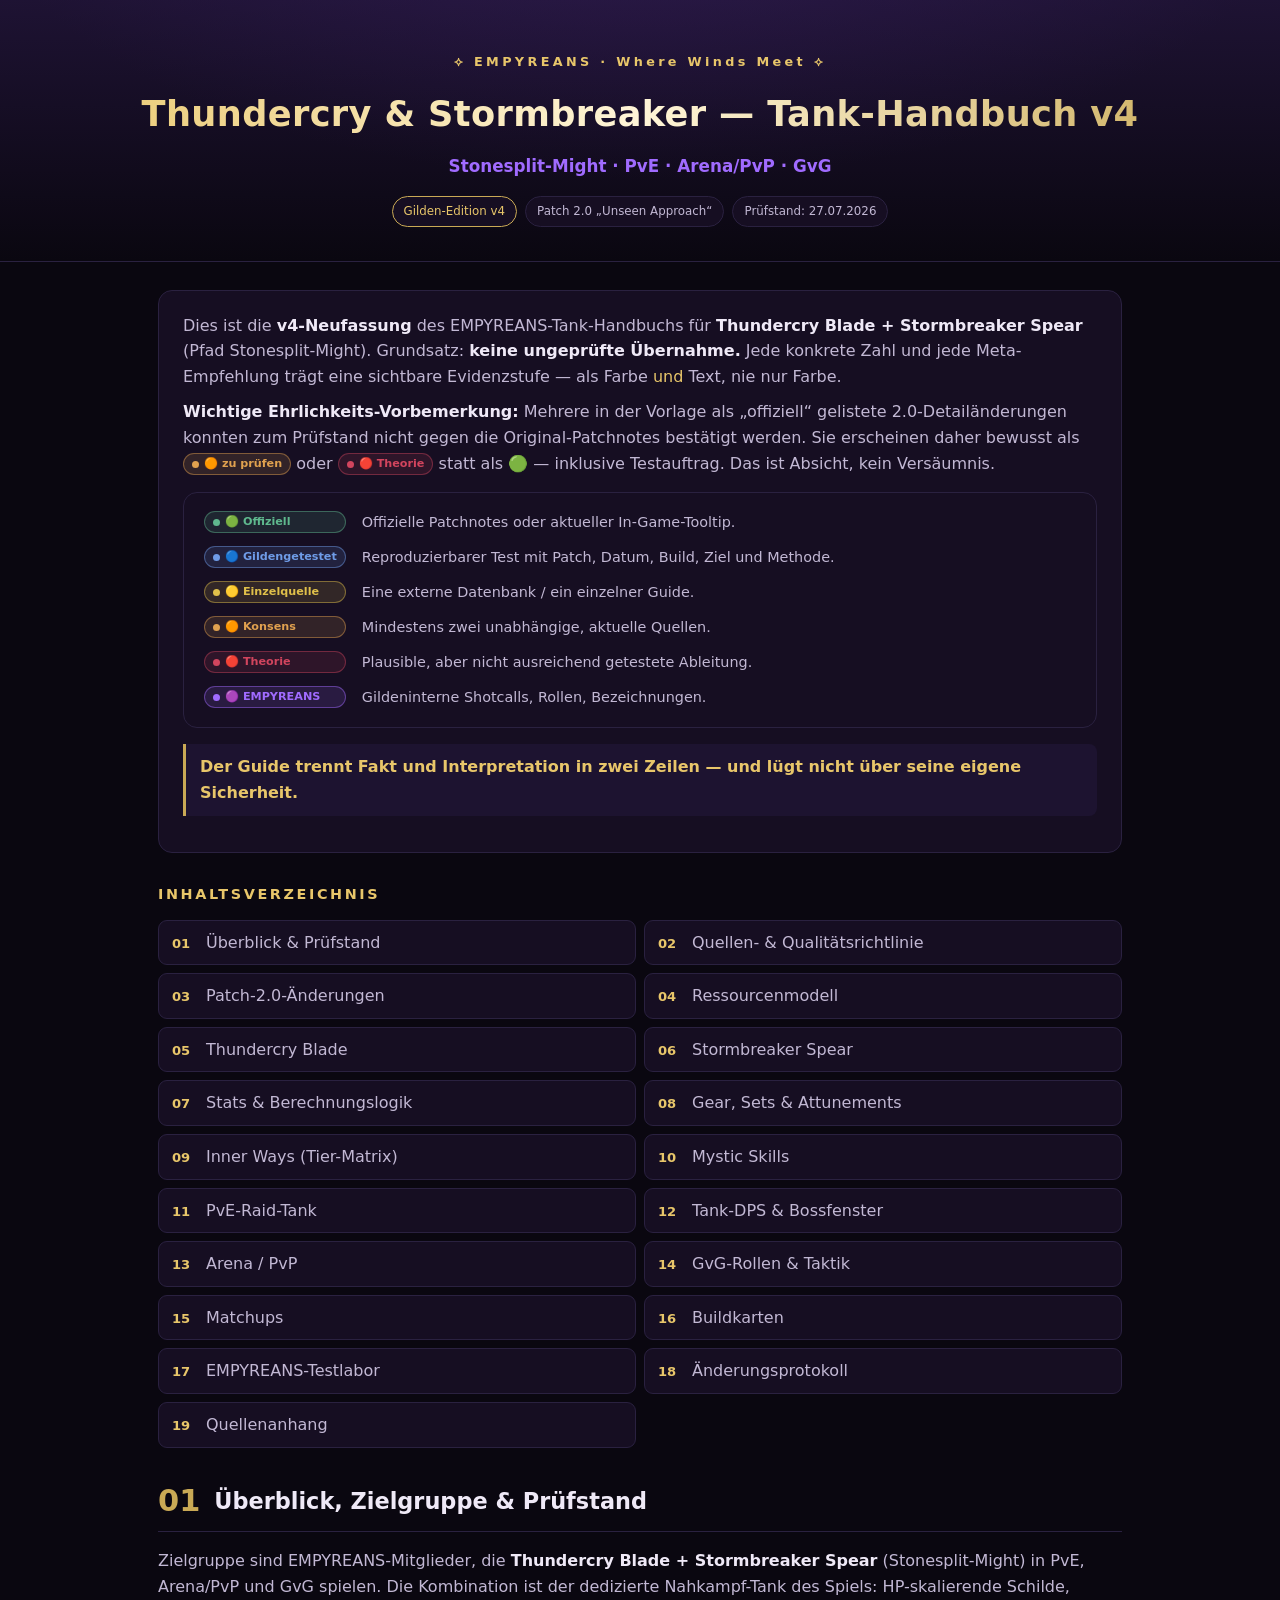
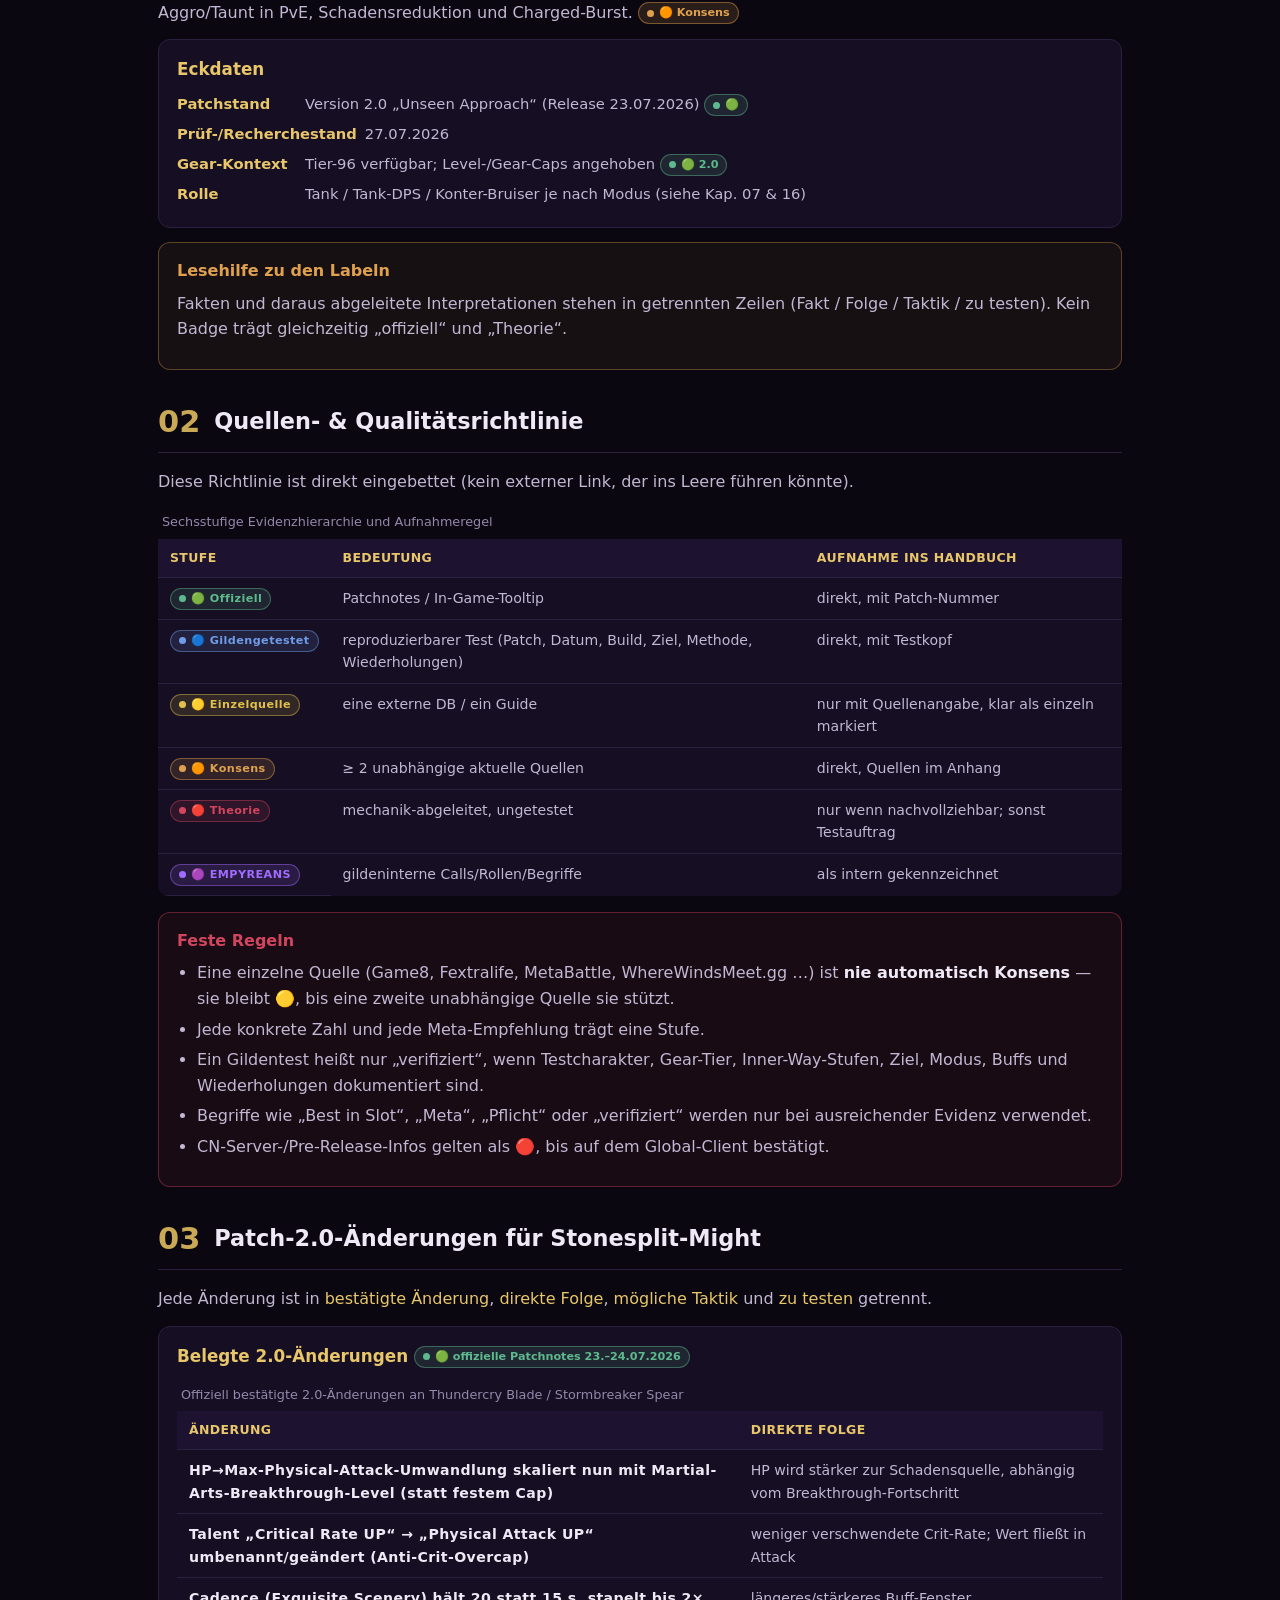
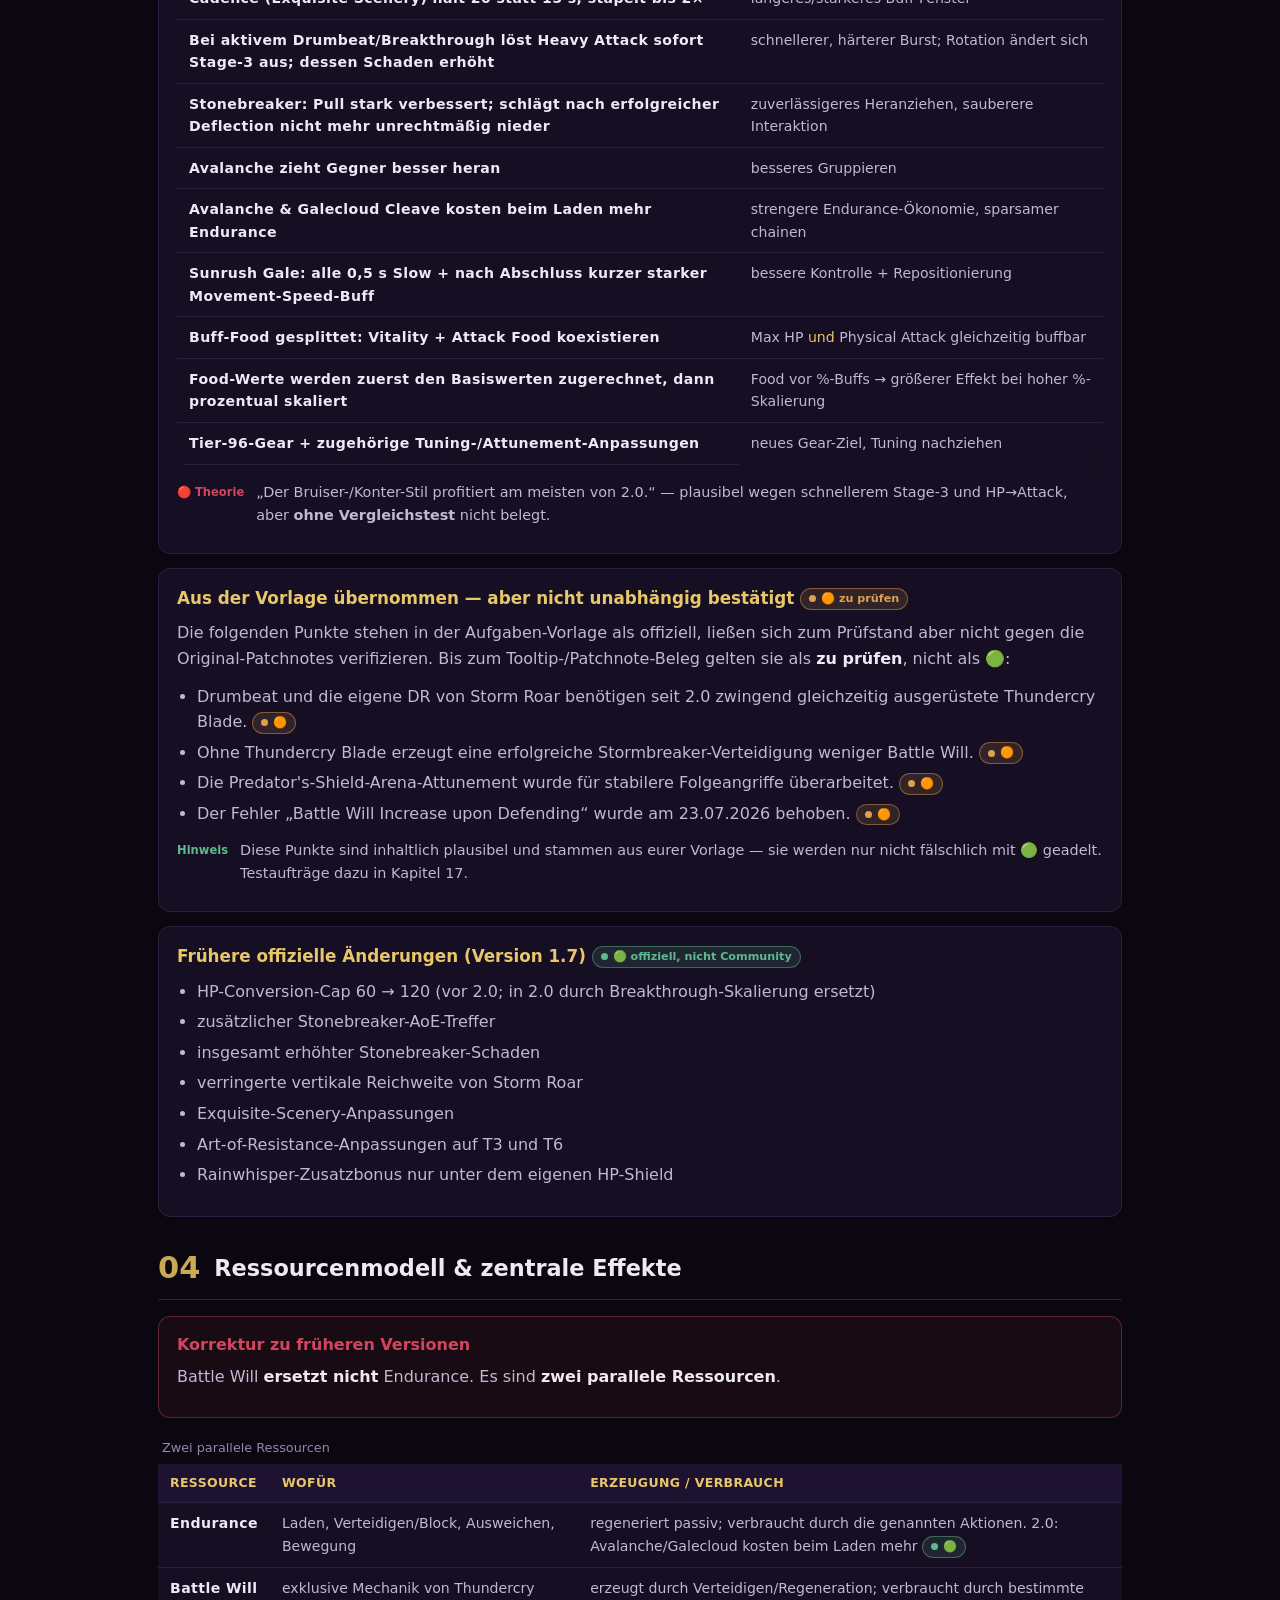
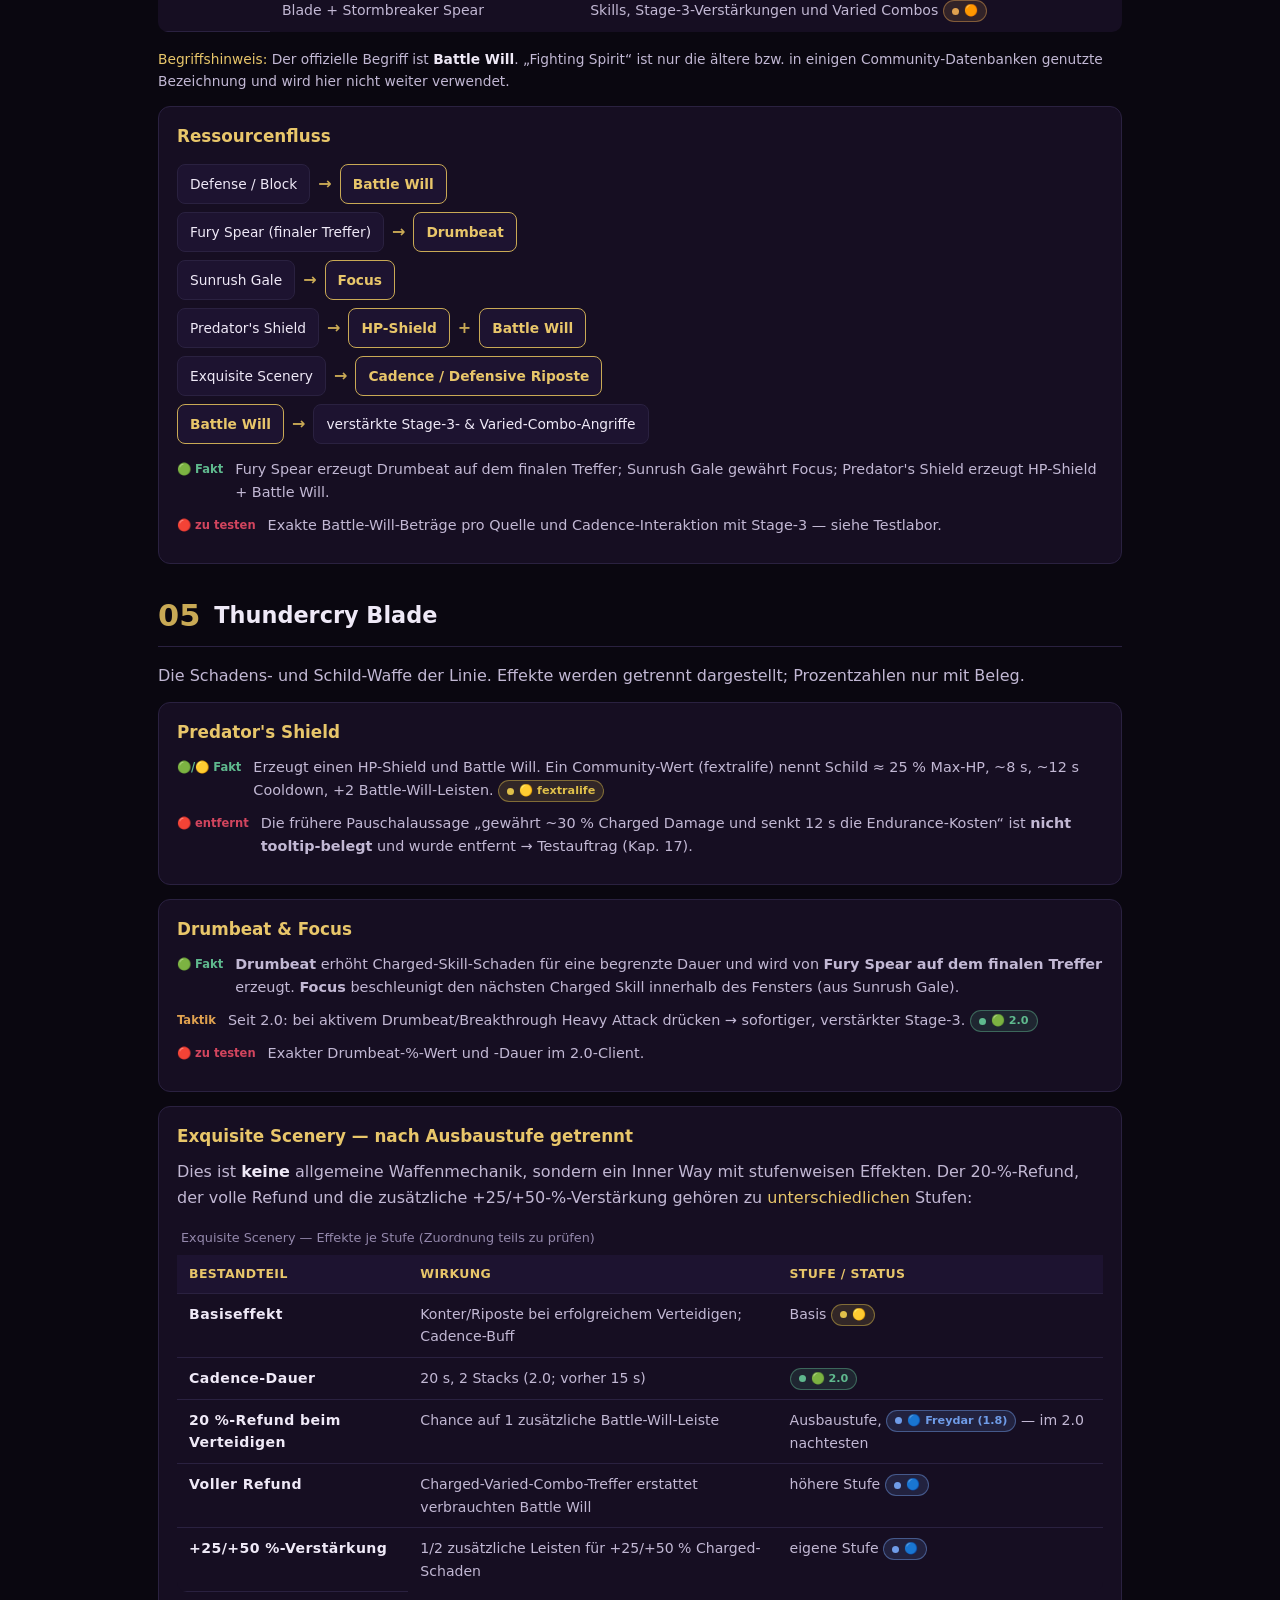
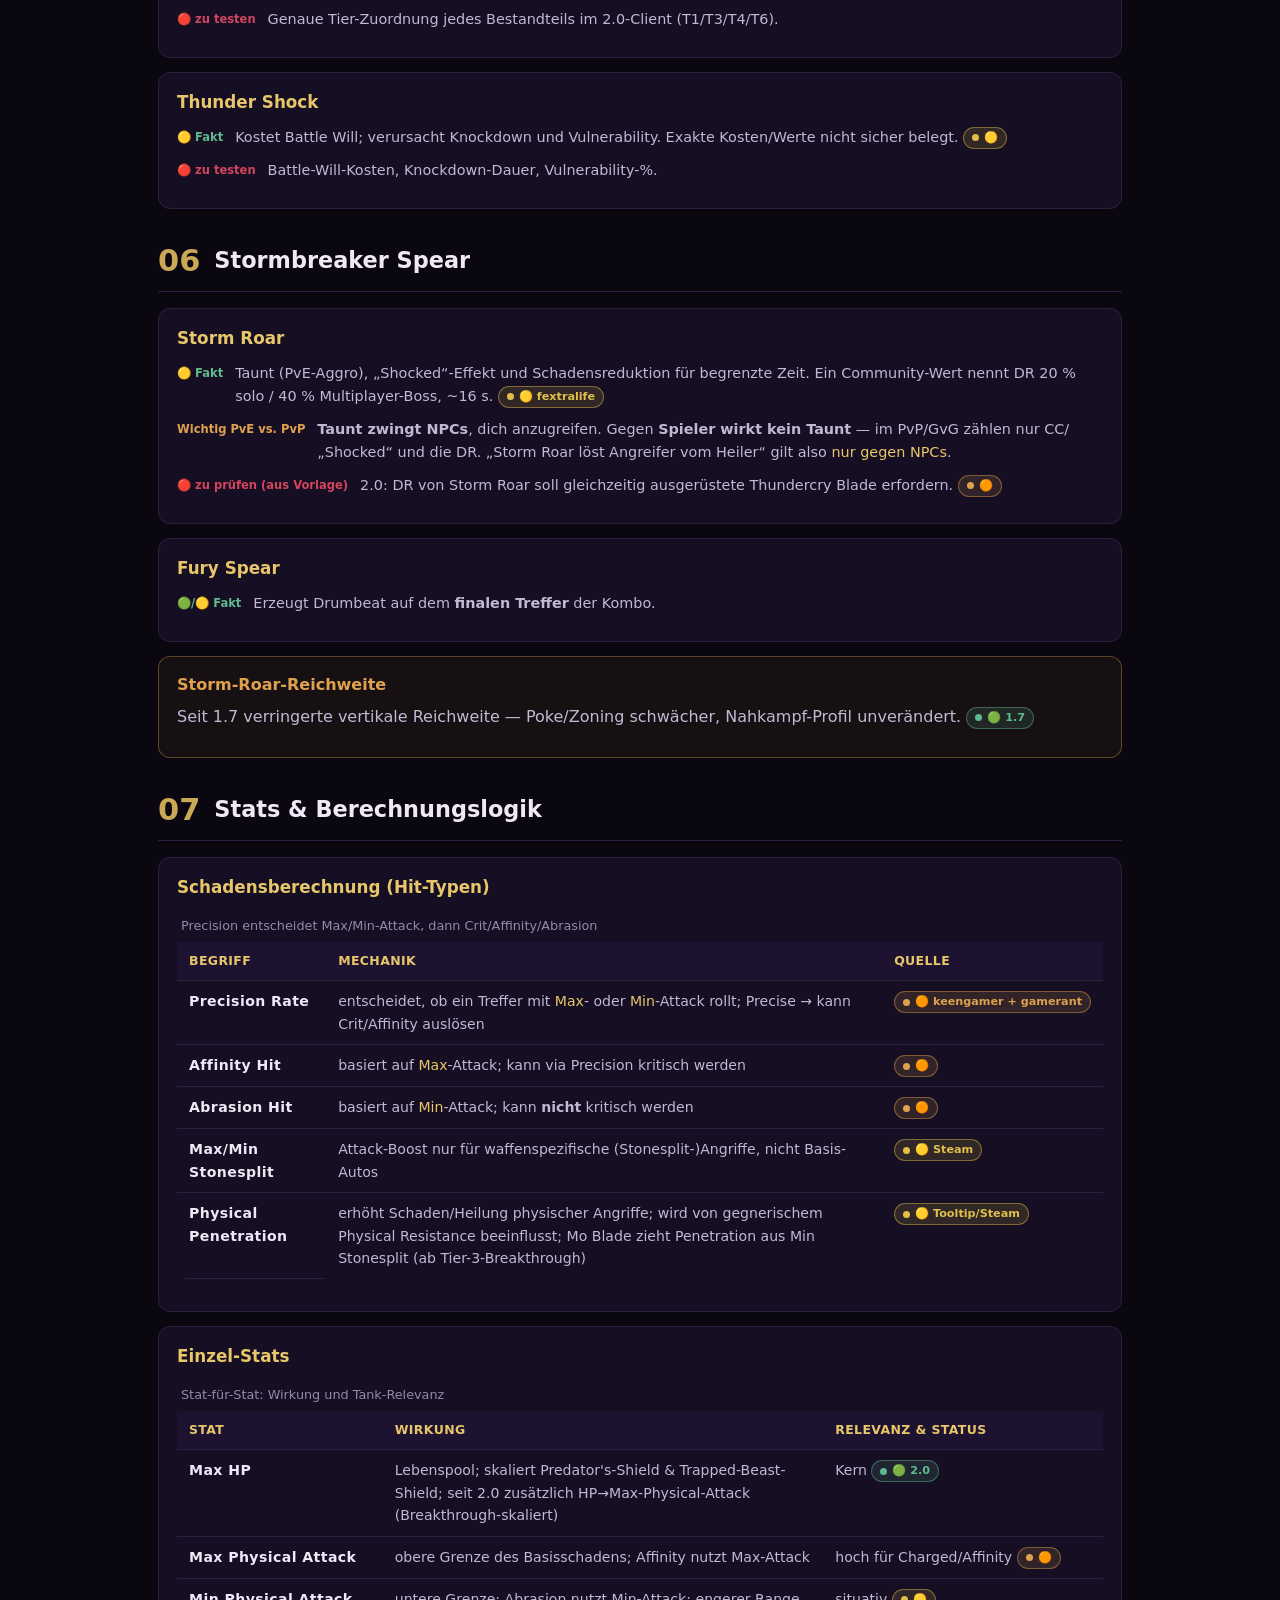
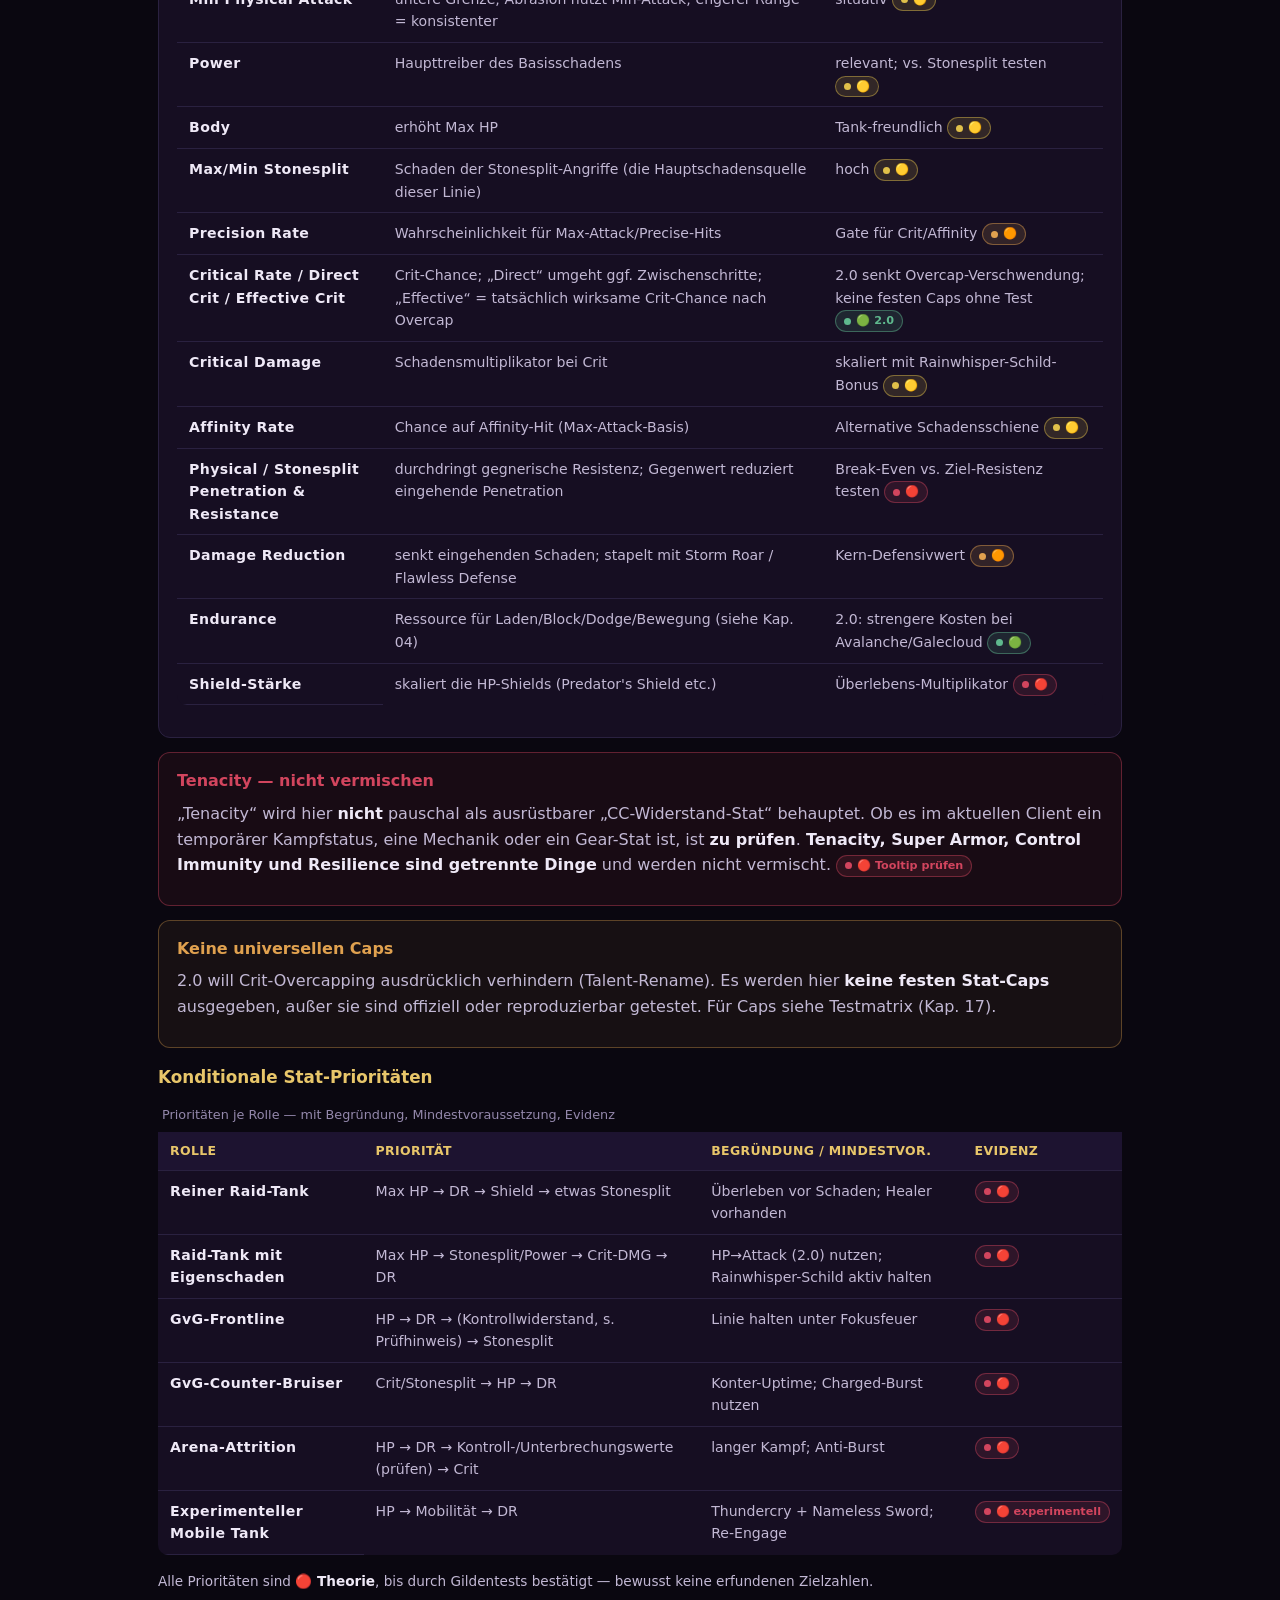
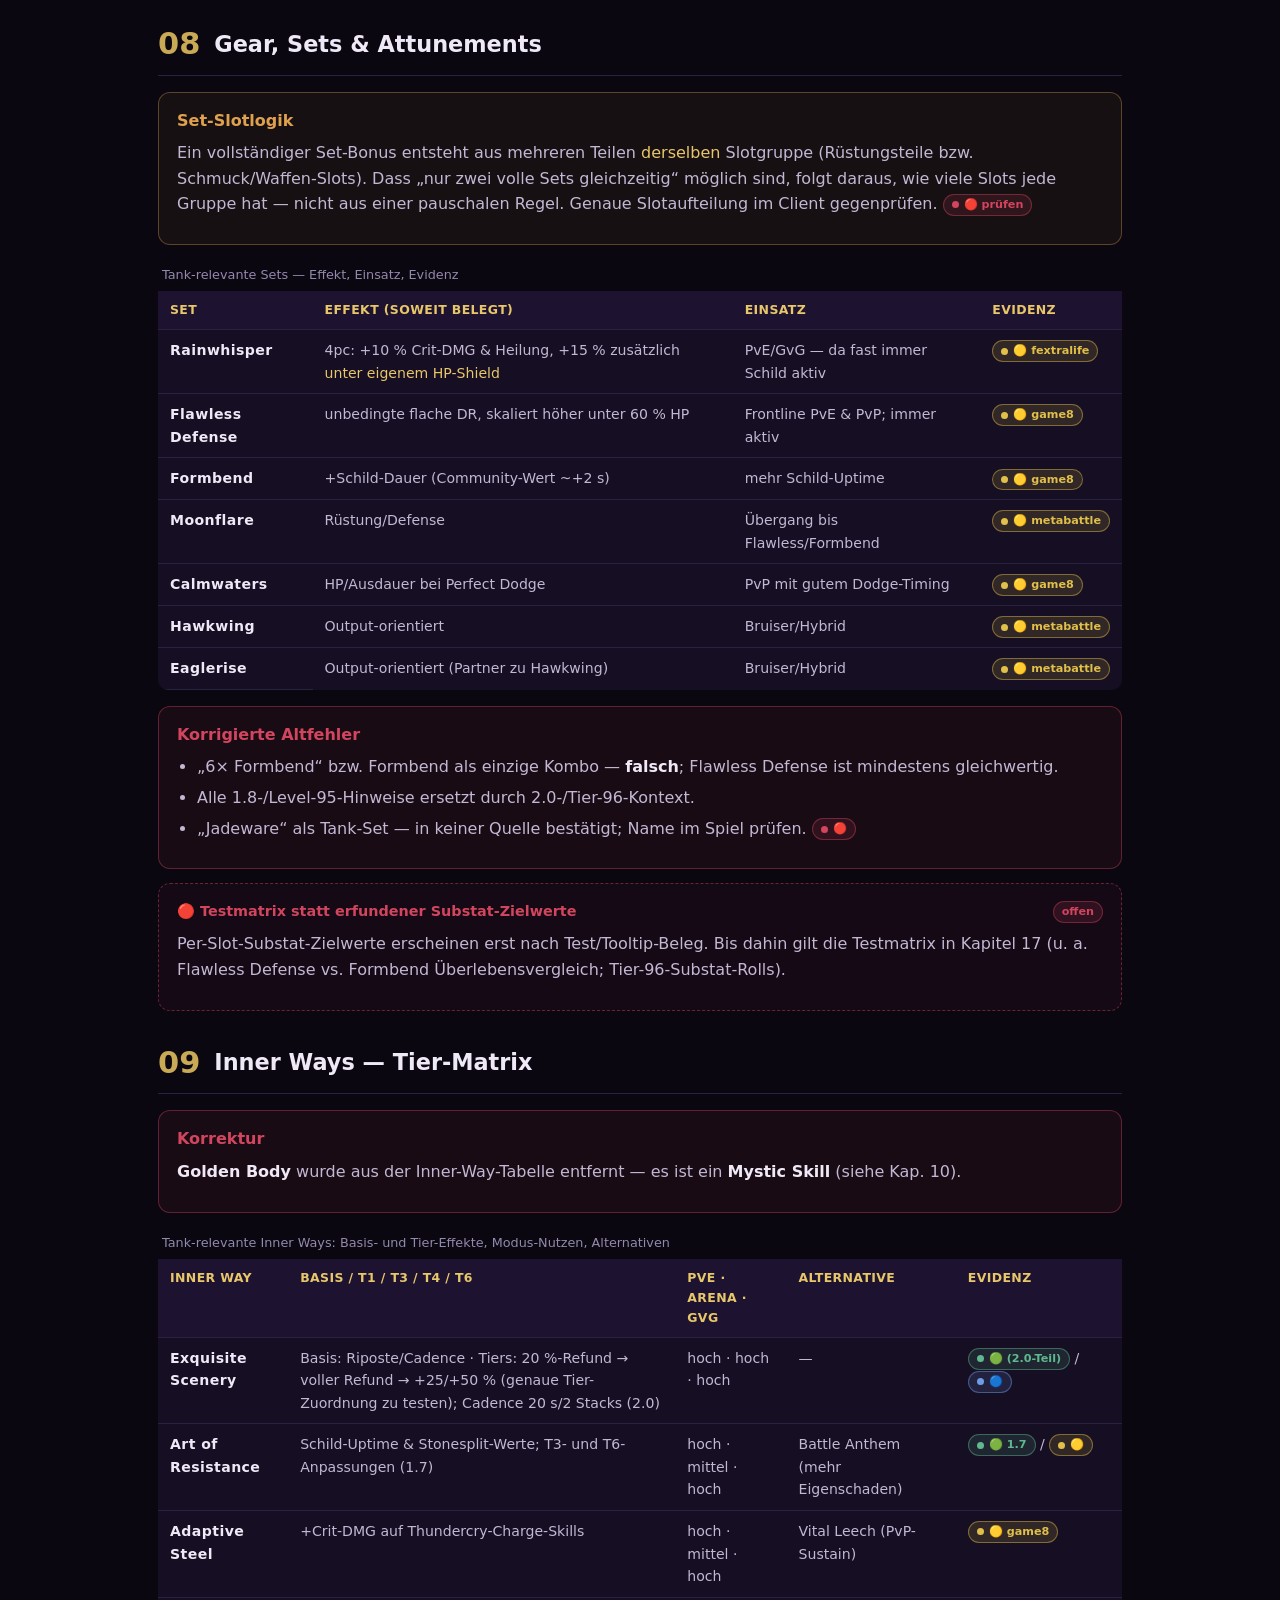
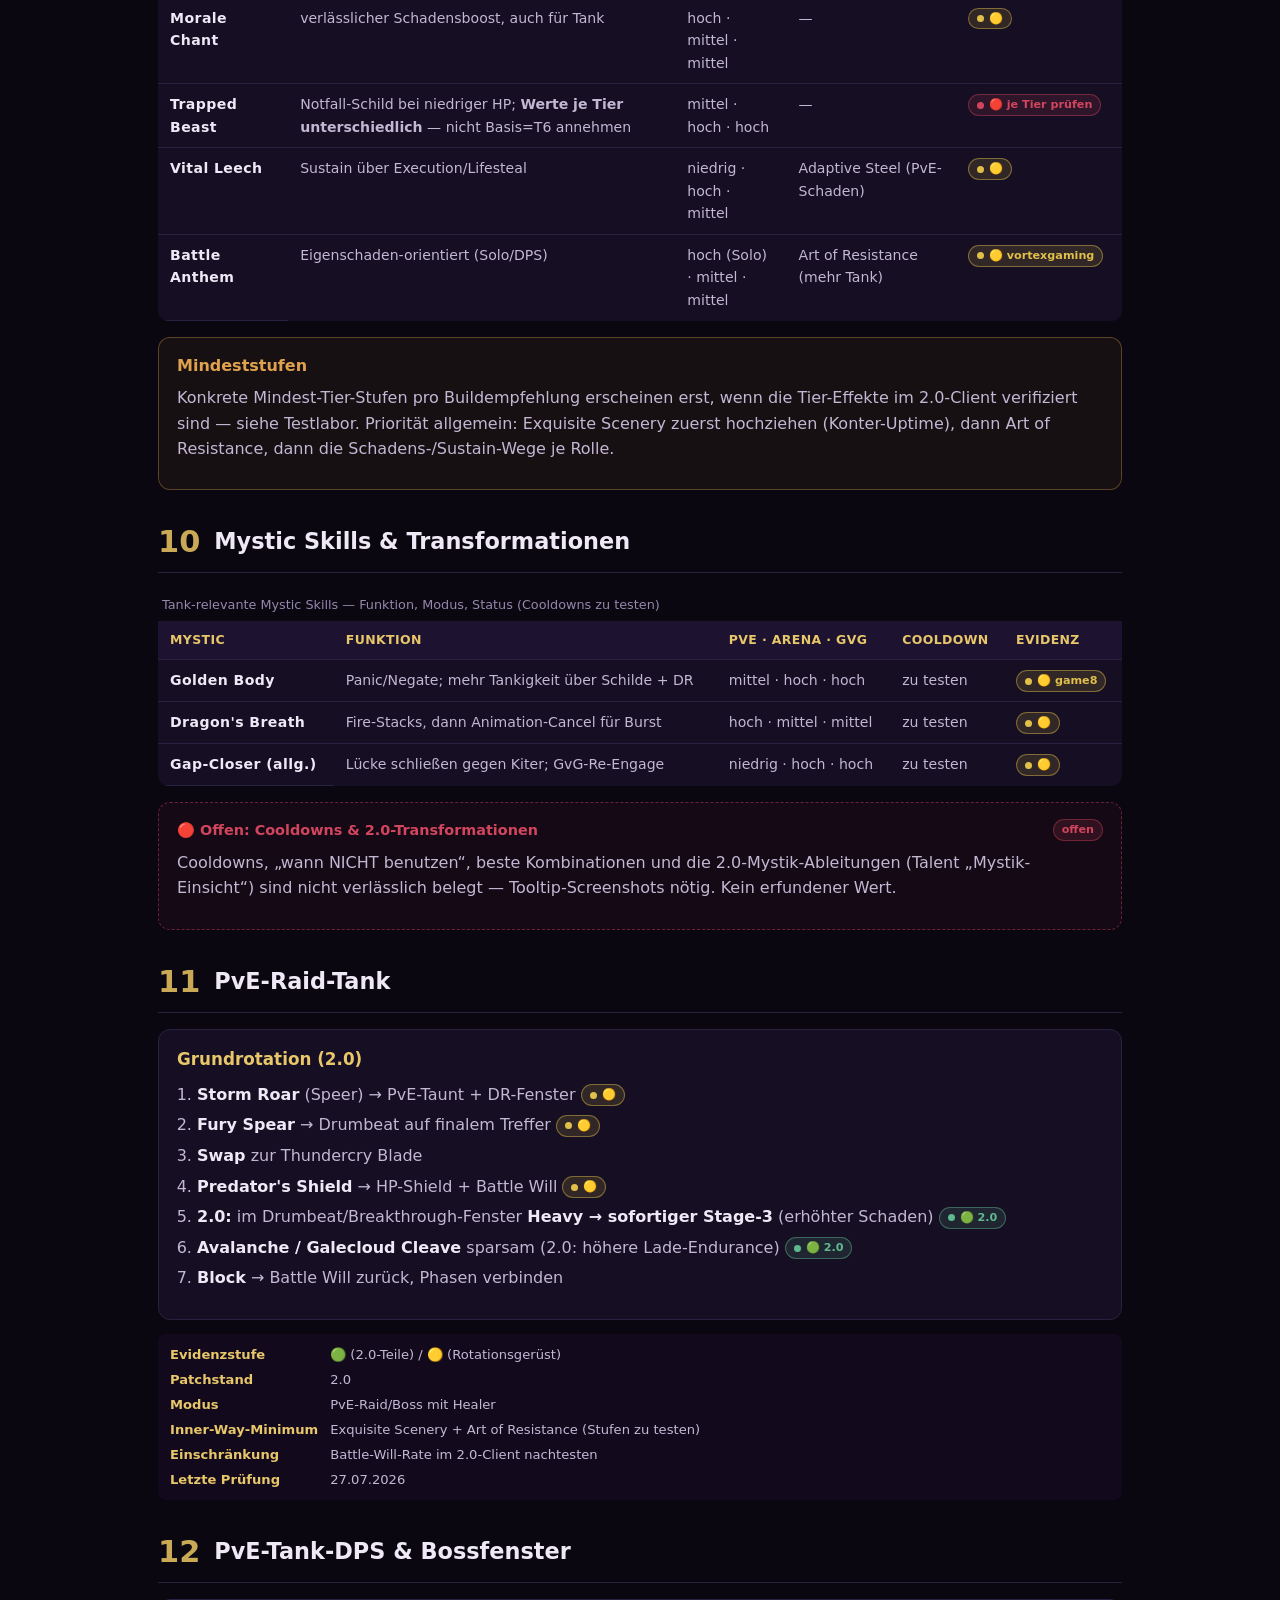
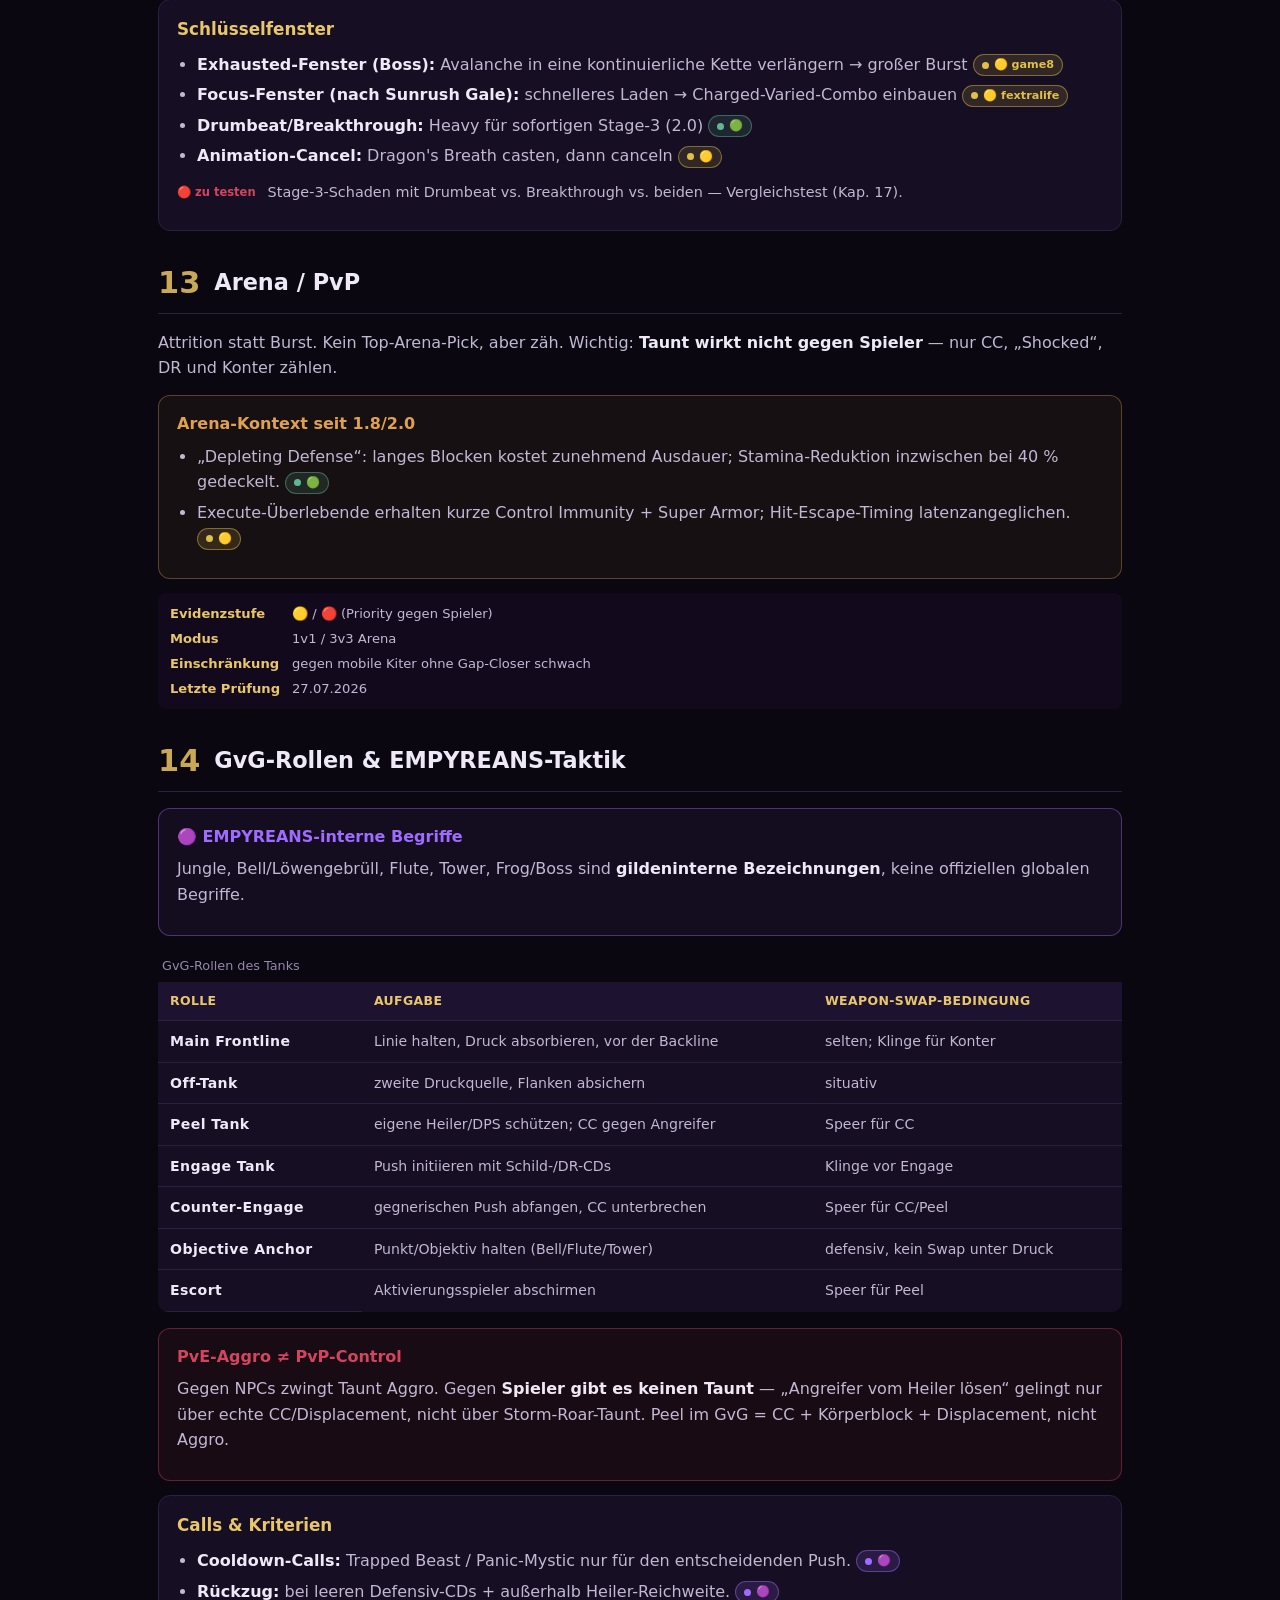
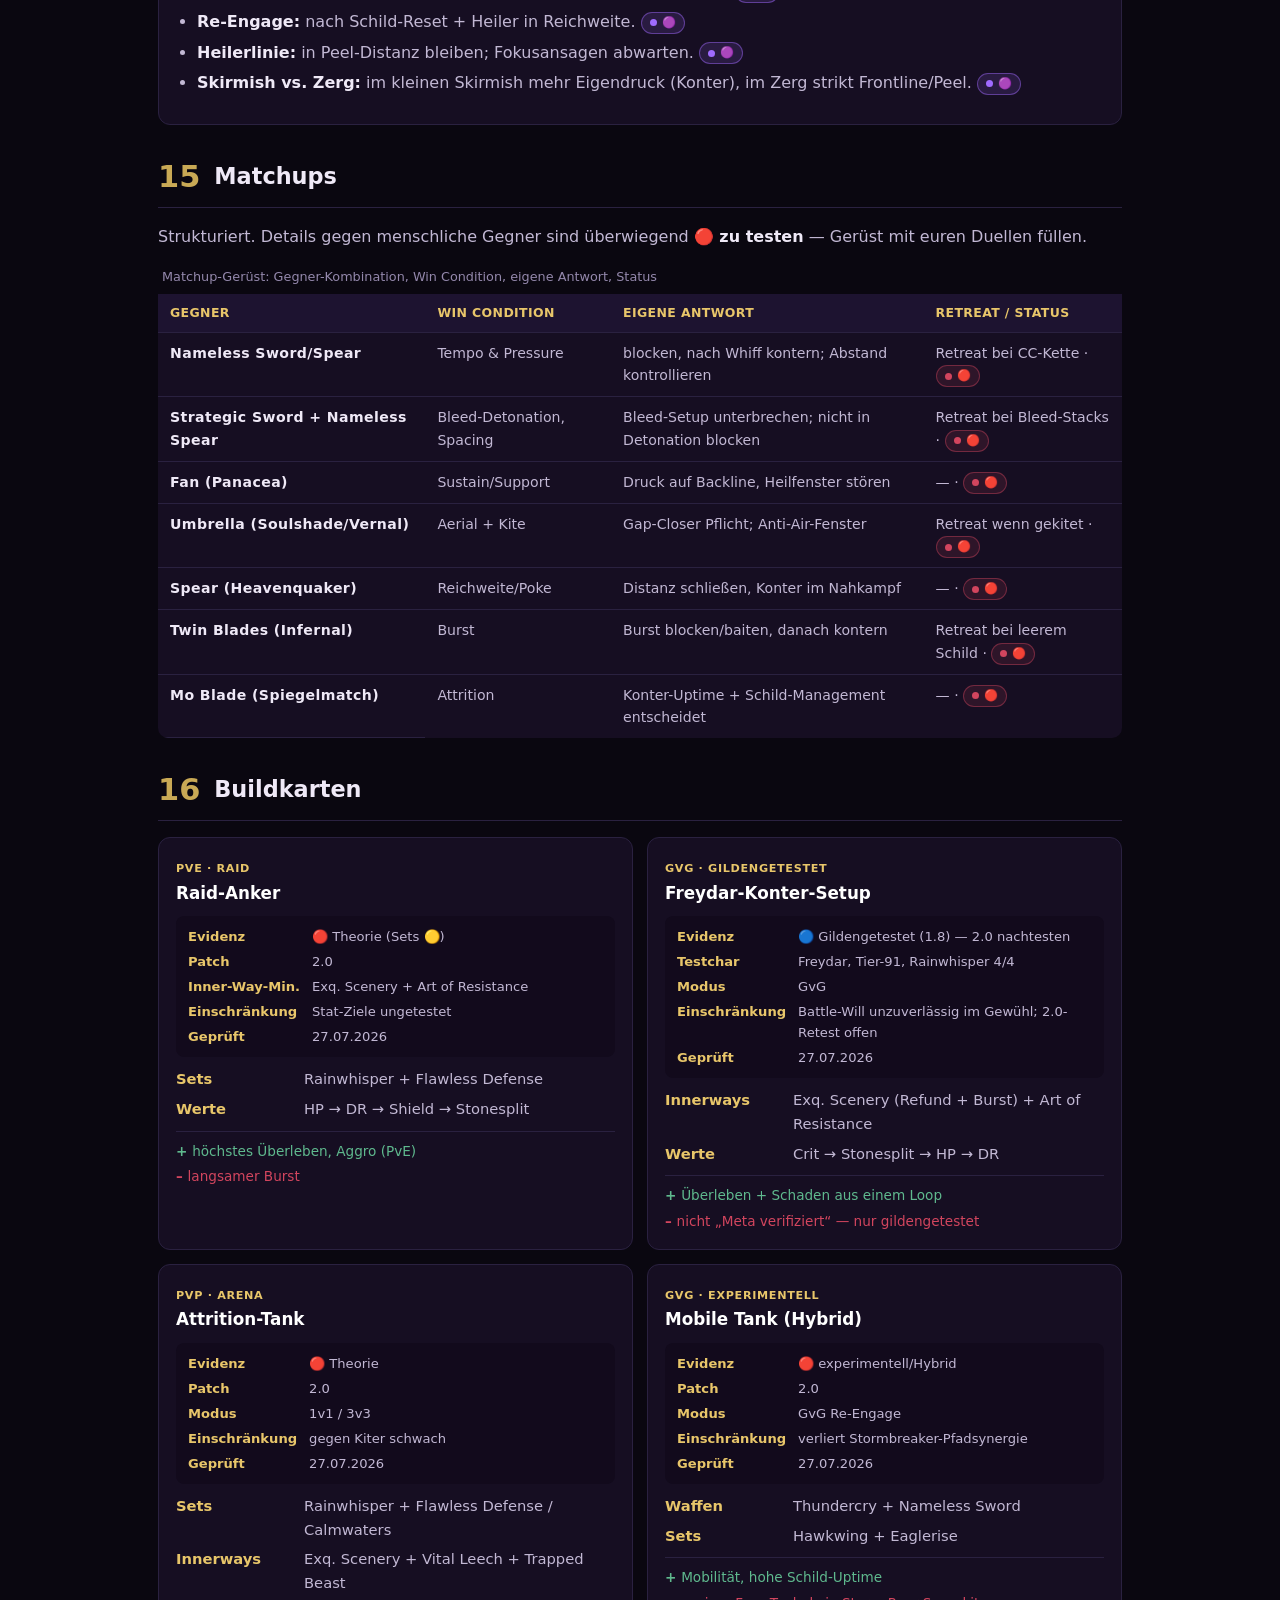
<file: empyreans_tank_handbuch_v4.html>
<!DOCTYPE html>
<html lang="de">
<head>
<meta charset="UTF-8">
<meta name="viewport" content="width=device-width, initial-scale=1.0">
<meta name="description" content="EMPYREANS Gildenhandbuch v4 für Thundercry Blade & Stormbreaker Spear (Stonesplit-Might) in Where Winds Meet – PvE, Arena/PvP und GvG. Patchstand 2.0 Unseen Approach, mit Quellen-Labeln und offenen Testaufträgen.">
<title>EMPYREANS · Thundercry &amp; Stormbreaker — Tank-Handbuch v4</title>
<style>
  :root{
    --bg:#0a0710; --bg2:#120a1c; --card:#160e22; --card2:#1d1330;
    --border:#2a2140;
    --gold:#e8c66a; --gold-soft:#c9a955; --violet:#a06bff; --red:#d2455e;
    --text:#efe9f7; --text-dim:#c2b8d4; --text-faint:#9488ac;
    --pve:#5fb98e; --pvp:#e0a14f; --gvg:#6f9ce8;
    /* evidence colours */
    --e-off:#5fb98e; --e-test:#6f9ce8; --e-single:#e0c04a; --e-cons:#e0a14f; --e-theory:#d2455e; --e-guild:#a06bff;
  }
  *{box-sizing:border-box;margin:0;padding:0}
  html{scroll-behavior:smooth}
  @media (prefers-reduced-motion:reduce){html{scroll-behavior:auto}*{animation:none!important;transition:none!important}}
  body{
    background:
      radial-gradient(1100px 500px at 50% -120px, #221338, transparent 60%),
      var(--bg);
    color:var(--text); font-family:'Segoe UI',system-ui,-apple-system,sans-serif;
    line-height:1.6; font-size:16px;
  }
  a{color:var(--gold)}
  a:focus-visible,button:focus-visible,summary:focus-visible{outline:3px solid var(--violet);outline-offset:2px;border-radius:4px}

  .skip{position:absolute;left:-999px;top:0;background:var(--gold);color:#1a1020;padding:10px 16px;font-weight:700;z-index:200;border-radius:0 0 8px 0}
  .skip:focus{left:0}

  header.hero{text-align:center;padding:52px 18px 34px;border-bottom:1px solid var(--border);
    background:linear-gradient(180deg,rgba(60,36,104,.4),transparent)}
  header.hero .crest{color:var(--gold);letter-spacing:.26em;font-size:.8rem;font-weight:700;margin-bottom:14px}
  header.hero h1{font-size:2.2rem;font-weight:800;letter-spacing:.01em;color:var(--gold);
    background:linear-gradient(90deg,var(--gold),#fff5d8,var(--gold-soft));
    -webkit-background-clip:text;background-clip:text;-webkit-text-fill-color:transparent}
  @supports not (background-clip:text){header.hero h1{color:var(--gold);-webkit-text-fill-color:currentColor}}
  header.hero .sub{color:var(--violet);font-weight:600;margin-top:10px;font-size:1.05rem}
  .badges{display:flex;gap:8px;justify-content:center;flex-wrap:wrap;margin-top:16px}
  .badge{font-size:.74rem;padding:5px 11px;border-radius:20px;border:1px solid var(--border);background:var(--card);color:var(--text-dim)}
  .badge.gold{border-color:var(--gold-soft);color:var(--gold)}

  .wrap{max-width:1000px;margin:0 auto;padding:28px 18px 60px}
  .intro{background:var(--card);border:1px solid var(--border);border-radius:14px;padding:22px 24px;margin-bottom:30px}
  .intro p{color:var(--text-dim);margin-bottom:10px}
  .intro p:last-child{margin-bottom:0}
  .intro strong{color:var(--text)}

  /* evidence badge: colour + text, never colour alone */
  .src{display:inline-flex;align-items:center;gap:5px;padding:1px 8px;border-radius:999px;font-size:.7rem;font-weight:700;white-space:nowrap;vertical-align:middle;border:1px solid transparent}
  .src .dot{width:7px;height:7px;border-radius:50%;flex-shrink:0}
  .src-off{background:rgba(95,185,142,.14);color:var(--e-off);border-color:rgba(95,185,142,.45)} .src-off .dot{background:var(--e-off)}
  .src-test{background:rgba(111,156,232,.15);color:var(--e-test);border-color:rgba(111,156,232,.45)} .src-test .dot{background:var(--e-test)}
  .src-single{background:rgba(224,192,74,.14);color:var(--e-single);border-color:rgba(224,192,74,.45)} .src-single .dot{background:var(--e-single)}
  .src-cons{background:rgba(224,161,79,.14);color:var(--e-cons);border-color:rgba(224,161,79,.45)} .src-cons .dot{background:var(--e-cons)}
  .src-theory{background:rgba(210,69,94,.13);color:var(--e-theory);border-color:rgba(210,69,94,.42)} .src-theory .dot{background:var(--e-theory)}
  .src-guild{background:rgba(160,107,255,.14);color:var(--e-guild);border-color:rgba(160,107,255,.45)} .src-guild .dot{background:var(--e-guild)}
  .src .stand{opacity:.75;font-weight:600;font-size:.64rem}

  nav.toc{margin-bottom:36px}
  nav.toc h2{color:var(--gold);font-size:.9rem;letter-spacing:.18em;text-transform:uppercase;margin-bottom:14px}
  .toc-grid{display:grid;grid-template-columns:1fr 1fr;gap:8px}
  .toc-grid a{display:flex;gap:10px;align-items:baseline;padding:9px 13px;border-radius:9px;background:var(--card);border:1px solid var(--border);color:var(--text-dim);text-decoration:none}
  .toc-grid a:hover{border-color:var(--gold-soft);color:var(--text)}
  .toc-grid .num{color:var(--gold);font-weight:700;font-size:.82rem;min-width:24px}

  section{margin-bottom:34px;scroll-margin-top:16px}
  .chap-head{display:flex;align-items:center;gap:14px;margin-bottom:16px;padding-bottom:12px;border-bottom:1px solid var(--border)}
  .chap-num{font-size:1.9rem;font-weight:800;color:var(--gold-soft);line-height:1}
  .chap-head h2{font-size:1.4rem;color:var(--text);font-weight:700}
  h3{color:var(--gold);font-size:1.05rem;margin:16px 0 9px;font-weight:700}
  p{color:var(--text-dim);margin-bottom:12px}
  p strong,li strong{color:var(--text)}
  ul,ol{margin:6px 0 12px 20px;color:var(--text-dim)}
  li{margin-bottom:5px}
  em{color:var(--gold);font-style:normal}

  .card{background:var(--card);border:1px solid var(--border);border-radius:12px;padding:16px 18px;margin:14px 0}
  .card h3{margin-top:0}
  .bc-row{display:flex;gap:8px;margin-bottom:6px;font-size:.92rem}
  .bc-row .k{color:var(--gold);font-weight:700;min-width:120px;flex-shrink:0}
  .bc-row .v{color:var(--text-dim)}

  .table-wrap{overflow-x:auto;margin:8px 0 16px}
  table{width:100%;border-collapse:collapse;font-size:.88rem;background:var(--card);border-radius:10px;overflow:hidden;min-width:520px}
  caption{text-align:left;color:var(--text-faint);font-size:.8rem;padding:6px 4px;caption-side:top}
  th,td{text-align:left;padding:9px 12px;border-bottom:1px solid var(--border);vertical-align:top}
  th{background:var(--card2);color:var(--gold);font-weight:700;font-size:.78rem;text-transform:uppercase;letter-spacing:.03em}
  th[scope=row]{background:transparent;color:var(--text);text-transform:none;font-size:.88rem}
  tr:last-child td{border-bottom:none}
  td{color:var(--text-dim)}

  .box{border-radius:12px;padding:15px 18px;margin:14px 0;border:1px solid var(--border);background:var(--card)}
  .box .bt{font-weight:700;margin-bottom:7px}
  .box.warn{border-color:rgba(210,69,94,.4);background:rgba(210,69,94,.07)} .box.warn .bt{color:var(--red)}
  .box.ok{border-color:rgba(95,185,142,.35);background:rgba(95,185,142,.06)} .box.ok .bt{color:var(--pve)}
  .box.note{border-color:rgba(224,161,79,.35);background:rgba(224,161,79,.06)} .box.note .bt{color:var(--pvp)}
  .box.guild{border-color:rgba(160,107,255,.4);background:rgba(160,107,255,.07)} .box.guild .bt{color:var(--violet)}
  .box ul{margin-top:4px}

  /* fact/interpretation split */
  .fi{display:grid;grid-template-columns:auto 1fr;gap:6px 12px;margin:10px 0;font-size:.9rem}
  .fi .lab{font-weight:700;font-size:.72rem;padding-top:2px;white-space:nowrap}
  .fi .lab.f{color:var(--pve)} .fi .lab.m{color:var(--pvp)} .fi .lab.t{color:var(--red)}
  .fi .val{color:var(--text-dim)}

  /* open test card */
  .test{background:rgba(210,69,94,.05);border:1px dashed rgba(210,69,94,.45);border-radius:12px;padding:16px 18px;margin:14px 0}
  .test .th{color:var(--red);font-weight:800;font-size:.9rem;margin-bottom:8px;display:flex;align-items:center;gap:8px;flex-wrap:wrap}
  .test dl{display:grid;grid-template-columns:auto 1fr;gap:5px 12px;font-size:.88rem}
  .test dt{color:var(--gold);font-weight:700}
  .test dd{color:var(--text-dim)}
  .test .status{margin-left:auto;font-size:.7rem;padding:1px 8px;border-radius:999px;background:rgba(210,69,94,.15);border:1px solid rgba(210,69,94,.4);color:var(--red)}

  /* recommendation card meta strip */
  .rec-meta{display:grid;grid-template-columns:auto 1fr;gap:4px 12px;margin:10px 0;padding:10px 12px;border-radius:8px;background:var(--bg2);font-size:.82rem}
  .rec-meta dt{color:var(--gold);font-weight:700}
  .rec-meta dd{color:var(--text-dim)}

  .flow{display:flex;flex-direction:column;gap:8px;margin:14px 0}
  .flow .frow{display:flex;flex-wrap:wrap;align-items:center;gap:8px}
  .flow .node{background:var(--card2);border:1px solid var(--border);border-radius:8px;padding:8px 12px;font-size:.86rem;color:var(--text)}
  .flow .node.res{border-color:var(--gold-soft);color:var(--gold);font-weight:700}
  .flow .arr{color:var(--gold-soft);font-weight:800}

  .merk{background:var(--card2);border-left:3px solid var(--gold-soft);padding:10px 14px;border-radius:0 8px 8px 0;color:var(--gold);font-weight:600;margin:14px 0}

  .build-grid{display:grid;grid-template-columns:1fr 1fr;gap:14px}
  .build-card{background:var(--card);border:1px solid var(--border);border-radius:12px;padding:16px 17px}
  .build-card h3{margin-top:0;color:#fff}
  .bc-tag{font-size:.7rem;font-weight:800;color:var(--gold);letter-spacing:.06em;text-transform:uppercase}
  .bc-pm{margin-top:10px;padding-top:9px;border-top:1px solid var(--border);display:flex;flex-direction:column;gap:4px}
  .bc-plus{color:var(--pve);font-size:.85rem} .bc-plus::before{content:"+ ";font-weight:800}
  .bc-minus{color:var(--red);font-size:.85rem} .bc-minus::before{content:"– ";font-weight:800}

  .legend-grid{display:grid;grid-template-columns:auto 1fr;gap:12px 16px;align-items:start;background:var(--card);border:1px solid var(--border);border-radius:14px;padding:18px 20px;margin:16px 0}
  .legend-grid .ltext{color:var(--text-dim);font-size:.9rem}
  .legend-grid .ltext strong{color:var(--text)}

  footer{margin-top:56px;padding:28px 18px;text-align:center;border-top:1px solid var(--border);color:var(--text-faint);font-size:.9rem}
  footer .fcrest{color:var(--gold);letter-spacing:.3em;font-weight:700;margin-bottom:8px}

  #toTop{position:fixed;right:18px;bottom:18px;z-index:60;width:46px;height:46px;border-radius:50%;cursor:pointer;
    background:var(--card2);border:1px solid var(--gold-soft);color:var(--gold);font-size:1.2rem;
    display:none;align-items:center;justify-content:center}
  #toTop:hover{background:#2a1a40}

  @media(max-width:720px){
    header.hero h1{font-size:1.55rem}
    .toc-grid,.build-grid{grid-template-columns:1fr}
    .chap-head h2{font-size:1.15rem}
    body{font-size:15px}
    .bc-row .k{min-width:96px}
  }

  @media print{
    body{background:#fff;color:#111}
    header.hero,nav.toc,#toTop,.skip{display:none}
    .card,.box,.test,table{border-color:#bbb;background:#fff;break-inside:avoid}
    .src,.rec-meta,.merk{border:1px solid #999;color:#111;background:#f4f4f4}
    a{color:#111;text-decoration:underline}
    h2,h3{color:#111}
    p,td,li,.text-dim{color:#222}
  }
</style>
</head>
<body>
<a class="skip" href="#main">Zum Inhalt springen</a>

<header class="hero">
  <div class="crest">⟡ EMPYREANS · Where Winds Meet ⟡</div>
  <h1>Thundercry &amp; Stormbreaker — Tank-Handbuch v4</h1>
  <div class="sub">Stonesplit-Might · PvE · Arena/PvP · GvG</div>
  <div class="badges">
    <span class="badge gold">Gilden-Edition v4</span>
    <span class="badge">Patch 2.0 „Unseen Approach“</span>
    <span class="badge">Prüfstand: 27.07.2026</span>
  </div>
</header>

<main id="main" class="wrap">

  <div class="intro">
    <p>Dies ist die <strong>v4-Neufassung</strong> des EMPYREANS-Tank-Handbuchs für <strong>Thundercry Blade + Stormbreaker Spear</strong> (Pfad Stonesplit-Might). Grundsatz: <strong>keine ungeprüfte Übernahme.</strong> Jede konkrete Zahl und jede Meta-Empfehlung trägt eine sichtbare Evidenzstufe — als Farbe <em>und</em> Text, nie nur Farbe.</p>
    <p><strong>Wichtige Ehrlichkeits-Vorbemerkung:</strong> Mehrere in der Vorlage als „offiziell“ gelistete 2.0-Detailänderungen konnten zum Prüfstand nicht gegen die Original-Patchnotes bestätigt werden. Sie erscheinen daher bewusst als <span class="src src-cons"><span class="dot"></span>🟠 zu prüfen</span> oder <span class="src src-theory"><span class="dot"></span>🔴 Theorie</span> statt als 🟢 — inklusive Testauftrag. Das ist Absicht, kein Versäumnis.</p>
    <div class="legend-grid" role="list" aria-label="Evidenzstufen">
      <span class="src src-off" role="listitem"><span class="dot"></span>🟢 Offiziell</span><span class="ltext">Offizielle Patchnotes oder aktueller In-Game-Tooltip.</span>
      <span class="src src-test" role="listitem"><span class="dot"></span>🔵 Gildengetestet</span><span class="ltext">Reproduzierbarer Test mit Patch, Datum, Build, Ziel und Methode.</span>
      <span class="src src-single" role="listitem"><span class="dot"></span>🟡 Einzelquelle</span><span class="ltext">Eine externe Datenbank / ein einzelner Guide.</span>
      <span class="src src-cons" role="listitem"><span class="dot"></span>🟠 Konsens</span><span class="ltext">Mindestens zwei unabhängige, aktuelle Quellen.</span>
      <span class="src src-theory" role="listitem"><span class="dot"></span>🔴 Theorie</span><span class="ltext">Plausible, aber nicht ausreichend getestete Ableitung.</span>
      <span class="src src-guild" role="listitem"><span class="dot"></span>🟣 EMPYREANS</span><span class="ltext">Gildeninterne Shotcalls, Rollen, Bezeichnungen.</span>
    </div>
    <div class="merk">Der Guide trennt Fakt und Interpretation in zwei Zeilen — und lügt nicht über seine eigene Sicherheit.</div>
  </div>

  <nav class="toc" aria-label="Inhaltsverzeichnis">
    <h2>Inhaltsverzeichnis</h2>
    <div class="toc-grid">
      <a href="#k01"><span class="num">01</span><span>Überblick &amp; Prüfstand</span></a>
      <a href="#k02"><span class="num">02</span><span>Quellen- &amp; Qualitätsrichtlinie</span></a>
      <a href="#k03"><span class="num">03</span><span>Patch-2.0-Änderungen</span></a>
      <a href="#k04"><span class="num">04</span><span>Ressourcenmodell</span></a>
      <a href="#k05"><span class="num">05</span><span>Thundercry Blade</span></a>
      <a href="#k06"><span class="num">06</span><span>Stormbreaker Spear</span></a>
      <a href="#k07"><span class="num">07</span><span>Stats &amp; Berechnungslogik</span></a>
      <a href="#k08"><span class="num">08</span><span>Gear, Sets &amp; Attunements</span></a>
      <a href="#k09"><span class="num">09</span><span>Inner Ways (Tier-Matrix)</span></a>
      <a href="#k10"><span class="num">10</span><span>Mystic Skills</span></a>
      <a href="#k11"><span class="num">11</span><span>PvE-Raid-Tank</span></a>
      <a href="#k12"><span class="num">12</span><span>Tank-DPS &amp; Bossfenster</span></a>
      <a href="#k13"><span class="num">13</span><span>Arena / PvP</span></a>
      <a href="#k14"><span class="num">14</span><span>GvG-Rollen &amp; Taktik</span></a>
      <a href="#k15"><span class="num">15</span><span>Matchups</span></a>
      <a href="#k16"><span class="num">16</span><span>Buildkarten</span></a>
      <a href="#k17"><span class="num">17</span><span>EMPYREANS-Testlabor</span></a>
      <a href="#k18"><span class="num">18</span><span>Änderungsprotokoll</span></a>
      <a href="#k19"><span class="num">19</span><span>Quellenanhang</span></a>
    </div>
  </nav>

  <!-- 01 -->
  <section id="k01" aria-labelledby="h01">
    <div class="chap-head"><span class="chap-num">01</span><h2 id="h01">Überblick, Zielgruppe &amp; Prüfstand</h2></div>
    <p>Zielgruppe sind EMPYREANS-Mitglieder, die <strong>Thundercry Blade + Stormbreaker Spear</strong> (Stonesplit-Might) in PvE, Arena/PvP und GvG spielen. Die Kombination ist der dedizierte Nahkampf-Tank des Spiels: HP-skalierende Schilde, Aggro/Taunt in PvE, Schadensreduktion und Charged-Burst. <span class="src src-cons"><span class="dot"></span>🟠 Konsens</span></p>
    <div class="card">
      <h3>Eckdaten</h3>
      <div class="bc-row"><span class="k">Patchstand</span><span class="v">Version 2.0 „Unseen Approach“ (Release 23.07.2026) <span class="src src-off"><span class="dot"></span>🟢</span></span></div>
      <div class="bc-row"><span class="k">Prüf-/Recherchestand</span><span class="v">27.07.2026</span></div>
      <div class="bc-row"><span class="k">Gear-Kontext</span><span class="v">Tier-96 verfügbar; Level-/Gear-Caps angehoben <span class="src src-off"><span class="dot"></span>🟢 2.0</span></span></div>
      <div class="bc-row"><span class="k">Rolle</span><span class="v">Tank / Tank-DPS / Konter-Bruiser je nach Modus (siehe Kap. 07 &amp; 16)</span></div>
    </div>
    <div class="box note">
      <div class="bt">Lesehilfe zu den Labeln</div>
      <p>Fakten und daraus abgeleitete Interpretationen stehen in getrennten Zeilen (Fakt / Folge / Taktik / zu testen). Kein Badge trägt gleichzeitig „offiziell“ und „Theorie“.</p>
    </div>
  </section>

  <!-- 02 -->
  <section id="k02" aria-labelledby="h02">
    <div class="chap-head"><span class="chap-num">02</span><h2 id="h02">Quellen- &amp; Qualitätsrichtlinie</h2></div>
    <p>Diese Richtlinie ist direkt eingebettet (kein externer Link, der ins Leere führen könnte).</p>
    <div class="table-wrap">
      <table>
        <caption>Sechsstufige Evidenzhierarchie und Aufnahmeregel</caption>
        <thead><tr><th scope="col">Stufe</th><th scope="col">Bedeutung</th><th scope="col">Aufnahme ins Handbuch</th></tr></thead>
        <tbody>
          <tr><th scope="row"><span class="src src-off"><span class="dot"></span>🟢 Offiziell</span></th><td>Patchnotes / In-Game-Tooltip</td><td>direkt, mit Patch-Nummer</td></tr>
          <tr><th scope="row"><span class="src src-test"><span class="dot"></span>🔵 Gildengetestet</span></th><td>reproduzierbarer Test (Patch, Datum, Build, Ziel, Methode, Wiederholungen)</td><td>direkt, mit Testkopf</td></tr>
          <tr><th scope="row"><span class="src src-single"><span class="dot"></span>🟡 Einzelquelle</span></th><td>eine externe DB / ein Guide</td><td>nur mit Quellenangabe, klar als einzeln markiert</td></tr>
          <tr><th scope="row"><span class="src src-cons"><span class="dot"></span>🟠 Konsens</span></th><td>≥ 2 unabhängige aktuelle Quellen</td><td>direkt, Quellen im Anhang</td></tr>
          <tr><th scope="row"><span class="src src-theory"><span class="dot"></span>🔴 Theorie</span></th><td>mechanik-abgeleitet, ungetestet</td><td>nur wenn nachvollziehbar; sonst Testauftrag</td></tr>
          <tr><th scope="row"><span class="src src-guild"><span class="dot"></span>🟣 EMPYREANS</span></th><td>gildeninterne Calls/Rollen/Begriffe</td><td>als intern gekennzeichnet</td></tr>
        </tbody>
      </table>
    </div>
    <div class="box warn">
      <div class="bt">Feste Regeln</div>
      <ul>
        <li>Eine einzelne Quelle (Game8, Fextralife, MetaBattle, WhereWindsMeet.gg …) ist <strong>nie automatisch Konsens</strong> — sie bleibt 🟡, bis eine zweite unabhängige Quelle sie stützt.</li>
        <li>Jede konkrete Zahl und jede Meta-Empfehlung trägt eine Stufe.</li>
        <li>Ein Gildentest heißt nur „verifiziert“, wenn Testcharakter, Gear-Tier, Inner-Way-Stufen, Ziel, Modus, Buffs und Wiederholungen dokumentiert sind.</li>
        <li>Begriffe wie „Best in Slot“, „Meta“, „Pflicht“ oder „verifiziert“ werden nur bei ausreichender Evidenz verwendet.</li>
        <li>CN-Server-/Pre-Release-Infos gelten als 🔴, bis auf dem Global-Client bestätigt.</li>
      </ul>
    </div>
  </section>

  <!-- 03 -->
  <section id="k03" aria-labelledby="h03">
    <div class="chap-head"><span class="chap-num">03</span><h2 id="h03">Patch-2.0-Änderungen für Stonesplit-Might</h2></div>
    <p>Jede Änderung ist in <em>bestätigte Änderung</em>, <em>direkte Folge</em>, <em>mögliche Taktik</em> und <em>zu testen</em> getrennt.</p>

    <div class="card">
      <h3>Belegte 2.0-Änderungen <span class="src src-off"><span class="dot"></span>🟢 offizielle Patchnotes 23.–24.07.2026</span></h3>
      <div class="table-wrap">
        <table>
          <caption>Offiziell bestätigte 2.0-Änderungen an Thundercry Blade / Stormbreaker Spear</caption>
          <thead><tr><th scope="col">Änderung</th><th scope="col">Direkte Folge</th></tr></thead>
          <tbody>
            <tr><th scope="row">HP→Max-Physical-Attack-Umwandlung skaliert nun mit <strong>Martial-Arts-Breakthrough-Level</strong> (statt festem Cap)</th><td>HP wird stärker zur Schadensquelle, abhängig vom Breakthrough-Fortschritt</td></tr>
            <tr><th scope="row">Talent „Critical Rate UP“ → <strong>„Physical Attack UP“</strong> umbenannt/geändert (Anti-Crit-Overcap)</th><td>weniger verschwendete Crit-Rate; Wert fließt in Attack</td></tr>
            <tr><th scope="row"><strong>Cadence</strong> (Exquisite Scenery) hält <strong>20 statt 15 s</strong>, stapelt bis 2×</th><td>längeres/stärkeres Buff-Fenster</td></tr>
            <tr><th scope="row">Bei aktivem Drumbeat/Breakthrough löst <strong>Heavy Attack sofort Stage-3</strong> aus; dessen Schaden erhöht</th><td>schnellerer, härterer Burst; Rotation ändert sich</td></tr>
            <tr><th scope="row"><strong>Stonebreaker</strong>: Pull stark verbessert; schlägt nach erfolgreicher Deflection nicht mehr unrechtmäßig nieder</th><td>zuverlässigeres Heranziehen, sauberere Interaktion</td></tr>
            <tr><th scope="row"><strong>Avalanche</strong> zieht Gegner besser heran</th><td>besseres Gruppieren</td></tr>
            <tr><th scope="row"><strong>Avalanche &amp; Galecloud Cleave</strong> kosten beim Laden mehr Endurance</th><td>strengere Endurance-Ökonomie, sparsamer chainen</td></tr>
            <tr><th scope="row"><strong>Sunrush Gale</strong>: alle 0,5 s Slow + nach Abschluss kurzer starker Movement-Speed-Buff</th><td>bessere Kontrolle + Repositionierung</td></tr>
            <tr><th scope="row"><strong>Buff-Food</strong> gesplittet: Vitality + Attack Food koexistieren</th><td>Max HP <em>und</em> Physical Attack gleichzeitig buffbar</td></tr>
            <tr><th scope="row">Food-Werte werden <strong>zuerst den Basiswerten zugerechnet</strong>, dann prozentual skaliert</th><td>Food vor %-Buffs → größerer Effekt bei hoher %-Skalierung</td></tr>
            <tr><th scope="row"><strong>Tier-96-Gear</strong> + zugehörige Tuning-/Attunement-Anpassungen</th><td>neues Gear-Ziel, Tuning nachziehen</td></tr>
          </tbody>
        </table>
      </div>
      <div class="fi"><span class="lab t">🔴 Theorie</span><span class="val">„Der Bruiser-/Konter-Stil profitiert am meisten von 2.0.“ — plausibel wegen schnellerem Stage-3 und HP→Attack, aber <strong>ohne Vergleichstest</strong> nicht belegt.</span></div>
    </div>

    <div class="card">
      <h3>Aus der Vorlage übernommen — aber nicht unabhängig bestätigt <span class="src src-cons"><span class="dot"></span>🟠 zu prüfen</span></h3>
      <p>Die folgenden Punkte stehen in der Aufgaben-Vorlage als offiziell, ließen sich zum Prüfstand aber nicht gegen die Original-Patchnotes verifizieren. Bis zum Tooltip-/Patchnote-Beleg gelten sie als <strong>zu prüfen</strong>, nicht als 🟢:</p>
      <ul>
        <li>Drumbeat und die eigene DR von Storm Roar benötigen seit 2.0 zwingend gleichzeitig ausgerüstete Thundercry Blade. <span class="src src-cons"><span class="dot"></span>🟠</span></li>
        <li>Ohne Thundercry Blade erzeugt eine erfolgreiche Stormbreaker-Verteidigung weniger Battle Will. <span class="src src-cons"><span class="dot"></span>🟠</span></li>
        <li>Die Predator's-Shield-Arena-Attunement wurde für stabilere Folgeangriffe überarbeitet. <span class="src src-cons"><span class="dot"></span>🟠</span></li>
        <li>Der Fehler „Battle Will Increase upon Defending“ wurde am 23.07.2026 behoben. <span class="src src-cons"><span class="dot"></span>🟠</span></li>
      </ul>
      <div class="fi"><span class="lab f">Hinweis</span><span class="val">Diese Punkte sind inhaltlich plausibel und stammen aus eurer Vorlage — sie werden nur nicht fälschlich mit 🟢 geadelt. Testaufträge dazu in Kapitel 17.</span></div>
    </div>

    <div class="card">
      <h3>Frühere offizielle Änderungen (Version 1.7) <span class="src src-off"><span class="dot"></span>🟢 offiziell, nicht Community</span></h3>
      <ul>
        <li>HP-Conversion-Cap 60 → 120 (vor 2.0; in 2.0 durch Breakthrough-Skalierung ersetzt)</li>
        <li>zusätzlicher Stonebreaker-AoE-Treffer</li>
        <li>insgesamt erhöhter Stonebreaker-Schaden</li>
        <li>verringerte vertikale Reichweite von Storm Roar</li>
        <li>Exquisite-Scenery-Anpassungen</li>
        <li>Art-of-Resistance-Anpassungen auf T3 und T6</li>
        <li>Rainwhisper-Zusatzbonus nur unter dem eigenen HP-Shield</li>
      </ul>
    </div>
  </section>

  <!-- 04 -->
  <section id="k04" aria-labelledby="h04">
    <div class="chap-head"><span class="chap-num">04</span><h2 id="h04">Ressourcenmodell &amp; zentrale Effekte</h2></div>
    <div class="box warn">
      <div class="bt">Korrektur zu früheren Versionen</div>
      <p>Battle Will <strong>ersetzt nicht</strong> Endurance. Es sind <strong>zwei parallele Ressourcen</strong>.</p>
    </div>
    <div class="table-wrap">
      <table>
        <caption>Zwei parallele Ressourcen</caption>
        <thead><tr><th scope="col">Ressource</th><th scope="col">Wofür</th><th scope="col">Erzeugung / Verbrauch</th></tr></thead>
        <tbody>
          <tr><th scope="row">Endurance</th><td>Laden, Verteidigen/Block, Ausweichen, Bewegung</td><td>regeneriert passiv; verbraucht durch die genannten Aktionen. 2.0: Avalanche/Galecloud kosten beim Laden mehr <span class="src src-off"><span class="dot"></span>🟢</span></td></tr>
          <tr><th scope="row">Battle Will</th><td>exklusive Mechanik von Thundercry Blade + Stormbreaker Spear</td><td>erzeugt durch Verteidigen/Regeneration; verbraucht durch bestimmte Skills, Stage-3-Verstärkungen und Varied Combos <span class="src src-cons"><span class="dot"></span>🟠</span></td></tr>
        </tbody>
      </table>
    </div>
    <p style="font-size:.86rem"><em>Begriffshinweis:</em> Der offizielle Begriff ist <strong>Battle Will</strong>. „Fighting Spirit“ ist nur die ältere bzw. in einigen Community-Datenbanken genutzte Bezeichnung und wird hier nicht weiter verwendet.</p>

    <div class="card">
      <h3>Ressourcenfluss</h3>
      <div class="flow" aria-label="Ressourcenfluss-Diagramm">
        <div class="frow"><span class="node">Defense / Block</span><span class="arr">→</span><span class="node res">Battle Will</span></div>
        <div class="frow"><span class="node">Fury Spear (finaler Treffer)</span><span class="arr">→</span><span class="node res">Drumbeat</span></div>
        <div class="frow"><span class="node">Sunrush Gale</span><span class="arr">→</span><span class="node res">Focus</span></div>
        <div class="frow"><span class="node">Predator's Shield</span><span class="arr">→</span><span class="node res">HP-Shield</span><span class="arr">+</span><span class="node res">Battle Will</span></div>
        <div class="frow"><span class="node">Exquisite Scenery</span><span class="arr">→</span><span class="node res">Cadence / Defensive Riposte</span></div>
        <div class="frow"><span class="node res">Battle Will</span><span class="arr">→</span><span class="node">verstärkte Stage-3- &amp; Varied-Combo-Angriffe</span></div>
      </div>
      <div class="fi"><span class="lab f">🟢 Fakt</span><span class="val">Fury Spear erzeugt Drumbeat auf dem finalen Treffer; Sunrush Gale gewährt Focus; Predator's Shield erzeugt HP-Shield + Battle Will.</span></div>
      <div class="fi"><span class="lab t">🔴 zu testen</span><span class="val">Exakte Battle-Will-Beträge pro Quelle und Cadence-Interaktion mit Stage-3 — siehe Testlabor.</span></div>
    </div>
  </section>

  <!-- 05 -->
  <section id="k05" aria-labelledby="h05">
    <div class="chap-head"><span class="chap-num">05</span><h2 id="h05">Thundercry Blade</h2></div>
    <p>Die Schadens- und Schild-Waffe der Linie. Effekte werden getrennt dargestellt; Prozentzahlen nur mit Beleg.</p>
    <div class="card">
      <h3>Predator's Shield</h3>
      <div class="fi"><span class="lab f">🟢/🟡 Fakt</span><span class="val">Erzeugt einen HP-Shield und Battle Will. Ein Community-Wert (fextralife) nennt Schild ≈ 25 % Max-HP, ~8 s, ~12 s Cooldown, +2 Battle-Will-Leisten. <span class="src src-single"><span class="dot"></span>🟡 fextralife</span></span></div>
      <div class="fi"><span class="lab t">🔴 entfernt</span><span class="val">Die frühere Pauschalaussage „gewährt ~30 % Charged Damage und senkt 12 s die Endurance-Kosten“ ist <strong>nicht tooltip-belegt</strong> und wurde entfernt → Testauftrag (Kap. 17).</span></div>
    </div>
    <div class="card">
      <h3>Drumbeat &amp; Focus</h3>
      <div class="fi"><span class="lab f">🟢 Fakt</span><span class="val"><strong>Drumbeat</strong> erhöht Charged-Skill-Schaden für eine begrenzte Dauer und wird von <strong>Fury Spear auf dem finalen Treffer</strong> erzeugt. <strong>Focus</strong> beschleunigt den nächsten Charged Skill innerhalb des Fensters (aus Sunrush Gale).</span></div>
      <div class="fi"><span class="lab m">Taktik</span><span class="val">Seit 2.0: bei aktivem Drumbeat/Breakthrough Heavy Attack drücken → sofortiger, verstärkter Stage-3. <span class="src src-off"><span class="dot"></span>🟢 2.0</span></span></div>
      <div class="fi"><span class="lab t">🔴 zu testen</span><span class="val">Exakter Drumbeat-%-Wert und -Dauer im 2.0-Client.</span></div>
    </div>
    <div class="card">
      <h3>Exquisite Scenery — nach Ausbaustufe getrennt</h3>
      <p>Dies ist <strong>keine</strong> allgemeine Waffenmechanik, sondern ein Inner Way mit stufenweisen Effekten. Der 20-%-Refund, der volle Refund und die zusätzliche +25/+50-%-Verstärkung gehören zu <em>unterschiedlichen</em> Stufen:</p>
      <div class="table-wrap">
        <table>
          <caption>Exquisite Scenery — Effekte je Stufe (Zuordnung teils zu prüfen)</caption>
          <thead><tr><th scope="col">Bestandteil</th><th scope="col">Wirkung</th><th scope="col">Stufe / Status</th></tr></thead>
          <tbody>
            <tr><th scope="row">Basiseffekt</th><td>Konter/Riposte bei erfolgreichem Verteidigen; Cadence-Buff</td><td>Basis <span class="src src-single"><span class="dot"></span>🟡</span></td></tr>
            <tr><th scope="row">Cadence-Dauer</th><td>20 s, 2 Stacks (2.0; vorher 15 s)</td><td><span class="src src-off"><span class="dot"></span>🟢 2.0</span></td></tr>
            <tr><th scope="row">20 %-Refund beim Verteidigen</th><td>Chance auf 1 zusätzliche Battle-Will-Leiste</td><td>Ausbaustufe, <span class="src src-test"><span class="dot"></span>🔵 Freydar (1.8)</span> — im 2.0 nachtesten</td></tr>
            <tr><th scope="row">Voller Refund</th><td>Charged-Varied-Combo-Treffer erstattet verbrauchten Battle Will</td><td>höhere Stufe <span class="src src-test"><span class="dot"></span>🔵</span></td></tr>
            <tr><th scope="row">+25/+50 %-Verstärkung</th><td>1/2 zusätzliche Leisten für +25/+50 % Charged-Schaden</td><td>eigene Stufe <span class="src src-test"><span class="dot"></span>🔵</span></td></tr>
          </tbody>
        </table>
      </div>
      <div class="fi"><span class="lab t">🔴 zu testen</span><span class="val">Genaue Tier-Zuordnung jedes Bestandteils im 2.0-Client (T1/T3/T4/T6).</span></div>
    </div>
    <div class="card">
      <h3>Thunder Shock</h3>
      <div class="fi"><span class="lab f">🟡 Fakt</span><span class="val">Kostet Battle Will; verursacht Knockdown und Vulnerability. Exakte Kosten/Werte nicht sicher belegt. <span class="src src-single"><span class="dot"></span>🟡</span></span></div>
      <div class="fi"><span class="lab t">🔴 zu testen</span><span class="val">Battle-Will-Kosten, Knockdown-Dauer, Vulnerability-%.</span></div>
    </div>
  </section>

  <!-- 06 -->
  <section id="k06" aria-labelledby="h06">
    <div class="chap-head"><span class="chap-num">06</span><h2 id="h06">Stormbreaker Spear</h2></div>
    <div class="card">
      <h3>Storm Roar</h3>
      <div class="fi"><span class="lab f">🟡 Fakt</span><span class="val">Taunt (PvE-Aggro), „Shocked“-Effekt und Schadensreduktion für begrenzte Zeit. Ein Community-Wert nennt DR 20 % solo / 40 % Multiplayer-Boss, ~16 s. <span class="src src-single"><span class="dot"></span>🟡 fextralife</span></span></div>
      <div class="fi"><span class="lab m">Wichtig PvE vs. PvP</span><span class="val"><strong>Taunt zwingt NPCs</strong>, dich anzugreifen. Gegen <strong>Spieler wirkt kein Taunt</strong> — im PvP/GvG zählen nur CC/„Shocked“ und die DR. „Storm Roar löst Angreifer vom Heiler“ gilt also <em>nur gegen NPCs</em>.</span></div>
      <div class="fi"><span class="lab t">🔴 zu prüfen (aus Vorlage)</span><span class="val">2.0: DR von Storm Roar soll gleichzeitig ausgerüstete Thundercry Blade erfordern. <span class="src src-cons"><span class="dot"></span>🟠</span></span></div>
    </div>
    <div class="card">
      <h3>Fury Spear</h3>
      <div class="fi"><span class="lab f">🟢/🟡 Fakt</span><span class="val">Erzeugt Drumbeat auf dem <strong>finalen Treffer</strong> der Kombo.</span></div>
    </div>
    <div class="box note">
      <div class="bt">Storm-Roar-Reichweite</div>
      <p>Seit 1.7 verringerte vertikale Reichweite — Poke/Zoning schwächer, Nahkampf-Profil unverändert. <span class="src src-off"><span class="dot"></span>🟢 1.7</span></p>
    </div>
  </section>

  <!-- 07 -->
  <section id="k07" aria-labelledby="h07">
    <div class="chap-head"><span class="chap-num">07</span><h2 id="h07">Stats &amp; Berechnungslogik</h2></div>
    <div class="card">
      <h3>Schadensberechnung (Hit-Typen)</h3>
      <div class="table-wrap">
        <table>
          <caption>Precision entscheidet Max/Min-Attack, dann Crit/Affinity/Abrasion</caption>
          <thead><tr><th scope="col">Begriff</th><th scope="col">Mechanik</th><th scope="col">Quelle</th></tr></thead>
          <tbody>
            <tr><th scope="row">Precision Rate</th><td>entscheidet, ob ein Treffer mit <em>Max</em>- oder <em>Min</em>-Attack rollt; Precise → kann Crit/Affinity auslösen</td><td><span class="src src-cons"><span class="dot"></span>🟠 keengamer + gamerant</span></td></tr>
            <tr><th scope="row">Affinity Hit</th><td>basiert auf <em>Max</em>-Attack; kann via Precision kritisch werden</td><td><span class="src src-cons"><span class="dot"></span>🟠</span></td></tr>
            <tr><th scope="row">Abrasion Hit</th><td>basiert auf <em>Min</em>-Attack; kann <strong>nicht</strong> kritisch werden</td><td><span class="src src-cons"><span class="dot"></span>🟠</span></td></tr>
            <tr><th scope="row">Max/Min Stonesplit</th><td>Attack-Boost nur für waffenspezifische (Stonesplit-)Angriffe, nicht Basis-Autos</td><td><span class="src src-single"><span class="dot"></span>🟡 Steam</span></td></tr>
            <tr><th scope="row">Physical Penetration</th><td>erhöht Schaden/Heilung physischer Angriffe; wird von gegnerischem Physical Resistance beeinflusst; Mo Blade zieht Penetration aus Min Stonesplit (ab Tier-3-Breakthrough)</td><td><span class="src src-single"><span class="dot"></span>🟡 Tooltip/Steam</span></td></tr>
          </tbody>
        </table>
      </div>
    </div>

    <div class="card">
      <h3>Einzel-Stats</h3>
      <div class="table-wrap">
        <table>
          <caption>Stat-für-Stat: Wirkung und Tank-Relevanz</caption>
          <thead><tr><th scope="col">Stat</th><th scope="col">Wirkung</th><th scope="col">Relevanz &amp; Status</th></tr></thead>
          <tbody>
            <tr><th scope="row">Max HP</th><td>Lebenspool; skaliert Predator's-Shield &amp; Trapped-Beast-Shield; seit 2.0 zusätzlich HP→Max-Physical-Attack (Breakthrough-skaliert)</td><td>Kern <span class="src src-off"><span class="dot"></span>🟢 2.0</span></td></tr>
            <tr><th scope="row">Max Physical Attack</th><td>obere Grenze des Basisschadens; Affinity nutzt Max-Attack</td><td>hoch für Charged/Affinity <span class="src src-cons"><span class="dot"></span>🟠</span></td></tr>
            <tr><th scope="row">Min Physical Attack</th><td>untere Grenze; Abrasion nutzt Min-Attack; engerer Range = konsistenter</td><td>situativ <span class="src src-single"><span class="dot"></span>🟡</span></td></tr>
            <tr><th scope="row">Power</th><td>Haupttreiber des Basisschadens</td><td>relevant; vs. Stonesplit testen <span class="src src-single"><span class="dot"></span>🟡</span></td></tr>
            <tr><th scope="row">Body</th><td>erhöht Max HP</td><td>Tank-freundlich <span class="src src-single"><span class="dot"></span>🟡</span></td></tr>
            <tr><th scope="row">Max/Min Stonesplit</th><td>Schaden der Stonesplit-Angriffe (die Hauptschadensquelle dieser Linie)</td><td>hoch <span class="src src-single"><span class="dot"></span>🟡</span></td></tr>
            <tr><th scope="row">Precision Rate</th><td>Wahrscheinlichkeit für Max-Attack/Precise-Hits</td><td>Gate für Crit/Affinity <span class="src src-cons"><span class="dot"></span>🟠</span></td></tr>
            <tr><th scope="row">Critical Rate / Direct Crit / Effective Crit</th><td>Crit-Chance; „Direct“ umgeht ggf. Zwischenschritte; „Effective“ = tatsächlich wirksame Crit-Chance nach Overcap</td><td>2.0 senkt Overcap-Verschwendung; keine festen Caps ohne Test <span class="src src-off"><span class="dot"></span>🟢 2.0</span></td></tr>
            <tr><th scope="row">Critical Damage</th><td>Schadensmultiplikator bei Crit</td><td>skaliert mit Rainwhisper-Schild-Bonus <span class="src src-single"><span class="dot"></span>🟡</span></td></tr>
            <tr><th scope="row">Affinity Rate</th><td>Chance auf Affinity-Hit (Max-Attack-Basis)</td><td>Alternative Schadensschiene <span class="src src-single"><span class="dot"></span>🟡</span></td></tr>
            <tr><th scope="row">Physical / Stonesplit Penetration &amp; Resistance</th><td>durchdringt gegnerische Resistenz; Gegenwert reduziert eingehende Penetration</td><td>Break-Even vs. Ziel-Resistenz testen <span class="src src-theory"><span class="dot"></span>🔴</span></td></tr>
            <tr><th scope="row">Damage Reduction</th><td>senkt eingehenden Schaden; stapelt mit Storm Roar / Flawless Defense</td><td>Kern-Defensivwert <span class="src src-cons"><span class="dot"></span>🟠</span></td></tr>
            <tr><th scope="row">Endurance</th><td>Ressource für Laden/Block/Dodge/Bewegung (siehe Kap. 04)</td><td>2.0: strengere Kosten bei Avalanche/Galecloud <span class="src src-off"><span class="dot"></span>🟢</span></td></tr>
            <tr><th scope="row">Shield-Stärke</th><td>skaliert die HP-Shields (Predator's Shield etc.)</td><td>Überlebens-Multiplikator <span class="src src-theory"><span class="dot"></span>🔴</span></td></tr>
          </tbody>
        </table>
      </div>
    </div>

    <div class="box warn">
      <div class="bt">Tenacity — nicht vermischen</div>
      <p>„Tenacity“ wird hier <strong>nicht</strong> pauschal als ausrüstbarer „CC-Widerstand-Stat“ behauptet. Ob es im aktuellen Client ein temporärer Kampfstatus, eine Mechanik oder ein Gear-Stat ist, ist <strong>zu prüfen</strong>. <strong>Tenacity, Super Armor, Control Immunity und Resilience sind getrennte Dinge</strong> und werden nicht vermischt. <span class="src src-theory"><span class="dot"></span>🔴 Tooltip prüfen</span></p>
    </div>

    <div class="box note">
      <div class="bt">Keine universellen Caps</div>
      <p>2.0 will Crit-Overcapping ausdrücklich verhindern (Talent-Rename). Es werden hier <strong>keine festen Stat-Caps</strong> ausgegeben, außer sie sind offiziell oder reproduzierbar getestet. Für Caps siehe Testmatrix (Kap. 17).</p>
    </div>

    <h3>Konditionale Stat-Prioritäten</h3>
    <div class="table-wrap">
      <table>
        <caption>Prioritäten je Rolle — mit Begründung, Mindestvoraussetzung, Evidenz</caption>
        <thead><tr><th scope="col">Rolle</th><th scope="col">Priorität</th><th scope="col">Begründung / Mindestvor.</th><th scope="col">Evidenz</th></tr></thead>
        <tbody>
          <tr><th scope="row">Reiner Raid-Tank</th><td>Max HP → DR → Shield → etwas Stonesplit</td><td>Überleben vor Schaden; Healer vorhanden</td><td><span class="src src-theory"><span class="dot"></span>🔴</span></td></tr>
          <tr><th scope="row">Raid-Tank mit Eigenschaden</th><td>Max HP → Stonesplit/Power → Crit-DMG → DR</td><td>HP→Attack (2.0) nutzen; Rainwhisper-Schild aktiv halten</td><td><span class="src src-theory"><span class="dot"></span>🔴</span></td></tr>
          <tr><th scope="row">GvG-Frontline</th><td>HP → DR → (Kontrollwiderstand, s. Prüfhinweis) → Stonesplit</td><td>Linie halten unter Fokusfeuer</td><td><span class="src src-theory"><span class="dot"></span>🔴</span></td></tr>
          <tr><th scope="row">GvG-Counter-Bruiser</th><td>Crit/Stonesplit → HP → DR</td><td>Konter-Uptime; Charged-Burst nutzen</td><td><span class="src src-theory"><span class="dot"></span>🔴</span></td></tr>
          <tr><th scope="row">Arena-Attrition</th><td>HP → DR → Kontroll-/Unterbrechungswerte (prüfen) → Crit</td><td>langer Kampf; Anti-Burst</td><td><span class="src src-theory"><span class="dot"></span>🔴</span></td></tr>
          <tr><th scope="row">Experimenteller Mobile Tank</th><td>HP → Mobilität → DR</td><td>Thundercry + Nameless Sword; Re-Engage</td><td><span class="src src-theory"><span class="dot"></span>🔴 experimentell</span></td></tr>
        </tbody>
      </table>
    </div>
    <p style="font-size:.85rem">Alle Prioritäten sind <strong>🔴 Theorie</strong>, bis durch Gildentests bestätigt — bewusst keine erfundenen Zielzahlen.</p>
  </section>

  <!-- 08 -->
  <section id="k08" aria-labelledby="h08">
    <div class="chap-head"><span class="chap-num">08</span><h2 id="h08">Gear, Sets &amp; Attunements</h2></div>
    <div class="box note">
      <div class="bt">Set-Slotlogik</div>
      <p>Ein vollständiger Set-Bonus entsteht aus mehreren Teilen <em>derselben</em> Slotgruppe (Rüstungsteile bzw. Schmuck/Waffen-Slots). Dass „nur zwei volle Sets gleichzeitig“ möglich sind, folgt daraus, wie viele Slots jede Gruppe hat — nicht aus einer pauschalen Regel. Genaue Slotaufteilung im Client gegenprüfen. <span class="src src-theory"><span class="dot"></span>🔴 prüfen</span></p>
    </div>
    <div class="table-wrap">
      <table>
        <caption>Tank-relevante Sets — Effekt, Einsatz, Evidenz</caption>
        <thead><tr><th scope="col">Set</th><th scope="col">Effekt (soweit belegt)</th><th scope="col">Einsatz</th><th scope="col">Evidenz</th></tr></thead>
        <tbody>
          <tr><th scope="row">Rainwhisper</th><td>4pc: +10 % Crit-DMG &amp; Heilung, +15 % zusätzlich <em>unter eigenem HP-Shield</em></td><td>PvE/GvG — da fast immer Schild aktiv</td><td><span class="src src-single"><span class="dot"></span>🟡 fextralife</span></td></tr>
          <tr><th scope="row">Flawless Defense</th><td>unbedingte flache DR, skaliert höher unter 60 % HP</td><td>Frontline PvE &amp; PvP; immer aktiv</td><td><span class="src src-single"><span class="dot"></span>🟡 game8</span></td></tr>
          <tr><th scope="row">Formbend</th><td>+Schild-Dauer (Community-Wert ~+2 s)</td><td>mehr Schild-Uptime</td><td><span class="src src-single"><span class="dot"></span>🟡 game8</span></td></tr>
          <tr><th scope="row">Moonflare</th><td>Rüstung/Defense</td><td>Übergang bis Flawless/Formbend</td><td><span class="src src-single"><span class="dot"></span>🟡 metabattle</span></td></tr>
          <tr><th scope="row">Calmwaters</th><td>HP/Ausdauer bei Perfect Dodge</td><td>PvP mit gutem Dodge-Timing</td><td><span class="src src-single"><span class="dot"></span>🟡 game8</span></td></tr>
          <tr><th scope="row">Hawkwing</th><td>Output-orientiert</td><td>Bruiser/Hybrid</td><td><span class="src src-single"><span class="dot"></span>🟡 metabattle</span></td></tr>
          <tr><th scope="row">Eaglerise</th><td>Output-orientiert (Partner zu Hawkwing)</td><td>Bruiser/Hybrid</td><td><span class="src src-single"><span class="dot"></span>🟡 metabattle</span></td></tr>
        </tbody>
      </table>
    </div>
    <div class="box warn">
      <div class="bt">Korrigierte Altfehler</div>
      <ul>
        <li>„6× Formbend“ bzw. Formbend als einzige Kombo — <strong>falsch</strong>; Flawless Defense ist mindestens gleichwertig.</li>
        <li>Alle 1.8-/Level-95-Hinweise ersetzt durch 2.0-/Tier-96-Kontext.</li>
        <li>„Jadeware“ als Tank-Set — in keiner Quelle bestätigt; Name im Spiel prüfen. <span class="src src-theory"><span class="dot"></span>🔴</span></li>
      </ul>
    </div>
    <div class="test">
      <div class="th">🔴 Testmatrix statt erfundener Substat-Zielwerte <span class="status">offen</span></div>
      <p>Per-Slot-Substat-Zielwerte erscheinen erst nach Test/Tooltip-Beleg. Bis dahin gilt die Testmatrix in Kapitel 17 (u. a. Flawless Defense vs. Formbend Überlebensvergleich; Tier-96-Substat-Rolls).</p>
    </div>
  </section>

  <!-- 09 -->
  <section id="k09" aria-labelledby="h09">
    <div class="chap-head"><span class="chap-num">09</span><h2 id="h09">Inner Ways — Tier-Matrix</h2></div>
    <div class="box warn"><div class="bt">Korrektur</div><p><strong>Golden Body</strong> wurde aus der Inner-Way-Tabelle entfernt — es ist ein <strong>Mystic Skill</strong> (siehe Kap. 10).</p></div>
    <div class="table-wrap">
      <table>
        <caption>Tank-relevante Inner Ways: Basis- und Tier-Effekte, Modus-Nutzen, Alternativen</caption>
        <thead><tr><th scope="col">Inner Way</th><th scope="col">Basis / T1 / T3 / T4 / T6</th><th scope="col">PvE · Arena · GvG</th><th scope="col">Alternative</th><th scope="col">Evidenz</th></tr></thead>
        <tbody>
          <tr><th scope="row">Exquisite Scenery</th><td>Basis: Riposte/Cadence · Tiers: 20 %-Refund → voller Refund → +25/+50 % (genaue Tier-Zuordnung zu testen); Cadence 20 s/2 Stacks (2.0)</td><td>hoch · hoch · hoch</td><td>—</td><td><span class="src src-off"><span class="dot"></span>🟢 (2.0-Teil)</span> / <span class="src src-test"><span class="dot"></span>🔵</span></td></tr>
          <tr><th scope="row">Art of Resistance</th><td>Schild-Uptime &amp; Stonesplit-Werte; T3- und T6-Anpassungen (1.7)</td><td>hoch · mittel · hoch</td><td>Battle Anthem (mehr Eigenschaden)</td><td><span class="src src-off"><span class="dot"></span>🟢 1.7</span> / <span class="src src-single"><span class="dot"></span>🟡</span></td></tr>
          <tr><th scope="row">Adaptive Steel</th><td>+Crit-DMG auf Thundercry-Charge-Skills</td><td>hoch · mittel · hoch</td><td>Vital Leech (PvP-Sustain)</td><td><span class="src src-single"><span class="dot"></span>🟡 game8</span></td></tr>
          <tr><th scope="row">Morale Chant</th><td>verlässlicher Schadensboost, auch für Tank</td><td>hoch · mittel · mittel</td><td>—</td><td><span class="src src-single"><span class="dot"></span>🟡</span></td></tr>
          <tr><th scope="row">Trapped Beast</th><td>Notfall-Schild bei niedriger HP; <strong>Werte je Tier unterschiedlich</strong> — nicht Basis=T6 annehmen</td><td>mittel · hoch · hoch</td><td>—</td><td><span class="src src-theory"><span class="dot"></span>🔴 je Tier prüfen</span></td></tr>
          <tr><th scope="row">Vital Leech</th><td>Sustain über Execution/Lifesteal</td><td>niedrig · hoch · mittel</td><td>Adaptive Steel (PvE-Schaden)</td><td><span class="src src-single"><span class="dot"></span>🟡</span></td></tr>
          <tr><th scope="row">Battle Anthem</th><td>Eigenschaden-orientiert (Solo/DPS)</td><td>hoch (Solo) · mittel · mittel</td><td>Art of Resistance (mehr Tank)</td><td><span class="src src-single"><span class="dot"></span>🟡 vortexgaming</span></td></tr>
        </tbody>
      </table>
    </div>
    <div class="box note"><div class="bt">Mindeststufen</div><p>Konkrete Mindest-Tier-Stufen pro Buildempfehlung erscheinen erst, wenn die Tier-Effekte im 2.0-Client verifiziert sind — siehe Testlabor. Priorität allgemein: Exquisite Scenery zuerst hochziehen (Konter-Uptime), dann Art of Resistance, dann die Schadens-/Sustain-Wege je Rolle.</p></div>
  </section>

  <!-- 10 -->
  <section id="k10" aria-labelledby="h10">
    <div class="chap-head"><span class="chap-num">10</span><h2 id="h10">Mystic Skills &amp; Transformationen</h2></div>
    <div class="table-wrap">
      <table>
        <caption>Tank-relevante Mystic Skills — Funktion, Modus, Status (Cooldowns zu testen)</caption>
        <thead><tr><th scope="col">Mystic</th><th scope="col">Funktion</th><th scope="col">PvE · Arena · GvG</th><th scope="col">Cooldown</th><th scope="col">Evidenz</th></tr></thead>
        <tbody>
          <tr><th scope="row">Golden Body</th><td>Panic/Negate; mehr Tankigkeit über Schilde + DR</td><td>mittel · hoch · hoch</td><td>zu testen</td><td><span class="src src-single"><span class="dot"></span>🟡 game8</span></td></tr>
          <tr><th scope="row">Dragon's Breath</th><td>Fire-Stacks, dann Animation-Cancel für Burst</td><td>hoch · mittel · mittel</td><td>zu testen</td><td><span class="src src-single"><span class="dot"></span>🟡</span></td></tr>
          <tr><th scope="row">Gap-Closer (allg.)</th><td>Lücke schließen gegen Kiter; GvG-Re-Engage</td><td>niedrig · hoch · hoch</td><td>zu testen</td><td><span class="src src-single"><span class="dot"></span>🟡</span></td></tr>
        </tbody>
      </table>
    </div>
    <div class="test">
      <div class="th">🔴 Offen: Cooldowns &amp; 2.0-Transformationen <span class="status">offen</span></div>
      <p>Cooldowns, „wann NICHT benutzen“, beste Kombinationen und die 2.0-Mystik-Ableitungen (Talent „Mystik-Einsicht“) sind nicht verlässlich belegt — Tooltip-Screenshots nötig. Kein erfundener Wert.</p>
    </div>
  </section>

  <!-- 11 -->
  <section id="k11" aria-labelledby="h11">
    <div class="chap-head"><span class="chap-num">11</span><h2 id="h11">PvE-Raid-Tank</h2></div>
    <div class="card">
      <h3>Grundrotation (2.0)</h3>
      <ol>
        <li><strong>Storm Roar</strong> (Speer) → PvE-Taunt + DR-Fenster <span class="src src-single"><span class="dot"></span>🟡</span></li>
        <li><strong>Fury Spear</strong> → Drumbeat auf finalem Treffer <span class="src src-single"><span class="dot"></span>🟡</span></li>
        <li><strong>Swap</strong> zur Thundercry Blade</li>
        <li><strong>Predator's Shield</strong> → HP-Shield + Battle Will <span class="src src-single"><span class="dot"></span>🟡</span></li>
        <li><strong>2.0:</strong> im Drumbeat/Breakthrough-Fenster <strong>Heavy → sofortiger Stage-3</strong> (erhöhter Schaden) <span class="src src-off"><span class="dot"></span>🟢 2.0</span></li>
        <li><strong>Avalanche / Galecloud Cleave</strong> sparsam (2.0: höhere Lade-Endurance) <span class="src src-off"><span class="dot"></span>🟢 2.0</span></li>
        <li><strong>Block</strong> → Battle Will zurück, Phasen verbinden</li>
      </ol>
    </div>
    <div class="rec-meta" aria-label="Empfehlungs-Metadaten">
      <dt>Evidenzstufe</dt><dd>🟢 (2.0-Teile) / 🟡 (Rotationsgerüst)</dd>
      <dt>Patchstand</dt><dd>2.0</dd>
      <dt>Modus</dt><dd>PvE-Raid/Boss mit Healer</dd>
      <dt>Inner-Way-Minimum</dt><dd>Exquisite Scenery + Art of Resistance (Stufen zu testen)</dd>
      <dt>Einschränkung</dt><dd>Battle-Will-Rate im 2.0-Client nachtesten</dd>
      <dt>Letzte Prüfung</dt><dd>27.07.2026</dd>
    </div>
  </section>

  <!-- 12 -->
  <section id="k12" aria-labelledby="h12">
    <div class="chap-head"><span class="chap-num">12</span><h2 id="h12">PvE-Tank-DPS &amp; Bossfenster</h2></div>
    <div class="card">
      <h3>Schlüsselfenster</h3>
      <ul>
        <li><strong>Exhausted-Fenster (Boss):</strong> Avalanche in eine kontinuierliche Kette verlängern → großer Burst <span class="src src-single"><span class="dot"></span>🟡 game8</span></li>
        <li><strong>Focus-Fenster (nach Sunrush Gale):</strong> schnelleres Laden → Charged-Varied-Combo einbauen <span class="src src-single"><span class="dot"></span>🟡 fextralife</span></li>
        <li><strong>Drumbeat/Breakthrough:</strong> Heavy für sofortigen Stage-3 (2.0) <span class="src src-off"><span class="dot"></span>🟢</span></li>
        <li><strong>Animation-Cancel:</strong> Dragon's Breath casten, dann canceln <span class="src src-single"><span class="dot"></span>🟡</span></li>
      </ul>
      <div class="fi"><span class="lab t">🔴 zu testen</span><span class="val">Stage-3-Schaden mit Drumbeat vs. Breakthrough vs. beiden — Vergleichstest (Kap. 17).</span></div>
    </div>
  </section>

  <!-- 13 -->
  <section id="k13" aria-labelledby="h13">
    <div class="chap-head"><span class="chap-num">13</span><h2 id="h13">Arena / PvP</h2></div>
    <p>Attrition statt Burst. Kein Top-Arena-Pick, aber zäh. Wichtig: <strong>Taunt wirkt nicht gegen Spieler</strong> — nur CC, „Shocked“, DR und Konter zählen.</p>
    <div class="box note">
      <div class="bt">Arena-Kontext seit 1.8/2.0</div>
      <ul>
        <li>„Depleting Defense“: langes Blocken kostet zunehmend Ausdauer; Stamina-Reduktion inzwischen bei 40 % gedeckelt. <span class="src src-off"><span class="dot"></span>🟢</span></li>
        <li>Execute-Überlebende erhalten kurze Control Immunity + Super Armor; Hit-Escape-Timing latenzangeglichen. <span class="src src-single"><span class="dot"></span>🟡</span></li>
      </ul>
    </div>
    <div class="rec-meta">
      <dt>Evidenzstufe</dt><dd>🟡 / 🔴 (Priority gegen Spieler)</dd>
      <dt>Modus</dt><dd>1v1 / 3v3 Arena</dd>
      <dt>Einschränkung</dt><dd>gegen mobile Kiter ohne Gap-Closer schwach</dd>
      <dt>Letzte Prüfung</dt><dd>27.07.2026</dd>
    </div>
  </section>

  <!-- 14 -->
  <section id="k14" aria-labelledby="h14">
    <div class="chap-head"><span class="chap-num">14</span><h2 id="h14">GvG-Rollen &amp; EMPYREANS-Taktik</h2></div>
    <div class="box guild">
      <div class="bt">🟣 EMPYREANS-interne Begriffe</div>
      <p>Jungle, Bell/Löwengebrüll, Flute, Tower, Frog/Boss sind <strong>gildeninterne Bezeichnungen</strong>, keine offiziellen globalen Begriffe.</p>
    </div>
    <div class="table-wrap">
      <table>
        <caption>GvG-Rollen des Tanks</caption>
        <thead><tr><th scope="col">Rolle</th><th scope="col">Aufgabe</th><th scope="col">Weapon-Swap-Bedingung</th></tr></thead>
        <tbody>
          <tr><th scope="row">Main Frontline</th><td>Linie halten, Druck absorbieren, vor der Backline</td><td>selten; Klinge für Konter</td></tr>
          <tr><th scope="row">Off-Tank</th><td>zweite Druckquelle, Flanken absichern</td><td>situativ</td></tr>
          <tr><th scope="row">Peel Tank</th><td>eigene Heiler/DPS schützen; CC gegen Angreifer</td><td>Speer für CC</td></tr>
          <tr><th scope="row">Engage Tank</th><td>Push initiieren mit Schild-/DR-CDs</td><td>Klinge vor Engage</td></tr>
          <tr><th scope="row">Counter-Engage</th><td>gegnerischen Push abfangen, CC unterbrechen</td><td>Speer für CC/Peel</td></tr>
          <tr><th scope="row">Objective Anchor</th><td>Punkt/Objektiv halten (Bell/Flute/Tower)</td><td>defensiv, kein Swap unter Druck</td></tr>
          <tr><th scope="row">Escort</th><td>Aktivierungsspieler abschirmen</td><td>Speer für Peel</td></tr>
        </tbody>
      </table>
    </div>
    <div class="box warn">
      <div class="bt">PvE-Aggro ≠ PvP-Control</div>
      <p>Gegen NPCs zwingt Taunt Aggro. Gegen <strong>Spieler gibt es keinen Taunt</strong> — „Angreifer vom Heiler lösen“ gelingt nur über echte CC/Displacement, nicht über Storm-Roar-Taunt. Peel im GvG = CC + Körperblock + Displacement, nicht Aggro.</p>
    </div>
    <div class="card">
      <h3>Calls &amp; Kriterien</h3>
      <ul>
        <li><strong>Cooldown-Calls:</strong> Trapped Beast / Panic-Mystic nur für den entscheidenden Push. <span class="src src-guild"><span class="dot"></span>🟣</span></li>
        <li><strong>Rückzug:</strong> bei leeren Defensiv-CDs + außerhalb Heiler-Reichweite. <span class="src src-guild"><span class="dot"></span>🟣</span></li>
        <li><strong>Re-Engage:</strong> nach Schild-Reset + Heiler in Reichweite. <span class="src src-guild"><span class="dot"></span>🟣</span></li>
        <li><strong>Heilerlinie:</strong> in Peel-Distanz bleiben; Fokusansagen abwarten. <span class="src src-guild"><span class="dot"></span>🟣</span></li>
        <li><strong>Skirmish vs. Zerg:</strong> im kleinen Skirmish mehr Eigendruck (Konter), im Zerg strikt Frontline/Peel. <span class="src src-guild"><span class="dot"></span>🟣</span></li>
      </ul>
    </div>
  </section>

  <!-- 15 -->
  <section id="k15" aria-labelledby="h15">
    <div class="chap-head"><span class="chap-num">15</span><h2 id="h15">Matchups</h2></div>
    <p>Strukturiert. Details gegen menschliche Gegner sind überwiegend <strong>🔴 zu testen</strong> — Gerüst mit euren Duellen füllen.</p>
    <div class="table-wrap">
      <table>
        <caption>Matchup-Gerüst: Gegner-Kombination, Win Condition, eigene Antwort, Status</caption>
        <thead><tr><th scope="col">Gegner</th><th scope="col">Win Condition</th><th scope="col">Eigene Antwort</th><th scope="col">Retreat / Status</th></tr></thead>
        <tbody>
          <tr><th scope="row">Nameless Sword/Spear</th><td>Tempo &amp; Pressure</td><td>blocken, nach Whiff kontern; Abstand kontrollieren</td><td>Retreat bei CC-Kette · <span class="src src-theory"><span class="dot"></span>🔴</span></td></tr>
          <tr><th scope="row">Strategic Sword + Nameless Spear</th><td>Bleed-Detonation, Spacing</td><td>Bleed-Setup unterbrechen; nicht in Detonation blocken</td><td>Retreat bei Bleed-Stacks · <span class="src src-theory"><span class="dot"></span>🔴</span></td></tr>
          <tr><th scope="row">Fan (Panacea)</th><td>Sustain/Support</td><td>Druck auf Backline, Heilfenster stören</td><td>— · <span class="src src-theory"><span class="dot"></span>🔴</span></td></tr>
          <tr><th scope="row">Umbrella (Soulshade/Vernal)</th><td>Aerial + Kite</td><td>Gap-Closer Pflicht; Anti-Air-Fenster</td><td>Retreat wenn gekitet · <span class="src src-theory"><span class="dot"></span>🔴</span></td></tr>
          <tr><th scope="row">Spear (Heavenquaker)</th><td>Reichweite/Poke</td><td>Distanz schließen, Konter im Nahkampf</td><td>— · <span class="src src-theory"><span class="dot"></span>🔴</span></td></tr>
          <tr><th scope="row">Twin Blades (Infernal)</th><td>Burst</td><td>Burst blocken/baiten, danach kontern</td><td>Retreat bei leerem Schild · <span class="src src-theory"><span class="dot"></span>🔴</span></td></tr>
          <tr><th scope="row">Mo Blade (Spiegelmatch)</th><td>Attrition</td><td>Konter-Uptime + Schild-Management entscheidet</td><td>— · <span class="src src-theory"><span class="dot"></span>🔴</span></td></tr>
        </tbody>
      </table>
    </div>
  </section>

  <!-- 16 -->
  <section id="k16" aria-labelledby="h16">
    <div class="chap-head"><span class="chap-num">16</span><h2 id="h16">Buildkarten</h2></div>
    <div class="build-grid">
      <div class="build-card">
        <span class="bc-tag">PvE · Raid</span><h3>Raid-Anker</h3>
        <div class="rec-meta">
          <dt>Evidenz</dt><dd>🔴 Theorie (Sets 🟡)</dd>
          <dt>Patch</dt><dd>2.0</dd>
          <dt>Inner-Way-Min.</dt><dd>Exq. Scenery + Art of Resistance</dd>
          <dt>Einschränkung</dt><dd>Stat-Ziele ungetestet</dd>
          <dt>Geprüft</dt><dd>27.07.2026</dd>
        </div>
        <div class="bc-row"><span class="k">Sets</span><span class="v">Rainwhisper + Flawless Defense</span></div>
        <div class="bc-row"><span class="k">Werte</span><span class="v">HP → DR → Shield → Stonesplit</span></div>
        <div class="bc-pm"><span class="bc-plus">höchstes Überleben, Aggro (PvE)</span><span class="bc-minus">langsamer Burst</span></div>
      </div>

      <div class="build-card">
        <span class="bc-tag">GvG · Gildengetestet</span><h3>Freydar-Konter-Setup</h3>
        <div class="rec-meta">
          <dt>Evidenz</dt><dd>🔵 Gildengetestet (1.8) — 2.0 nachtesten</dd>
          <dt>Testchar</dt><dd>Freydar, Tier-91, Rainwhisper 4/4</dd>
          <dt>Modus</dt><dd>GvG</dd>
          <dt>Einschränkung</dt><dd>Battle-Will unzuverlässig im Gewühl; 2.0-Retest offen</dd>
          <dt>Geprüft</dt><dd>27.07.2026</dd>
        </div>
        <div class="bc-row"><span class="k">Innerways</span><span class="v">Exq. Scenery (Refund + Burst) + Art of Resistance</span></div>
        <div class="bc-row"><span class="k">Werte</span><span class="v">Crit → Stonesplit → HP → DR</span></div>
        <div class="bc-pm"><span class="bc-plus">Überleben + Schaden aus einem Loop</span><span class="bc-minus">nicht „Meta verifiziert“ — nur gildengetestet</span></div>
      </div>

      <div class="build-card">
        <span class="bc-tag">PvP · Arena</span><h3>Attrition-Tank</h3>
        <div class="rec-meta">
          <dt>Evidenz</dt><dd>🔴 Theorie</dd>
          <dt>Patch</dt><dd>2.0</dd>
          <dt>Modus</dt><dd>1v1 / 3v3</dd>
          <dt>Einschränkung</dt><dd>gegen Kiter schwach</dd>
          <dt>Geprüft</dt><dd>27.07.2026</dd>
        </div>
        <div class="bc-row"><span class="k">Sets</span><span class="v">Rainwhisper + Flawless Defense / Calmwaters</span></div>
        <div class="bc-row"><span class="k">Innerways</span><span class="v">Exq. Scenery + Vital Leech + Trapped Beast</span></div>
        <div class="bc-pm"><span class="bc-plus">zäh, Anti-Burst</span><span class="bc-minus">niedrige Mobilität</span></div>
      </div>

      <div class="build-card">
        <span class="bc-tag">GvG · Experimentell</span><h3>Mobile Tank (Hybrid)</h3>
        <div class="rec-meta">
          <dt>Evidenz</dt><dd>🔴 experimentell/Hybrid</dd>
          <dt>Patch</dt><dd>2.0</dd>
          <dt>Modus</dt><dd>GvG Re-Engage</dd>
          <dt>Einschränkung</dt><dd>verliert Stormbreaker-Pfadsynergie</dd>
          <dt>Geprüft</dt><dd>27.07.2026</dd>
        </div>
        <div class="bc-row"><span class="k">Waffen</span><span class="v">Thundercry + Nameless Sword</span></div>
        <div class="bc-row"><span class="k">Sets</span><span class="v">Hawkwing + Eaglerise</span></div>
        <div class="bc-pm"><span class="bc-plus">Mobilität, hohe Schild-Uptime</span><span class="bc-minus">weniger Face-Tank; kein Storm-Roar-Speerkit</span></div>
      </div>
    </div>

    <div class="card">
      <h3>Hybrid- &amp; pfadübergreifende Kombinationen</h3>
      <div class="table-wrap">
        <table>
          <caption>Hybride: verlorene Synergien, funktionierende Effekte, Auftrag, Teststatus</caption>
          <thead><tr><th scope="col">Kombination</th><th scope="col">verliert</th><th scope="col">funktioniert weiter</th><th scope="col">GvG-Auftrag · Status</th></tr></thead>
          <tbody>
            <tr><th scope="row">Strategic Sword + Nameless Spear</th><td>kein Stonesplit-Tank-Kit</td><td>Bleed-Pressure, Spacing</td><td>PvP-Duell · <span class="src src-cons"><span class="dot"></span>🟠</span></td></tr>
            <tr><th scope="row">Thundercry + Nameless Sword</th><td>Stormbreaker-Pfad (Storm Roar/Fury Spear-Synergie)</td><td>Predator's Shield, Klingen-Charge</td><td>Mobile Re-Engage · <span class="src src-single"><span class="dot"></span>🟡</span></td></tr>
            <tr><th scope="row">Thundercry + Strategic Sword</th><td>Stormbreaker-Peel</td><td>Klingen-Tank + Sword-Druck</td><td>Bruiser-Frontline · <span class="src src-theory"><span class="dot"></span>🔴</span></td></tr>
            <tr><th scope="row">Hawkwing + Eaglerise</th><td>—(Rüstungssets, keine Waffen)</td><td>Output-Boni</td><td>Bruiser-Gear · <span class="src src-single"><span class="dot"></span>🟡</span></td></tr>
            <tr><th scope="row">Sword Morph + Art of Resistance</th><td>reiner Tank-Fokus</td><td>Morph-Mobilität + Schild-Uptime</td><td>experimentell · <span class="src src-theory"><span class="dot"></span>🔴</span></td></tr>
          </tbody>
        </table>
      </div>
      <div class="fi"><span class="lab m">Regel</span><span class="val">Effekte, die <strong>beide passenden Pfadwaffen</strong> verlangen (z. B. Drumbeat/Storm-Roar-DR laut Vorlage seit 2.0), fallen bei Hybriden weg — im Client gegenprüfen. <span class="src src-cons"><span class="dot"></span>🟠</span></span></div>
    </div>
  </section>

  <!-- 17 -->
  <section id="k17" aria-labelledby="h17">
    <div class="chap-head"><span class="chap-num">17</span><h2 id="h17">EMPYREANS-Testlabor</h2></div>
    <p>Testkarten für offene Mechaniken. Jede Karte hat Hypothese, Einzelvariable, Kontrollwerte, Ziel/Modus, Buffs, Distanz, Wiederholungen, Messwerte (Min/Max/Ø), Ergebnis, Patch/Datum, Screenshot-Verweis und Status.</p>

    <div class="test">
      <div class="th">Test 01 · HP → Max Physical Attack je Breakthrough-Stufe <span class="status">offen</span></div>
      <dl>
        <dt>Hypothese</dt><dd>Der HP→Attack-Umsatz steigt mit Breakthrough-Stufe (2.0).</dd>
        <dt>Einzelvariable</dt><dd>Breakthrough-Stufe</dd>
        <dt>Kontrolle</dt><dd>gleiche HP, gleiches Gear/Food/Ziel</dd>
        <dt>Ziel / Modus</dt><dd>Trainingsdummy, Solo</dd>
        <dt>Wiederholungen</dt><dd>≥ 10 pro Stufe</dd>
        <dt>Messwerte</dt><dd>Max Physical Attack (Min/Max/Ø)</dd>
        <dt>Patch/Datum</dt><dd>2.0 / offen</dd>
        <dt>Status</dt><dd>offen</dd>
      </dl>
    </div>

    <div class="test">
      <div class="th">Test 02 · Power vs. Max Stonesplit <span class="status">offen</span></div>
      <dl>
        <dt>Hypothese</dt><dd>Max Stonesplit bringt pro Punkt mehr Charged-Schaden als Power.</dd>
        <dt>Einzelvariable</dt><dd>ein Substat tauschen (Power ↔ Stonesplit), sonst identisch</dd>
        <dt>Ziel / Modus</dt><dd>Dummy, gleiche Rotation</dd>
        <dt>Wiederholungen</dt><dd>≥ 15 je Variante</dd>
        <dt>Messwerte</dt><dd>Charged-Skill-Schaden (Min/Max/Ø)</dd>
        <dt>Status</dt><dd>offen</dd>
      </dl>
    </div>

    <div class="test">
      <div class="th">Test 03 · Precision/Crit/Affinity-Verhalten <span class="status">offen</span></div>
      <dl>
        <dt>Hypothese</dt><dd>Precise-Hits (Max-Attack) triggern Crit/Affinity; Abrasion (Min) nie Crit.</dd>
        <dt>Einzelvariable</dt><dd>Precision-Rate schrittweise erhöhen</dd>
        <dt>Messwerte</dt><dd>Anteil Crit/Affinity/Abrasion über ≥ 50 Hits</dd>
        <dt>Status</dt><dd>offen</dd>
      </dl>
    </div>

    <div class="test">
      <div class="th">Test 04 · Physical Penetration vs. Resistenzziele <span class="status">offen</span></div>
      <dl>
        <dt>Hypothese</dt><dd>Penetration lohnt erst ab einer bestimmten Ziel-Resistenz.</dd>
        <dt>Einzelvariable</dt><dd>Penetration-Wert; Ziele mit unterschiedlicher Resistenz</dd>
        <dt>Messwerte</dt><dd>Schaden pro Ziel (Min/Max/Ø), Break-Even</dd>
        <dt>Status</dt><dd>offen</dd>
      </dl>
    </div>

    <div class="test">
      <div class="th">Test 05 · Predator's-Shield-Skalierung <span class="status">offen</span></div>
      <dl>
        <dt>Hypothese</dt><dd>Schild ≈ 25 % Max-HP; skaliert linear mit HP/Shield-Stärke.</dd>
        <dt>Einzelvariable</dt><dd>Max-HP bzw. Shield-Stärke</dd>
        <dt>Messwerte</dt><dd>absorbierter Schaden / angezeigter Schildwert</dd>
        <dt>Status</dt><dd>offen (klärt auch die entfernte „30 % Charged / 12 s“-Behauptung)</dd>
      </dl>
    </div>

    <div class="test">
      <div class="th">Test 06 · Exquisite-Scenery-Refunds je Tier <span class="status">offen</span></div>
      <dl>
        <dt>Hypothese</dt><dd>20 %-Refund, voller Refund und +25/50 % liegen auf getrennten Tiers.</dd>
        <dt>Einzelvariable</dt><dd>Inner-Way-Tier</dd>
        <dt>Messwerte</dt><dd>Battle-Will vor/nach Verteidigen &amp; Combo</dd>
        <dt>Status</dt><dd>offen</dd>
      </dl>
    </div>

    <div class="test">
      <div class="th">Test 07 · Endurance-Kosten Avalanche / Galecloud (2.0) <span class="status">offen</span></div>
      <dl>
        <dt>Hypothese</dt><dd>Lade-Endurance beider Skills ist in 2.0 höher als in 1.8.</dd>
        <dt>Messwerte</dt><dd>Endurance vor/nach Ladevorgang</dd>
        <dt>Status</dt><dd>offen</dd>
      </dl>
    </div>

    <div class="test">
      <div class="th">Test 08 · Battle-Will-Erzeugung PvE / Arena / GvG <span class="status">offen</span></div>
      <dl>
        <dt>Hypothese</dt><dd>Generierung ist gegen Spieler (Arena/GvG) niedriger als gegen NPCs.</dd>
        <dt>Messwerte</dt><dd>Battle-Will pro Minute je Modus</dd>
        <dt>Status</dt><dd>offen</dd>
      </dl>
    </div>

    <div class="test">
      <div class="th">Test 09 · Storm-Roar-Effekte mit/ohne Thundercry Blade <span class="status">offen</span></div>
      <dl>
        <dt>Hypothese</dt><dd>DR von Storm Roar erfordert seit 2.0 ausgerüstete Thundercry Blade (Vorlage-Claim).</dd>
        <dt>Einzelvariable</dt><dd>Thundercry Blade an/aus</dd>
        <dt>Messwerte</dt><dd>angezeigte DR / erlittener Schaden</dd>
        <dt>Status</dt><dd>offen — klärt einen 🟠-Vorlage-Punkt</dd>
      </dl>
    </div>

    <div class="test">
      <div class="th">Test 10 · Stage-3-Schaden: Drumbeat vs. Breakthrough vs. beide <span class="status">offen</span></div>
      <dl>
        <dt>Messwerte</dt><dd>Stage-3-Schaden je Buff-Kombination (Min/Max/Ø)</dd>
        <dt>Status</dt><dd>offen</dd>
      </dl>
    </div>

    <div class="test">
      <div class="th">Test 11 · Überlebensvergleich Flawless Defense vs. Formbend <span class="status">offen</span></div>
      <dl>
        <dt>Messwerte</dt><dd>Time-to-Death / effektiver HP-Pool am selben Boss</dd>
        <dt>Status</dt><dd>offen</dd>
      </dl>
    </div>

    <div class="test">
      <div class="th">Test 12 · GvG-Performance der Hybridwaffen <span class="status">offen</span></div>
      <dl>
        <dt>Messwerte</dt><dd>Überleben/Impact Thundercry+Nameless vs. Thundercry+Stormbreaker im GvG</dd>
        <dt>Status</dt><dd>offen</dd>
      </dl>
    </div>
  </section>

  <!-- 18 -->
  <section id="k18" aria-labelledby="h18">
    <div class="chap-head"><span class="chap-num">18</span><h2 id="h18">Änderungsprotokoll</h2></div>
    <div class="table-wrap">
      <table>
        <caption>Versionshistorie des Handbuchs</caption>
        <thead><tr><th scope="col">Version</th><th scope="col">Wesentliche Änderungen</th></tr></thead>
        <tbody>
          <tr><th scope="row">v4 (27.07.2026)</th><td>Patch-2.0-Einbau; Ressourcenmodell korrigiert (Battle Will ≠ Endurance); sechsstufige Evidenz; Golden Body aus Inner Ways entfernt; „Crit kein Fehlroll“ ersetzt; Exquisite Scenery nach Tier getrennt; Tenacity-Warnung; Testlabor; Quellenanhang; Accessibility + Druckstylesheet; Quellenrichtlinie eingebettet</td></tr>
          <tr><th scope="row">v3</th><td>Quellen-Labels eingeführt; 5 Tankrollen; Stat-Theorie; Formbend-Fehler korrigiert</td></tr>
          <tr><th scope="row">v2</th><td>Battle-Will-Konter-Tank als 3. Spielweise; Off-Hand-Falle; Bracer content-abhängig</td></tr>
          <tr><th scope="row">v1</th><td>Erstfassung Tank-/Bruiser-Handbuch</td></tr>
        </tbody>
      </table>
    </div>
  </section>

  <!-- 19 -->
  <section id="k19" aria-labelledby="h19">
    <div class="chap-head"><span class="chap-num">19</span><h2 id="h19">Vollständiger Quellenanhang</h2></div>
    <div class="table-wrap">
      <table>
        <caption>Quellen mit Titel, Datum, Patchstand, Link und betroffenen Aussagen</caption>
        <thead><tr><th scope="col">Quelle</th><th scope="col">Titel / Datum / Patch</th><th scope="col">Betrifft</th></tr></thead>
        <tbody>
          <tr><th scope="row">WhereWindsMeet (offiziell)</th><td>Version 2.0 Patchnotes „Unseen Approach“ / 23.–24.07.2026 / 2.0 · <a href="https://www.wherewindsmeetgame.com/news/official/723update.html" rel="noopener">Link</a></td><td>2.0-Skilländerungen, HP→Attack-Cap, Cadence, Stage-3, Food-Split (Kap. 03/05/07)</td></tr>
          <tr><th scope="row">game8</th><td>Version 2.0 Update Summary / Juli 2026 / 2.0 · <a href="https://game8.co/games/Where-Winds-Meet/archives/611658" rel="noopener">Link</a></td><td>2.0-Content, Tier-96, Bosse (Kap. 01/03)</td></tr>
          <tr><th scope="row">allthings.how</th><td>WWM 2.0 Patch Notes / Juli 2026 / 2.0 · <a href="https://allthings.how/where-winds-meet-2-0-patch-notes-hidden-mountain-and-the-new-gauntlets-weapon/" rel="noopener">Link</a></td><td>2.0-Overview, Balance-Pass (Kap. 03)</td></tr>
          <tr><th scope="row">fextralife (Wiki)</th><td>Thundercry Blade / Juni 2026 / ~1.8 · <a href="https://wherewindsmeet.wiki.fextralife.com/Thundercry_Blade" rel="noopener">Link</a></td><td>Set-4pc-Werte, Talente, Skillbeschreibungen (Kap. 05/08)</td></tr>
          <tr><th scope="row">metabattle</th><td>Thundercry &amp; Stormbreaker Tank PvE / Dez 2025 / ~1.5 · <a href="https://metabattle.com/where-winds-meet/Thundercry_Blade_&_Stormbreaker_Spear_Tank_PvE_Build" rel="noopener">Link</a></td><td>Rotation, Set-Kombos (Kap. 08/11)</td></tr>
          <tr><th scope="row">keengamer</th><td>All Attributes and Their Effects / Dez 2025 · <a href="https://www.keengamer.com/articles/guides/where-winds-meet-all-attributes-and-their-effects/" rel="noopener">Link</a></td><td>Precision/Affinity/Abrasion, Penetration (Kap. 07)</td></tr>
          <tr><th scope="row">gamerant</th><td>All Character Stats &amp; Attributes / Nov 2025 · <a href="https://gamerant.com/where-winds-meet-wwm-all-character-stats-attributes/" rel="noopener">Link</a></td><td>Affinity=Max, Abrasion=Min (Kap. 07)</td></tr>
          <tr><th scope="row">eog.gg</th><td>Stonesplit Strength – Stat Thresholds / Mai 2026 · <a href="https://eog.gg/games/where-winds-meet/guides/stonesplit-strength/" rel="noopener">Link</a></td><td>Stat-Prioritäts-Gerüst (Kap. 07)</td></tr>
          <tr><th scope="row">wherewindsmeetgame.org</th><td>Build/PvP Tier List / Juli 2026 · <a href="https://www.wherewindsmeetgame.org/guides/where-winds-meet-all-builds-tier-list" rel="noopener">Link</a></td><td>1.7-Balance (HP-Cap 60→120, Stonebreaker), Arena-Änderungen (Kap. 03)</td></tr>
          <tr><th scope="row">vortexgaming</th><td>Advanced Mo Blade Guide / Jan 2026 · <a href="https://vortexgaming.io/en/postdetail/643153" rel="noopener">Link</a></td><td>Inner-Path-Alternativen (Battle Anthem) (Kap. 09)</td></tr>
          <tr><th scope="row">EMPYREANS-Gildentest</th><td>Freydar-Setup / 1.8 / Tier-91, Rainwhisper 4/4</td><td>Exquisite-Scenery-Refund/Burst-Werte, Off-Hand-Falle, Bracer-Wahl (Kap. 05/16) — 2.0-Retest offen</td></tr>
        </tbody>
      </table>
    </div>
    <p style="font-size:.85rem">Einzelquellen sind als 🟡 markiert; erst zwei unabhängige Quellen ergeben 🟠 Konsens. CN-Server-Infos wurden nicht als Global-Fakten übernommen.</p>
  </section>

</main>

<footer>
  <div class="fcrest">⟡ EMPYREANS ⟡</div>
  <div>EMPYREANS · Tank-Handbuch v4 · Thundercry &amp; Stormbreaker (Stonesplit-Might)</div>
  <div style="margin-top:6px;color:var(--gold-soft)">Evidenz als Farbe und Text · offene Punkte sind Testaufträge, keine erfundenen Werte</div>
  <div style="margin-top:10px">Patchstand 2.0 „Unseen Approach“ · Prüfstand 27.07.2026</div>
</footer>

<button id="toTop" type="button" aria-label="Zurück nach oben">↑</button>
<script>
  (function(){
    var btn=document.getElementById('toTop');
    var reduce=window.matchMedia&&window.matchMedia('(prefers-reduced-motion:reduce)').matches;
    var ticking=false;
    function onScroll(){
      if(ticking)return;
      ticking=true;
      window.requestAnimationFrame(function(){
        btn.style.display=(window.scrollY>600)?'flex':'none';
        ticking=false;
      });
    }
    window.addEventListener('scroll',onScroll,{passive:true});
    btn.addEventListener('click',function(){
      window.scrollTo({top:0,behavior:reduce?'auto':'smooth'});
    });
  })();
</script>
</body>
</html>
</file>
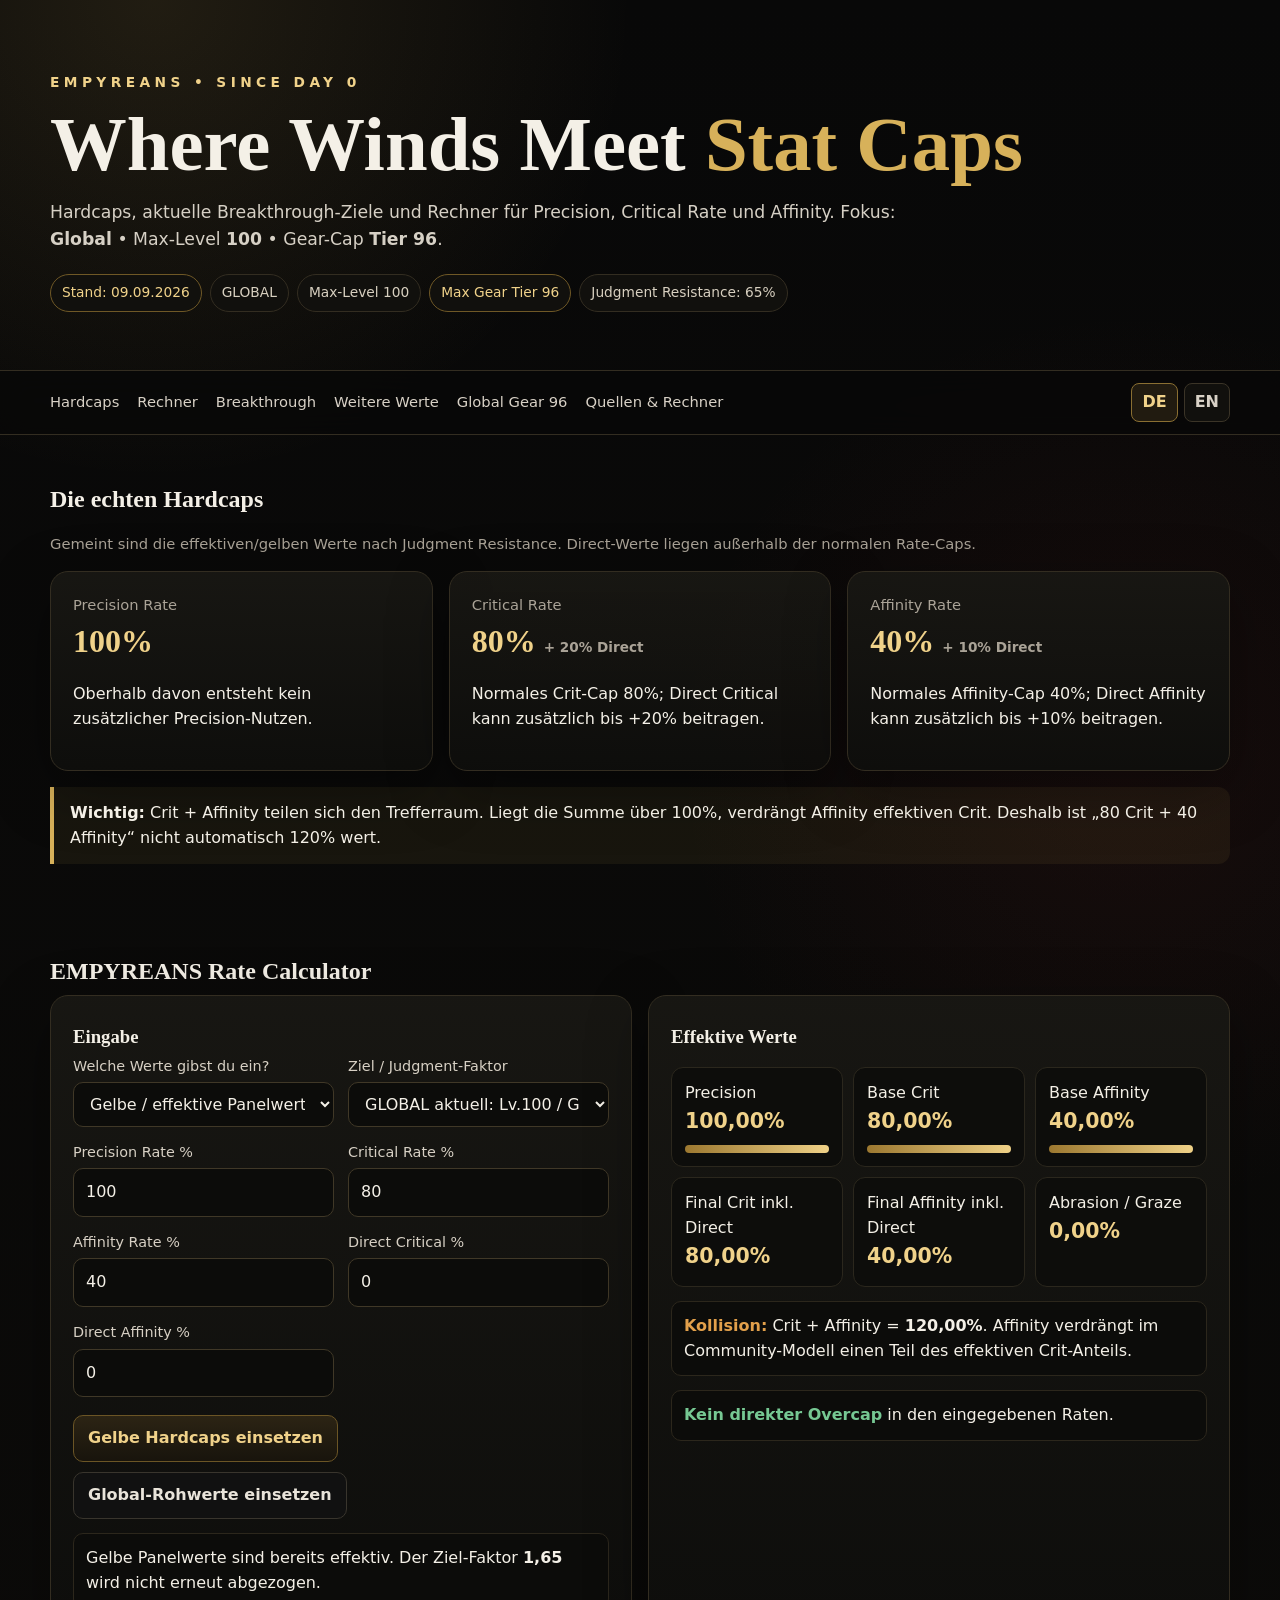
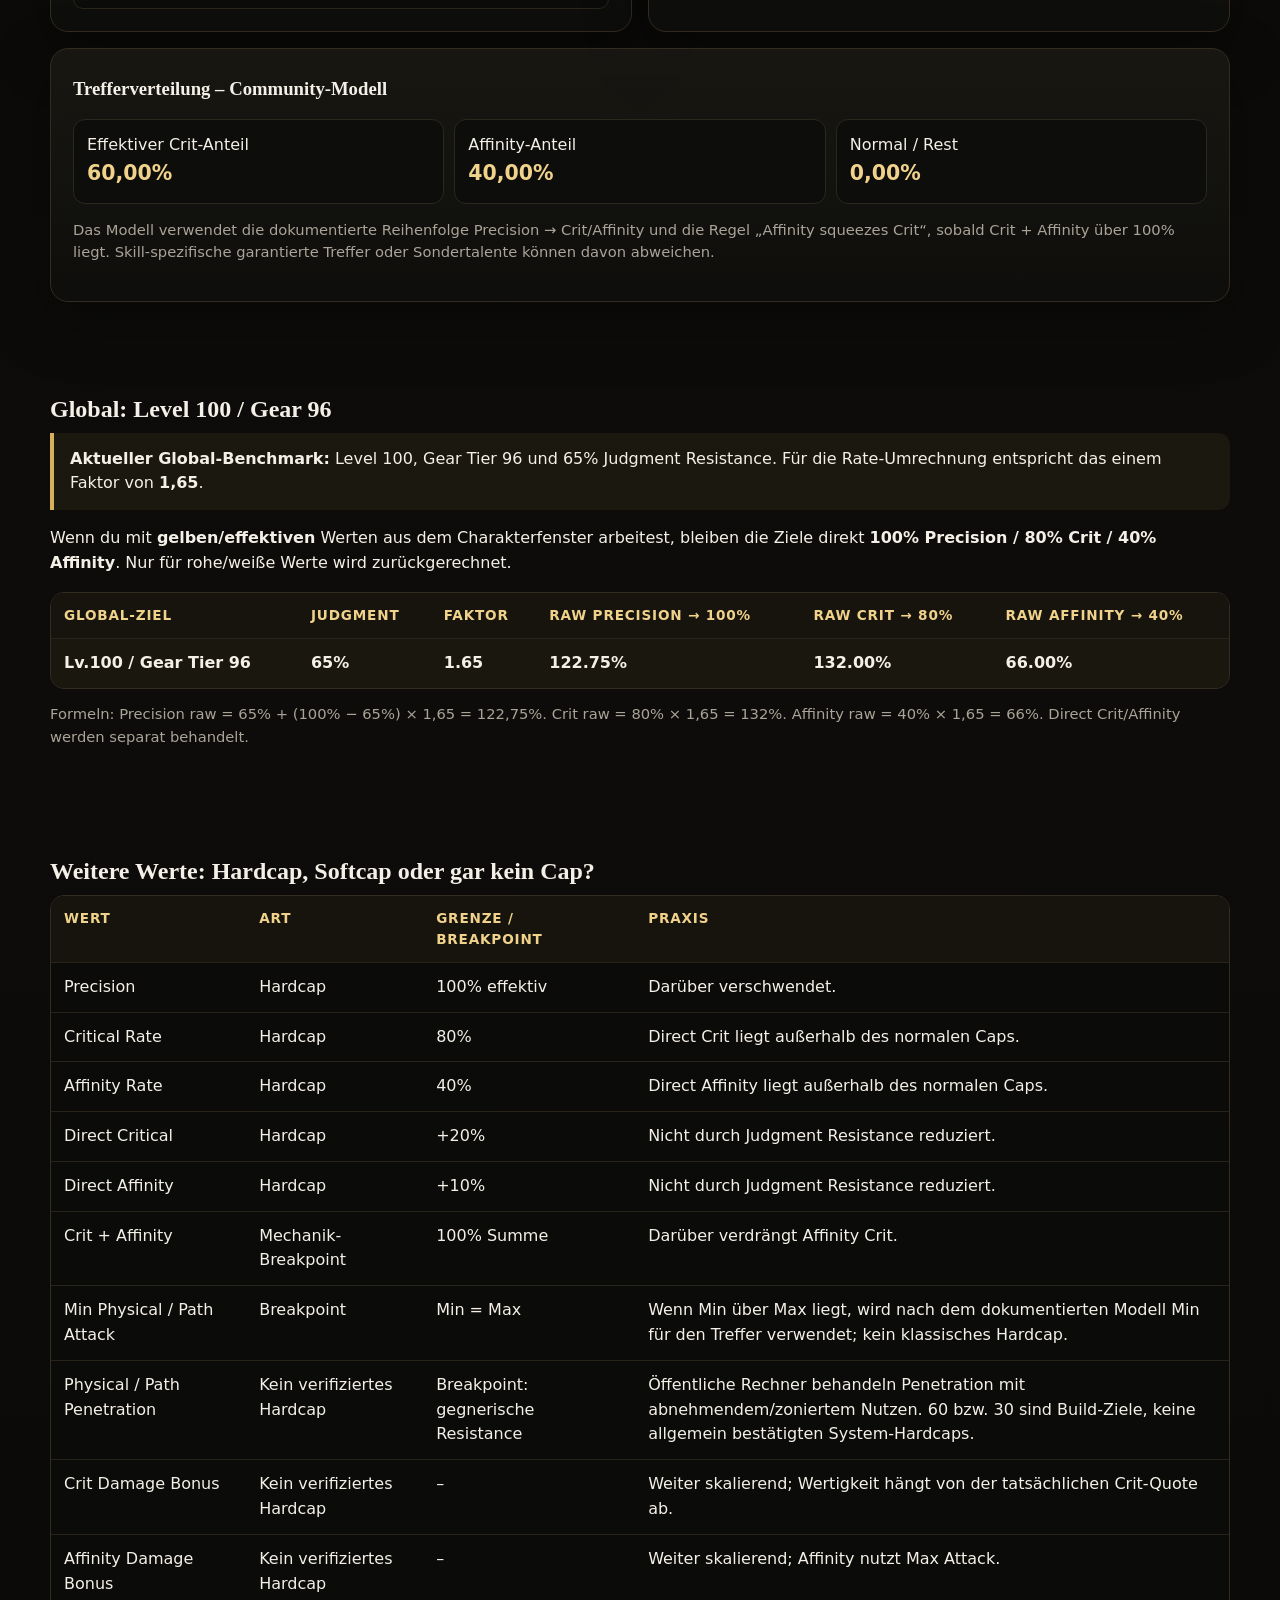
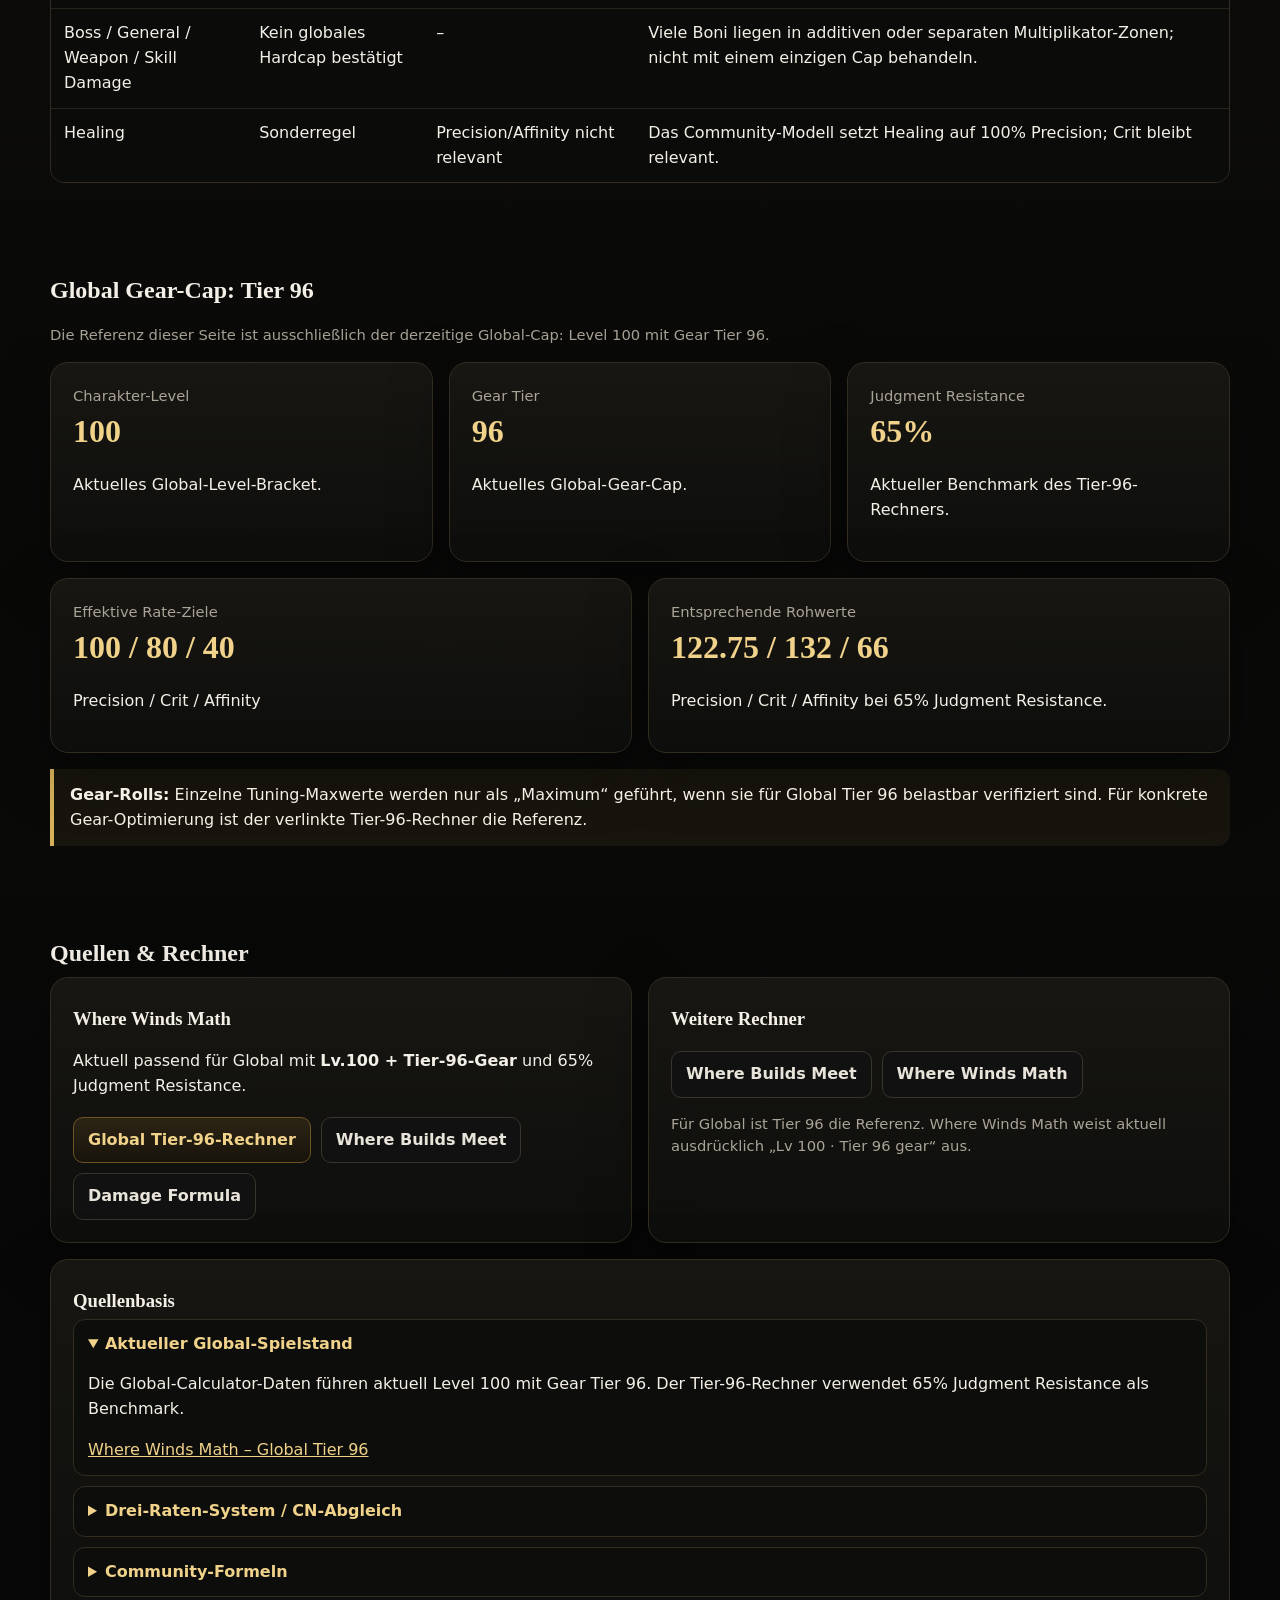
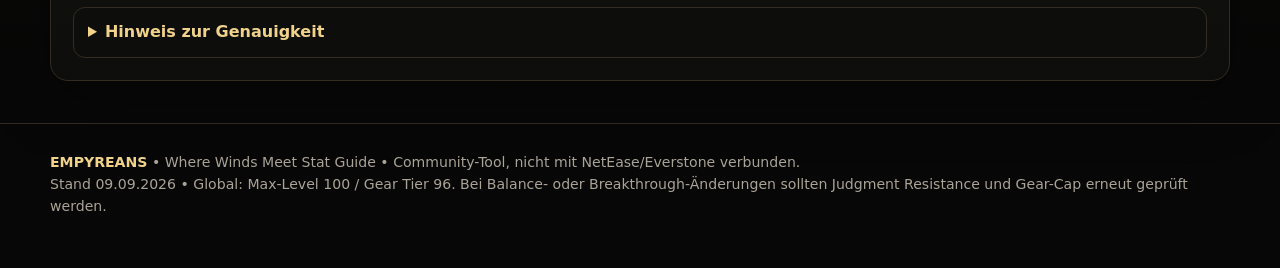
<file: GuideStat Caps.html>
<!doctype html>
<html lang="de">
<head>
<meta charset="utf-8">
<meta name="viewport" content="width=device-width, initial-scale=1">
<title>EMPYREANS • WWM Global Stat Caps & Gear 96 Calculator</title>
<meta name="description" content="EMPYREANS Where Winds Meet Global Stat-Cap Calculator — Level 100, Gear Tier 96.">
<style>
:root{
 --bg:#090909;--panel:#11110f;--gold:#d7b15a;--gold2:#f0d28a;--text:#f4f0e7;
 --muted:#aaa397;--green:#76c893;--orange:#e2a04b;--line:#332d21;
 --shadow:0 18px 60px rgba(0,0,0,.35)
}
*{box-sizing:border-box}html{scroll-behavior:smooth}
body{margin:0;color:var(--text);background:
 radial-gradient(circle at 12% 0%,rgba(215,177,90,.12),transparent 30rem),
 radial-gradient(circle at 88% 15%,rgba(143,39,39,.10),transparent 28rem),
 linear-gradient(180deg,#080808,#0d0c0a 45%,#070707);
 font:16px/1.55 system-ui,-apple-system,BlinkMacSystemFont,"Segoe UI",sans-serif}
a{color:var(--gold2)}button{font:inherit}
.wrap{width:min(1180px,calc(100% - 32px));margin:auto}
.hero{padding:72px 0 36px;border-bottom:1px solid var(--line)}
.brand{letter-spacing:.32em;text-transform:uppercase;color:var(--gold2);font-weight:800;font-size:.86rem}
h1,h2,h3{font-family:Georgia,"Times New Roman",serif;margin:.2em 0}
h1{font-size:clamp(2.25rem,6vw,5rem);line-height:.95;max-width:1000px}
h1 span{color:var(--gold)}
.lead{max-width:850px;color:#d6d0c5;font-size:1.08rem}
.badges{display:flex;gap:8px;flex-wrap:wrap;margin:22px 0}
.badge{border:1px solid var(--line);background:#11100d;padding:7px 11px;border-radius:999px;color:#d8d0c0;font-size:.86rem}
.badge.gold{border-color:#6f5826;color:var(--gold2)}
nav{position:sticky;top:0;z-index:5;background:rgba(8,8,8,.9);backdrop-filter:blur(14px);border-bottom:1px solid var(--line)}
nav .wrap{display:flex;gap:18px;overflow:auto;padding:12px 0;align-items:center}
nav a{text-decoration:none;color:#d8d1c6;white-space:nowrap;font-size:.92rem}
nav a:hover{color:var(--gold2)}
.lang-switch{margin-left:auto;display:flex;gap:6px}
.lang-btn{border:1px solid #3b3427;background:#11100d;color:#d8d1c6;border-radius:8px;padding:6px 10px;cursor:pointer;font-weight:800}
.lang-btn.active{border-color:#8a6f32;color:var(--gold2);background:#211b10}
section{padding:42px 0}.grid{display:grid;grid-template-columns:repeat(12,1fr);gap:16px}
.card{background:linear-gradient(180deg,rgba(24,23,19,.94),rgba(14,14,12,.96));border:1px solid var(--line);border-radius:18px;padding:22px;box-shadow:var(--shadow)}
.span4{grid-column:span 4}.span6{grid-column:span 6}.span12{grid-column:span 12}
.kpi{font-size:2rem;font-family:Georgia,serif;color:var(--gold2);font-weight:700}
.kpi small{font:600 .85rem system-ui;color:var(--muted)}
.sub{color:var(--muted);font-size:.92rem}.good{color:var(--green)}.warn{color:var(--orange)}.bad{color:#f18484}
.tablewrap{overflow:auto;border:1px solid var(--line);border-radius:14px}
table{width:100%;border-collapse:collapse;min-width:720px;background:rgba(12,12,10,.72)}
th,td{padding:12px 13px;border-bottom:1px solid #28241b;text-align:left;vertical-align:top}
th{background:#17140e;color:var(--gold2);font-size:.85rem;text-transform:uppercase;letter-spacing:.06em}
tr:last-child td{border-bottom:0}.current{background:rgba(215,177,90,.07)}
.callout{border-left:4px solid var(--gold);padding:14px 16px;background:rgba(215,177,90,.07);border-radius:0 12px 12px 0}
.controls{display:grid;grid-template-columns:repeat(2,minmax(0,1fr));gap:14px}
label{display:block;color:#d7d0c4;font-size:.9rem;margin-bottom:5px}
input,select{width:100%;border:1px solid #403827;background:#0c0c0a;color:var(--text);border-radius:10px;padding:11px 12px;font:inherit;outline:none}
input:focus,select:focus{border-color:var(--gold)}
.resultgrid{display:grid;grid-template-columns:repeat(3,1fr);gap:10px;margin-top:16px}
.result{background:#0d0d0b;border:1px solid #2b271d;border-radius:12px;padding:13px}
.result b{display:block;font-size:1.28rem;color:var(--gold2)}
.bar{height:8px;background:#252117;border-radius:99px;overflow:hidden;margin-top:8px}
.bar i{display:block;height:100%;background:linear-gradient(90deg,#9c7830,#efd187);width:0}
.status{margin-top:14px;padding:12px;border-radius:10px;background:#0c0c0a;border:1px solid #2c271c}
.btnrow{display:flex;gap:10px;flex-wrap:wrap;margin-top:18px}
.btn{display:inline-block;padding:10px 14px;cursor:pointer;border-radius:10px;text-decoration:none;font-weight:700;border:1px solid #6b5525;background:linear-gradient(#2c2414,#18140c);color:var(--gold2)}
.btn.secondary{border-color:#39352d;background:#111;color:#e9e4da}
details{border:1px solid var(--line);border-radius:12px;padding:12px 14px;background:#0d0d0b}
details+details{margin-top:10px}summary{cursor:pointer;color:var(--gold2);font-weight:700}
.foot{border-top:1px solid var(--line);padding:28px 0 50px;color:var(--muted);font-size:.88rem}
@media(max-width:850px){.span4,.span6{grid-column:span 12}.controls,.resultgrid{grid-template-columns:1fr}h1{font-size:2.7rem}.lang-switch{margin-left:0}}
</style>
</head>
<body>
<header class="hero">
 <div class="wrap">
  <div class="brand">EMPYREANS • Since Day 0</div>
  <h1 data-de='Where Winds Meet <span>Stat Caps</span>' data-en='Where Winds Meet <span>Stat Caps</span>' data-html></h1>
  <p class="lead" data-de='Hardcaps, aktuelle Breakthrough-Ziele und Rechner für Precision, Critical Rate und Affinity. Fokus: <strong>Global</strong> • Max-Level <strong>100</strong> • Gear-Cap <strong>Tier 96</strong>.' data-en='Hard caps, current breakthrough targets and calculators for Precision, Critical Rate and Affinity. Focus: <strong>Global</strong> • Max Level <strong>100</strong> • Gear Cap <strong>Tier 96</strong>.' data-html></p>
  <div class="badges">
   <span class="badge gold" data-de="Stand: 09.09.2026" data-en="Updated: 09 Sep 2026"></span>
   <span class="badge">GLOBAL</span>
   <span class="badge" data-de="Max-Level 100" data-en="Max Level 100"></span>
   <span class="badge gold" data-de="Max Gear Tier 96" data-en="Max Gear Tier 96"></span>
   <span class="badge">Judgment Resistance: 65%</span>
  </div>
 </div>
</header>

<nav><div class="wrap">
 <a href="#caps" data-de="Hardcaps" data-en="Hard Caps"></a>
 <a href="#calculator" data-de="Rechner" data-en="Calculator"></a>
 <a href="#breakthrough">Breakthrough</a>
 <a href="#other" data-de="Weitere Werte" data-en="Other Stats"></a>
 <a href="#gear96">Global Gear 96</a>
 <a href="#sources" data-de="Quellen & Rechner" data-en="Sources & Calculators"></a>
 <div class="lang-switch">
  <button id="langDE" class="lang-btn" type="button">DE</button>
  <button id="langEN" class="lang-btn" type="button">EN</button>
 </div>
</div></nav>

<main>
<section id="caps"><div class="wrap">
 <h2 data-de="Die echten Hardcaps" data-en="Confirmed Hard Caps"></h2>
 <p class="sub" data-de="Gemeint sind die effektiven/gelben Werte nach Judgment Resistance. Direct-Werte liegen außerhalb der normalen Rate-Caps." data-en="These are effective/yellow values after Judgment Resistance. Direct stats sit outside the normal rate caps."></p>
 <div class="grid">
  <div class="card span4"><div class="sub">Precision Rate</div><div class="kpi">100%</div><p data-de="Oberhalb davon entsteht kein zusätzlicher Precision-Nutzen." data-en="Anything above this provides no additional Precision benefit."></p></div>
  <div class="card span4"><div class="sub">Critical Rate</div><div class="kpi">80% <small>+ 20% Direct</small></div><p data-de="Normales Crit-Cap 80%; Direct Critical kann zusätzlich bis +20% beitragen." data-en="Normal Crit cap is 80%; Direct Critical can add up to another +20%."></p></div>
  <div class="card span4"><div class="sub">Affinity Rate</div><div class="kpi">40% <small>+ 10% Direct</small></div><p data-de="Normales Affinity-Cap 40%; Direct Affinity kann zusätzlich bis +10% beitragen." data-en="Normal Affinity cap is 40%; Direct Affinity can add up to another +10%."></p></div>
 </div>
 <div class="callout" style="margin-top:16px" data-de='<strong>Wichtig:</strong> Crit + Affinity teilen sich den Trefferraum. Liegt die Summe über 100%, verdrängt Affinity effektiven Crit. Deshalb ist „80 Crit + 40 Affinity“ nicht automatisch 120% wert.' data-en='<strong>Important:</strong> Crit + Affinity share the same hit-outcome space. If their sum exceeds 100%, Affinity pushes out effective Crit. So “80 Crit + 40 Affinity” is not automatically worth 120%.' data-html></div>
</div></section>

<section id="calculator"><div class="wrap">
 <h2>EMPYREANS Rate Calculator</h2>
 <div class="grid">
  <div class="card span6">
   <h3 data-de="Eingabe" data-en="Input"></h3>
   <div class="controls">
    <div><label data-de="Welche Werte gibst du ein?" data-en="Which values are you entering?"></label>
     <select id="mode">
      <option value="yellow" data-de="Gelbe / effektive Panelwerte" data-en="Yellow / effective panel values"></option>
      <option value="white" data-de="Weiße / rohe Werte" data-en="White / raw values"></option>
     </select>
    </div>
    <div><label data-de="Ziel / Judgment-Faktor" data-en="Target / Judgment factor"></label>
     <select id="target">
      <option value="1" data-de="Ohne Judgment Resistance / Faktor 1,00" data-en="No Judgment Resistance / factor 1.00"></option>
      <option value="1.15" data-de="15% Judgment Resistance / Faktor 1,15" data-en="15% Judgment Resistance / factor 1.15"></option>
      <option value="1.30" data-de="30% Judgment Resistance / Faktor 1,30" data-en="30% Judgment Resistance / factor 1.30"></option>
      <option value="1.45" data-de="45% Judgment Resistance / Faktor 1,45" data-en="45% Judgment Resistance / factor 1.45"></option>
      <option value="1.65" selected data-de="GLOBAL aktuell: Lv.100 / Gear 96 / 65% / Faktor 1,65" data-en="GLOBAL current: Lv.100 / Gear 96 / 65% / factor 1.65"></option>
     </select>
    </div>
    <div><label>Precision Rate %</label><input id="precision" type="number" step="0.1" value="100"></div>
    <div><label>Critical Rate %</label><input id="crit" type="number" step="0.1" value="80"></div>
    <div><label>Affinity Rate %</label><input id="aff" type="number" step="0.1" value="40"></div>
    <div><label>Direct Critical %</label><input id="dcrit" type="number" step="0.1" value="0"></div>
    <div><label>Direct Affinity %</label><input id="daff" type="number" step="0.1" value="0"></div>
   </div>
   <div class="btnrow">
    <button class="btn" id="setYellow" type="button" data-de="Gelbe Hardcaps einsetzen" data-en="Set yellow hard caps"></button>
    <button class="btn secondary" id="setGlobalRaw" type="button" data-de="Global-Rohwerte einsetzen" data-en="Set Global raw targets"></button>
   </div>
   <div class="status" id="inputHint"></div>
  </div>

  <div class="card span6">
   <h3 data-de="Effektive Werte" data-en="Effective Values"></h3>
   <div class="resultgrid">
    <div class="result"><span>Precision</span><b id="rp">–</b><div class="bar"><i id="bp"></i></div></div>
    <div class="result"><span>Base Crit</span><b id="rc">–</b><div class="bar"><i id="bc"></i></div></div>
    <div class="result"><span>Base Affinity</span><b id="ra">–</b><div class="bar"><i id="ba"></i></div></div>
    <div class="result"><span data-de="Final Crit inkl. Direct" data-en="Final Crit incl. Direct"></span><b id="rfc">–</b></div>
    <div class="result"><span data-de="Final Affinity inkl. Direct" data-en="Final Affinity incl. Direct"></span><b id="rfa">–</b></div>
    <div class="result"><span>Abrasion / Graze</span><b id="rg">–</b></div>
   </div>
   <div class="status" id="collision"></div>
   <div class="status" id="overcap"></div>
  </div>

  <div class="card span12">
   <h3 data-de="Trefferverteilung – Community-Modell" data-en="Hit Distribution – Community Model"></h3>
   <div class="resultgrid">
    <div class="result"><span data-de="Effektiver Crit-Anteil" data-en="Effective Crit share"></span><b id="outCrit">–</b></div>
    <div class="result"><span data-de="Affinity-Anteil" data-en="Affinity share"></span><b id="outAff">–</b></div>
    <div class="result"><span data-de="Normal / Rest" data-en="Normal / remainder"></span><b id="outNormal">–</b></div>
   </div>
   <p class="sub" data-de="Das Modell verwendet die dokumentierte Reihenfolge Precision → Crit/Affinity und die Regel „Affinity squeezes Crit“, sobald Crit + Affinity über 100% liegt. Skill-spezifische garantierte Treffer oder Sondertalente können davon abweichen." data-en="The model uses the documented order Precision → Crit/Affinity and the rule that “Affinity squeezes Crit” once Crit + Affinity exceeds 100%. Skill-specific guaranteed outcomes or special talents may behave differently."></p>
  </div>
 </div>
</div></section>

<section id="breakthrough"><div class="wrap">
 <h2>Global: Level 100 / Gear 96</h2>
 <div class="callout" data-de='<strong>Aktueller Global-Benchmark:</strong> Level 100, Gear Tier 96 und 65% Judgment Resistance. Für die Rate-Umrechnung entspricht das einem Faktor von <strong>1,65</strong>.' data-en='<strong>Current Global benchmark:</strong> Level 100, Gear Tier 96 and 65% Judgment Resistance. For rate conversion, this corresponds to a factor of <strong>1.65</strong>.' data-html></div>
 <p data-de='Wenn du mit <strong>gelben/effektiven</strong> Werten aus dem Charakterfenster arbeitest, bleiben die Ziele direkt <strong>100% Precision / 80% Crit / 40% Affinity</strong>. Nur für rohe/weiße Werte wird zurückgerechnet.' data-en='If you use the <strong>yellow/effective</strong> values from the character panel, the targets remain <strong>100% Precision / 80% Crit / 40% Affinity</strong>. Conversion is only needed for raw/white values.' data-html></p>
 <div class="tablewrap"><table>
  <thead><tr>
   <th data-de="Global-Ziel" data-en="Global target"></th>
   <th>Judgment</th>
   <th data-de="Faktor" data-en="Factor"></th>
   <th data-de="Raw Precision → 100%" data-en="Raw Precision → 100%"></th>
   <th data-de="Raw Crit → 80%" data-en="Raw Crit → 80%"></th>
   <th data-de="Raw Affinity → 40%" data-en="Raw Affinity → 40%"></th>
  </tr></thead>
  <tbody><tr class="current"><td><strong>Lv.100 / Gear Tier 96</strong></td><td><strong>65%</strong></td><td><strong>1.65</strong></td><td><strong>122.75%</strong></td><td><strong>132.00%</strong></td><td><strong>66.00%</strong></td></tr></tbody>
 </table></div>
 <p class="sub" data-de="Formeln: Precision raw = 65% + (100% − 65%) × 1,65 = 122,75%. Crit raw = 80% × 1,65 = 132%. Affinity raw = 40% × 1,65 = 66%. Direct Crit/Affinity werden separat behandelt." data-en="Formulas: Precision raw = 65% + (100% − 65%) × 1.65 = 122.75%. Crit raw = 80% × 1.65 = 132%. Affinity raw = 40% × 1.65 = 66%. Direct Crit/Affinity are handled separately."></p>
</div></section>

<section id="other"><div class="wrap">
 <h2 data-de="Weitere Werte: Hardcap, Softcap oder gar kein Cap?" data-en="Other Stats: Hard Cap, Soft Cap or No Cap?"></h2>
 <div class="tablewrap"><table>
  <thead><tr>
   <th data-de="Wert" data-en="Stat"></th>
   <th data-de="Art" data-en="Type"></th>
   <th data-de="Grenze / Breakpoint" data-en="Limit / Breakpoint"></th>
   <th data-de="Praxis" data-en="Practical meaning"></th>
  </tr></thead>
  <tbody>
   <tr><td>Precision</td><td data-de="Hardcap" data-en="Hard cap"></td><td data-de="100% effektiv" data-en="100% effective"></td><td data-de="Darüber verschwendet." data-en="Anything above is wasted."></td></tr>
   <tr><td>Critical Rate</td><td data-de="Hardcap" data-en="Hard cap"></td><td>80%</td><td data-de="Direct Crit liegt außerhalb des normalen Caps." data-en="Direct Crit sits outside the normal cap."></td></tr>
   <tr><td>Affinity Rate</td><td data-de="Hardcap" data-en="Hard cap"></td><td>40%</td><td data-de="Direct Affinity liegt außerhalb des normalen Caps." data-en="Direct Affinity sits outside the normal cap."></td></tr>
   <tr><td>Direct Critical</td><td data-de="Hardcap" data-en="Hard cap"></td><td>+20%</td><td data-de="Nicht durch Judgment Resistance reduziert." data-en="Not reduced by Judgment Resistance."></td></tr>
   <tr><td>Direct Affinity</td><td data-de="Hardcap" data-en="Hard cap"></td><td>+10%</td><td data-de="Nicht durch Judgment Resistance reduziert." data-en="Not reduced by Judgment Resistance."></td></tr>
   <tr><td>Crit + Affinity</td><td data-de="Mechanik-Breakpoint" data-en="Mechanic breakpoint"></td><td data-de="100% Summe" data-en="100% total"></td><td data-de="Darüber verdrängt Affinity Crit." data-en="Above this, Affinity pushes out Crit."></td></tr>
   <tr><td>Min Physical / Path Attack</td><td>Breakpoint</td><td>Min = Max</td><td data-de="Wenn Min über Max liegt, wird nach dem dokumentierten Modell Min für den Treffer verwendet; kein klassisches Hardcap." data-en="If Min exceeds Max, the documented model uses Min for the hit; this is not a classic hard cap."></td></tr>
   <tr><td>Physical / Path Penetration</td><td data-de="Kein verifiziertes Hardcap" data-en="No verified hard cap"></td><td data-de="Breakpoint: gegnerische Resistance" data-en="Breakpoint: enemy Resistance"></td><td data-de="Öffentliche Rechner behandeln Penetration mit abnehmendem/zoniertem Nutzen. 60 bzw. 30 sind Build-Ziele, keine allgemein bestätigten System-Hardcaps." data-en="Public calculators treat Penetration with diminishing/zone-based value. 60 and 30 are build targets, not generally confirmed system hard caps."></td></tr>
   <tr><td>Crit Damage Bonus</td><td data-de="Kein verifiziertes Hardcap" data-en="No verified hard cap"></td><td>–</td><td data-de="Weiter skalierend; Wertigkeit hängt von der tatsächlichen Crit-Quote ab." data-en="Continues to scale; value depends on your actual Crit rate."></td></tr>
   <tr><td>Affinity Damage Bonus</td><td data-de="Kein verifiziertes Hardcap" data-en="No verified hard cap"></td><td>–</td><td data-de="Weiter skalierend; Affinity nutzt Max Attack." data-en="Continues to scale; Affinity uses Max Attack."></td></tr>
   <tr><td>Boss / General / Weapon / Skill Damage</td><td data-de="Kein globales Hardcap bestätigt" data-en="No global hard cap confirmed"></td><td>–</td><td data-de="Viele Boni liegen in additiven oder separaten Multiplikator-Zonen; nicht mit einem einzigen Cap behandeln." data-en="Many bonuses sit in additive or separate multiplier buckets; do not treat them as one single capped stat."></td></tr>
   <tr><td>Healing</td><td data-de="Sonderregel" data-en="Special rule"></td><td data-de="Precision/Affinity nicht relevant" data-en="Precision/Affinity not relevant"></td><td data-de="Das Community-Modell setzt Healing auf 100% Precision; Crit bleibt relevant." data-en="The community model treats healing as 100% Precision; Crit remains relevant."></td></tr>
  </tbody>
 </table></div>
</div></section>

<section id="gear96"><div class="wrap">
 <h2 data-de="Global Gear-Cap: Tier 96" data-en="Global Gear Cap: Tier 96"></h2>
 <p class="sub" data-de="Die Referenz dieser Seite ist ausschließlich der derzeitige Global-Cap: Level 100 mit Gear Tier 96." data-en="This page is strictly based on the current Global cap: Level 100 with Gear Tier 96."></p>
 <div class="grid">
  <div class="card span4"><div class="sub" data-de="Charakter-Level" data-en="Character Level"></div><div class="kpi">100</div><p data-de="Aktuelles Global-Level-Bracket." data-en="Current Global level bracket."></p></div>
  <div class="card span4"><div class="sub">Gear Tier</div><div class="kpi">96</div><p data-de="Aktuelles Global-Gear-Cap." data-en="Current Global gear cap."></p></div>
  <div class="card span4"><div class="sub">Judgment Resistance</div><div class="kpi">65%</div><p data-de="Aktueller Benchmark des Tier-96-Rechners." data-en="Current benchmark used by the Tier-96 calculator."></p></div>
  <div class="card span6"><div class="sub" data-de="Effektive Rate-Ziele" data-en="Effective rate targets"></div><div class="kpi">100 / 80 / 40</div><p>Precision / Crit / Affinity</p></div>
  <div class="card span6"><div class="sub" data-de="Entsprechende Rohwerte" data-en="Equivalent raw targets"></div><div class="kpi">122.75 / 132 / 66</div><p data-de="Precision / Crit / Affinity bei 65% Judgment Resistance." data-en="Precision / Crit / Affinity at 65% Judgment Resistance."></p></div>
 </div>
 <div class="callout" style="margin-top:16px" data-de='<strong>Gear-Rolls:</strong> Einzelne Tuning-Maxwerte werden nur als „Maximum“ geführt, wenn sie für Global Tier 96 belastbar verifiziert sind. Für konkrete Gear-Optimierung ist der verlinkte Tier-96-Rechner die Referenz.' data-en='<strong>Gear rolls:</strong> Individual tuning maximums are only listed as “maximum” when reliably verified for Global Tier 96. For actual gear optimization, use the linked Tier-96 calculator as the reference.' data-html></div>
</div></section>

<section id="sources"><div class="wrap">
 <h2 data-de="Quellen & Rechner" data-en="Sources & Calculators"></h2>
 <div class="grid">
  <div class="card span6">
   <h3>Where Winds Math</h3>
   <p data-de='Aktuell passend für Global mit <strong>Lv.100 + Tier-96-Gear</strong> und 65% Judgment Resistance.' data-en='Currently aligned with Global at <strong>Lv.100 + Tier-96 gear</strong> and 65% Judgment Resistance.' data-html></p>
   <div class="btnrow">
    <a class="btn" href="https://wwmath-fanmade.vercel.app/" target="_blank" rel="noopener" data-de="Global Tier-96-Rechner" data-en="Global Tier-96 Calculator"></a>
    <a class="btn secondary" href="https://greydust.github.io/where-builds-meet/" target="_blank" rel="noopener">Where Builds Meet</a>
    <a class="btn secondary" href="https://wherewindsmeetcalculator.com/wiki/damage-formula" target="_blank" rel="noopener">Damage Formula</a>
   </div>
  </div>
  <div class="card span6">
   <h3 data-de="Weitere Rechner" data-en="Other Calculators"></h3>
   <div class="btnrow">
    <a class="btn secondary" href="https://greydust.github.io/where-builds-meet/" target="_blank" rel="noopener">Where Builds Meet</a>
    <a class="btn secondary" href="https://wwmath-fanmade.vercel.app/" target="_blank" rel="noopener">Where Winds Math</a>
   </div>
   <p class="sub" data-de="Für Global ist Tier 96 die Referenz. Where Winds Math weist aktuell ausdrücklich „Lv 100 · Tier 96 gear“ aus." data-en="For Global, Tier 96 is the reference. Where Winds Math currently states “Lv 100 · Tier 96 gear” explicitly."></p>
  </div>
  <div class="card span12">
   <h3 data-de="Quellenbasis" data-en="Source Basis"></h3>
   <details open>
    <summary data-de="Aktueller Global-Spielstand" data-en="Current Global Game State"></summary>
    <p data-de="Die Global-Calculator-Daten führen aktuell Level 100 mit Gear Tier 96. Der Tier-96-Rechner verwendet 65% Judgment Resistance als Benchmark." data-en="Current Global calculator data lists Level 100 with Gear Tier 96. The Tier-96 calculator uses 65% Judgment Resistance as its benchmark."></p>
    <a href="https://wwmath-fanmade.vercel.app/" target="_blank" rel="noopener">Where Winds Math – Global Tier 96</a>
   </details>
   <details>
    <summary data-de="Drei-Raten-System / CN-Abgleich" data-en="Three-Rate System / CN Cross-Check"></summary>
    <p data-de="CN-Guides dokumentieren 100% Precision, 80% Crit-Cap, 40% Affinity-Cap, die Trefferreihenfolge und den Hinweis, dass gelbe Panelwerte Judgment Resistance bereits berücksichtigen." data-en="CN guides document 100% Precision, an 80% Crit cap, a 40% Affinity cap, the hit-resolution order, and that yellow panel values already account for Judgment Resistance."></p>
    <a href="https://www.gamersky.com/handbook/202512/2061761.shtml?gsAppOpenWithNewWindow=true" target="_blank" rel="noopener">GamerSky CN Guide</a>
   </details>
   <details>
    <summary data-de="Community-Formeln" data-en="Community Formulas"></summary>
    <p data-de="Die offenen Rechner dokumentieren Base Damage, Crit/Affinity, Precision, Judgment Resistance und die Crit/Affinity-Kollision. Where Builds Meet führt aktuell Gear Tier 96 und 65% Judgment Resistance." data-en="The open calculators document Base Damage, Crit/Affinity, Precision, Judgment Resistance and the Crit/Affinity collision. Where Builds Meet currently uses Gear Tier 96 and 65% Judgment Resistance."></p>
    <a href="https://greydust.github.io/where-builds-meet/" target="_blank" rel="noopener">Where Builds Meet</a>
   </details>
   <details>
    <summary data-de="Hinweis zur Genauigkeit" data-en="Accuracy Note"></summary>
    <p data-de="Die Hardcaps der drei Raten sind gut belegt. Einige tiefergehende Schadensformeln sind Community-Theorycrafting und nicht vollständig offiziell veröffentlicht. Deshalb werden Build-Ziele wie Penetration 60/30 ausdrücklich nicht als Hardcaps bezeichnet." data-en="The three rate hard caps are well supported. Some deeper damage formulas are community theorycrafting and are not fully published officially. Therefore build targets such as Penetration 60/30 are explicitly not labeled as hard caps."></p>
   </details>
  </div>
 </div>
</div></section>
</main>

<footer class="foot"><div class="wrap">
 <strong style="color:var(--gold2)">EMPYREANS</strong> • Where Winds Meet Stat Guide •
 <span data-de="Community-Tool, nicht mit NetEase/Everstone verbunden." data-en="Community tool, not affiliated with NetEase/Everstone."></span><br>
 <span data-de="Stand 09.09.2026 • Global: Max-Level 100 / Gear Tier 96. Bei Balance- oder Breakthrough-Änderungen sollten Judgment Resistance und Gear-Cap erneut geprüft werden." data-en="Updated 09 Sep 2026 • Global: Max Level 100 / Gear Tier 96. Re-check Judgment Resistance and the gear cap after balance or breakthrough changes."></span>
</div></footer>

<script>
const $=id=>document.getElementById(id);
let lang=localStorage.getItem("empyreansLang")||"de";
const num=(v,d=2)=>new Intl.NumberFormat(lang==="de"?"de-DE":"en-US",{minimumFractionDigits:d,maximumFractionDigits:d}).format(v);
const pct=v=>num(v,2)+"%";
const clamp=(v,min,max)=>Math.min(max,Math.max(min,v));

function translate(){
 document.documentElement.lang=lang;
 document.title=lang==="de" ? "EMPYREANS • WWM Global Stat Caps & Gear 96 Rechner" : "EMPYREANS • WWM Global Stat Caps & Gear 96 Calculator";
 document.querySelectorAll("[data-de][data-en]").forEach(el=>{
   const val=el.getAttribute("data-"+lang);
   if(el.hasAttribute("data-html")) el.innerHTML=val; else el.textContent=val;
 });
 $("langDE").classList.toggle("active",lang==="de");
 $("langEN").classList.toggle("active",lang==="en");
 update();
}

function update(){
 const mode=$("mode").value;
 const factor=parseFloat($("target").value);
 const rawP=parseFloat($("precision").value)||0;
 const rawC=parseFloat($("crit").value)||0;
 const rawA=parseFloat($("aff").value)||0;
 const dC=parseFloat($("dcrit").value)||0;
 const dA=parseFloat($("daff").value)||0;

 let ep=rawP,ec=rawC,ea=rawA;
 if(mode==="white"){
   ep=65+(rawP-65)/factor;
   ec=rawC/factor;
   ea=rawA/factor;
   $("inputHint").innerHTML=lang==="de"
    ? `Weiße/Rohwerte werden mit Faktor <strong>${num(factor,2)}</strong> auf effektive/gelbe Werte umgerechnet.`
    : `White/raw values are converted to effective/yellow values using factor <strong>${num(factor,2)}</strong>.`;
 } else {
   $("inputHint").innerHTML=lang==="de"
    ? `Gelbe Panelwerte sind bereits effektiv. Der Ziel-Faktor <strong>${num(factor,2)}</strong> wird nicht erneut abgezogen.`
    : `Yellow panel values are already effective. The target factor <strong>${num(factor,2)}</strong> is not applied again.`;
 }

 const p=clamp(ep,0,100), c=clamp(ec,0,80), a=clamp(ea,0,40);
 const dc=clamp(dC,0,20), da=clamp(dA,0,10);
 const finalC=clamp(c+dc,0,100), finalA=clamp(a+da,0,50);

 $("rp").textContent=pct(p); $("rc").textContent=pct(c); $("ra").textContent=pct(a);
 $("rfc").textContent=pct(finalC); $("rfa").textContent=pct(finalA);
 $("bp").style.width=clamp(p,0,100)+"%";
 $("bc").style.width=clamp(c/80*100,0,100)+"%";
 $("ba").style.width=clamp(a/40*100,0,100)+"%";

 const P=p/100,C=finalC/100,A=finalA/100;
 const actualCrit=(C+A<=1)?P*C:P*(1-A);
 const graze=(1-P)*(1-A);
 const affShare=A;
 const normal=clamp(1-actualCrit-affShare-graze,0,1);

 $("rg").textContent=pct(graze*100);
 $("outCrit").textContent=pct(actualCrit*100);
 $("outAff").textContent=pct(affShare*100);
 $("outNormal").textContent=pct(normal*100);

 const sum=finalC+finalA;
 $("collision").innerHTML=sum>100
  ? (lang==="de"
    ? `<span class="warn"><strong>Kollision:</strong></span> Crit + Affinity = <strong>${pct(sum)}</strong>. Affinity verdrängt im Community-Modell einen Teil des effektiven Crit-Anteils.`
    : `<span class="warn"><strong>Collision:</strong></span> Crit + Affinity = <strong>${pct(sum)}</strong>. In the community model, Affinity pushes out part of the effective Crit share.`)
  : (lang==="de"
    ? `<span class="good"><strong>Keine Rate-Kollision:</strong></span> Crit + Affinity = <strong>${pct(sum)}</strong>.`
    : `<span class="good"><strong>No rate collision:</strong></span> Crit + Affinity = <strong>${pct(sum)}</strong>.`);

 const wastes=[];
 if(ep>100) wastes.push(`Precision +${pct(ep-100)}`);
 if(ec>80) wastes.push(`Base Crit +${pct(ec-80)}`);
 if(ea>40) wastes.push(`Base Affinity +${pct(ea-40)}`);
 if(dC>20) wastes.push(`Direct Crit +${pct(dC-20)}`);
 if(dA>10) wastes.push(`Direct Affinity +${pct(dA-10)}`);
 $("overcap").innerHTML=wastes.length
   ? `<span class="bad"><strong>Overcap:</strong></span> ${wastes.join(" · ")}`
   : (lang==="de"
      ? `<span class="good"><strong>Kein direkter Overcap</strong></span> in den eingegebenen Raten.`
      : `<span class="good"><strong>No direct overcap</strong></span> in the entered rates.`);
}

$("setYellow").addEventListener("click",()=>{
 $("mode").value="yellow";$("target").value="1.65";
 $("precision").value="100";$("crit").value="80";$("aff").value="40";$("dcrit").value="0";$("daff").value="0";update();
});
$("setGlobalRaw").addEventListener("click",()=>{
 $("mode").value="white";$("target").value="1.65";
 $("precision").value="122.75";$("crit").value="132";$("aff").value="66";$("dcrit").value="0";$("daff").value="0";update();
});
$("langDE").addEventListener("click",()=>{lang="de";localStorage.setItem("empyreansLang",lang);translate();});
$("langEN").addEventListener("click",()=>{lang="en";localStorage.setItem("empyreansLang",lang);translate();});
["mode","target","precision","crit","aff","dcrit","daff"].forEach(id=>$(id).addEventListener("input",update));
translate();
</script>
</body>
</html>
</file>
